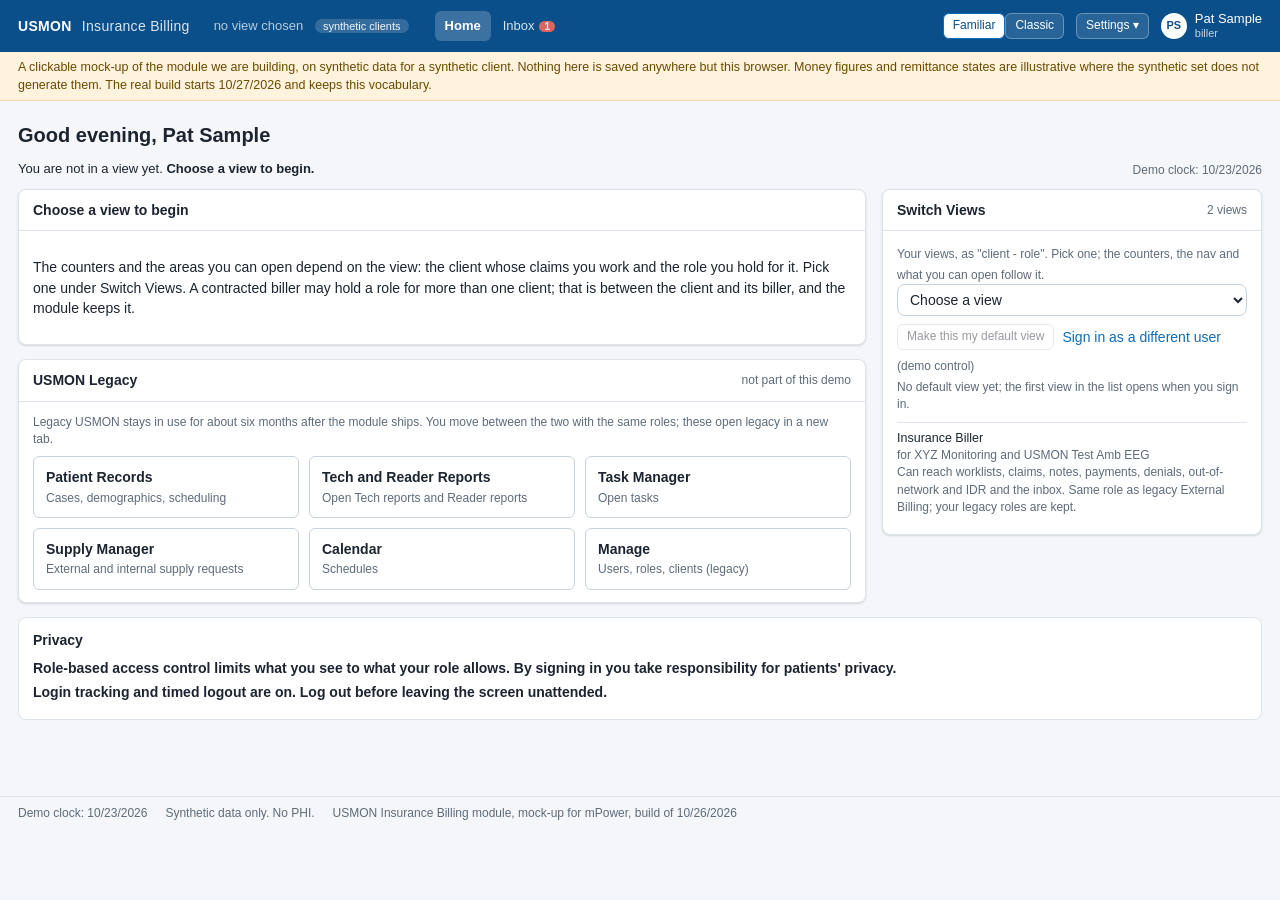
<file: app/index.html>
<!DOCTYPE html>
<html lang="en" data-view="familiar">
<head>
<meta charset="utf-8">
<meta name="viewport" content="width=device-width, initial-scale=1">
<meta name="robots" content="noindex,nofollow">
<title>XYZ Monitoring · Insurance Billing (demo)</title>
<link id="theme-familiar" rel="stylesheet" href="theme-familiar.css">
<link id="theme-classic" rel="stylesheet" href="theme-classic.css" disabled>
</head>
<body>
<header class="topbar">
  <div class="brand">USMON <span>Insurance Billing</span></div>
  <div class="tenant" id="tenantbox"></div>
  <nav id="nav" class="menu"></nav>
  <div class="right">
    <div id="viewswitch" class="viewswitch" title="Every user can switch views; same data and state"></div>
    <div class="settings">
      <button type="button" id="settingsbtn" class="btn sm" data-act="settings-toggle">Settings ▾</button>
      <div id="settingsmenu" class="settingsmenu"></div>
    </div>
    <div id="userbox" class="userbox"></div>
  </div>
</header>
<div class="banner">A clickable mock-up of the module we are building, on synthetic data for a synthetic client. Nothing here is saved anywhere but this browser. Money figures and remittance states are illustrative where the synthetic set does not generate them. The real build starts 10/27/2026 and keeps this vocabulary.</div>
<main id="scene" class="scene"></main>
<footer class="statusbar"><span class="sunk" id="statusleft">Demo clock: 10/23/2026</span><span class="sunk">Synthetic data only. No PHI.</span><span class="sunk">USMON Insurance Billing module, mock-up for mPower, build of 10/26/2026</span></footer>
<div id="dialog" class="dialog-wrap"></div>
<div id="toasts" class="toasts"></div>
<script src="data.js"></script>
<script src="state.js"></script>
<script src="scenes/home.js"></script>
<script src="scenes/worklist.js"></script>
<script src="scenes/notes.js"></script>
<script src="scenes/claim.js"></script>
<script src="scenes/assign.js"></script>
<script src="scenes/settings.js"></script>
<script src="scenes/payments.js"></script>
<script src="scenes/denials.js"></script>
<script src="scenes/idr.js"></script>
<script src="scenes/inbox.js"></script>
<script src="scenes/reports.js"></script>
<script src="app.js"></script>
</body>
</html>
</file>
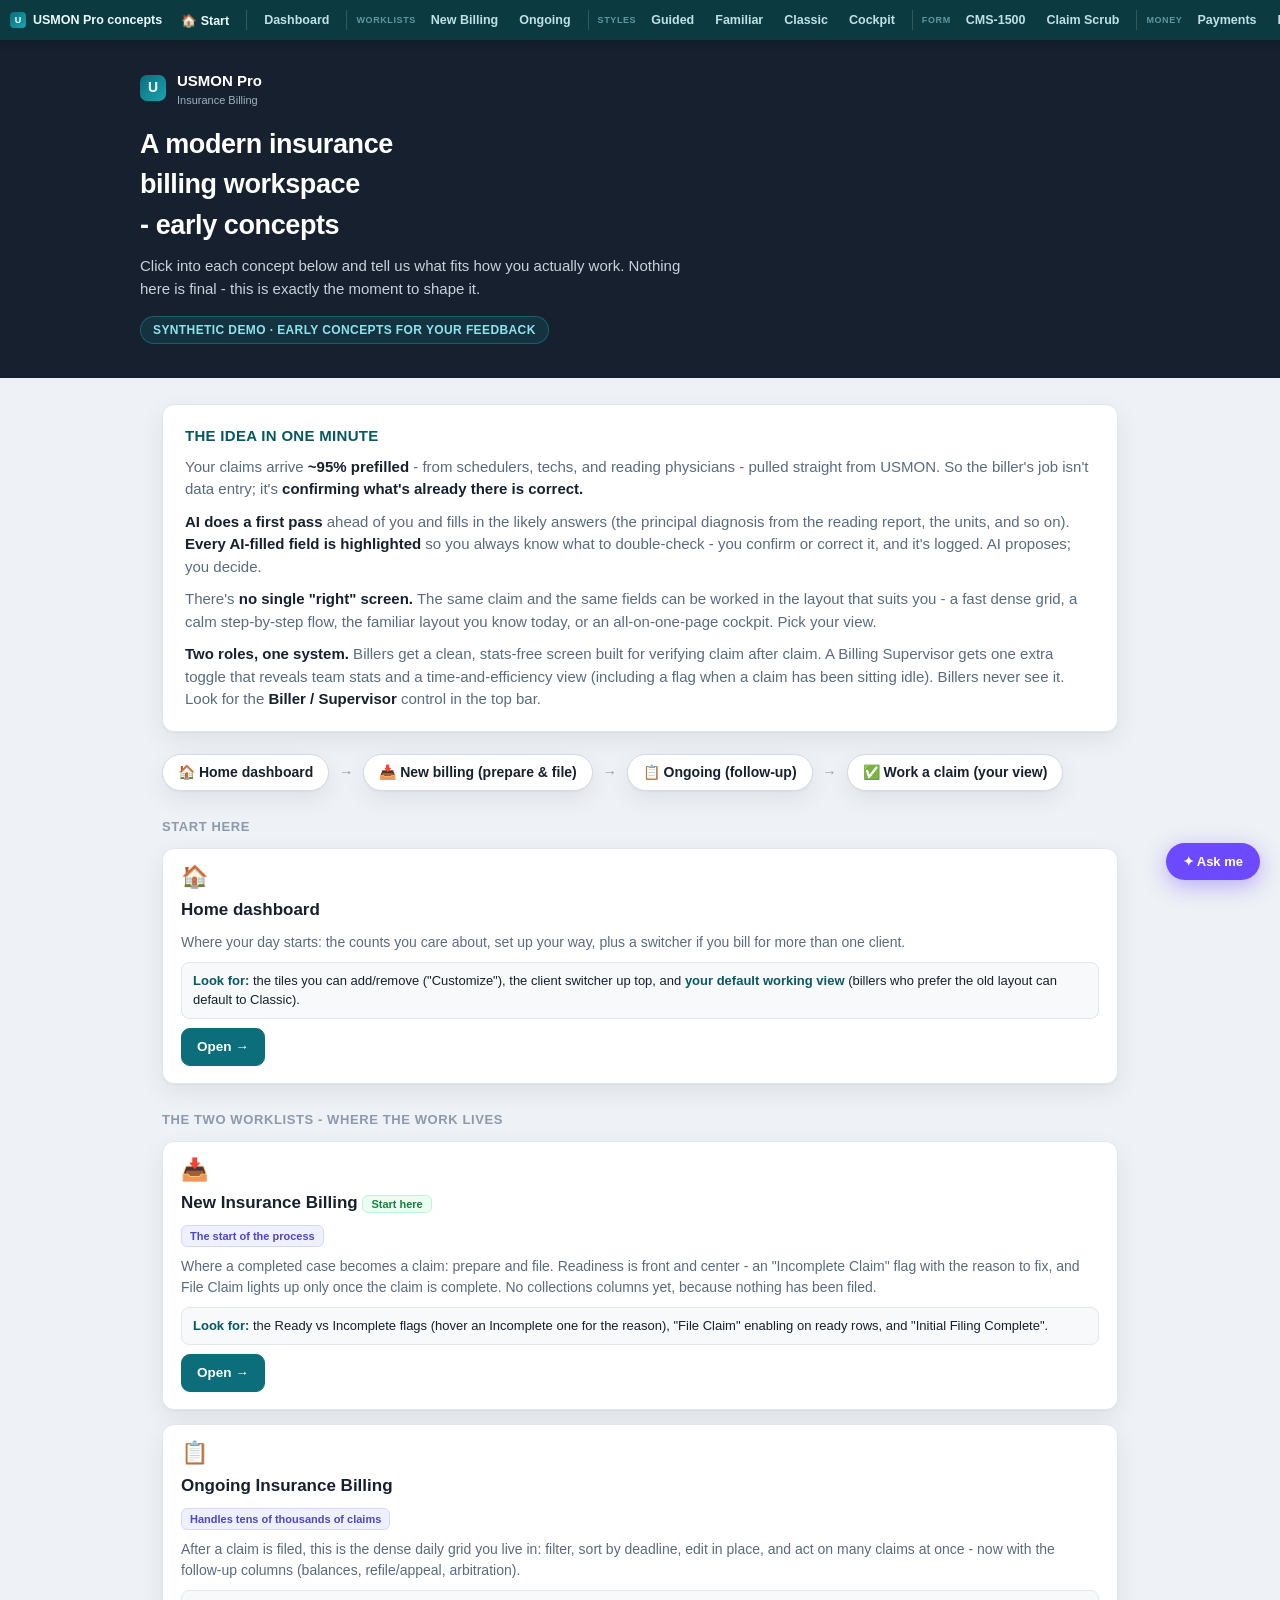
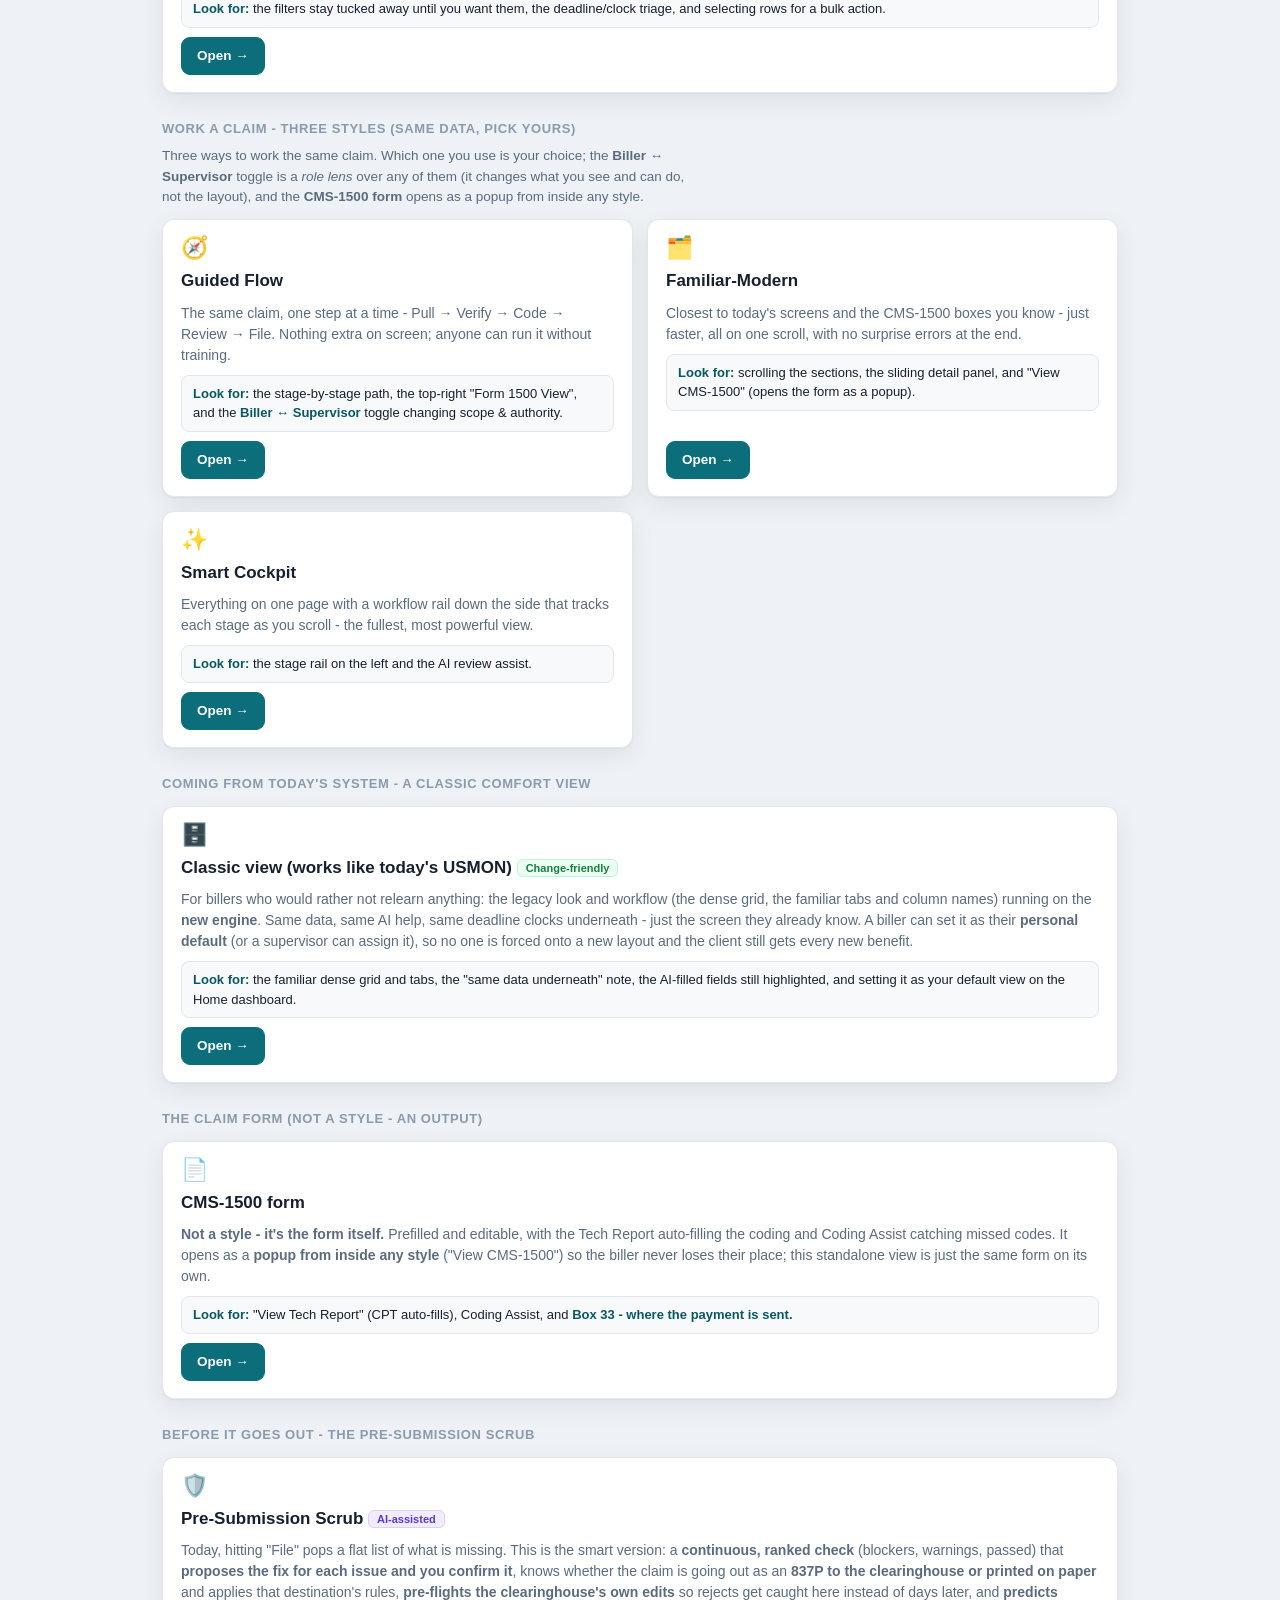
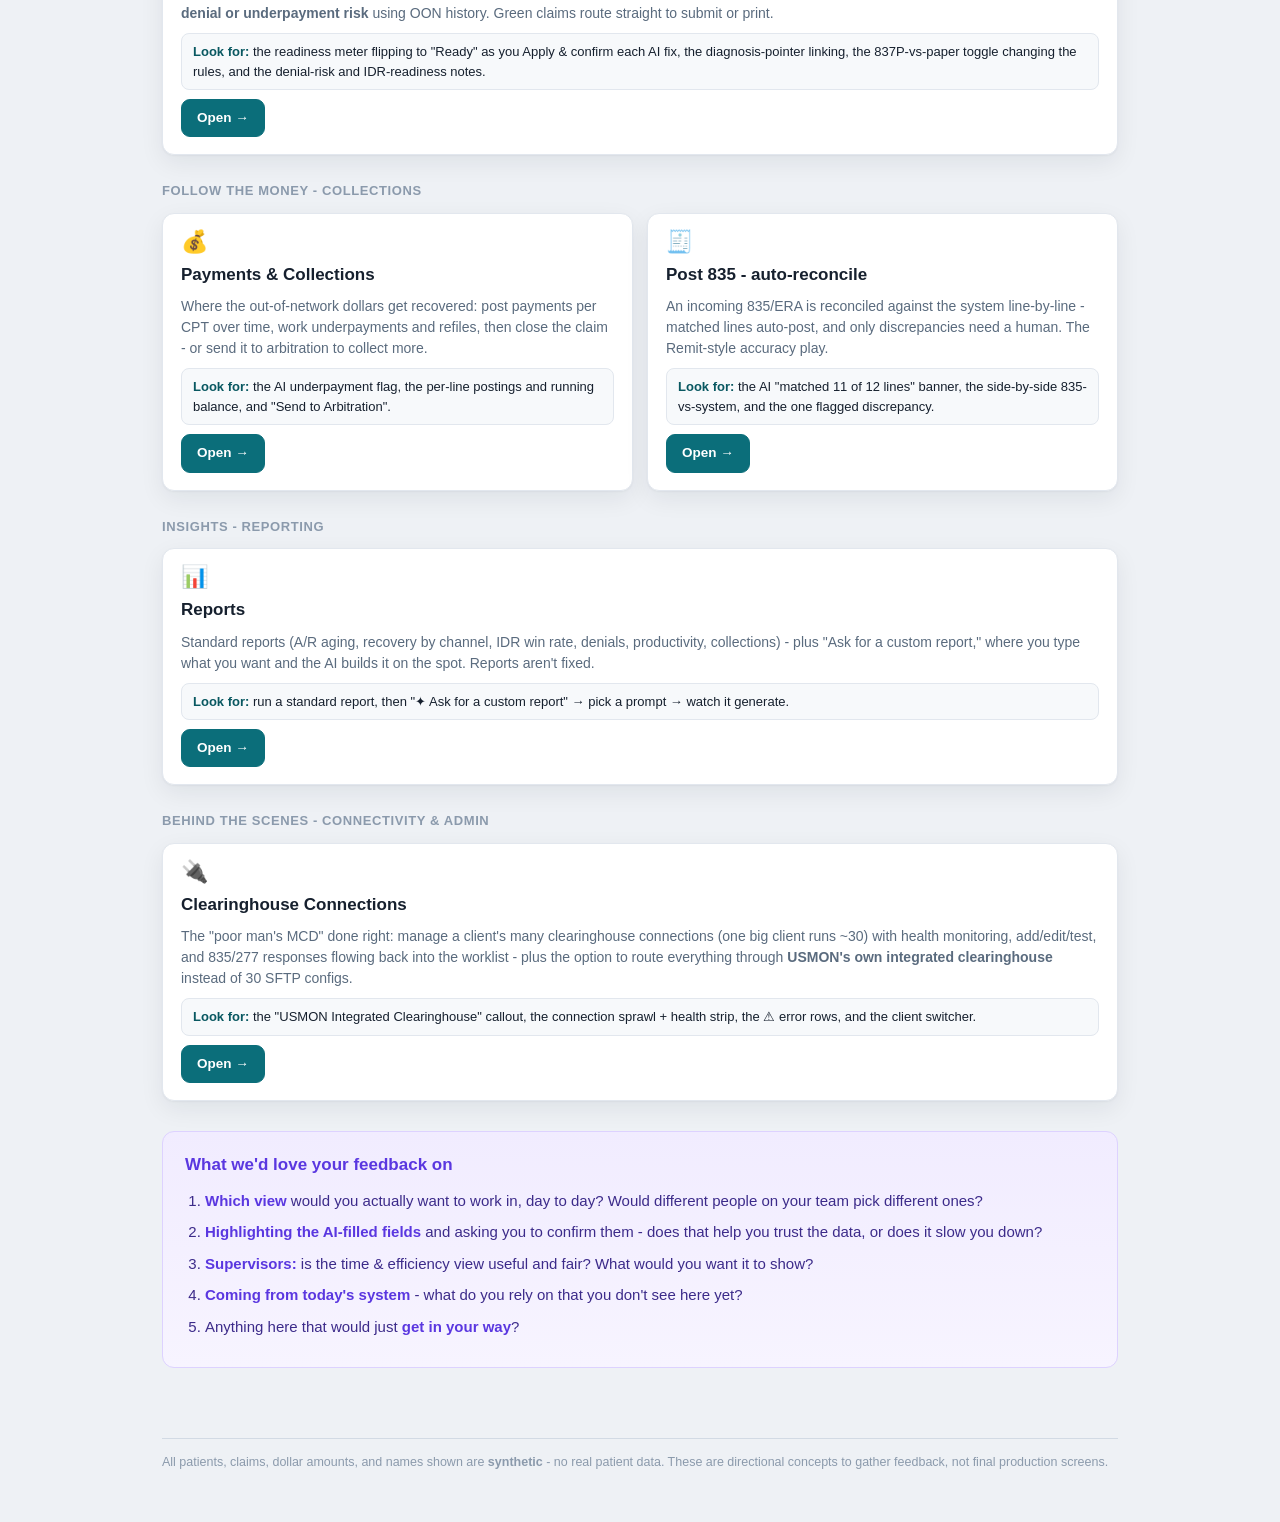
<file: concepts.html>
<!doctype html>
<html lang="en">
<head>
<meta charset="utf-8">
<meta name="robots" content="noindex,nofollow">
<meta name="viewport" content="width=device-width, initial-scale=1">
<title>USMON Insurance Billing - Concept Preview</title>
<style>
  :root{
    --canvas:#eef1f5; --surface:#ffffff; --surface-2:#f7f9fb;
    --ink:#16202e; --muted:#5a6b7e; --faint:#8b9aac;
    --line:#e2e7ee; --line-strong:#d2dae4;
    --primary:#0b6e7a; --primary-dark:#095861; --primary-tint:#e6f3f4; --primary-line:#bfe3e6;
    --idr:#4f46c4; --idr-tint:#eef0fd; --idr-line:#d6d8f7;
    --ai:#6d4aff; --ai-tint:#f1ecff; --ai-line:#ddd2ff; --ai-dark:#5a37e0;
    --ok:#15803d; --ok-tint:#ecfdf3;
    --mono:ui-monospace,"SF Mono","Cascadia Code",Menlo,Consolas,monospace;
    --sans:-apple-system,BlinkMacSystemFont,"Segoe UI",Roboto,Helvetica,Arial,sans-serif;
    --radius:12px; --shadow:0 1px 2px rgba(16,32,46,.04),0 8px 24px rgba(16,32,46,.07);
  }
  *{box-sizing:border-box}
  @media (prefers-reduced-motion:reduce){*{transition:none!important}}
  body{margin:0;font-family:var(--sans);color:var(--ink);background:var(--canvas);font-size:15px;line-height:1.5;-webkit-font-smoothing:antialiased}
  a{color:var(--primary);text-decoration:none}
  .mono{font-family:var(--mono)}

  header.top{background:var(--ink);color:#fff;padding:30px 22px 34px}
  .top .in{max-width:1000px;margin:0 auto}
  .brand{display:flex;align-items:center;gap:11px;font-weight:700;font-size:15px;margin-bottom:18px}
  .brand .dot{width:26px;height:26px;border-radius:7px;background:linear-gradient(135deg,var(--primary),#1aa3b2);display:grid;place-items:center;font-size:14px}
  .brand small{display:block;font-weight:500;color:#9fb0c0;font-size:11px;line-height:1;margin-top:2px}
  .top h1{font-size:27px;margin:0;font-weight:800;letter-spacing:-.4px;text-wrap:balance;max-width:20ch}
  .top p{margin:10px 0 0;color:#c7d2dd;font-size:15px;max-width:66ch}
  .badge{display:inline-block;margin-top:16px;font-size:12px;font-weight:700;letter-spacing:.4px;text-transform:uppercase;color:#8fe3ec;background:rgba(26,163,178,.14);border:1px solid rgba(26,163,178,.4);border-radius:999px;padding:4px 12px}

  main{max-width:1000px;margin:0 auto;padding:26px 22px 70px}
  .lead{background:var(--surface);border:1px solid var(--line);border-radius:var(--radius);box-shadow:var(--shadow);padding:20px 22px;margin-bottom:22px}
  .lead h2{margin:0 0 8px;font-size:15px;letter-spacing:.3px;text-transform:uppercase;color:var(--primary-dark)}
  .lead p{margin:0 0 10px;color:var(--muted)}
  .lead p:last-child{margin-bottom:0}
  .lead b{color:var(--ink)}

  .flow{display:flex;align-items:center;gap:10px;flex-wrap:wrap;margin:18px 0 26px;font-weight:700;font-size:14px}
  .flow .step{background:var(--surface);border:1px solid var(--line-strong);border-radius:999px;padding:7px 15px;box-shadow:var(--shadow)}
  .flow .arr{color:var(--faint);font-weight:800}

  h2.group{font-size:13px;text-transform:uppercase;letter-spacing:.6px;color:var(--faint);margin:26px 0 12px;font-weight:800}
  .cards{display:grid;grid-template-columns:repeat(2,1fr);gap:14px}
  @media(max-width:720px){.cards{grid-template-columns:1fr}}
  .card{background:var(--surface);border:1px solid var(--line);border-radius:var(--radius);box-shadow:var(--shadow);padding:17px 18px;display:flex;flex-direction:column;gap:9px;transition:.14s}
  .card:hover{border-color:var(--primary-line);box-shadow:0 2px 4px rgba(16,32,46,.05),0 12px 30px rgba(16,32,46,.10);transform:translateY(-1px)}
  .card.wide{grid-column:1/-1}
  .card .ico{font-size:22px;line-height:1}
  .card h3{margin:0;font-size:17px;font-weight:700}
  .card .pitch{color:var(--muted);font-size:14px;margin:0}
  .card .look{font-size:13px;color:var(--ink);background:var(--surface-2);border:1px solid var(--line);border-radius:8px;padding:8px 11px}
  .card .look b{color:var(--primary-dark)}
  .card .go{margin-top:auto;align-self:flex-start;background:var(--primary);color:#fff;font-weight:700;font-size:13.5px;padding:8px 15px;border-radius:9px;border:1px solid var(--primary)}
  .card .go:hover{background:var(--primary-dark)}
  .tagrow{display:flex;gap:7px;flex-wrap:wrap}
  .t{font-size:11px;font-weight:700;padding:2px 8px;border-radius:6px}
  .t.ai{background:var(--ai-tint);color:var(--ai-dark);border:1px solid var(--ai-line)}
  .t.idr{background:var(--idr-tint);color:var(--idr);border:1px solid var(--idr-line)}
  .t.new{background:var(--ok-tint);color:var(--ok);border:1px solid #bbf7d0}

  .feedback{background:linear-gradient(180deg,var(--ai-tint),#f7f4ff);border:1px solid var(--ai-line);border-radius:var(--radius);padding:20px 22px;margin-top:30px}
  .feedback h2{margin:0 0 12px;font-size:17px;color:var(--ai-dark)}
  .feedback ol{margin:0;padding-left:20px;color:#3c2b8a}
  .feedback li{margin-bottom:9px}
  .feedback li b{color:var(--ai-dark)}

  footer{max-width:1000px;margin:0 auto;padding:0 22px 50px;color:var(--faint);font-size:12.5px}
  footer hr{border:none;border-top:1px solid var(--line-strong);margin:0 0 14px}
</style>
</head>
<body>

<header class="top">
  <div class="in">
    <div class="brand"><span class="dot">U</span><div>USMON&nbsp;Pro<small>Insurance Billing</small></div></div>
    <h1>A modern insurance billing workspace - early concepts</h1>
    <p>Click into each concept below and tell us what fits how you actually work. Nothing here is final - this is exactly the moment to shape it.</p>
    <span class="badge">Synthetic demo · early concepts for your feedback</span>
  </div>
</header>

<main>
  <div class="lead">
    <h2>The idea in one minute</h2>
    <p>Your claims arrive <b>~95% prefilled</b> - from schedulers, techs, and reading physicians - pulled straight from USMON. So the biller's job isn't data entry; it's <b>confirming what's already there is correct.</b></p>
    <p><b>AI does a first pass</b> ahead of you and fills in the likely answers (the principal diagnosis from the reading report, the units, and so on). <b>Every AI-filled field is highlighted</b> so you always know what to double-check - you confirm or correct it, and it's logged. AI proposes; you decide.</p>
    <p>There's <b>no single "right" screen.</b> The same claim and the same fields can be worked in the layout that suits you - a fast dense grid, a calm step-by-step flow, the familiar layout you know today, or an all-on-one-page cockpit. Pick your view.</p>
    <p><b>Two roles, one system.</b> Billers get a clean, stats-free screen built for verifying claim after claim. A Billing Supervisor gets one extra toggle that reveals team stats and a time-and-efficiency view (including a flag when a claim has been sitting idle). Billers never see it. Look for the <b>Biller / Supervisor</b> control in the top bar.</p>
  </div>

  <div class="flow">
    <span class="step">🏠 Home dashboard</span><span class="arr">→</span>
    <span class="step">📥 New billing (prepare &amp; file)</span><span class="arr">→</span>
    <span class="step">📋 Ongoing (follow-up)</span><span class="arr">→</span>
    <span class="step">✅ Work a claim (your view)</span>
  </div>

  <h2 class="group">Start here</h2>
  <div class="cards">
    <div class="card wide">
      <div class="ico">🏠</div>
      <h3>Home dashboard</h3>
      <p class="pitch">Where your day starts: the counts you care about, set up your way, plus a switcher if you bill for more than one client.</p>
      <div class="look"><b>Look for:</b> the tiles you can add/remove ("Customize"), the client switcher up top, and <b>your default working view</b> (billers who prefer the old layout can default to Classic).</div>
      <a class="go" href="prototype-home-dashboard.html" target="_blank" rel="noopener">Open →</a>
    </div>
  </div>

  <h2 class="group">The two worklists - where the work lives</h2>
  <div class="cards">
    <div class="card wide">
      <div class="ico">📥</div>
      <h3>New Insurance Billing <span class="t new" style="vertical-align:middle">Start here</span></h3>
      <div class="tagrow"><span class="t idr">The start of the process</span></div>
      <p class="pitch">Where a completed case becomes a claim: prepare and file. Readiness is front and center - an "Incomplete Claim" flag with the reason to fix, and File Claim lights up only once the claim is complete. No collections columns yet, because nothing has been filed.</p>
      <div class="look"><b>Look for:</b> the Ready vs Incomplete flags (hover an Incomplete one for the reason), "File Claim" enabling on ready rows, and "Initial Filing Complete".</div>
      <a class="go" href="prototype-new-billing.html" target="_blank" rel="noopener">Open →</a>
    </div>
    <div class="card wide">
      <div class="ico">📋</div>
      <h3>Ongoing Insurance Billing</h3>
      <div class="tagrow"><span class="t idr">Handles tens of thousands of claims</span></div>
      <p class="pitch">After a claim is filed, this is the dense daily grid you live in: filter, sort by deadline, edit in place, and act on many claims at once - now with the follow-up columns (balances, refile/appeal, arbitration).</p>
      <div class="look"><b>Look for:</b> the filters stay tucked away until you want them, the deadline/clock triage, and selecting rows for a bulk action.</div>
      <a class="go" href="prototype-ops-worklist.html" target="_blank" rel="noopener">Open →</a>
    </div>
  </div>

  <h2 class="group">Work a claim - three styles (same data, pick yours)</h2>
  <p style="margin:-4px 0 12px;color:var(--muted);font-size:13.5px;max-width:70ch">Three ways to work the same claim. Which one you use is your choice; the <b>Biller ↔ Supervisor</b> toggle is a <i>role lens</i> over any of them (it changes what you see and can do, not the layout), and the <b>CMS-1500 form</b> opens as a popup from inside any style.</p>
  <div class="cards">
    <div class="card">
      <div class="ico">🧭</div>
      <h3>Guided Flow</h3>
      <p class="pitch">The same claim, one step at a time - Pull → Verify → Code → Review → File. Nothing extra on screen; anyone can run it without training.</p>
      <div class="look"><b>Look for:</b> the stage-by-stage path, the top-right "Form 1500 View", and the <b>Biller ↔ Supervisor</b> toggle changing scope &amp; authority.</div>
      <a class="go" href="prototype-guided-flow.html" target="_blank" rel="noopener">Open →</a>
    </div>
    <div class="card">
      <div class="ico">🗂️</div>
      <h3>Familiar-Modern</h3>
      <p class="pitch">Closest to today's screens and the CMS-1500 boxes you know - just faster, all on one scroll, with no surprise errors at the end.</p>
      <div class="look"><b>Look for:</b> scrolling the sections, the sliding detail panel, and "View CMS-1500" (opens the form as a popup).</div>
      <a class="go" href="prototype-familiar-modern.html" target="_blank" rel="noopener">Open →</a>
    </div>
    <div class="card">
      <div class="ico">✨</div>
      <h3>Smart Cockpit</h3>
      <p class="pitch">Everything on one page with a workflow rail down the side that tracks each stage as you scroll - the fullest, most powerful view.</p>
      <div class="look"><b>Look for:</b> the stage rail on the left and the AI review assist.</div>
      <a class="go" href="prototype-v5-router.html" target="_blank" rel="noopener">Open →</a>
    </div>
  </div>

  <h2 class="group">Coming from today's system - a Classic comfort view</h2>
  <div class="cards">
    <div class="card wide">
      <div class="ico">🗄️</div>
      <h3>Classic view (works like today's USMON) <span class="t new" style="vertical-align:middle">Change-friendly</span></h3>
      <p class="pitch">For billers who would rather not relearn anything: the legacy look and workflow (the dense grid, the familiar tabs and column names) running on the <b>new engine</b>. Same data, same AI help, same deadline clocks underneath - just the screen they already know. A biller can set it as their <b>personal default</b> (or a supervisor can assign it), so no one is forced onto a new layout and the client still gets every new benefit.</p>
      <div class="look"><b>Look for:</b> the familiar dense grid and tabs, the "same data underneath" note, the AI-filled fields still highlighted, and setting it as your default view on the Home dashboard.</div>
      <a class="go" href="prototype-classic.html" target="_blank" rel="noopener">Open →</a>
    </div>
  </div>

  <h2 class="group">The claim form (not a style - an output)</h2>
  <div class="cards">
    <div class="card wide">
      <div class="ico">📄</div>
      <h3>CMS-1500 form</h3>
      <p class="pitch"><b>Not a style - it's the form itself.</b> Prefilled and editable, with the Tech Report auto-filling the coding and Coding Assist catching missed codes. It opens as a <b>popup from inside any style</b> ("View CMS-1500") so the biller never loses their place; this standalone view is just the same form on its own.</p>
      <div class="look"><b>Look for:</b> "View Tech Report" (CPT auto-fills), Coding Assist, and <b>Box 33 - where the payment is sent.</b></div>
      <a class="go" href="prototype-cms1500.html" target="_blank" rel="noopener">Open →</a>
    </div>
  </div>

  <h2 class="group">Before it goes out - the pre-submission scrub</h2>
  <div class="cards">
    <div class="card wide">
      <div class="ico">🛡️</div>
      <h3>Pre-Submission Scrub <span class="t ai" style="vertical-align:middle">AI-assisted</span></h3>
      <p class="pitch">Today, hitting "File" pops a flat list of what is missing. This is the smart version: a <b>continuous, ranked check</b> (blockers, warnings, passed) that <b>proposes the fix for each issue and you confirm it</b>, knows whether the claim is going out as an <b>837P to the clearinghouse or printed on paper</b> and applies that destination's rules, <b>pre-flights the clearinghouse's own edits</b> so rejects get caught here instead of days later, and <b>predicts denial or underpayment risk</b> using OON history. Green claims route straight to submit or print.</p>
      <div class="look"><b>Look for:</b> the readiness meter flipping to "Ready" as you Apply &amp; confirm each AI fix, the diagnosis-pointer linking, the 837P-vs-paper toggle changing the rules, and the denial-risk and IDR-readiness notes.</div>
      <a class="go" href="prototype-scrub.html" target="_blank" rel="noopener">Open →</a>
    </div>
  </div>

  <h2 class="group">Follow the money - collections</h2>
  <div class="cards">
    <div class="card">
      <div class="ico">💰</div>
      <h3>Payments &amp; Collections</h3>
      <p class="pitch">Where the out-of-network dollars get recovered: post payments per CPT over time, work underpayments and refiles, then close the claim - or send it to arbitration to collect more.</p>
      <div class="look"><b>Look for:</b> the AI underpayment flag, the per-line postings and running balance, and "Send to Arbitration".</div>
      <a class="go" href="prototype-payments.html" target="_blank" rel="noopener">Open →</a>
    </div>
    <div class="card">
      <div class="ico">🧾</div>
      <h3>Post 835 - auto-reconcile</h3>
      <p class="pitch">An incoming 835/ERA is reconciled against the system line-by-line - matched lines auto-post, and only discrepancies need a human. The Remit-style accuracy play.</p>
      <div class="look"><b>Look for:</b> the AI "matched 11 of 12 lines" banner, the side-by-side 835-vs-system, and the one flagged discrepancy.</div>
      <a class="go" href="prototype-post-payments.html" target="_blank" rel="noopener">Open →</a>
    </div>
  </div>

  <h2 class="group">Insights - reporting</h2>
  <div class="cards">
    <div class="card wide">
      <div class="ico">📊</div>
      <h3>Reports</h3>
      <p class="pitch">Standard reports (A/R aging, recovery by channel, IDR win rate, denials, productivity, collections) - plus "Ask for a custom report," where you type what you want and the AI builds it on the spot. Reports aren't fixed.</p>
      <div class="look"><b>Look for:</b> run a standard report, then "✦ Ask for a custom report" → pick a prompt → watch it generate.</div>
      <a class="go" href="prototype-reports.html" target="_blank" rel="noopener">Open →</a>
    </div>
  </div>

  <h2 class="group">Behind the scenes - connectivity &amp; admin</h2>
  <div class="cards">
    <div class="card wide">
      <div class="ico">🔌</div>
      <h3>Clearinghouse Connections</h3>
      <p class="pitch">The "poor man's MCD" done right: manage a client's many clearinghouse connections (one big client runs ~30) with health monitoring, add/edit/test, and 835/277 responses flowing back into the worklist - plus the option to route everything through <b>USMON's own integrated clearinghouse</b> instead of 30 SFTP configs.</p>
      <div class="look"><b>Look for:</b> the "USMON Integrated Clearinghouse" callout, the connection sprawl + health strip, the ⚠ error rows, and the client switcher.</div>
      <a class="go" href="prototype-clearinghouses.html" target="_blank" rel="noopener">Open →</a>
    </div>
  </div>

  <div class="feedback">
    <h2>What we'd love your feedback on</h2>
    <ol>
      <li><b>Which view</b> would you actually want to work in, day to day? Would different people on your team pick different ones?</li>
      <li><b>Highlighting the AI-filled fields</b> and asking you to confirm them - does that help you trust the data, or does it slow you down?</li>
      <li><b>Supervisors:</b> is the time &amp; efficiency view useful and fair? What would you want it to show?</li>
      <li><b>Coming from today's system</b> - what do you rely on that you don't see here yet?</li>
      <li>Anything here that would just <b>get in your way</b>?</li>
    </ol>
  </div>
</main>

<footer>
  <hr>
  All patients, claims, dollar amounts, and names shown are <b>synthetic</b> - no real patient data. These are directional concepts to gather feedback, not final production screens.
</footer>

<script src="demo-nav.js"></script>
</body>
</html>
</file>
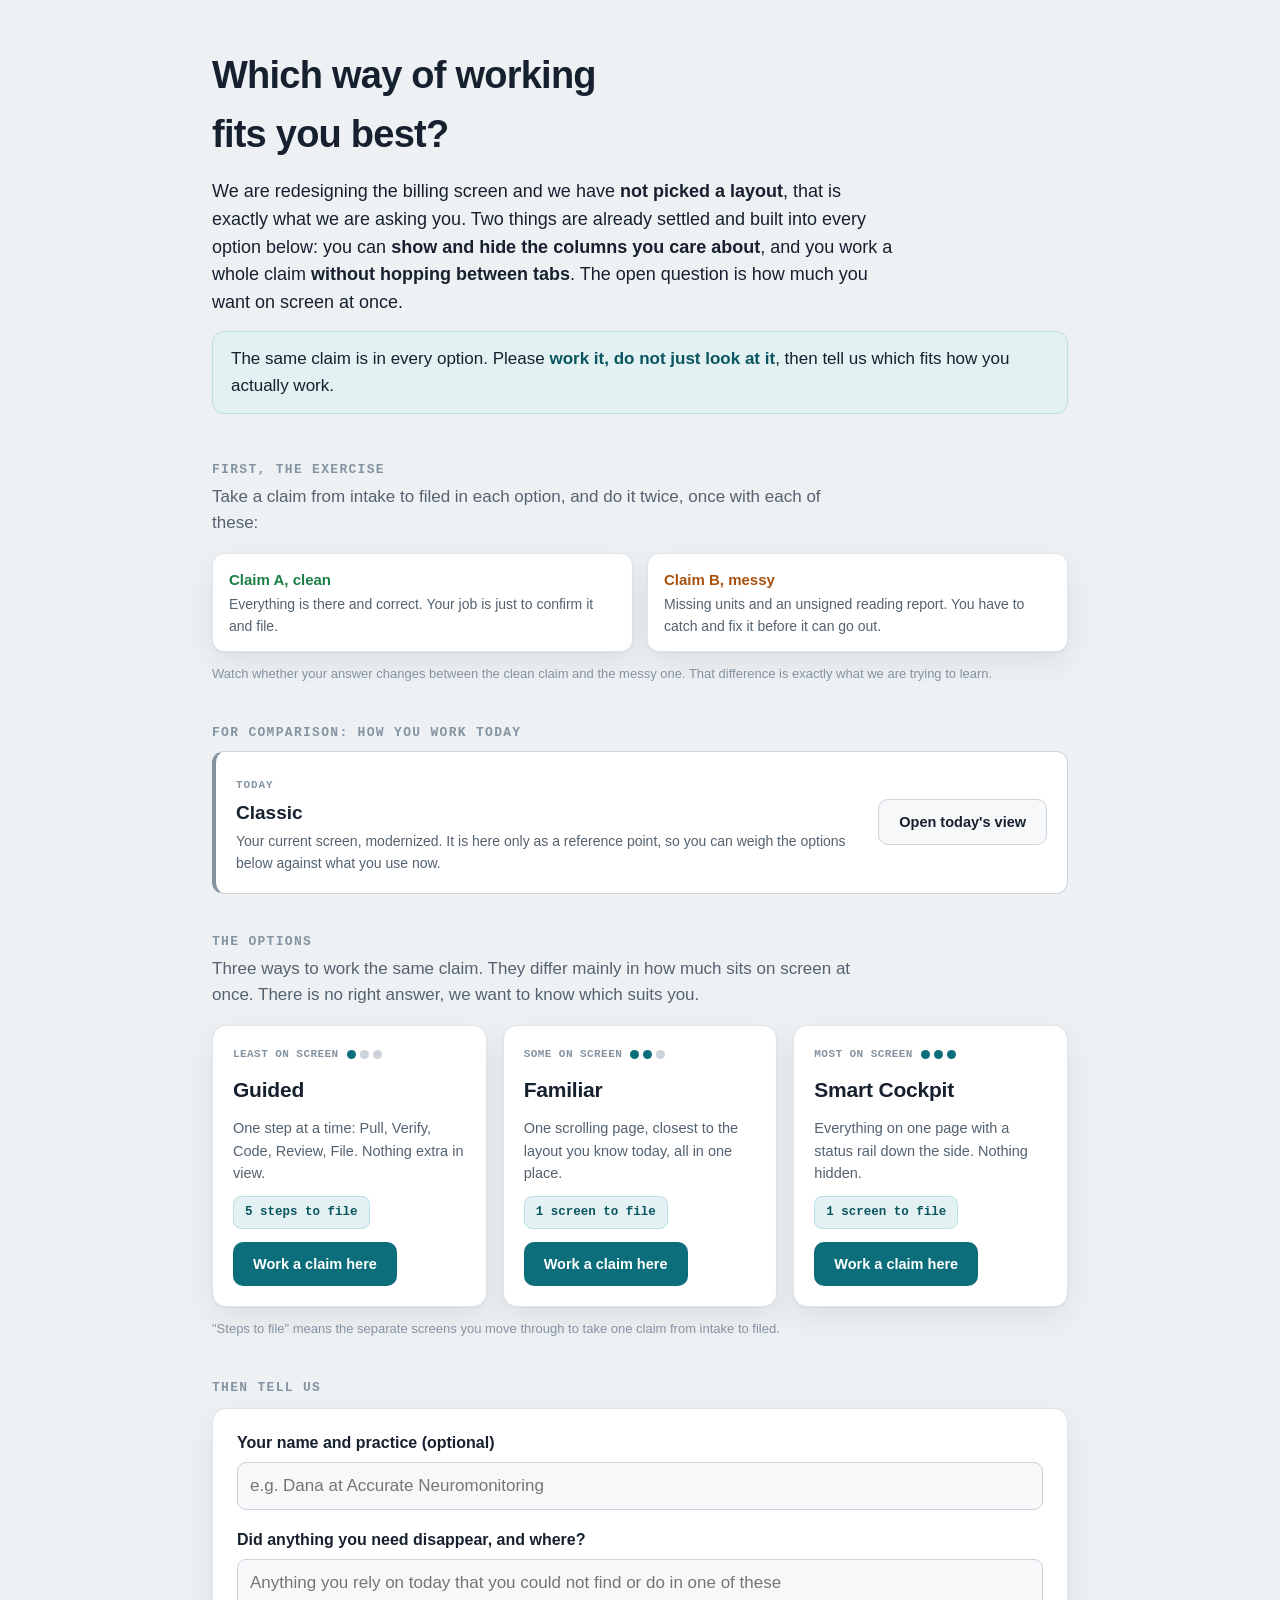
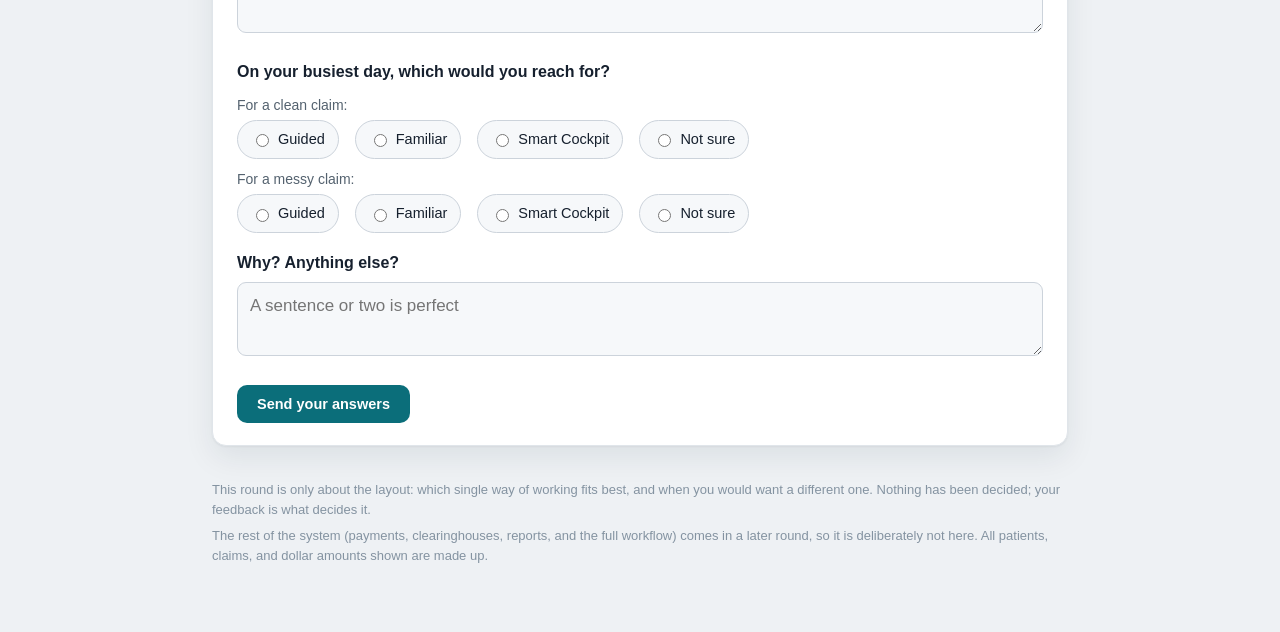
<file: earlier-layout-ideas.html>
<!doctype html>
<html lang="en">
<head>
<meta charset="utf-8">
<meta name="viewport" content="width=device-width, initial-scale=1">
<meta name="robots" content="noindex,nofollow">
<title>USMON Insurance Billing: which layout works best for you?</title>
<style>
  :root{
    --canvas:#eef1f4; --surface:#ffffff; --surface-2:#f6f8fa;
    --ink:#16202e; --muted:#54626f; --faint:#8493a1;
    --line:#e0e5ea; --line-strong:#ccd3db;
    --teal:#0b6e7a; --teal-dark:#095560; --teal-tint:#e3f1f2; --teal-line:#b9e0e3;
    --ok:#1b7f43; --amber:#a8500f;
    --sans:-apple-system,BlinkMacSystemFont,"Segoe UI",Roboto,Helvetica,Arial,sans-serif;
    --mono:ui-monospace,"SF Mono","Cascadia Code",Menlo,Consolas,monospace;
    --radius:14px; --shadow:0 1px 2px rgba(16,32,46,.05),0 12px 30px rgba(16,32,46,.08);
  }
  @media (prefers-color-scheme:dark){
    :root{--canvas:#0e1620;--surface:#152030;--surface-2:#111a26;--ink:#e8eef4;--muted:#9fb0bf;--faint:#6f8091;--line:#233242;--line-strong:#31445a;--teal:#4fc7d4;--teal-dark:#7ed8e2;--teal-tint:#0f2d33;--teal-line:#1c4a52;--ok:#5fce8b;--amber:#e39a5e;--shadow:0 1px 2px rgba(0,0,0,.3),0 12px 30px rgba(0,0,0,.45)}
  }
  :root[data-theme="dark"]{--canvas:#0e1620;--surface:#152030;--surface-2:#111a26;--ink:#e8eef4;--muted:#9fb0bf;--faint:#6f8091;--line:#233242;--line-strong:#31445a;--teal:#4fc7d4;--teal-dark:#7ed8e2;--teal-tint:#0f2d33;--teal-line:#1c4a52;--ok:#5fce8b;--amber:#e39a5e;--shadow:0 1px 2px rgba(0,0,0,.3),0 12px 30px rgba(0,0,0,.45)}
  :root[data-theme="light"]{--canvas:#eef1f4;--surface:#ffffff;--surface-2:#f6f8fa;--ink:#16202e;--muted:#54626f;--faint:#8493a1;--line:#e0e5ea;--line-strong:#ccd3db;--teal:#0b6e7a;--teal-dark:#095560;--teal-tint:#e3f1f2;--teal-line:#b9e0e3;--ok:#1b7f43;--amber:#a8500f;--shadow:0 1px 2px rgba(16,32,46,.05),0 12px 30px rgba(16,32,46,.08)}
  *{box-sizing:border-box}
  @media (prefers-reduced-motion:reduce){*{transition:none!important}}
  body{margin:0;background:var(--canvas);color:var(--ink);font-family:var(--sans);font-size:17px;line-height:1.55;-webkit-font-smoothing:antialiased}
  .wrap{max-width:900px;margin:0 auto;padding:0 22px}
  header{padding:46px 0 6px}
  h1{font-size:clamp(27px,4.6vw,38px);letter-spacing:-.02em;margin:0 0 14px;font-weight:800;text-wrap:balance;max-width:22ch}
  .intro{font-size:18px;color:var(--ink);max-width:68ch;margin:0 0 12px} .intro b{color:var(--ink)}
  .oneq{background:var(--teal-tint);border:1px solid var(--teal-line);border-radius:12px;padding:14px 18px;margin:14px 0 2px;font-size:17px;color:var(--ink)} .oneq b{color:var(--teal-dark)}
  h2.sec{font-size:13px;font-family:var(--mono);letter-spacing:.1em;text-transform:uppercase;color:var(--faint);font-weight:700;margin:38px 0 4px}
  p.lead{color:var(--muted);margin:0 0 16px;max-width:68ch}
  .claims{display:grid;grid-template-columns:1fr 1fr;gap:14px;margin:6px 0}
  @media(max-width:600px){.claims{grid-template-columns:1fr}}
  .claim{background:var(--surface);border:1px solid var(--line);border-radius:12px;padding:14px 16px;box-shadow:var(--shadow)}
  .claim .t{font-weight:750;font-size:15px;margin:0 0 3px} .claim.clean .t{color:var(--ok)} .claim.messy .t{color:var(--amber)}
  .claim p{margin:0;font-size:14px;color:var(--muted)}
  .today{background:var(--surface);border:1px solid var(--line-strong);border-left:4px solid var(--faint);border-radius:12px;padding:18px 20px;margin:8px 0 6px;display:flex;flex-wrap:wrap;align-items:center;gap:14px}
  .today .body{flex:1;min-width:220px} .today .tag{font-family:var(--mono);font-size:11px;letter-spacing:.08em;text-transform:uppercase;color:var(--faint);font-weight:700}
  .today h3{margin:2px 0 4px;font-size:19px;font-weight:800} .today p{margin:0;font-size:14px;color:var(--muted)}
  .cards{display:grid;grid-template-columns:repeat(3,1fr);gap:16px;margin:6px 0}
  @media(max-width:760px){.cards{grid-template-columns:1fr}}
  .card{background:var(--surface);border:1px solid var(--line);border-radius:var(--radius);box-shadow:var(--shadow);padding:20px;display:flex;flex-direction:column;gap:11px}
  .card:hover{border-color:var(--teal-line);transform:translateY(-2px);box-shadow:0 2px 6px rgba(16,32,46,.06),0 18px 40px rgba(16,32,46,.13);transition:.15s}
  .card h3{margin:0;font-size:21px;font-weight:800;letter-spacing:-.01em} .card p{margin:0;font-size:14.5px;color:var(--muted);flex:1}
  .meter{display:flex;align-items:center;gap:8px;font-family:var(--mono);font-size:11px;letter-spacing:.04em;text-transform:uppercase;color:var(--faint);font-weight:700}
  .pips{display:flex;gap:4px} .pip{width:9px;height:9px;border-radius:50%;background:var(--line-strong)} .pip.on{background:var(--teal)}
  .steps{font-family:var(--mono);font-size:12.5px;color:var(--teal-dark);background:var(--teal-tint);border:1px solid var(--teal-line);border-radius:8px;padding:6px 11px;align-self:flex-start;font-weight:700}
  .btn{display:inline-block;text-decoration:none;font-weight:700;font-size:14.5px;padding:11px 20px;border-radius:10px;white-space:nowrap;border:0;cursor:pointer;font-family:inherit}
  .btn.go{background:var(--teal);color:#fff} .btn.go:hover{background:var(--teal-dark)}
  .btn.ghost{background:var(--surface-2);color:var(--ink);border:1px solid var(--line-strong)} .btn.ghost:hover{border-color:var(--faint)}
  .card .btn.go{align-self:flex-start;margin-top:2px}
  .note{font-size:13px;color:var(--faint);margin:12px 0 0}
  form.ask{background:var(--surface);border:1px solid var(--line);border-radius:var(--radius);box-shadow:var(--shadow);padding:22px 24px;margin:10px 0}
  form.ask label.q{display:block;font-weight:750;font-size:16px;margin:18px 0 6px;color:var(--ink)}
  form.ask label.q:first-of-type{margin-top:0}
  form.ask input[type=text],form.ask textarea{width:100%;font:inherit;color:var(--ink);background:var(--surface-2);border:1px solid var(--line-strong);border-radius:9px;padding:10px 12px}
  form.ask textarea{min-height:64px;resize:vertical}
  form.ask input[type=text]:focus,form.ask textarea:focus{outline:none;border-color:var(--teal);box-shadow:0 0 0 3px var(--teal-tint)}
  form.ask .sublbl{font-size:14px;color:var(--muted);margin:10px 0 4px}
  form.ask .opts{display:flex;flex-wrap:wrap;gap:8px 16px}
  form.ask .opts label{display:inline-flex;align-items:center;gap:6px;font-size:14.5px;color:var(--ink);background:var(--surface-2);border:1px solid var(--line-strong);border-radius:999px;padding:7px 13px;cursor:pointer}
  form.ask .opts input{accent-color:var(--teal)}
  form.ask .send{margin-top:20px}
  footer{padding:24px 0 60px;color:var(--faint);font-size:13px} footer p{margin:0 0 6px;max-width:none}
</style>
</head>
<body>

<header>
  <div class="wrap">
    <h1>Which way of working fits you best?</h1>
    <p class="intro">We are redesigning the billing screen and we have <b>not picked a layout</b>, that is exactly what we are asking you. Two things are already settled and built into every option below: you can <b>show and hide the columns you care about</b>, and you work a whole claim <b>without hopping between tabs</b>. The open question is how much you want on screen at once.</p>
    <div class="oneq">The same claim is in every option. Please <b>work it, do not just look at it</b>, then tell us which fits how you actually work.</div>
  </div>
</header>

<main class="wrap">
  <h2 class="sec">First, the exercise</h2>
  <p class="lead">Take a claim from intake to filed in each option, and do it twice, once with each of these:</p>
  <div class="claims">
    <div class="claim clean"><p class="t">Claim A, clean</p><p>Everything is there and correct. Your job is just to confirm it and file.</p></div>
    <div class="claim messy"><p class="t">Claim B, messy</p><p>Missing units and an unsigned reading report. You have to catch and fix it before it can go out.</p></div>
  </div>
  <p class="note">Watch whether your answer changes between the clean claim and the messy one. That difference is exactly what we are trying to learn.</p>

  <h2 class="sec">For comparison: how you work today</h2>
  <div class="today">
    <div class="body">
      <span class="tag">Today</span>
      <h3>Classic</h3>
      <p>Your current screen, modernized. It is here only as a reference point, so you can weigh the options below against what you use now.</p>
    </div>
    <a class="btn ghost" href="prototype-classic.html?review=1" target="_blank" rel="noopener">Open today's view</a>
  </div>

  <h2 class="sec">The options</h2>
  <p class="lead">Three ways to work the same claim. They differ mainly in how much sits on screen at once. There is no right answer, we want to know which suits you.</p>
  <div class="cards">
    <div class="card">
      <div class="meter">Least on screen <span class="pips"><span class="pip on"></span><span class="pip"></span><span class="pip"></span></span></div>
      <h3>Guided</h3>
      <p>One step at a time: Pull, Verify, Code, Review, File. Nothing extra in view.</p>
      <span class="steps">5 steps to file</span>
      <a class="btn go" href="prototype-guided-flow.html?review=1" target="_blank" rel="noopener">Work a claim here</a>
    </div>
    <div class="card">
      <div class="meter">Some on screen <span class="pips"><span class="pip on"></span><span class="pip on"></span><span class="pip"></span></span></div>
      <h3>Familiar</h3>
      <p>One scrolling page, closest to the layout you know today, all in one place.</p>
      <span class="steps">1 screen to file</span>
      <a class="btn go" href="prototype-familiar-modern.html?review=1" target="_blank" rel="noopener">Work a claim here</a>
    </div>
    <div class="card">
      <div class="meter">Most on screen <span class="pips"><span class="pip on"></span><span class="pip on"></span><span class="pip on"></span></span></div>
      <h3>Smart Cockpit</h3>
      <p>Everything on one page with a status rail down the side. Nothing hidden.</p>
      <span class="steps">1 screen to file</span>
      <a class="btn go" href="prototype-v5-router.html?review=1" target="_blank" rel="noopener">Work a claim here</a>
    </div>
  </div>
  <p class="note">"Steps to file" means the separate screens you move through to take one claim from intake to filed.</p>

  <h2 class="sec">Then tell us</h2>
  <form class="ask" action="https://formsubmit.co/tasks@usmon.com" method="POST">
    <input type="hidden" name="_subject" value="USMON layout review">
    <input type="hidden" name="_template" value="table">
    <input type="hidden" name="_captcha" value="false">
    <input type="hidden" name="_next" value="https://demo.usmon.com/thanks.html">
    <input type="text" name="_honey" style="display:none" tabindex="-1" autocomplete="off" aria-hidden="true">

    <label class="q">Your name and practice (optional)</label>
    <input type="text" name="Name and practice" placeholder="e.g. Dana at Accurate Neuromonitoring">

    <label class="q">Did anything you need disappear, and where?</label>
    <textarea name="Anything missing" placeholder="Anything you rely on today that you could not find or do in one of these"></textarea>

    <label class="q">On your busiest day, which would you reach for?</label>
    <div class="sublbl">For a clean claim:</div>
    <div class="opts">
      <label><input type="radio" name="Busiest day, clean claim" value="Guided"> Guided</label>
      <label><input type="radio" name="Busiest day, clean claim" value="Familiar"> Familiar</label>
      <label><input type="radio" name="Busiest day, clean claim" value="Smart Cockpit"> Smart Cockpit</label>
      <label><input type="radio" name="Busiest day, clean claim" value="Not sure"> Not sure</label>
    </div>
    <div class="sublbl">For a messy claim:</div>
    <div class="opts">
      <label><input type="radio" name="Busiest day, messy claim" value="Guided"> Guided</label>
      <label><input type="radio" name="Busiest day, messy claim" value="Familiar"> Familiar</label>
      <label><input type="radio" name="Busiest day, messy claim" value="Smart Cockpit"> Smart Cockpit</label>
      <label><input type="radio" name="Busiest day, messy claim" value="Not sure"> Not sure</label>
    </div>

    <label class="q">Why? Anything else?</label>
    <textarea name="Why and other" placeholder="A sentence or two is perfect"></textarea>

    <button class="btn go send" type="submit">Send your answers</button>
  </form>
</main>

<footer>
  <div class="wrap">
    <p>This round is only about the layout: which single way of working fits best, and when you would want a different one. Nothing has been decided; your feedback is what decides it.</p>
    <p>The rest of the system (payments, clearinghouses, reports, and the full workflow) comes in a later round, so it is deliberately not here. All patients, claims, and dollar amounts shown are made up.</p>
  </div>
</footer>
</body>
</html>
</file>
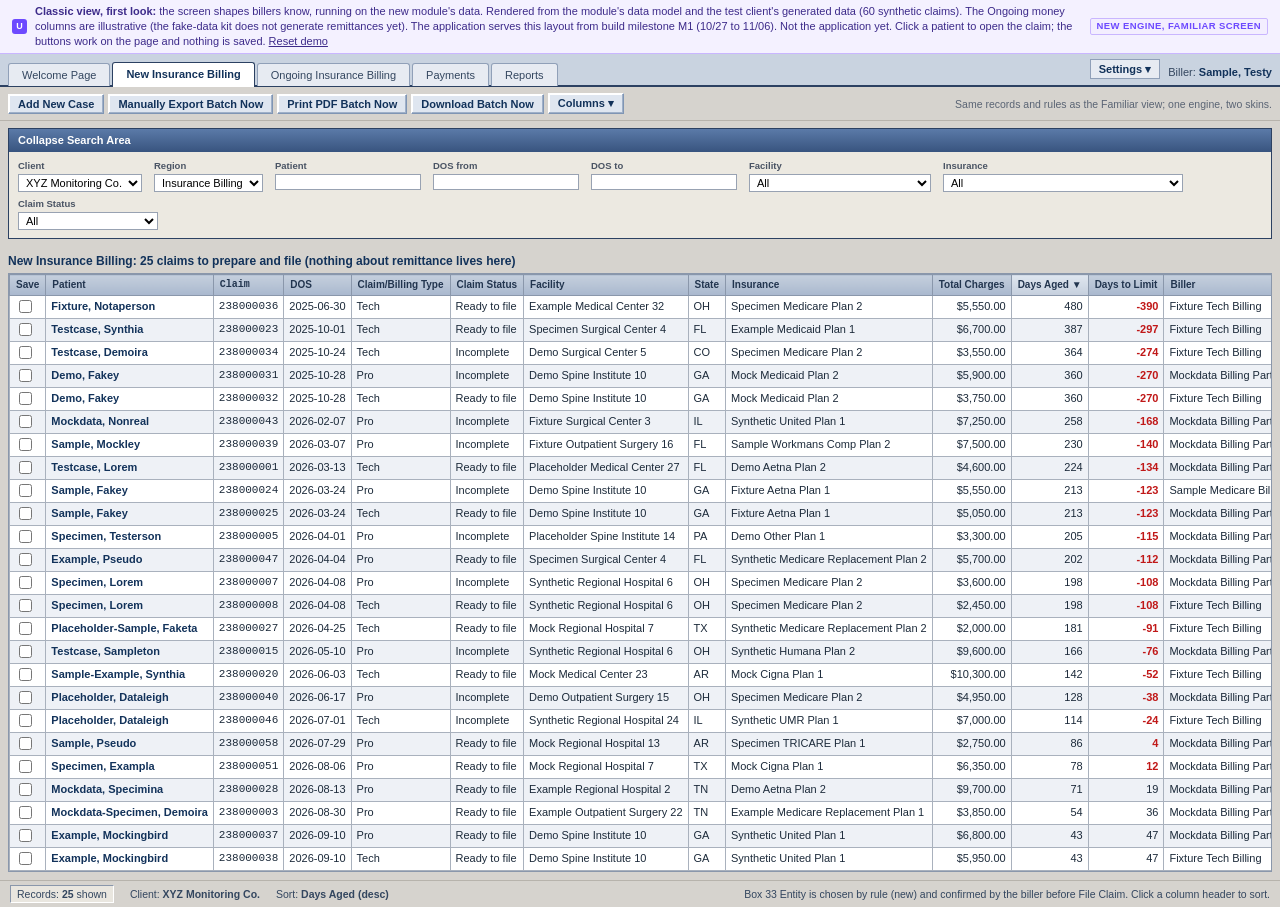
<file: first-look-113300-classic.html>
<!doctype html>
<html lang="en"><head><meta charset="utf-8"><meta name="viewport" content="width=device-width, initial-scale=1"><meta name="robots" content="noindex,nofollow">
<title>First look, Classic view: XYZ Monitoring Co. (synthetic)</title>
<style>
:root{--face:#d6d3ce;--panel:#ece9e1;--row-alt:#eef1f6;--ink:#1c2a3a;--line:#a9b1bd;--line-hard:#8a97ab;--ta:#5b7aa8;--tb:#38547f;--tl:#2c4162;--tab-face:#e7ebf2;--tab-line:#90a0b8;--btn-face:#dfe6f0;--btn-hi:#fff;--btn-lo:#7f95b4;--ok:#2f8f2f;--warn:#b06a00;--bad:#c01818;--ai:#6d4aff;--ai-line:#c9b6ff}
*{box-sizing:border-box}body{margin:0;background:var(--face);color:var(--ink);font-family:Tahoma,"Segoe UI",Verdana,sans-serif;font-size:11px;line-height:1.35}
.modernbar{display:flex;align-items:center;gap:8px;background:#f4f1ff;border-bottom:1px solid var(--ai-line);color:#3d2b8a;font-size:11px;padding:4px 12px}.modernbar a{color:#3d2b8a}
.modernbar .sp{width:15px;height:15px;border-radius:3px;background:var(--ai);color:#fff;display:inline-grid;place-items:center;font-size:9px;font-weight:bold;flex:none}
.modernbar .newmark{margin-left:auto;font-size:9.5px;font-weight:bold;letter-spacing:.4px;text-transform:uppercase;color:var(--ai);border:1px solid var(--ai-line);background:#f3eeff;border-radius:2px;padding:1px 6px;white-space:nowrap}
.legtabs{display:flex;align-items:flex-end;gap:2px;background:#c9d3e0;border-bottom:2px solid var(--tl);padding:5px 8px 0}
.legtab{font-size:11px;padding:4px 13px;background:var(--tab-face);border:1px solid var(--tab-line);border-bottom:none;color:#33465f;border-radius:3px 3px 0 0;text-decoration:none;position:relative;top:1px}
.legtab.active{background:#fff;color:#12325a;font-weight:bold;border-color:var(--tl);top:2px;padding-bottom:6px}
.legtabs .sp{flex:1}.legtabs .who{padding-bottom:6px;font-size:11px;color:#33465f}.legtabs .who b{color:#12325a}
.settings{position:relative;padding-bottom:6px;font-size:11px;color:#33465f}.settings .menu{display:inline-block;border:1px solid var(--tab-line);background:var(--tab-face);padding:2px 8px;font-weight:bold;color:#12325a;cursor:pointer}
.settings ul{display:none;position:absolute;right:0;top:100%;margin:0;padding:4px 0;list-style:none;background:var(--panel);border:1px solid var(--tl);min-width:230px;z-index:50;box-shadow:2px 2px 0 #9fb0c8}.settings.open ul{display:block}
.settings li{padding:3px 10px;color:#22354f;cursor:pointer}.settings li:hover{background:#fdf8e3}.settings li.head{background:linear-gradient(var(--ta),var(--tb));color:#fff;font-weight:bold;font-size:10.5px;cursor:default}.settings li a{color:#12325a;font-weight:bold;text-decoration:none}
.legbtns{display:flex;flex-wrap:wrap;gap:4px;align-items:center;background:var(--face);padding:6px 8px;border-bottom:1px solid #b7b3ac}
.legbtn{font-size:11px;font-weight:bold;color:#12325a;background:var(--btn-face);padding:3px 9px;border:1px solid;border-color:var(--btn-hi) var(--btn-lo) var(--btn-lo) var(--btn-hi);box-shadow:inset -1px -1px 0 #9fb0c8,inset 1px 1px 0 #fff;font-family:inherit;cursor:pointer}
.legbtn.sm{font-size:10px;padding:1px 6px;font-weight:normal}.legbtn.sm.big{font-size:11px;padding:3px 9px;font-weight:bold}.legbtn.primary{background:#c9d8ee}.legbtns .spring{flex:1}.legbtns .hint{font-size:10.5px;color:#5a6474}
.searchpanel{margin:7px 8px;border:1px solid var(--tl);background:var(--panel)}.sp-title{background:linear-gradient(var(--ta),var(--tb));color:#fff;font-weight:bold;font-size:11px;padding:4px 9px;cursor:pointer}
.sp-body{padding:8px 9px;display:flex;flex-wrap:wrap;gap:6px 12px}.fld{display:flex;flex-direction:column;gap:1px}.fld label{font-size:9.5px;color:#4a5464;font-weight:bold}.fld input,.fld select{font-family:inherit;font-size:11px;border:1px solid #98a2b2;padding:1px 3px;background:#fff;min-width:96px}
.gridscroll{margin:0 8px 8px;border:1px solid var(--line-hard);overflow:auto;background:#fff}
table.legrid{border-collapse:collapse;white-space:nowrap;font-size:11px;width:100%}
.legrid th{background:linear-gradient(#c5cfdd,#a9b8ce);border:1px solid var(--line-hard);color:#22354f;font-weight:bold;font-size:10px;padding:3px 6px;text-align:left;position:sticky;top:0}.legrid th.sorted{background:linear-gradient(#dfe6f0,#c5cfdd)}
.legrid td{border:1px solid var(--line);padding:1px 5px;height:23px;background:#fff;vertical-align:middle}
.legrid tbody tr:nth-child(even) td{background:var(--row-alt)}.legrid tbody tr:hover td{background:#fdf8e3}
a.pat{font-weight:bold;color:#12325a;text-decoration:none}a.pat:hover{text-decoration:underline}.mono{font-family:Consolas,"Courier New",monospace}.num{text-align:right}
.late{color:var(--bad);font-weight:bold}.dim{color:#6b7484;font-size:10px}.sub{color:#6b7484;font-size:10px}.chk-warn{color:var(--warn);font-weight:bold}
.newchip{font-size:8px;font-weight:bold;text-transform:uppercase;letter-spacing:.3px;color:var(--ai);border:1px solid var(--ai-line);background:#f3eeff;border-radius:2px;padding:0 3px;vertical-align:middle}
.confirm{font-size:8px;font-weight:bold;text-transform:uppercase;letter-spacing:.3px;color:var(--warn);border:1px solid var(--warn);background:#fff8e6;border-radius:2px;padding:0 3px;vertical-align:middle}
.confirmed{font-size:8px;font-weight:bold;text-transform:uppercase;letter-spacing:.3px;color:var(--ok);border:1px solid var(--ok);background:#eef8ee;border-radius:2px;padding:0 3px;vertical-align:middle}
.statusbar{display:flex;gap:16px;align-items:center;background:var(--face);border-top:1px solid #b7b3ac;padding:4px 10px;font-size:10.5px;color:#33465f}.statusbar .sunk{border:1px solid;border-color:#8a97ab #fff #fff #8a97ab;padding:1px 6px;background:#e9e6df}
h2.sect{margin:14px 8px 4px;font-size:12px;color:#12325a}.back{font-weight:normal;margin-left:10px;color:#12325a}
.dialog{margin:0 8px 14px;border:1px solid var(--tl);background:var(--panel)}.dialog .title{background:linear-gradient(var(--ta),var(--tb));color:#fff;font-weight:bold;font-size:11px;padding:4px 9px}
.dialog .body{padding:8px 9px}.form{display:grid;grid-template-columns:repeat(auto-fit,minmax(230px,1fr));gap:4px 16px}.form .f{display:grid;grid-template-columns:120px 1fr;gap:4px;font-size:11px;padding:2px 0;border-bottom:1px dotted #c7ccd5}.form .f span:first-child{color:#4a5464;font-weight:bold}
.box33{border:1px solid var(--warn);background:#fff8e6;padding:6px 8px;margin-top:8px;font-size:11px}.box33 b{color:#12325a}
.two{display:grid;grid-template-columns:2fr 1fr;gap:8px;margin:0 8px}.two .dialog{margin:0 0 8px}
#colmenu{display:none;position:absolute;background:var(--panel);border:1px solid var(--tl);box-shadow:2px 2px 0 #9fb0c8;padding:0 0 4px;z-index:60;font-size:11px;width:300px}#colmenu.open{display:block}
#colmenu label{display:inline-block;width:50%;padding:1px 8px;white-space:nowrap;overflow:hidden;text-overflow:ellipsis}.cm-title{background:linear-gradient(var(--ta),var(--tb));color:#fff;font-weight:bold;font-size:10.5px;padding:3px 8px;margin-bottom:4px}.cm-foot{margin:4px 8px 0;border-top:1px solid var(--line);padding-top:3px}.cm-foot a{color:#12325a;font-weight:bold}
#work{display:none;position:fixed;left:50%;top:18%;transform:translateX(-50%);width:520px;max-width:94vw;background:var(--panel);border:1px solid var(--tl);box-shadow:3px 3px 0 #9fb0c8;z-index:350;font-size:11px}#work.open{display:block}
#work .title{background:linear-gradient(var(--ta),var(--tb));color:#fff;font-weight:bold;font-size:11px;padding:4px 9px}#work .wk-b{padding:10px 12px}#work p{margin:0 0 8px}.wk-code{display:inline-block;background:#fde7e5;color:var(--bad);font-weight:bold;border:1px solid var(--bad);padding:0 5px;margin-right:6px}.wk-acts{margin-top:12px}

.hiddenv{display:none !important}
.toasts{position:fixed;right:18px;bottom:18px;display:flex;flex-direction:column;gap:8px;z-index:400;pointer-events:none}
.toast{background:#1a1f2b;color:#fff;padding:10px 14px;border-radius:8px;font-size:13px;font-weight:600;box-shadow:0 8px 24px rgba(0,0,0,.25);opacity:0;transform:translateY(10px);transition:.25s;max-width:440px}
.toast.show{opacity:1;transform:none}.toast.warn{background:#8a5200}.toast.bad{background:#8f1414}
.overlay{display:none;position:fixed;left:0;top:0;right:0;bottom:0;background:rgba(20,30,50,.25);z-index:300}.overlay.open{display:block}
.confirm{cursor:pointer}.confirm.flash{background:#ffe4b3;box-shadow:0 0 0 3px #ffb347;transition:.2s}
[data-act]{cursor:pointer}th[data-act]{user-select:none}
.payform{display:flex;flex-wrap:wrap;gap:8px 14px;align-items:flex-end;margin:6px 8px 4px;padding:10px;border:1px dashed #b7b3ac;background:#fbfbf8}.payform label{display:flex;flex-direction:column;gap:2px;font-size:11px;color:#4a5464;font-weight:600}.payform input,.payform select{font:inherit;font-size:12px;padding:3px 5px;border:1px solid #98a2b2;background:#fff}
.buckets{display:flex;gap:10px;flex-wrap:wrap;align-items:stretch}.bucket{border:1px solid #b7b3ac;background:#fff;padding:8px 12px;min-width:170px}.bucket .n{font-size:18px;font-weight:700}.bucket .l{font-size:11px;color:#5b6472}
tr.proposed td{background:#fff8e6 !important}

</style></head><body>
<div class="modernbar"><span class="sp">U</span><span><b>Classic view, first look:</b> the screen shapes billers know, running on the new module's data. Rendered from the module's data model and the test client's generated data (60 synthetic claims). The Ongoing money columns are illustrative (the fake-data kit does not generate remittances yet). The application serves this layout from build milestone M1 (10/27 to 11/06). Not the application yet. Click a patient to open the claim; the buttons work on the page and nothing is saved. <a href="#" data-act="reset">Reset demo</a></span><span class="newmark">New engine, familiar screen</span></div>
<div class="legtabs"><a class="legtab" href="#" data-act="m1" data-item="Welcome Page">Welcome Page</a><a class="legtab active" href="#" data-act="tab" data-tab="new">New Insurance Billing</a><a class="legtab" href="#" data-act="tab" data-tab="ongoing">Ongoing Insurance Billing</a><a class="legtab" href="#" data-act="tab" data-tab="payments">Payments</a><a class="legtab" href="#" data-act="m1" data-item="Reports">Reports</a><span class="sp"></span>
  <span class="settings"><span class="menu" data-act="settings">Settings &#9662;</span><ul><li class="head">Settings (one time, or when something changes)</li><li data-act="m1" data-item="Edit FTP Sites (clearinghouse connections)">Edit FTP Sites (clearinghouse connections)</li><li data-act="m1" data-item="Billing Rules">Billing Rules</li><li data-act="m1" data-item="Box 33 Entities">Box 33 Entities</li><li data-act="m1" data-item="Users and Roles">Users and Roles</li><li><a href="first-look-113300.html">View: Classic / Familiar</a></li></ul></span>
  <span class="who">&nbsp; Biller: <b>Sample, Testy</b></span></div>
<div class="legbtns"><button class="legbtn" data-act="m1" data-item="Add New Case">Add New Case</button><button class="legbtn" data-act="m1" data-item="Manually Export Batch Now">Manually Export Batch Now</button><button class="legbtn" data-act="m1" data-item="Print PDF Batch Now">Print PDF Batch Now</button><button class="legbtn" data-act="m1" data-item="Download Batch Now">Download Batch Now</button><button class="legbtn" id="colsbtn" data-act="cols" data-list="new">Columns &#9662;</button><span class="spring"></span><span class="hint">Same records and rules as the Familiar view; one engine, two skins.</span></div>
<div class="searchpanel"><div class="sp-title" data-act="search">Collapse Search Area</div><div class="sp-body" id="spbody">
<div class="fld"><label>Client</label><select><option>XYZ Monitoring Co.</option></select></div><div class="fld"><label>Region</label><select><option>Insurance Billing</option></select></div><div class="fld"><label>Patient</label><input data-cf="patient" aria-label="Patient"></div><div class="fld"><label>DOS from</label><input class="sm"></div><div class="fld"><label>DOS to</label><input class="sm"></div><div class="fld"><label>Facility</label><select id="f-fac" data-cf="fac"><option value="">All</option></select></div><div class="fld"><label>Insurance</label><select id="f-ins" data-cf="ins"><option value="">All</option></select></div><div class="fld"><label>Claim Status</label><select id="f-status" data-cf="status"><option value="">All</option></select></div></div></div>
<section id="tab-new">
<h2 class="sect">New Insurance Billing: <span data-n="nnew">0</span> claims to prepare and file (nothing about remittance lives here)</h2>
<div class="gridscroll"><table class="legrid" id="grid-new"></table></div>
<div class="statusbar"><span class="sunk">Records: <b data-n="shown-new">0</b> shown</span><span>Client: <b>XYZ Monitoring Co.</b></span><span>Sort: <b data-n="sort-new">Days Aged (desc)</b></span><span style="margin-left:auto">Box 33 Entity is chosen by rule (new) and confirmed by the biller before File Claim. Click a column header to sort.</span></div>
</section>
<section id="tab-ongoing" class="hiddenv">
<h2 class="sect">Ongoing Insurance Billing: <span data-n="nongoing">0</span> claims filed and collecting</h2>
<div class="gridscroll"><table class="legrid" id="grid-ongoing"></table></div>
<div class="statusbar"><span class="sunk">Records: <b data-n="shown-ongoing">0</b> shown</span><span>Open balance: <b data-n="balance">$0.00</b></span><span>Denied or recouped: <b data-n="ndenied">0</b></span><span>Sort: <b data-n="sort-ongoing"></b></span><span style="margin-left:auto">Collected, recoupments and remit status come from the posting engine (Remit feeds it); illustrative here. Refile Claim is the second filing; the first was done from New.</span></div>
</section>
<section id="tab-payments" class="hiddenv">
<h2 class="sect">Payments: the posting queue (<span data-n="nproposed">0</span> proposed, waiting for a confirm)</h2>
<div class="legbtns" style="border-top:1px solid #b7b3ac"><button class="legbtn" data-act="confirmall">Confirm All Proposed</button><button class="legbtn" data-act="apply">Apply to a Claim</button><span class="spring"></span><span class="hint">The posting engine is Remit's, pointed at the module's tables; 835 rows arrive proposed and the biller confirms them.</span></div>
<div class="buckets" style="margin:8px"><div class="bucket"><div class="n">$1,284.50</div><div class="l">Unapplied Cash (illustrative)</div></div><div class="bucket"><div class="n">$600.00</div><div class="l">Pre-payments (illustrative)</div></div></div>
<div class="gridscroll"><table class="legrid" id="grid-payments"></table></div>
<div class="statusbar"><span class="sunk">Posts: <b data-n="nevents">0</b></span><span>Proposed: <b data-n="nproposed">0</b></span><span style="margin-left:auto">One row per incoming post (posting_events). Applied is on the claim ledgers; Proposed awaits the biller; Received is being matched; Rejected goes to a biller. All money illustrative.</span></div>
</section>
<section id="claimview" class="hiddenv"></section>
<div id="colmenu"></div>
<div id="overlay" class="overlay" data-act="closework"></div>
<div id="work" role="dialog" aria-label="Work Denial"></div>
<div id="toasts" class="toasts"></div>
<script>var VIEW="classic";var DATA={"tenant":"XYZ Monitoring Co.","today":"2026-10-23","limit":90,"nclaims":60,"npatients":35,"nlines":223,"denials":{"CO-16":{"meaning":"The claim is missing information, or has a billing error the payer could not resolve.","fix":"Add the missing item (most often a modifier, the rendering NPI or a diagnosis pointer), then refile."},"CO-4":{"meaning":"The procedure code is inconsistent with the modifier used, or a required modifier is missing.","fix":"Correct the modifier on the service line (26 for the professional read, TC for the technical part), then refile."},"CO-29":{"meaning":"The payer says the time limit for filing this claim has passed.","fix":"Appeal with proof of timely filing: the clearinghouse acceptance report for the first filing."},"CO-45":{"meaning":"The charge is more than the fee schedule or the contracted rate allows.","fix":"Usually a contractual write-off. Appeal only if the contract rate was applied wrongly; otherwise adjust the balance."},"CO-97":{"meaning":"The payer bundled this service into another service it already paid.","fix":"Check the bundling edit. If the services were distinct, add the unbundling modifier (59 or an X modifier), then refile."}},"claims":[{"seq":238000035,"list":"ongoing","pat":"Fixture, Notaperson","dob":"1974-08-15","sex":"F","dos":"2025-06-30","hosp":"Example Medical Center 32","state":"OH","surg":"Fauxbert Examplesurgeon006","surgfull":"Fauxbert Examplesurgeon006, M.D.","surglast":"Examplesurgeon006","payer":"Specimen Medicare Plan 2","payerid":"SYN002","member":"SYNLMUJ6UHG0","rel":"SE","instype":"Medicare","track":"Pro","tracklong":"Professional","billed":5450.0,"biller":"Mockdata Billing Partners","entity":"Mock Medical Health LLC","status":"Ready to file","cls":"ready","ok":6,"of":6,"age":480,"left":-390,"filed":"2025-07-10","since":470,"dx":["M54.16","G95.9"],"confirmed":true,"checks":[["Patient and insured","ok","Name, DOB, member id present"],["Payer","ok","Payer code SYN002"],["Diagnosis codes","ok","2 codes, ICD-10"],["Service lines","ok","3 lines, every line has a modifier and a pointer"],["Rendering provider NPI","ok","Present on every line"],["Box 33 entity","ok","Confirmed by the biller at filing"]],"fin":{"status":"Paid, closed","cls":"paid","collected":2184.78,"recoupment":0,"balance":0.0,"last_remit":"2025-08-13","action":"","code":"","writeoff":3265.22},"lines":[{"n":1,"cpt":"G0453","mods":"26","frm":"2025-06-30","to":"2025-06-30","pos":"22","units":12,"charge":300.0,"ptr":"AB"},{"n":2,"cpt":"95939","mods":"26","frm":"2025-06-30","to":"2025-06-30","pos":"22","units":1,"charge":950.0,"ptr":"AB"},{"n":3,"cpt":"95938","mods":"26","frm":"2025-06-30","to":"2025-06-30","pos":"22","units":1,"charge":900.0,"ptr":"AB"}],"ledger":[{"line":"G0453","allowed":319.85,"paid":304.85,"adj":"CO-45 $-19.85, PR-2 $15.00","remark":"MA01","status":"Posted","date":"2025-08-13","source":"835, auto-posted","payer":"Specimen Medicare Plan 2","check":"EFT 10208","id":1},{"line":"95939","allowed":1012.87,"paid":965.37,"adj":"CO-45 $-62.87, PR-2 $47.50","remark":"","status":"Posted","date":"2025-08-13","source":"835, auto-posted","payer":"Specimen Medicare Plan 2","check":"EFT 10208","id":2},{"line":"95938","allowed":959.56,"paid":914.56,"adj":"CO-45 $-59.56, PR-2 $45.00","remark":"","status":"Posted","date":"2025-08-13","source":"835, auto-posted","payer":"Specimen Medicare Plan 2","check":"EFT 10208","id":3}],"notes":[]},{"seq":238000036,"list":"new","pat":"Fixture, Notaperson","dob":"1974-08-15","sex":"F","dos":"2025-06-30","hosp":"Example Medical Center 32","state":"OH","surg":"Fauxbert Examplesurgeon006","surgfull":"Fauxbert Examplesurgeon006, M.D.","surglast":"Examplesurgeon006","payer":"Specimen Medicare Plan 2","payerid":"SYN002","member":"SYNLMUJ6UHG0","rel":"SE","instype":"Medicare","track":"Tech","tracklong":"Technical","billed":5550.0,"biller":"Fixture Tech Billing","entity":"Fixture Diagnostics LLC","status":"Ready to file","cls":"ready","ok":5,"of":6,"age":480,"left":-390,"filed":null,"since":480,"dx":["M54.16","G95.9"],"confirmed":false,"checks":[["Patient and insured","ok","Name, DOB, member id present"],["Payer","ok","Payer code SYN002"],["Diagnosis codes","ok","2 codes, ICD-10"],["Service lines","ok","4 lines, every line has a modifier and a pointer"],["Rendering provider NPI","ok","Present on every line"],["Box 33 entity","warn","Chosen by rule; confirm before filing"]],"fin":null,"lines":[{"n":1,"cpt":"G0453","mods":"TC","frm":"2025-06-30","to":"2025-06-30","pos":"22","units":12,"charge":300.0,"ptr":"A"},{"n":2,"cpt":"95913","mods":"TC","frm":"2025-06-30","to":"2025-06-30","pos":"22","units":1,"charge":800.0,"ptr":"A"},{"n":3,"cpt":"95910","mods":"TC","frm":"2025-06-30","to":"2025-06-30","pos":"22","units":1,"charge":600.0,"ptr":"A"},{"n":4,"cpt":"95861","mods":"TC","frm":"2025-06-30","to":"2025-06-30","pos":"22","units":1,"charge":550.0,"ptr":"A"}],"ledger":[],"notes":[]},{"seq":238000029,"list":"ongoing","pat":"Example, Exampla","dob":"1974-04-15","sex":"M","dos":"2025-09-01","hosp":"Fixture Surgical Center 3","state":"IL","surg":"Fauxbert Examplesurgeon006","surgfull":"Fauxbert Examplesurgeon006, M.D.","surglast":"Examplesurgeon006","payer":"Placeholder Blue Cross Blue Shield Plan 1","payerid":"SYN005","member":"SYNBH5YT7XUQ","rel":"SE","instype":"Blue Cross Blue Shield","track":"Pro","tracklong":"Professional","billed":4700.0,"biller":"Mockdata Billing Partners","entity":"Mock Medical Health LLC","status":"Ready to file","cls":"ready","ok":6,"of":6,"age":417,"left":-327,"filed":"2025-09-17","since":401,"dx":["M51.16","Z98.1","M43.16","M47.816"],"confirmed":true,"checks":[["Patient and insured","ok","Name, DOB, member id present"],["Payer","ok","Payer code SYN005"],["Diagnosis codes","ok","4 codes, ICD-10"],["Service lines","ok","5 lines, every line has a modifier and a pointer"],["Rendering provider NPI","ok","Present on every line"],["Box 33 entity","ok","Confirmed by the biller at filing"]],"fin":{"status":"Recoupment taken","cls":"recoup","collected":2303.0,"recoupment":-921.2,"balance":3318.2,"last_remit":"2025-10-15","action":"Work denial","code":"CO-45","writeoff":0.0},"lines":[{"n":1,"cpt":"95940","mods":"26","frm":"2025-09-01","to":"2025-09-01","pos":"21","units":1,"charge":1200.0,"ptr":"A"},{"n":2,"cpt":"95941","mods":"26","frm":"2025-09-01","to":"2025-09-01","pos":"21","units":1,"charge":1200.0,"ptr":"AB"},{"n":3,"cpt":"95926","mods":"26","frm":"2025-09-01","to":"2025-09-01","pos":"21","units":1,"charge":650.0,"ptr":"ABC"},{"n":4,"cpt":"95939","mods":"26","frm":"2025-09-01","to":"2025-09-01","pos":"21","units":1,"charge":950.0,"ptr":"A"},{"n":5,"cpt":"95929","mods":"26","frm":"2025-09-01","to":"2025-09-01","pos":"21","units":1,"charge":700.0,"ptr":"A"}],"ledger":[{"line":"95940","allowed":2303.0,"paid":2303.0,"adj":"CO-45 $2397.00","remark":"MA01","date":"2025-10-15","source":"835, auto-posted","payer":"Placeholder Blue Cross Blue Shield Plan 1","check":"EFT 10510","status":"Posted","id":1},{"date":"2025-10-29","line":"95940","allowed":0.0,"paid":-921.2,"adj":"CO-45 $921.20","remark":"N381","source":"835, auto-posted","payer":"Placeholder Blue Cross Blue Shield Plan 1","check":"EFT 10510","status":"Posted","id":2}],"notes":[]},{"seq":238000030,"list":"ongoing","pat":"Example, Exampla","dob":"1974-04-15","sex":"M","dos":"2025-09-01","hosp":"Fixture Surgical Center 3","state":"IL","surg":"Fauxbert Examplesurgeon006","surgfull":"Fauxbert Examplesurgeon006, M.D.","surglast":"Examplesurgeon006","payer":"Placeholder Blue Cross Blue Shield Plan 1","payerid":"SYN005","member":"SYNBH5YT7XUQ","rel":"SE","instype":"Blue Cross Blue Shield","track":"Tech","tracklong":"Technical","billed":10000.0,"biller":"Fixture Tech Billing","entity":"Fixture Diagnostics LLC","status":"Ready to file","cls":"ready","ok":6,"of":6,"age":417,"left":-327,"filed":"2025-09-02","since":416,"dx":["M51.16","Z98.1","M43.16","M47.816"],"confirmed":true,"checks":[["Patient and insured","ok","Name, DOB, member id present"],["Payer","ok","Payer code SYN005"],["Diagnosis codes","ok","4 codes, ICD-10"],["Service lines","ok","5 lines, every line has a modifier and a pointer"],["Rendering provider NPI","ok","Present on every line"],["Box 33 entity","ok","Confirmed by the biller at filing"]],"fin":{"status":"Awaiting remittance","cls":"await","collected":0,"recoupment":0,"balance":10000.0,"last_remit":null,"action":"","code":"","writeoff":0.0},"lines":[{"n":1,"cpt":"95940","mods":"TC","frm":"2025-09-01","to":"2025-09-01","pos":"21","units":1,"charge":1200.0,"ptr":"ABCD"},{"n":2,"cpt":"95941","mods":"TC","frm":"2025-09-01","to":"2025-09-01","pos":"21","units":6,"charge":1200.0,"ptr":"AB"},{"n":3,"cpt":"95870","mods":"TC","frm":"2025-09-01","to":"2025-09-01","pos":"21","units":1,"charge":400.0,"ptr":"AB"},{"n":4,"cpt":"95861","mods":"TC","frm":"2025-09-01","to":"2025-09-01","pos":"21","units":1,"charge":550.0,"ptr":"ABCD"},{"n":5,"cpt":"95925","mods":"TC","frm":"2025-09-01","to":"2025-09-01","pos":"21","units":1,"charge":650.0,"ptr":"A"}],"ledger":[],"notes":[{"date":"2025-11-14","type":"Billing Research","note":"Claim filed to Placeholder Blue Cross Blue Shield Plan 1 in clearinghouse batch 2787."}]},{"seq":238000022,"list":"ongoing","pat":"Testcase, Synthia","dob":"1964-08-15","sex":"F","dos":"2025-10-01","hosp":"Specimen Surgical Center 4","state":"FL","surg":"Lorem Examplesurgeon003","surgfull":"Lorem Examplesurgeon003, D.O.","surglast":"Examplesurgeon003","payer":"Example Medicaid Plan 1","payerid":"SYN019","member":"SYNHNYZC6Q5R","rel":"SE","instype":"Medicaid","track":"Pro","tracklong":"Professional","billed":8800.0,"biller":"Mockdata Billing Partners","entity":"Mock Medical Health LLC","status":"Ready to file","cls":"ready","ok":6,"of":6,"age":387,"left":-297,"filed":"2025-10-10","since":378,"dx":["Z98.1","M43.16","M54.16"],"confirmed":true,"checks":[["Patient and insured","ok","Name, DOB, member id present"],["Payer","ok","Payer code SYN019"],["Diagnosis codes","ok","3 codes, ICD-10"],["Service lines","ok","4 lines, every line has a modifier and a pointer"],["Rendering provider NPI","ok","Present on every line"],["Box 33 entity","ok","Confirmed by the biller at filing"]],"fin":{"status":"Partial, one line denied","cls":"partial","collected":2146.62,"recoupment":0,"balance":6653.38,"last_remit":"2025-10-31","action":"Work denial","code":"CO-97","writeoff":0.0},"lines":[{"n":1,"cpt":"95940","mods":"26","frm":"2025-10-01","to":"2025-10-01","pos":"21","units":1,"charge":1200.0,"ptr":"A"},{"n":2,"cpt":"95941","mods":"26","frm":"2025-10-01","to":"2025-10-01","pos":"21","units":5,"charge":1200.0,"ptr":"A"},{"n":3,"cpt":"95926","mods":"26","frm":"2025-10-01","to":"2025-10-01","pos":"21","units":1,"charge":650.0,"ptr":"A"},{"n":4,"cpt":"95939","mods":"26","frm":"2025-10-01","to":"2025-10-01","pos":"21","units":1,"charge":950.0,"ptr":"ABC"}],"ledger":[{"line":"95940","allowed":1133.31,"paid":1073.31,"adj":"CO-45 $66.69, PR-2 $60.00","remark":"MA01","status":"Posted","date":"2025-10-31","source":"835, auto-posted","payer":"Example Medicaid Plan 1","check":"EFT 11910","id":1},{"line":"95941","allowed":1133.31,"paid":1073.31,"adj":"CO-45 $66.69, PR-2 $60.00","remark":"","status":"Posted","date":"2025-10-31","source":"835, auto-posted","payer":"Example Medicaid Plan 1","check":"EFT 11910","id":2},{"line":"95926","allowed":613.88,"paid":581.38,"adj":"CO-45 $36.12, PR-2 $32.50","remark":"","status":"Proposed, confirm","date":"2025-10-31","source":"835, auto-posted","payer":"Example Medicaid Plan 1","check":"EFT 11910","id":3},{"line":"95939","allowed":0.0,"paid":0.0,"adj":"CO-97 $950.00","remark":"N20","date":"2025-10-31","source":"835, auto-posted","payer":"Example Medicaid Plan 1","check":"EFT 11910","status":"Posted","id":4}],"notes":[{"date":"2025-11-28","type":"Tech Billing Notes","note":"Verification complete, no prior authorization required for OON provider."},{"date":"2025-12-03","type":"General Billing Notes","note":"EOB received, allowed amount below billed, flagged for OON appeal review."}]},{"seq":238000023,"list":"new","pat":"Testcase, Synthia","dob":"1964-08-15","sex":"F","dos":"2025-10-01","hosp":"Specimen Surgical Center 4","state":"FL","surg":"Lorem Examplesurgeon003","surgfull":"Lorem Examplesurgeon003, D.O.","surglast":"Examplesurgeon003","payer":"Example Medicaid Plan 1","payerid":"SYN019","member":"SYNHNYZC6Q5R","rel":"SE","instype":"Medicaid","track":"Tech","tracklong":"Technical","billed":6700.0,"biller":"Fixture Tech Billing","entity":"Fixture Diagnostics LLC","status":"Ready to file","cls":"ready","ok":5,"of":6,"age":387,"left":-297,"filed":null,"since":387,"dx":["Z98.1","M43.16","M54.16"],"confirmed":false,"checks":[["Patient and insured","ok","Name, DOB, member id present"],["Payer","ok","Payer code SYN019"],["Diagnosis codes","ok","3 codes, ICD-10"],["Service lines","ok","3 lines, every line has a modifier and a pointer"],["Rendering provider NPI","ok","Present on every line"],["Box 33 entity","warn","Chosen by rule; confirm before filing"]],"fin":null,"lines":[{"n":1,"cpt":"95940","mods":"TC","frm":"2025-10-01","to":"2025-10-01","pos":"21","units":1,"charge":1200.0,"ptr":"ABC"},{"n":2,"cpt":"95941","mods":"TC","frm":"2025-10-01","to":"2025-10-01","pos":"21","units":4,"charge":1200.0,"ptr":"A"},{"n":3,"cpt":"95929","mods":"TC","frm":"2025-10-01","to":"2025-10-01","pos":"21","units":1,"charge":700.0,"ptr":"AB"}],"ledger":[],"notes":[]},{"seq":238000010,"list":"ongoing","pat":"Mockdata, Stubbs","dob":"1982-11-15","sex":"F","dos":"2025-10-22","hosp":"Demo Outpatient Surgery 18","state":"TN","surg":"Nullwyn Examplesurgeon009","surgfull":"Nullwyn Examplesurgeon009, M.D.","surglast":"Examplesurgeon009","payer":"Specimen Medicare Plan 2","payerid":"SYN002","member":"SYNPPVK8QQNX","rel":"SP","instype":"Medicare","track":"Pro","tracklong":"Professional","billed":3900.0,"biller":"Mockdata Billing Partners","entity":"Mock Medical Health LLC","status":"Ready to file","cls":"ready","ok":6,"of":6,"age":366,"left":-276,"filed":"2025-11-13","since":344,"dx":["M48.061"],"confirmed":true,"checks":[["Patient and insured","ok","Name, DOB, member id present"],["Payer","ok","Payer code SYN002"],["Diagnosis codes","ok","1 codes, ICD-10"],["Service lines","ok","2 lines, every line has a modifier and a pointer"],["Rendering provider NPI","ok","Present on every line"],["Box 33 entity","ok","Confirmed by the biller at filing"]],"fin":{"status":"Awaiting remittance","cls":"await","collected":0,"recoupment":0,"balance":3900.0,"last_remit":null,"action":"","code":"","writeoff":0.0},"lines":[{"n":1,"cpt":"G0453","mods":"26","frm":"2025-10-22","to":"2025-10-22","pos":"24","units":10,"charge":300.0,"ptr":"A"},{"n":2,"cpt":"95938","mods":"26","frm":"2025-10-22","to":"2025-10-22","pos":"24","units":1,"charge":900.0,"ptr":"A"}],"ledger":[],"notes":[]},{"seq":238000011,"list":"ongoing","pat":"Mockdata, Stubbs","dob":"1982-11-15","sex":"F","dos":"2025-10-22","hosp":"Demo Outpatient Surgery 18","state":"TN","surg":"Nullwyn Examplesurgeon009","surgfull":"Nullwyn Examplesurgeon009, M.D.","surglast":"Examplesurgeon009","payer":"Specimen Medicare Plan 2","payerid":"SYN002","member":"SYNPPVK8QQNX","rel":"SP","instype":"Medicare","track":"Tech","tracklong":"Technical","billed":7000.0,"biller":"Fixture Tech Billing","entity":"Fixture Diagnostics LLC","status":"Ready to file","cls":"ready","ok":6,"of":6,"age":366,"left":-276,"filed":"2025-11-03","since":354,"dx":["M48.061"],"confirmed":true,"checks":[["Patient and insured","ok","Name, DOB, member id present"],["Payer","ok","Payer code SYN002"],["Diagnosis codes","ok","1 codes, ICD-10"],["Service lines","ok","4 lines, every line has a modifier and a pointer"],["Rendering provider NPI","ok","Present on every line"],["Box 33 entity","ok","Confirmed by the biller at filing"]],"fin":{"status":"Paid","cls":"paid","collected":2693.6,"recoupment":0,"balance":4306.4,"last_remit":"2025-12-06","action":"","code":"","writeoff":0.0},"lines":[{"n":1,"cpt":"G0453","mods":"TC","frm":"2025-10-22","to":"2025-10-22","pos":"24","units":16,"charge":300.0,"ptr":"A"},{"n":2,"cpt":"95926","mods":"TC","frm":"2025-10-22","to":"2025-10-22","pos":"24","units":1,"charge":650.0,"ptr":"A"},{"n":3,"cpt":"95938","mods":"TC","frm":"2025-10-22","to":"2025-10-22","pos":"24","units":1,"charge":900.0,"ptr":"A"},{"n":4,"cpt":"95925","mods":"TC","frm":"2025-10-22","to":"2025-10-22","pos":"24","units":1,"charge":650.0,"ptr":"A"}],"ledger":[{"line":"G0453","allowed":451.8,"paid":436.8,"adj":"CO-45 $-151.80, PR-2 $15.00","remark":"MA01","status":"Posted","date":"2025-12-06","source":"835, auto-posted","payer":"Specimen Medicare Plan 2","check":"EFT 10212","id":1},{"line":"95926","allowed":978.9,"paid":946.4,"adj":"CO-45 $-328.90, PR-2 $32.50","remark":"","status":"Posted","date":"2025-12-06","source":"835, auto-posted","payer":"Specimen Medicare Plan 2","check":"EFT 10212","id":2},{"line":"95938","allowed":1355.4,"paid":1310.4,"adj":"CO-45 $-455.40, PR-2 $45.00","remark":"","status":"Posted","date":"2025-12-06","source":"835, auto-posted","payer":"Specimen Medicare Plan 2","check":"EFT 10212","id":3},{"line":"95925","allowed":978.9,"paid":946.4,"adj":"CO-45 $-328.90, PR-2 $32.50","remark":"","status":"Proposed, confirm","date":"2025-12-06","source":"835, auto-posted","payer":"Specimen Medicare Plan 2","check":"EFT 10212","id":4}],"notes":[]},{"seq":238000033,"list":"ongoing","pat":"Testcase, Demoira","dob":"1994-06-15","sex":"F","dos":"2025-10-24","hosp":"Demo Surgical Center 5","state":"CO","surg":"Lorem Examplesurgeon003","surgfull":"Lorem Examplesurgeon003, D.O.","surglast":"Examplesurgeon003","payer":"Specimen Medicare Plan 2","payerid":"SYN002","member":"SYNQVR75ELMD","rel":"EM","instype":"Medicare","track":"Pro","tracklong":"Professional","billed":4850.0,"biller":"Mockdata Billing Partners","entity":"Mock Medical Health LLC","status":"Ready to file","cls":"ready","ok":6,"of":6,"age":364,"left":-274,"filed":"2025-11-02","since":355,"dx":["M50.20","M48.062","Z98.1","G97.82"],"confirmed":true,"checks":[["Patient and insured","ok","Name, DOB, member id present"],["Payer","ok","Payer code SYN002"],["Diagnosis codes","ok","4 codes, ICD-10"],["Service lines","ok","4 lines, every line has a modifier and a pointer"],["Rendering provider NPI","ok","Present on every line"],["Box 33 entity","ok","Confirmed by the biller at filing"]],"fin":{"status":"Paid, closed","cls":"paid","collected":1967.19,"recoupment":0,"balance":0.0,"last_remit":"2025-12-04","action":"","code":"","writeoff":2882.81},"lines":[{"n":1,"cpt":"G0453","mods":"26","frm":"2025-10-24","to":"2025-10-24","pos":"21","units":9,"charge":300.0,"ptr":"A"},{"n":2,"cpt":"95913","mods":"26","frm":"2025-10-24","to":"2025-10-24","pos":"21","units":1,"charge":800.0,"ptr":"ABC"},{"n":3,"cpt":"95939","mods":"26","frm":"2025-10-24","to":"2025-10-24","pos":"21","units":1,"charge":950.0,"ptr":"ABCD"},{"n":4,"cpt":"95870","mods":"26","frm":"2025-10-24","to":"2025-10-24","pos":"21","units":1,"charge":400.0,"ptr":"ABCD"}],"ledger":[{"line":"G0453","allowed":255.88,"paid":240.88,"adj":"CO-45 $44.12, PR-2 $15.00","remark":"MA01","status":"Posted","date":"2025-12-04","source":"835, auto-posted","payer":"Specimen Medicare Plan 2","check":"EFT 10212","id":1},{"line":"95913","allowed":682.35,"paid":642.35,"adj":"CO-45 $117.65, PR-2 $40.00","remark":"","status":"Posted","date":"2025-12-04","source":"835, auto-posted","payer":"Specimen Medicare Plan 2","check":"EFT 10212","id":2},{"line":"95939","allowed":810.29,"paid":762.79,"adj":"CO-45 $139.71, PR-2 $47.50","remark":"","status":"Posted","date":"2025-12-04","source":"835, auto-posted","payer":"Specimen Medicare Plan 2","check":"EFT 10212","id":3},{"line":"95870","allowed":341.17,"paid":321.17,"adj":"CO-45 $58.83, PR-2 $20.00","remark":"","status":"Posted","date":"2025-12-04","source":"835, auto-posted","payer":"Specimen Medicare Plan 2","check":"EFT 10212","id":4}],"notes":[{"date":"2025-12-10","type":"Tech Billing Notes","note":"EOB received, allowed amount below billed, flagged for OON appeal review."},{"date":"2025-11-25","type":"Claim Follow-up-PA","note":"Claim filed to Specimen Medicare Plan 2 in clearinghouse batch 8789."}]},{"seq":238000034,"list":"new","pat":"Testcase, Demoira","dob":"1994-06-15","sex":"F","dos":"2025-10-24","hosp":"Demo Surgical Center 5","state":"CO","surg":"Lorem Examplesurgeon003","surgfull":"Lorem Examplesurgeon003, D.O.","surglast":"Examplesurgeon003","payer":"Specimen Medicare Plan 2","payerid":"SYN002","member":"SYNQVR75ELMD","rel":"EM","instype":"Medicare","track":"Tech","tracklong":"Technical","billed":3550.0,"biller":"Fixture Tech Billing","entity":"Fixture Diagnostics LLC","status":"Incomplete","cls":"prep","ok":5,"of":6,"age":364,"left":-274,"filed":null,"since":364,"dx":["M50.20","M48.062","Z98.1","G97.82"],"confirmed":false,"checks":[["Patient and insured","ok","Name, DOB, member id present"],["Payer","ok","Payer code SYN002"],["Diagnosis codes","ok","4 codes, ICD-10"],["Service lines","ok","3 lines, every line has a modifier and a pointer"],["Rendering provider NPI","ok","Present on every line"],["Box 33 entity","warn","Chosen by rule; confirm before filing"]],"fin":null,"lines":[{"n":1,"cpt":"G0453","mods":"TC","frm":"2025-10-24","to":"2025-10-24","pos":"21","units":7,"charge":300.0,"ptr":"ABCD"},{"n":2,"cpt":"95913","mods":"TC","frm":"2025-10-24","to":"2025-10-24","pos":"21","units":1,"charge":800.0,"ptr":"ABC"},{"n":3,"cpt":"95925","mods":"TC","frm":"2025-10-24","to":"2025-10-24","pos":"21","units":1,"charge":650.0,"ptr":"ABC"}],"ledger":[],"notes":[]},{"seq":238000031,"list":"new","pat":"Demo, Fakey","dob":"1980-11-01","sex":"M","dos":"2025-10-28","hosp":"Demo Spine Institute 10","state":"GA","surg":"Specimina Examplesurgeon008","surgfull":"Specimina Examplesurgeon008, M.D.","surglast":"Examplesurgeon008","payer":"Mock Medicaid Plan 2","payerid":"SYN020","member":"SYNRYV6SBU9X","rel":"SE","instype":"Medicaid","track":"Pro","tracklong":"Professional","billed":5900.0,"biller":"Mockdata Billing Partners","entity":"Mock Medical Health LLC","status":"Incomplete","cls":"prep","ok":5,"of":6,"age":360,"left":-270,"filed":null,"since":360,"dx":["M48.061"],"confirmed":false,"checks":[["Patient and insured","ok","Name, DOB, member id present"],["Payer","ok","Payer code SYN020"],["Diagnosis codes","ok","1 codes, ICD-10"],["Service lines","ok","4 lines, every line has a modifier and a pointer"],["Rendering provider NPI","ok","Present on every line"],["Box 33 entity","warn","Chosen by rule; confirm before filing"]],"fin":null,"lines":[{"n":1,"cpt":"95940","mods":"26","frm":"2025-10-28","to":"2025-10-28","pos":"21","units":1,"charge":1200.0,"ptr":"A"},{"n":2,"cpt":"95941","mods":"26","frm":"2025-10-28","to":"2025-10-28","pos":"21","units":3,"charge":1200.0,"ptr":"A"},{"n":3,"cpt":"95929","mods":"26","frm":"2025-10-28","to":"2025-10-28","pos":"21","units":1,"charge":700.0,"ptr":"A"},{"n":4,"cpt":"95870","mods":"26","frm":"2025-10-28","to":"2025-10-28","pos":"21","units":1,"charge":400.0,"ptr":"A"}],"ledger":[],"notes":[]},{"seq":238000032,"list":"new","pat":"Demo, Fakey","dob":"1980-11-01","sex":"M","dos":"2025-10-28","hosp":"Demo Spine Institute 10","state":"GA","surg":"Specimina Examplesurgeon008","surgfull":"Specimina Examplesurgeon008, M.D.","surglast":"Examplesurgeon008","payer":"Mock Medicaid Plan 2","payerid":"SYN020","member":"SYNRYV6SBU9X","rel":"SE","instype":"Medicaid","track":"Tech","tracklong":"Technical","billed":3750.0,"biller":"Fixture Tech Billing","entity":"Fixture Diagnostics LLC","status":"Ready to file","cls":"ready","ok":5,"of":6,"age":360,"left":-270,"filed":null,"since":360,"dx":["M48.061"],"confirmed":false,"checks":[["Patient and insured","ok","Name, DOB, member id present"],["Payer","ok","Payer code SYN020"],["Diagnosis codes","ok","1 codes, ICD-10"],["Service lines","ok","4 lines, every line has a modifier and a pointer"],["Rendering provider NPI","ok","Present on every line"],["Box 33 entity","warn","Chosen by rule; confirm before filing"]],"fin":null,"lines":[{"n":1,"cpt":"95940","mods":"TC","frm":"2025-10-28","to":"2025-10-28","pos":"21","units":1,"charge":1200.0,"ptr":"A"},{"n":2,"cpt":"95941","mods":"TC","frm":"2025-10-28","to":"2025-10-28","pos":"21","units":1,"charge":1200.0,"ptr":"A"},{"n":3,"cpt":"95926","mods":"TC","frm":"2025-10-28","to":"2025-10-28","pos":"21","units":1,"charge":650.0,"ptr":"A"},{"n":4,"cpt":"95929","mods":"TC","frm":"2025-10-28","to":"2025-10-28","pos":"21","units":1,"charge":700.0,"ptr":"A"}],"ledger":[],"notes":[]},{"seq":238000043,"list":"new","pat":"Mockdata, Nonreal","dob":"1942-03-15","sex":"F","dos":"2026-02-07","hosp":"Fixture Surgical Center 3","state":"IL","surg":"Nullwyn Examplesurgeon009","surgfull":"Nullwyn Examplesurgeon009, M.D.","surglast":"Examplesurgeon009","payer":"Synthetic United Plan 1","payerid":"SYN007","member":"SYNKM24WXQ69","rel":"SE","instype":"United","track":"Pro","tracklong":"Professional","billed":7250.0,"biller":"Mockdata Billing Partners","entity":"Mock Medical Health LLC","status":"Incomplete","cls":"prep","ok":5,"of":6,"age":258,"left":-168,"filed":null,"since":258,"dx":["M47.816"],"confirmed":false,"checks":[["Patient and insured","ok","Name, DOB, member id present"],["Payer","ok","Payer code SYN007"],["Diagnosis codes","ok","1 codes, ICD-10"],["Service lines","ok","4 lines, every line has a modifier and a pointer"],["Rendering provider NPI","ok","Present on every line"],["Box 33 entity","warn","Chosen by rule; confirm before filing"]],"fin":null,"lines":[{"n":1,"cpt":"95940","mods":"26","frm":"2026-02-07","to":"2026-02-07","pos":"22","units":1,"charge":1200.0,"ptr":"A"},{"n":2,"cpt":"95941","mods":"26","frm":"2026-02-07","to":"2026-02-07","pos":"22","units":4,"charge":1200.0,"ptr":"A"},{"n":3,"cpt":"95907","mods":"26","frm":"2026-02-07","to":"2026-02-07","pos":"22","units":1,"charge":350.0,"ptr":"A"},{"n":4,"cpt":"95938","mods":"26","frm":"2026-02-07","to":"2026-02-07","pos":"22","units":1,"charge":900.0,"ptr":"A"}],"ledger":[],"notes":[]},{"seq":238000044,"list":"ongoing","pat":"Mockdata, Nonreal","dob":"1942-03-15","sex":"F","dos":"2026-02-07","hosp":"Fixture Surgical Center 3","state":"IL","surg":"Nullwyn Examplesurgeon009","surgfull":"Nullwyn Examplesurgeon009, M.D.","surglast":"Examplesurgeon009","payer":"Synthetic United Plan 1","payerid":"SYN007","member":"SYNKM24WXQ69","rel":"SE","instype":"United","track":"Tech","tracklong":"Technical","billed":7300.0,"biller":"Fixture Tech Billing","entity":"Fixture Diagnostics LLC","status":"Ready to file","cls":"ready","ok":6,"of":6,"age":258,"left":-168,"filed":"2026-02-27","since":238,"dx":["M47.816"],"confirmed":true,"checks":[["Patient and insured","ok","Name, DOB, member id present"],["Payer","ok","Payer code SYN007"],["Diagnosis codes","ok","1 codes, ICD-10"],["Service lines","ok","4 lines, every line has a modifier and a pointer"],["Rendering provider NPI","ok","Present on every line"],["Box 33 entity","ok","Confirmed by the biller at filing"]],"fin":{"status":"Recoupment taken","cls":"recoup","collected":3577.0,"recoupment":-1430.8,"balance":5153.8,"last_remit":"2026-03-19","action":"Work denial","code":"CO-45","writeoff":0.0},"lines":[{"n":1,"cpt":"95940","mods":"TC","frm":"2026-02-07","to":"2026-02-07","pos":"22","units":1,"charge":1200.0,"ptr":"A"},{"n":2,"cpt":"95941","mods":"TC","frm":"2026-02-07","to":"2026-02-07","pos":"22","units":4,"charge":1200.0,"ptr":"A"},{"n":3,"cpt":"95907","mods":"TC","frm":"2026-02-07","to":"2026-02-07","pos":"22","units":1,"charge":350.0,"ptr":"A"},{"n":4,"cpt":"95939","mods":"TC","frm":"2026-02-07","to":"2026-02-07","pos":"22","units":1,"charge":950.0,"ptr":"A"}],"ledger":[{"line":"95940","allowed":3577.0,"paid":3577.0,"adj":"CO-45 $3723.00","remark":"MA01","date":"2026-03-19","source":"835, auto-posted","payer":"Synthetic United Plan 1","check":"EFT 10703","status":"Posted","id":1},{"date":"2026-04-02","line":"95940","allowed":0.0,"paid":-1430.8,"adj":"CO-45 $1430.80","remark":"N381","source":"835, auto-posted","payer":"Synthetic United Plan 1","check":"EFT 10703","status":"Posted","id":2}],"notes":[]},{"seq":238000009,"list":"ongoing","pat":"Specimen, Faketa","dob":"1987-03-01","sex":"M","dos":"2026-02-10","hosp":"Sample Medical Center 29","state":"IL","surg":"Synthetica Examplesurgeon010","surgfull":"Synthetica Examplesurgeon010, M.D.","surglast":"Examplesurgeon010","payer":"Demo Self Pay Plan 1","payerid":"SYN027","member":"SYNAW30EGHGJ","rel":"SE","instype":"Self Pay","track":"Pro","tracklong":"Professional","billed":7300.0,"biller":"Sample Medicare Billers","entity":"Demo Neuro LLC 9","status":"Ready to file","cls":"ready","ok":6,"of":6,"age":255,"left":-165,"filed":"2026-02-15","since":250,"dx":["G97.82","M47.816","M54.16"],"confirmed":true,"checks":[["Patient and insured","ok","Name, DOB, member id present"],["Payer","ok","Payer code SYN027"],["Diagnosis codes","ok","3 codes, ICD-10"],["Service lines","ok","5 lines, every line has a modifier and a pointer"],["Rendering provider NPI","ok","Present on every line"],["Box 33 entity","ok","Confirmed by the biller at filing"]],"fin":{"status":"Recoupment taken","cls":"recoup","collected":3577.0,"recoupment":-1430.8,"balance":5153.8,"last_remit":"2026-03-18","action":"Work denial","code":"CO-45","writeoff":0.0},"lines":[{"n":1,"cpt":"95940","mods":"26","frm":"2026-02-10","to":"2026-02-10","pos":"21","units":1,"charge":1200.0,"ptr":"A"},{"n":2,"cpt":"95941","mods":"26","frm":"2026-02-10","to":"2026-02-10","pos":"21","units":3,"charge":1200.0,"ptr":"A"},{"n":3,"cpt":"95939","mods":"26","frm":"2026-02-10","to":"2026-02-10","pos":"21","units":1,"charge":950.0,"ptr":"A"},{"n":4,"cpt":"95926","mods":"26","frm":"2026-02-10","to":"2026-02-10","pos":"21","units":1,"charge":650.0,"ptr":"A"},{"n":5,"cpt":"95938","mods":"26","frm":"2026-02-10","to":"2026-02-10","pos":"21","units":1,"charge":900.0,"ptr":"ABC"}],"ledger":[{"line":"95940","allowed":3577.0,"paid":3577.0,"adj":"CO-45 $3723.00","remark":"MA01","date":"2026-03-18","source":"835, auto-posted","payer":"Demo Self Pay Plan 1","check":"EFT 12703","status":"Posted","id":1},{"date":"2026-04-01","line":"95940","allowed":0.0,"paid":-1430.8,"adj":"CO-45 $1430.80","remark":"N381","source":"835, auto-posted","payer":"Demo Self Pay Plan 1","check":"EFT 12703","status":"Posted","id":2}],"notes":[{"date":"2026-03-03","type":"Tech Billing Notes","note":"Patient statement generated, balance after insurance pending."}]},{"seq":238000039,"list":"new","pat":"Sample, Mockley","dob":"1994-09-01","sex":"F","dos":"2026-03-07","hosp":"Fixture Outpatient Surgery 16","state":"FL","surg":"Nonreal Examplesurgeon001","surgfull":"Nonreal Examplesurgeon001, M.D.","surglast":"Examplesurgeon001","payer":"Sample Workmans Comp Plan 2","payerid":"SYN022","member":"SYNBWBHY6GB1","rel":"SE","instype":"Workmans Comp","track":"Pro","tracklong":"Professional","billed":7500.0,"biller":"Mockdata Billing Partners","entity":"Mock Medical Health LLC","status":"Incomplete","cls":"prep","ok":5,"of":6,"age":230,"left":-140,"filed":null,"since":230,"dx":["M51.16"],"confirmed":false,"checks":[["Patient and insured","ok","Name, DOB, member id present"],["Payer","ok","Payer code SYN022"],["Diagnosis codes","ok","1 codes, ICD-10"],["Service lines","ok","5 lines, every line has a modifier and a pointer"],["Rendering provider NPI","ok","Present on every line"],["Box 33 entity","warn","Chosen by rule; confirm before filing"]],"fin":null,"lines":[{"n":1,"cpt":"95940","mods":"26","frm":"2026-03-07","to":"2026-03-07","pos":"21","units":1,"charge":1200.0,"ptr":"A"},{"n":2,"cpt":"95941","mods":"26","frm":"2026-03-07","to":"2026-03-07","pos":"21","units":4,"charge":1200.0,"ptr":"A"},{"n":3,"cpt":"95910","mods":"26","frm":"2026-03-07","to":"2026-03-07","pos":"21","units":1,"charge":600.0,"ptr":"A"},{"n":4,"cpt":"95861","mods":"26","frm":"2026-03-07","to":"2026-03-07","pos":"21","units":1,"charge":550.0,"ptr":"A"},{"n":5,"cpt":"95907","mods":"26","frm":"2026-03-07","to":"2026-03-07","pos":"21","units":1,"charge":350.0,"ptr":"A"}],"ledger":[],"notes":[]},{"seq":238000000,"list":"ongoing","pat":"Testcase, Lorem","dob":"1974-03-15","sex":"M","dos":"2026-03-13","hosp":"Placeholder Medical Center 27","state":"FL","surg":"Lorem Examplesurgeon003","surgfull":"Lorem Examplesurgeon003, D.O.","surglast":"Examplesurgeon003","payer":"Demo Aetna Plan 2","payerid":"SYN010","member":"SYNJBHCRV8JG","rel":"SE","instype":"Aetna","track":"Pro","tracklong":"Professional","billed":3050.0,"biller":"Sample Medicare Billers","entity":"Placeholder Neurodiagnostics LLC","status":"Ready to file","cls":"ready","ok":6,"of":6,"age":224,"left":-134,"filed":"2026-03-19","since":218,"dx":["G95.9"],"confirmed":true,"checks":[["Patient and insured","ok","Name, DOB, member id present"],["Payer","ok","Payer code SYN010"],["Diagnosis codes","ok","1 codes, ICD-10"],["Service lines","ok","3 lines, every line has a modifier and a pointer"],["Rendering provider NPI","ok","Present on every line"],["Box 33 entity","ok","Confirmed by the biller at filing"]],"fin":{"status":"Awaiting remittance","cls":"await","collected":0,"recoupment":0,"balance":3050.0,"last_remit":null,"action":"","code":"","writeoff":0.0},"lines":[{"n":1,"cpt":"95940","mods":"26","frm":"2026-03-13","to":"2026-03-13","pos":"21","units":1,"charge":1200.0,"ptr":"A"},{"n":2,"cpt":"95941","mods":"26","frm":"2026-03-13","to":"2026-03-13","pos":"21","units":1,"charge":1200.0,"ptr":"A"},{"n":3,"cpt":"95925","mods":"26","frm":"2026-03-13","to":"2026-03-13","pos":"21","units":1,"charge":650.0,"ptr":"A"}],"ledger":[],"notes":[{"date":"2026-06-06","type":"Claim Follow-up-PA","note":"Patient statement generated, balance after insurance pending."},{"date":"2026-06-08","type":"General Billing Notes","note":"Claim filed to Demo Aetna Plan 2 in clearinghouse batch 9189."}]},{"seq":238000001,"list":"new","pat":"Testcase, Lorem","dob":"1974-03-15","sex":"M","dos":"2026-03-13","hosp":"Placeholder Medical Center 27","state":"FL","surg":"Lorem Examplesurgeon003","surgfull":"Lorem Examplesurgeon003, D.O.","surglast":"Examplesurgeon003","payer":"Demo Aetna Plan 2","payerid":"SYN010","member":"SYNJBHCRV8JG","rel":"SE","instype":"Aetna","track":"Tech","tracklong":"Technical","billed":4600.0,"biller":"Mockdata Billing Partners","entity":"Mock Medical Health LLC","status":"Ready to file","cls":"ready","ok":5,"of":6,"age":224,"left":-134,"filed":null,"since":224,"dx":["G95.9"],"confirmed":false,"checks":[["Patient and insured","ok","Name, DOB, member id present"],["Payer","ok","Payer code SYN010"],["Diagnosis codes","ok","1 codes, ICD-10"],["Service lines","ok","5 lines, every line has a modifier and a pointer"],["Rendering provider NPI","ok","Present on every line"],["Box 33 entity","warn","Chosen by rule; confirm before filing"]],"fin":null,"lines":[{"n":1,"cpt":"95940","mods":"TC","frm":"2026-03-13","to":"2026-03-13","pos":"21","units":1,"charge":1200.0,"ptr":"A"},{"n":2,"cpt":"95941","mods":"TC","frm":"2026-03-13","to":"2026-03-13","pos":"21","units":1,"charge":1200.0,"ptr":"A"},{"n":3,"cpt":"95910","mods":"TC","frm":"2026-03-13","to":"2026-03-13","pos":"21","units":1,"charge":600.0,"ptr":"A"},{"n":4,"cpt":"95939","mods":"TC","frm":"2026-03-13","to":"2026-03-13","pos":"21","units":1,"charge":950.0,"ptr":"A"},{"n":5,"cpt":"95926","mods":"TC","frm":"2026-03-13","to":"2026-03-13","pos":"21","units":1,"charge":650.0,"ptr":"A"}],"ledger":[],"notes":[]},{"seq":238000014,"list":"ongoing","pat":"Mockdata, Nullwyn","dob":"1949-08-01","sex":"M","dos":"2026-03-18","hosp":"Synthetic Medical Center 8","state":"GA","surg":"Nonreal Examplesurgeon001","surgfull":"Nonreal Examplesurgeon001, M.D.","surglast":"Examplesurgeon001","payer":"Placeholder Blue Cross Blue Shield Plan 1","payerid":"SYN005","member":"SYNFVHJYQQQA","rel":"SE","instype":"Blue Cross Blue Shield","track":"Pro","tracklong":"Professional","billed":6150.0,"biller":"Mockdata Billing Partners","entity":"Mock Medical Health LLC","status":"Ready to file","cls":"ready","ok":6,"of":6,"age":219,"left":-129,"filed":"2026-03-09","since":228,"dx":["M54.16","M48.061"],"confirmed":true,"checks":[["Patient and insured","ok","Name, DOB, member id present"],["Payer","ok","Payer code SYN005"],["Diagnosis codes","ok","2 codes, ICD-10"],["Service lines","ok","4 lines, every line has a modifier and a pointer"],["Rendering provider NPI","ok","Present on every line"],["Box 33 entity","ok","Confirmed by the biller at filing"]],"fin":{"status":"Recoupment taken","cls":"recoup","collected":3013.5,"recoupment":-1205.4,"balance":4341.9,"last_remit":"2026-04-14","action":"Work denial","code":"CO-45","writeoff":0.0},"lines":[{"n":1,"cpt":"95940","mods":"26","frm":"2026-03-18","to":"2026-03-18","pos":"21","units":1,"charge":1200.0,"ptr":"AB"},{"n":2,"cpt":"95941","mods":"26","frm":"2026-03-18","to":"2026-03-18","pos":"21","units":3,"charge":1200.0,"ptr":"A"},{"n":3,"cpt":"95925","mods":"26","frm":"2026-03-18","to":"2026-03-18","pos":"21","units":1,"charge":650.0,"ptr":"A"},{"n":4,"cpt":"95929","mods":"26","frm":"2026-03-18","to":"2026-03-18","pos":"21","units":1,"charge":700.0,"ptr":"A"}],"ledger":[{"line":"95940","allowed":3013.5,"paid":3013.5,"adj":"CO-45 $3136.50","remark":"MA01","date":"2026-04-14","source":"835, auto-posted","payer":"Placeholder Blue Cross Blue Shield Plan 1","check":"EFT 10504","status":"Posted","id":1},{"date":"2026-04-28","line":"95940","allowed":0.0,"paid":-1205.4,"adj":"CO-45 $1205.40","remark":"N381","source":"835, auto-posted","payer":"Placeholder Blue Cross Blue Shield Plan 1","check":"EFT 10504","status":"Posted","id":2}],"notes":[{"date":"2026-05-27","type":"Tech Billing Notes","note":"Patient statement generated, balance after insurance pending."}]},{"seq":238000024,"list":"new","pat":"Sample, Fakey","dob":"1970-09-15","sex":"F","dos":"2026-03-24","hosp":"Demo Spine Institute 10","state":"GA","surg":"Lorem Examplesurgeon003","surgfull":"Lorem Examplesurgeon003, D.O.","surglast":"Examplesurgeon003","payer":"Fixture Aetna Plan 1","payerid":"SYN009","member":"SYNG7RRR4QGW","rel":"SP","instype":"Aetna","track":"Pro","tracklong":"Professional","billed":5550.0,"biller":"Sample Medicare Billers","entity":"Placeholder Neurodiagnostics LLC","status":"Incomplete","cls":"prep","ok":5,"of":6,"age":213,"left":-123,"filed":null,"since":213,"dx":["M54.16"],"confirmed":false,"checks":[["Patient and insured","ok","Name, DOB, member id present"],["Payer","ok","Payer code SYN009"],["Diagnosis codes","ok","1 codes, ICD-10"],["Service lines","ok","4 lines, every line has a modifier and a pointer"],["Rendering provider NPI","ok","Present on every line"],["Box 33 entity","warn","Chosen by rule; confirm before filing"]],"fin":null,"lines":[{"n":1,"cpt":"95940","mods":"26","frm":"2026-03-24","to":"2026-03-24","pos":"21","units":1,"charge":1200.0,"ptr":"A"},{"n":2,"cpt":"95941","mods":"26","frm":"2026-03-24","to":"2026-03-24","pos":"21","units":3,"charge":1200.0,"ptr":"A"},{"n":3,"cpt":"95907","mods":"26","frm":"2026-03-24","to":"2026-03-24","pos":"21","units":1,"charge":350.0,"ptr":"A"},{"n":4,"cpt":"95870","mods":"26","frm":"2026-03-24","to":"2026-03-24","pos":"21","units":1,"charge":400.0,"ptr":"A"}],"ledger":[],"notes":[]},{"seq":238000025,"list":"new","pat":"Sample, Fakey","dob":"1970-09-15","sex":"F","dos":"2026-03-24","hosp":"Demo Spine Institute 10","state":"GA","surg":"Lorem Examplesurgeon003","surgfull":"Lorem Examplesurgeon003, D.O.","surglast":"Examplesurgeon003","payer":"Fixture Aetna Plan 1","payerid":"SYN009","member":"SYNG7RRR4QGW","rel":"SP","instype":"Aetna","track":"Tech","tracklong":"Technical","billed":5050.0,"biller":"Mockdata Billing Partners","entity":"Mock Medical Health LLC","status":"Ready to file","cls":"ready","ok":5,"of":6,"age":213,"left":-123,"filed":null,"since":213,"dx":["M54.16"],"confirmed":false,"checks":[["Patient and insured","ok","Name, DOB, member id present"],["Payer","ok","Payer code SYN009"],["Diagnosis codes","ok","1 codes, ICD-10"],["Service lines","ok","5 lines, every line has a modifier and a pointer"],["Rendering provider NPI","ok","Present on every line"],["Box 33 entity","warn","Chosen by rule; confirm before filing"]],"fin":null,"lines":[{"n":1,"cpt":"95940","mods":"TC","frm":"2026-03-24","to":"2026-03-24","pos":"21","units":1,"charge":1200.0,"ptr":"A"},{"n":2,"cpt":"95941","mods":"TC","frm":"2026-03-24","to":"2026-03-24","pos":"21","units":1,"charge":1200.0,"ptr":"A"},{"n":3,"cpt":"95938","mods":"TC","frm":"2026-03-24","to":"2026-03-24","pos":"21","units":1,"charge":900.0,"ptr":"A"},{"n":4,"cpt":"95939","mods":"TC","frm":"2026-03-24","to":"2026-03-24","pos":"21","units":1,"charge":950.0,"ptr":"A"},{"n":5,"cpt":"95913","mods":"TC","frm":"2026-03-24","to":"2026-03-24","pos":"21","units":1,"charge":800.0,"ptr":"A"}],"ledger":[],"notes":[]},{"seq":238000049,"list":"ongoing","pat":"Fixture, Jsonna","dob":"1982-08-15","sex":"M","dos":"2026-03-25","hosp":"Sample Regional Hospital 34","state":"FL","surg":"Nonreal Examplesurgeon001","surgfull":"Nonreal Examplesurgeon001, M.D.","surglast":"Examplesurgeon001","payer":"Synthetic Medicare Replacement Plan 2","payerid":"SYN004","member":"SYNYN539AZM0","rel":"EM","instype":"Medicare Replacement","track":"Pro","tracklong":"Professional","billed":4850.0,"biller":"Mockdata Billing Partners","entity":"Mock Medical Health LLC","status":"Ready to file","cls":"ready","ok":6,"of":6,"age":212,"left":-122,"filed":"2026-04-06","since":200,"dx":["M47.816"],"confirmed":true,"checks":[["Patient and insured","ok","Name, DOB, member id present"],["Payer","ok","Payer code SYN004"],["Diagnosis codes","ok","1 codes, ICD-10"],["Service lines","ok","2 lines, every line has a modifier and a pointer"],["Rendering provider NPI","ok","Present on every line"],["Box 33 entity","ok","Confirmed by the biller at filing"]],"fin":{"status":"Paid, closed","cls":"paid","collected":2564.51,"recoupment":0,"balance":0.0,"last_remit":"2026-05-01","action":"","code":"","writeoff":2285.49},"lines":[{"n":1,"cpt":"G0453","mods":"26","frm":"2026-03-25","to":"2026-03-25","pos":"22","units":13,"charge":300.0,"ptr":"A"},{"n":2,"cpt":"95939","mods":"26","frm":"2026-03-25","to":"2026-03-25","pos":"22","units":1,"charge":950.0,"ptr":"A"}],"ledger":[{"line":"G0453","allowed":630.48,"paid":615.48,"adj":"CO-45 $-330.48, PR-2 $15.00","remark":"MA01","status":"Posted","date":"2026-05-01","source":"835, auto-posted","payer":"Synthetic Medicare Replacement Plan 2","check":"EFT 10405","id":1},{"line":"95939","allowed":1996.53,"paid":1949.03,"adj":"CO-45 $-1046.53, PR-2 $47.50","remark":"","status":"Posted","date":"2026-05-01","source":"835, auto-posted","payer":"Synthetic Medicare Replacement Plan 2","check":"EFT 10405","id":2}],"notes":[{"date":"2026-05-16","type":"First Level Appeal Pro","note":"EOB received, allowed amount below billed, flagged for OON appeal review."},{"date":"2026-06-21","type":"General Billing Notes","note":"Claim filed to Synthetic Medicare Replacement Plan 2 in clearinghouse batch 3771."},{"date":"2026-06-22","type":"Pre-Authorization","note":"Called Synthetic Medicare Replacement Plan 2, claim in process, call reference SYNREF325984."}]},{"seq":238000050,"list":"ongoing","pat":"Fixture, Jsonna","dob":"1982-08-15","sex":"M","dos":"2026-03-25","hosp":"Sample Regional Hospital 34","state":"FL","surg":"Nonreal Examplesurgeon001","surgfull":"Nonreal Examplesurgeon001, M.D.","surglast":"Examplesurgeon001","payer":"Synthetic Medicare Replacement Plan 2","payerid":"SYN004","member":"SYNYN539AZM0","rel":"EM","instype":"Medicare Replacement","track":"Tech","tracklong":"Technical","billed":3400.0,"biller":"Fixture Tech Billing","entity":"Fixture Diagnostics LLC","status":"Ready to file","cls":"ready","ok":6,"of":6,"age":212,"left":-122,"filed":"2026-04-08","since":198,"dx":["M47.816"],"confirmed":true,"checks":[["Patient and insured","ok","Name, DOB, member id present"],["Payer","ok","Payer code SYN004"],["Diagnosis codes","ok","1 codes, ICD-10"],["Service lines","ok","2 lines, every line has a modifier and a pointer"],["Rendering provider NPI","ok","Present on every line"],["Box 33 entity","ok","Confirmed by the biller at filing"]],"fin":{"status":"Awaiting remittance","cls":"await","collected":0,"recoupment":0,"balance":3400.0,"last_remit":null,"action":"","code":"","writeoff":0.0},"lines":[{"n":1,"cpt":"G0453","mods":"TC","frm":"2026-03-25","to":"2026-03-25","pos":"22","units":10,"charge":300.0,"ptr":"A"},{"n":2,"cpt":"95870","mods":"TC","frm":"2026-03-25","to":"2026-03-25","pos":"22","units":1,"charge":400.0,"ptr":"A"}],"ledger":[],"notes":[{"date":"2026-05-31","type":"Pre-Authorization","note":"Requested medical records from facility for payer review."}]},{"seq":238000056,"list":"ongoing","pat":"Testcase, Fakey","dob":"1962-05-01","sex":"M","dos":"2026-03-31","hosp":"Synthetic Regional Hospital 24","state":"IL","surg":"Synthetica Examplesurgeon010","surgfull":"Synthetica Examplesurgeon010, M.D.","surglast":"Examplesurgeon010","payer":"Fixture Aetna Plan 1","payerid":"SYN009","member":"SYNJ41G8ZALH","rel":"C1","instype":"Aetna","track":"Pro","tracklong":"Professional","billed":3200.0,"biller":"Mockdata Billing Partners","entity":"Mock Medical Health LLC","status":"Ready to file","cls":"ready","ok":6,"of":6,"age":206,"left":-116,"filed":"2026-03-24","since":213,"dx":["M50.20","G95.9","M50.123"],"confirmed":true,"checks":[["Patient and insured","ok","Name, DOB, member id present"],["Payer","ok","Payer code SYN009"],["Diagnosis codes","ok","3 codes, ICD-10"],["Service lines","ok","3 lines, every line has a modifier and a pointer"],["Rendering provider NPI","ok","Present on every line"],["Box 33 entity","ok","Confirmed by the biller at filing"]],"fin":{"status":"Paid","cls":"paid","collected":1248.0,"recoupment":0,"balance":1952.0,"last_remit":"2026-04-25","action":"","code":"","writeoff":0.0},"lines":[{"n":1,"cpt":"95940","mods":"26","frm":"2026-03-31","to":"2026-03-31","pos":"21","units":1,"charge":1200.0,"ptr":"AB"},{"n":2,"cpt":"95941","mods":"26","frm":"2026-03-31","to":"2026-03-31","pos":"21","units":1,"charge":1200.0,"ptr":"AB"},{"n":3,"cpt":"95913","mods":"26","frm":"2026-03-31","to":"2026-03-31","pos":"21","units":1,"charge":800.0,"ptr":"ABC"}],"ledger":[{"line":"95940","allowed":684.0,"paid":624.0,"adj":"CO-45 $516.00, PR-2 $60.00","remark":"MA01","status":"Posted","date":"2026-04-25","source":"835, auto-posted","payer":"Fixture Aetna Plan 1","check":"EFT 10904","id":1},{"line":"95941","allowed":684.0,"paid":624.0,"adj":"CO-45 $516.00, PR-2 $60.00","remark":"","status":"Posted","date":"2026-04-25","source":"835, auto-posted","payer":"Fixture Aetna Plan 1","check":"EFT 10904","id":2},{"line":"95913","allowed":456.0,"paid":416.0,"adj":"CO-45 $344.00, PR-2 $40.00","remark":"","status":"Proposed, confirm","date":"2026-04-25","source":"835, auto-posted","payer":"Fixture Aetna Plan 1","check":"EFT 10904","id":3}],"notes":[{"date":"2026-06-21","type":"Patient Statement","note":"Claim filed to Fixture Aetna Plan 1 in clearinghouse batch 9440."},{"date":"2026-04-26","type":"Billing Research","note":"First level appeal drafted, awaiting supervisor sign-off."}]},{"seq":238000057,"list":"ongoing","pat":"Testcase, Fakey","dob":"1962-05-01","sex":"M","dos":"2026-03-31","hosp":"Synthetic Regional Hospital 24","state":"IL","surg":"Synthetica Examplesurgeon010","surgfull":"Synthetica Examplesurgeon010, M.D.","surglast":"Examplesurgeon010","payer":"Fixture Aetna Plan 1","payerid":"SYN009","member":"SYNJ41G8ZALH","rel":"C1","instype":"Aetna","track":"Tech","tracklong":"Technical","billed":4050.0,"biller":"Mockdata Billing Partners","entity":"Mock Medical Health LLC","status":"Ready to file","cls":"ready","ok":6,"of":6,"age":206,"left":-116,"filed":"2026-03-24","since":213,"dx":["M50.20","G95.9","M50.123"],"confirmed":true,"checks":[["Patient and insured","ok","Name, DOB, member id present"],["Payer","ok","Payer code SYN009"],["Diagnosis codes","ok","3 codes, ICD-10"],["Service lines","ok","4 lines, every line has a modifier and a pointer"],["Rendering provider NPI","ok","Present on every line"],["Box 33 entity","ok","Confirmed by the biller at filing"]],"fin":{"status":"Partial, one line denied","cls":"partial","collected":972.0,"recoupment":0,"balance":3078.0,"last_remit":"2026-04-26","action":"Work denial","code":"CO-97","writeoff":0.0},"lines":[{"n":1,"cpt":"95940","mods":"TC","frm":"2026-03-31","to":"2026-03-31","pos":"21","units":1,"charge":1200.0,"ptr":"AB"},{"n":2,"cpt":"95941","mods":"TC","frm":"2026-03-31","to":"2026-03-31","pos":"21","units":1,"charge":1200.0,"ptr":"A"},{"n":3,"cpt":"95929","mods":"TC","frm":"2026-03-31","to":"2026-03-31","pos":"21","units":1,"charge":700.0,"ptr":"AB"},{"n":4,"cpt":"95939","mods":"TC","frm":"2026-03-31","to":"2026-03-31","pos":"21","units":1,"charge":950.0,"ptr":"A"}],"ledger":[{"line":"95940","allowed":546.0,"paid":486.0,"adj":"CO-45 $654.00, PR-2 $60.00","remark":"MA01","status":"Posted","date":"2026-04-26","source":"835, auto-posted","payer":"Fixture Aetna Plan 1","check":"EFT 10904","id":1},{"line":"95941","allowed":546.0,"paid":486.0,"adj":"CO-45 $654.00, PR-2 $60.00","remark":"","status":"Posted","date":"2026-04-26","source":"835, auto-posted","payer":"Fixture Aetna Plan 1","check":"EFT 10904","id":2},{"line":"95929","allowed":318.5,"paid":283.5,"adj":"CO-45 $381.50, PR-2 $35.00","remark":"","status":"Proposed, confirm","date":"2026-04-26","source":"835, auto-posted","payer":"Fixture Aetna Plan 1","check":"EFT 10904","id":3},{"line":"95939","allowed":0.0,"paid":0.0,"adj":"CO-97 $950.00","remark":"N20","date":"2026-04-26","source":"835, auto-posted","payer":"Fixture Aetna Plan 1","check":"EFT 10904","status":"Posted","id":4}],"notes":[{"date":"2026-05-10","type":"Claim Follow-up-PA","note":"First level appeal drafted, awaiting supervisor sign-off."}]},{"seq":238000005,"list":"new","pat":"Specimen, Testerson","dob":"1979-05-01","sex":"M","dos":"2026-04-01","hosp":"Placeholder Spine Institute 14","state":"PA","surg":"Fauxbert Examplesurgeon006","surgfull":"Fauxbert Examplesurgeon006, M.D.","surglast":"Examplesurgeon006","payer":"Demo Other Plan 1","payerid":"SYN029","member":"SYNFMYW8YA5D","rel":"SE","instype":"Other","track":"Pro","tracklong":"Professional","billed":3300.0,"biller":"Mockdata Billing Partners","entity":"Mock Medical Health LLC","status":"Incomplete","cls":"prep","ok":5,"of":6,"age":205,"left":-115,"filed":null,"since":205,"dx":["M50.123","M51.16","G97.82"],"confirmed":false,"checks":[["Patient and insured","ok","Name, DOB, member id present"],["Payer","ok","Payer code SYN029"],["Diagnosis codes","ok","3 codes, ICD-10"],["Service lines","ok","3 lines, every line has a modifier and a pointer"],["Rendering provider NPI","ok","Present on every line"],["Box 33 entity","warn","Chosen by rule; confirm before filing"]],"fin":null,"lines":[{"n":1,"cpt":"95940","mods":"26","frm":"2026-04-01","to":"2026-04-01","pos":"21","units":1,"charge":1200.0,"ptr":"AB"},{"n":2,"cpt":"95941","mods":"26","frm":"2026-04-01","to":"2026-04-01","pos":"21","units":1,"charge":1200.0,"ptr":"AB"},{"n":3,"cpt":"95938","mods":"26","frm":"2026-04-01","to":"2026-04-01","pos":"21","units":1,"charge":900.0,"ptr":"ABC"}],"ledger":[],"notes":[]},{"seq":238000006,"list":"ongoing","pat":"Specimen, Testerson","dob":"1979-05-01","sex":"M","dos":"2026-04-01","hosp":"Placeholder Spine Institute 14","state":"PA","surg":"Fauxbert Examplesurgeon006","surgfull":"Fauxbert Examplesurgeon006, M.D.","surglast":"Examplesurgeon006","payer":"Demo Other Plan 1","payerid":"SYN029","member":"SYNFMYW8YA5D","rel":"SE","instype":"Other","track":"Tech","tracklong":"Technical","billed":10600.0,"biller":"Fixture Tech Billing","entity":"Fixture Diagnostics LLC","status":"Ready to file","cls":"ready","ok":6,"of":6,"age":205,"left":-115,"filed":"2026-03-28","since":209,"dx":["M50.123","M51.16","G97.82"],"confirmed":true,"checks":[["Patient and insured","ok","Name, DOB, member id present"],["Payer","ok","Payer code SYN029"],["Diagnosis codes","ok","3 codes, ICD-10"],["Service lines","ok","5 lines, every line has a modifier and a pointer"],["Rendering provider NPI","ok","Present on every line"],["Box 33 entity","ok","Confirmed by the biller at filing"]],"fin":{"status":"Paid","cls":"paid","collected":4852.95,"recoupment":0,"balance":5747.05,"last_remit":"2026-04-25","action":"","code":"","writeoff":0.0},"lines":[{"n":1,"cpt":"95940","mods":"TC","frm":"2026-04-01","to":"2026-04-01","pos":"21","units":1,"charge":1200.0,"ptr":"ABC"},{"n":2,"cpt":"95941","mods":"TC","frm":"2026-04-01","to":"2026-04-01","pos":"21","units":6,"charge":1200.0,"ptr":"ABC"},{"n":3,"cpt":"95939","mods":"TC","frm":"2026-04-01","to":"2026-04-01","pos":"21","units":1,"charge":950.0,"ptr":"AB"},{"n":4,"cpt":"95929","mods":"TC","frm":"2026-04-01","to":"2026-04-01","pos":"21","units":1,"charge":700.0,"ptr":"AB"},{"n":5,"cpt":"95861","mods":"TC","frm":"2026-04-01","to":"2026-04-01","pos":"21","units":1,"charge":550.0,"ptr":"AB"}],"ledger":[{"line":"95940","allowed":1497.91,"paid":1437.91,"adj":"CO-45 $-297.91, PR-2 $60.00","remark":"MA01","status":"Posted","date":"2026-04-25","source":"835, auto-posted","payer":"Demo Other Plan 1","check":"EFT 12904","id":1},{"line":"95941","allowed":1497.91,"paid":1437.91,"adj":"CO-45 $-297.91, PR-2 $60.00","remark":"","status":"Posted","date":"2026-04-25","source":"835, auto-posted","payer":"Demo Other Plan 1","check":"EFT 12904","id":2},{"line":"95939","allowed":1185.85,"paid":1138.35,"adj":"CO-45 $-235.85, PR-2 $47.50","remark":"","status":"Posted","date":"2026-04-25","source":"835, auto-posted","payer":"Demo Other Plan 1","check":"EFT 12904","id":3},{"line":"95929","allowed":873.78,"paid":838.78,"adj":"CO-45 $-173.78, PR-2 $35.00","remark":"","status":"Posted","date":"2026-04-25","source":"835, auto-posted","payer":"Demo Other Plan 1","check":"EFT 12904","id":4},{"line":"95861","allowed":686.55,"paid":659.05,"adj":"CO-45 $-136.55, PR-2 $27.50","remark":"","status":"Proposed, confirm","date":"2026-04-25","source":"835, auto-posted","payer":"Demo Other Plan 1","check":"EFT 12904","id":5}],"notes":[{"date":"2026-06-22","type":"Verification","note":"EOB received, allowed amount below billed, flagged for OON appeal review."}]},{"seq":238000047,"list":"new","pat":"Example, Pseudo","dob":"1996-07-01","sex":"F","dos":"2026-04-04","hosp":"Specimen Surgical Center 4","state":"FL","surg":"Exampla Examplesurgeon012","surgfull":"Exampla Examplesurgeon012, M.D.","surglast":"Examplesurgeon012","payer":"Synthetic Medicare Replacement Plan 2","payerid":"SYN004","member":"SYNRK5URBAT1","rel":"SE","instype":"Medicare Replacement","track":"Pro","tracklong":"Professional","billed":5700.0,"biller":"Mockdata Billing Partners","entity":"Mock Medical Health LLC","status":"Ready to file","cls":"ready","ok":5,"of":6,"age":202,"left":-112,"filed":null,"since":202,"dx":["M54.16","M50.123"],"confirmed":false,"checks":[["Patient and insured","ok","Name, DOB, member id present"],["Payer","ok","Payer code SYN004"],["Diagnosis codes","ok","2 codes, ICD-10"],["Service lines","ok","3 lines, every line has a modifier and a pointer"],["Rendering provider NPI","ok","Present on every line"],["Box 33 entity","warn","Chosen by rule; confirm before filing"]],"fin":null,"lines":[{"n":1,"cpt":"G0453","mods":"26","frm":"2026-04-04","to":"2026-04-04","pos":"21","units":14,"charge":300.0,"ptr":"AB"},{"n":2,"cpt":"95913","mods":"26","frm":"2026-04-04","to":"2026-04-04","pos":"21","units":1,"charge":800.0,"ptr":"A"},{"n":3,"cpt":"95929","mods":"26","frm":"2026-04-04","to":"2026-04-04","pos":"21","units":1,"charge":700.0,"ptr":"A"}],"ledger":[],"notes":[]},{"seq":238000048,"list":"ongoing","pat":"Example, Pseudo","dob":"1996-07-01","sex":"F","dos":"2026-04-04","hosp":"Specimen Surgical Center 4","state":"FL","surg":"Exampla Examplesurgeon012","surgfull":"Exampla Examplesurgeon012, M.D.","surglast":"Examplesurgeon012","payer":"Synthetic Medicare Replacement Plan 2","payerid":"SYN004","member":"SYNRK5URBAT1","rel":"SE","instype":"Medicare Replacement","track":"Tech","tracklong":"Technical","billed":4600.0,"biller":"Fixture Tech Billing","entity":"Fixture Diagnostics LLC","status":"Ready to file","cls":"ready","ok":6,"of":6,"age":202,"left":-112,"filed":"2026-04-16","since":190,"dx":["M54.16","M50.123"],"confirmed":true,"checks":[["Patient and insured","ok","Name, DOB, member id present"],["Payer","ok","Payer code SYN004"],["Diagnosis codes","ok","2 codes, ICD-10"],["Service lines","ok","3 lines, every line has a modifier and a pointer"],["Rendering provider NPI","ok","Present on every line"],["Box 33 entity","ok","Confirmed by the biller at filing"]],"fin":{"status":"Denied CO-4","cls":"denied","collected":0,"recoupment":0,"balance":4600.0,"last_remit":"2026-05-10","action":"Refile","code":"CO-4","writeoff":0.0},"lines":[{"n":1,"cpt":"G0453","mods":"TC","frm":"2026-04-04","to":"2026-04-04","pos":"21","units":11,"charge":300.0,"ptr":"A"},{"n":2,"cpt":"95910","mods":"TC","frm":"2026-04-04","to":"2026-04-04","pos":"21","units":1,"charge":600.0,"ptr":"AB"},{"n":3,"cpt":"95929","mods":"TC","frm":"2026-04-04","to":"2026-04-04","pos":"21","units":1,"charge":700.0,"ptr":"AB"}],"ledger":[{"line":"G0453","allowed":0.0,"paid":0.0,"adj":"CO-4 $4600.00","remark":"N56","date":"2026-05-10","source":"835, auto-posted","payer":"Synthetic Medicare Replacement Plan 2","check":"EFT 10405","status":"Posted","id":1}],"notes":[{"date":"2026-04-18","type":"Tech Billing Notes","note":"Verification complete, no prior authorization required for OON provider."},{"date":"2026-06-23","type":"General Billing Notes","note":"Payer requests itemized statement, sent via fax 6148."}]},{"seq":238000007,"list":"new","pat":"Specimen, Lorem","dob":"1961-04-15","sex":"F","dos":"2026-04-08","hosp":"Synthetic Regional Hospital 6","state":"OH","surg":"Ipsum Examplesurgeon002","surgfull":"Ipsum Examplesurgeon002, D.O.","surglast":"Examplesurgeon002","payer":"Specimen Medicare Plan 2","payerid":"SYN002","member":"SYNSQJWW3QWE","rel":"SE","instype":"Medicare","track":"Pro","tracklong":"Professional","billed":3600.0,"biller":"Mockdata Billing Partners","entity":"Mock Medical Health LLC","status":"Incomplete","cls":"prep","ok":5,"of":6,"age":198,"left":-108,"filed":null,"since":198,"dx":["M47.816","M48.062"],"confirmed":false,"checks":[["Patient and insured","ok","Name, DOB, member id present"],["Payer","ok","Payer code SYN002"],["Diagnosis codes","ok","2 codes, ICD-10"],["Service lines","ok","3 lines, every line has a modifier and a pointer"],["Rendering provider NPI","ok","Present on every line"],["Box 33 entity","warn","Chosen by rule; confirm before filing"]],"fin":null,"lines":[{"n":1,"cpt":"G0453","mods":"26","frm":"2026-04-08","to":"2026-04-08","pos":"21","units":7,"charge":300.0,"ptr":"AB"},{"n":2,"cpt":"95939","mods":"26","frm":"2026-04-08","to":"2026-04-08","pos":"21","units":1,"charge":950.0,"ptr":"A"},{"n":3,"cpt":"95861","mods":"26","frm":"2026-04-08","to":"2026-04-08","pos":"21","units":1,"charge":550.0,"ptr":"A"}],"ledger":[],"notes":[]},{"seq":238000008,"list":"new","pat":"Specimen, Lorem","dob":"1961-04-15","sex":"F","dos":"2026-04-08","hosp":"Synthetic Regional Hospital 6","state":"OH","surg":"Ipsum Examplesurgeon002","surgfull":"Ipsum Examplesurgeon002, D.O.","surglast":"Examplesurgeon002","payer":"Specimen Medicare Plan 2","payerid":"SYN002","member":"SYNSQJWW3QWE","rel":"SE","instype":"Medicare","track":"Tech","tracklong":"Technical","billed":2450.0,"biller":"Fixture Tech Billing","entity":"Fixture Diagnostics LLC","status":"Ready to file","cls":"ready","ok":5,"of":6,"age":198,"left":-108,"filed":null,"since":198,"dx":["M47.816","M48.062"],"confirmed":false,"checks":[["Patient and insured","ok","Name, DOB, member id present"],["Payer","ok","Payer code SYN002"],["Diagnosis codes","ok","2 codes, ICD-10"],["Service lines","ok","2 lines, every line has a modifier and a pointer"],["Rendering provider NPI","ok","Present on every line"],["Box 33 entity","warn","Chosen by rule; confirm before filing"]],"fin":null,"lines":[{"n":1,"cpt":"G0453","mods":"TC","frm":"2026-04-08","to":"2026-04-08","pos":"21","units":6,"charge":300.0,"ptr":"A"},{"n":2,"cpt":"95926","mods":"TC","frm":"2026-04-08","to":"2026-04-08","pos":"21","units":1,"charge":650.0,"ptr":"A"}],"ledger":[],"notes":[]},{"seq":238000026,"list":"ongoing","pat":"Placeholder-Sample, Faketa","dob":"1964-10-15","sex":"F","dos":"2026-04-25","hosp":"Mock Regional Hospital 7","state":"TX","surg":"Nullwyn Examplesurgeon011","surgfull":"Nullwyn Examplesurgeon011, M.D.","surglast":"Examplesurgeon011","payer":"Synthetic Medicare Replacement Plan 2","payerid":"SYN004","member":"SYNBHQY4DQWB","rel":"SE","instype":"Medicare Replacement","track":"Pro","tracklong":"Professional","billed":3100.0,"biller":"Mockdata Billing Partners","entity":"Mock Medical Health LLC","status":"Ready to file","cls":"ready","ok":6,"of":6,"age":181,"left":-91,"filed":"2026-05-07","since":169,"dx":["M47.816","M51.26","M48.061"],"confirmed":true,"checks":[["Patient and insured","ok","Name, DOB, member id present"],["Payer","ok","Payer code SYN004"],["Diagnosis codes","ok","3 codes, ICD-10"],["Service lines","ok","4 lines, every line has a modifier and a pointer"],["Rendering provider NPI","ok","Present on every line"],["Box 33 entity","ok","Confirmed by the biller at filing"]],"fin":{"status":"Paid","cls":"paid","collected":1060.53,"recoupment":0,"balance":2039.47,"last_remit":"2026-06-01","action":"","code":"","writeoff":0.0},"lines":[{"n":1,"cpt":"G0453","mods":"26","frm":"2026-04-25","to":"2026-04-25","pos":"24","units":5,"charge":300.0,"ptr":"AB"},{"n":2,"cpt":"95870","mods":"26","frm":"2026-04-25","to":"2026-04-25","pos":"24","units":1,"charge":400.0,"ptr":"AB"},{"n":3,"cpt":"95861","mods":"26","frm":"2026-04-25","to":"2026-04-25","pos":"24","units":1,"charge":550.0,"ptr":"ABC"},{"n":4,"cpt":"95926","mods":"26","frm":"2026-04-25","to":"2026-04-25","pos":"24","units":1,"charge":650.0,"ptr":"AB"}],"ledger":[{"line":"G0453","allowed":269.53,"paid":254.53,"adj":"CO-45 $30.47, PR-2 $15.00","remark":"MA01","status":"Posted","date":"2026-06-01","source":"835, auto-posted","payer":"Synthetic Medicare Replacement Plan 2","check":"EFT 10406","id":1},{"line":"95870","allowed":359.37,"paid":339.37,"adj":"CO-45 $40.63, PR-2 $20.00","remark":"","status":"Posted","date":"2026-06-01","source":"835, auto-posted","payer":"Synthetic Medicare Replacement Plan 2","check":"EFT 10406","id":2},{"line":"95861","allowed":494.13,"paid":466.63,"adj":"CO-45 $55.87, PR-2 $27.50","remark":"","status":"Posted","date":"2026-06-01","source":"835, auto-posted","payer":"Synthetic Medicare Replacement Plan 2","check":"EFT 10406","id":3},{"line":"95926","allowed":583.97,"paid":551.47,"adj":"CO-45 $66.03, PR-2 $32.50","remark":"","status":"Proposed, confirm","date":"2026-06-01","source":"835, auto-posted","payer":"Synthetic Medicare Replacement Plan 2","check":"EFT 10406","id":4}],"notes":[]},{"seq":238000027,"list":"new","pat":"Placeholder-Sample, Faketa","dob":"1964-10-15","sex":"F","dos":"2026-04-25","hosp":"Mock Regional Hospital 7","state":"TX","surg":"Nullwyn Examplesurgeon011","surgfull":"Nullwyn Examplesurgeon011, M.D.","surglast":"Examplesurgeon011","payer":"Synthetic Medicare Replacement Plan 2","payerid":"SYN004","member":"SYNBHQY4DQWB","rel":"SE","instype":"Medicare Replacement","track":"Tech","tracklong":"Technical","billed":2000.0,"biller":"Fixture Tech Billing","entity":"Fixture Diagnostics LLC","status":"Ready to file","cls":"ready","ok":5,"of":6,"age":181,"left":-91,"filed":null,"since":181,"dx":["M47.816","M51.26","M48.061"],"confirmed":false,"checks":[["Patient and insured","ok","Name, DOB, member id present"],["Payer","ok","Payer code SYN004"],["Diagnosis codes","ok","3 codes, ICD-10"],["Service lines","ok","2 lines, every line has a modifier and a pointer"],["Rendering provider NPI","ok","Present on every line"],["Box 33 entity","warn","Chosen by rule; confirm before filing"]],"fin":null,"lines":[{"n":1,"cpt":"G0453","mods":"TC","frm":"2026-04-25","to":"2026-04-25","pos":"22","units":4,"charge":300.0,"ptr":"ABC"},{"n":2,"cpt":"95913","mods":"TC","frm":"2026-04-25","to":"2026-04-25","pos":"22","units":1,"charge":800.0,"ptr":"ABC"}],"ledger":[],"notes":[]},{"seq":238000015,"list":"new","pat":"Testcase, Sampleton","dob":"1949-06-15","sex":"F","dos":"2026-05-10","hosp":"Synthetic Regional Hospital 6","state":"OH","surg":"Nullwyn Examplesurgeon009","surgfull":"Nullwyn Examplesurgeon009, M.D.","surglast":"Examplesurgeon009","payer":"Synthetic Humana Plan 2","payerid":"SYN014","member":"SYNFJ1WPYDU2","rel":"SE","instype":"Humana","track":"Pro","tracklong":"Professional","billed":9600.0,"biller":"Mockdata Billing Partners","entity":"Mock Medical Health LLC","status":"Incomplete","cls":"prep","ok":5,"of":6,"age":166,"left":-76,"filed":null,"since":166,"dx":["M43.16","M51.16","M48.061","M48.062"],"confirmed":false,"checks":[["Patient and insured","ok","Name, DOB, member id present"],["Payer","ok","Payer code SYN014"],["Diagnosis codes","ok","4 codes, ICD-10"],["Service lines","ok","4 lines, every line has a modifier and a pointer"],["Rendering provider NPI","ok","Present on every line"],["Box 33 entity","warn","Chosen by rule; confirm before filing"]],"fin":null,"lines":[{"n":1,"cpt":"95940","mods":"26","frm":"2026-05-10","to":"2026-05-10","pos":"21","units":1,"charge":1200.0,"ptr":"ABCD"},{"n":2,"cpt":"95941","mods":"26","frm":"2026-05-10","to":"2026-05-10","pos":"21","units":6,"charge":1200.0,"ptr":"ABC"},{"n":3,"cpt":"95861","mods":"26","frm":"2026-05-10","to":"2026-05-10","pos":"21","units":1,"charge":550.0,"ptr":"A"},{"n":4,"cpt":"95925","mods":"26","frm":"2026-05-10","to":"2026-05-10","pos":"21","units":1,"charge":650.0,"ptr":"A"}],"ledger":[],"notes":[]},{"seq":238000016,"list":"ongoing","pat":"Testcase, Sampleton","dob":"1949-06-15","sex":"F","dos":"2026-05-10","hosp":"Synthetic Regional Hospital 6","state":"OH","surg":"Nullwyn Examplesurgeon009","surgfull":"Nullwyn Examplesurgeon009, M.D.","surglast":"Examplesurgeon009","payer":"Synthetic Humana Plan 2","payerid":"SYN014","member":"SYNFJ1WPYDU2","rel":"SE","instype":"Humana","track":"Tech","tracklong":"Technical","billed":5050.0,"biller":"Fixture Tech Billing","entity":"Fixture Diagnostics LLC","status":"Ready to file","cls":"ready","ok":6,"of":6,"age":166,"left":-76,"filed":"2026-05-26","since":150,"dx":["M43.16","M51.16","M48.061","M48.062"],"confirmed":true,"checks":[["Patient and insured","ok","Name, DOB, member id present"],["Payer","ok","Payer code SYN014"],["Diagnosis codes","ok","4 codes, ICD-10"],["Service lines","ok","4 lines, every line has a modifier and a pointer"],["Rendering provider NPI","ok","Present on every line"],["Box 33 entity","ok","Confirmed by the biller at filing"]],"fin":{"status":"Paid","cls":"paid","collected":2080.33,"recoupment":0,"balance":2969.67,"last_remit":"2026-07-03","action":"","code":"","writeoff":0.0},"lines":[{"n":1,"cpt":"95940","mods":"TC","frm":"2026-05-10","to":"2026-05-10","pos":"21","units":1,"charge":1200.0,"ptr":"AB"},{"n":2,"cpt":"95941","mods":"TC","frm":"2026-05-10","to":"2026-05-10","pos":"21","units":2,"charge":1200.0,"ptr":"ABCD"},{"n":3,"cpt":"95926","mods":"TC","frm":"2026-05-10","to":"2026-05-10","pos":"21","units":1,"charge":650.0,"ptr":"AB"},{"n":4,"cpt":"95913","mods":"TC","frm":"2026-05-10","to":"2026-05-10","pos":"21","units":1,"charge":800.0,"ptr":"A"}],"ledger":[{"line":"95940","allowed":878.49,"paid":818.49,"adj":"CO-45 $321.51, PR-2 $60.00","remark":"MA01","status":"Posted","date":"2026-07-03","source":"835, auto-posted","payer":"Synthetic Humana Plan 2","check":"EFT 11407","id":1},{"line":"95941","allowed":878.49,"paid":818.49,"adj":"CO-45 $321.51, PR-2 $60.00","remark":"","status":"Posted","date":"2026-07-03","source":"835, auto-posted","payer":"Synthetic Humana Plan 2","check":"EFT 11407","id":2},{"line":"95926","allowed":475.85,"paid":443.35,"adj":"CO-45 $174.15, PR-2 $32.50","remark":"","status":"Posted","date":"2026-07-03","source":"835, auto-posted","payer":"Synthetic Humana Plan 2","check":"EFT 11407","id":3},{"line":"95913","allowed":585.67,"paid":545.67,"adj":"CO-45 $214.33, PR-2 $40.00","remark":"","status":"Proposed, confirm","date":"2026-07-03","source":"835, auto-posted","payer":"Synthetic Humana Plan 2","check":"EFT 11407","id":4}],"notes":[{"date":"2026-06-05","type":"Billing Research","note":"Payer requests itemized statement, sent via fax 2705."}]},{"seq":238000019,"list":"ongoing","pat":"Sample-Example, Synthia","dob":"1969-08-15","sex":"M","dos":"2026-06-03","hosp":"Mock Medical Center 23","state":"AR","surg":"Demoira Examplesurgeon004","surgfull":"Demoira Examplesurgeon004, D.O.","surglast":"Examplesurgeon004","payer":"Mock Cigna Plan 1","payerid":"SYN011","member":"SYNCH6DEDT5J","rel":"SE","instype":"Cigna","track":"Pro","tracklong":"Professional","billed":6550.0,"biller":"Mockdata Billing Partners","entity":"Mock Medical Health LLC","status":"Ready to file","cls":"ready","ok":6,"of":6,"age":142,"left":-52,"filed":"2026-06-05","since":140,"dx":["M50.20"],"confirmed":true,"checks":[["Patient and insured","ok","Name, DOB, member id present"],["Payer","ok","Payer code SYN011"],["Diagnosis codes","ok","1 codes, ICD-10"],["Service lines","ok","3 lines, every line has a modifier and a pointer"],["Rendering provider NPI","ok","Present on every line"],["Box 33 entity","ok","Confirmed by the biller at filing"]],"fin":{"status":"Recoupment taken","cls":"recoup","collected":3209.5,"recoupment":-1283.8,"balance":4624.3,"last_remit":"2026-07-16","action":"Work denial","code":"CO-45","writeoff":0.0},"lines":[{"n":1,"cpt":"95940","mods":"26","frm":"2026-06-03","to":"2026-06-03","pos":"21","units":1,"charge":1200.0,"ptr":"A"},{"n":2,"cpt":"95941","mods":"26","frm":"2026-06-03","to":"2026-06-03","pos":"21","units":4,"charge":1200.0,"ptr":"A"},{"n":3,"cpt":"95861","mods":"26","frm":"2026-06-03","to":"2026-06-03","pos":"21","units":1,"charge":550.0,"ptr":"A"}],"ledger":[{"line":"95940","allowed":3209.5,"paid":3209.5,"adj":"CO-45 $3340.50","remark":"MA01","date":"2026-07-16","source":"835, auto-posted","payer":"Mock Cigna Plan 1","check":"EFT 11107","status":"Posted","id":1},{"date":"2026-07-30","line":"95940","allowed":0.0,"paid":-1283.8,"adj":"CO-45 $1283.80","remark":"N381","source":"835, auto-posted","payer":"Mock Cigna Plan 1","check":"EFT 11107","status":"Posted","id":2}],"notes":[{"date":"2026-07-26","type":"Claim Follow-up-PA","note":"EOB received, allowed amount below billed, flagged for OON appeal review."}]},{"seq":238000020,"list":"new","pat":"Sample-Example, Synthia","dob":"1969-08-15","sex":"M","dos":"2026-06-03","hosp":"Mock Medical Center 23","state":"AR","surg":"Demoira Examplesurgeon004","surgfull":"Demoira Examplesurgeon004, D.O.","surglast":"Examplesurgeon004","payer":"Mock Cigna Plan 1","payerid":"SYN011","member":"SYNCH6DEDT5J","rel":"SE","instype":"Cigna","track":"Tech","tracklong":"Technical","billed":10300.0,"biller":"Fixture Tech Billing","entity":"Fixture Diagnostics LLC","status":"Ready to file","cls":"ready","ok":5,"of":6,"age":142,"left":-52,"filed":null,"since":142,"dx":["M50.20"],"confirmed":false,"checks":[["Patient and insured","ok","Name, DOB, member id present"],["Payer","ok","Payer code SYN011"],["Diagnosis codes","ok","1 codes, ICD-10"],["Service lines","ok","5 lines, every line has a modifier and a pointer"],["Rendering provider NPI","ok","Present on every line"],["Box 33 entity","warn","Chosen by rule; confirm before filing"]],"fin":null,"lines":[{"n":1,"cpt":"95940","mods":"TC","frm":"2026-06-03","to":"2026-06-03","pos":"21","units":1,"charge":1200.0,"ptr":"A"},{"n":2,"cpt":"95941","mods":"TC","frm":"2026-06-03","to":"2026-06-03","pos":"21","units":6,"charge":1200.0,"ptr":"A"},{"n":3,"cpt":"95910","mods":"TC","frm":"2026-06-03","to":"2026-06-03","pos":"21","units":1,"charge":600.0,"ptr":"A"},{"n":4,"cpt":"95939","mods":"TC","frm":"2026-06-03","to":"2026-06-03","pos":"21","units":1,"charge":950.0,"ptr":"A"},{"n":5,"cpt":"95907","mods":"TC","frm":"2026-06-03","to":"2026-06-03","pos":"21","units":1,"charge":350.0,"ptr":"A"}],"ledger":[],"notes":[]},{"seq":238000040,"list":"new","pat":"Placeholder, Dataleigh","dob":"1973-01-01","sex":"M","dos":"2026-06-17","hosp":"Demo Outpatient Surgery 15","state":"OH","surg":"Nonreal Examplesurgeon001","surgfull":"Nonreal Examplesurgeon001, M.D.","surglast":"Examplesurgeon001","payer":"Specimen Medicare Plan 2","payerid":"SYN002","member":"SYNNDKSZM6CU","rel":"SE","instype":"Medicare","track":"Pro","tracklong":"Professional","billed":4950.0,"biller":"Mockdata Billing Partners","entity":"Mock Medical Health LLC","status":"Incomplete","cls":"prep","ok":5,"of":6,"age":128,"left":-38,"filed":null,"since":128,"dx":["M48.062"],"confirmed":false,"checks":[["Patient and insured","ok","Name, DOB, member id present"],["Payer","ok","Payer code SYN002"],["Diagnosis codes","ok","1 codes, ICD-10"],["Service lines","ok","4 lines, every line has a modifier and a pointer"],["Rendering provider NPI","ok","Present on every line"],["Box 33 entity","warn","Chosen by rule; confirm before filing"]],"fin":null,"lines":[{"n":1,"cpt":"G0453","mods":"26","frm":"2026-06-17","to":"2026-06-17","pos":"21","units":10,"charge":300.0,"ptr":"A"},{"n":2,"cpt":"95913","mods":"26","frm":"2026-06-17","to":"2026-06-17","pos":"21","units":1,"charge":800.0,"ptr":"A"},{"n":3,"cpt":"95861","mods":"26","frm":"2026-06-17","to":"2026-06-17","pos":"21","units":1,"charge":550.0,"ptr":"A"},{"n":4,"cpt":"95910","mods":"26","frm":"2026-06-17","to":"2026-06-17","pos":"21","units":1,"charge":600.0,"ptr":"A"}],"ledger":[],"notes":[]},{"seq":238000045,"list":"ongoing","pat":"Placeholder, Dataleigh","dob":"1972-11-01","sex":"M","dos":"2026-07-01","hosp":"Synthetic Regional Hospital 24","state":"IL","surg":"Synthetica Examplesurgeon010","surgfull":"Synthetica Examplesurgeon010, M.D.","surglast":"Examplesurgeon010","payer":"Synthetic UMR Plan 1","payerid":"SYN015","member":"SYNH1J692JLJ","rel":"EM","instype":"UMR","track":"Pro","tracklong":"Professional","billed":4300.0,"biller":"Mockdata Billing Partners","entity":"Mock Medical Health LLC","status":"Ready to file","cls":"ready","ok":6,"of":6,"age":114,"left":-24,"filed":"2026-07-17","since":98,"dx":["G97.82","M54.16","M47.816","Z98.1"],"confirmed":true,"checks":[["Patient and insured","ok","Name, DOB, member id present"],["Payer","ok","Payer code SYN015"],["Diagnosis codes","ok","4 codes, ICD-10"],["Service lines","ok","5 lines, every line has a modifier and a pointer"],["Rendering provider NPI","ok","Present on every line"],["Box 33 entity","ok","Confirmed by the biller at filing"]],"fin":{"status":"Awaiting remittance","cls":"await","collected":0,"recoupment":0,"balance":4300.0,"last_remit":null,"action":"","code":"","writeoff":0.0},"lines":[{"n":1,"cpt":"95940","mods":"26","frm":"2026-07-01","to":"2026-07-01","pos":"21","units":1,"charge":1200.0,"ptr":"A"},{"n":2,"cpt":"95941","mods":"26","frm":"2026-07-01","to":"2026-07-01","pos":"21","units":1,"charge":1200.0,"ptr":"ABC"},{"n":3,"cpt":"95913","mods":"26","frm":"2026-07-01","to":"2026-07-01","pos":"21","units":1,"charge":800.0,"ptr":"A"},{"n":4,"cpt":"95928","mods":"26","frm":"2026-07-01","to":"2026-07-01","pos":"21","units":1,"charge":700.0,"ptr":"AB"},{"n":5,"cpt":"95870","mods":"26","frm":"2026-07-01","to":"2026-07-01","pos":"21","units":1,"charge":400.0,"ptr":"AB"}],"ledger":[],"notes":[{"date":"2026-09-01","type":"Patient Statement","note":"Requested medical records from facility for payer review."}]},{"seq":238000046,"list":"new","pat":"Placeholder, Dataleigh","dob":"1972-11-01","sex":"M","dos":"2026-07-01","hosp":"Synthetic Regional Hospital 24","state":"IL","surg":"Synthetica Examplesurgeon010","surgfull":"Synthetica Examplesurgeon010, M.D.","surglast":"Examplesurgeon010","payer":"Synthetic UMR Plan 1","payerid":"SYN015","member":"SYNH1J692JLJ","rel":"EM","instype":"UMR","track":"Tech","tracklong":"Technical","billed":7000.0,"biller":"Fixture Tech Billing","entity":"Fixture Diagnostics LLC","status":"Incomplete","cls":"prep","ok":5,"of":6,"age":114,"left":-24,"filed":null,"since":114,"dx":["G97.82","M54.16","M47.816","Z98.1"],"confirmed":false,"checks":[["Patient and insured","ok","Name, DOB, member id present"],["Payer","ok","Payer code SYN015"],["Diagnosis codes","ok","4 codes, ICD-10"],["Service lines","ok","5 lines, every line has a modifier and a pointer"],["Rendering provider NPI","ok","Present on every line"],["Box 33 entity","warn","Chosen by rule; confirm before filing"]],"fin":null,"lines":[{"n":1,"cpt":"95940","mods":"TC","frm":"2026-07-01","to":"2026-07-01","pos":"21","units":1,"charge":1200.0,"ptr":"A"},{"n":2,"cpt":"95941","mods":"TC","frm":"2026-07-01","to":"2026-07-01","pos":"21","units":3,"charge":1200.0,"ptr":"ABCD"},{"n":3,"cpt":"95939","mods":"TC","frm":"2026-07-01","to":"2026-07-01","pos":"21","units":1,"charge":950.0,"ptr":"ABCD"},{"n":4,"cpt":"95928","mods":"TC","frm":"2026-07-01","to":"2026-07-01","pos":"21","units":1,"charge":700.0,"ptr":"A"},{"n":5,"cpt":"95861","mods":"TC","frm":"2026-07-01","to":"2026-07-01","pos":"21","units":1,"charge":550.0,"ptr":"AB"}],"ledger":[],"notes":[]},{"seq":238000002,"list":"ongoing","pat":"Sample, Dummy","dob":"1984-05-01","sex":"F","dos":"2026-07-10","hosp":"Synthetic Regional Hospital 24","state":"IL","surg":"Nonreal Examplesurgeon001","surgfull":"Nonreal Examplesurgeon001, M.D.","surglast":"Examplesurgeon001","payer":"Mock Attorney Plan 2","payerid":"SYN026","member":"SYN2EDDDKDBV","rel":"SE","instype":"Attorney","track":"Pro","tracklong":"Professional","billed":6950.0,"biller":"Mockdata Billing Partners","entity":"Mock Medical Health LLC","status":"Ready to file","cls":"ready","ok":6,"of":6,"age":105,"left":-15,"filed":"2026-07-11","since":104,"dx":["M51.16","M54.16","M51.26","G97.82"],"confirmed":true,"checks":[["Patient and insured","ok","Name, DOB, member id present"],["Payer","ok","Payer code SYN026"],["Diagnosis codes","ok","4 codes, ICD-10"],["Service lines","ok","3 lines, every line has a modifier and a pointer"],["Rendering provider NPI","ok","Present on every line"],["Box 33 entity","ok","Confirmed by the biller at filing"]],"fin":{"status":"Partial, one line denied","cls":"partial","collected":1077.25,"recoupment":0,"balance":5872.75,"last_remit":"2026-08-04","action":"Work denial","code":"CO-97","writeoff":0.0},"lines":[{"n":1,"cpt":"95940","mods":"26","frm":"2026-07-10","to":"2026-07-10","pos":"21","units":1,"charge":1200.0,"ptr":"AB"},{"n":2,"cpt":"95941","mods":"26","frm":"2026-07-10","to":"2026-07-10","pos":"21","units":4,"charge":1200.0,"ptr":"ABC"},{"n":3,"cpt":"95939","mods":"26","frm":"2026-07-10","to":"2026-07-10","pos":"21","units":1,"charge":950.0,"ptr":"ABC"}],"ledger":[{"line":"95940","allowed":1137.25,"paid":1077.25,"adj":"CO-45 $62.75, PR-2 $60.00","remark":"MA01","status":"Posted","date":"2026-08-04","source":"835, auto-posted","payer":"Mock Attorney Plan 2","check":"EFT 12608","id":1},{"line":"95941","allowed":1137.25,"paid":1077.25,"adj":"CO-45 $62.75, PR-2 $60.00","remark":"","status":"Proposed, confirm","date":"2026-08-04","source":"835, auto-posted","payer":"Mock Attorney Plan 2","check":"EFT 12608","id":2},{"line":"95939","allowed":0.0,"paid":0.0,"adj":"CO-97 $950.00","remark":"N20","date":"2026-08-04","source":"835, auto-posted","payer":"Mock Attorney Plan 2","check":"EFT 12608","status":"Posted","id":3}],"notes":[{"date":"2026-08-10","type":"Billing Research","note":"Patient statement generated, balance after insurance pending."},{"date":"2026-08-07","type":"Pro Billing Notes","note":"Verification complete, no prior authorization required for OON provider."}]},{"seq":238000017,"list":"ongoing","pat":"Sample, Mockley","dob":"1978-08-01","sex":"F","dos":"2026-07-20","hosp":"Mock Medical Center 23","state":"AR","surg":"Ipsum Examplesurgeon002","surgfull":"Ipsum Examplesurgeon002, D.O.","surglast":"Examplesurgeon002","payer":"Specimen Medicare Plan 1","payerid":"SYN001","member":"SYN892GYS8LD","rel":"SE","instype":"Medicare","track":"Pro","tracklong":"Professional","billed":5350.0,"biller":"Mockdata Billing Partners","entity":"Mock Medical Health LLC","status":"Ready to file","cls":"ready","ok":6,"of":6,"age":95,"left":-5,"filed":"2026-07-14","since":101,"dx":["M47.816","M50.20","M51.16"],"confirmed":true,"checks":[["Patient and insured","ok","Name, DOB, member id present"],["Payer","ok","Payer code SYN001"],["Diagnosis codes","ok","3 codes, ICD-10"],["Service lines","ok","4 lines, every line has a modifier and a pointer"],["Rendering provider NPI","ok","Present on every line"],["Box 33 entity","ok","Confirmed by the biller at filing"]],"fin":{"status":"Partial, one line denied","cls":"partial","collected":1184.64,"recoupment":0,"balance":4165.36,"last_remit":"2026-08-22","action":"Work denial","code":"CO-97","writeoff":0.0},"lines":[{"n":1,"cpt":"G0453","mods":"26","frm":"2026-07-20","to":"2026-07-20","pos":"24","units":11,"charge":300.0,"ptr":"AB"},{"n":2,"cpt":"95928","mods":"26","frm":"2026-07-20","to":"2026-07-20","pos":"24","units":1,"charge":700.0,"ptr":"ABC"},{"n":3,"cpt":"95870","mods":"26","frm":"2026-07-20","to":"2026-07-20","pos":"24","units":1,"charge":400.0,"ptr":"AB"},{"n":4,"cpt":"95939","mods":"26","frm":"2026-07-20","to":"2026-07-20","pos":"24","units":1,"charge":950.0,"ptr":"ABC"}],"ledger":[{"line":"G0453","allowed":370.39,"paid":355.39,"adj":"CO-45 $-70.39, PR-2 $15.00","remark":"MA01","status":"Posted","date":"2026-08-22","source":"835, auto-posted","payer":"Specimen Medicare Plan 1","check":"EFT 10108","id":1},{"line":"95928","allowed":864.25,"paid":829.25,"adj":"CO-45 $-164.25, PR-2 $35.00","remark":"","status":"Posted","date":"2026-08-22","source":"835, auto-posted","payer":"Specimen Medicare Plan 1","check":"EFT 10108","id":2},{"line":"95870","allowed":493.86,"paid":473.86,"adj":"CO-45 $-93.86, PR-2 $20.00","remark":"","status":"Proposed, confirm","date":"2026-08-22","source":"835, auto-posted","payer":"Specimen Medicare Plan 1","check":"EFT 10108","id":3},{"line":"95939","allowed":0.0,"paid":0.0,"adj":"CO-97 $950.00","remark":"N20","date":"2026-08-22","source":"835, auto-posted","payer":"Specimen Medicare Plan 1","check":"EFT 10108","status":"Posted","id":4}],"notes":[]},{"seq":238000018,"list":"ongoing","pat":"Sample, Mockley","dob":"1978-08-01","sex":"F","dos":"2026-07-20","hosp":"Mock Medical Center 23","state":"AR","surg":"Ipsum Examplesurgeon002","surgfull":"Ipsum Examplesurgeon002, D.O.","surglast":"Examplesurgeon002","payer":"Specimen Medicare Plan 1","payerid":"SYN001","member":"SYN892GYS8LD","rel":"SE","instype":"Medicare","track":"Tech","tracklong":"Technical","billed":5300.0,"biller":"Fixture Tech Billing","entity":"Fixture Diagnostics LLC","status":"Ready to file","cls":"ready","ok":6,"of":6,"age":95,"left":-5,"filed":"2026-07-19","since":96,"dx":["M47.816","M50.20","M51.16"],"confirmed":true,"checks":[["Patient and insured","ok","Name, DOB, member id present"],["Payer","ok","Payer code SYN001"],["Diagnosis codes","ok","3 codes, ICD-10"],["Service lines","ok","4 lines, every line has a modifier and a pointer"],["Rendering provider NPI","ok","Present on every line"],["Box 33 entity","ok","Confirmed by the biller at filing"]],"fin":{"status":"Paid, closed","cls":"paid","collected":710.12,"recoupment":0,"balance":0.0,"last_remit":"2026-08-28","action":"","code":"","writeoff":4589.88},"lines":[{"n":1,"cpt":"G0453","mods":"TC","frm":"2026-07-20","to":"2026-07-20","pos":"24","units":13,"charge":300.0,"ptr":"A"},{"n":2,"cpt":"95925","mods":"TC","frm":"2026-07-20","to":"2026-07-20","pos":"24","units":1,"charge":650.0,"ptr":"AB"},{"n":3,"cpt":"95907","mods":"TC","frm":"2026-07-20","to":"2026-07-20","pos":"24","units":1,"charge":350.0,"ptr":"ABC"},{"n":4,"cpt":"95870","mods":"TC","frm":"2026-07-20","to":"2026-07-20","pos":"24","units":1,"charge":400.0,"ptr":"AB"}],"ledger":[{"line":"G0453","allowed":140.32,"paid":125.32,"adj":"CO-45 $159.68, PR-2 $15.00","remark":"MA01","status":"Posted","date":"2026-08-28","source":"835, auto-posted","payer":"Specimen Medicare Plan 1","check":"EFT 10108","id":1},{"line":"95925","allowed":304.02,"paid":271.52,"adj":"CO-45 $345.98, PR-2 $32.50","remark":"","status":"Posted","date":"2026-08-28","source":"835, auto-posted","payer":"Specimen Medicare Plan 1","check":"EFT 10108","id":2},{"line":"95907","allowed":163.7,"paid":146.2,"adj":"CO-45 $186.30, PR-2 $17.50","remark":"","status":"Posted","date":"2026-08-28","source":"835, auto-posted","payer":"Specimen Medicare Plan 1","check":"EFT 10108","id":3},{"line":"95870","allowed":187.08,"paid":167.08,"adj":"CO-45 $212.92, PR-2 $20.00","remark":"","status":"Posted","date":"2026-08-28","source":"835, auto-posted","payer":"Specimen Medicare Plan 1","check":"EFT 10108","id":4}],"notes":[{"date":"2026-08-15","type":"Tech Billing Notes","note":"Verification complete, no prior authorization required for OON provider."}]},{"seq":238000058,"list":"new","pat":"Sample, Pseudo","dob":"1987-06-01","sex":"M","dos":"2026-07-29","hosp":"Mock Regional Hospital 13","state":"AR","surg":"Lorem Examplesurgeon003","surgfull":"Lorem Examplesurgeon003, D.O.","surglast":"Examplesurgeon003","payer":"Specimen TRICARE Plan 1","payerid":"SYN017","member":"SYNHPVEACUZ1","rel":"SE","instype":"TRICARE","track":"Pro","tracklong":"Professional","billed":2750.0,"biller":"Mockdata Billing Partners","entity":"Mock Medical Health LLC","status":"Ready to file","cls":"ready","ok":5,"of":6,"age":86,"left":4,"filed":null,"since":86,"dx":["M51.26"],"confirmed":false,"checks":[["Patient and insured","ok","Name, DOB, member id present"],["Payer","ok","Payer code SYN017"],["Diagnosis codes","ok","1 codes, ICD-10"],["Service lines","ok","3 lines, every line has a modifier and a pointer"],["Rendering provider NPI","ok","Present on every line"],["Box 33 entity","warn","Chosen by rule; confirm before filing"]],"fin":null,"lines":[{"n":1,"cpt":"95940","mods":"26","frm":"2026-07-29","to":"2026-07-29","pos":"22","units":1,"charge":1200.0,"ptr":"A"},{"n":2,"cpt":"95941","mods":"26","frm":"2026-07-29","to":"2026-07-29","pos":"22","units":1,"charge":1200.0,"ptr":"A"},{"n":3,"cpt":"95907","mods":"26","frm":"2026-07-29","to":"2026-07-29","pos":"22","units":1,"charge":350.0,"ptr":"A"}],"ledger":[],"notes":[]},{"seq":238000059,"list":"ongoing","pat":"Sample, Pseudo","dob":"1987-06-01","sex":"M","dos":"2026-07-29","hosp":"Mock Regional Hospital 13","state":"AR","surg":"Lorem Examplesurgeon003","surgfull":"Lorem Examplesurgeon003, D.O.","surglast":"Examplesurgeon003","payer":"Specimen TRICARE Plan 1","payerid":"SYN017","member":"SYNHPVEACUZ1","rel":"SE","instype":"TRICARE","track":"Tech","tracklong":"Technical","billed":8850.0,"biller":"Fixture Tech Billing","entity":"Fixture Diagnostics LLC","status":"Ready to file","cls":"ready","ok":6,"of":6,"age":86,"left":4,"filed":"2026-08-16","since":68,"dx":["M51.26"],"confirmed":true,"checks":[["Patient and insured","ok","Name, DOB, member id present"],["Payer","ok","Payer code SYN017"],["Diagnosis codes","ok","1 codes, ICD-10"],["Service lines","ok","4 lines, every line has a modifier and a pointer"],["Rendering provider NPI","ok","Present on every line"],["Box 33 entity","ok","Confirmed by the biller at filing"]],"fin":{"status":"Recoupment taken","cls":"recoup","collected":4336.5,"recoupment":-1734.6,"balance":6248.1,"last_remit":"2026-09-20","action":"Work denial","code":"CO-45","writeoff":0.0},"lines":[{"n":1,"cpt":"95940","mods":"TC","frm":"2026-07-29","to":"2026-07-29","pos":"22","units":1,"charge":1200.0,"ptr":"A"},{"n":2,"cpt":"95941","mods":"TC","frm":"2026-07-29","to":"2026-07-29","pos":"22","units":5,"charge":1200.0,"ptr":"A"},{"n":3,"cpt":"95928","mods":"TC","frm":"2026-07-29","to":"2026-07-29","pos":"22","units":1,"charge":700.0,"ptr":"A"},{"n":4,"cpt":"95939","mods":"TC","frm":"2026-07-29","to":"2026-07-29","pos":"22","units":1,"charge":950.0,"ptr":"A"}],"ledger":[{"line":"95940","allowed":4336.5,"paid":4336.5,"adj":"CO-45 $4513.50","remark":"MA01","date":"2026-09-20","source":"835, auto-posted","payer":"Specimen TRICARE Plan 1","check":"EFT 11709","status":"Posted","id":1},{"date":"2026-10-04","line":"95940","allowed":0.0,"paid":-1734.6,"adj":"CO-45 $1734.60","remark":"N381","source":"835, auto-posted","payer":"Specimen TRICARE Plan 1","check":"EFT 11709","status":"Posted","id":2}],"notes":[{"date":"2026-08-23","type":"Patient Statement","note":"Patient statement generated, balance after insurance pending."},{"date":"2026-11-06","type":"First Level Appeal Pro","note":"Claim filed to Specimen TRICARE Plan 1 in clearinghouse batch 9175."}]},{"seq":238000012,"list":"ongoing","pat":"Mockdata, Synthia","dob":"1948-12-15","sex":"M","dos":"2026-08-04","hosp":"Example Surgical Center 11","state":"GA","surg":"Exampla Examplesurgeon012","surgfull":"Exampla Examplesurgeon012, M.D.","surglast":"Examplesurgeon012","payer":"Example Medicaid Plan 1","payerid":"SYN019","member":"SYN7J5P8H3BT","rel":"SP","instype":"Medicaid","track":"Pro","tracklong":"Professional","billed":2800.0,"biller":"Sample Medicare Billers","entity":"Placeholder Neurodiagnostics LLC 6","status":"Ready to file","cls":"ready","ok":6,"of":6,"age":80,"left":10,"filed":"2026-08-01","since":83,"dx":["G95.9","M51.26","G97.82","M48.062"],"confirmed":true,"checks":[["Patient and insured","ok","Name, DOB, member id present"],["Payer","ok","Payer code SYN019"],["Diagnosis codes","ok","4 codes, ICD-10"],["Service lines","ok","3 lines, every line has a modifier and a pointer"],["Rendering provider NPI","ok","Present on every line"],["Box 33 entity","ok","Confirmed by the biller at filing"]],"fin":{"status":"Partial, one line denied","cls":"partial","collected":434.0,"recoupment":0,"balance":2366.0,"last_remit":"2026-09-04","action":"Work denial","code":"CO-97","writeoff":0.0},"lines":[{"n":1,"cpt":"95940","mods":"26","frm":"2026-08-04","to":"2026-08-04","pos":"21","units":1,"charge":1200.0,"ptr":"ABCD"},{"n":2,"cpt":"95941","mods":"26","frm":"2026-08-04","to":"2026-08-04","pos":"21","units":1,"charge":1200.0,"ptr":"AB"},{"n":3,"cpt":"95870","mods":"26","frm":"2026-08-04","to":"2026-08-04","pos":"21","units":1,"charge":400.0,"ptr":"AB"}],"ledger":[{"line":"95940","allowed":494.0,"paid":434.0,"adj":"CO-45 $706.00, PR-2 $60.00","remark":"MA01","status":"Posted","date":"2026-09-04","source":"835, auto-posted","payer":"Example Medicaid Plan 1","check":"EFT 11909","id":1},{"line":"95941","allowed":494.0,"paid":434.0,"adj":"CO-45 $706.00, PR-2 $60.00","remark":"","status":"Proposed, confirm","date":"2026-09-04","source":"835, auto-posted","payer":"Example Medicaid Plan 1","check":"EFT 11909","id":2},{"line":"95870","allowed":0.0,"paid":0.0,"adj":"CO-97 $400.00","remark":"N20","date":"2026-09-04","source":"835, auto-posted","payer":"Example Medicaid Plan 1","check":"EFT 11909","status":"Posted","id":3}],"notes":[{"date":"2026-10-21","type":"Claim Follow-up-PA","note":"Payer requests itemized statement, sent via fax 6021."}]},{"seq":238000051,"list":"new","pat":"Specimen, Exampla","dob":"1970-04-01","sex":"M","dos":"2026-08-06","hosp":"Mock Regional Hospital 7","state":"TX","surg":"Lorem Examplesurgeon003","surgfull":"Lorem Examplesurgeon003, D.O.","surglast":"Examplesurgeon003","payer":"Mock Cigna Plan 1","payerid":"SYN011","member":"SYNELNF2Q7CX","rel":"SE","instype":"Cigna","track":"Pro","tracklong":"Professional","billed":6350.0,"biller":"Mockdata Billing Partners","entity":"Mock Medical Health LLC","status":"Ready to file","cls":"ready","ok":5,"of":6,"age":78,"left":12,"filed":null,"since":78,"dx":["M51.26","M48.062"],"confirmed":false,"checks":[["Patient and insured","ok","Name, DOB, member id present"],["Payer","ok","Payer code SYN011"],["Diagnosis codes","ok","2 codes, ICD-10"],["Service lines","ok","3 lines, every line has a modifier and a pointer"],["Rendering provider NPI","ok","Present on every line"],["Box 33 entity","warn","Chosen by rule; confirm before filing"]],"fin":null,"lines":[{"n":1,"cpt":"95940","mods":"26","frm":"2026-08-06","to":"2026-08-06","pos":"21","units":1,"charge":1200.0,"ptr":"AB"},{"n":2,"cpt":"95941","mods":"26","frm":"2026-08-06","to":"2026-08-06","pos":"21","units":4,"charge":1200.0,"ptr":"A"},{"n":3,"cpt":"95907","mods":"26","frm":"2026-08-06","to":"2026-08-06","pos":"21","units":1,"charge":350.0,"ptr":"A"}],"ledger":[],"notes":[]},{"seq":238000052,"list":"ongoing","pat":"Specimen, Exampla","dob":"1970-04-01","sex":"M","dos":"2026-08-06","hosp":"Mock Regional Hospital 7","state":"TX","surg":"Lorem Examplesurgeon003","surgfull":"Lorem Examplesurgeon003, D.O.","surglast":"Examplesurgeon003","payer":"Mock Cigna Plan 1","payerid":"SYN011","member":"SYNELNF2Q7CX","rel":"SE","instype":"Cigna","track":"Tech","tracklong":"Technical","billed":8250.0,"biller":"Fixture Tech Billing","entity":"Fixture Diagnostics LLC","status":"Ready to file","cls":"ready","ok":6,"of":6,"age":78,"left":12,"filed":"2026-08-11","since":73,"dx":["M51.26","M48.062"],"confirmed":true,"checks":[["Patient and insured","ok","Name, DOB, member id present"],["Payer","ok","Payer code SYN011"],["Diagnosis codes","ok","2 codes, ICD-10"],["Service lines","ok","4 lines, every line has a modifier and a pointer"],["Rendering provider NPI","ok","Present on every line"],["Box 33 entity","ok","Confirmed by the biller at filing"]],"fin":{"status":"Partial, one line denied","cls":"partial","collected":2192.14,"recoupment":0,"balance":6057.86,"last_remit":"2026-09-08","action":"Work denial","code":"CO-97","writeoff":0.0},"lines":[{"n":1,"cpt":"95940","mods":"TC","frm":"2026-08-06","to":"2026-08-06","pos":"21","units":1,"charge":1200.0,"ptr":"AB"},{"n":2,"cpt":"95941","mods":"TC","frm":"2026-08-06","to":"2026-08-06","pos":"21","units":5,"charge":1200.0,"ptr":"AB"},{"n":3,"cpt":"95870","mods":"TC","frm":"2026-08-06","to":"2026-08-06","pos":"21","units":1,"charge":400.0,"ptr":"AB"},{"n":4,"cpt":"95926","mods":"TC","frm":"2026-08-06","to":"2026-08-06","pos":"21","units":1,"charge":650.0,"ptr":"AB"}],"ledger":[{"line":"95940","allowed":1156.07,"paid":1096.07,"adj":"CO-45 $43.93, PR-2 $60.00","remark":"MA01","status":"Posted","date":"2026-09-08","source":"835, auto-posted","payer":"Mock Cigna Plan 1","check":"EFT 11109","id":1},{"line":"95941","allowed":1156.07,"paid":1096.07,"adj":"CO-45 $43.93, PR-2 $60.00","remark":"","status":"Posted","date":"2026-09-08","source":"835, auto-posted","payer":"Mock Cigna Plan 1","check":"EFT 11109","id":2},{"line":"95870","allowed":385.36,"paid":365.36,"adj":"CO-45 $14.64, PR-2 $20.00","remark":"","status":"Proposed, confirm","date":"2026-09-08","source":"835, auto-posted","payer":"Mock Cigna Plan 1","check":"EFT 11109","id":3},{"line":"95926","allowed":0.0,"paid":0.0,"adj":"CO-97 $650.00","remark":"N20","date":"2026-09-08","source":"835, auto-posted","payer":"Mock Cigna Plan 1","check":"EFT 11109","status":"Posted","id":4}],"notes":[{"date":"2026-09-11","type":"Pre-Authorization","note":"Requested medical records from facility for payer review."},{"date":"2026-09-30","type":"Patient Statement","note":"Called Mock Cigna Plan 1, claim in process, call reference SYNREF825468."}]},{"seq":238000021,"list":"ongoing","pat":"Specimen, Testy","dob":"1986-10-15","sex":"M","dos":"2026-08-11","hosp":"Demo Outpatient Surgery 18","state":"TN","surg":"Nonreal Examplesurgeon001","surgfull":"Nonreal Examplesurgeon001, M.D.","surglast":"Examplesurgeon001","payer":"Demo MVA (Motor Vehicle Accident) Plan 2","payerid":"SYN024","member":"SYNU52V036V4","rel":"SE","instype":"MVA (Motor Vehicle Accident)","track":"Pro","tracklong":"Professional","billed":4000.0,"biller":"Mockdata Billing Partners","entity":"Mock Medical Health LLC","status":"Ready to file","cls":"ready","ok":6,"of":6,"age":73,"left":17,"filed":"2026-08-07","since":77,"dx":["M51.16","M48.061","M50.123"],"confirmed":true,"checks":[["Patient and insured","ok","Name, DOB, member id present"],["Payer","ok","Payer code SYN024"],["Diagnosis codes","ok","3 codes, ICD-10"],["Service lines","ok","4 lines, every line has a modifier and a pointer"],["Rendering provider NPI","ok","Present on every line"],["Box 33 entity","ok","Confirmed by the biller at filing"]],"fin":{"status":"Paid","cls":"paid","collected":1276.77,"recoupment":0,"balance":2723.23,"last_remit":"2026-08-27","action":"","code":"","writeoff":0.0},"lines":[{"n":1,"cpt":"95940","mods":"26","frm":"2026-08-11","to":"2026-08-11","pos":"21","units":1,"charge":1200.0,"ptr":"AB"},{"n":2,"cpt":"95941","mods":"26","frm":"2026-08-11","to":"2026-08-11","pos":"21","units":1,"charge":1200.0,"ptr":"A"},{"n":3,"cpt":"95938","mods":"26","frm":"2026-08-11","to":"2026-08-11","pos":"21","units":1,"charge":900.0,"ptr":"A"},{"n":4,"cpt":"95928","mods":"26","frm":"2026-08-11","to":"2026-08-11","pos":"21","units":1,"charge":700.0,"ptr":"A"}],"ledger":[{"line":"95940","allowed":524.28,"paid":464.28,"adj":"CO-45 $675.72, PR-2 $60.00","remark":"MA01","status":"Posted","date":"2026-08-27","source":"835, auto-posted","payer":"Demo MVA (Motor Vehicle Accident) Plan 2","check":"EFT 12408","id":1},{"line":"95941","allowed":524.28,"paid":464.28,"adj":"CO-45 $675.72, PR-2 $60.00","remark":"","status":"Posted","date":"2026-08-27","source":"835, auto-posted","payer":"Demo MVA (Motor Vehicle Accident) Plan 2","check":"EFT 12408","id":2},{"line":"95938","allowed":393.21,"paid":348.21,"adj":"CO-45 $506.79, PR-2 $45.00","remark":"","status":"Posted","date":"2026-08-27","source":"835, auto-posted","payer":"Demo MVA (Motor Vehicle Accident) Plan 2","check":"EFT 12408","id":3},{"line":"95928","allowed":305.83,"paid":270.83,"adj":"CO-45 $394.17, PR-2 $35.00","remark":"","status":"Proposed, confirm","date":"2026-08-27","source":"835, auto-posted","payer":"Demo MVA (Motor Vehicle Accident) Plan 2","check":"EFT 12408","id":4}],"notes":[{"date":"2026-08-29","type":"Billing Research","note":"Called Demo MVA (Motor Vehicle Accident) Plan 2, claim in process, call reference SYNREF292473."}]},{"seq":238000013,"list":"ongoing","pat":"Placeholder-Testcase, Mockley","dob":"1982-02-15","sex":"F","dos":"2026-08-12","hosp":"Synthetic Regional Hospital 24","state":"IL","surg":"Exampla Examplesurgeon012","surgfull":"Exampla Examplesurgeon012, M.D.","surglast":"Examplesurgeon012","payer":"Specimen Medicare Plan 2","payerid":"SYN002","member":"SYNKZNP7NMWS","rel":"SE","instype":"Medicare","track":"Pro","tracklong":"Professional","billed":4200.0,"biller":"Sample Medicare Billers","entity":"Placeholder Neurodiagnostics LLC 6","status":"Ready to file","cls":"ready","ok":6,"of":6,"age":72,"left":18,"filed":"2026-08-09","since":75,"dx":["M50.123","M43.16"],"confirmed":true,"checks":[["Patient and insured","ok","Name, DOB, member id present"],["Payer","ok","Payer code SYN002"],["Diagnosis codes","ok","2 codes, ICD-10"],["Service lines","ok","2 lines, every line has a modifier and a pointer"],["Rendering provider NPI","ok","Present on every line"],["Box 33 entity","ok","Confirmed by the biller at filing"]],"fin":{"status":"Denied CO-29","cls":"denied","collected":0,"recoupment":0,"balance":4200.0,"last_remit":"2026-09-13","action":"Appeal","code":"CO-29","writeoff":0.0},"lines":[{"n":1,"cpt":"G0453","mods":"26","frm":"2026-08-12","to":"2026-08-12","pos":"21","units":11,"charge":300.0,"ptr":"A"},{"n":2,"cpt":"95938","mods":"26","frm":"2026-08-12","to":"2026-08-12","pos":"21","units":1,"charge":900.0,"ptr":"A"}],"ledger":[{"line":"G0453","allowed":0.0,"paid":0.0,"adj":"CO-29 $4200.00","remark":"N211","date":"2026-09-13","source":"835, auto-posted","payer":"Specimen Medicare Plan 2","check":"EFT 10209","status":"Posted","id":1}],"notes":[]},{"seq":238000028,"list":"new","pat":"Mockdata, Specimina","dob":"1959-09-15","sex":"F","dos":"2026-08-13","hosp":"Example Regional Hospital 2","state":"TN","surg":"Nonreal Examplesurgeon001","surgfull":"Nonreal Examplesurgeon001, M.D.","surglast":"Examplesurgeon001","payer":"Demo Aetna Plan 2","payerid":"SYN010","member":"SYN7J2UU510F","rel":"SE","instype":"Aetna","track":"Pro","tracklong":"Professional","billed":9700.0,"biller":"Mockdata Billing Partners","entity":"Mock Medical Health LLC","status":"Ready to file","cls":"ready","ok":5,"of":6,"age":71,"left":19,"filed":null,"since":71,"dx":["G97.82","Z98.1","M50.123","G95.9"],"confirmed":false,"checks":[["Patient and insured","ok","Name, DOB, member id present"],["Payer","ok","Payer code SYN010"],["Diagnosis codes","ok","4 codes, ICD-10"],["Service lines","ok","4 lines, every line has a modifier and a pointer"],["Rendering provider NPI","ok","Present on every line"],["Box 33 entity","warn","Chosen by rule; confirm before filing"]],"fin":null,"lines":[{"n":1,"cpt":"95940","mods":"26","frm":"2026-08-13","to":"2026-08-13","pos":"21","units":1,"charge":1200.0,"ptr":"ABC"},{"n":2,"cpt":"95941","mods":"26","frm":"2026-08-13","to":"2026-08-13","pos":"21","units":6,"charge":1200.0,"ptr":"ABCD"},{"n":3,"cpt":"95910","mods":"26","frm":"2026-08-13","to":"2026-08-13","pos":"21","units":1,"charge":600.0,"ptr":"AB"},{"n":4,"cpt":"95929","mods":"26","frm":"2026-08-13","to":"2026-08-13","pos":"21","units":1,"charge":700.0,"ptr":"ABC"}],"ledger":[],"notes":[]},{"seq":238000041,"list":"ongoing","pat":"Example, Demoira","dob":"1975-12-01","sex":"F","dos":"2026-08-16","hosp":"Demo Surgical Center 19","state":"FL","surg":"Demoira Examplesurgeon004","surgfull":"Demoira Examplesurgeon004, D.O.","surglast":"Examplesurgeon004","payer":"Demo Other Plan 2","payerid":"SYN030","member":"SYNWFRBW2VFM","rel":"EM","instype":"Other","track":"Pro","tracklong":"Professional","billed":3350.0,"biller":"Mockdata Billing Partners","entity":"Mock Medical Health LLC","status":"Ready to file","cls":"ready","ok":6,"of":6,"age":68,"left":22,"filed":"2026-08-14","since":70,"dx":["M50.123","M50.20","M43.16"],"confirmed":true,"checks":[["Patient and insured","ok","Name, DOB, member id present"],["Payer","ok","Payer code SYN030"],["Diagnosis codes","ok","3 codes, ICD-10"],["Service lines","ok","4 lines, every line has a modifier and a pointer"],["Rendering provider NPI","ok","Present on every line"],["Box 33 entity","ok","Confirmed by the biller at filing"]],"fin":{"status":"Paid","cls":"paid","collected":1534.0,"recoupment":0,"balance":1816.0,"last_remit":"2026-09-23","action":"","code":"","writeoff":0.0},"lines":[{"n":1,"cpt":"95940","mods":"26","frm":"2026-08-16","to":"2026-08-16","pos":"21","units":1,"charge":1200.0,"ptr":"AB"},{"n":2,"cpt":"95941","mods":"26","frm":"2026-08-16","to":"2026-08-16","pos":"21","units":1,"charge":1200.0,"ptr":"A"},{"n":3,"cpt":"95861","mods":"26","frm":"2026-08-16","to":"2026-08-16","pos":"21","units":1,"charge":550.0,"ptr":"ABC"},{"n":4,"cpt":"95870","mods":"26","frm":"2026-08-16","to":"2026-08-16","pos":"21","units":1,"charge":400.0,"ptr":"AB"}],"ledger":[{"line":"95940","allowed":684.0,"paid":624.0,"adj":"CO-45 $516.00, PR-2 $60.00","remark":"MA01","status":"Posted","date":"2026-09-23","source":"835, auto-posted","payer":"Demo Other Plan 2","check":"EFT 13009","id":1},{"line":"95941","allowed":684.0,"paid":624.0,"adj":"CO-45 $516.00, PR-2 $60.00","remark":"","status":"Posted","date":"2026-09-23","source":"835, auto-posted","payer":"Demo Other Plan 2","check":"EFT 13009","id":2},{"line":"95861","allowed":313.5,"paid":286.0,"adj":"CO-45 $236.50, PR-2 $27.50","remark":"","status":"Posted","date":"2026-09-23","source":"835, auto-posted","payer":"Demo Other Plan 2","check":"EFT 13009","id":3},{"line":"95870","allowed":228.0,"paid":208.0,"adj":"CO-45 $172.00, PR-2 $20.00","remark":"","status":"Proposed, confirm","date":"2026-09-23","source":"835, auto-posted","payer":"Demo Other Plan 2","check":"EFT 13009","id":4}],"notes":[{"date":"2026-08-19","type":"First Level Appeal Pro","note":"Patient statement generated, balance after insurance pending."}]},{"seq":238000042,"list":"ongoing","pat":"Example, Demoira","dob":"1975-12-01","sex":"F","dos":"2026-08-16","hosp":"Demo Surgical Center 19","state":"FL","surg":"Demoira Examplesurgeon004","surgfull":"Demoira Examplesurgeon004, D.O.","surglast":"Examplesurgeon004","payer":"Demo Other Plan 2","payerid":"SYN030","member":"SYNWFRBW2VFM","rel":"EM","instype":"Other","track":"Tech","tracklong":"Technical","billed":6800.0,"biller":"Fixture Tech Billing","entity":"Fixture Diagnostics LLC","status":"Ready to file","cls":"ready","ok":6,"of":6,"age":68,"left":22,"filed":"2026-08-22","since":62,"dx":["M50.123","M50.20","M43.16"],"confirmed":true,"checks":[["Patient and insured","ok","Name, DOB, member id present"],["Payer","ok","Payer code SYN030"],["Diagnosis codes","ok","3 codes, ICD-10"],["Service lines","ok","3 lines, every line has a modifier and a pointer"],["Rendering provider NPI","ok","Present on every line"],["Box 33 entity","ok","Confirmed by the biller at filing"]],"fin":{"status":"Partial, one line denied","cls":"partial","collected":1054.0,"recoupment":0,"balance":5746.0,"last_remit":"2026-10-02","action":"Work denial","code":"CO-97","writeoff":0.0},"lines":[{"n":1,"cpt":"95940","mods":"TC","frm":"2026-08-16","to":"2026-08-16","pos":"21","units":1,"charge":1200.0,"ptr":"A"},{"n":2,"cpt":"95941","mods":"TC","frm":"2026-08-16","to":"2026-08-16","pos":"21","units":4,"charge":1200.0,"ptr":"A"},{"n":3,"cpt":"95913","mods":"TC","frm":"2026-08-16","to":"2026-08-16","pos":"21","units":1,"charge":800.0,"ptr":"ABC"}],"ledger":[{"line":"95940","allowed":1114.0,"paid":1054.0,"adj":"CO-45 $86.00, PR-2 $60.00","remark":"MA01","status":"Posted","date":"2026-10-02","source":"835, auto-posted","payer":"Demo Other Plan 2","check":"EFT 13010","id":1},{"line":"95941","allowed":1114.0,"paid":1054.0,"adj":"CO-45 $86.00, PR-2 $60.00","remark":"","status":"Proposed, confirm","date":"2026-10-02","source":"835, auto-posted","payer":"Demo Other Plan 2","check":"EFT 13010","id":2},{"line":"95913","allowed":0.0,"paid":0.0,"adj":"CO-97 $800.00","remark":"N20","date":"2026-10-02","source":"835, auto-posted","payer":"Demo Other Plan 2","check":"EFT 13010","status":"Posted","id":3}],"notes":[]},{"seq":238000003,"list":"new","pat":"Mockdata-Specimen, Demoira","dob":"1972-08-15","sex":"F","dos":"2026-08-30","hosp":"Example Outpatient Surgery 22","state":"TN","surg":"Nonreal Examplesurgeon001","surgfull":"Nonreal Examplesurgeon001, M.D.","surglast":"Examplesurgeon001","payer":"Example Medicare Replacement Plan 1","payerid":"SYN003","member":"SYNN1ACHM3PE","rel":"SE","instype":"Medicare Replacement","track":"Pro","tracklong":"Professional","billed":3850.0,"biller":"Mockdata Billing Partners","entity":"Mock Medical Health LLC","status":"Ready to file","cls":"ready","ok":5,"of":6,"age":54,"left":36,"filed":null,"since":54,"dx":["M43.16","M48.061","M54.16","G95.9"],"confirmed":false,"checks":[["Patient and insured","ok","Name, DOB, member id present"],["Payer","ok","Payer code SYN003"],["Diagnosis codes","ok","4 codes, ICD-10"],["Service lines","ok","2 lines, every line has a modifier and a pointer"],["Rendering provider NPI","ok","Present on every line"],["Box 33 entity","warn","Chosen by rule; confirm before filing"]],"fin":null,"lines":[{"n":1,"cpt":"G0453","mods":"26","frm":"2026-08-30","to":"2026-08-30","pos":"21","units":11,"charge":300.0,"ptr":"ABC"},{"n":2,"cpt":"95861","mods":"26","frm":"2026-08-30","to":"2026-08-30","pos":"21","units":1,"charge":550.0,"ptr":"A"}],"ledger":[],"notes":[]},{"seq":238000004,"list":"ongoing","pat":"Mockdata-Specimen, Demoira","dob":"1972-08-15","sex":"F","dos":"2026-08-30","hosp":"Example Outpatient Surgery 22","state":"TN","surg":"Nonreal Examplesurgeon001","surgfull":"Nonreal Examplesurgeon001, M.D.","surglast":"Examplesurgeon001","payer":"Example Medicare Replacement Plan 1","payerid":"SYN003","member":"SYNN1ACHM3PE","rel":"SE","instype":"Medicare Replacement","track":"Tech","tracklong":"Technical","billed":5250.0,"biller":"Fixture Tech Billing","entity":"Fixture Diagnostics LLC","status":"Ready to file","cls":"ready","ok":6,"of":6,"age":54,"left":36,"filed":"2026-09-04","since":49,"dx":["M43.16","M48.061","M54.16","G95.9"],"confirmed":true,"checks":[["Patient and insured","ok","Name, DOB, member id present"],["Payer","ok","Payer code SYN003"],["Diagnosis codes","ok","4 codes, ICD-10"],["Service lines","ok","4 lines, every line has a modifier and a pointer"],["Rendering provider NPI","ok","Present on every line"],["Box 33 entity","ok","Confirmed by the biller at filing"]],"fin":{"status":"Recoupment taken","cls":"recoup","collected":2572.5,"recoupment":-1029.0,"balance":3706.5,"last_remit":"2026-09-30","action":"Work denial","code":"CO-45","writeoff":0.0},"lines":[{"n":1,"cpt":"G0453","mods":"TC","frm":"2026-08-30","to":"2026-08-30","pos":"21","units":11,"charge":300.0,"ptr":"ABC"},{"n":2,"cpt":"95926","mods":"TC","frm":"2026-08-30","to":"2026-08-30","pos":"21","units":1,"charge":650.0,"ptr":"AB"},{"n":3,"cpt":"95907","mods":"TC","frm":"2026-08-30","to":"2026-08-30","pos":"21","units":1,"charge":350.0,"ptr":"ABCD"},{"n":4,"cpt":"95939","mods":"TC","frm":"2026-08-30","to":"2026-08-30","pos":"21","units":1,"charge":950.0,"ptr":"ABC"}],"ledger":[{"line":"G0453","allowed":2572.5,"paid":2572.5,"adj":"CO-45 $2677.50","remark":"MA01","date":"2026-09-30","source":"835, auto-posted","payer":"Example Medicare Replacement Plan 1","check":"EFT 10309","status":"Posted","id":1},{"date":"2026-10-14","line":"G0453","allowed":0.0,"paid":-1029.0,"adj":"CO-45 $1029.00","remark":"N381","source":"835, auto-posted","payer":"Example Medicare Replacement Plan 1","check":"EFT 10309","status":"Posted","id":2}],"notes":[{"date":"2026-11-05","type":"General Billing Notes","note":"EOB received, allowed amount below billed, flagged for OON appeal review."}]},{"seq":238000037,"list":"new","pat":"Example, Mockingbird","dob":"1999-03-01","sex":"F","dos":"2026-09-10","hosp":"Demo Spine Institute 10","state":"GA","surg":"Synthetica Examplesurgeon010","surgfull":"Synthetica Examplesurgeon010, M.D.","surglast":"Examplesurgeon010","payer":"Synthetic United Plan 1","payerid":"SYN007","member":"SYNWN9JK8WQ9","rel":"SE","instype":"United","track":"Pro","tracklong":"Professional","billed":6800.0,"biller":"Mockdata Billing Partners","entity":"Mock Medical Health LLC","status":"Ready to file","cls":"ready","ok":5,"of":6,"age":43,"left":47,"filed":null,"since":43,"dx":["M51.26","Z98.1","M43.16"],"confirmed":false,"checks":[["Patient and insured","ok","Name, DOB, member id present"],["Payer","ok","Payer code SYN007"],["Diagnosis codes","ok","3 codes, ICD-10"],["Service lines","ok","3 lines, every line has a modifier and a pointer"],["Rendering provider NPI","ok","Present on every line"],["Box 33 entity","warn","Chosen by rule; confirm before filing"]],"fin":null,"lines":[{"n":1,"cpt":"95940","mods":"26","frm":"2026-09-10","to":"2026-09-10","pos":"21","units":1,"charge":1200.0,"ptr":"A"},{"n":2,"cpt":"95941","mods":"26","frm":"2026-09-10","to":"2026-09-10","pos":"21","units":4,"charge":1200.0,"ptr":"ABC"},{"n":3,"cpt":"95913","mods":"26","frm":"2026-09-10","to":"2026-09-10","pos":"21","units":1,"charge":800.0,"ptr":"ABC"}],"ledger":[],"notes":[]},{"seq":238000038,"list":"new","pat":"Example, Mockingbird","dob":"1999-03-01","sex":"F","dos":"2026-09-10","hosp":"Demo Spine Institute 10","state":"GA","surg":"Synthetica Examplesurgeon010","surgfull":"Synthetica Examplesurgeon010, M.D.","surglast":"Examplesurgeon010","payer":"Synthetic United Plan 1","payerid":"SYN007","member":"SYNWN9JK8WQ9","rel":"SE","instype":"United","track":"Tech","tracklong":"Technical","billed":5950.0,"biller":"Fixture Tech Billing","entity":"Fixture Diagnostics LLC","status":"Ready to file","cls":"ready","ok":5,"of":6,"age":43,"left":47,"filed":null,"since":43,"dx":["M51.26","Z98.1","M43.16"],"confirmed":false,"checks":[["Patient and insured","ok","Name, DOB, member id present"],["Payer","ok","Payer code SYN007"],["Diagnosis codes","ok","3 codes, ICD-10"],["Service lines","ok","5 lines, every line has a modifier and a pointer"],["Rendering provider NPI","ok","Present on every line"],["Box 33 entity","warn","Chosen by rule; confirm before filing"]],"fin":null,"lines":[{"n":1,"cpt":"95940","mods":"TC","frm":"2026-09-10","to":"2026-09-10","pos":"21","units":1,"charge":1200.0,"ptr":"A"},{"n":2,"cpt":"95941","mods":"TC","frm":"2026-09-10","to":"2026-09-10","pos":"21","units":2,"charge":1200.0,"ptr":"ABC"},{"n":3,"cpt":"95939","mods":"TC","frm":"2026-09-10","to":"2026-09-10","pos":"21","units":1,"charge":950.0,"ptr":"A"},{"n":4,"cpt":"95929","mods":"TC","frm":"2026-09-10","to":"2026-09-10","pos":"21","units":1,"charge":700.0,"ptr":"AB"},{"n":5,"cpt":"95928","mods":"TC","frm":"2026-09-10","to":"2026-09-10","pos":"21","units":1,"charge":700.0,"ptr":"AB"}],"ledger":[],"notes":[]},{"seq":238000053,"list":"ongoing","pat":"Mockdata, Mockingbird","dob":"1983-08-01","sex":"M","dos":"2026-09-10","hosp":"Example Regional Hospital 2","state":"TN","surg":"Nonreal Examplesurgeon001","surgfull":"Nonreal Examplesurgeon001, M.D.","surglast":"Examplesurgeon001","payer":"Specimen Medicare Plan 1","payerid":"SYN001","member":"SYNMW8JU4MJ4","rel":"SE","instype":"Medicare","track":"Pro","tracklong":"Professional","billed":3250.0,"biller":"Mockdata Billing Partners","entity":"Mock Medical Health LLC","status":"Ready to file","cls":"ready","ok":6,"of":6,"age":43,"left":47,"filed":"2026-09-06","since":47,"dx":["M50.20","M48.061"],"confirmed":true,"checks":[["Patient and insured","ok","Name, DOB, member id present"],["Payer","ok","Payer code SYN001"],["Diagnosis codes","ok","2 codes, ICD-10"],["Service lines","ok","4 lines, every line has a modifier and a pointer"],["Rendering provider NPI","ok","Present on every line"],["Box 33 entity","ok","Confirmed by the biller at filing"]],"fin":{"status":"Denied CO-16","cls":"denied","collected":0,"recoupment":0,"balance":3250.0,"last_remit":"2026-10-05","action":"Refile","code":"CO-16","writeoff":0.0},"lines":[{"n":1,"cpt":"G0453","mods":"26","frm":"2026-09-10","to":"2026-09-10","pos":"21","units":6,"charge":300.0,"ptr":"AB"},{"n":2,"cpt":"95907","mods":"26","frm":"2026-09-10","to":"2026-09-10","pos":"21","units":1,"charge":350.0,"ptr":"AB"},{"n":3,"cpt":"95870","mods":"26","frm":"2026-09-10","to":"2026-09-10","pos":"21","units":1,"charge":400.0,"ptr":"AB"},{"n":4,"cpt":"95929","mods":"26","frm":"2026-09-10","to":"2026-09-10","pos":"21","units":1,"charge":700.0,"ptr":"AB"}],"ledger":[{"line":"G0453","allowed":0.0,"paid":0.0,"adj":"CO-16 $3250.00","remark":"M51","date":"2026-10-05","source":"835, auto-posted","payer":"Specimen Medicare Plan 1","check":"EFT 10110","status":"Posted","id":1}],"notes":[]},{"seq":238000054,"list":"ongoing","pat":"Fixture-Sample, Mockingbird","dob":"1975-03-01","sex":"F","dos":"2026-09-12","hosp":"Synthetic Medical Center 8","state":"GA","surg":"Lorem Examplesurgeon003","surgfull":"Lorem Examplesurgeon003, D.O.","surglast":"Examplesurgeon003","payer":"Synthetic United Plan 1","payerid":"SYN007","member":"SYNSE52C5417","rel":"SE","instype":"United","track":"Pro","tracklong":"Professional","billed":8250.0,"biller":"Sample Medicare Billers","entity":"Placeholder Neurodiagnostics LLC","status":"Ready to file","cls":"ready","ok":6,"of":6,"age":41,"left":49,"filed":"2026-09-23","since":30,"dx":["M43.16","M51.26"],"confirmed":true,"checks":[["Patient and insured","ok","Name, DOB, member id present"],["Payer","ok","Payer code SYN007"],["Diagnosis codes","ok","2 codes, ICD-10"],["Service lines","ok","5 lines, every line has a modifier and a pointer"],["Rendering provider NPI","ok","Present on every line"],["Box 33 entity","ok","Confirmed by the biller at filing"]],"fin":{"status":"Recoupment taken","cls":"recoup","collected":4042.5,"recoupment":-1617.0,"balance":5824.5,"last_remit":"2026-10-23","action":"Work denial","code":"CO-45","writeoff":0.0},"lines":[{"n":1,"cpt":"95940","mods":"26","frm":"2026-09-12","to":"2026-09-12","pos":"21","units":1,"charge":1200.0,"ptr":"AB"},{"n":2,"cpt":"95941","mods":"26","frm":"2026-09-12","to":"2026-09-12","pos":"21","units":4,"charge":1200.0,"ptr":"A"},{"n":3,"cpt":"95929","mods":"26","frm":"2026-09-12","to":"2026-09-12","pos":"21","units":1,"charge":700.0,"ptr":"AB"},{"n":4,"cpt":"95938","mods":"26","frm":"2026-09-12","to":"2026-09-12","pos":"21","units":1,"charge":900.0,"ptr":"AB"},{"n":5,"cpt":"95926","mods":"26","frm":"2026-09-12","to":"2026-09-12","pos":"21","units":1,"charge":650.0,"ptr":"AB"}],"ledger":[{"line":"95940","allowed":4042.5,"paid":4042.5,"adj":"CO-45 $4207.50","remark":"MA01","date":"2026-10-23","source":"835, auto-posted","payer":"Synthetic United Plan 1","check":"EFT 10710","status":"Posted","id":1},{"date":"2026-11-06","line":"95940","allowed":0.0,"paid":-1617.0,"adj":"CO-45 $1617.00","remark":"N381","source":"835, auto-posted","payer":"Synthetic United Plan 1","check":"EFT 10710","status":"Posted","id":2}],"notes":[{"date":"2026-10-05","type":"Patient Statement","note":"Payer requests itemized statement, sent via fax 3448."}]},{"seq":238000055,"list":"ongoing","pat":"Fixture-Sample, Mockingbird","dob":"1975-03-01","sex":"F","dos":"2026-09-12","hosp":"Synthetic Medical Center 8","state":"GA","surg":"Lorem Examplesurgeon003","surgfull":"Lorem Examplesurgeon003, D.O.","surglast":"Examplesurgeon003","payer":"Synthetic United Plan 1","payerid":"SYN007","member":"SYNSE52C5417","rel":"SE","instype":"United","track":"Tech","tracklong":"Technical","billed":4100.0,"biller":"Mockdata Billing Partners","entity":"Mock Medical Health LLC","status":"Ready to file","cls":"ready","ok":6,"of":6,"age":41,"left":49,"filed":"2026-09-03","since":50,"dx":["M43.16","M51.26"],"confirmed":true,"checks":[["Patient and insured","ok","Name, DOB, member id present"],["Payer","ok","Payer code SYN007"],["Diagnosis codes","ok","2 codes, ICD-10"],["Service lines","ok","5 lines, every line has a modifier and a pointer"],["Rendering provider NPI","ok","Present on every line"],["Box 33 entity","ok","Confirmed by the biller at filing"]],"fin":{"status":"Paid, closed","cls":"paid","collected":2077.67,"recoupment":0,"balance":0.0,"last_remit":"2026-10-04","action":"","code":"","writeoff":2022.33},"lines":[{"n":1,"cpt":"95940","mods":"TC","frm":"2026-09-12","to":"2026-09-12","pos":"21","units":1,"charge":1200.0,"ptr":"A"},{"n":2,"cpt":"95941","mods":"TC","frm":"2026-09-12","to":"2026-09-12","pos":"21","units":1,"charge":1200.0,"ptr":"A"},{"n":3,"cpt":"95907","mods":"TC","frm":"2026-09-12","to":"2026-09-12","pos":"21","units":1,"charge":350.0,"ptr":"A"},{"n":4,"cpt":"95926","mods":"TC","frm":"2026-09-12","to":"2026-09-12","pos":"21","units":1,"charge":650.0,"ptr":"AB"},{"n":5,"cpt":"95929","mods":"TC","frm":"2026-09-12","to":"2026-09-12","pos":"21","units":1,"charge":700.0,"ptr":"AB"}],"ledger":[{"line":"95940","allowed":668.1,"paid":608.1,"adj":"CO-45 $531.90, PR-2 $60.00","remark":"MA01","status":"Posted","date":"2026-10-04","source":"835, auto-posted","payer":"Synthetic United Plan 1","check":"EFT 10710","id":1},{"line":"95941","allowed":668.1,"paid":608.1,"adj":"CO-45 $531.90, PR-2 $60.00","remark":"","status":"Posted","date":"2026-10-04","source":"835, auto-posted","payer":"Synthetic United Plan 1","check":"EFT 10710","id":2},{"line":"95907","allowed":194.86,"paid":177.36,"adj":"CO-45 $155.14, PR-2 $17.50","remark":"","status":"Posted","date":"2026-10-04","source":"835, auto-posted","payer":"Synthetic United Plan 1","check":"EFT 10710","id":3},{"line":"95926","allowed":361.89,"paid":329.39,"adj":"CO-45 $288.11, PR-2 $32.50","remark":"","status":"Posted","date":"2026-10-04","source":"835, auto-posted","payer":"Synthetic United Plan 1","check":"EFT 10710","id":4},{"line":"95929","allowed":389.72,"paid":354.72,"adj":"CO-45 $310.28, PR-2 $35.00","remark":"","status":"Posted","date":"2026-10-04","source":"835, auto-posted","payer":"Synthetic United Plan 1","check":"EFT 10710","id":5}],"notes":[{"date":"2026-09-22","type":"First Level Appeal Pro","note":"First level appeal drafted, awaiting supervisor sign-off."}]}]};</script>
<script>
var S = {claims: DATA.claims, tab: "new", open: null, hidden: {"new": {}, ongoing: {}}, sort: {}, q: {"new": "", ongoing: ""}, cf: {patient: "", ins: "", status: "", fac: ""}, work: null};
function esc(s){return String(s==null?"":s).replace(/[&<>"']/g,function(ch){return {"&":"&amp;","<":"&lt;",">":"&gt;",'"':"&quot;","'":"&#39;"}[ch];});}
function money(x){x=Number(x||0);var neg=x<0;var s=Math.abs(x).toFixed(2).replace(/\B(?=(\d{3})+(?!\d))/g,",");return "$"+(neg?"-":"")+s;}
function byId(id){return document.getElementById(id);}
function claim(seq){for(var i=0;i<S.claims.length;i++){if(S.claims[i].seq===seq)return S.claims[i];}return null;}
function statusOf(c){return c.list==="ongoing"?c.fin.status:c.status;}
function statusCls(c){return c.list==="ongoing"?c.fin.cls:c.cls;}
function toast(m,kind){var w=byId("toasts");var t=document.createElement("div");t.className="toast"+(kind?" "+kind:"");t.textContent=m;w.appendChild(t);setTimeout(function(){t.classList.add("show");},10);setTimeout(function(){t.classList.remove("show");setTimeout(function(){if(t.parentNode)w.removeChild(t);},300);},3400);}
function patLink(c,sub){return '<a class="pat" href="#" data-act="open" data-seq="'+c.seq+'"><b>'+esc(c.pat)+'</b></a>'+(sub?'<br><span class="sub">'+sub+'</span>':'');}
function confirmChip(c){return c.confirmed?'<span class="confirmed">confirmed</span>':'<span class="confirm" data-act="confirm" data-seq="'+c.seq+'" title="Confirm the Box 33 entity the rule chose">confirm</span>';}
function btn(label,act,c,cls){return '<'+(VIEW==="classic"?'button class="legbtn sm'+(cls||"")+'"':'span class="btn sm'+(cls||"")+'"')+' data-act="'+act+'" data-seq="'+c.seq+'">'+label+'</'+(VIEW==="classic"?"button":"span")+'>';}
function nextBtns(c){var a=c.fin.action;if(a==="Work denial")return btn(VIEW==="classic"?"Work Denial":"Work denial","work",c);if(a==="Refile")return btn(VIEW==="classic"?"Refile Claim":"Refile","refile",c);if(a==="Appeal")return btn("Appeal","appeal",c);return VIEW==="classic"?"":'<span class="sub">none</span>';}
function pill(c){return '<span class="pill '+statusCls(c)+'">'+esc(statusOf(c))+'</span>';}

var COLS = {
 familiar: {
  "new": [
   {key:"claim",label:"Claim",cls:"mono",lock:true,v:function(c){return c.seq;},h:function(c){return c.seq;}},
   {key:"patient",label:"Patient",lock:true,v:function(c){return c.pat;},h:function(c){return patLink(c,"DOB "+esc(c.dob));}},
   {key:"dos",label:"Date of service",v:function(c){return c.dos;},h:function(c){return esc(c.dos);}},
   {key:"hosp",label:"Hospital",v:function(c){return c.hosp;},h:function(c){return esc(c.hosp);}},
   {key:"surg",label:"Surgeon",v:function(c){return c.surg;},h:function(c){return esc(c.surg);}},
   {key:"payer",label:"Payer",v:function(c){return c.payer;},h:function(c){return esc(c.payer);}},
   {key:"track",label:"Track",cls:"tag",v:function(c){return c.track;},h:function(c){return esc(c.track);}},
   {key:"billed",label:"Billed",cls:"num",v:function(c){return c.billed;},h:function(c){return money(c.billed);}},
   {key:"ready",label:"Readiness",v:function(c){return c.ok;},h:function(c){return pill(c)+'<br><span class="sub">'+c.ok+' of '+c.of+' checks</span>';}},
   {key:"limit",label:"Filing limit",cls:"num",v:function(c){return c.left;},h:function(c){return '<span class="clock '+(c.left<15?"late":"ok")+'">'+c.left+' days</span>';}},
   {key:"biller",label:"Biller",v:function(c){return c.biller;},h:function(c){return esc(c.biller);}},
   {key:"box33",label:"Box 33 entity",v:function(c){return (c.confirmed?"1":"0")+c.entity;},h:function(c){return esc(c.entity)+" "+confirmChip(c);}},
   {key:"act",label:"",v:function(c){return 0;},h:function(c){return btn("File","file",c);}}
  ],
  ongoing: [
   {key:"claim",label:"Claim",cls:"mono",lock:true,v:function(c){return c.seq;},h:function(c){return c.seq;}},
   {key:"patient",label:"Patient",lock:true,v:function(c){return c.pat;},h:function(c){return patLink(c,"DOS "+esc(c.dos));}},
   {key:"filed",label:"Filed on",v:function(c){return c.filed||"";},h:function(c){return esc(c.filed||"");}},
   {key:"payer",label:"Payer",v:function(c){return c.payer;},h:function(c){return esc(c.payer);}},
   {key:"track",label:"Track",cls:"tag",v:function(c){return c.track;},h:function(c){return esc(c.track);}},
   {key:"billed",label:"Billed",cls:"num",v:function(c){return c.billed;},h:function(c){return money(c.billed);}},
   {key:"collected",label:"Collected",cls:"num",v:function(c){return c.fin.collected;},h:function(c){return money(c.fin.collected);}},
   {key:"recoup",label:"Recoupment",cls:"num",v:function(c){return c.fin.recoupment;},h:function(c){return c.fin.recoupment?'<span class="neg">'+money(c.fin.recoupment)+'</span>':"";}},
   {key:"balance",label:"Balance",cls:"num",v:function(c){return c.fin.balance;},h:function(c){return "<b>"+money(c.fin.balance)+"</b>";}},
   {key:"remit",label:"Last remit",v:function(c){return c.fin.last_remit||"";},h:function(c){return c.fin.last_remit?esc(c.fin.last_remit):'<span class="sub">none yet</span>';}},
   {key:"status",label:"Remit status",v:function(c){return c.fin.status;},h:function(c){return pill(c);}},
   {key:"since",label:"Days since filed",cls:"num",v:function(c){return c.since;},h:function(c){return c.since;}},
   {key:"biller",label:"Biller",v:function(c){return c.biller;},h:function(c){return esc(c.biller);}},
   {key:"next",label:"Next",v:function(c){return c.fin.action;},h:function(c){return nextBtns(c);}}
  ]
 },
 classic: {
  "new": [
   {key:"save",label:"Save",lock:true,v:function(c){return 0;},h:function(c){return '<input type="checkbox">';}},
   {key:"patient",label:"Patient",lock:true,v:function(c){return c.pat;},h:function(c){return patLink(c,"");}},
   {key:"claim",label:"Claim",cls:"mono",lock:true,v:function(c){return c.seq;},h:function(c){return c.seq;}},
   {key:"dos",label:"DOS",v:function(c){return c.dos;},h:function(c){return esc(c.dos);}},
   {key:"track",label:"Claim/Billing Type",v:function(c){return c.track;},h:function(c){return esc(c.track);}},
   {key:"status",label:"Claim Status",v:function(c){return c.status;},h:function(c){return esc(c.status);}},
   {key:"hosp",label:"Facility",v:function(c){return c.hosp;},h:function(c){return esc(c.hosp);}},
   {key:"state",label:"State",v:function(c){return c.state;},h:function(c){return esc(c.state);}},
   {key:"payer",label:"Insurance",v:function(c){return c.payer;},h:function(c){return esc(c.payer);}},
   {key:"billed",label:"Total Charges",cls:"num",v:function(c){return c.billed;},h:function(c){return money(c.billed);}},
   {key:"aged",label:"Days Aged",cls:"num",v:function(c){return c.age;},h:function(c){return c.age;}},
   {key:"limit",label:"Days to Limit",cls:"num",v:function(c){return c.left;},h:function(c){return '<span class="'+(c.left<15?"late":"")+'">'+c.left+'</span>';}},
   {key:"biller",label:"Biller",v:function(c){return c.biller;},h:function(c){return esc(c.biller);}},
   {key:"box33",label:"Box 33 Entity",v:function(c){return (c.confirmed?"1":"0")+c.entity;},h:function(c){return esc(c.entity)+' <span class="newchip">rule</span> '+confirmChip(c);}},
   {key:"ready",label:"Readiness",v:function(c){return c.ok;},h:function(c){return c.ok+" of "+c.of;}},
   {key:"act",label:"File Claim",v:function(c){return 0;},h:function(c){return btn("File Claim","file",c);}}
  ],
  ongoing: [
   {key:"save",label:"Save",lock:true,v:function(c){return 0;},h:function(c){return '<input type="checkbox">';}},
   {key:"patient",label:"Patient",lock:true,v:function(c){return c.pat;},h:function(c){return patLink(c,"");}},
   {key:"claim",label:"Claim",cls:"mono",lock:true,v:function(c){return c.seq;},h:function(c){return c.seq;}},
   {key:"dos",label:"DOS",v:function(c){return c.dos;},h:function(c){return esc(c.dos);}},
   {key:"filed",label:"Filed",v:function(c){return c.filed||"";},h:function(c){return esc(c.filed||"");}},
   {key:"track",label:"Claim/Billing Type",v:function(c){return c.track;},h:function(c){return esc(c.track);}},
   {key:"payer",label:"Insurance",v:function(c){return c.payer;},h:function(c){return esc(c.payer);}},
   {key:"billed",label:"Total Charges",cls:"num",v:function(c){return c.billed;},h:function(c){return money(c.billed);}},
   {key:"collected",label:"Collected",cls:"num",v:function(c){return c.fin.collected;},h:function(c){return money(c.fin.collected);}},
   {key:"recoup",label:"Recoupment",cls:"num",v:function(c){return c.fin.recoupment;},h:function(c){return c.fin.recoupment?'<span class="late">'+money(c.fin.recoupment)+'</span>':"";}},
   {key:"balance",label:"Balance",cls:"num",v:function(c){return c.fin.balance;},h:function(c){return "<b>"+money(c.fin.balance)+"</b>";}},
   {key:"remit",label:"Last Remit",v:function(c){return c.fin.last_remit||"";},h:function(c){return esc(c.fin.last_remit||"");}},
   {key:"status",label:"Remit Status",v:function(c){return c.fin.status;},h:function(c){return '<span class="'+(c.fin.cls==="denied"||c.fin.cls==="recoup"?"late":"")+'">'+esc(c.fin.status)+'</span>';}},
   {key:"since",label:"Days Since Filed",cls:"num",v:function(c){return c.since;},h:function(c){return c.since;}},
   {key:"biller",label:"Biller",v:function(c){return c.biller;},h:function(c){return esc(c.biller);}},
   {key:"next",label:"Refile / Work Denial",v:function(c){return c.fin.action;},h:function(c){return nextBtns(c);}}
  ]
 }
};
S.sort = VIEW==="classic" ? {"new": {key:"aged",dir:-1}, ongoing: {key:"since",dir:-1}} : {"new": {key:"limit",dir:1}, ongoing: {key:"since",dir:-1}};

function colByKey(list,key){var cs=COLS[VIEW][list];for(var i=0;i<cs.length;i++){if(cs[i].key===key)return cs[i];}return null;}
function matches(list,c){
  if(VIEW==="familiar"){var q=S.q[list].toLowerCase().trim();if(!q)return true;return (c.pat+" "+c.payer+" "+statusOf(c)+" "+c.hosp).toLowerCase().indexOf(q)>=0;}
  var f=S.cf;
  if(f.patient&&c.pat.toLowerCase().indexOf(f.patient.toLowerCase().trim())<0)return false;
  if(f.ins&&c.payer!==f.ins)return false;
  if(f.status&&statusOf(c)!==f.status)return false;
  if(f.fac&&c.hosp!==f.fac)return false;
  return true;
}
function renderGrid(list){
  var cols=COLS[VIEW][list].filter(function(k){return !S.hidden[list][k.key];});
  var rws=S.claims.filter(function(c){return c.list===list&&matches(list,c);});
  var so=S.sort[list],col=colByKey(list,so.key);
  if(col)rws.sort(function(a,b){var x=col.v(a),y=col.v(b);if(x<y)return -so.dir;if(x>y)return so.dir;return a.seq-b.seq;});
  var th=cols.map(function(k){return '<th class="'+(k.cls||"")+(so.key===k.key?" sorted":"")+'" data-act="sort" data-key="'+k.key+'" data-list="'+list+'" title="Sort by '+esc(k.label||"this column")+'">'+k.label+(so.key===k.key?(so.dir>0?" &#9650;":" &#9660;"):"")+"</th>";}).join("");
  var tb=rws.map(function(c){return '<tr class="'+statusCls(c)+'">'+cols.map(function(k){return '<td class="'+(k.cls||"")+'">'+k.h(c)+"</td>";}).join("")+"</tr>";}).join("");
  if(!rws.length)tb='<tr><td colspan="'+cols.length+'" class="sub" style="padding:14px">No claims match the filter.</td></tr>';
  byId("grid-"+list).innerHTML="<thead><tr>"+th+"</tr></thead><tbody>"+tb+"</tbody>";
  setN("shown-"+list,rws.length);
  setN("sort-"+list,(col?col.label||"Claim":"")+" ("+(so.dir>0?"asc":"desc")+")");
}
function setN(name,val){var els=document.querySelectorAll('[data-n="'+name+'"]');for(var i=0;i<els.length;i++)els[i].textContent=val;}
function refreshCounts(){
  var nw=S.claims.filter(function(c){return c.list==="new";}),on=S.claims.filter(function(c){return c.list==="ongoing";});
  setN("nnew",nw.length);setN("nongoing",on.length);
  setN("nlate",nw.filter(function(c){return c.left<15;}).length);
  setN("nconfirm",nw.filter(function(c){return !c.confirmed;}).length);
  setN("ndenied",on.filter(function(c){return c.fin.cls==="denied"||c.fin.cls==="recoup"||c.fin.cls==="partial";}).length);
  var bal=0;on.forEach(function(c){bal+=c.fin.balance;});setN("balance",money(bal));
}
function renderAll(){renderGrid("new");renderGrid("ongoing");refreshCounts();renderPayments();if(S.open!==null)renderClaim();}
function showTab(t){
  S.tab=t;S.open=null;
  ["new","ongoing","payments"].forEach(function(k){byId("tab-"+k).classList.toggle("hiddenv",t!==k);});
  byId("claimview").classList.add("hiddenv");
  var tabs=document.querySelectorAll("[data-act='tab']");for(var i=0;i<tabs.length;i++){var onn=tabs[i].getAttribute("data-tab")===t;tabs[i].classList.toggle(VIEW==="classic"?"active":"on",onn);}
  var cb=byId("colsbtn");if(cb){cb.classList.toggle("hiddenv",!COLS[VIEW][t]);if(COLS[VIEW][t])cb.setAttribute("data-list",t);}
  closeMenus();
}
function openClaim(seq){S.open=seq;["new","ongoing","payments"].forEach(function(k){byId("tab-"+k).classList.add("hiddenv");});byId("claimview").classList.remove("hiddenv");renderClaim();closeMenus();window.scrollTo(0,0);}
function closeMenus(){var m=byId("colmenu");if(m)m.classList.remove("open");var s=document.querySelector(".settings");if(s)s.classList.remove("open");}

function denialBlock(c){var code=c.fin.code;if(!code)return "";var dn=DATA.denials[code]||{meaning:"",fix:""};return '<b>'+esc(code)+'</b>: '+esc(dn.meaning);}

function claimFamiliar(c){
  var on=c.list==="ongoing";
  var lines=c.lines.map(function(l){return '<tr><td class="mono">'+esc(l.cpt)+'</td><td>'+esc(l.mods)+'</td><td>'+esc(l.frm)+'</td><td>'+esc(l.pos)+'</td><td class="num">'+esc(l.units)+'</td><td class="num">'+money(l.charge)+'</td><td>'+esc(l.ptr)+'</td></tr>';}).join("");
  var notes=c.notes.length?c.notes.map(function(n){return '<li><span class="sub">'+esc(n.date)+', '+esc(n.type)+'</span><br>'+esc(n.note)+'</li>';}).join(""):"<li class='sub'>No notes yet.</li>";
  var checks=c.checks.map(function(k){return '<li class="'+k[1]+'"><b>'+esc(k[0])+'</b> '+esc(k[2])+'</li>';}).join("");
  var acts=on
    ? btn("Refile","refile",c," wide")+(c.fin.code?btn("Work denial","work",c," wide"):"")+btn("Appeal","appeal",c," wide")
    : (c.confirmed?"":btn("Confirm Box 33","confirm",c," wide primary"))+btn("See the rule","rule",c," wide")+btn("File","file",c," wide");
  var remit=on?'<div class="card" style="margin-top:12px"><h3>Remittance <span class="sub">(illustrative)</span></h3><dl class="kv">'
    +'<dt>Collected</dt><dd>'+money(c.fin.collected)+'</dd><dt>Recoupment</dt><dd>'+(c.fin.recoupment?'<span class="neg">'+money(c.fin.recoupment)+'</span>':'none')+'</dd>'
    +'<dt>Balance</dt><dd><b>'+money(c.fin.balance)+'</b></dd><dt>Last remit</dt><dd>'+(c.fin.last_remit?esc(c.fin.last_remit):'none yet')+'</dd>'
    +'<dt>Status</dt><dd>'+pill(c)+'</dd>'+(c.fin.code?'<dt>Denial</dt><dd>'+denialBlock(c)+'</dd>':'')+'</dl></div>':"";
  var clocks=on?c.age+' days since service. Filed '+esc(c.filed)+', '+c.since+' days ago.'+(c.fin.last_remit?' Last remittance '+esc(c.fin.last_remit)+'.':' No remittance yet.')
                :c.age+' days since service. Filing limit in '+Math.max(0,c.left)+' days. Not filed yet, so no remittance.';
  return '<h2>Claim '+c.seq+', Familiar view <a class="back" href="#" data-act="back">&larr; Back to worklist</a></h2><div class="claim"><div>'
    +'<div class="card"><h3>Case and patient</h3><dl class="kv"><dt>Patient</dt><dd><b>'+esc(c.pat)+'</b>, DOB '+esc(c.dob)+', '+esc(c.sex)+'</dd>'
    +'<dt>Date of service</dt><dd>'+esc(c.dos)+' at '+esc(c.hosp)+'</dd><dt>Surgeon</dt><dd>'+esc(c.surgfull)+'</dd>'
    +'<dt>Primary payer</dt><dd>'+esc(c.payer)+' (payer code '+esc(c.payerid)+'), member id '+esc(c.member)+', relationship '+esc(c.rel)+'</dd>'
    +'<dt>Diagnosis (box 21)</dt><dd>'+esc(c.dx.join(", ")||"none")+'</dd><dt>Track</dt><dd>'+esc(c.tracklong)+'</dd></dl></div>'
    +'<div class="card" style="margin-top:12px"><h3>Service lines (box 24)</h3><table class="grid"><thead><tr><th>CPT</th><th>Modifiers</th><th>Date</th><th>POS</th><th class="num">Units</th><th class="num">Charge</th><th>Dx pointer</th></tr></thead><tbody>'+lines+'</tbody></table>'
    +'<p class="sub">Total billed '+money(c.billed)+'. Modifiers in print order; pointers are letters into box 21.</p></div>'
    +'<div class="card" style="margin-top:12px"><h3>Notes</h3><ul>'+notes+'</ul><p class="sub">Typed notes with @-mentions and an inbox arrive in M3.</p></div></div><div>'
    +'<div class="card"><h3>Readiness: '+c.ok+' of '+c.of+'</h3><div class="readiness"><div style="width:'+Math.round(100*c.ok/c.of)+'%"></div></div><ul class="checks">'+checks+'</ul></div>'
    +'<div class="card" style="margin-top:12px"><h3>Who bills it (box 33)</h3><dl class="kv"><dt>Rule chose</dt><dd><b>'+esc(c.entity)+'</b> '+confirmChip(c)+'</dd>'
    +'<dt>Why</dt><dd>Surgeon '+esc(c.surglast)+' is named on the rule; insurance type '+esc(c.instype)+' matched; region Insurance Billing.</dd>'
    +'<dt>Biller</dt><dd>'+esc(c.biller)+'</dd><dt>Status</dt><dd>'+pill(c)+'</dd></dl><p style="margin-top:10px">'+acts+'</p></div>'
    +remit+'<div class="card" style="margin-top:12px"><h3>Clocks</h3><p class="sub">'+clocks+'</p></div></div></div>'
    +(on?'<div class="card" style="margin:0 22px 30px"><h3>Payments <span class="sub">(illustrative; one row per payment on a service line, the module\'s claim_pay grain)</span></h3>'+ledgerHtml(c)+payFormHtml(c)+'</div>':"");
}
function fld(l,v){return '<div class="f"><span>'+l+'</span><span>'+v+'</span></div>';}
function claimClassic(c){
  var on=c.list==="ongoing";
  var lines=c.lines.map(function(l){return '<tr><td>'+l.n+'</td><td>'+esc(l.frm)+'</td><td>'+esc(l.to)+'</td><td>'+esc(l.pos)+'</td><td class="mono">'+esc(l.cpt)+'</td><td>'+esc(l.mods.split(", ").join(" "))+'</td><td>'+esc(l.ptr)+'</td><td class="num">'+money(l.charge)+'</td><td class="num">'+esc(l.units)+'</td></tr>';}).join("");
  var notes=c.notes.length?c.notes.map(function(n){return '<tr><td>'+esc(n.date)+'</td><td>'+esc(n.type)+'</td><td>'+esc(n.note)+'</td></tr>';}).join(""):'<tr><td colspan="3" class="dim">No notes yet.</td></tr>';
  var checks=c.checks.map(function(k){return '<span class="'+(k[1]==="ok"?"":"chk-warn")+'">'+esc(k[0].toLowerCase())+(k[1]==="ok"?"":" ("+esc(k[2].toLowerCase())+")")+'</span>';}).join("; ");
  var box33=' <span class="newchip">chosen by rule</span> &nbsp; '+(c.confirmed?'<span class="confirmed">Confirmed</span>':btn("Confirm","confirm",c))+' '+btn("See the rule","rule",c);
  var acts=on?btn("Refile Claim","refile",c," big")+" "+(c.fin.code?btn("Work Denial","work",c," big")+" ":"")+btn("Appeal","appeal",c," big")
             :'<button class="legbtn" data-act="m1" data-item="Save">Save</button> <button class="legbtn" data-act="m1" data-item="CMS 02/12 PDF">CMS 02/12 PDF</button> '+btn("File Claim","file",c," big");
  var remit=on?'<div class="dialog"><div class="title">Remittance (illustrative)</div><div class="body"><div class="form">'
    +fld("Collected",money(c.fin.collected))+fld("Recoupment",c.fin.recoupment?'<span class="late">'+money(c.fin.recoupment)+'</span>':"none")
    +fld("Balance","<b>"+money(c.fin.balance)+"</b>")+fld("Last Remit",c.fin.last_remit?esc(c.fin.last_remit):"none yet")
    +fld("Remit Status",'<span class="'+(c.fin.cls==="denied"||c.fin.cls==="recoup"?"late":"")+'">'+esc(c.fin.status)+'</span>')+(c.fin.code?fld("Denial",denialBlock(c)):"")
    +'</div><div style="margin-top:8px">'+acts+'</div></div></div>':"";
  var clocks=on?c.age+' days since service. Filed <b>'+esc(c.filed)+'</b>, '+c.since+' days ago.'+(c.fin.last_remit?' Last remittance '+esc(c.fin.last_remit)+'.':' No remittance yet.')
                :c.age+' days since service. Filing limit in <b>'+Math.max(0,c.left)+' days</b>. Not filed yet, so no remittance.';
  return '<h2 class="sect">Claim '+c.seq+': Classic claim form <a class="back" href="#" data-act="back">&larr; Back to worklist</a></h2><div class="two">'
    +'<div class="dialog"><div class="title">Patient and Insured Information</div><div class="body"><div class="form">'
    +fld("2. Patient Name",esc(c.pat))+fld("3. Birth Date / Sex",esc(c.dob)+" &nbsp; "+esc(c.sex))+fld("1a. Insured ID",esc(c.member))+fld("6. Relationship",esc(c.rel))
    +fld("11c. Insurance Plan",esc(c.payer))+fld("Payer Code",esc(c.payerid))+fld("24A. Date of Service",esc(c.dos))+fld("32. Facility",esc(c.hosp))
    +fld("17. Referring / Surgeon",esc(c.surgfull))+fld("21. Diagnosis",esc(c.dx.join(", ")||"none"))+fld("Claim/Billing Type",esc(c.tracklong))+fld("Claim Status",esc(statusOf(c)))
    +'</div><div class="box33"><b>33. Billing Provider (Box 33 Entity):</b> '+esc(c.entity)+box33+'<br><span class="dim">Why: surgeon '+esc(c.surglast)+' is named on the rule, insurance type '+esc(c.instype)+' matched, region Insurance Billing. Biller: '+esc(c.biller)+'.</span></div></div></div>'
    +'<div><div class="dialog"><div class="title">Readiness and Clocks</div><div class="body" style="font-size:11px"><div>'+clocks+'</div>'
    +'<div style="margin-top:6px">Checks passed: <b>'+c.ok+' of '+c.of+'</b>. '+checks+'.</div>'
    +(on?"":'<div style="margin-top:8px">'+acts+'</div>')+'</div></div>'+remit+'</div></div>'
    +'<div class="dialog" style="margin-top:0"><div class="title">24. Service Lines</div><div class="body" style="padding:0"><table class="legrid"><thead><tr><th>#</th><th>From</th><th>To</th><th>POS</th><th>CPT</th><th>Modifiers</th><th>Dx Ptr</th><th>Charges</th><th>Units</th></tr></thead><tbody>'+lines+'</tbody></table></div>'
    +'<div class="statusbar"><span class="sunk">Total Charges: <b>'+money(c.billed)+'</b></span><span>Modifiers in print order (legacy slots 1, 3, 2).</span></div></div>'
    +(on?'<div class="dialog"><div class="title">Payments (illustrative; one row per payment on a service line)</div><div class="body" style="padding:0">'+ledgerHtml(c)+'</div><div class="body">'+payFormHtml(c)+'</div></div>':"")
    +'<div class="dialog"><div class="title">Notes</div><div class="body" style="padding:0"><table class="legrid"><thead><tr><th>Date</th><th>Type</th><th>Note</th></tr></thead><tbody>'+notes+'</tbody></table></div></div>';
}
function renderClaim(){var c=claim(S.open);if(!c)return;byId("claimview").innerHTML=VIEW==="classic"?claimClassic(c):claimFamiliar(c);}

function doConfirm(c){if(c.confirmed){toast("Box 33 already confirmed: "+c.entity);return;}c.confirmed=true;c.checks[5]=["Box 33 entity","ok","Confirmed by the biller"];c.ok=c.checks.filter(function(k){return k[1]==="ok";}).length;toast("Box 33 confirmed: "+c.entity);renderAll();}
function doFile(c){
  if(c.list!=="new"){toast("Claim "+c.seq+" is already filed; use Refile from Ongoing.","warn");return;}
  if(!c.confirmed){toast("Confirm Box 33 first","warn");var chips=document.querySelectorAll('[data-act="confirm"][data-seq="'+c.seq+'"]');for(var i=0;i<chips.length;i++){chips[i].classList.add("flash");}setTimeout(function(){for(var j=0;j<chips.length;j++)chips[j].classList.remove("flash");},1800);return;}
  c.list="ongoing";c.filed=DATA.today;c.since=0;c.status="Filed";c.cls="await";
  c.fin={status:"Awaiting remittance",cls:"await",collected:0,recoupment:0,balance:c.billed,last_remit:null,action:"",code:"",writeoff:0};c.ledger=[];
  toast("Claim "+c.seq+" filed to "+c.payer+" ("+money(c.billed)+"); now in Ongoing, awaiting remittance");
  S.tab="ongoing";renderAll();if(S.open===null)showTab("ongoing");else{var tabs=document.querySelectorAll("[data-act='tab']");for(var k=0;k<tabs.length;k++)tabs[k].classList.toggle(VIEW==="classic"?"active":"on",tabs[k].getAttribute("data-tab")==="ongoing");}
}
function doRefile(c){if(c.list!=="ongoing")return;c.fin.status="Refiled, awaiting remittance";c.fin.cls="await";c.fin.action="";toast("Claim "+c.seq+" refiled to "+c.payer+"; awaiting remittance");closeWork();renderAll();}
function doAppeal(c){if(c.list!=="ongoing")return;c.fin.status="Appeal sent";c.fin.cls="await";c.fin.action="";toast("Appeal sent to "+c.payer+" for claim "+c.seq+(c.fin.code?" ("+c.fin.code+")":""));closeWork();renderAll();}
function openWork(c){
  var code=c.fin.code||"CO-16",dn=DATA.denials[code]||{meaning:"",fix:""};S.work=c.seq;
  var body='<div class="wk-h">'+(VIEW==="classic"?'<div class="title">Work Denial: claim '+c.seq+'</div>':'<h3>Work denial: claim '+c.seq+'</h3>')+'</div>'
    +'<div class="wk-b"><p><b>'+esc(c.pat)+'</b>, '+esc(c.payer)+', billed '+money(c.billed)+', balance <b>'+money(c.fin.balance)+'</b>.</p>'
    +'<p><span class="wk-code">'+esc(code)+'</span> <b>What the payer said:</b> '+esc(dn.meaning)+'</p>'
    +'<p><b>What to correct:</b> '+esc(dn.fix)+'</p>'
    +'<p class="sub">Denial codes and their plain words come from the Remit add-on (CARC vocabulary). Synthetic claim; the remittance is illustrative.</p>'
    +'<p class="wk-acts">'+btn("Correct and refile","refile",c," big primary")+' '+btn("Appeal","appeal",c," big")+' '+btn("Close","closework",c," big")+'</p></div>';
  byId("work").innerHTML=body;byId("work").classList.add("open");byId("overlay").classList.add("open");
}
function closeWork(){S.work=null;byId("work").classList.remove("open");byId("overlay").classList.remove("open");}

function round2(x){return Math.round(x*100)/100;}
function recalc(c){var coll=0,rec=0;c.ledger.forEach(function(r){if(r.status!=="Posted")return;if(r.paid>=0)coll+=r.paid;else rec+=r.paid;});c.fin.collected=round2(coll);c.fin.recoupment=round2(rec);c.fin.balance=round2(c.billed-coll-rec-(c.fin.writeoff||0));}
function srcName(src){return src==="835, auto-posted"?"835 via Remit":src==="EOB, auto-posted"?"EOB via Remit":"Manual";}
function ledgerHtml(c){
  var tbl=VIEW==="classic"?"legrid":"grid";
  if(!c.ledger.length)return '<p class="sub" style="padding:8px">No remittance yet.</p>';
  var rows=c.ledger.map(function(r){var prop=r.status!=="Posted";return '<tr class="'+(prop?"proposed":"")+'"><td>'+esc(r.date)+'</td><td>'+esc(r.source)+'</td><td>'+esc(r.payer)+'</td><td class="mono">'+esc(r.check)+'</td><td class="mono">'+esc(r.line)+'</td><td class="num">'+money(r.allowed)+'</td><td class="num">'+(r.paid<0?'<span class="'+(VIEW==="classic"?"late":"neg")+'">'+money(r.paid)+'</span>':money(r.paid))+'</td><td>'+esc(r.adj)+'</td><td class="mono">'+esc(r.remark)+'</td><td>'+(prop?'<span class="'+(VIEW==="classic"?"newchip":"pill partial")+'">Proposed, confirm</span> '+(VIEW==="classic"?'<button class="legbtn sm"':'<span class="btn sm"')+' data-act="post" data-seq="'+c.seq+'" data-row="'+r.id+'">Confirm</'+(VIEW==="classic"?"button":"span")+'>':(VIEW==="classic"?"Posted":'<span class="pill paid">Posted</span>'))+'</td></tr>';}).join("");
  return '<table class="'+tbl+'"><thead><tr><th>Date</th><th>Source</th><th>Payer</th><th>Check or EFT</th><th>Line (CPT)</th><th class="num">Allowed</th><th class="num">Paid</th><th>Adjustments</th><th>Remark</th><th>Status</th></tr></thead><tbody>'+rows+'</tbody></table>'
    +'<p class="sub" style="padding:6px 8px 0">Collected '+money(c.fin.collected)+(c.fin.recoupment?', recoupments '+money(c.fin.recoupment):'')+', balance '+money(c.fin.balance)+'. A reversal is a new negative row, never an edit. 835 rows are proposed by the posting engine and posted when the biller confirms.</p>';
}
function payFormHtml(c){
  var opts=c.lines.map(function(l){return '<option>'+esc(l.cpt)+'</option>';}).join("");
  var I=function(n,ph,w,extra){return '<input name="'+n+'" placeholder="'+(ph||"")+'" style="width:'+w+'px"'+(extra||"")+'>';};
  return '<p style="margin:10px 8px 6px"><'+(VIEW==="classic"?'button class="legbtn"':'span class="btn"')+' data-act="showform" data-seq="'+c.seq+'">Add payment</'+(VIEW==="classic"?"button":"span")+'> <span class="sub">Manual or EOB entry; 835 payments arrive by themselves.</span></p>'
    +'<form id="payform" class="payform hiddenv" data-seq="'+c.seq+'" autocomplete="off">'
    +'<label>Date '+I("date","",100,' value="'+DATA.today+'"')+'</label><label>Source <select name="source"><option>Manual</option><option>EOB</option></select></label>'
    +'<label>Check or EFT '+I("check","CHK 1042",90)+'</label><label>Line <select name="line">'+opts+'</select></label>'
    +'<label>Allowed '+I("allowed","0.00",80)+'</label><label>Paid '+I("paid","0.00 (negative = recoupment)",150)+'</label>'
    +'<label>Adjustment <select name="grp"><option value=""></option><option>CO</option><option>PR</option><option>OA</option><option>PI</option></select> '+I("code","code",50)+' '+I("adjamt","amount",70)+'</label>'
    +'<label>Remark '+I("remark","N381",60)+'</label><label>Comment '+I("comment","",180)+'</label>'
    +'<button type="submit" class="'+(VIEW==="classic"?"legbtn":"btn primary")+'">Post payment</button><span class="sub" id="payerr"></span></form>';
}
function doPost(c,id){var r=null;c.ledger.forEach(function(x){if(x.id===id)r=x;});if(!r||r.status==="Posted")return;r.status="Posted";recalc(c);toast("Posted "+money(r.paid)+" from 835 "+r.check);renderAll();}
function confirmAll(){var n=0;S.claims.forEach(function(c){if(c.list!=="ongoing")return;var hit=false;c.ledger.forEach(function(r){if(r.status!=="Posted"){r.status="Posted";n++;hit=true;}});if(hit)recalc(c);});toast(n?"Confirmed "+n+" proposed posting"+(n===1?"":"s")+"; collected and balances updated":"Nothing proposed is waiting","" );renderAll();}
function addPayment(c,f){
  var paid=f.paid.value.trim();if(!paid||isNaN(Number(paid))){byId("payerr").textContent="Paid amount is required and must be a number.";return false;}
  var allowed=f.allowed.value.trim();if(allowed&&isNaN(Number(allowed))){byId("payerr").textContent="Allowed must be a number.";return false;}
  var adjamt=f.adjamt.value.trim();if(adjamt&&isNaN(Number(adjamt))){byId("payerr").textContent="Adjustment amount must be a number.";return false;}
  paid=round2(Number(paid));var adj=f.grp.value&&f.code.value.trim()?f.grp.value+"-"+f.code.value.trim()+(adjamt?" "+money(Number(adjamt)):""):"";
  c.ledger.push({id:c.ledger.length+1,date:f.date.value||DATA.today,source:f.source.value==="EOB"?"EOB, auto-posted":"Manual",payer:c.payer,check:f.check.value.trim()||"(no number)",line:f.line.value,allowed:allowed?round2(Number(allowed)):0,paid:paid,adj:adj+(f.comment.value.trim()?(adj?"; ":"")+f.comment.value.trim():""),remark:f.remark.value.trim(),status:"Posted"});
  recalc(c);
  if(paid<0){c.fin.status="Recoupment taken";c.fin.cls="recoup";c.fin.action="Work denial";if(f.grp.value==="CO"&&f.code.value.trim())c.fin.code="CO-"+f.code.value.trim();else if(!c.fin.code)c.fin.code="CO-45";}
  else if(c.fin.balance<=0.005){c.fin.status="Paid";c.fin.cls="paid";c.fin.action="";}
  else{c.fin.status="Partial, balance open";c.fin.cls="partial";}
  c.fin.last_remit=f.date.value||DATA.today;
  toast((paid<0?"Recoupment ":"Payment ")+money(paid)+" posted to claim "+c.seq+", line "+f.line.value+"; balance "+money(c.fin.balance));renderAll();return true;
}
var ILLUS_EVENTS=[
 {received:DATA.today,source:"835 via Remit",payer:"Specimen Medicare Plan 2",check:"EFT 10410",claims:3,paid:4120.00,status:"Received"},
 {received:DATA.today,source:"EOB via Remit",payer:"Demo Aetna Plan 2",check:"CHK 88213",claims:1,paid:612.40,status:"Received"},
 {received:DATA.today,source:"835 via Remit",payer:"Synthetic United Plan 1",check:"EFT 10110",claims:1,paid:980.00,status:"Rejected: line not found"}
];
function renderPayments(){
  var el=byId("grid-payments");if(!el)return;var map={},order=[];
  S.claims.forEach(function(c){if(c.list!=="ongoing")return;c.ledger.forEach(function(r){var k=r.source+"|"+r.check+"|"+r.payer;var ev=map[k];if(!ev){ev=map[k]={received:r.date,source:srcName(r.source),payer:r.payer,check:r.check,cl:{},paid:0,proposed:0};order.push(ev);}ev.cl[c.seq]=1;ev.paid+=r.paid;if(r.status!=="Posted")ev.proposed++;if(r.date>ev.received)ev.received=r.date;});});
  var evs=order.map(function(ev){return {received:ev.received,source:ev.source,payer:ev.payer,check:ev.check,claims:Object.keys(ev.cl).length,paid:round2(ev.paid),status:ev.proposed?"Proposed, confirm":"Applied"};}).concat(ILLUS_EVENTS);
  evs.sort(function(a,b){return a.received<b.received?1:a.received>b.received?-1:0;});
  var np=0;evs.forEach(function(e){if(e.status==="Proposed, confirm")np++;});
  var tbl=VIEW==="classic"?"legrid":"grid";
  el.innerHTML='<thead><tr><th>Received</th><th>Source</th><th>Payer</th><th>Check or EFT</th><th class="num">Claims touched</th><th class="num">Total paid</th><th>Status</th></tr></thead><tbody>'
    +evs.map(function(e){var cls=e.status==="Applied"?"paid":e.status==="Proposed, confirm"?"partial":e.status==="Received"?"await":"denied";return '<tr><td>'+esc(e.received)+'</td><td>'+esc(e.source)+'</td><td>'+esc(e.payer)+'</td><td class="mono">'+esc(e.check)+'</td><td class="num">'+e.claims+'</td><td class="num">'+money(e.paid)+'</td><td>'+(VIEW==="classic"?'<span class="'+(cls==="denied"?"late":"")+'">'+esc(e.status)+'</span>':'<span class="pill '+cls+'">'+esc(e.status)+'</span>')+'</td></tr>';}).join("")+'</tbody>';
  el.className=tbl;setN("nproposed",np);setN("nevents",evs.length);
}
function buildColMenu(list,anchor){
  var m=byId("colmenu");
  m.innerHTML='<div class="cm-title">Columns, '+(list==="new"?"New":"Ongoing")+' worklist</div>'+COLS[VIEW][list].map(function(k){return '<label><input type="checkbox" data-col="'+k.key+'" data-list="'+list+'"'+(k.lock?' checked disabled':(S.hidden[list][k.key]?"":" checked"))+'> '+(k.label||"(action)")+(k.lock?' <span class="sub">locked</span>':"")+'</label>';}).join("")
    +'<div class="cm-foot"><a href="#" data-act="allcols" data-list="'+list+'">Show all</a></div>';
  var r=anchor.getBoundingClientRect();m.style.top=(r.bottom+window.scrollY+4)+"px";m.style.left=Math.max(8,Math.min(r.left+window.scrollX,window.innerWidth-320))+"px";
  m.classList.toggle("open");
}
function fillSelect(id,vals){var s=byId(id);if(!s)return;vals=vals.filter(function(v,i,a){return v&&a.indexOf(v)===i;}).sort();s.innerHTML='<option value="">All</option>'+vals.map(function(v){return '<option>'+esc(v)+'</option>';}).join("");}

document.addEventListener("click",function(ev){
  var el=ev.target.closest("[data-act]");
  if(!el){if(!ev.target.closest(".settings, #colmenu"))closeMenus();return;}
  var act=el.getAttribute("data-act"),seq=el.getAttribute("data-seq"),c=seq?claim(Number(seq)):null;
  if(el.tagName==="A")ev.preventDefault();
  if(act==="open"&&c)openClaim(c.seq);
  else if(act==="back")showTab(S.tab);
  else if(act==="tab")showTab(el.getAttribute("data-tab"));
  else if(act==="sort"){var list=el.getAttribute("data-list"),key=el.getAttribute("data-key"),so=S.sort[list];if(so.key===key)so.dir=-so.dir;else{so.key=key;so.dir=1;}renderGrid(list);}
  else if(act==="confirm"&&c)doConfirm(c);
  else if(act==="file"&&c)doFile(c);
  else if(act==="refile"&&c)doRefile(c);
  else if(act==="appeal"&&c)doAppeal(c);
  else if(act==="work"&&c)openWork(c);
  else if(act==="closework")closeWork();
  else if(act==="post"&&c)doPost(c,Number(el.getAttribute("data-row")));
  else if(act==="confirmall")confirmAll();
  else if(act==="showform"){var pf=byId("payform");if(pf){pf.classList.toggle("hiddenv");if(!pf.classList.contains("hiddenv"))pf.paid.focus();}}
  else if(act==="apply")toast("Applying unapplied cash to a claim comes in M3 (auto-posting)");
  else if(act==="rule"&&c)toast("The rule: surgeon "+c.surglast+" + insurance type "+c.instype+" in region Insurance Billing chooses "+c.entity+". Billing rules: this screen is built in milestone M1 (10/27 to 11/06) on the explain-by-picture standard");
  else if(act==="reset")location.reload();
  else if(act==="settings"){var s=el.closest(".settings");var was=s.classList.contains("open");closeMenus();s.classList.toggle("open",!was);}
  else if(act==="m1")toast(el.getAttribute("data-item")+": this screen is built in milestone M1 (10/27 to 11/06) on the explain-by-picture standard");
  else if(act==="cols"){var lst=el.getAttribute("data-list")||S.tab;if(!COLS[VIEW][lst]){toast("Columns apply to the two worklists");return;}var sOpen=byId("colmenu").classList.contains("open");closeMenus();if(!sOpen)buildColMenu(lst,el);}
  else if(act==="allcols"){var l2=el.getAttribute("data-list");S.hidden[l2]={};renderGrid(l2);closeMenus();toast("All columns shown");}
  else if(act==="search"){var body=byId("spbody");var col=body.classList.toggle("hiddenv");el.textContent=col?"Expand Search Area":"Collapse Search Area";}
});
document.addEventListener("change",function(ev){
  var t=ev.target;
  if(t.matches("#colmenu input[data-col]")){var list=t.getAttribute("data-list");S.hidden[list][t.getAttribute("data-col")]=!t.checked;renderGrid(list);return;}
  if(t.matches("[data-cf]")){S.cf[t.getAttribute("data-cf")]=t.value;renderAll();}
});
document.addEventListener("input",function(ev){
  var t=ev.target;
  if(t.matches("[data-q]")){S.q[t.getAttribute("data-q")]=t.value;renderGrid(t.getAttribute("data-q"));}
  if(t.matches("[data-cf]")){S.cf[t.getAttribute("data-cf")]=t.value;renderAll();}
});
document.addEventListener("submit",function(ev){var f=ev.target;if(f.id!=="payform")return;ev.preventDefault();var c=claim(Number(f.getAttribute("data-seq")));if(c)addPayment(c,f);});
document.addEventListener("keydown",function(ev){if(ev.key==="Escape"){closeWork();closeMenus();}});
(function init(){
  fillSelect("f-ins",S.claims.map(function(c){return c.payer;}));
  fillSelect("f-fac",S.claims.map(function(c){return c.hosp;}));
  fillSelect("f-status",S.claims.map(function(c){return statusOf(c);}));
  renderAll();showTab("new");
})();
</script>
</body></html>
</file>
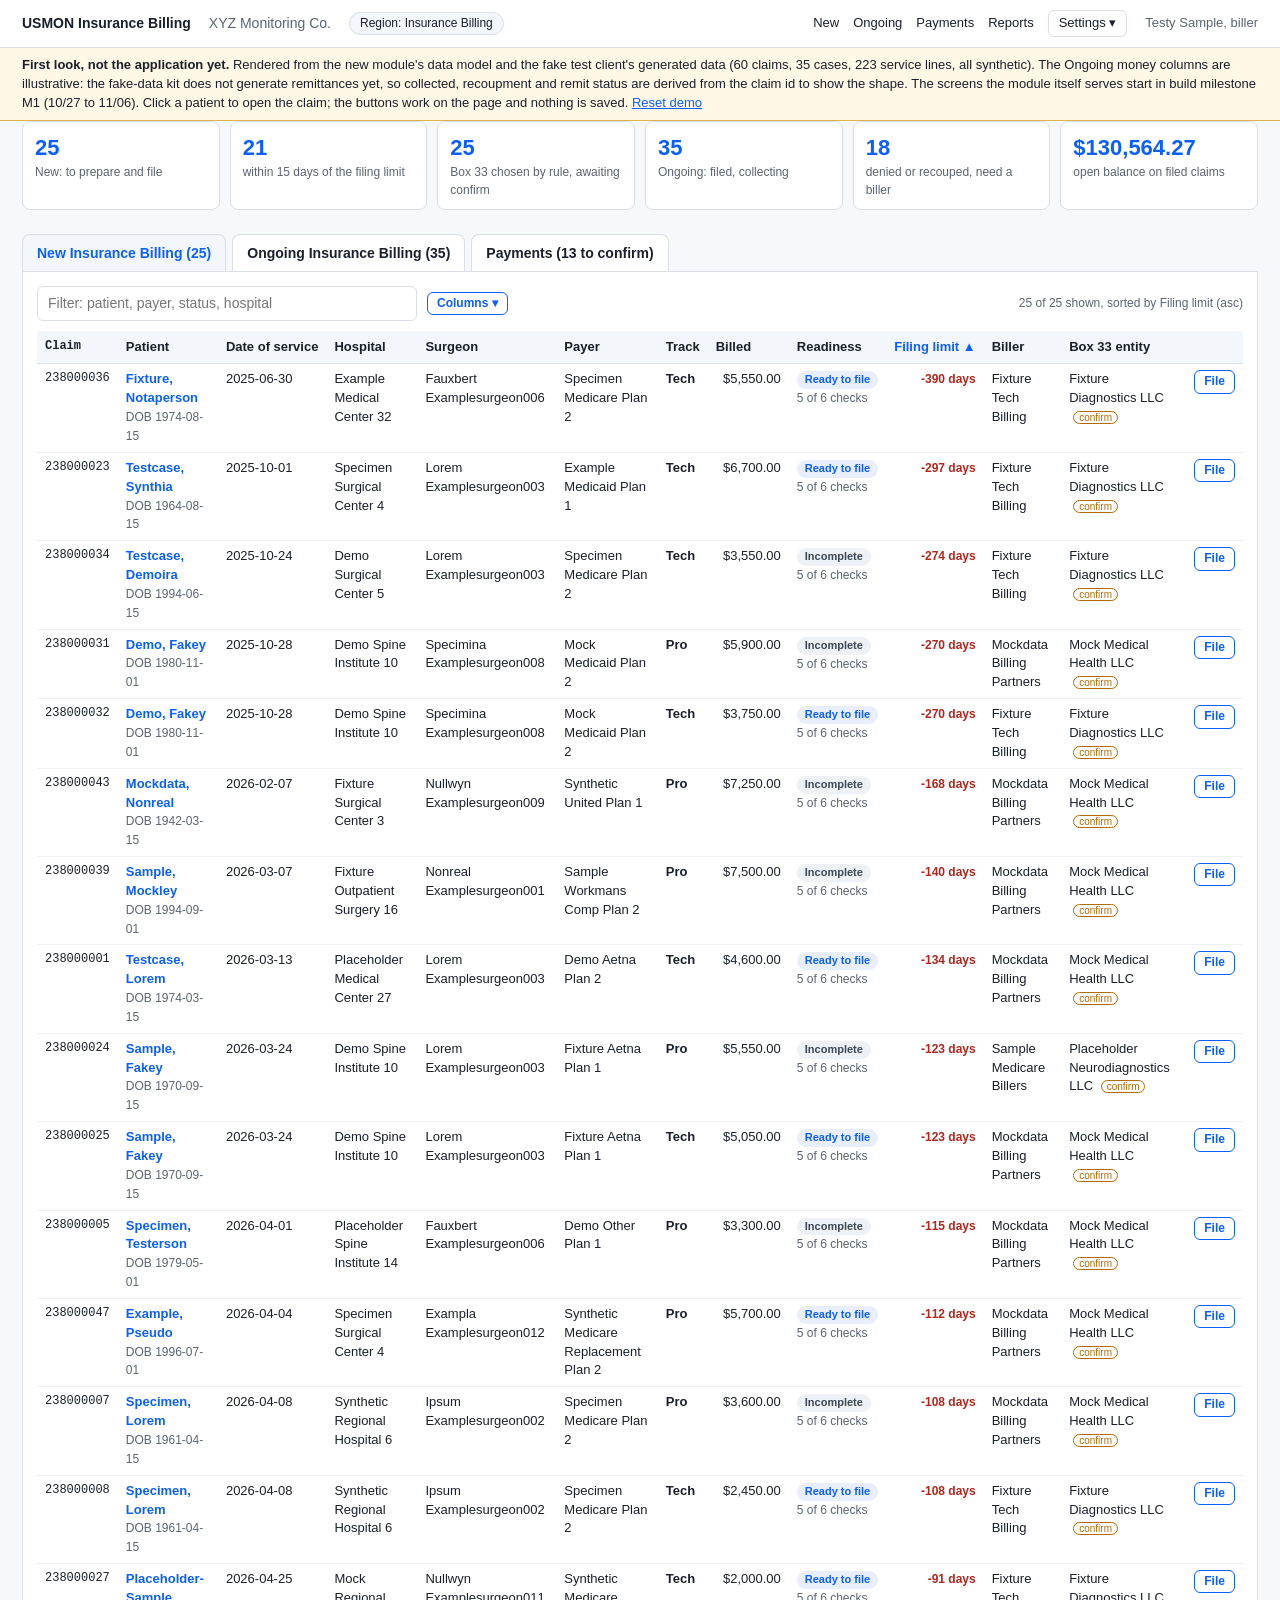
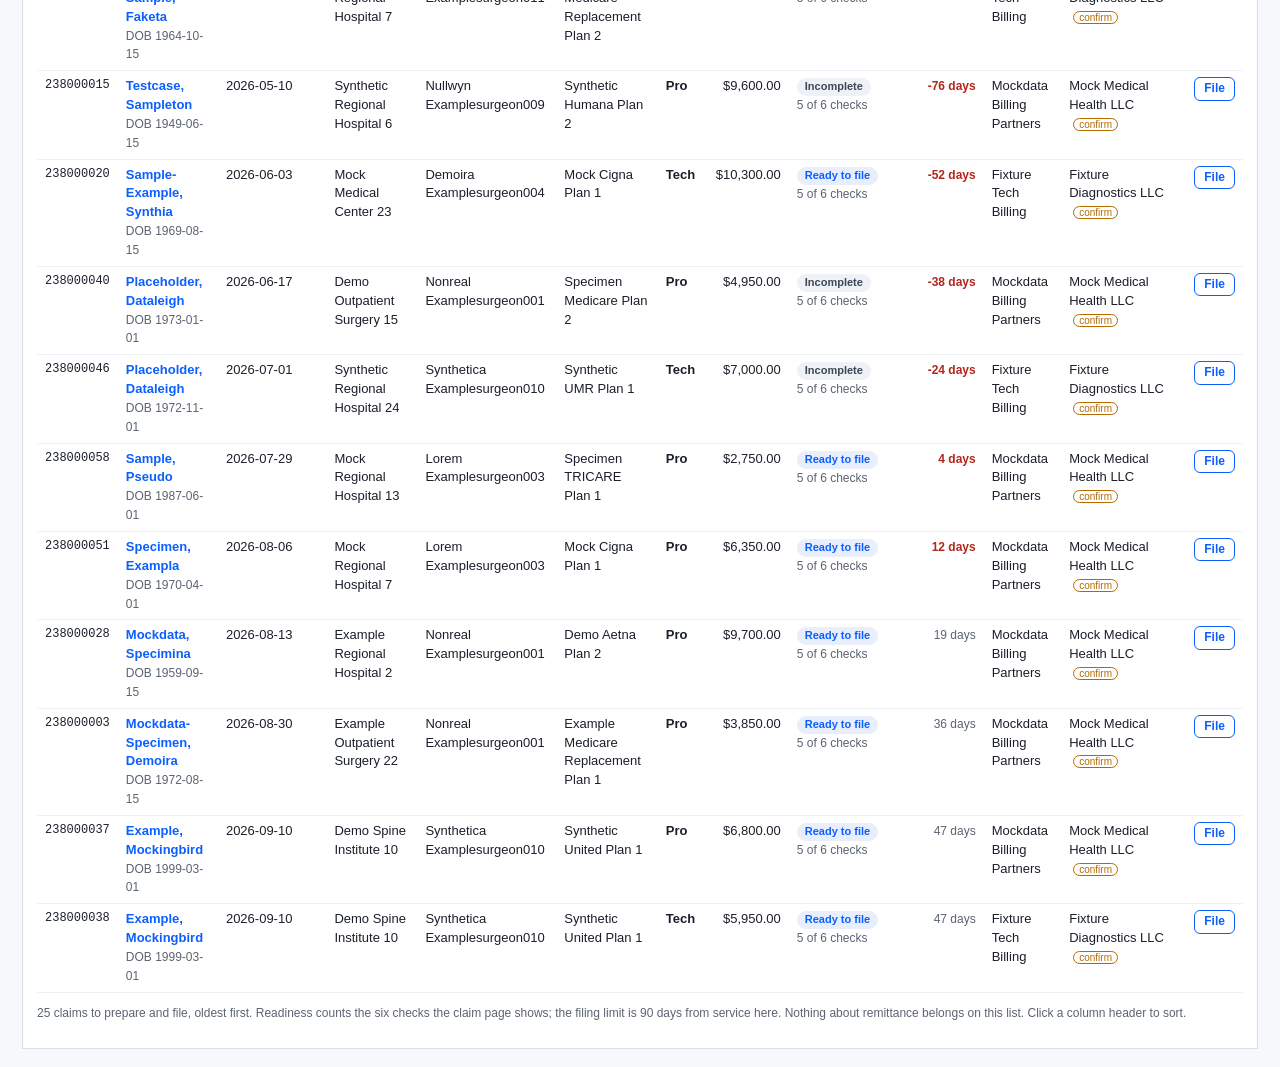
<file: first-look-113300.html>
<!doctype html>
<html lang="en"><head><meta charset="utf-8"><meta name="viewport" content="width=device-width, initial-scale=1"><meta name="robots" content="noindex,nofollow">
<title>First look, Familiar view: XYZ Monitoring Co. (synthetic)</title>
<style>
:root{--ink:#1a1f2b;--muted:#5b6472;--line:#d9dee7;--accent:#0b5fff;--soft:#f3f6fb;--ok:#1f7a3a;--warn:#b26a00;--bad:#b3261e}
*{box-sizing:border-box}body{margin:0;font:14px/1.45 -apple-system,"Segoe UI",Helvetica,Arial,sans-serif;color:var(--ink);background:#f7f8fb}
.top{display:flex;align-items:center;gap:18px;padding:10px 22px;background:#fff;border-bottom:1px solid var(--line)}
.top .brand{font-weight:700}.top .tenant{color:var(--muted)}.top .region{background:var(--soft);border:1px solid var(--line);border-radius:14px;padding:2px 10px;font-size:12px}
.top .menu{margin-left:auto;display:flex;gap:14px;align-items:center;font-size:13px}.top .menu a{color:var(--ink);text-decoration:none}.top .menu .settings{position:relative;border:1px solid var(--line);border-radius:6px;padding:3px 10px;background:#fff}
.settings ul{display:none;position:absolute;right:0;top:100%;margin:4px 0 0;padding:4px 0;list-style:none;background:#fff;border:1px solid var(--line);border-radius:6px;box-shadow:0 6px 18px rgba(0,0,0,.12);min-width:270px;z-index:50;font-size:13px;color:var(--ink)}
.settings.open ul{display:block}.settings li{padding:6px 12px;cursor:pointer;white-space:nowrap}.settings li:hover{background:var(--soft)}.settings li a{display:block;color:var(--accent)}
.top .user{color:var(--muted);font-size:13px}
.banner{background:#fff8e6;border-bottom:1px solid #e0b24a;padding:8px 22px;font-size:13px}.banner a{color:var(--accent)}
.tabs{display:flex;gap:6px;padding:12px 22px 0}.tabs a{padding:8px 14px;border:1px solid var(--line);border-bottom:none;border-radius:8px 8px 0 0;background:#fff;color:var(--ink);text-decoration:none;font-weight:600}
.tabs a.on{background:var(--soft);color:var(--accent)}
.panel{background:#fff;border:1px solid var(--line);margin:0 22px 18px;padding:14px;overflow:auto}
.toolbar{display:flex;gap:10px;align-items:center;margin-bottom:10px}.toolbar input{flex:1;max-width:380px;padding:6px 10px;border:1px solid var(--line);border-radius:6px;font:inherit}.toolbar .sub{margin-left:auto}
.tiles{display:grid;grid-template-columns:repeat(auto-fit,minmax(150px,1fr));gap:10px;margin:0 22px 12px}
.tile{background:#fff;border:1px solid var(--line);border-radius:8px;padding:10px 12px}.tile .n{font-size:22px;font-weight:700;color:var(--accent)}.tile .l{font-size:12px;color:var(--muted)}
table.grid{width:100%;border-collapse:collapse;font-size:13px}table.grid th{position:sticky;top:0;background:var(--soft);text-align:left;padding:7px 8px;border-bottom:1px solid var(--line);font-weight:600;white-space:nowrap}
table.grid th.sorted{color:var(--accent)}table.grid th[data-act]:hover{text-decoration:underline}
table.grid td{padding:6px 8px;border-bottom:1px solid #edf0f5;vertical-align:top}table.grid tr:hover td{background:#f8faff}
.num{text-align:right;white-space:nowrap}.neg{color:var(--bad)}.mono{font-family:ui-monospace,Menlo,monospace;font-size:12px}.sub{color:var(--muted);font-size:12px}
a.pat{color:var(--accent);text-decoration:none}a.pat:hover{text-decoration:underline}
.pill{display:inline-block;padding:1px 8px;border-radius:10px;font-size:11px;font-weight:600;white-space:nowrap}
.pill.prep{background:#eef1f6;color:#3d4756}.pill.ready{background:#e8eefc;color:var(--accent)}.pill.paid{background:#e6f4ea;color:var(--ok)}.pill.partial{background:#fff3e0;color:var(--warn)}.pill.denied{background:#fde7e5;color:var(--bad)}.pill.await{background:#eef1f6;color:#3d4756}.pill.recoup{background:#fde7e5;color:var(--bad)}
.clock{font-size:12px;white-space:nowrap}.clock.ok{color:var(--muted)}.clock.late{color:var(--bad);font-weight:600}
.confirm{font-size:10px;color:var(--warn);border:1px solid var(--warn);border-radius:8px;padding:0 5px;margin-left:4px}
.confirmed{font-size:10px;color:var(--ok);border:1px solid var(--ok);border-radius:8px;padding:0 5px;margin-left:4px}
.tag{font-weight:600}
.claim{display:grid;grid-template-columns:2fr 1fr;gap:14px;margin:0 22px 30px}.card{background:#fff;border:1px solid var(--line);border-radius:8px;padding:14px}
.card h3{margin:0 0 8px;font-size:15px}.kv{display:grid;grid-template-columns:150px 1fr;gap:4px 10px;font-size:13px}.kv dt{color:var(--muted)}.kv dd{margin:0}
ul.checks{list-style:none;padding:0;margin:0}ul.checks li{padding:6px 8px;border-left:4px solid var(--line);margin-bottom:6px;background:#fafbfd}ul.checks li.ok{border-color:var(--ok)}ul.checks li.warn{border-color:var(--warn)}
.btn{display:inline-block;padding:7px 14px;border-radius:6px;border:1px solid var(--accent);color:var(--accent);background:#fff;font-weight:600;margin-right:6px;cursor:pointer}.btn.primary{background:var(--accent);color:#fff}.btn.sm{padding:2px 9px;font-size:12px;margin:0}.btn.sm.wide{padding:7px 14px;font-size:13px;margin:0 6px 6px 0}
.readiness{height:8px;background:#edf0f5;border-radius:4px;overflow:hidden;margin:6px 0 10px}.readiness div{height:100%;background:var(--ok)}
h2{margin:14px 22px 6px;font-size:17px}.back{font-size:13px;font-weight:400;margin-left:14px;color:var(--accent);text-decoration:none}.back:hover{text-decoration:underline}
#colmenu{display:none;position:absolute;background:#fff;border:1px solid var(--line);border-radius:6px;box-shadow:0 6px 18px rgba(0,0,0,.12);padding:8px 12px 6px;z-index:60;font-size:12px;width:300px}#colmenu.open{display:block}
#colmenu label{display:inline-block;width:50%;padding:2px 0;white-space:nowrap;overflow:hidden;text-overflow:ellipsis}.cm-title{font-weight:600;margin-bottom:4px}.cm-foot{margin-top:6px;border-top:1px solid var(--line);padding-top:4px}.cm-foot a{color:var(--accent)}
#work{display:none;position:fixed;top:0;right:0;height:100%;width:420px;background:#fff;border-left:1px solid var(--line);box-shadow:-8px 0 24px rgba(0,0,0,.14);padding:18px 20px;z-index:350;overflow:auto;font-size:14px}#work.open{display:block}
#work h3{margin:0 0 10px;font-size:17px}#work p{margin:0 0 10px}.wk-code{display:inline-block;background:#fde7e5;color:var(--bad);font-weight:700;border-radius:6px;padding:1px 8px;margin-right:6px}.wk-acts{margin-top:16px}

.hiddenv{display:none !important}
.toasts{position:fixed;right:18px;bottom:18px;display:flex;flex-direction:column;gap:8px;z-index:400;pointer-events:none}
.toast{background:#1a1f2b;color:#fff;padding:10px 14px;border-radius:8px;font-size:13px;font-weight:600;box-shadow:0 8px 24px rgba(0,0,0,.25);opacity:0;transform:translateY(10px);transition:.25s;max-width:440px}
.toast.show{opacity:1;transform:none}.toast.warn{background:#8a5200}.toast.bad{background:#8f1414}
.overlay{display:none;position:fixed;left:0;top:0;right:0;bottom:0;background:rgba(20,30,50,.25);z-index:300}.overlay.open{display:block}
.confirm{cursor:pointer}.confirm.flash{background:#ffe4b3;box-shadow:0 0 0 3px #ffb347;transition:.2s}
[data-act]{cursor:pointer}th[data-act]{user-select:none}
.payform{display:flex;flex-wrap:wrap;gap:8px 14px;align-items:flex-end;margin:6px 8px 4px;padding:10px;border:1px dashed #b7b3ac;background:#fbfbf8}.payform label{display:flex;flex-direction:column;gap:2px;font-size:11px;color:#4a5464;font-weight:600}.payform input,.payform select{font:inherit;font-size:12px;padding:3px 5px;border:1px solid #98a2b2;background:#fff}
.buckets{display:flex;gap:10px;flex-wrap:wrap;align-items:stretch}.bucket{border:1px solid #b7b3ac;background:#fff;padding:8px 12px;min-width:170px}.bucket .n{font-size:18px;font-weight:700}.bucket .l{font-size:11px;color:#5b6472}
tr.proposed td{background:#fff8e6 !important}

</style></head><body>
<div class="top"><span class="brand">USMON Insurance Billing</span><span class="tenant">XYZ Monitoring Co.</span><span class="region">Region: Insurance Billing</span>
  <span class="menu"><a href="#" data-act="tab" data-tab="new">New</a><a href="#" data-act="tab" data-tab="ongoing">Ongoing</a><a href="#" data-act="tab" data-tab="payments">Payments</a><a href="#" data-act="m1" data-item="Reports">Reports</a><span class="settings"><span data-act="settings">Settings &#9662;</span><ul><li data-act="m1" data-item="Clearinghouse connections (FTP sites)">Clearinghouse connections (FTP sites)</li><li data-act="m1" data-item="Billing rules">Billing rules</li><li data-act="m1" data-item="Box 33 roster">Box 33 roster</li><li data-act="m1" data-item="Users and roles">Users and roles</li><li><a href="first-look-113300-classic.html">View: Familiar / Classic</a></li></ul></span></span>
  <span class="user">Testy Sample, biller</span></div>
<div class="banner"><b>First look, not the application yet.</b> Rendered from the new module's data model and the fake test client's generated data (60 claims, 35 cases, 223 service lines, all synthetic). The Ongoing money columns are illustrative: the fake-data kit does not generate remittances yet, so collected, recoupment and remit status are derived from the claim id to show the shape. The screens the module itself serves start in build milestone M1 (10/27 to 11/06). Click a patient to open the claim; the buttons work on the page and nothing is saved. <a href="#" data-act="reset">Reset demo</a></div>
<div class="tiles">
  <div class="tile"><div class="n" data-n="nnew">0</div><div class="l">New: to prepare and file</div></div>
  <div class="tile"><div class="n" data-n="nlate">0</div><div class="l">within 15 days of the filing limit</div></div>
  <div class="tile"><div class="n" data-n="nconfirm">0</div><div class="l">Box 33 chosen by rule, awaiting confirm</div></div>
  <div class="tile"><div class="n" data-n="nongoing">0</div><div class="l">Ongoing: filed, collecting</div></div>
  <div class="tile"><div class="n" data-n="ndenied">0</div><div class="l">denied or recouped, need a biller</div></div>
  <div class="tile"><div class="n" data-n="balance">$0.00</div><div class="l">open balance on filed claims</div></div>
</div>
<div class="tabs"><a class="on" href="#" data-act="tab" data-tab="new">New Insurance Billing (<span data-n="nnew">0</span>)</a><a href="#" data-act="tab" data-tab="ongoing">Ongoing Insurance Billing (<span data-n="nongoing">0</span>)</a><a href="#" data-act="tab" data-tab="payments">Payments (<span data-n="nproposed">0</span> to confirm)</a></div>
<section id="tab-new">
<div class="panel"><div class="toolbar"><input type="search" data-q="new" placeholder="Filter: patient, payer, status, hospital" aria-label="Filter New worklist"><span class="btn sm" data-act="cols" data-list="new">Columns &#9662;</span><span class="sub"><span data-n="shown-new">0</span> of <span data-n="nnew">0</span> shown, sorted by <span data-n="sort-new"></span></span></div>
<table class="grid" id="grid-new"></table><p class="sub"><span data-n="nnew">0</span> claims to prepare and file, oldest first. Readiness counts the six checks the claim page shows; the filing limit is 90 days from service here. Nothing about remittance belongs on this list. Click a column header to sort.</p></div>
</section>
<section id="tab-ongoing" class="hiddenv">
<h2>Ongoing Insurance Billing: filed and collecting</h2>
<div class="panel"><div class="toolbar"><input type="search" data-q="ongoing" placeholder="Filter: patient, payer, remit status, hospital" aria-label="Filter Ongoing worklist"><span class="btn sm" data-act="cols" data-list="ongoing">Columns &#9662;</span><span class="sub"><span data-n="shown-ongoing">0</span> of <span data-n="nongoing">0</span> shown, sorted by <span data-n="sort-ongoing"></span></span></div>
<table class="grid" id="grid-ongoing"></table><p class="sub"><span data-n="nongoing">0</span> filed claims. Collected, recoupments and balance come from the posting engine (Remit feeds it); Next is Refile, Work denial or Appeal. Money figures on this mock-up are illustrative.</p></div>
</section>
<section id="tab-payments" class="hiddenv">
<h2>Payments: the posting queue</h2>
<div class="panel"><p class="sub" style="margin:0 0 10px">The posting engine is Remit's, pointed at the module's tables; 835 rows arrive proposed and the biller confirms them. One row per incoming post (the module's posting_events). Every money figure here is illustrative.</p>
<div class="buckets" style="margin-bottom:12px"><div class="bucket"><div class="n">$1,284.50</div><div class="l">Unapplied cash (illustrative)</div></div><div class="bucket"><div class="n">$600.00</div><div class="l">Pre-payments (illustrative)</div></div><div class="bucket" style="display:flex;flex-direction:column;justify-content:center;gap:6px"><span class="btn sm" data-act="apply">Apply to a claim</span><span class="btn sm primary" data-act="confirmall">Confirm all proposed (<span data-n="nproposed">0</span>)</span></div></div>
<table class="grid" id="grid-payments"></table><p class="sub"><span data-n="nevents">0</span> posts. Applied means posted to the claim ledgers; Proposed means the 835 was read and awaits the biller's confirm; Received is still being matched; Rejected goes to a biller.</p></div>
</section>
<section id="claimview" class="hiddenv"></section>
<div id="colmenu"></div>
<div id="overlay" class="overlay" data-act="closework"></div>
<aside id="work" aria-label="Work denial"></aside>
<div id="toasts" class="toasts"></div>
<script>var VIEW="familiar";var DATA={"tenant":"XYZ Monitoring Co.","today":"2026-10-23","limit":90,"nclaims":60,"npatients":35,"nlines":223,"denials":{"CO-16":{"meaning":"The claim is missing information, or has a billing error the payer could not resolve.","fix":"Add the missing item (most often a modifier, the rendering NPI or a diagnosis pointer), then refile."},"CO-4":{"meaning":"The procedure code is inconsistent with the modifier used, or a required modifier is missing.","fix":"Correct the modifier on the service line (26 for the professional read, TC for the technical part), then refile."},"CO-29":{"meaning":"The payer says the time limit for filing this claim has passed.","fix":"Appeal with proof of timely filing: the clearinghouse acceptance report for the first filing."},"CO-45":{"meaning":"The charge is more than the fee schedule or the contracted rate allows.","fix":"Usually a contractual write-off. Appeal only if the contract rate was applied wrongly; otherwise adjust the balance."},"CO-97":{"meaning":"The payer bundled this service into another service it already paid.","fix":"Check the bundling edit. If the services were distinct, add the unbundling modifier (59 or an X modifier), then refile."}},"claims":[{"seq":238000035,"list":"ongoing","pat":"Fixture, Notaperson","dob":"1974-08-15","sex":"F","dos":"2025-06-30","hosp":"Example Medical Center 32","state":"OH","surg":"Fauxbert Examplesurgeon006","surgfull":"Fauxbert Examplesurgeon006, M.D.","surglast":"Examplesurgeon006","payer":"Specimen Medicare Plan 2","payerid":"SYN002","member":"SYNLMUJ6UHG0","rel":"SE","instype":"Medicare","track":"Pro","tracklong":"Professional","billed":5450.0,"biller":"Mockdata Billing Partners","entity":"Mock Medical Health LLC","status":"Ready to file","cls":"ready","ok":6,"of":6,"age":480,"left":-390,"filed":"2025-07-10","since":470,"dx":["M54.16","G95.9"],"confirmed":true,"checks":[["Patient and insured","ok","Name, DOB, member id present"],["Payer","ok","Payer code SYN002"],["Diagnosis codes","ok","2 codes, ICD-10"],["Service lines","ok","3 lines, every line has a modifier and a pointer"],["Rendering provider NPI","ok","Present on every line"],["Box 33 entity","ok","Confirmed by the biller at filing"]],"fin":{"status":"Paid, closed","cls":"paid","collected":2184.78,"recoupment":0,"balance":0.0,"last_remit":"2025-08-13","action":"","code":"","writeoff":3265.22},"lines":[{"n":1,"cpt":"G0453","mods":"26","frm":"2025-06-30","to":"2025-06-30","pos":"22","units":12,"charge":300.0,"ptr":"AB"},{"n":2,"cpt":"95939","mods":"26","frm":"2025-06-30","to":"2025-06-30","pos":"22","units":1,"charge":950.0,"ptr":"AB"},{"n":3,"cpt":"95938","mods":"26","frm":"2025-06-30","to":"2025-06-30","pos":"22","units":1,"charge":900.0,"ptr":"AB"}],"ledger":[{"line":"G0453","allowed":319.85,"paid":304.85,"adj":"CO-45 $-19.85, PR-2 $15.00","remark":"MA01","status":"Posted","date":"2025-08-13","source":"835, auto-posted","payer":"Specimen Medicare Plan 2","check":"EFT 10208","id":1},{"line":"95939","allowed":1012.87,"paid":965.37,"adj":"CO-45 $-62.87, PR-2 $47.50","remark":"","status":"Posted","date":"2025-08-13","source":"835, auto-posted","payer":"Specimen Medicare Plan 2","check":"EFT 10208","id":2},{"line":"95938","allowed":959.56,"paid":914.56,"adj":"CO-45 $-59.56, PR-2 $45.00","remark":"","status":"Posted","date":"2025-08-13","source":"835, auto-posted","payer":"Specimen Medicare Plan 2","check":"EFT 10208","id":3}],"notes":[]},{"seq":238000036,"list":"new","pat":"Fixture, Notaperson","dob":"1974-08-15","sex":"F","dos":"2025-06-30","hosp":"Example Medical Center 32","state":"OH","surg":"Fauxbert Examplesurgeon006","surgfull":"Fauxbert Examplesurgeon006, M.D.","surglast":"Examplesurgeon006","payer":"Specimen Medicare Plan 2","payerid":"SYN002","member":"SYNLMUJ6UHG0","rel":"SE","instype":"Medicare","track":"Tech","tracklong":"Technical","billed":5550.0,"biller":"Fixture Tech Billing","entity":"Fixture Diagnostics LLC","status":"Ready to file","cls":"ready","ok":5,"of":6,"age":480,"left":-390,"filed":null,"since":480,"dx":["M54.16","G95.9"],"confirmed":false,"checks":[["Patient and insured","ok","Name, DOB, member id present"],["Payer","ok","Payer code SYN002"],["Diagnosis codes","ok","2 codes, ICD-10"],["Service lines","ok","4 lines, every line has a modifier and a pointer"],["Rendering provider NPI","ok","Present on every line"],["Box 33 entity","warn","Chosen by rule; confirm before filing"]],"fin":null,"lines":[{"n":1,"cpt":"G0453","mods":"TC","frm":"2025-06-30","to":"2025-06-30","pos":"22","units":12,"charge":300.0,"ptr":"A"},{"n":2,"cpt":"95913","mods":"TC","frm":"2025-06-30","to":"2025-06-30","pos":"22","units":1,"charge":800.0,"ptr":"A"},{"n":3,"cpt":"95910","mods":"TC","frm":"2025-06-30","to":"2025-06-30","pos":"22","units":1,"charge":600.0,"ptr":"A"},{"n":4,"cpt":"95861","mods":"TC","frm":"2025-06-30","to":"2025-06-30","pos":"22","units":1,"charge":550.0,"ptr":"A"}],"ledger":[],"notes":[]},{"seq":238000029,"list":"ongoing","pat":"Example, Exampla","dob":"1974-04-15","sex":"M","dos":"2025-09-01","hosp":"Fixture Surgical Center 3","state":"IL","surg":"Fauxbert Examplesurgeon006","surgfull":"Fauxbert Examplesurgeon006, M.D.","surglast":"Examplesurgeon006","payer":"Placeholder Blue Cross Blue Shield Plan 1","payerid":"SYN005","member":"SYNBH5YT7XUQ","rel":"SE","instype":"Blue Cross Blue Shield","track":"Pro","tracklong":"Professional","billed":4700.0,"biller":"Mockdata Billing Partners","entity":"Mock Medical Health LLC","status":"Ready to file","cls":"ready","ok":6,"of":6,"age":417,"left":-327,"filed":"2025-09-17","since":401,"dx":["M51.16","Z98.1","M43.16","M47.816"],"confirmed":true,"checks":[["Patient and insured","ok","Name, DOB, member id present"],["Payer","ok","Payer code SYN005"],["Diagnosis codes","ok","4 codes, ICD-10"],["Service lines","ok","5 lines, every line has a modifier and a pointer"],["Rendering provider NPI","ok","Present on every line"],["Box 33 entity","ok","Confirmed by the biller at filing"]],"fin":{"status":"Recoupment taken","cls":"recoup","collected":2303.0,"recoupment":-921.2,"balance":3318.2,"last_remit":"2025-10-15","action":"Work denial","code":"CO-45","writeoff":0.0},"lines":[{"n":1,"cpt":"95940","mods":"26","frm":"2025-09-01","to":"2025-09-01","pos":"21","units":1,"charge":1200.0,"ptr":"A"},{"n":2,"cpt":"95941","mods":"26","frm":"2025-09-01","to":"2025-09-01","pos":"21","units":1,"charge":1200.0,"ptr":"AB"},{"n":3,"cpt":"95926","mods":"26","frm":"2025-09-01","to":"2025-09-01","pos":"21","units":1,"charge":650.0,"ptr":"ABC"},{"n":4,"cpt":"95939","mods":"26","frm":"2025-09-01","to":"2025-09-01","pos":"21","units":1,"charge":950.0,"ptr":"A"},{"n":5,"cpt":"95929","mods":"26","frm":"2025-09-01","to":"2025-09-01","pos":"21","units":1,"charge":700.0,"ptr":"A"}],"ledger":[{"line":"95940","allowed":2303.0,"paid":2303.0,"adj":"CO-45 $2397.00","remark":"MA01","date":"2025-10-15","source":"835, auto-posted","payer":"Placeholder Blue Cross Blue Shield Plan 1","check":"EFT 10510","status":"Posted","id":1},{"date":"2025-10-29","line":"95940","allowed":0.0,"paid":-921.2,"adj":"CO-45 $921.20","remark":"N381","source":"835, auto-posted","payer":"Placeholder Blue Cross Blue Shield Plan 1","check":"EFT 10510","status":"Posted","id":2}],"notes":[]},{"seq":238000030,"list":"ongoing","pat":"Example, Exampla","dob":"1974-04-15","sex":"M","dos":"2025-09-01","hosp":"Fixture Surgical Center 3","state":"IL","surg":"Fauxbert Examplesurgeon006","surgfull":"Fauxbert Examplesurgeon006, M.D.","surglast":"Examplesurgeon006","payer":"Placeholder Blue Cross Blue Shield Plan 1","payerid":"SYN005","member":"SYNBH5YT7XUQ","rel":"SE","instype":"Blue Cross Blue Shield","track":"Tech","tracklong":"Technical","billed":10000.0,"biller":"Fixture Tech Billing","entity":"Fixture Diagnostics LLC","status":"Ready to file","cls":"ready","ok":6,"of":6,"age":417,"left":-327,"filed":"2025-09-02","since":416,"dx":["M51.16","Z98.1","M43.16","M47.816"],"confirmed":true,"checks":[["Patient and insured","ok","Name, DOB, member id present"],["Payer","ok","Payer code SYN005"],["Diagnosis codes","ok","4 codes, ICD-10"],["Service lines","ok","5 lines, every line has a modifier and a pointer"],["Rendering provider NPI","ok","Present on every line"],["Box 33 entity","ok","Confirmed by the biller at filing"]],"fin":{"status":"Awaiting remittance","cls":"await","collected":0,"recoupment":0,"balance":10000.0,"last_remit":null,"action":"","code":"","writeoff":0.0},"lines":[{"n":1,"cpt":"95940","mods":"TC","frm":"2025-09-01","to":"2025-09-01","pos":"21","units":1,"charge":1200.0,"ptr":"ABCD"},{"n":2,"cpt":"95941","mods":"TC","frm":"2025-09-01","to":"2025-09-01","pos":"21","units":6,"charge":1200.0,"ptr":"AB"},{"n":3,"cpt":"95870","mods":"TC","frm":"2025-09-01","to":"2025-09-01","pos":"21","units":1,"charge":400.0,"ptr":"AB"},{"n":4,"cpt":"95861","mods":"TC","frm":"2025-09-01","to":"2025-09-01","pos":"21","units":1,"charge":550.0,"ptr":"ABCD"},{"n":5,"cpt":"95925","mods":"TC","frm":"2025-09-01","to":"2025-09-01","pos":"21","units":1,"charge":650.0,"ptr":"A"}],"ledger":[],"notes":[{"date":"2025-11-14","type":"Billing Research","note":"Claim filed to Placeholder Blue Cross Blue Shield Plan 1 in clearinghouse batch 2787."}]},{"seq":238000022,"list":"ongoing","pat":"Testcase, Synthia","dob":"1964-08-15","sex":"F","dos":"2025-10-01","hosp":"Specimen Surgical Center 4","state":"FL","surg":"Lorem Examplesurgeon003","surgfull":"Lorem Examplesurgeon003, D.O.","surglast":"Examplesurgeon003","payer":"Example Medicaid Plan 1","payerid":"SYN019","member":"SYNHNYZC6Q5R","rel":"SE","instype":"Medicaid","track":"Pro","tracklong":"Professional","billed":8800.0,"biller":"Mockdata Billing Partners","entity":"Mock Medical Health LLC","status":"Ready to file","cls":"ready","ok":6,"of":6,"age":387,"left":-297,"filed":"2025-10-10","since":378,"dx":["Z98.1","M43.16","M54.16"],"confirmed":true,"checks":[["Patient and insured","ok","Name, DOB, member id present"],["Payer","ok","Payer code SYN019"],["Diagnosis codes","ok","3 codes, ICD-10"],["Service lines","ok","4 lines, every line has a modifier and a pointer"],["Rendering provider NPI","ok","Present on every line"],["Box 33 entity","ok","Confirmed by the biller at filing"]],"fin":{"status":"Partial, one line denied","cls":"partial","collected":2146.62,"recoupment":0,"balance":6653.38,"last_remit":"2025-10-31","action":"Work denial","code":"CO-97","writeoff":0.0},"lines":[{"n":1,"cpt":"95940","mods":"26","frm":"2025-10-01","to":"2025-10-01","pos":"21","units":1,"charge":1200.0,"ptr":"A"},{"n":2,"cpt":"95941","mods":"26","frm":"2025-10-01","to":"2025-10-01","pos":"21","units":5,"charge":1200.0,"ptr":"A"},{"n":3,"cpt":"95926","mods":"26","frm":"2025-10-01","to":"2025-10-01","pos":"21","units":1,"charge":650.0,"ptr":"A"},{"n":4,"cpt":"95939","mods":"26","frm":"2025-10-01","to":"2025-10-01","pos":"21","units":1,"charge":950.0,"ptr":"ABC"}],"ledger":[{"line":"95940","allowed":1133.31,"paid":1073.31,"adj":"CO-45 $66.69, PR-2 $60.00","remark":"MA01","status":"Posted","date":"2025-10-31","source":"835, auto-posted","payer":"Example Medicaid Plan 1","check":"EFT 11910","id":1},{"line":"95941","allowed":1133.31,"paid":1073.31,"adj":"CO-45 $66.69, PR-2 $60.00","remark":"","status":"Posted","date":"2025-10-31","source":"835, auto-posted","payer":"Example Medicaid Plan 1","check":"EFT 11910","id":2},{"line":"95926","allowed":613.88,"paid":581.38,"adj":"CO-45 $36.12, PR-2 $32.50","remark":"","status":"Proposed, confirm","date":"2025-10-31","source":"835, auto-posted","payer":"Example Medicaid Plan 1","check":"EFT 11910","id":3},{"line":"95939","allowed":0.0,"paid":0.0,"adj":"CO-97 $950.00","remark":"N20","date":"2025-10-31","source":"835, auto-posted","payer":"Example Medicaid Plan 1","check":"EFT 11910","status":"Posted","id":4}],"notes":[{"date":"2025-11-28","type":"Tech Billing Notes","note":"Verification complete, no prior authorization required for OON provider."},{"date":"2025-12-03","type":"General Billing Notes","note":"EOB received, allowed amount below billed, flagged for OON appeal review."}]},{"seq":238000023,"list":"new","pat":"Testcase, Synthia","dob":"1964-08-15","sex":"F","dos":"2025-10-01","hosp":"Specimen Surgical Center 4","state":"FL","surg":"Lorem Examplesurgeon003","surgfull":"Lorem Examplesurgeon003, D.O.","surglast":"Examplesurgeon003","payer":"Example Medicaid Plan 1","payerid":"SYN019","member":"SYNHNYZC6Q5R","rel":"SE","instype":"Medicaid","track":"Tech","tracklong":"Technical","billed":6700.0,"biller":"Fixture Tech Billing","entity":"Fixture Diagnostics LLC","status":"Ready to file","cls":"ready","ok":5,"of":6,"age":387,"left":-297,"filed":null,"since":387,"dx":["Z98.1","M43.16","M54.16"],"confirmed":false,"checks":[["Patient and insured","ok","Name, DOB, member id present"],["Payer","ok","Payer code SYN019"],["Diagnosis codes","ok","3 codes, ICD-10"],["Service lines","ok","3 lines, every line has a modifier and a pointer"],["Rendering provider NPI","ok","Present on every line"],["Box 33 entity","warn","Chosen by rule; confirm before filing"]],"fin":null,"lines":[{"n":1,"cpt":"95940","mods":"TC","frm":"2025-10-01","to":"2025-10-01","pos":"21","units":1,"charge":1200.0,"ptr":"ABC"},{"n":2,"cpt":"95941","mods":"TC","frm":"2025-10-01","to":"2025-10-01","pos":"21","units":4,"charge":1200.0,"ptr":"A"},{"n":3,"cpt":"95929","mods":"TC","frm":"2025-10-01","to":"2025-10-01","pos":"21","units":1,"charge":700.0,"ptr":"AB"}],"ledger":[],"notes":[]},{"seq":238000010,"list":"ongoing","pat":"Mockdata, Stubbs","dob":"1982-11-15","sex":"F","dos":"2025-10-22","hosp":"Demo Outpatient Surgery 18","state":"TN","surg":"Nullwyn Examplesurgeon009","surgfull":"Nullwyn Examplesurgeon009, M.D.","surglast":"Examplesurgeon009","payer":"Specimen Medicare Plan 2","payerid":"SYN002","member":"SYNPPVK8QQNX","rel":"SP","instype":"Medicare","track":"Pro","tracklong":"Professional","billed":3900.0,"biller":"Mockdata Billing Partners","entity":"Mock Medical Health LLC","status":"Ready to file","cls":"ready","ok":6,"of":6,"age":366,"left":-276,"filed":"2025-11-13","since":344,"dx":["M48.061"],"confirmed":true,"checks":[["Patient and insured","ok","Name, DOB, member id present"],["Payer","ok","Payer code SYN002"],["Diagnosis codes","ok","1 codes, ICD-10"],["Service lines","ok","2 lines, every line has a modifier and a pointer"],["Rendering provider NPI","ok","Present on every line"],["Box 33 entity","ok","Confirmed by the biller at filing"]],"fin":{"status":"Awaiting remittance","cls":"await","collected":0,"recoupment":0,"balance":3900.0,"last_remit":null,"action":"","code":"","writeoff":0.0},"lines":[{"n":1,"cpt":"G0453","mods":"26","frm":"2025-10-22","to":"2025-10-22","pos":"24","units":10,"charge":300.0,"ptr":"A"},{"n":2,"cpt":"95938","mods":"26","frm":"2025-10-22","to":"2025-10-22","pos":"24","units":1,"charge":900.0,"ptr":"A"}],"ledger":[],"notes":[]},{"seq":238000011,"list":"ongoing","pat":"Mockdata, Stubbs","dob":"1982-11-15","sex":"F","dos":"2025-10-22","hosp":"Demo Outpatient Surgery 18","state":"TN","surg":"Nullwyn Examplesurgeon009","surgfull":"Nullwyn Examplesurgeon009, M.D.","surglast":"Examplesurgeon009","payer":"Specimen Medicare Plan 2","payerid":"SYN002","member":"SYNPPVK8QQNX","rel":"SP","instype":"Medicare","track":"Tech","tracklong":"Technical","billed":7000.0,"biller":"Fixture Tech Billing","entity":"Fixture Diagnostics LLC","status":"Ready to file","cls":"ready","ok":6,"of":6,"age":366,"left":-276,"filed":"2025-11-03","since":354,"dx":["M48.061"],"confirmed":true,"checks":[["Patient and insured","ok","Name, DOB, member id present"],["Payer","ok","Payer code SYN002"],["Diagnosis codes","ok","1 codes, ICD-10"],["Service lines","ok","4 lines, every line has a modifier and a pointer"],["Rendering provider NPI","ok","Present on every line"],["Box 33 entity","ok","Confirmed by the biller at filing"]],"fin":{"status":"Paid","cls":"paid","collected":2693.6,"recoupment":0,"balance":4306.4,"last_remit":"2025-12-06","action":"","code":"","writeoff":0.0},"lines":[{"n":1,"cpt":"G0453","mods":"TC","frm":"2025-10-22","to":"2025-10-22","pos":"24","units":16,"charge":300.0,"ptr":"A"},{"n":2,"cpt":"95926","mods":"TC","frm":"2025-10-22","to":"2025-10-22","pos":"24","units":1,"charge":650.0,"ptr":"A"},{"n":3,"cpt":"95938","mods":"TC","frm":"2025-10-22","to":"2025-10-22","pos":"24","units":1,"charge":900.0,"ptr":"A"},{"n":4,"cpt":"95925","mods":"TC","frm":"2025-10-22","to":"2025-10-22","pos":"24","units":1,"charge":650.0,"ptr":"A"}],"ledger":[{"line":"G0453","allowed":451.8,"paid":436.8,"adj":"CO-45 $-151.80, PR-2 $15.00","remark":"MA01","status":"Posted","date":"2025-12-06","source":"835, auto-posted","payer":"Specimen Medicare Plan 2","check":"EFT 10212","id":1},{"line":"95926","allowed":978.9,"paid":946.4,"adj":"CO-45 $-328.90, PR-2 $32.50","remark":"","status":"Posted","date":"2025-12-06","source":"835, auto-posted","payer":"Specimen Medicare Plan 2","check":"EFT 10212","id":2},{"line":"95938","allowed":1355.4,"paid":1310.4,"adj":"CO-45 $-455.40, PR-2 $45.00","remark":"","status":"Posted","date":"2025-12-06","source":"835, auto-posted","payer":"Specimen Medicare Plan 2","check":"EFT 10212","id":3},{"line":"95925","allowed":978.9,"paid":946.4,"adj":"CO-45 $-328.90, PR-2 $32.50","remark":"","status":"Proposed, confirm","date":"2025-12-06","source":"835, auto-posted","payer":"Specimen Medicare Plan 2","check":"EFT 10212","id":4}],"notes":[]},{"seq":238000033,"list":"ongoing","pat":"Testcase, Demoira","dob":"1994-06-15","sex":"F","dos":"2025-10-24","hosp":"Demo Surgical Center 5","state":"CO","surg":"Lorem Examplesurgeon003","surgfull":"Lorem Examplesurgeon003, D.O.","surglast":"Examplesurgeon003","payer":"Specimen Medicare Plan 2","payerid":"SYN002","member":"SYNQVR75ELMD","rel":"EM","instype":"Medicare","track":"Pro","tracklong":"Professional","billed":4850.0,"biller":"Mockdata Billing Partners","entity":"Mock Medical Health LLC","status":"Ready to file","cls":"ready","ok":6,"of":6,"age":364,"left":-274,"filed":"2025-11-02","since":355,"dx":["M50.20","M48.062","Z98.1","G97.82"],"confirmed":true,"checks":[["Patient and insured","ok","Name, DOB, member id present"],["Payer","ok","Payer code SYN002"],["Diagnosis codes","ok","4 codes, ICD-10"],["Service lines","ok","4 lines, every line has a modifier and a pointer"],["Rendering provider NPI","ok","Present on every line"],["Box 33 entity","ok","Confirmed by the biller at filing"]],"fin":{"status":"Paid, closed","cls":"paid","collected":1967.19,"recoupment":0,"balance":0.0,"last_remit":"2025-12-04","action":"","code":"","writeoff":2882.81},"lines":[{"n":1,"cpt":"G0453","mods":"26","frm":"2025-10-24","to":"2025-10-24","pos":"21","units":9,"charge":300.0,"ptr":"A"},{"n":2,"cpt":"95913","mods":"26","frm":"2025-10-24","to":"2025-10-24","pos":"21","units":1,"charge":800.0,"ptr":"ABC"},{"n":3,"cpt":"95939","mods":"26","frm":"2025-10-24","to":"2025-10-24","pos":"21","units":1,"charge":950.0,"ptr":"ABCD"},{"n":4,"cpt":"95870","mods":"26","frm":"2025-10-24","to":"2025-10-24","pos":"21","units":1,"charge":400.0,"ptr":"ABCD"}],"ledger":[{"line":"G0453","allowed":255.88,"paid":240.88,"adj":"CO-45 $44.12, PR-2 $15.00","remark":"MA01","status":"Posted","date":"2025-12-04","source":"835, auto-posted","payer":"Specimen Medicare Plan 2","check":"EFT 10212","id":1},{"line":"95913","allowed":682.35,"paid":642.35,"adj":"CO-45 $117.65, PR-2 $40.00","remark":"","status":"Posted","date":"2025-12-04","source":"835, auto-posted","payer":"Specimen Medicare Plan 2","check":"EFT 10212","id":2},{"line":"95939","allowed":810.29,"paid":762.79,"adj":"CO-45 $139.71, PR-2 $47.50","remark":"","status":"Posted","date":"2025-12-04","source":"835, auto-posted","payer":"Specimen Medicare Plan 2","check":"EFT 10212","id":3},{"line":"95870","allowed":341.17,"paid":321.17,"adj":"CO-45 $58.83, PR-2 $20.00","remark":"","status":"Posted","date":"2025-12-04","source":"835, auto-posted","payer":"Specimen Medicare Plan 2","check":"EFT 10212","id":4}],"notes":[{"date":"2025-12-10","type":"Tech Billing Notes","note":"EOB received, allowed amount below billed, flagged for OON appeal review."},{"date":"2025-11-25","type":"Claim Follow-up-PA","note":"Claim filed to Specimen Medicare Plan 2 in clearinghouse batch 8789."}]},{"seq":238000034,"list":"new","pat":"Testcase, Demoira","dob":"1994-06-15","sex":"F","dos":"2025-10-24","hosp":"Demo Surgical Center 5","state":"CO","surg":"Lorem Examplesurgeon003","surgfull":"Lorem Examplesurgeon003, D.O.","surglast":"Examplesurgeon003","payer":"Specimen Medicare Plan 2","payerid":"SYN002","member":"SYNQVR75ELMD","rel":"EM","instype":"Medicare","track":"Tech","tracklong":"Technical","billed":3550.0,"biller":"Fixture Tech Billing","entity":"Fixture Diagnostics LLC","status":"Incomplete","cls":"prep","ok":5,"of":6,"age":364,"left":-274,"filed":null,"since":364,"dx":["M50.20","M48.062","Z98.1","G97.82"],"confirmed":false,"checks":[["Patient and insured","ok","Name, DOB, member id present"],["Payer","ok","Payer code SYN002"],["Diagnosis codes","ok","4 codes, ICD-10"],["Service lines","ok","3 lines, every line has a modifier and a pointer"],["Rendering provider NPI","ok","Present on every line"],["Box 33 entity","warn","Chosen by rule; confirm before filing"]],"fin":null,"lines":[{"n":1,"cpt":"G0453","mods":"TC","frm":"2025-10-24","to":"2025-10-24","pos":"21","units":7,"charge":300.0,"ptr":"ABCD"},{"n":2,"cpt":"95913","mods":"TC","frm":"2025-10-24","to":"2025-10-24","pos":"21","units":1,"charge":800.0,"ptr":"ABC"},{"n":3,"cpt":"95925","mods":"TC","frm":"2025-10-24","to":"2025-10-24","pos":"21","units":1,"charge":650.0,"ptr":"ABC"}],"ledger":[],"notes":[]},{"seq":238000031,"list":"new","pat":"Demo, Fakey","dob":"1980-11-01","sex":"M","dos":"2025-10-28","hosp":"Demo Spine Institute 10","state":"GA","surg":"Specimina Examplesurgeon008","surgfull":"Specimina Examplesurgeon008, M.D.","surglast":"Examplesurgeon008","payer":"Mock Medicaid Plan 2","payerid":"SYN020","member":"SYNRYV6SBU9X","rel":"SE","instype":"Medicaid","track":"Pro","tracklong":"Professional","billed":5900.0,"biller":"Mockdata Billing Partners","entity":"Mock Medical Health LLC","status":"Incomplete","cls":"prep","ok":5,"of":6,"age":360,"left":-270,"filed":null,"since":360,"dx":["M48.061"],"confirmed":false,"checks":[["Patient and insured","ok","Name, DOB, member id present"],["Payer","ok","Payer code SYN020"],["Diagnosis codes","ok","1 codes, ICD-10"],["Service lines","ok","4 lines, every line has a modifier and a pointer"],["Rendering provider NPI","ok","Present on every line"],["Box 33 entity","warn","Chosen by rule; confirm before filing"]],"fin":null,"lines":[{"n":1,"cpt":"95940","mods":"26","frm":"2025-10-28","to":"2025-10-28","pos":"21","units":1,"charge":1200.0,"ptr":"A"},{"n":2,"cpt":"95941","mods":"26","frm":"2025-10-28","to":"2025-10-28","pos":"21","units":3,"charge":1200.0,"ptr":"A"},{"n":3,"cpt":"95929","mods":"26","frm":"2025-10-28","to":"2025-10-28","pos":"21","units":1,"charge":700.0,"ptr":"A"},{"n":4,"cpt":"95870","mods":"26","frm":"2025-10-28","to":"2025-10-28","pos":"21","units":1,"charge":400.0,"ptr":"A"}],"ledger":[],"notes":[]},{"seq":238000032,"list":"new","pat":"Demo, Fakey","dob":"1980-11-01","sex":"M","dos":"2025-10-28","hosp":"Demo Spine Institute 10","state":"GA","surg":"Specimina Examplesurgeon008","surgfull":"Specimina Examplesurgeon008, M.D.","surglast":"Examplesurgeon008","payer":"Mock Medicaid Plan 2","payerid":"SYN020","member":"SYNRYV6SBU9X","rel":"SE","instype":"Medicaid","track":"Tech","tracklong":"Technical","billed":3750.0,"biller":"Fixture Tech Billing","entity":"Fixture Diagnostics LLC","status":"Ready to file","cls":"ready","ok":5,"of":6,"age":360,"left":-270,"filed":null,"since":360,"dx":["M48.061"],"confirmed":false,"checks":[["Patient and insured","ok","Name, DOB, member id present"],["Payer","ok","Payer code SYN020"],["Diagnosis codes","ok","1 codes, ICD-10"],["Service lines","ok","4 lines, every line has a modifier and a pointer"],["Rendering provider NPI","ok","Present on every line"],["Box 33 entity","warn","Chosen by rule; confirm before filing"]],"fin":null,"lines":[{"n":1,"cpt":"95940","mods":"TC","frm":"2025-10-28","to":"2025-10-28","pos":"21","units":1,"charge":1200.0,"ptr":"A"},{"n":2,"cpt":"95941","mods":"TC","frm":"2025-10-28","to":"2025-10-28","pos":"21","units":1,"charge":1200.0,"ptr":"A"},{"n":3,"cpt":"95926","mods":"TC","frm":"2025-10-28","to":"2025-10-28","pos":"21","units":1,"charge":650.0,"ptr":"A"},{"n":4,"cpt":"95929","mods":"TC","frm":"2025-10-28","to":"2025-10-28","pos":"21","units":1,"charge":700.0,"ptr":"A"}],"ledger":[],"notes":[]},{"seq":238000043,"list":"new","pat":"Mockdata, Nonreal","dob":"1942-03-15","sex":"F","dos":"2026-02-07","hosp":"Fixture Surgical Center 3","state":"IL","surg":"Nullwyn Examplesurgeon009","surgfull":"Nullwyn Examplesurgeon009, M.D.","surglast":"Examplesurgeon009","payer":"Synthetic United Plan 1","payerid":"SYN007","member":"SYNKM24WXQ69","rel":"SE","instype":"United","track":"Pro","tracklong":"Professional","billed":7250.0,"biller":"Mockdata Billing Partners","entity":"Mock Medical Health LLC","status":"Incomplete","cls":"prep","ok":5,"of":6,"age":258,"left":-168,"filed":null,"since":258,"dx":["M47.816"],"confirmed":false,"checks":[["Patient and insured","ok","Name, DOB, member id present"],["Payer","ok","Payer code SYN007"],["Diagnosis codes","ok","1 codes, ICD-10"],["Service lines","ok","4 lines, every line has a modifier and a pointer"],["Rendering provider NPI","ok","Present on every line"],["Box 33 entity","warn","Chosen by rule; confirm before filing"]],"fin":null,"lines":[{"n":1,"cpt":"95940","mods":"26","frm":"2026-02-07","to":"2026-02-07","pos":"22","units":1,"charge":1200.0,"ptr":"A"},{"n":2,"cpt":"95941","mods":"26","frm":"2026-02-07","to":"2026-02-07","pos":"22","units":4,"charge":1200.0,"ptr":"A"},{"n":3,"cpt":"95907","mods":"26","frm":"2026-02-07","to":"2026-02-07","pos":"22","units":1,"charge":350.0,"ptr":"A"},{"n":4,"cpt":"95938","mods":"26","frm":"2026-02-07","to":"2026-02-07","pos":"22","units":1,"charge":900.0,"ptr":"A"}],"ledger":[],"notes":[]},{"seq":238000044,"list":"ongoing","pat":"Mockdata, Nonreal","dob":"1942-03-15","sex":"F","dos":"2026-02-07","hosp":"Fixture Surgical Center 3","state":"IL","surg":"Nullwyn Examplesurgeon009","surgfull":"Nullwyn Examplesurgeon009, M.D.","surglast":"Examplesurgeon009","payer":"Synthetic United Plan 1","payerid":"SYN007","member":"SYNKM24WXQ69","rel":"SE","instype":"United","track":"Tech","tracklong":"Technical","billed":7300.0,"biller":"Fixture Tech Billing","entity":"Fixture Diagnostics LLC","status":"Ready to file","cls":"ready","ok":6,"of":6,"age":258,"left":-168,"filed":"2026-02-27","since":238,"dx":["M47.816"],"confirmed":true,"checks":[["Patient and insured","ok","Name, DOB, member id present"],["Payer","ok","Payer code SYN007"],["Diagnosis codes","ok","1 codes, ICD-10"],["Service lines","ok","4 lines, every line has a modifier and a pointer"],["Rendering provider NPI","ok","Present on every line"],["Box 33 entity","ok","Confirmed by the biller at filing"]],"fin":{"status":"Recoupment taken","cls":"recoup","collected":3577.0,"recoupment":-1430.8,"balance":5153.8,"last_remit":"2026-03-19","action":"Work denial","code":"CO-45","writeoff":0.0},"lines":[{"n":1,"cpt":"95940","mods":"TC","frm":"2026-02-07","to":"2026-02-07","pos":"22","units":1,"charge":1200.0,"ptr":"A"},{"n":2,"cpt":"95941","mods":"TC","frm":"2026-02-07","to":"2026-02-07","pos":"22","units":4,"charge":1200.0,"ptr":"A"},{"n":3,"cpt":"95907","mods":"TC","frm":"2026-02-07","to":"2026-02-07","pos":"22","units":1,"charge":350.0,"ptr":"A"},{"n":4,"cpt":"95939","mods":"TC","frm":"2026-02-07","to":"2026-02-07","pos":"22","units":1,"charge":950.0,"ptr":"A"}],"ledger":[{"line":"95940","allowed":3577.0,"paid":3577.0,"adj":"CO-45 $3723.00","remark":"MA01","date":"2026-03-19","source":"835, auto-posted","payer":"Synthetic United Plan 1","check":"EFT 10703","status":"Posted","id":1},{"date":"2026-04-02","line":"95940","allowed":0.0,"paid":-1430.8,"adj":"CO-45 $1430.80","remark":"N381","source":"835, auto-posted","payer":"Synthetic United Plan 1","check":"EFT 10703","status":"Posted","id":2}],"notes":[]},{"seq":238000009,"list":"ongoing","pat":"Specimen, Faketa","dob":"1987-03-01","sex":"M","dos":"2026-02-10","hosp":"Sample Medical Center 29","state":"IL","surg":"Synthetica Examplesurgeon010","surgfull":"Synthetica Examplesurgeon010, M.D.","surglast":"Examplesurgeon010","payer":"Demo Self Pay Plan 1","payerid":"SYN027","member":"SYNAW30EGHGJ","rel":"SE","instype":"Self Pay","track":"Pro","tracklong":"Professional","billed":7300.0,"biller":"Sample Medicare Billers","entity":"Demo Neuro LLC 9","status":"Ready to file","cls":"ready","ok":6,"of":6,"age":255,"left":-165,"filed":"2026-02-15","since":250,"dx":["G97.82","M47.816","M54.16"],"confirmed":true,"checks":[["Patient and insured","ok","Name, DOB, member id present"],["Payer","ok","Payer code SYN027"],["Diagnosis codes","ok","3 codes, ICD-10"],["Service lines","ok","5 lines, every line has a modifier and a pointer"],["Rendering provider NPI","ok","Present on every line"],["Box 33 entity","ok","Confirmed by the biller at filing"]],"fin":{"status":"Recoupment taken","cls":"recoup","collected":3577.0,"recoupment":-1430.8,"balance":5153.8,"last_remit":"2026-03-18","action":"Work denial","code":"CO-45","writeoff":0.0},"lines":[{"n":1,"cpt":"95940","mods":"26","frm":"2026-02-10","to":"2026-02-10","pos":"21","units":1,"charge":1200.0,"ptr":"A"},{"n":2,"cpt":"95941","mods":"26","frm":"2026-02-10","to":"2026-02-10","pos":"21","units":3,"charge":1200.0,"ptr":"A"},{"n":3,"cpt":"95939","mods":"26","frm":"2026-02-10","to":"2026-02-10","pos":"21","units":1,"charge":950.0,"ptr":"A"},{"n":4,"cpt":"95926","mods":"26","frm":"2026-02-10","to":"2026-02-10","pos":"21","units":1,"charge":650.0,"ptr":"A"},{"n":5,"cpt":"95938","mods":"26","frm":"2026-02-10","to":"2026-02-10","pos":"21","units":1,"charge":900.0,"ptr":"ABC"}],"ledger":[{"line":"95940","allowed":3577.0,"paid":3577.0,"adj":"CO-45 $3723.00","remark":"MA01","date":"2026-03-18","source":"835, auto-posted","payer":"Demo Self Pay Plan 1","check":"EFT 12703","status":"Posted","id":1},{"date":"2026-04-01","line":"95940","allowed":0.0,"paid":-1430.8,"adj":"CO-45 $1430.80","remark":"N381","source":"835, auto-posted","payer":"Demo Self Pay Plan 1","check":"EFT 12703","status":"Posted","id":2}],"notes":[{"date":"2026-03-03","type":"Tech Billing Notes","note":"Patient statement generated, balance after insurance pending."}]},{"seq":238000039,"list":"new","pat":"Sample, Mockley","dob":"1994-09-01","sex":"F","dos":"2026-03-07","hosp":"Fixture Outpatient Surgery 16","state":"FL","surg":"Nonreal Examplesurgeon001","surgfull":"Nonreal Examplesurgeon001, M.D.","surglast":"Examplesurgeon001","payer":"Sample Workmans Comp Plan 2","payerid":"SYN022","member":"SYNBWBHY6GB1","rel":"SE","instype":"Workmans Comp","track":"Pro","tracklong":"Professional","billed":7500.0,"biller":"Mockdata Billing Partners","entity":"Mock Medical Health LLC","status":"Incomplete","cls":"prep","ok":5,"of":6,"age":230,"left":-140,"filed":null,"since":230,"dx":["M51.16"],"confirmed":false,"checks":[["Patient and insured","ok","Name, DOB, member id present"],["Payer","ok","Payer code SYN022"],["Diagnosis codes","ok","1 codes, ICD-10"],["Service lines","ok","5 lines, every line has a modifier and a pointer"],["Rendering provider NPI","ok","Present on every line"],["Box 33 entity","warn","Chosen by rule; confirm before filing"]],"fin":null,"lines":[{"n":1,"cpt":"95940","mods":"26","frm":"2026-03-07","to":"2026-03-07","pos":"21","units":1,"charge":1200.0,"ptr":"A"},{"n":2,"cpt":"95941","mods":"26","frm":"2026-03-07","to":"2026-03-07","pos":"21","units":4,"charge":1200.0,"ptr":"A"},{"n":3,"cpt":"95910","mods":"26","frm":"2026-03-07","to":"2026-03-07","pos":"21","units":1,"charge":600.0,"ptr":"A"},{"n":4,"cpt":"95861","mods":"26","frm":"2026-03-07","to":"2026-03-07","pos":"21","units":1,"charge":550.0,"ptr":"A"},{"n":5,"cpt":"95907","mods":"26","frm":"2026-03-07","to":"2026-03-07","pos":"21","units":1,"charge":350.0,"ptr":"A"}],"ledger":[],"notes":[]},{"seq":238000000,"list":"ongoing","pat":"Testcase, Lorem","dob":"1974-03-15","sex":"M","dos":"2026-03-13","hosp":"Placeholder Medical Center 27","state":"FL","surg":"Lorem Examplesurgeon003","surgfull":"Lorem Examplesurgeon003, D.O.","surglast":"Examplesurgeon003","payer":"Demo Aetna Plan 2","payerid":"SYN010","member":"SYNJBHCRV8JG","rel":"SE","instype":"Aetna","track":"Pro","tracklong":"Professional","billed":3050.0,"biller":"Sample Medicare Billers","entity":"Placeholder Neurodiagnostics LLC","status":"Ready to file","cls":"ready","ok":6,"of":6,"age":224,"left":-134,"filed":"2026-03-19","since":218,"dx":["G95.9"],"confirmed":true,"checks":[["Patient and insured","ok","Name, DOB, member id present"],["Payer","ok","Payer code SYN010"],["Diagnosis codes","ok","1 codes, ICD-10"],["Service lines","ok","3 lines, every line has a modifier and a pointer"],["Rendering provider NPI","ok","Present on every line"],["Box 33 entity","ok","Confirmed by the biller at filing"]],"fin":{"status":"Awaiting remittance","cls":"await","collected":0,"recoupment":0,"balance":3050.0,"last_remit":null,"action":"","code":"","writeoff":0.0},"lines":[{"n":1,"cpt":"95940","mods":"26","frm":"2026-03-13","to":"2026-03-13","pos":"21","units":1,"charge":1200.0,"ptr":"A"},{"n":2,"cpt":"95941","mods":"26","frm":"2026-03-13","to":"2026-03-13","pos":"21","units":1,"charge":1200.0,"ptr":"A"},{"n":3,"cpt":"95925","mods":"26","frm":"2026-03-13","to":"2026-03-13","pos":"21","units":1,"charge":650.0,"ptr":"A"}],"ledger":[],"notes":[{"date":"2026-06-06","type":"Claim Follow-up-PA","note":"Patient statement generated, balance after insurance pending."},{"date":"2026-06-08","type":"General Billing Notes","note":"Claim filed to Demo Aetna Plan 2 in clearinghouse batch 9189."}]},{"seq":238000001,"list":"new","pat":"Testcase, Lorem","dob":"1974-03-15","sex":"M","dos":"2026-03-13","hosp":"Placeholder Medical Center 27","state":"FL","surg":"Lorem Examplesurgeon003","surgfull":"Lorem Examplesurgeon003, D.O.","surglast":"Examplesurgeon003","payer":"Demo Aetna Plan 2","payerid":"SYN010","member":"SYNJBHCRV8JG","rel":"SE","instype":"Aetna","track":"Tech","tracklong":"Technical","billed":4600.0,"biller":"Mockdata Billing Partners","entity":"Mock Medical Health LLC","status":"Ready to file","cls":"ready","ok":5,"of":6,"age":224,"left":-134,"filed":null,"since":224,"dx":["G95.9"],"confirmed":false,"checks":[["Patient and insured","ok","Name, DOB, member id present"],["Payer","ok","Payer code SYN010"],["Diagnosis codes","ok","1 codes, ICD-10"],["Service lines","ok","5 lines, every line has a modifier and a pointer"],["Rendering provider NPI","ok","Present on every line"],["Box 33 entity","warn","Chosen by rule; confirm before filing"]],"fin":null,"lines":[{"n":1,"cpt":"95940","mods":"TC","frm":"2026-03-13","to":"2026-03-13","pos":"21","units":1,"charge":1200.0,"ptr":"A"},{"n":2,"cpt":"95941","mods":"TC","frm":"2026-03-13","to":"2026-03-13","pos":"21","units":1,"charge":1200.0,"ptr":"A"},{"n":3,"cpt":"95910","mods":"TC","frm":"2026-03-13","to":"2026-03-13","pos":"21","units":1,"charge":600.0,"ptr":"A"},{"n":4,"cpt":"95939","mods":"TC","frm":"2026-03-13","to":"2026-03-13","pos":"21","units":1,"charge":950.0,"ptr":"A"},{"n":5,"cpt":"95926","mods":"TC","frm":"2026-03-13","to":"2026-03-13","pos":"21","units":1,"charge":650.0,"ptr":"A"}],"ledger":[],"notes":[]},{"seq":238000014,"list":"ongoing","pat":"Mockdata, Nullwyn","dob":"1949-08-01","sex":"M","dos":"2026-03-18","hosp":"Synthetic Medical Center 8","state":"GA","surg":"Nonreal Examplesurgeon001","surgfull":"Nonreal Examplesurgeon001, M.D.","surglast":"Examplesurgeon001","payer":"Placeholder Blue Cross Blue Shield Plan 1","payerid":"SYN005","member":"SYNFVHJYQQQA","rel":"SE","instype":"Blue Cross Blue Shield","track":"Pro","tracklong":"Professional","billed":6150.0,"biller":"Mockdata Billing Partners","entity":"Mock Medical Health LLC","status":"Ready to file","cls":"ready","ok":6,"of":6,"age":219,"left":-129,"filed":"2026-03-09","since":228,"dx":["M54.16","M48.061"],"confirmed":true,"checks":[["Patient and insured","ok","Name, DOB, member id present"],["Payer","ok","Payer code SYN005"],["Diagnosis codes","ok","2 codes, ICD-10"],["Service lines","ok","4 lines, every line has a modifier and a pointer"],["Rendering provider NPI","ok","Present on every line"],["Box 33 entity","ok","Confirmed by the biller at filing"]],"fin":{"status":"Recoupment taken","cls":"recoup","collected":3013.5,"recoupment":-1205.4,"balance":4341.9,"last_remit":"2026-04-14","action":"Work denial","code":"CO-45","writeoff":0.0},"lines":[{"n":1,"cpt":"95940","mods":"26","frm":"2026-03-18","to":"2026-03-18","pos":"21","units":1,"charge":1200.0,"ptr":"AB"},{"n":2,"cpt":"95941","mods":"26","frm":"2026-03-18","to":"2026-03-18","pos":"21","units":3,"charge":1200.0,"ptr":"A"},{"n":3,"cpt":"95925","mods":"26","frm":"2026-03-18","to":"2026-03-18","pos":"21","units":1,"charge":650.0,"ptr":"A"},{"n":4,"cpt":"95929","mods":"26","frm":"2026-03-18","to":"2026-03-18","pos":"21","units":1,"charge":700.0,"ptr":"A"}],"ledger":[{"line":"95940","allowed":3013.5,"paid":3013.5,"adj":"CO-45 $3136.50","remark":"MA01","date":"2026-04-14","source":"835, auto-posted","payer":"Placeholder Blue Cross Blue Shield Plan 1","check":"EFT 10504","status":"Posted","id":1},{"date":"2026-04-28","line":"95940","allowed":0.0,"paid":-1205.4,"adj":"CO-45 $1205.40","remark":"N381","source":"835, auto-posted","payer":"Placeholder Blue Cross Blue Shield Plan 1","check":"EFT 10504","status":"Posted","id":2}],"notes":[{"date":"2026-05-27","type":"Tech Billing Notes","note":"Patient statement generated, balance after insurance pending."}]},{"seq":238000024,"list":"new","pat":"Sample, Fakey","dob":"1970-09-15","sex":"F","dos":"2026-03-24","hosp":"Demo Spine Institute 10","state":"GA","surg":"Lorem Examplesurgeon003","surgfull":"Lorem Examplesurgeon003, D.O.","surglast":"Examplesurgeon003","payer":"Fixture Aetna Plan 1","payerid":"SYN009","member":"SYNG7RRR4QGW","rel":"SP","instype":"Aetna","track":"Pro","tracklong":"Professional","billed":5550.0,"biller":"Sample Medicare Billers","entity":"Placeholder Neurodiagnostics LLC","status":"Incomplete","cls":"prep","ok":5,"of":6,"age":213,"left":-123,"filed":null,"since":213,"dx":["M54.16"],"confirmed":false,"checks":[["Patient and insured","ok","Name, DOB, member id present"],["Payer","ok","Payer code SYN009"],["Diagnosis codes","ok","1 codes, ICD-10"],["Service lines","ok","4 lines, every line has a modifier and a pointer"],["Rendering provider NPI","ok","Present on every line"],["Box 33 entity","warn","Chosen by rule; confirm before filing"]],"fin":null,"lines":[{"n":1,"cpt":"95940","mods":"26","frm":"2026-03-24","to":"2026-03-24","pos":"21","units":1,"charge":1200.0,"ptr":"A"},{"n":2,"cpt":"95941","mods":"26","frm":"2026-03-24","to":"2026-03-24","pos":"21","units":3,"charge":1200.0,"ptr":"A"},{"n":3,"cpt":"95907","mods":"26","frm":"2026-03-24","to":"2026-03-24","pos":"21","units":1,"charge":350.0,"ptr":"A"},{"n":4,"cpt":"95870","mods":"26","frm":"2026-03-24","to":"2026-03-24","pos":"21","units":1,"charge":400.0,"ptr":"A"}],"ledger":[],"notes":[]},{"seq":238000025,"list":"new","pat":"Sample, Fakey","dob":"1970-09-15","sex":"F","dos":"2026-03-24","hosp":"Demo Spine Institute 10","state":"GA","surg":"Lorem Examplesurgeon003","surgfull":"Lorem Examplesurgeon003, D.O.","surglast":"Examplesurgeon003","payer":"Fixture Aetna Plan 1","payerid":"SYN009","member":"SYNG7RRR4QGW","rel":"SP","instype":"Aetna","track":"Tech","tracklong":"Technical","billed":5050.0,"biller":"Mockdata Billing Partners","entity":"Mock Medical Health LLC","status":"Ready to file","cls":"ready","ok":5,"of":6,"age":213,"left":-123,"filed":null,"since":213,"dx":["M54.16"],"confirmed":false,"checks":[["Patient and insured","ok","Name, DOB, member id present"],["Payer","ok","Payer code SYN009"],["Diagnosis codes","ok","1 codes, ICD-10"],["Service lines","ok","5 lines, every line has a modifier and a pointer"],["Rendering provider NPI","ok","Present on every line"],["Box 33 entity","warn","Chosen by rule; confirm before filing"]],"fin":null,"lines":[{"n":1,"cpt":"95940","mods":"TC","frm":"2026-03-24","to":"2026-03-24","pos":"21","units":1,"charge":1200.0,"ptr":"A"},{"n":2,"cpt":"95941","mods":"TC","frm":"2026-03-24","to":"2026-03-24","pos":"21","units":1,"charge":1200.0,"ptr":"A"},{"n":3,"cpt":"95938","mods":"TC","frm":"2026-03-24","to":"2026-03-24","pos":"21","units":1,"charge":900.0,"ptr":"A"},{"n":4,"cpt":"95939","mods":"TC","frm":"2026-03-24","to":"2026-03-24","pos":"21","units":1,"charge":950.0,"ptr":"A"},{"n":5,"cpt":"95913","mods":"TC","frm":"2026-03-24","to":"2026-03-24","pos":"21","units":1,"charge":800.0,"ptr":"A"}],"ledger":[],"notes":[]},{"seq":238000049,"list":"ongoing","pat":"Fixture, Jsonna","dob":"1982-08-15","sex":"M","dos":"2026-03-25","hosp":"Sample Regional Hospital 34","state":"FL","surg":"Nonreal Examplesurgeon001","surgfull":"Nonreal Examplesurgeon001, M.D.","surglast":"Examplesurgeon001","payer":"Synthetic Medicare Replacement Plan 2","payerid":"SYN004","member":"SYNYN539AZM0","rel":"EM","instype":"Medicare Replacement","track":"Pro","tracklong":"Professional","billed":4850.0,"biller":"Mockdata Billing Partners","entity":"Mock Medical Health LLC","status":"Ready to file","cls":"ready","ok":6,"of":6,"age":212,"left":-122,"filed":"2026-04-06","since":200,"dx":["M47.816"],"confirmed":true,"checks":[["Patient and insured","ok","Name, DOB, member id present"],["Payer","ok","Payer code SYN004"],["Diagnosis codes","ok","1 codes, ICD-10"],["Service lines","ok","2 lines, every line has a modifier and a pointer"],["Rendering provider NPI","ok","Present on every line"],["Box 33 entity","ok","Confirmed by the biller at filing"]],"fin":{"status":"Paid, closed","cls":"paid","collected":2564.51,"recoupment":0,"balance":0.0,"last_remit":"2026-05-01","action":"","code":"","writeoff":2285.49},"lines":[{"n":1,"cpt":"G0453","mods":"26","frm":"2026-03-25","to":"2026-03-25","pos":"22","units":13,"charge":300.0,"ptr":"A"},{"n":2,"cpt":"95939","mods":"26","frm":"2026-03-25","to":"2026-03-25","pos":"22","units":1,"charge":950.0,"ptr":"A"}],"ledger":[{"line":"G0453","allowed":630.48,"paid":615.48,"adj":"CO-45 $-330.48, PR-2 $15.00","remark":"MA01","status":"Posted","date":"2026-05-01","source":"835, auto-posted","payer":"Synthetic Medicare Replacement Plan 2","check":"EFT 10405","id":1},{"line":"95939","allowed":1996.53,"paid":1949.03,"adj":"CO-45 $-1046.53, PR-2 $47.50","remark":"","status":"Posted","date":"2026-05-01","source":"835, auto-posted","payer":"Synthetic Medicare Replacement Plan 2","check":"EFT 10405","id":2}],"notes":[{"date":"2026-05-16","type":"First Level Appeal Pro","note":"EOB received, allowed amount below billed, flagged for OON appeal review."},{"date":"2026-06-21","type":"General Billing Notes","note":"Claim filed to Synthetic Medicare Replacement Plan 2 in clearinghouse batch 3771."},{"date":"2026-06-22","type":"Pre-Authorization","note":"Called Synthetic Medicare Replacement Plan 2, claim in process, call reference SYNREF325984."}]},{"seq":238000050,"list":"ongoing","pat":"Fixture, Jsonna","dob":"1982-08-15","sex":"M","dos":"2026-03-25","hosp":"Sample Regional Hospital 34","state":"FL","surg":"Nonreal Examplesurgeon001","surgfull":"Nonreal Examplesurgeon001, M.D.","surglast":"Examplesurgeon001","payer":"Synthetic Medicare Replacement Plan 2","payerid":"SYN004","member":"SYNYN539AZM0","rel":"EM","instype":"Medicare Replacement","track":"Tech","tracklong":"Technical","billed":3400.0,"biller":"Fixture Tech Billing","entity":"Fixture Diagnostics LLC","status":"Ready to file","cls":"ready","ok":6,"of":6,"age":212,"left":-122,"filed":"2026-04-08","since":198,"dx":["M47.816"],"confirmed":true,"checks":[["Patient and insured","ok","Name, DOB, member id present"],["Payer","ok","Payer code SYN004"],["Diagnosis codes","ok","1 codes, ICD-10"],["Service lines","ok","2 lines, every line has a modifier and a pointer"],["Rendering provider NPI","ok","Present on every line"],["Box 33 entity","ok","Confirmed by the biller at filing"]],"fin":{"status":"Awaiting remittance","cls":"await","collected":0,"recoupment":0,"balance":3400.0,"last_remit":null,"action":"","code":"","writeoff":0.0},"lines":[{"n":1,"cpt":"G0453","mods":"TC","frm":"2026-03-25","to":"2026-03-25","pos":"22","units":10,"charge":300.0,"ptr":"A"},{"n":2,"cpt":"95870","mods":"TC","frm":"2026-03-25","to":"2026-03-25","pos":"22","units":1,"charge":400.0,"ptr":"A"}],"ledger":[],"notes":[{"date":"2026-05-31","type":"Pre-Authorization","note":"Requested medical records from facility for payer review."}]},{"seq":238000056,"list":"ongoing","pat":"Testcase, Fakey","dob":"1962-05-01","sex":"M","dos":"2026-03-31","hosp":"Synthetic Regional Hospital 24","state":"IL","surg":"Synthetica Examplesurgeon010","surgfull":"Synthetica Examplesurgeon010, M.D.","surglast":"Examplesurgeon010","payer":"Fixture Aetna Plan 1","payerid":"SYN009","member":"SYNJ41G8ZALH","rel":"C1","instype":"Aetna","track":"Pro","tracklong":"Professional","billed":3200.0,"biller":"Mockdata Billing Partners","entity":"Mock Medical Health LLC","status":"Ready to file","cls":"ready","ok":6,"of":6,"age":206,"left":-116,"filed":"2026-03-24","since":213,"dx":["M50.20","G95.9","M50.123"],"confirmed":true,"checks":[["Patient and insured","ok","Name, DOB, member id present"],["Payer","ok","Payer code SYN009"],["Diagnosis codes","ok","3 codes, ICD-10"],["Service lines","ok","3 lines, every line has a modifier and a pointer"],["Rendering provider NPI","ok","Present on every line"],["Box 33 entity","ok","Confirmed by the biller at filing"]],"fin":{"status":"Paid","cls":"paid","collected":1248.0,"recoupment":0,"balance":1952.0,"last_remit":"2026-04-25","action":"","code":"","writeoff":0.0},"lines":[{"n":1,"cpt":"95940","mods":"26","frm":"2026-03-31","to":"2026-03-31","pos":"21","units":1,"charge":1200.0,"ptr":"AB"},{"n":2,"cpt":"95941","mods":"26","frm":"2026-03-31","to":"2026-03-31","pos":"21","units":1,"charge":1200.0,"ptr":"AB"},{"n":3,"cpt":"95913","mods":"26","frm":"2026-03-31","to":"2026-03-31","pos":"21","units":1,"charge":800.0,"ptr":"ABC"}],"ledger":[{"line":"95940","allowed":684.0,"paid":624.0,"adj":"CO-45 $516.00, PR-2 $60.00","remark":"MA01","status":"Posted","date":"2026-04-25","source":"835, auto-posted","payer":"Fixture Aetna Plan 1","check":"EFT 10904","id":1},{"line":"95941","allowed":684.0,"paid":624.0,"adj":"CO-45 $516.00, PR-2 $60.00","remark":"","status":"Posted","date":"2026-04-25","source":"835, auto-posted","payer":"Fixture Aetna Plan 1","check":"EFT 10904","id":2},{"line":"95913","allowed":456.0,"paid":416.0,"adj":"CO-45 $344.00, PR-2 $40.00","remark":"","status":"Proposed, confirm","date":"2026-04-25","source":"835, auto-posted","payer":"Fixture Aetna Plan 1","check":"EFT 10904","id":3}],"notes":[{"date":"2026-06-21","type":"Patient Statement","note":"Claim filed to Fixture Aetna Plan 1 in clearinghouse batch 9440."},{"date":"2026-04-26","type":"Billing Research","note":"First level appeal drafted, awaiting supervisor sign-off."}]},{"seq":238000057,"list":"ongoing","pat":"Testcase, Fakey","dob":"1962-05-01","sex":"M","dos":"2026-03-31","hosp":"Synthetic Regional Hospital 24","state":"IL","surg":"Synthetica Examplesurgeon010","surgfull":"Synthetica Examplesurgeon010, M.D.","surglast":"Examplesurgeon010","payer":"Fixture Aetna Plan 1","payerid":"SYN009","member":"SYNJ41G8ZALH","rel":"C1","instype":"Aetna","track":"Tech","tracklong":"Technical","billed":4050.0,"biller":"Mockdata Billing Partners","entity":"Mock Medical Health LLC","status":"Ready to file","cls":"ready","ok":6,"of":6,"age":206,"left":-116,"filed":"2026-03-24","since":213,"dx":["M50.20","G95.9","M50.123"],"confirmed":true,"checks":[["Patient and insured","ok","Name, DOB, member id present"],["Payer","ok","Payer code SYN009"],["Diagnosis codes","ok","3 codes, ICD-10"],["Service lines","ok","4 lines, every line has a modifier and a pointer"],["Rendering provider NPI","ok","Present on every line"],["Box 33 entity","ok","Confirmed by the biller at filing"]],"fin":{"status":"Partial, one line denied","cls":"partial","collected":972.0,"recoupment":0,"balance":3078.0,"last_remit":"2026-04-26","action":"Work denial","code":"CO-97","writeoff":0.0},"lines":[{"n":1,"cpt":"95940","mods":"TC","frm":"2026-03-31","to":"2026-03-31","pos":"21","units":1,"charge":1200.0,"ptr":"AB"},{"n":2,"cpt":"95941","mods":"TC","frm":"2026-03-31","to":"2026-03-31","pos":"21","units":1,"charge":1200.0,"ptr":"A"},{"n":3,"cpt":"95929","mods":"TC","frm":"2026-03-31","to":"2026-03-31","pos":"21","units":1,"charge":700.0,"ptr":"AB"},{"n":4,"cpt":"95939","mods":"TC","frm":"2026-03-31","to":"2026-03-31","pos":"21","units":1,"charge":950.0,"ptr":"A"}],"ledger":[{"line":"95940","allowed":546.0,"paid":486.0,"adj":"CO-45 $654.00, PR-2 $60.00","remark":"MA01","status":"Posted","date":"2026-04-26","source":"835, auto-posted","payer":"Fixture Aetna Plan 1","check":"EFT 10904","id":1},{"line":"95941","allowed":546.0,"paid":486.0,"adj":"CO-45 $654.00, PR-2 $60.00","remark":"","status":"Posted","date":"2026-04-26","source":"835, auto-posted","payer":"Fixture Aetna Plan 1","check":"EFT 10904","id":2},{"line":"95929","allowed":318.5,"paid":283.5,"adj":"CO-45 $381.50, PR-2 $35.00","remark":"","status":"Proposed, confirm","date":"2026-04-26","source":"835, auto-posted","payer":"Fixture Aetna Plan 1","check":"EFT 10904","id":3},{"line":"95939","allowed":0.0,"paid":0.0,"adj":"CO-97 $950.00","remark":"N20","date":"2026-04-26","source":"835, auto-posted","payer":"Fixture Aetna Plan 1","check":"EFT 10904","status":"Posted","id":4}],"notes":[{"date":"2026-05-10","type":"Claim Follow-up-PA","note":"First level appeal drafted, awaiting supervisor sign-off."}]},{"seq":238000005,"list":"new","pat":"Specimen, Testerson","dob":"1979-05-01","sex":"M","dos":"2026-04-01","hosp":"Placeholder Spine Institute 14","state":"PA","surg":"Fauxbert Examplesurgeon006","surgfull":"Fauxbert Examplesurgeon006, M.D.","surglast":"Examplesurgeon006","payer":"Demo Other Plan 1","payerid":"SYN029","member":"SYNFMYW8YA5D","rel":"SE","instype":"Other","track":"Pro","tracklong":"Professional","billed":3300.0,"biller":"Mockdata Billing Partners","entity":"Mock Medical Health LLC","status":"Incomplete","cls":"prep","ok":5,"of":6,"age":205,"left":-115,"filed":null,"since":205,"dx":["M50.123","M51.16","G97.82"],"confirmed":false,"checks":[["Patient and insured","ok","Name, DOB, member id present"],["Payer","ok","Payer code SYN029"],["Diagnosis codes","ok","3 codes, ICD-10"],["Service lines","ok","3 lines, every line has a modifier and a pointer"],["Rendering provider NPI","ok","Present on every line"],["Box 33 entity","warn","Chosen by rule; confirm before filing"]],"fin":null,"lines":[{"n":1,"cpt":"95940","mods":"26","frm":"2026-04-01","to":"2026-04-01","pos":"21","units":1,"charge":1200.0,"ptr":"AB"},{"n":2,"cpt":"95941","mods":"26","frm":"2026-04-01","to":"2026-04-01","pos":"21","units":1,"charge":1200.0,"ptr":"AB"},{"n":3,"cpt":"95938","mods":"26","frm":"2026-04-01","to":"2026-04-01","pos":"21","units":1,"charge":900.0,"ptr":"ABC"}],"ledger":[],"notes":[]},{"seq":238000006,"list":"ongoing","pat":"Specimen, Testerson","dob":"1979-05-01","sex":"M","dos":"2026-04-01","hosp":"Placeholder Spine Institute 14","state":"PA","surg":"Fauxbert Examplesurgeon006","surgfull":"Fauxbert Examplesurgeon006, M.D.","surglast":"Examplesurgeon006","payer":"Demo Other Plan 1","payerid":"SYN029","member":"SYNFMYW8YA5D","rel":"SE","instype":"Other","track":"Tech","tracklong":"Technical","billed":10600.0,"biller":"Fixture Tech Billing","entity":"Fixture Diagnostics LLC","status":"Ready to file","cls":"ready","ok":6,"of":6,"age":205,"left":-115,"filed":"2026-03-28","since":209,"dx":["M50.123","M51.16","G97.82"],"confirmed":true,"checks":[["Patient and insured","ok","Name, DOB, member id present"],["Payer","ok","Payer code SYN029"],["Diagnosis codes","ok","3 codes, ICD-10"],["Service lines","ok","5 lines, every line has a modifier and a pointer"],["Rendering provider NPI","ok","Present on every line"],["Box 33 entity","ok","Confirmed by the biller at filing"]],"fin":{"status":"Paid","cls":"paid","collected":4852.95,"recoupment":0,"balance":5747.05,"last_remit":"2026-04-25","action":"","code":"","writeoff":0.0},"lines":[{"n":1,"cpt":"95940","mods":"TC","frm":"2026-04-01","to":"2026-04-01","pos":"21","units":1,"charge":1200.0,"ptr":"ABC"},{"n":2,"cpt":"95941","mods":"TC","frm":"2026-04-01","to":"2026-04-01","pos":"21","units":6,"charge":1200.0,"ptr":"ABC"},{"n":3,"cpt":"95939","mods":"TC","frm":"2026-04-01","to":"2026-04-01","pos":"21","units":1,"charge":950.0,"ptr":"AB"},{"n":4,"cpt":"95929","mods":"TC","frm":"2026-04-01","to":"2026-04-01","pos":"21","units":1,"charge":700.0,"ptr":"AB"},{"n":5,"cpt":"95861","mods":"TC","frm":"2026-04-01","to":"2026-04-01","pos":"21","units":1,"charge":550.0,"ptr":"AB"}],"ledger":[{"line":"95940","allowed":1497.91,"paid":1437.91,"adj":"CO-45 $-297.91, PR-2 $60.00","remark":"MA01","status":"Posted","date":"2026-04-25","source":"835, auto-posted","payer":"Demo Other Plan 1","check":"EFT 12904","id":1},{"line":"95941","allowed":1497.91,"paid":1437.91,"adj":"CO-45 $-297.91, PR-2 $60.00","remark":"","status":"Posted","date":"2026-04-25","source":"835, auto-posted","payer":"Demo Other Plan 1","check":"EFT 12904","id":2},{"line":"95939","allowed":1185.85,"paid":1138.35,"adj":"CO-45 $-235.85, PR-2 $47.50","remark":"","status":"Posted","date":"2026-04-25","source":"835, auto-posted","payer":"Demo Other Plan 1","check":"EFT 12904","id":3},{"line":"95929","allowed":873.78,"paid":838.78,"adj":"CO-45 $-173.78, PR-2 $35.00","remark":"","status":"Posted","date":"2026-04-25","source":"835, auto-posted","payer":"Demo Other Plan 1","check":"EFT 12904","id":4},{"line":"95861","allowed":686.55,"paid":659.05,"adj":"CO-45 $-136.55, PR-2 $27.50","remark":"","status":"Proposed, confirm","date":"2026-04-25","source":"835, auto-posted","payer":"Demo Other Plan 1","check":"EFT 12904","id":5}],"notes":[{"date":"2026-06-22","type":"Verification","note":"EOB received, allowed amount below billed, flagged for OON appeal review."}]},{"seq":238000047,"list":"new","pat":"Example, Pseudo","dob":"1996-07-01","sex":"F","dos":"2026-04-04","hosp":"Specimen Surgical Center 4","state":"FL","surg":"Exampla Examplesurgeon012","surgfull":"Exampla Examplesurgeon012, M.D.","surglast":"Examplesurgeon012","payer":"Synthetic Medicare Replacement Plan 2","payerid":"SYN004","member":"SYNRK5URBAT1","rel":"SE","instype":"Medicare Replacement","track":"Pro","tracklong":"Professional","billed":5700.0,"biller":"Mockdata Billing Partners","entity":"Mock Medical Health LLC","status":"Ready to file","cls":"ready","ok":5,"of":6,"age":202,"left":-112,"filed":null,"since":202,"dx":["M54.16","M50.123"],"confirmed":false,"checks":[["Patient and insured","ok","Name, DOB, member id present"],["Payer","ok","Payer code SYN004"],["Diagnosis codes","ok","2 codes, ICD-10"],["Service lines","ok","3 lines, every line has a modifier and a pointer"],["Rendering provider NPI","ok","Present on every line"],["Box 33 entity","warn","Chosen by rule; confirm before filing"]],"fin":null,"lines":[{"n":1,"cpt":"G0453","mods":"26","frm":"2026-04-04","to":"2026-04-04","pos":"21","units":14,"charge":300.0,"ptr":"AB"},{"n":2,"cpt":"95913","mods":"26","frm":"2026-04-04","to":"2026-04-04","pos":"21","units":1,"charge":800.0,"ptr":"A"},{"n":3,"cpt":"95929","mods":"26","frm":"2026-04-04","to":"2026-04-04","pos":"21","units":1,"charge":700.0,"ptr":"A"}],"ledger":[],"notes":[]},{"seq":238000048,"list":"ongoing","pat":"Example, Pseudo","dob":"1996-07-01","sex":"F","dos":"2026-04-04","hosp":"Specimen Surgical Center 4","state":"FL","surg":"Exampla Examplesurgeon012","surgfull":"Exampla Examplesurgeon012, M.D.","surglast":"Examplesurgeon012","payer":"Synthetic Medicare Replacement Plan 2","payerid":"SYN004","member":"SYNRK5URBAT1","rel":"SE","instype":"Medicare Replacement","track":"Tech","tracklong":"Technical","billed":4600.0,"biller":"Fixture Tech Billing","entity":"Fixture Diagnostics LLC","status":"Ready to file","cls":"ready","ok":6,"of":6,"age":202,"left":-112,"filed":"2026-04-16","since":190,"dx":["M54.16","M50.123"],"confirmed":true,"checks":[["Patient and insured","ok","Name, DOB, member id present"],["Payer","ok","Payer code SYN004"],["Diagnosis codes","ok","2 codes, ICD-10"],["Service lines","ok","3 lines, every line has a modifier and a pointer"],["Rendering provider NPI","ok","Present on every line"],["Box 33 entity","ok","Confirmed by the biller at filing"]],"fin":{"status":"Denied CO-4","cls":"denied","collected":0,"recoupment":0,"balance":4600.0,"last_remit":"2026-05-10","action":"Refile","code":"CO-4","writeoff":0.0},"lines":[{"n":1,"cpt":"G0453","mods":"TC","frm":"2026-04-04","to":"2026-04-04","pos":"21","units":11,"charge":300.0,"ptr":"A"},{"n":2,"cpt":"95910","mods":"TC","frm":"2026-04-04","to":"2026-04-04","pos":"21","units":1,"charge":600.0,"ptr":"AB"},{"n":3,"cpt":"95929","mods":"TC","frm":"2026-04-04","to":"2026-04-04","pos":"21","units":1,"charge":700.0,"ptr":"AB"}],"ledger":[{"line":"G0453","allowed":0.0,"paid":0.0,"adj":"CO-4 $4600.00","remark":"N56","date":"2026-05-10","source":"835, auto-posted","payer":"Synthetic Medicare Replacement Plan 2","check":"EFT 10405","status":"Posted","id":1}],"notes":[{"date":"2026-04-18","type":"Tech Billing Notes","note":"Verification complete, no prior authorization required for OON provider."},{"date":"2026-06-23","type":"General Billing Notes","note":"Payer requests itemized statement, sent via fax 6148."}]},{"seq":238000007,"list":"new","pat":"Specimen, Lorem","dob":"1961-04-15","sex":"F","dos":"2026-04-08","hosp":"Synthetic Regional Hospital 6","state":"OH","surg":"Ipsum Examplesurgeon002","surgfull":"Ipsum Examplesurgeon002, D.O.","surglast":"Examplesurgeon002","payer":"Specimen Medicare Plan 2","payerid":"SYN002","member":"SYNSQJWW3QWE","rel":"SE","instype":"Medicare","track":"Pro","tracklong":"Professional","billed":3600.0,"biller":"Mockdata Billing Partners","entity":"Mock Medical Health LLC","status":"Incomplete","cls":"prep","ok":5,"of":6,"age":198,"left":-108,"filed":null,"since":198,"dx":["M47.816","M48.062"],"confirmed":false,"checks":[["Patient and insured","ok","Name, DOB, member id present"],["Payer","ok","Payer code SYN002"],["Diagnosis codes","ok","2 codes, ICD-10"],["Service lines","ok","3 lines, every line has a modifier and a pointer"],["Rendering provider NPI","ok","Present on every line"],["Box 33 entity","warn","Chosen by rule; confirm before filing"]],"fin":null,"lines":[{"n":1,"cpt":"G0453","mods":"26","frm":"2026-04-08","to":"2026-04-08","pos":"21","units":7,"charge":300.0,"ptr":"AB"},{"n":2,"cpt":"95939","mods":"26","frm":"2026-04-08","to":"2026-04-08","pos":"21","units":1,"charge":950.0,"ptr":"A"},{"n":3,"cpt":"95861","mods":"26","frm":"2026-04-08","to":"2026-04-08","pos":"21","units":1,"charge":550.0,"ptr":"A"}],"ledger":[],"notes":[]},{"seq":238000008,"list":"new","pat":"Specimen, Lorem","dob":"1961-04-15","sex":"F","dos":"2026-04-08","hosp":"Synthetic Regional Hospital 6","state":"OH","surg":"Ipsum Examplesurgeon002","surgfull":"Ipsum Examplesurgeon002, D.O.","surglast":"Examplesurgeon002","payer":"Specimen Medicare Plan 2","payerid":"SYN002","member":"SYNSQJWW3QWE","rel":"SE","instype":"Medicare","track":"Tech","tracklong":"Technical","billed":2450.0,"biller":"Fixture Tech Billing","entity":"Fixture Diagnostics LLC","status":"Ready to file","cls":"ready","ok":5,"of":6,"age":198,"left":-108,"filed":null,"since":198,"dx":["M47.816","M48.062"],"confirmed":false,"checks":[["Patient and insured","ok","Name, DOB, member id present"],["Payer","ok","Payer code SYN002"],["Diagnosis codes","ok","2 codes, ICD-10"],["Service lines","ok","2 lines, every line has a modifier and a pointer"],["Rendering provider NPI","ok","Present on every line"],["Box 33 entity","warn","Chosen by rule; confirm before filing"]],"fin":null,"lines":[{"n":1,"cpt":"G0453","mods":"TC","frm":"2026-04-08","to":"2026-04-08","pos":"21","units":6,"charge":300.0,"ptr":"A"},{"n":2,"cpt":"95926","mods":"TC","frm":"2026-04-08","to":"2026-04-08","pos":"21","units":1,"charge":650.0,"ptr":"A"}],"ledger":[],"notes":[]},{"seq":238000026,"list":"ongoing","pat":"Placeholder-Sample, Faketa","dob":"1964-10-15","sex":"F","dos":"2026-04-25","hosp":"Mock Regional Hospital 7","state":"TX","surg":"Nullwyn Examplesurgeon011","surgfull":"Nullwyn Examplesurgeon011, M.D.","surglast":"Examplesurgeon011","payer":"Synthetic Medicare Replacement Plan 2","payerid":"SYN004","member":"SYNBHQY4DQWB","rel":"SE","instype":"Medicare Replacement","track":"Pro","tracklong":"Professional","billed":3100.0,"biller":"Mockdata Billing Partners","entity":"Mock Medical Health LLC","status":"Ready to file","cls":"ready","ok":6,"of":6,"age":181,"left":-91,"filed":"2026-05-07","since":169,"dx":["M47.816","M51.26","M48.061"],"confirmed":true,"checks":[["Patient and insured","ok","Name, DOB, member id present"],["Payer","ok","Payer code SYN004"],["Diagnosis codes","ok","3 codes, ICD-10"],["Service lines","ok","4 lines, every line has a modifier and a pointer"],["Rendering provider NPI","ok","Present on every line"],["Box 33 entity","ok","Confirmed by the biller at filing"]],"fin":{"status":"Paid","cls":"paid","collected":1060.53,"recoupment":0,"balance":2039.47,"last_remit":"2026-06-01","action":"","code":"","writeoff":0.0},"lines":[{"n":1,"cpt":"G0453","mods":"26","frm":"2026-04-25","to":"2026-04-25","pos":"24","units":5,"charge":300.0,"ptr":"AB"},{"n":2,"cpt":"95870","mods":"26","frm":"2026-04-25","to":"2026-04-25","pos":"24","units":1,"charge":400.0,"ptr":"AB"},{"n":3,"cpt":"95861","mods":"26","frm":"2026-04-25","to":"2026-04-25","pos":"24","units":1,"charge":550.0,"ptr":"ABC"},{"n":4,"cpt":"95926","mods":"26","frm":"2026-04-25","to":"2026-04-25","pos":"24","units":1,"charge":650.0,"ptr":"AB"}],"ledger":[{"line":"G0453","allowed":269.53,"paid":254.53,"adj":"CO-45 $30.47, PR-2 $15.00","remark":"MA01","status":"Posted","date":"2026-06-01","source":"835, auto-posted","payer":"Synthetic Medicare Replacement Plan 2","check":"EFT 10406","id":1},{"line":"95870","allowed":359.37,"paid":339.37,"adj":"CO-45 $40.63, PR-2 $20.00","remark":"","status":"Posted","date":"2026-06-01","source":"835, auto-posted","payer":"Synthetic Medicare Replacement Plan 2","check":"EFT 10406","id":2},{"line":"95861","allowed":494.13,"paid":466.63,"adj":"CO-45 $55.87, PR-2 $27.50","remark":"","status":"Posted","date":"2026-06-01","source":"835, auto-posted","payer":"Synthetic Medicare Replacement Plan 2","check":"EFT 10406","id":3},{"line":"95926","allowed":583.97,"paid":551.47,"adj":"CO-45 $66.03, PR-2 $32.50","remark":"","status":"Proposed, confirm","date":"2026-06-01","source":"835, auto-posted","payer":"Synthetic Medicare Replacement Plan 2","check":"EFT 10406","id":4}],"notes":[]},{"seq":238000027,"list":"new","pat":"Placeholder-Sample, Faketa","dob":"1964-10-15","sex":"F","dos":"2026-04-25","hosp":"Mock Regional Hospital 7","state":"TX","surg":"Nullwyn Examplesurgeon011","surgfull":"Nullwyn Examplesurgeon011, M.D.","surglast":"Examplesurgeon011","payer":"Synthetic Medicare Replacement Plan 2","payerid":"SYN004","member":"SYNBHQY4DQWB","rel":"SE","instype":"Medicare Replacement","track":"Tech","tracklong":"Technical","billed":2000.0,"biller":"Fixture Tech Billing","entity":"Fixture Diagnostics LLC","status":"Ready to file","cls":"ready","ok":5,"of":6,"age":181,"left":-91,"filed":null,"since":181,"dx":["M47.816","M51.26","M48.061"],"confirmed":false,"checks":[["Patient and insured","ok","Name, DOB, member id present"],["Payer","ok","Payer code SYN004"],["Diagnosis codes","ok","3 codes, ICD-10"],["Service lines","ok","2 lines, every line has a modifier and a pointer"],["Rendering provider NPI","ok","Present on every line"],["Box 33 entity","warn","Chosen by rule; confirm before filing"]],"fin":null,"lines":[{"n":1,"cpt":"G0453","mods":"TC","frm":"2026-04-25","to":"2026-04-25","pos":"22","units":4,"charge":300.0,"ptr":"ABC"},{"n":2,"cpt":"95913","mods":"TC","frm":"2026-04-25","to":"2026-04-25","pos":"22","units":1,"charge":800.0,"ptr":"ABC"}],"ledger":[],"notes":[]},{"seq":238000015,"list":"new","pat":"Testcase, Sampleton","dob":"1949-06-15","sex":"F","dos":"2026-05-10","hosp":"Synthetic Regional Hospital 6","state":"OH","surg":"Nullwyn Examplesurgeon009","surgfull":"Nullwyn Examplesurgeon009, M.D.","surglast":"Examplesurgeon009","payer":"Synthetic Humana Plan 2","payerid":"SYN014","member":"SYNFJ1WPYDU2","rel":"SE","instype":"Humana","track":"Pro","tracklong":"Professional","billed":9600.0,"biller":"Mockdata Billing Partners","entity":"Mock Medical Health LLC","status":"Incomplete","cls":"prep","ok":5,"of":6,"age":166,"left":-76,"filed":null,"since":166,"dx":["M43.16","M51.16","M48.061","M48.062"],"confirmed":false,"checks":[["Patient and insured","ok","Name, DOB, member id present"],["Payer","ok","Payer code SYN014"],["Diagnosis codes","ok","4 codes, ICD-10"],["Service lines","ok","4 lines, every line has a modifier and a pointer"],["Rendering provider NPI","ok","Present on every line"],["Box 33 entity","warn","Chosen by rule; confirm before filing"]],"fin":null,"lines":[{"n":1,"cpt":"95940","mods":"26","frm":"2026-05-10","to":"2026-05-10","pos":"21","units":1,"charge":1200.0,"ptr":"ABCD"},{"n":2,"cpt":"95941","mods":"26","frm":"2026-05-10","to":"2026-05-10","pos":"21","units":6,"charge":1200.0,"ptr":"ABC"},{"n":3,"cpt":"95861","mods":"26","frm":"2026-05-10","to":"2026-05-10","pos":"21","units":1,"charge":550.0,"ptr":"A"},{"n":4,"cpt":"95925","mods":"26","frm":"2026-05-10","to":"2026-05-10","pos":"21","units":1,"charge":650.0,"ptr":"A"}],"ledger":[],"notes":[]},{"seq":238000016,"list":"ongoing","pat":"Testcase, Sampleton","dob":"1949-06-15","sex":"F","dos":"2026-05-10","hosp":"Synthetic Regional Hospital 6","state":"OH","surg":"Nullwyn Examplesurgeon009","surgfull":"Nullwyn Examplesurgeon009, M.D.","surglast":"Examplesurgeon009","payer":"Synthetic Humana Plan 2","payerid":"SYN014","member":"SYNFJ1WPYDU2","rel":"SE","instype":"Humana","track":"Tech","tracklong":"Technical","billed":5050.0,"biller":"Fixture Tech Billing","entity":"Fixture Diagnostics LLC","status":"Ready to file","cls":"ready","ok":6,"of":6,"age":166,"left":-76,"filed":"2026-05-26","since":150,"dx":["M43.16","M51.16","M48.061","M48.062"],"confirmed":true,"checks":[["Patient and insured","ok","Name, DOB, member id present"],["Payer","ok","Payer code SYN014"],["Diagnosis codes","ok","4 codes, ICD-10"],["Service lines","ok","4 lines, every line has a modifier and a pointer"],["Rendering provider NPI","ok","Present on every line"],["Box 33 entity","ok","Confirmed by the biller at filing"]],"fin":{"status":"Paid","cls":"paid","collected":2080.33,"recoupment":0,"balance":2969.67,"last_remit":"2026-07-03","action":"","code":"","writeoff":0.0},"lines":[{"n":1,"cpt":"95940","mods":"TC","frm":"2026-05-10","to":"2026-05-10","pos":"21","units":1,"charge":1200.0,"ptr":"AB"},{"n":2,"cpt":"95941","mods":"TC","frm":"2026-05-10","to":"2026-05-10","pos":"21","units":2,"charge":1200.0,"ptr":"ABCD"},{"n":3,"cpt":"95926","mods":"TC","frm":"2026-05-10","to":"2026-05-10","pos":"21","units":1,"charge":650.0,"ptr":"AB"},{"n":4,"cpt":"95913","mods":"TC","frm":"2026-05-10","to":"2026-05-10","pos":"21","units":1,"charge":800.0,"ptr":"A"}],"ledger":[{"line":"95940","allowed":878.49,"paid":818.49,"adj":"CO-45 $321.51, PR-2 $60.00","remark":"MA01","status":"Posted","date":"2026-07-03","source":"835, auto-posted","payer":"Synthetic Humana Plan 2","check":"EFT 11407","id":1},{"line":"95941","allowed":878.49,"paid":818.49,"adj":"CO-45 $321.51, PR-2 $60.00","remark":"","status":"Posted","date":"2026-07-03","source":"835, auto-posted","payer":"Synthetic Humana Plan 2","check":"EFT 11407","id":2},{"line":"95926","allowed":475.85,"paid":443.35,"adj":"CO-45 $174.15, PR-2 $32.50","remark":"","status":"Posted","date":"2026-07-03","source":"835, auto-posted","payer":"Synthetic Humana Plan 2","check":"EFT 11407","id":3},{"line":"95913","allowed":585.67,"paid":545.67,"adj":"CO-45 $214.33, PR-2 $40.00","remark":"","status":"Proposed, confirm","date":"2026-07-03","source":"835, auto-posted","payer":"Synthetic Humana Plan 2","check":"EFT 11407","id":4}],"notes":[{"date":"2026-06-05","type":"Billing Research","note":"Payer requests itemized statement, sent via fax 2705."}]},{"seq":238000019,"list":"ongoing","pat":"Sample-Example, Synthia","dob":"1969-08-15","sex":"M","dos":"2026-06-03","hosp":"Mock Medical Center 23","state":"AR","surg":"Demoira Examplesurgeon004","surgfull":"Demoira Examplesurgeon004, D.O.","surglast":"Examplesurgeon004","payer":"Mock Cigna Plan 1","payerid":"SYN011","member":"SYNCH6DEDT5J","rel":"SE","instype":"Cigna","track":"Pro","tracklong":"Professional","billed":6550.0,"biller":"Mockdata Billing Partners","entity":"Mock Medical Health LLC","status":"Ready to file","cls":"ready","ok":6,"of":6,"age":142,"left":-52,"filed":"2026-06-05","since":140,"dx":["M50.20"],"confirmed":true,"checks":[["Patient and insured","ok","Name, DOB, member id present"],["Payer","ok","Payer code SYN011"],["Diagnosis codes","ok","1 codes, ICD-10"],["Service lines","ok","3 lines, every line has a modifier and a pointer"],["Rendering provider NPI","ok","Present on every line"],["Box 33 entity","ok","Confirmed by the biller at filing"]],"fin":{"status":"Recoupment taken","cls":"recoup","collected":3209.5,"recoupment":-1283.8,"balance":4624.3,"last_remit":"2026-07-16","action":"Work denial","code":"CO-45","writeoff":0.0},"lines":[{"n":1,"cpt":"95940","mods":"26","frm":"2026-06-03","to":"2026-06-03","pos":"21","units":1,"charge":1200.0,"ptr":"A"},{"n":2,"cpt":"95941","mods":"26","frm":"2026-06-03","to":"2026-06-03","pos":"21","units":4,"charge":1200.0,"ptr":"A"},{"n":3,"cpt":"95861","mods":"26","frm":"2026-06-03","to":"2026-06-03","pos":"21","units":1,"charge":550.0,"ptr":"A"}],"ledger":[{"line":"95940","allowed":3209.5,"paid":3209.5,"adj":"CO-45 $3340.50","remark":"MA01","date":"2026-07-16","source":"835, auto-posted","payer":"Mock Cigna Plan 1","check":"EFT 11107","status":"Posted","id":1},{"date":"2026-07-30","line":"95940","allowed":0.0,"paid":-1283.8,"adj":"CO-45 $1283.80","remark":"N381","source":"835, auto-posted","payer":"Mock Cigna Plan 1","check":"EFT 11107","status":"Posted","id":2}],"notes":[{"date":"2026-07-26","type":"Claim Follow-up-PA","note":"EOB received, allowed amount below billed, flagged for OON appeal review."}]},{"seq":238000020,"list":"new","pat":"Sample-Example, Synthia","dob":"1969-08-15","sex":"M","dos":"2026-06-03","hosp":"Mock Medical Center 23","state":"AR","surg":"Demoira Examplesurgeon004","surgfull":"Demoira Examplesurgeon004, D.O.","surglast":"Examplesurgeon004","payer":"Mock Cigna Plan 1","payerid":"SYN011","member":"SYNCH6DEDT5J","rel":"SE","instype":"Cigna","track":"Tech","tracklong":"Technical","billed":10300.0,"biller":"Fixture Tech Billing","entity":"Fixture Diagnostics LLC","status":"Ready to file","cls":"ready","ok":5,"of":6,"age":142,"left":-52,"filed":null,"since":142,"dx":["M50.20"],"confirmed":false,"checks":[["Patient and insured","ok","Name, DOB, member id present"],["Payer","ok","Payer code SYN011"],["Diagnosis codes","ok","1 codes, ICD-10"],["Service lines","ok","5 lines, every line has a modifier and a pointer"],["Rendering provider NPI","ok","Present on every line"],["Box 33 entity","warn","Chosen by rule; confirm before filing"]],"fin":null,"lines":[{"n":1,"cpt":"95940","mods":"TC","frm":"2026-06-03","to":"2026-06-03","pos":"21","units":1,"charge":1200.0,"ptr":"A"},{"n":2,"cpt":"95941","mods":"TC","frm":"2026-06-03","to":"2026-06-03","pos":"21","units":6,"charge":1200.0,"ptr":"A"},{"n":3,"cpt":"95910","mods":"TC","frm":"2026-06-03","to":"2026-06-03","pos":"21","units":1,"charge":600.0,"ptr":"A"},{"n":4,"cpt":"95939","mods":"TC","frm":"2026-06-03","to":"2026-06-03","pos":"21","units":1,"charge":950.0,"ptr":"A"},{"n":5,"cpt":"95907","mods":"TC","frm":"2026-06-03","to":"2026-06-03","pos":"21","units":1,"charge":350.0,"ptr":"A"}],"ledger":[],"notes":[]},{"seq":238000040,"list":"new","pat":"Placeholder, Dataleigh","dob":"1973-01-01","sex":"M","dos":"2026-06-17","hosp":"Demo Outpatient Surgery 15","state":"OH","surg":"Nonreal Examplesurgeon001","surgfull":"Nonreal Examplesurgeon001, M.D.","surglast":"Examplesurgeon001","payer":"Specimen Medicare Plan 2","payerid":"SYN002","member":"SYNNDKSZM6CU","rel":"SE","instype":"Medicare","track":"Pro","tracklong":"Professional","billed":4950.0,"biller":"Mockdata Billing Partners","entity":"Mock Medical Health LLC","status":"Incomplete","cls":"prep","ok":5,"of":6,"age":128,"left":-38,"filed":null,"since":128,"dx":["M48.062"],"confirmed":false,"checks":[["Patient and insured","ok","Name, DOB, member id present"],["Payer","ok","Payer code SYN002"],["Diagnosis codes","ok","1 codes, ICD-10"],["Service lines","ok","4 lines, every line has a modifier and a pointer"],["Rendering provider NPI","ok","Present on every line"],["Box 33 entity","warn","Chosen by rule; confirm before filing"]],"fin":null,"lines":[{"n":1,"cpt":"G0453","mods":"26","frm":"2026-06-17","to":"2026-06-17","pos":"21","units":10,"charge":300.0,"ptr":"A"},{"n":2,"cpt":"95913","mods":"26","frm":"2026-06-17","to":"2026-06-17","pos":"21","units":1,"charge":800.0,"ptr":"A"},{"n":3,"cpt":"95861","mods":"26","frm":"2026-06-17","to":"2026-06-17","pos":"21","units":1,"charge":550.0,"ptr":"A"},{"n":4,"cpt":"95910","mods":"26","frm":"2026-06-17","to":"2026-06-17","pos":"21","units":1,"charge":600.0,"ptr":"A"}],"ledger":[],"notes":[]},{"seq":238000045,"list":"ongoing","pat":"Placeholder, Dataleigh","dob":"1972-11-01","sex":"M","dos":"2026-07-01","hosp":"Synthetic Regional Hospital 24","state":"IL","surg":"Synthetica Examplesurgeon010","surgfull":"Synthetica Examplesurgeon010, M.D.","surglast":"Examplesurgeon010","payer":"Synthetic UMR Plan 1","payerid":"SYN015","member":"SYNH1J692JLJ","rel":"EM","instype":"UMR","track":"Pro","tracklong":"Professional","billed":4300.0,"biller":"Mockdata Billing Partners","entity":"Mock Medical Health LLC","status":"Ready to file","cls":"ready","ok":6,"of":6,"age":114,"left":-24,"filed":"2026-07-17","since":98,"dx":["G97.82","M54.16","M47.816","Z98.1"],"confirmed":true,"checks":[["Patient and insured","ok","Name, DOB, member id present"],["Payer","ok","Payer code SYN015"],["Diagnosis codes","ok","4 codes, ICD-10"],["Service lines","ok","5 lines, every line has a modifier and a pointer"],["Rendering provider NPI","ok","Present on every line"],["Box 33 entity","ok","Confirmed by the biller at filing"]],"fin":{"status":"Awaiting remittance","cls":"await","collected":0,"recoupment":0,"balance":4300.0,"last_remit":null,"action":"","code":"","writeoff":0.0},"lines":[{"n":1,"cpt":"95940","mods":"26","frm":"2026-07-01","to":"2026-07-01","pos":"21","units":1,"charge":1200.0,"ptr":"A"},{"n":2,"cpt":"95941","mods":"26","frm":"2026-07-01","to":"2026-07-01","pos":"21","units":1,"charge":1200.0,"ptr":"ABC"},{"n":3,"cpt":"95913","mods":"26","frm":"2026-07-01","to":"2026-07-01","pos":"21","units":1,"charge":800.0,"ptr":"A"},{"n":4,"cpt":"95928","mods":"26","frm":"2026-07-01","to":"2026-07-01","pos":"21","units":1,"charge":700.0,"ptr":"AB"},{"n":5,"cpt":"95870","mods":"26","frm":"2026-07-01","to":"2026-07-01","pos":"21","units":1,"charge":400.0,"ptr":"AB"}],"ledger":[],"notes":[{"date":"2026-09-01","type":"Patient Statement","note":"Requested medical records from facility for payer review."}]},{"seq":238000046,"list":"new","pat":"Placeholder, Dataleigh","dob":"1972-11-01","sex":"M","dos":"2026-07-01","hosp":"Synthetic Regional Hospital 24","state":"IL","surg":"Synthetica Examplesurgeon010","surgfull":"Synthetica Examplesurgeon010, M.D.","surglast":"Examplesurgeon010","payer":"Synthetic UMR Plan 1","payerid":"SYN015","member":"SYNH1J692JLJ","rel":"EM","instype":"UMR","track":"Tech","tracklong":"Technical","billed":7000.0,"biller":"Fixture Tech Billing","entity":"Fixture Diagnostics LLC","status":"Incomplete","cls":"prep","ok":5,"of":6,"age":114,"left":-24,"filed":null,"since":114,"dx":["G97.82","M54.16","M47.816","Z98.1"],"confirmed":false,"checks":[["Patient and insured","ok","Name, DOB, member id present"],["Payer","ok","Payer code SYN015"],["Diagnosis codes","ok","4 codes, ICD-10"],["Service lines","ok","5 lines, every line has a modifier and a pointer"],["Rendering provider NPI","ok","Present on every line"],["Box 33 entity","warn","Chosen by rule; confirm before filing"]],"fin":null,"lines":[{"n":1,"cpt":"95940","mods":"TC","frm":"2026-07-01","to":"2026-07-01","pos":"21","units":1,"charge":1200.0,"ptr":"A"},{"n":2,"cpt":"95941","mods":"TC","frm":"2026-07-01","to":"2026-07-01","pos":"21","units":3,"charge":1200.0,"ptr":"ABCD"},{"n":3,"cpt":"95939","mods":"TC","frm":"2026-07-01","to":"2026-07-01","pos":"21","units":1,"charge":950.0,"ptr":"ABCD"},{"n":4,"cpt":"95928","mods":"TC","frm":"2026-07-01","to":"2026-07-01","pos":"21","units":1,"charge":700.0,"ptr":"A"},{"n":5,"cpt":"95861","mods":"TC","frm":"2026-07-01","to":"2026-07-01","pos":"21","units":1,"charge":550.0,"ptr":"AB"}],"ledger":[],"notes":[]},{"seq":238000002,"list":"ongoing","pat":"Sample, Dummy","dob":"1984-05-01","sex":"F","dos":"2026-07-10","hosp":"Synthetic Regional Hospital 24","state":"IL","surg":"Nonreal Examplesurgeon001","surgfull":"Nonreal Examplesurgeon001, M.D.","surglast":"Examplesurgeon001","payer":"Mock Attorney Plan 2","payerid":"SYN026","member":"SYN2EDDDKDBV","rel":"SE","instype":"Attorney","track":"Pro","tracklong":"Professional","billed":6950.0,"biller":"Mockdata Billing Partners","entity":"Mock Medical Health LLC","status":"Ready to file","cls":"ready","ok":6,"of":6,"age":105,"left":-15,"filed":"2026-07-11","since":104,"dx":["M51.16","M54.16","M51.26","G97.82"],"confirmed":true,"checks":[["Patient and insured","ok","Name, DOB, member id present"],["Payer","ok","Payer code SYN026"],["Diagnosis codes","ok","4 codes, ICD-10"],["Service lines","ok","3 lines, every line has a modifier and a pointer"],["Rendering provider NPI","ok","Present on every line"],["Box 33 entity","ok","Confirmed by the biller at filing"]],"fin":{"status":"Partial, one line denied","cls":"partial","collected":1077.25,"recoupment":0,"balance":5872.75,"last_remit":"2026-08-04","action":"Work denial","code":"CO-97","writeoff":0.0},"lines":[{"n":1,"cpt":"95940","mods":"26","frm":"2026-07-10","to":"2026-07-10","pos":"21","units":1,"charge":1200.0,"ptr":"AB"},{"n":2,"cpt":"95941","mods":"26","frm":"2026-07-10","to":"2026-07-10","pos":"21","units":4,"charge":1200.0,"ptr":"ABC"},{"n":3,"cpt":"95939","mods":"26","frm":"2026-07-10","to":"2026-07-10","pos":"21","units":1,"charge":950.0,"ptr":"ABC"}],"ledger":[{"line":"95940","allowed":1137.25,"paid":1077.25,"adj":"CO-45 $62.75, PR-2 $60.00","remark":"MA01","status":"Posted","date":"2026-08-04","source":"835, auto-posted","payer":"Mock Attorney Plan 2","check":"EFT 12608","id":1},{"line":"95941","allowed":1137.25,"paid":1077.25,"adj":"CO-45 $62.75, PR-2 $60.00","remark":"","status":"Proposed, confirm","date":"2026-08-04","source":"835, auto-posted","payer":"Mock Attorney Plan 2","check":"EFT 12608","id":2},{"line":"95939","allowed":0.0,"paid":0.0,"adj":"CO-97 $950.00","remark":"N20","date":"2026-08-04","source":"835, auto-posted","payer":"Mock Attorney Plan 2","check":"EFT 12608","status":"Posted","id":3}],"notes":[{"date":"2026-08-10","type":"Billing Research","note":"Patient statement generated, balance after insurance pending."},{"date":"2026-08-07","type":"Pro Billing Notes","note":"Verification complete, no prior authorization required for OON provider."}]},{"seq":238000017,"list":"ongoing","pat":"Sample, Mockley","dob":"1978-08-01","sex":"F","dos":"2026-07-20","hosp":"Mock Medical Center 23","state":"AR","surg":"Ipsum Examplesurgeon002","surgfull":"Ipsum Examplesurgeon002, D.O.","surglast":"Examplesurgeon002","payer":"Specimen Medicare Plan 1","payerid":"SYN001","member":"SYN892GYS8LD","rel":"SE","instype":"Medicare","track":"Pro","tracklong":"Professional","billed":5350.0,"biller":"Mockdata Billing Partners","entity":"Mock Medical Health LLC","status":"Ready to file","cls":"ready","ok":6,"of":6,"age":95,"left":-5,"filed":"2026-07-14","since":101,"dx":["M47.816","M50.20","M51.16"],"confirmed":true,"checks":[["Patient and insured","ok","Name, DOB, member id present"],["Payer","ok","Payer code SYN001"],["Diagnosis codes","ok","3 codes, ICD-10"],["Service lines","ok","4 lines, every line has a modifier and a pointer"],["Rendering provider NPI","ok","Present on every line"],["Box 33 entity","ok","Confirmed by the biller at filing"]],"fin":{"status":"Partial, one line denied","cls":"partial","collected":1184.64,"recoupment":0,"balance":4165.36,"last_remit":"2026-08-22","action":"Work denial","code":"CO-97","writeoff":0.0},"lines":[{"n":1,"cpt":"G0453","mods":"26","frm":"2026-07-20","to":"2026-07-20","pos":"24","units":11,"charge":300.0,"ptr":"AB"},{"n":2,"cpt":"95928","mods":"26","frm":"2026-07-20","to":"2026-07-20","pos":"24","units":1,"charge":700.0,"ptr":"ABC"},{"n":3,"cpt":"95870","mods":"26","frm":"2026-07-20","to":"2026-07-20","pos":"24","units":1,"charge":400.0,"ptr":"AB"},{"n":4,"cpt":"95939","mods":"26","frm":"2026-07-20","to":"2026-07-20","pos":"24","units":1,"charge":950.0,"ptr":"ABC"}],"ledger":[{"line":"G0453","allowed":370.39,"paid":355.39,"adj":"CO-45 $-70.39, PR-2 $15.00","remark":"MA01","status":"Posted","date":"2026-08-22","source":"835, auto-posted","payer":"Specimen Medicare Plan 1","check":"EFT 10108","id":1},{"line":"95928","allowed":864.25,"paid":829.25,"adj":"CO-45 $-164.25, PR-2 $35.00","remark":"","status":"Posted","date":"2026-08-22","source":"835, auto-posted","payer":"Specimen Medicare Plan 1","check":"EFT 10108","id":2},{"line":"95870","allowed":493.86,"paid":473.86,"adj":"CO-45 $-93.86, PR-2 $20.00","remark":"","status":"Proposed, confirm","date":"2026-08-22","source":"835, auto-posted","payer":"Specimen Medicare Plan 1","check":"EFT 10108","id":3},{"line":"95939","allowed":0.0,"paid":0.0,"adj":"CO-97 $950.00","remark":"N20","date":"2026-08-22","source":"835, auto-posted","payer":"Specimen Medicare Plan 1","check":"EFT 10108","status":"Posted","id":4}],"notes":[]},{"seq":238000018,"list":"ongoing","pat":"Sample, Mockley","dob":"1978-08-01","sex":"F","dos":"2026-07-20","hosp":"Mock Medical Center 23","state":"AR","surg":"Ipsum Examplesurgeon002","surgfull":"Ipsum Examplesurgeon002, D.O.","surglast":"Examplesurgeon002","payer":"Specimen Medicare Plan 1","payerid":"SYN001","member":"SYN892GYS8LD","rel":"SE","instype":"Medicare","track":"Tech","tracklong":"Technical","billed":5300.0,"biller":"Fixture Tech Billing","entity":"Fixture Diagnostics LLC","status":"Ready to file","cls":"ready","ok":6,"of":6,"age":95,"left":-5,"filed":"2026-07-19","since":96,"dx":["M47.816","M50.20","M51.16"],"confirmed":true,"checks":[["Patient and insured","ok","Name, DOB, member id present"],["Payer","ok","Payer code SYN001"],["Diagnosis codes","ok","3 codes, ICD-10"],["Service lines","ok","4 lines, every line has a modifier and a pointer"],["Rendering provider NPI","ok","Present on every line"],["Box 33 entity","ok","Confirmed by the biller at filing"]],"fin":{"status":"Paid, closed","cls":"paid","collected":710.12,"recoupment":0,"balance":0.0,"last_remit":"2026-08-28","action":"","code":"","writeoff":4589.88},"lines":[{"n":1,"cpt":"G0453","mods":"TC","frm":"2026-07-20","to":"2026-07-20","pos":"24","units":13,"charge":300.0,"ptr":"A"},{"n":2,"cpt":"95925","mods":"TC","frm":"2026-07-20","to":"2026-07-20","pos":"24","units":1,"charge":650.0,"ptr":"AB"},{"n":3,"cpt":"95907","mods":"TC","frm":"2026-07-20","to":"2026-07-20","pos":"24","units":1,"charge":350.0,"ptr":"ABC"},{"n":4,"cpt":"95870","mods":"TC","frm":"2026-07-20","to":"2026-07-20","pos":"24","units":1,"charge":400.0,"ptr":"AB"}],"ledger":[{"line":"G0453","allowed":140.32,"paid":125.32,"adj":"CO-45 $159.68, PR-2 $15.00","remark":"MA01","status":"Posted","date":"2026-08-28","source":"835, auto-posted","payer":"Specimen Medicare Plan 1","check":"EFT 10108","id":1},{"line":"95925","allowed":304.02,"paid":271.52,"adj":"CO-45 $345.98, PR-2 $32.50","remark":"","status":"Posted","date":"2026-08-28","source":"835, auto-posted","payer":"Specimen Medicare Plan 1","check":"EFT 10108","id":2},{"line":"95907","allowed":163.7,"paid":146.2,"adj":"CO-45 $186.30, PR-2 $17.50","remark":"","status":"Posted","date":"2026-08-28","source":"835, auto-posted","payer":"Specimen Medicare Plan 1","check":"EFT 10108","id":3},{"line":"95870","allowed":187.08,"paid":167.08,"adj":"CO-45 $212.92, PR-2 $20.00","remark":"","status":"Posted","date":"2026-08-28","source":"835, auto-posted","payer":"Specimen Medicare Plan 1","check":"EFT 10108","id":4}],"notes":[{"date":"2026-08-15","type":"Tech Billing Notes","note":"Verification complete, no prior authorization required for OON provider."}]},{"seq":238000058,"list":"new","pat":"Sample, Pseudo","dob":"1987-06-01","sex":"M","dos":"2026-07-29","hosp":"Mock Regional Hospital 13","state":"AR","surg":"Lorem Examplesurgeon003","surgfull":"Lorem Examplesurgeon003, D.O.","surglast":"Examplesurgeon003","payer":"Specimen TRICARE Plan 1","payerid":"SYN017","member":"SYNHPVEACUZ1","rel":"SE","instype":"TRICARE","track":"Pro","tracklong":"Professional","billed":2750.0,"biller":"Mockdata Billing Partners","entity":"Mock Medical Health LLC","status":"Ready to file","cls":"ready","ok":5,"of":6,"age":86,"left":4,"filed":null,"since":86,"dx":["M51.26"],"confirmed":false,"checks":[["Patient and insured","ok","Name, DOB, member id present"],["Payer","ok","Payer code SYN017"],["Diagnosis codes","ok","1 codes, ICD-10"],["Service lines","ok","3 lines, every line has a modifier and a pointer"],["Rendering provider NPI","ok","Present on every line"],["Box 33 entity","warn","Chosen by rule; confirm before filing"]],"fin":null,"lines":[{"n":1,"cpt":"95940","mods":"26","frm":"2026-07-29","to":"2026-07-29","pos":"22","units":1,"charge":1200.0,"ptr":"A"},{"n":2,"cpt":"95941","mods":"26","frm":"2026-07-29","to":"2026-07-29","pos":"22","units":1,"charge":1200.0,"ptr":"A"},{"n":3,"cpt":"95907","mods":"26","frm":"2026-07-29","to":"2026-07-29","pos":"22","units":1,"charge":350.0,"ptr":"A"}],"ledger":[],"notes":[]},{"seq":238000059,"list":"ongoing","pat":"Sample, Pseudo","dob":"1987-06-01","sex":"M","dos":"2026-07-29","hosp":"Mock Regional Hospital 13","state":"AR","surg":"Lorem Examplesurgeon003","surgfull":"Lorem Examplesurgeon003, D.O.","surglast":"Examplesurgeon003","payer":"Specimen TRICARE Plan 1","payerid":"SYN017","member":"SYNHPVEACUZ1","rel":"SE","instype":"TRICARE","track":"Tech","tracklong":"Technical","billed":8850.0,"biller":"Fixture Tech Billing","entity":"Fixture Diagnostics LLC","status":"Ready to file","cls":"ready","ok":6,"of":6,"age":86,"left":4,"filed":"2026-08-16","since":68,"dx":["M51.26"],"confirmed":true,"checks":[["Patient and insured","ok","Name, DOB, member id present"],["Payer","ok","Payer code SYN017"],["Diagnosis codes","ok","1 codes, ICD-10"],["Service lines","ok","4 lines, every line has a modifier and a pointer"],["Rendering provider NPI","ok","Present on every line"],["Box 33 entity","ok","Confirmed by the biller at filing"]],"fin":{"status":"Recoupment taken","cls":"recoup","collected":4336.5,"recoupment":-1734.6,"balance":6248.1,"last_remit":"2026-09-20","action":"Work denial","code":"CO-45","writeoff":0.0},"lines":[{"n":1,"cpt":"95940","mods":"TC","frm":"2026-07-29","to":"2026-07-29","pos":"22","units":1,"charge":1200.0,"ptr":"A"},{"n":2,"cpt":"95941","mods":"TC","frm":"2026-07-29","to":"2026-07-29","pos":"22","units":5,"charge":1200.0,"ptr":"A"},{"n":3,"cpt":"95928","mods":"TC","frm":"2026-07-29","to":"2026-07-29","pos":"22","units":1,"charge":700.0,"ptr":"A"},{"n":4,"cpt":"95939","mods":"TC","frm":"2026-07-29","to":"2026-07-29","pos":"22","units":1,"charge":950.0,"ptr":"A"}],"ledger":[{"line":"95940","allowed":4336.5,"paid":4336.5,"adj":"CO-45 $4513.50","remark":"MA01","date":"2026-09-20","source":"835, auto-posted","payer":"Specimen TRICARE Plan 1","check":"EFT 11709","status":"Posted","id":1},{"date":"2026-10-04","line":"95940","allowed":0.0,"paid":-1734.6,"adj":"CO-45 $1734.60","remark":"N381","source":"835, auto-posted","payer":"Specimen TRICARE Plan 1","check":"EFT 11709","status":"Posted","id":2}],"notes":[{"date":"2026-08-23","type":"Patient Statement","note":"Patient statement generated, balance after insurance pending."},{"date":"2026-11-06","type":"First Level Appeal Pro","note":"Claim filed to Specimen TRICARE Plan 1 in clearinghouse batch 9175."}]},{"seq":238000012,"list":"ongoing","pat":"Mockdata, Synthia","dob":"1948-12-15","sex":"M","dos":"2026-08-04","hosp":"Example Surgical Center 11","state":"GA","surg":"Exampla Examplesurgeon012","surgfull":"Exampla Examplesurgeon012, M.D.","surglast":"Examplesurgeon012","payer":"Example Medicaid Plan 1","payerid":"SYN019","member":"SYN7J5P8H3BT","rel":"SP","instype":"Medicaid","track":"Pro","tracklong":"Professional","billed":2800.0,"biller":"Sample Medicare Billers","entity":"Placeholder Neurodiagnostics LLC 6","status":"Ready to file","cls":"ready","ok":6,"of":6,"age":80,"left":10,"filed":"2026-08-01","since":83,"dx":["G95.9","M51.26","G97.82","M48.062"],"confirmed":true,"checks":[["Patient and insured","ok","Name, DOB, member id present"],["Payer","ok","Payer code SYN019"],["Diagnosis codes","ok","4 codes, ICD-10"],["Service lines","ok","3 lines, every line has a modifier and a pointer"],["Rendering provider NPI","ok","Present on every line"],["Box 33 entity","ok","Confirmed by the biller at filing"]],"fin":{"status":"Partial, one line denied","cls":"partial","collected":434.0,"recoupment":0,"balance":2366.0,"last_remit":"2026-09-04","action":"Work denial","code":"CO-97","writeoff":0.0},"lines":[{"n":1,"cpt":"95940","mods":"26","frm":"2026-08-04","to":"2026-08-04","pos":"21","units":1,"charge":1200.0,"ptr":"ABCD"},{"n":2,"cpt":"95941","mods":"26","frm":"2026-08-04","to":"2026-08-04","pos":"21","units":1,"charge":1200.0,"ptr":"AB"},{"n":3,"cpt":"95870","mods":"26","frm":"2026-08-04","to":"2026-08-04","pos":"21","units":1,"charge":400.0,"ptr":"AB"}],"ledger":[{"line":"95940","allowed":494.0,"paid":434.0,"adj":"CO-45 $706.00, PR-2 $60.00","remark":"MA01","status":"Posted","date":"2026-09-04","source":"835, auto-posted","payer":"Example Medicaid Plan 1","check":"EFT 11909","id":1},{"line":"95941","allowed":494.0,"paid":434.0,"adj":"CO-45 $706.00, PR-2 $60.00","remark":"","status":"Proposed, confirm","date":"2026-09-04","source":"835, auto-posted","payer":"Example Medicaid Plan 1","check":"EFT 11909","id":2},{"line":"95870","allowed":0.0,"paid":0.0,"adj":"CO-97 $400.00","remark":"N20","date":"2026-09-04","source":"835, auto-posted","payer":"Example Medicaid Plan 1","check":"EFT 11909","status":"Posted","id":3}],"notes":[{"date":"2026-10-21","type":"Claim Follow-up-PA","note":"Payer requests itemized statement, sent via fax 6021."}]},{"seq":238000051,"list":"new","pat":"Specimen, Exampla","dob":"1970-04-01","sex":"M","dos":"2026-08-06","hosp":"Mock Regional Hospital 7","state":"TX","surg":"Lorem Examplesurgeon003","surgfull":"Lorem Examplesurgeon003, D.O.","surglast":"Examplesurgeon003","payer":"Mock Cigna Plan 1","payerid":"SYN011","member":"SYNELNF2Q7CX","rel":"SE","instype":"Cigna","track":"Pro","tracklong":"Professional","billed":6350.0,"biller":"Mockdata Billing Partners","entity":"Mock Medical Health LLC","status":"Ready to file","cls":"ready","ok":5,"of":6,"age":78,"left":12,"filed":null,"since":78,"dx":["M51.26","M48.062"],"confirmed":false,"checks":[["Patient and insured","ok","Name, DOB, member id present"],["Payer","ok","Payer code SYN011"],["Diagnosis codes","ok","2 codes, ICD-10"],["Service lines","ok","3 lines, every line has a modifier and a pointer"],["Rendering provider NPI","ok","Present on every line"],["Box 33 entity","warn","Chosen by rule; confirm before filing"]],"fin":null,"lines":[{"n":1,"cpt":"95940","mods":"26","frm":"2026-08-06","to":"2026-08-06","pos":"21","units":1,"charge":1200.0,"ptr":"AB"},{"n":2,"cpt":"95941","mods":"26","frm":"2026-08-06","to":"2026-08-06","pos":"21","units":4,"charge":1200.0,"ptr":"A"},{"n":3,"cpt":"95907","mods":"26","frm":"2026-08-06","to":"2026-08-06","pos":"21","units":1,"charge":350.0,"ptr":"A"}],"ledger":[],"notes":[]},{"seq":238000052,"list":"ongoing","pat":"Specimen, Exampla","dob":"1970-04-01","sex":"M","dos":"2026-08-06","hosp":"Mock Regional Hospital 7","state":"TX","surg":"Lorem Examplesurgeon003","surgfull":"Lorem Examplesurgeon003, D.O.","surglast":"Examplesurgeon003","payer":"Mock Cigna Plan 1","payerid":"SYN011","member":"SYNELNF2Q7CX","rel":"SE","instype":"Cigna","track":"Tech","tracklong":"Technical","billed":8250.0,"biller":"Fixture Tech Billing","entity":"Fixture Diagnostics LLC","status":"Ready to file","cls":"ready","ok":6,"of":6,"age":78,"left":12,"filed":"2026-08-11","since":73,"dx":["M51.26","M48.062"],"confirmed":true,"checks":[["Patient and insured","ok","Name, DOB, member id present"],["Payer","ok","Payer code SYN011"],["Diagnosis codes","ok","2 codes, ICD-10"],["Service lines","ok","4 lines, every line has a modifier and a pointer"],["Rendering provider NPI","ok","Present on every line"],["Box 33 entity","ok","Confirmed by the biller at filing"]],"fin":{"status":"Partial, one line denied","cls":"partial","collected":2192.14,"recoupment":0,"balance":6057.86,"last_remit":"2026-09-08","action":"Work denial","code":"CO-97","writeoff":0.0},"lines":[{"n":1,"cpt":"95940","mods":"TC","frm":"2026-08-06","to":"2026-08-06","pos":"21","units":1,"charge":1200.0,"ptr":"AB"},{"n":2,"cpt":"95941","mods":"TC","frm":"2026-08-06","to":"2026-08-06","pos":"21","units":5,"charge":1200.0,"ptr":"AB"},{"n":3,"cpt":"95870","mods":"TC","frm":"2026-08-06","to":"2026-08-06","pos":"21","units":1,"charge":400.0,"ptr":"AB"},{"n":4,"cpt":"95926","mods":"TC","frm":"2026-08-06","to":"2026-08-06","pos":"21","units":1,"charge":650.0,"ptr":"AB"}],"ledger":[{"line":"95940","allowed":1156.07,"paid":1096.07,"adj":"CO-45 $43.93, PR-2 $60.00","remark":"MA01","status":"Posted","date":"2026-09-08","source":"835, auto-posted","payer":"Mock Cigna Plan 1","check":"EFT 11109","id":1},{"line":"95941","allowed":1156.07,"paid":1096.07,"adj":"CO-45 $43.93, PR-2 $60.00","remark":"","status":"Posted","date":"2026-09-08","source":"835, auto-posted","payer":"Mock Cigna Plan 1","check":"EFT 11109","id":2},{"line":"95870","allowed":385.36,"paid":365.36,"adj":"CO-45 $14.64, PR-2 $20.00","remark":"","status":"Proposed, confirm","date":"2026-09-08","source":"835, auto-posted","payer":"Mock Cigna Plan 1","check":"EFT 11109","id":3},{"line":"95926","allowed":0.0,"paid":0.0,"adj":"CO-97 $650.00","remark":"N20","date":"2026-09-08","source":"835, auto-posted","payer":"Mock Cigna Plan 1","check":"EFT 11109","status":"Posted","id":4}],"notes":[{"date":"2026-09-11","type":"Pre-Authorization","note":"Requested medical records from facility for payer review."},{"date":"2026-09-30","type":"Patient Statement","note":"Called Mock Cigna Plan 1, claim in process, call reference SYNREF825468."}]},{"seq":238000021,"list":"ongoing","pat":"Specimen, Testy","dob":"1986-10-15","sex":"M","dos":"2026-08-11","hosp":"Demo Outpatient Surgery 18","state":"TN","surg":"Nonreal Examplesurgeon001","surgfull":"Nonreal Examplesurgeon001, M.D.","surglast":"Examplesurgeon001","payer":"Demo MVA (Motor Vehicle Accident) Plan 2","payerid":"SYN024","member":"SYNU52V036V4","rel":"SE","instype":"MVA (Motor Vehicle Accident)","track":"Pro","tracklong":"Professional","billed":4000.0,"biller":"Mockdata Billing Partners","entity":"Mock Medical Health LLC","status":"Ready to file","cls":"ready","ok":6,"of":6,"age":73,"left":17,"filed":"2026-08-07","since":77,"dx":["M51.16","M48.061","M50.123"],"confirmed":true,"checks":[["Patient and insured","ok","Name, DOB, member id present"],["Payer","ok","Payer code SYN024"],["Diagnosis codes","ok","3 codes, ICD-10"],["Service lines","ok","4 lines, every line has a modifier and a pointer"],["Rendering provider NPI","ok","Present on every line"],["Box 33 entity","ok","Confirmed by the biller at filing"]],"fin":{"status":"Paid","cls":"paid","collected":1276.77,"recoupment":0,"balance":2723.23,"last_remit":"2026-08-27","action":"","code":"","writeoff":0.0},"lines":[{"n":1,"cpt":"95940","mods":"26","frm":"2026-08-11","to":"2026-08-11","pos":"21","units":1,"charge":1200.0,"ptr":"AB"},{"n":2,"cpt":"95941","mods":"26","frm":"2026-08-11","to":"2026-08-11","pos":"21","units":1,"charge":1200.0,"ptr":"A"},{"n":3,"cpt":"95938","mods":"26","frm":"2026-08-11","to":"2026-08-11","pos":"21","units":1,"charge":900.0,"ptr":"A"},{"n":4,"cpt":"95928","mods":"26","frm":"2026-08-11","to":"2026-08-11","pos":"21","units":1,"charge":700.0,"ptr":"A"}],"ledger":[{"line":"95940","allowed":524.28,"paid":464.28,"adj":"CO-45 $675.72, PR-2 $60.00","remark":"MA01","status":"Posted","date":"2026-08-27","source":"835, auto-posted","payer":"Demo MVA (Motor Vehicle Accident) Plan 2","check":"EFT 12408","id":1},{"line":"95941","allowed":524.28,"paid":464.28,"adj":"CO-45 $675.72, PR-2 $60.00","remark":"","status":"Posted","date":"2026-08-27","source":"835, auto-posted","payer":"Demo MVA (Motor Vehicle Accident) Plan 2","check":"EFT 12408","id":2},{"line":"95938","allowed":393.21,"paid":348.21,"adj":"CO-45 $506.79, PR-2 $45.00","remark":"","status":"Posted","date":"2026-08-27","source":"835, auto-posted","payer":"Demo MVA (Motor Vehicle Accident) Plan 2","check":"EFT 12408","id":3},{"line":"95928","allowed":305.83,"paid":270.83,"adj":"CO-45 $394.17, PR-2 $35.00","remark":"","status":"Proposed, confirm","date":"2026-08-27","source":"835, auto-posted","payer":"Demo MVA (Motor Vehicle Accident) Plan 2","check":"EFT 12408","id":4}],"notes":[{"date":"2026-08-29","type":"Billing Research","note":"Called Demo MVA (Motor Vehicle Accident) Plan 2, claim in process, call reference SYNREF292473."}]},{"seq":238000013,"list":"ongoing","pat":"Placeholder-Testcase, Mockley","dob":"1982-02-15","sex":"F","dos":"2026-08-12","hosp":"Synthetic Regional Hospital 24","state":"IL","surg":"Exampla Examplesurgeon012","surgfull":"Exampla Examplesurgeon012, M.D.","surglast":"Examplesurgeon012","payer":"Specimen Medicare Plan 2","payerid":"SYN002","member":"SYNKZNP7NMWS","rel":"SE","instype":"Medicare","track":"Pro","tracklong":"Professional","billed":4200.0,"biller":"Sample Medicare Billers","entity":"Placeholder Neurodiagnostics LLC 6","status":"Ready to file","cls":"ready","ok":6,"of":6,"age":72,"left":18,"filed":"2026-08-09","since":75,"dx":["M50.123","M43.16"],"confirmed":true,"checks":[["Patient and insured","ok","Name, DOB, member id present"],["Payer","ok","Payer code SYN002"],["Diagnosis codes","ok","2 codes, ICD-10"],["Service lines","ok","2 lines, every line has a modifier and a pointer"],["Rendering provider NPI","ok","Present on every line"],["Box 33 entity","ok","Confirmed by the biller at filing"]],"fin":{"status":"Denied CO-29","cls":"denied","collected":0,"recoupment":0,"balance":4200.0,"last_remit":"2026-09-13","action":"Appeal","code":"CO-29","writeoff":0.0},"lines":[{"n":1,"cpt":"G0453","mods":"26","frm":"2026-08-12","to":"2026-08-12","pos":"21","units":11,"charge":300.0,"ptr":"A"},{"n":2,"cpt":"95938","mods":"26","frm":"2026-08-12","to":"2026-08-12","pos":"21","units":1,"charge":900.0,"ptr":"A"}],"ledger":[{"line":"G0453","allowed":0.0,"paid":0.0,"adj":"CO-29 $4200.00","remark":"N211","date":"2026-09-13","source":"835, auto-posted","payer":"Specimen Medicare Plan 2","check":"EFT 10209","status":"Posted","id":1}],"notes":[]},{"seq":238000028,"list":"new","pat":"Mockdata, Specimina","dob":"1959-09-15","sex":"F","dos":"2026-08-13","hosp":"Example Regional Hospital 2","state":"TN","surg":"Nonreal Examplesurgeon001","surgfull":"Nonreal Examplesurgeon001, M.D.","surglast":"Examplesurgeon001","payer":"Demo Aetna Plan 2","payerid":"SYN010","member":"SYN7J2UU510F","rel":"SE","instype":"Aetna","track":"Pro","tracklong":"Professional","billed":9700.0,"biller":"Mockdata Billing Partners","entity":"Mock Medical Health LLC","status":"Ready to file","cls":"ready","ok":5,"of":6,"age":71,"left":19,"filed":null,"since":71,"dx":["G97.82","Z98.1","M50.123","G95.9"],"confirmed":false,"checks":[["Patient and insured","ok","Name, DOB, member id present"],["Payer","ok","Payer code SYN010"],["Diagnosis codes","ok","4 codes, ICD-10"],["Service lines","ok","4 lines, every line has a modifier and a pointer"],["Rendering provider NPI","ok","Present on every line"],["Box 33 entity","warn","Chosen by rule; confirm before filing"]],"fin":null,"lines":[{"n":1,"cpt":"95940","mods":"26","frm":"2026-08-13","to":"2026-08-13","pos":"21","units":1,"charge":1200.0,"ptr":"ABC"},{"n":2,"cpt":"95941","mods":"26","frm":"2026-08-13","to":"2026-08-13","pos":"21","units":6,"charge":1200.0,"ptr":"ABCD"},{"n":3,"cpt":"95910","mods":"26","frm":"2026-08-13","to":"2026-08-13","pos":"21","units":1,"charge":600.0,"ptr":"AB"},{"n":4,"cpt":"95929","mods":"26","frm":"2026-08-13","to":"2026-08-13","pos":"21","units":1,"charge":700.0,"ptr":"ABC"}],"ledger":[],"notes":[]},{"seq":238000041,"list":"ongoing","pat":"Example, Demoira","dob":"1975-12-01","sex":"F","dos":"2026-08-16","hosp":"Demo Surgical Center 19","state":"FL","surg":"Demoira Examplesurgeon004","surgfull":"Demoira Examplesurgeon004, D.O.","surglast":"Examplesurgeon004","payer":"Demo Other Plan 2","payerid":"SYN030","member":"SYNWFRBW2VFM","rel":"EM","instype":"Other","track":"Pro","tracklong":"Professional","billed":3350.0,"biller":"Mockdata Billing Partners","entity":"Mock Medical Health LLC","status":"Ready to file","cls":"ready","ok":6,"of":6,"age":68,"left":22,"filed":"2026-08-14","since":70,"dx":["M50.123","M50.20","M43.16"],"confirmed":true,"checks":[["Patient and insured","ok","Name, DOB, member id present"],["Payer","ok","Payer code SYN030"],["Diagnosis codes","ok","3 codes, ICD-10"],["Service lines","ok","4 lines, every line has a modifier and a pointer"],["Rendering provider NPI","ok","Present on every line"],["Box 33 entity","ok","Confirmed by the biller at filing"]],"fin":{"status":"Paid","cls":"paid","collected":1534.0,"recoupment":0,"balance":1816.0,"last_remit":"2026-09-23","action":"","code":"","writeoff":0.0},"lines":[{"n":1,"cpt":"95940","mods":"26","frm":"2026-08-16","to":"2026-08-16","pos":"21","units":1,"charge":1200.0,"ptr":"AB"},{"n":2,"cpt":"95941","mods":"26","frm":"2026-08-16","to":"2026-08-16","pos":"21","units":1,"charge":1200.0,"ptr":"A"},{"n":3,"cpt":"95861","mods":"26","frm":"2026-08-16","to":"2026-08-16","pos":"21","units":1,"charge":550.0,"ptr":"ABC"},{"n":4,"cpt":"95870","mods":"26","frm":"2026-08-16","to":"2026-08-16","pos":"21","units":1,"charge":400.0,"ptr":"AB"}],"ledger":[{"line":"95940","allowed":684.0,"paid":624.0,"adj":"CO-45 $516.00, PR-2 $60.00","remark":"MA01","status":"Posted","date":"2026-09-23","source":"835, auto-posted","payer":"Demo Other Plan 2","check":"EFT 13009","id":1},{"line":"95941","allowed":684.0,"paid":624.0,"adj":"CO-45 $516.00, PR-2 $60.00","remark":"","status":"Posted","date":"2026-09-23","source":"835, auto-posted","payer":"Demo Other Plan 2","check":"EFT 13009","id":2},{"line":"95861","allowed":313.5,"paid":286.0,"adj":"CO-45 $236.50, PR-2 $27.50","remark":"","status":"Posted","date":"2026-09-23","source":"835, auto-posted","payer":"Demo Other Plan 2","check":"EFT 13009","id":3},{"line":"95870","allowed":228.0,"paid":208.0,"adj":"CO-45 $172.00, PR-2 $20.00","remark":"","status":"Proposed, confirm","date":"2026-09-23","source":"835, auto-posted","payer":"Demo Other Plan 2","check":"EFT 13009","id":4}],"notes":[{"date":"2026-08-19","type":"First Level Appeal Pro","note":"Patient statement generated, balance after insurance pending."}]},{"seq":238000042,"list":"ongoing","pat":"Example, Demoira","dob":"1975-12-01","sex":"F","dos":"2026-08-16","hosp":"Demo Surgical Center 19","state":"FL","surg":"Demoira Examplesurgeon004","surgfull":"Demoira Examplesurgeon004, D.O.","surglast":"Examplesurgeon004","payer":"Demo Other Plan 2","payerid":"SYN030","member":"SYNWFRBW2VFM","rel":"EM","instype":"Other","track":"Tech","tracklong":"Technical","billed":6800.0,"biller":"Fixture Tech Billing","entity":"Fixture Diagnostics LLC","status":"Ready to file","cls":"ready","ok":6,"of":6,"age":68,"left":22,"filed":"2026-08-22","since":62,"dx":["M50.123","M50.20","M43.16"],"confirmed":true,"checks":[["Patient and insured","ok","Name, DOB, member id present"],["Payer","ok","Payer code SYN030"],["Diagnosis codes","ok","3 codes, ICD-10"],["Service lines","ok","3 lines, every line has a modifier and a pointer"],["Rendering provider NPI","ok","Present on every line"],["Box 33 entity","ok","Confirmed by the biller at filing"]],"fin":{"status":"Partial, one line denied","cls":"partial","collected":1054.0,"recoupment":0,"balance":5746.0,"last_remit":"2026-10-02","action":"Work denial","code":"CO-97","writeoff":0.0},"lines":[{"n":1,"cpt":"95940","mods":"TC","frm":"2026-08-16","to":"2026-08-16","pos":"21","units":1,"charge":1200.0,"ptr":"A"},{"n":2,"cpt":"95941","mods":"TC","frm":"2026-08-16","to":"2026-08-16","pos":"21","units":4,"charge":1200.0,"ptr":"A"},{"n":3,"cpt":"95913","mods":"TC","frm":"2026-08-16","to":"2026-08-16","pos":"21","units":1,"charge":800.0,"ptr":"ABC"}],"ledger":[{"line":"95940","allowed":1114.0,"paid":1054.0,"adj":"CO-45 $86.00, PR-2 $60.00","remark":"MA01","status":"Posted","date":"2026-10-02","source":"835, auto-posted","payer":"Demo Other Plan 2","check":"EFT 13010","id":1},{"line":"95941","allowed":1114.0,"paid":1054.0,"adj":"CO-45 $86.00, PR-2 $60.00","remark":"","status":"Proposed, confirm","date":"2026-10-02","source":"835, auto-posted","payer":"Demo Other Plan 2","check":"EFT 13010","id":2},{"line":"95913","allowed":0.0,"paid":0.0,"adj":"CO-97 $800.00","remark":"N20","date":"2026-10-02","source":"835, auto-posted","payer":"Demo Other Plan 2","check":"EFT 13010","status":"Posted","id":3}],"notes":[]},{"seq":238000003,"list":"new","pat":"Mockdata-Specimen, Demoira","dob":"1972-08-15","sex":"F","dos":"2026-08-30","hosp":"Example Outpatient Surgery 22","state":"TN","surg":"Nonreal Examplesurgeon001","surgfull":"Nonreal Examplesurgeon001, M.D.","surglast":"Examplesurgeon001","payer":"Example Medicare Replacement Plan 1","payerid":"SYN003","member":"SYNN1ACHM3PE","rel":"SE","instype":"Medicare Replacement","track":"Pro","tracklong":"Professional","billed":3850.0,"biller":"Mockdata Billing Partners","entity":"Mock Medical Health LLC","status":"Ready to file","cls":"ready","ok":5,"of":6,"age":54,"left":36,"filed":null,"since":54,"dx":["M43.16","M48.061","M54.16","G95.9"],"confirmed":false,"checks":[["Patient and insured","ok","Name, DOB, member id present"],["Payer","ok","Payer code SYN003"],["Diagnosis codes","ok","4 codes, ICD-10"],["Service lines","ok","2 lines, every line has a modifier and a pointer"],["Rendering provider NPI","ok","Present on every line"],["Box 33 entity","warn","Chosen by rule; confirm before filing"]],"fin":null,"lines":[{"n":1,"cpt":"G0453","mods":"26","frm":"2026-08-30","to":"2026-08-30","pos":"21","units":11,"charge":300.0,"ptr":"ABC"},{"n":2,"cpt":"95861","mods":"26","frm":"2026-08-30","to":"2026-08-30","pos":"21","units":1,"charge":550.0,"ptr":"A"}],"ledger":[],"notes":[]},{"seq":238000004,"list":"ongoing","pat":"Mockdata-Specimen, Demoira","dob":"1972-08-15","sex":"F","dos":"2026-08-30","hosp":"Example Outpatient Surgery 22","state":"TN","surg":"Nonreal Examplesurgeon001","surgfull":"Nonreal Examplesurgeon001, M.D.","surglast":"Examplesurgeon001","payer":"Example Medicare Replacement Plan 1","payerid":"SYN003","member":"SYNN1ACHM3PE","rel":"SE","instype":"Medicare Replacement","track":"Tech","tracklong":"Technical","billed":5250.0,"biller":"Fixture Tech Billing","entity":"Fixture Diagnostics LLC","status":"Ready to file","cls":"ready","ok":6,"of":6,"age":54,"left":36,"filed":"2026-09-04","since":49,"dx":["M43.16","M48.061","M54.16","G95.9"],"confirmed":true,"checks":[["Patient and insured","ok","Name, DOB, member id present"],["Payer","ok","Payer code SYN003"],["Diagnosis codes","ok","4 codes, ICD-10"],["Service lines","ok","4 lines, every line has a modifier and a pointer"],["Rendering provider NPI","ok","Present on every line"],["Box 33 entity","ok","Confirmed by the biller at filing"]],"fin":{"status":"Recoupment taken","cls":"recoup","collected":2572.5,"recoupment":-1029.0,"balance":3706.5,"last_remit":"2026-09-30","action":"Work denial","code":"CO-45","writeoff":0.0},"lines":[{"n":1,"cpt":"G0453","mods":"TC","frm":"2026-08-30","to":"2026-08-30","pos":"21","units":11,"charge":300.0,"ptr":"ABC"},{"n":2,"cpt":"95926","mods":"TC","frm":"2026-08-30","to":"2026-08-30","pos":"21","units":1,"charge":650.0,"ptr":"AB"},{"n":3,"cpt":"95907","mods":"TC","frm":"2026-08-30","to":"2026-08-30","pos":"21","units":1,"charge":350.0,"ptr":"ABCD"},{"n":4,"cpt":"95939","mods":"TC","frm":"2026-08-30","to":"2026-08-30","pos":"21","units":1,"charge":950.0,"ptr":"ABC"}],"ledger":[{"line":"G0453","allowed":2572.5,"paid":2572.5,"adj":"CO-45 $2677.50","remark":"MA01","date":"2026-09-30","source":"835, auto-posted","payer":"Example Medicare Replacement Plan 1","check":"EFT 10309","status":"Posted","id":1},{"date":"2026-10-14","line":"G0453","allowed":0.0,"paid":-1029.0,"adj":"CO-45 $1029.00","remark":"N381","source":"835, auto-posted","payer":"Example Medicare Replacement Plan 1","check":"EFT 10309","status":"Posted","id":2}],"notes":[{"date":"2026-11-05","type":"General Billing Notes","note":"EOB received, allowed amount below billed, flagged for OON appeal review."}]},{"seq":238000037,"list":"new","pat":"Example, Mockingbird","dob":"1999-03-01","sex":"F","dos":"2026-09-10","hosp":"Demo Spine Institute 10","state":"GA","surg":"Synthetica Examplesurgeon010","surgfull":"Synthetica Examplesurgeon010, M.D.","surglast":"Examplesurgeon010","payer":"Synthetic United Plan 1","payerid":"SYN007","member":"SYNWN9JK8WQ9","rel":"SE","instype":"United","track":"Pro","tracklong":"Professional","billed":6800.0,"biller":"Mockdata Billing Partners","entity":"Mock Medical Health LLC","status":"Ready to file","cls":"ready","ok":5,"of":6,"age":43,"left":47,"filed":null,"since":43,"dx":["M51.26","Z98.1","M43.16"],"confirmed":false,"checks":[["Patient and insured","ok","Name, DOB, member id present"],["Payer","ok","Payer code SYN007"],["Diagnosis codes","ok","3 codes, ICD-10"],["Service lines","ok","3 lines, every line has a modifier and a pointer"],["Rendering provider NPI","ok","Present on every line"],["Box 33 entity","warn","Chosen by rule; confirm before filing"]],"fin":null,"lines":[{"n":1,"cpt":"95940","mods":"26","frm":"2026-09-10","to":"2026-09-10","pos":"21","units":1,"charge":1200.0,"ptr":"A"},{"n":2,"cpt":"95941","mods":"26","frm":"2026-09-10","to":"2026-09-10","pos":"21","units":4,"charge":1200.0,"ptr":"ABC"},{"n":3,"cpt":"95913","mods":"26","frm":"2026-09-10","to":"2026-09-10","pos":"21","units":1,"charge":800.0,"ptr":"ABC"}],"ledger":[],"notes":[]},{"seq":238000038,"list":"new","pat":"Example, Mockingbird","dob":"1999-03-01","sex":"F","dos":"2026-09-10","hosp":"Demo Spine Institute 10","state":"GA","surg":"Synthetica Examplesurgeon010","surgfull":"Synthetica Examplesurgeon010, M.D.","surglast":"Examplesurgeon010","payer":"Synthetic United Plan 1","payerid":"SYN007","member":"SYNWN9JK8WQ9","rel":"SE","instype":"United","track":"Tech","tracklong":"Technical","billed":5950.0,"biller":"Fixture Tech Billing","entity":"Fixture Diagnostics LLC","status":"Ready to file","cls":"ready","ok":5,"of":6,"age":43,"left":47,"filed":null,"since":43,"dx":["M51.26","Z98.1","M43.16"],"confirmed":false,"checks":[["Patient and insured","ok","Name, DOB, member id present"],["Payer","ok","Payer code SYN007"],["Diagnosis codes","ok","3 codes, ICD-10"],["Service lines","ok","5 lines, every line has a modifier and a pointer"],["Rendering provider NPI","ok","Present on every line"],["Box 33 entity","warn","Chosen by rule; confirm before filing"]],"fin":null,"lines":[{"n":1,"cpt":"95940","mods":"TC","frm":"2026-09-10","to":"2026-09-10","pos":"21","units":1,"charge":1200.0,"ptr":"A"},{"n":2,"cpt":"95941","mods":"TC","frm":"2026-09-10","to":"2026-09-10","pos":"21","units":2,"charge":1200.0,"ptr":"ABC"},{"n":3,"cpt":"95939","mods":"TC","frm":"2026-09-10","to":"2026-09-10","pos":"21","units":1,"charge":950.0,"ptr":"A"},{"n":4,"cpt":"95929","mods":"TC","frm":"2026-09-10","to":"2026-09-10","pos":"21","units":1,"charge":700.0,"ptr":"AB"},{"n":5,"cpt":"95928","mods":"TC","frm":"2026-09-10","to":"2026-09-10","pos":"21","units":1,"charge":700.0,"ptr":"AB"}],"ledger":[],"notes":[]},{"seq":238000053,"list":"ongoing","pat":"Mockdata, Mockingbird","dob":"1983-08-01","sex":"M","dos":"2026-09-10","hosp":"Example Regional Hospital 2","state":"TN","surg":"Nonreal Examplesurgeon001","surgfull":"Nonreal Examplesurgeon001, M.D.","surglast":"Examplesurgeon001","payer":"Specimen Medicare Plan 1","payerid":"SYN001","member":"SYNMW8JU4MJ4","rel":"SE","instype":"Medicare","track":"Pro","tracklong":"Professional","billed":3250.0,"biller":"Mockdata Billing Partners","entity":"Mock Medical Health LLC","status":"Ready to file","cls":"ready","ok":6,"of":6,"age":43,"left":47,"filed":"2026-09-06","since":47,"dx":["M50.20","M48.061"],"confirmed":true,"checks":[["Patient and insured","ok","Name, DOB, member id present"],["Payer","ok","Payer code SYN001"],["Diagnosis codes","ok","2 codes, ICD-10"],["Service lines","ok","4 lines, every line has a modifier and a pointer"],["Rendering provider NPI","ok","Present on every line"],["Box 33 entity","ok","Confirmed by the biller at filing"]],"fin":{"status":"Denied CO-16","cls":"denied","collected":0,"recoupment":0,"balance":3250.0,"last_remit":"2026-10-05","action":"Refile","code":"CO-16","writeoff":0.0},"lines":[{"n":1,"cpt":"G0453","mods":"26","frm":"2026-09-10","to":"2026-09-10","pos":"21","units":6,"charge":300.0,"ptr":"AB"},{"n":2,"cpt":"95907","mods":"26","frm":"2026-09-10","to":"2026-09-10","pos":"21","units":1,"charge":350.0,"ptr":"AB"},{"n":3,"cpt":"95870","mods":"26","frm":"2026-09-10","to":"2026-09-10","pos":"21","units":1,"charge":400.0,"ptr":"AB"},{"n":4,"cpt":"95929","mods":"26","frm":"2026-09-10","to":"2026-09-10","pos":"21","units":1,"charge":700.0,"ptr":"AB"}],"ledger":[{"line":"G0453","allowed":0.0,"paid":0.0,"adj":"CO-16 $3250.00","remark":"M51","date":"2026-10-05","source":"835, auto-posted","payer":"Specimen Medicare Plan 1","check":"EFT 10110","status":"Posted","id":1}],"notes":[]},{"seq":238000054,"list":"ongoing","pat":"Fixture-Sample, Mockingbird","dob":"1975-03-01","sex":"F","dos":"2026-09-12","hosp":"Synthetic Medical Center 8","state":"GA","surg":"Lorem Examplesurgeon003","surgfull":"Lorem Examplesurgeon003, D.O.","surglast":"Examplesurgeon003","payer":"Synthetic United Plan 1","payerid":"SYN007","member":"SYNSE52C5417","rel":"SE","instype":"United","track":"Pro","tracklong":"Professional","billed":8250.0,"biller":"Sample Medicare Billers","entity":"Placeholder Neurodiagnostics LLC","status":"Ready to file","cls":"ready","ok":6,"of":6,"age":41,"left":49,"filed":"2026-09-23","since":30,"dx":["M43.16","M51.26"],"confirmed":true,"checks":[["Patient and insured","ok","Name, DOB, member id present"],["Payer","ok","Payer code SYN007"],["Diagnosis codes","ok","2 codes, ICD-10"],["Service lines","ok","5 lines, every line has a modifier and a pointer"],["Rendering provider NPI","ok","Present on every line"],["Box 33 entity","ok","Confirmed by the biller at filing"]],"fin":{"status":"Recoupment taken","cls":"recoup","collected":4042.5,"recoupment":-1617.0,"balance":5824.5,"last_remit":"2026-10-23","action":"Work denial","code":"CO-45","writeoff":0.0},"lines":[{"n":1,"cpt":"95940","mods":"26","frm":"2026-09-12","to":"2026-09-12","pos":"21","units":1,"charge":1200.0,"ptr":"AB"},{"n":2,"cpt":"95941","mods":"26","frm":"2026-09-12","to":"2026-09-12","pos":"21","units":4,"charge":1200.0,"ptr":"A"},{"n":3,"cpt":"95929","mods":"26","frm":"2026-09-12","to":"2026-09-12","pos":"21","units":1,"charge":700.0,"ptr":"AB"},{"n":4,"cpt":"95938","mods":"26","frm":"2026-09-12","to":"2026-09-12","pos":"21","units":1,"charge":900.0,"ptr":"AB"},{"n":5,"cpt":"95926","mods":"26","frm":"2026-09-12","to":"2026-09-12","pos":"21","units":1,"charge":650.0,"ptr":"AB"}],"ledger":[{"line":"95940","allowed":4042.5,"paid":4042.5,"adj":"CO-45 $4207.50","remark":"MA01","date":"2026-10-23","source":"835, auto-posted","payer":"Synthetic United Plan 1","check":"EFT 10710","status":"Posted","id":1},{"date":"2026-11-06","line":"95940","allowed":0.0,"paid":-1617.0,"adj":"CO-45 $1617.00","remark":"N381","source":"835, auto-posted","payer":"Synthetic United Plan 1","check":"EFT 10710","status":"Posted","id":2}],"notes":[{"date":"2026-10-05","type":"Patient Statement","note":"Payer requests itemized statement, sent via fax 3448."}]},{"seq":238000055,"list":"ongoing","pat":"Fixture-Sample, Mockingbird","dob":"1975-03-01","sex":"F","dos":"2026-09-12","hosp":"Synthetic Medical Center 8","state":"GA","surg":"Lorem Examplesurgeon003","surgfull":"Lorem Examplesurgeon003, D.O.","surglast":"Examplesurgeon003","payer":"Synthetic United Plan 1","payerid":"SYN007","member":"SYNSE52C5417","rel":"SE","instype":"United","track":"Tech","tracklong":"Technical","billed":4100.0,"biller":"Mockdata Billing Partners","entity":"Mock Medical Health LLC","status":"Ready to file","cls":"ready","ok":6,"of":6,"age":41,"left":49,"filed":"2026-09-03","since":50,"dx":["M43.16","M51.26"],"confirmed":true,"checks":[["Patient and insured","ok","Name, DOB, member id present"],["Payer","ok","Payer code SYN007"],["Diagnosis codes","ok","2 codes, ICD-10"],["Service lines","ok","5 lines, every line has a modifier and a pointer"],["Rendering provider NPI","ok","Present on every line"],["Box 33 entity","ok","Confirmed by the biller at filing"]],"fin":{"status":"Paid, closed","cls":"paid","collected":2077.67,"recoupment":0,"balance":0.0,"last_remit":"2026-10-04","action":"","code":"","writeoff":2022.33},"lines":[{"n":1,"cpt":"95940","mods":"TC","frm":"2026-09-12","to":"2026-09-12","pos":"21","units":1,"charge":1200.0,"ptr":"A"},{"n":2,"cpt":"95941","mods":"TC","frm":"2026-09-12","to":"2026-09-12","pos":"21","units":1,"charge":1200.0,"ptr":"A"},{"n":3,"cpt":"95907","mods":"TC","frm":"2026-09-12","to":"2026-09-12","pos":"21","units":1,"charge":350.0,"ptr":"A"},{"n":4,"cpt":"95926","mods":"TC","frm":"2026-09-12","to":"2026-09-12","pos":"21","units":1,"charge":650.0,"ptr":"AB"},{"n":5,"cpt":"95929","mods":"TC","frm":"2026-09-12","to":"2026-09-12","pos":"21","units":1,"charge":700.0,"ptr":"AB"}],"ledger":[{"line":"95940","allowed":668.1,"paid":608.1,"adj":"CO-45 $531.90, PR-2 $60.00","remark":"MA01","status":"Posted","date":"2026-10-04","source":"835, auto-posted","payer":"Synthetic United Plan 1","check":"EFT 10710","id":1},{"line":"95941","allowed":668.1,"paid":608.1,"adj":"CO-45 $531.90, PR-2 $60.00","remark":"","status":"Posted","date":"2026-10-04","source":"835, auto-posted","payer":"Synthetic United Plan 1","check":"EFT 10710","id":2},{"line":"95907","allowed":194.86,"paid":177.36,"adj":"CO-45 $155.14, PR-2 $17.50","remark":"","status":"Posted","date":"2026-10-04","source":"835, auto-posted","payer":"Synthetic United Plan 1","check":"EFT 10710","id":3},{"line":"95926","allowed":361.89,"paid":329.39,"adj":"CO-45 $288.11, PR-2 $32.50","remark":"","status":"Posted","date":"2026-10-04","source":"835, auto-posted","payer":"Synthetic United Plan 1","check":"EFT 10710","id":4},{"line":"95929","allowed":389.72,"paid":354.72,"adj":"CO-45 $310.28, PR-2 $35.00","remark":"","status":"Posted","date":"2026-10-04","source":"835, auto-posted","payer":"Synthetic United Plan 1","check":"EFT 10710","id":5}],"notes":[{"date":"2026-09-22","type":"First Level Appeal Pro","note":"First level appeal drafted, awaiting supervisor sign-off."}]}]};</script>
<script>
var S = {claims: DATA.claims, tab: "new", open: null, hidden: {"new": {}, ongoing: {}}, sort: {}, q: {"new": "", ongoing: ""}, cf: {patient: "", ins: "", status: "", fac: ""}, work: null};
function esc(s){return String(s==null?"":s).replace(/[&<>"']/g,function(ch){return {"&":"&amp;","<":"&lt;",">":"&gt;",'"':"&quot;","'":"&#39;"}[ch];});}
function money(x){x=Number(x||0);var neg=x<0;var s=Math.abs(x).toFixed(2).replace(/\B(?=(\d{3})+(?!\d))/g,",");return "$"+(neg?"-":"")+s;}
function byId(id){return document.getElementById(id);}
function claim(seq){for(var i=0;i<S.claims.length;i++){if(S.claims[i].seq===seq)return S.claims[i];}return null;}
function statusOf(c){return c.list==="ongoing"?c.fin.status:c.status;}
function statusCls(c){return c.list==="ongoing"?c.fin.cls:c.cls;}
function toast(m,kind){var w=byId("toasts");var t=document.createElement("div");t.className="toast"+(kind?" "+kind:"");t.textContent=m;w.appendChild(t);setTimeout(function(){t.classList.add("show");},10);setTimeout(function(){t.classList.remove("show");setTimeout(function(){if(t.parentNode)w.removeChild(t);},300);},3400);}
function patLink(c,sub){return '<a class="pat" href="#" data-act="open" data-seq="'+c.seq+'"><b>'+esc(c.pat)+'</b></a>'+(sub?'<br><span class="sub">'+sub+'</span>':'');}
function confirmChip(c){return c.confirmed?'<span class="confirmed">confirmed</span>':'<span class="confirm" data-act="confirm" data-seq="'+c.seq+'" title="Confirm the Box 33 entity the rule chose">confirm</span>';}
function btn(label,act,c,cls){return '<'+(VIEW==="classic"?'button class="legbtn sm'+(cls||"")+'"':'span class="btn sm'+(cls||"")+'"')+' data-act="'+act+'" data-seq="'+c.seq+'">'+label+'</'+(VIEW==="classic"?"button":"span")+'>';}
function nextBtns(c){var a=c.fin.action;if(a==="Work denial")return btn(VIEW==="classic"?"Work Denial":"Work denial","work",c);if(a==="Refile")return btn(VIEW==="classic"?"Refile Claim":"Refile","refile",c);if(a==="Appeal")return btn("Appeal","appeal",c);return VIEW==="classic"?"":'<span class="sub">none</span>';}
function pill(c){return '<span class="pill '+statusCls(c)+'">'+esc(statusOf(c))+'</span>';}

var COLS = {
 familiar: {
  "new": [
   {key:"claim",label:"Claim",cls:"mono",lock:true,v:function(c){return c.seq;},h:function(c){return c.seq;}},
   {key:"patient",label:"Patient",lock:true,v:function(c){return c.pat;},h:function(c){return patLink(c,"DOB "+esc(c.dob));}},
   {key:"dos",label:"Date of service",v:function(c){return c.dos;},h:function(c){return esc(c.dos);}},
   {key:"hosp",label:"Hospital",v:function(c){return c.hosp;},h:function(c){return esc(c.hosp);}},
   {key:"surg",label:"Surgeon",v:function(c){return c.surg;},h:function(c){return esc(c.surg);}},
   {key:"payer",label:"Payer",v:function(c){return c.payer;},h:function(c){return esc(c.payer);}},
   {key:"track",label:"Track",cls:"tag",v:function(c){return c.track;},h:function(c){return esc(c.track);}},
   {key:"billed",label:"Billed",cls:"num",v:function(c){return c.billed;},h:function(c){return money(c.billed);}},
   {key:"ready",label:"Readiness",v:function(c){return c.ok;},h:function(c){return pill(c)+'<br><span class="sub">'+c.ok+' of '+c.of+' checks</span>';}},
   {key:"limit",label:"Filing limit",cls:"num",v:function(c){return c.left;},h:function(c){return '<span class="clock '+(c.left<15?"late":"ok")+'">'+c.left+' days</span>';}},
   {key:"biller",label:"Biller",v:function(c){return c.biller;},h:function(c){return esc(c.biller);}},
   {key:"box33",label:"Box 33 entity",v:function(c){return (c.confirmed?"1":"0")+c.entity;},h:function(c){return esc(c.entity)+" "+confirmChip(c);}},
   {key:"act",label:"",v:function(c){return 0;},h:function(c){return btn("File","file",c);}}
  ],
  ongoing: [
   {key:"claim",label:"Claim",cls:"mono",lock:true,v:function(c){return c.seq;},h:function(c){return c.seq;}},
   {key:"patient",label:"Patient",lock:true,v:function(c){return c.pat;},h:function(c){return patLink(c,"DOS "+esc(c.dos));}},
   {key:"filed",label:"Filed on",v:function(c){return c.filed||"";},h:function(c){return esc(c.filed||"");}},
   {key:"payer",label:"Payer",v:function(c){return c.payer;},h:function(c){return esc(c.payer);}},
   {key:"track",label:"Track",cls:"tag",v:function(c){return c.track;},h:function(c){return esc(c.track);}},
   {key:"billed",label:"Billed",cls:"num",v:function(c){return c.billed;},h:function(c){return money(c.billed);}},
   {key:"collected",label:"Collected",cls:"num",v:function(c){return c.fin.collected;},h:function(c){return money(c.fin.collected);}},
   {key:"recoup",label:"Recoupment",cls:"num",v:function(c){return c.fin.recoupment;},h:function(c){return c.fin.recoupment?'<span class="neg">'+money(c.fin.recoupment)+'</span>':"";}},
   {key:"balance",label:"Balance",cls:"num",v:function(c){return c.fin.balance;},h:function(c){return "<b>"+money(c.fin.balance)+"</b>";}},
   {key:"remit",label:"Last remit",v:function(c){return c.fin.last_remit||"";},h:function(c){return c.fin.last_remit?esc(c.fin.last_remit):'<span class="sub">none yet</span>';}},
   {key:"status",label:"Remit status",v:function(c){return c.fin.status;},h:function(c){return pill(c);}},
   {key:"since",label:"Days since filed",cls:"num",v:function(c){return c.since;},h:function(c){return c.since;}},
   {key:"biller",label:"Biller",v:function(c){return c.biller;},h:function(c){return esc(c.biller);}},
   {key:"next",label:"Next",v:function(c){return c.fin.action;},h:function(c){return nextBtns(c);}}
  ]
 },
 classic: {
  "new": [
   {key:"save",label:"Save",lock:true,v:function(c){return 0;},h:function(c){return '<input type="checkbox">';}},
   {key:"patient",label:"Patient",lock:true,v:function(c){return c.pat;},h:function(c){return patLink(c,"");}},
   {key:"claim",label:"Claim",cls:"mono",lock:true,v:function(c){return c.seq;},h:function(c){return c.seq;}},
   {key:"dos",label:"DOS",v:function(c){return c.dos;},h:function(c){return esc(c.dos);}},
   {key:"track",label:"Claim/Billing Type",v:function(c){return c.track;},h:function(c){return esc(c.track);}},
   {key:"status",label:"Claim Status",v:function(c){return c.status;},h:function(c){return esc(c.status);}},
   {key:"hosp",label:"Facility",v:function(c){return c.hosp;},h:function(c){return esc(c.hosp);}},
   {key:"state",label:"State",v:function(c){return c.state;},h:function(c){return esc(c.state);}},
   {key:"payer",label:"Insurance",v:function(c){return c.payer;},h:function(c){return esc(c.payer);}},
   {key:"billed",label:"Total Charges",cls:"num",v:function(c){return c.billed;},h:function(c){return money(c.billed);}},
   {key:"aged",label:"Days Aged",cls:"num",v:function(c){return c.age;},h:function(c){return c.age;}},
   {key:"limit",label:"Days to Limit",cls:"num",v:function(c){return c.left;},h:function(c){return '<span class="'+(c.left<15?"late":"")+'">'+c.left+'</span>';}},
   {key:"biller",label:"Biller",v:function(c){return c.biller;},h:function(c){return esc(c.biller);}},
   {key:"box33",label:"Box 33 Entity",v:function(c){return (c.confirmed?"1":"0")+c.entity;},h:function(c){return esc(c.entity)+' <span class="newchip">rule</span> '+confirmChip(c);}},
   {key:"ready",label:"Readiness",v:function(c){return c.ok;},h:function(c){return c.ok+" of "+c.of;}},
   {key:"act",label:"File Claim",v:function(c){return 0;},h:function(c){return btn("File Claim","file",c);}}
  ],
  ongoing: [
   {key:"save",label:"Save",lock:true,v:function(c){return 0;},h:function(c){return '<input type="checkbox">';}},
   {key:"patient",label:"Patient",lock:true,v:function(c){return c.pat;},h:function(c){return patLink(c,"");}},
   {key:"claim",label:"Claim",cls:"mono",lock:true,v:function(c){return c.seq;},h:function(c){return c.seq;}},
   {key:"dos",label:"DOS",v:function(c){return c.dos;},h:function(c){return esc(c.dos);}},
   {key:"filed",label:"Filed",v:function(c){return c.filed||"";},h:function(c){return esc(c.filed||"");}},
   {key:"track",label:"Claim/Billing Type",v:function(c){return c.track;},h:function(c){return esc(c.track);}},
   {key:"payer",label:"Insurance",v:function(c){return c.payer;},h:function(c){return esc(c.payer);}},
   {key:"billed",label:"Total Charges",cls:"num",v:function(c){return c.billed;},h:function(c){return money(c.billed);}},
   {key:"collected",label:"Collected",cls:"num",v:function(c){return c.fin.collected;},h:function(c){return money(c.fin.collected);}},
   {key:"recoup",label:"Recoupment",cls:"num",v:function(c){return c.fin.recoupment;},h:function(c){return c.fin.recoupment?'<span class="late">'+money(c.fin.recoupment)+'</span>':"";}},
   {key:"balance",label:"Balance",cls:"num",v:function(c){return c.fin.balance;},h:function(c){return "<b>"+money(c.fin.balance)+"</b>";}},
   {key:"remit",label:"Last Remit",v:function(c){return c.fin.last_remit||"";},h:function(c){return esc(c.fin.last_remit||"");}},
   {key:"status",label:"Remit Status",v:function(c){return c.fin.status;},h:function(c){return '<span class="'+(c.fin.cls==="denied"||c.fin.cls==="recoup"?"late":"")+'">'+esc(c.fin.status)+'</span>';}},
   {key:"since",label:"Days Since Filed",cls:"num",v:function(c){return c.since;},h:function(c){return c.since;}},
   {key:"biller",label:"Biller",v:function(c){return c.biller;},h:function(c){return esc(c.biller);}},
   {key:"next",label:"Refile / Work Denial",v:function(c){return c.fin.action;},h:function(c){return nextBtns(c);}}
  ]
 }
};
S.sort = VIEW==="classic" ? {"new": {key:"aged",dir:-1}, ongoing: {key:"since",dir:-1}} : {"new": {key:"limit",dir:1}, ongoing: {key:"since",dir:-1}};

function colByKey(list,key){var cs=COLS[VIEW][list];for(var i=0;i<cs.length;i++){if(cs[i].key===key)return cs[i];}return null;}
function matches(list,c){
  if(VIEW==="familiar"){var q=S.q[list].toLowerCase().trim();if(!q)return true;return (c.pat+" "+c.payer+" "+statusOf(c)+" "+c.hosp).toLowerCase().indexOf(q)>=0;}
  var f=S.cf;
  if(f.patient&&c.pat.toLowerCase().indexOf(f.patient.toLowerCase().trim())<0)return false;
  if(f.ins&&c.payer!==f.ins)return false;
  if(f.status&&statusOf(c)!==f.status)return false;
  if(f.fac&&c.hosp!==f.fac)return false;
  return true;
}
function renderGrid(list){
  var cols=COLS[VIEW][list].filter(function(k){return !S.hidden[list][k.key];});
  var rws=S.claims.filter(function(c){return c.list===list&&matches(list,c);});
  var so=S.sort[list],col=colByKey(list,so.key);
  if(col)rws.sort(function(a,b){var x=col.v(a),y=col.v(b);if(x<y)return -so.dir;if(x>y)return so.dir;return a.seq-b.seq;});
  var th=cols.map(function(k){return '<th class="'+(k.cls||"")+(so.key===k.key?" sorted":"")+'" data-act="sort" data-key="'+k.key+'" data-list="'+list+'" title="Sort by '+esc(k.label||"this column")+'">'+k.label+(so.key===k.key?(so.dir>0?" &#9650;":" &#9660;"):"")+"</th>";}).join("");
  var tb=rws.map(function(c){return '<tr class="'+statusCls(c)+'">'+cols.map(function(k){return '<td class="'+(k.cls||"")+'">'+k.h(c)+"</td>";}).join("")+"</tr>";}).join("");
  if(!rws.length)tb='<tr><td colspan="'+cols.length+'" class="sub" style="padding:14px">No claims match the filter.</td></tr>';
  byId("grid-"+list).innerHTML="<thead><tr>"+th+"</tr></thead><tbody>"+tb+"</tbody>";
  setN("shown-"+list,rws.length);
  setN("sort-"+list,(col?col.label||"Claim":"")+" ("+(so.dir>0?"asc":"desc")+")");
}
function setN(name,val){var els=document.querySelectorAll('[data-n="'+name+'"]');for(var i=0;i<els.length;i++)els[i].textContent=val;}
function refreshCounts(){
  var nw=S.claims.filter(function(c){return c.list==="new";}),on=S.claims.filter(function(c){return c.list==="ongoing";});
  setN("nnew",nw.length);setN("nongoing",on.length);
  setN("nlate",nw.filter(function(c){return c.left<15;}).length);
  setN("nconfirm",nw.filter(function(c){return !c.confirmed;}).length);
  setN("ndenied",on.filter(function(c){return c.fin.cls==="denied"||c.fin.cls==="recoup"||c.fin.cls==="partial";}).length);
  var bal=0;on.forEach(function(c){bal+=c.fin.balance;});setN("balance",money(bal));
}
function renderAll(){renderGrid("new");renderGrid("ongoing");refreshCounts();renderPayments();if(S.open!==null)renderClaim();}
function showTab(t){
  S.tab=t;S.open=null;
  ["new","ongoing","payments"].forEach(function(k){byId("tab-"+k).classList.toggle("hiddenv",t!==k);});
  byId("claimview").classList.add("hiddenv");
  var tabs=document.querySelectorAll("[data-act='tab']");for(var i=0;i<tabs.length;i++){var onn=tabs[i].getAttribute("data-tab")===t;tabs[i].classList.toggle(VIEW==="classic"?"active":"on",onn);}
  var cb=byId("colsbtn");if(cb){cb.classList.toggle("hiddenv",!COLS[VIEW][t]);if(COLS[VIEW][t])cb.setAttribute("data-list",t);}
  closeMenus();
}
function openClaim(seq){S.open=seq;["new","ongoing","payments"].forEach(function(k){byId("tab-"+k).classList.add("hiddenv");});byId("claimview").classList.remove("hiddenv");renderClaim();closeMenus();window.scrollTo(0,0);}
function closeMenus(){var m=byId("colmenu");if(m)m.classList.remove("open");var s=document.querySelector(".settings");if(s)s.classList.remove("open");}

function denialBlock(c){var code=c.fin.code;if(!code)return "";var dn=DATA.denials[code]||{meaning:"",fix:""};return '<b>'+esc(code)+'</b>: '+esc(dn.meaning);}

function claimFamiliar(c){
  var on=c.list==="ongoing";
  var lines=c.lines.map(function(l){return '<tr><td class="mono">'+esc(l.cpt)+'</td><td>'+esc(l.mods)+'</td><td>'+esc(l.frm)+'</td><td>'+esc(l.pos)+'</td><td class="num">'+esc(l.units)+'</td><td class="num">'+money(l.charge)+'</td><td>'+esc(l.ptr)+'</td></tr>';}).join("");
  var notes=c.notes.length?c.notes.map(function(n){return '<li><span class="sub">'+esc(n.date)+', '+esc(n.type)+'</span><br>'+esc(n.note)+'</li>';}).join(""):"<li class='sub'>No notes yet.</li>";
  var checks=c.checks.map(function(k){return '<li class="'+k[1]+'"><b>'+esc(k[0])+'</b> '+esc(k[2])+'</li>';}).join("");
  var acts=on
    ? btn("Refile","refile",c," wide")+(c.fin.code?btn("Work denial","work",c," wide"):"")+btn("Appeal","appeal",c," wide")
    : (c.confirmed?"":btn("Confirm Box 33","confirm",c," wide primary"))+btn("See the rule","rule",c," wide")+btn("File","file",c," wide");
  var remit=on?'<div class="card" style="margin-top:12px"><h3>Remittance <span class="sub">(illustrative)</span></h3><dl class="kv">'
    +'<dt>Collected</dt><dd>'+money(c.fin.collected)+'</dd><dt>Recoupment</dt><dd>'+(c.fin.recoupment?'<span class="neg">'+money(c.fin.recoupment)+'</span>':'none')+'</dd>'
    +'<dt>Balance</dt><dd><b>'+money(c.fin.balance)+'</b></dd><dt>Last remit</dt><dd>'+(c.fin.last_remit?esc(c.fin.last_remit):'none yet')+'</dd>'
    +'<dt>Status</dt><dd>'+pill(c)+'</dd>'+(c.fin.code?'<dt>Denial</dt><dd>'+denialBlock(c)+'</dd>':'')+'</dl></div>':"";
  var clocks=on?c.age+' days since service. Filed '+esc(c.filed)+', '+c.since+' days ago.'+(c.fin.last_remit?' Last remittance '+esc(c.fin.last_remit)+'.':' No remittance yet.')
                :c.age+' days since service. Filing limit in '+Math.max(0,c.left)+' days. Not filed yet, so no remittance.';
  return '<h2>Claim '+c.seq+', Familiar view <a class="back" href="#" data-act="back">&larr; Back to worklist</a></h2><div class="claim"><div>'
    +'<div class="card"><h3>Case and patient</h3><dl class="kv"><dt>Patient</dt><dd><b>'+esc(c.pat)+'</b>, DOB '+esc(c.dob)+', '+esc(c.sex)+'</dd>'
    +'<dt>Date of service</dt><dd>'+esc(c.dos)+' at '+esc(c.hosp)+'</dd><dt>Surgeon</dt><dd>'+esc(c.surgfull)+'</dd>'
    +'<dt>Primary payer</dt><dd>'+esc(c.payer)+' (payer code '+esc(c.payerid)+'), member id '+esc(c.member)+', relationship '+esc(c.rel)+'</dd>'
    +'<dt>Diagnosis (box 21)</dt><dd>'+esc(c.dx.join(", ")||"none")+'</dd><dt>Track</dt><dd>'+esc(c.tracklong)+'</dd></dl></div>'
    +'<div class="card" style="margin-top:12px"><h3>Service lines (box 24)</h3><table class="grid"><thead><tr><th>CPT</th><th>Modifiers</th><th>Date</th><th>POS</th><th class="num">Units</th><th class="num">Charge</th><th>Dx pointer</th></tr></thead><tbody>'+lines+'</tbody></table>'
    +'<p class="sub">Total billed '+money(c.billed)+'. Modifiers in print order; pointers are letters into box 21.</p></div>'
    +'<div class="card" style="margin-top:12px"><h3>Notes</h3><ul>'+notes+'</ul><p class="sub">Typed notes with @-mentions and an inbox arrive in M3.</p></div></div><div>'
    +'<div class="card"><h3>Readiness: '+c.ok+' of '+c.of+'</h3><div class="readiness"><div style="width:'+Math.round(100*c.ok/c.of)+'%"></div></div><ul class="checks">'+checks+'</ul></div>'
    +'<div class="card" style="margin-top:12px"><h3>Who bills it (box 33)</h3><dl class="kv"><dt>Rule chose</dt><dd><b>'+esc(c.entity)+'</b> '+confirmChip(c)+'</dd>'
    +'<dt>Why</dt><dd>Surgeon '+esc(c.surglast)+' is named on the rule; insurance type '+esc(c.instype)+' matched; region Insurance Billing.</dd>'
    +'<dt>Biller</dt><dd>'+esc(c.biller)+'</dd><dt>Status</dt><dd>'+pill(c)+'</dd></dl><p style="margin-top:10px">'+acts+'</p></div>'
    +remit+'<div class="card" style="margin-top:12px"><h3>Clocks</h3><p class="sub">'+clocks+'</p></div></div></div>'
    +(on?'<div class="card" style="margin:0 22px 30px"><h3>Payments <span class="sub">(illustrative; one row per payment on a service line, the module\'s claim_pay grain)</span></h3>'+ledgerHtml(c)+payFormHtml(c)+'</div>':"");
}
function fld(l,v){return '<div class="f"><span>'+l+'</span><span>'+v+'</span></div>';}
function claimClassic(c){
  var on=c.list==="ongoing";
  var lines=c.lines.map(function(l){return '<tr><td>'+l.n+'</td><td>'+esc(l.frm)+'</td><td>'+esc(l.to)+'</td><td>'+esc(l.pos)+'</td><td class="mono">'+esc(l.cpt)+'</td><td>'+esc(l.mods.split(", ").join(" "))+'</td><td>'+esc(l.ptr)+'</td><td class="num">'+money(l.charge)+'</td><td class="num">'+esc(l.units)+'</td></tr>';}).join("");
  var notes=c.notes.length?c.notes.map(function(n){return '<tr><td>'+esc(n.date)+'</td><td>'+esc(n.type)+'</td><td>'+esc(n.note)+'</td></tr>';}).join(""):'<tr><td colspan="3" class="dim">No notes yet.</td></tr>';
  var checks=c.checks.map(function(k){return '<span class="'+(k[1]==="ok"?"":"chk-warn")+'">'+esc(k[0].toLowerCase())+(k[1]==="ok"?"":" ("+esc(k[2].toLowerCase())+")")+'</span>';}).join("; ");
  var box33=' <span class="newchip">chosen by rule</span> &nbsp; '+(c.confirmed?'<span class="confirmed">Confirmed</span>':btn("Confirm","confirm",c))+' '+btn("See the rule","rule",c);
  var acts=on?btn("Refile Claim","refile",c," big")+" "+(c.fin.code?btn("Work Denial","work",c," big")+" ":"")+btn("Appeal","appeal",c," big")
             :'<button class="legbtn" data-act="m1" data-item="Save">Save</button> <button class="legbtn" data-act="m1" data-item="CMS 02/12 PDF">CMS 02/12 PDF</button> '+btn("File Claim","file",c," big");
  var remit=on?'<div class="dialog"><div class="title">Remittance (illustrative)</div><div class="body"><div class="form">'
    +fld("Collected",money(c.fin.collected))+fld("Recoupment",c.fin.recoupment?'<span class="late">'+money(c.fin.recoupment)+'</span>':"none")
    +fld("Balance","<b>"+money(c.fin.balance)+"</b>")+fld("Last Remit",c.fin.last_remit?esc(c.fin.last_remit):"none yet")
    +fld("Remit Status",'<span class="'+(c.fin.cls==="denied"||c.fin.cls==="recoup"?"late":"")+'">'+esc(c.fin.status)+'</span>')+(c.fin.code?fld("Denial",denialBlock(c)):"")
    +'</div><div style="margin-top:8px">'+acts+'</div></div></div>':"";
  var clocks=on?c.age+' days since service. Filed <b>'+esc(c.filed)+'</b>, '+c.since+' days ago.'+(c.fin.last_remit?' Last remittance '+esc(c.fin.last_remit)+'.':' No remittance yet.')
                :c.age+' days since service. Filing limit in <b>'+Math.max(0,c.left)+' days</b>. Not filed yet, so no remittance.';
  return '<h2 class="sect">Claim '+c.seq+': Classic claim form <a class="back" href="#" data-act="back">&larr; Back to worklist</a></h2><div class="two">'
    +'<div class="dialog"><div class="title">Patient and Insured Information</div><div class="body"><div class="form">'
    +fld("2. Patient Name",esc(c.pat))+fld("3. Birth Date / Sex",esc(c.dob)+" &nbsp; "+esc(c.sex))+fld("1a. Insured ID",esc(c.member))+fld("6. Relationship",esc(c.rel))
    +fld("11c. Insurance Plan",esc(c.payer))+fld("Payer Code",esc(c.payerid))+fld("24A. Date of Service",esc(c.dos))+fld("32. Facility",esc(c.hosp))
    +fld("17. Referring / Surgeon",esc(c.surgfull))+fld("21. Diagnosis",esc(c.dx.join(", ")||"none"))+fld("Claim/Billing Type",esc(c.tracklong))+fld("Claim Status",esc(statusOf(c)))
    +'</div><div class="box33"><b>33. Billing Provider (Box 33 Entity):</b> '+esc(c.entity)+box33+'<br><span class="dim">Why: surgeon '+esc(c.surglast)+' is named on the rule, insurance type '+esc(c.instype)+' matched, region Insurance Billing. Biller: '+esc(c.biller)+'.</span></div></div></div>'
    +'<div><div class="dialog"><div class="title">Readiness and Clocks</div><div class="body" style="font-size:11px"><div>'+clocks+'</div>'
    +'<div style="margin-top:6px">Checks passed: <b>'+c.ok+' of '+c.of+'</b>. '+checks+'.</div>'
    +(on?"":'<div style="margin-top:8px">'+acts+'</div>')+'</div></div>'+remit+'</div></div>'
    +'<div class="dialog" style="margin-top:0"><div class="title">24. Service Lines</div><div class="body" style="padding:0"><table class="legrid"><thead><tr><th>#</th><th>From</th><th>To</th><th>POS</th><th>CPT</th><th>Modifiers</th><th>Dx Ptr</th><th>Charges</th><th>Units</th></tr></thead><tbody>'+lines+'</tbody></table></div>'
    +'<div class="statusbar"><span class="sunk">Total Charges: <b>'+money(c.billed)+'</b></span><span>Modifiers in print order (legacy slots 1, 3, 2).</span></div></div>'
    +(on?'<div class="dialog"><div class="title">Payments (illustrative; one row per payment on a service line)</div><div class="body" style="padding:0">'+ledgerHtml(c)+'</div><div class="body">'+payFormHtml(c)+'</div></div>':"")
    +'<div class="dialog"><div class="title">Notes</div><div class="body" style="padding:0"><table class="legrid"><thead><tr><th>Date</th><th>Type</th><th>Note</th></tr></thead><tbody>'+notes+'</tbody></table></div></div>';
}
function renderClaim(){var c=claim(S.open);if(!c)return;byId("claimview").innerHTML=VIEW==="classic"?claimClassic(c):claimFamiliar(c);}

function doConfirm(c){if(c.confirmed){toast("Box 33 already confirmed: "+c.entity);return;}c.confirmed=true;c.checks[5]=["Box 33 entity","ok","Confirmed by the biller"];c.ok=c.checks.filter(function(k){return k[1]==="ok";}).length;toast("Box 33 confirmed: "+c.entity);renderAll();}
function doFile(c){
  if(c.list!=="new"){toast("Claim "+c.seq+" is already filed; use Refile from Ongoing.","warn");return;}
  if(!c.confirmed){toast("Confirm Box 33 first","warn");var chips=document.querySelectorAll('[data-act="confirm"][data-seq="'+c.seq+'"]');for(var i=0;i<chips.length;i++){chips[i].classList.add("flash");}setTimeout(function(){for(var j=0;j<chips.length;j++)chips[j].classList.remove("flash");},1800);return;}
  c.list="ongoing";c.filed=DATA.today;c.since=0;c.status="Filed";c.cls="await";
  c.fin={status:"Awaiting remittance",cls:"await",collected:0,recoupment:0,balance:c.billed,last_remit:null,action:"",code:"",writeoff:0};c.ledger=[];
  toast("Claim "+c.seq+" filed to "+c.payer+" ("+money(c.billed)+"); now in Ongoing, awaiting remittance");
  S.tab="ongoing";renderAll();if(S.open===null)showTab("ongoing");else{var tabs=document.querySelectorAll("[data-act='tab']");for(var k=0;k<tabs.length;k++)tabs[k].classList.toggle(VIEW==="classic"?"active":"on",tabs[k].getAttribute("data-tab")==="ongoing");}
}
function doRefile(c){if(c.list!=="ongoing")return;c.fin.status="Refiled, awaiting remittance";c.fin.cls="await";c.fin.action="";toast("Claim "+c.seq+" refiled to "+c.payer+"; awaiting remittance");closeWork();renderAll();}
function doAppeal(c){if(c.list!=="ongoing")return;c.fin.status="Appeal sent";c.fin.cls="await";c.fin.action="";toast("Appeal sent to "+c.payer+" for claim "+c.seq+(c.fin.code?" ("+c.fin.code+")":""));closeWork();renderAll();}
function openWork(c){
  var code=c.fin.code||"CO-16",dn=DATA.denials[code]||{meaning:"",fix:""};S.work=c.seq;
  var body='<div class="wk-h">'+(VIEW==="classic"?'<div class="title">Work Denial: claim '+c.seq+'</div>':'<h3>Work denial: claim '+c.seq+'</h3>')+'</div>'
    +'<div class="wk-b"><p><b>'+esc(c.pat)+'</b>, '+esc(c.payer)+', billed '+money(c.billed)+', balance <b>'+money(c.fin.balance)+'</b>.</p>'
    +'<p><span class="wk-code">'+esc(code)+'</span> <b>What the payer said:</b> '+esc(dn.meaning)+'</p>'
    +'<p><b>What to correct:</b> '+esc(dn.fix)+'</p>'
    +'<p class="sub">Denial codes and their plain words come from the Remit add-on (CARC vocabulary). Synthetic claim; the remittance is illustrative.</p>'
    +'<p class="wk-acts">'+btn("Correct and refile","refile",c," big primary")+' '+btn("Appeal","appeal",c," big")+' '+btn("Close","closework",c," big")+'</p></div>';
  byId("work").innerHTML=body;byId("work").classList.add("open");byId("overlay").classList.add("open");
}
function closeWork(){S.work=null;byId("work").classList.remove("open");byId("overlay").classList.remove("open");}

function round2(x){return Math.round(x*100)/100;}
function recalc(c){var coll=0,rec=0;c.ledger.forEach(function(r){if(r.status!=="Posted")return;if(r.paid>=0)coll+=r.paid;else rec+=r.paid;});c.fin.collected=round2(coll);c.fin.recoupment=round2(rec);c.fin.balance=round2(c.billed-coll-rec-(c.fin.writeoff||0));}
function srcName(src){return src==="835, auto-posted"?"835 via Remit":src==="EOB, auto-posted"?"EOB via Remit":"Manual";}
function ledgerHtml(c){
  var tbl=VIEW==="classic"?"legrid":"grid";
  if(!c.ledger.length)return '<p class="sub" style="padding:8px">No remittance yet.</p>';
  var rows=c.ledger.map(function(r){var prop=r.status!=="Posted";return '<tr class="'+(prop?"proposed":"")+'"><td>'+esc(r.date)+'</td><td>'+esc(r.source)+'</td><td>'+esc(r.payer)+'</td><td class="mono">'+esc(r.check)+'</td><td class="mono">'+esc(r.line)+'</td><td class="num">'+money(r.allowed)+'</td><td class="num">'+(r.paid<0?'<span class="'+(VIEW==="classic"?"late":"neg")+'">'+money(r.paid)+'</span>':money(r.paid))+'</td><td>'+esc(r.adj)+'</td><td class="mono">'+esc(r.remark)+'</td><td>'+(prop?'<span class="'+(VIEW==="classic"?"newchip":"pill partial")+'">Proposed, confirm</span> '+(VIEW==="classic"?'<button class="legbtn sm"':'<span class="btn sm"')+' data-act="post" data-seq="'+c.seq+'" data-row="'+r.id+'">Confirm</'+(VIEW==="classic"?"button":"span")+'>':(VIEW==="classic"?"Posted":'<span class="pill paid">Posted</span>'))+'</td></tr>';}).join("");
  return '<table class="'+tbl+'"><thead><tr><th>Date</th><th>Source</th><th>Payer</th><th>Check or EFT</th><th>Line (CPT)</th><th class="num">Allowed</th><th class="num">Paid</th><th>Adjustments</th><th>Remark</th><th>Status</th></tr></thead><tbody>'+rows+'</tbody></table>'
    +'<p class="sub" style="padding:6px 8px 0">Collected '+money(c.fin.collected)+(c.fin.recoupment?', recoupments '+money(c.fin.recoupment):'')+', balance '+money(c.fin.balance)+'. A reversal is a new negative row, never an edit. 835 rows are proposed by the posting engine and posted when the biller confirms.</p>';
}
function payFormHtml(c){
  var opts=c.lines.map(function(l){return '<option>'+esc(l.cpt)+'</option>';}).join("");
  var I=function(n,ph,w,extra){return '<input name="'+n+'" placeholder="'+(ph||"")+'" style="width:'+w+'px"'+(extra||"")+'>';};
  return '<p style="margin:10px 8px 6px"><'+(VIEW==="classic"?'button class="legbtn"':'span class="btn"')+' data-act="showform" data-seq="'+c.seq+'">Add payment</'+(VIEW==="classic"?"button":"span")+'> <span class="sub">Manual or EOB entry; 835 payments arrive by themselves.</span></p>'
    +'<form id="payform" class="payform hiddenv" data-seq="'+c.seq+'" autocomplete="off">'
    +'<label>Date '+I("date","",100,' value="'+DATA.today+'"')+'</label><label>Source <select name="source"><option>Manual</option><option>EOB</option></select></label>'
    +'<label>Check or EFT '+I("check","CHK 1042",90)+'</label><label>Line <select name="line">'+opts+'</select></label>'
    +'<label>Allowed '+I("allowed","0.00",80)+'</label><label>Paid '+I("paid","0.00 (negative = recoupment)",150)+'</label>'
    +'<label>Adjustment <select name="grp"><option value=""></option><option>CO</option><option>PR</option><option>OA</option><option>PI</option></select> '+I("code","code",50)+' '+I("adjamt","amount",70)+'</label>'
    +'<label>Remark '+I("remark","N381",60)+'</label><label>Comment '+I("comment","",180)+'</label>'
    +'<button type="submit" class="'+(VIEW==="classic"?"legbtn":"btn primary")+'">Post payment</button><span class="sub" id="payerr"></span></form>';
}
function doPost(c,id){var r=null;c.ledger.forEach(function(x){if(x.id===id)r=x;});if(!r||r.status==="Posted")return;r.status="Posted";recalc(c);toast("Posted "+money(r.paid)+" from 835 "+r.check);renderAll();}
function confirmAll(){var n=0;S.claims.forEach(function(c){if(c.list!=="ongoing")return;var hit=false;c.ledger.forEach(function(r){if(r.status!=="Posted"){r.status="Posted";n++;hit=true;}});if(hit)recalc(c);});toast(n?"Confirmed "+n+" proposed posting"+(n===1?"":"s")+"; collected and balances updated":"Nothing proposed is waiting","" );renderAll();}
function addPayment(c,f){
  var paid=f.paid.value.trim();if(!paid||isNaN(Number(paid))){byId("payerr").textContent="Paid amount is required and must be a number.";return false;}
  var allowed=f.allowed.value.trim();if(allowed&&isNaN(Number(allowed))){byId("payerr").textContent="Allowed must be a number.";return false;}
  var adjamt=f.adjamt.value.trim();if(adjamt&&isNaN(Number(adjamt))){byId("payerr").textContent="Adjustment amount must be a number.";return false;}
  paid=round2(Number(paid));var adj=f.grp.value&&f.code.value.trim()?f.grp.value+"-"+f.code.value.trim()+(adjamt?" "+money(Number(adjamt)):""):"";
  c.ledger.push({id:c.ledger.length+1,date:f.date.value||DATA.today,source:f.source.value==="EOB"?"EOB, auto-posted":"Manual",payer:c.payer,check:f.check.value.trim()||"(no number)",line:f.line.value,allowed:allowed?round2(Number(allowed)):0,paid:paid,adj:adj+(f.comment.value.trim()?(adj?"; ":"")+f.comment.value.trim():""),remark:f.remark.value.trim(),status:"Posted"});
  recalc(c);
  if(paid<0){c.fin.status="Recoupment taken";c.fin.cls="recoup";c.fin.action="Work denial";if(f.grp.value==="CO"&&f.code.value.trim())c.fin.code="CO-"+f.code.value.trim();else if(!c.fin.code)c.fin.code="CO-45";}
  else if(c.fin.balance<=0.005){c.fin.status="Paid";c.fin.cls="paid";c.fin.action="";}
  else{c.fin.status="Partial, balance open";c.fin.cls="partial";}
  c.fin.last_remit=f.date.value||DATA.today;
  toast((paid<0?"Recoupment ":"Payment ")+money(paid)+" posted to claim "+c.seq+", line "+f.line.value+"; balance "+money(c.fin.balance));renderAll();return true;
}
var ILLUS_EVENTS=[
 {received:DATA.today,source:"835 via Remit",payer:"Specimen Medicare Plan 2",check:"EFT 10410",claims:3,paid:4120.00,status:"Received"},
 {received:DATA.today,source:"EOB via Remit",payer:"Demo Aetna Plan 2",check:"CHK 88213",claims:1,paid:612.40,status:"Received"},
 {received:DATA.today,source:"835 via Remit",payer:"Synthetic United Plan 1",check:"EFT 10110",claims:1,paid:980.00,status:"Rejected: line not found"}
];
function renderPayments(){
  var el=byId("grid-payments");if(!el)return;var map={},order=[];
  S.claims.forEach(function(c){if(c.list!=="ongoing")return;c.ledger.forEach(function(r){var k=r.source+"|"+r.check+"|"+r.payer;var ev=map[k];if(!ev){ev=map[k]={received:r.date,source:srcName(r.source),payer:r.payer,check:r.check,cl:{},paid:0,proposed:0};order.push(ev);}ev.cl[c.seq]=1;ev.paid+=r.paid;if(r.status!=="Posted")ev.proposed++;if(r.date>ev.received)ev.received=r.date;});});
  var evs=order.map(function(ev){return {received:ev.received,source:ev.source,payer:ev.payer,check:ev.check,claims:Object.keys(ev.cl).length,paid:round2(ev.paid),status:ev.proposed?"Proposed, confirm":"Applied"};}).concat(ILLUS_EVENTS);
  evs.sort(function(a,b){return a.received<b.received?1:a.received>b.received?-1:0;});
  var np=0;evs.forEach(function(e){if(e.status==="Proposed, confirm")np++;});
  var tbl=VIEW==="classic"?"legrid":"grid";
  el.innerHTML='<thead><tr><th>Received</th><th>Source</th><th>Payer</th><th>Check or EFT</th><th class="num">Claims touched</th><th class="num">Total paid</th><th>Status</th></tr></thead><tbody>'
    +evs.map(function(e){var cls=e.status==="Applied"?"paid":e.status==="Proposed, confirm"?"partial":e.status==="Received"?"await":"denied";return '<tr><td>'+esc(e.received)+'</td><td>'+esc(e.source)+'</td><td>'+esc(e.payer)+'</td><td class="mono">'+esc(e.check)+'</td><td class="num">'+e.claims+'</td><td class="num">'+money(e.paid)+'</td><td>'+(VIEW==="classic"?'<span class="'+(cls==="denied"?"late":"")+'">'+esc(e.status)+'</span>':'<span class="pill '+cls+'">'+esc(e.status)+'</span>')+'</td></tr>';}).join("")+'</tbody>';
  el.className=tbl;setN("nproposed",np);setN("nevents",evs.length);
}
function buildColMenu(list,anchor){
  var m=byId("colmenu");
  m.innerHTML='<div class="cm-title">Columns, '+(list==="new"?"New":"Ongoing")+' worklist</div>'+COLS[VIEW][list].map(function(k){return '<label><input type="checkbox" data-col="'+k.key+'" data-list="'+list+'"'+(k.lock?' checked disabled':(S.hidden[list][k.key]?"":" checked"))+'> '+(k.label||"(action)")+(k.lock?' <span class="sub">locked</span>':"")+'</label>';}).join("")
    +'<div class="cm-foot"><a href="#" data-act="allcols" data-list="'+list+'">Show all</a></div>';
  var r=anchor.getBoundingClientRect();m.style.top=(r.bottom+window.scrollY+4)+"px";m.style.left=Math.max(8,Math.min(r.left+window.scrollX,window.innerWidth-320))+"px";
  m.classList.toggle("open");
}
function fillSelect(id,vals){var s=byId(id);if(!s)return;vals=vals.filter(function(v,i,a){return v&&a.indexOf(v)===i;}).sort();s.innerHTML='<option value="">All</option>'+vals.map(function(v){return '<option>'+esc(v)+'</option>';}).join("");}

document.addEventListener("click",function(ev){
  var el=ev.target.closest("[data-act]");
  if(!el){if(!ev.target.closest(".settings, #colmenu"))closeMenus();return;}
  var act=el.getAttribute("data-act"),seq=el.getAttribute("data-seq"),c=seq?claim(Number(seq)):null;
  if(el.tagName==="A")ev.preventDefault();
  if(act==="open"&&c)openClaim(c.seq);
  else if(act==="back")showTab(S.tab);
  else if(act==="tab")showTab(el.getAttribute("data-tab"));
  else if(act==="sort"){var list=el.getAttribute("data-list"),key=el.getAttribute("data-key"),so=S.sort[list];if(so.key===key)so.dir=-so.dir;else{so.key=key;so.dir=1;}renderGrid(list);}
  else if(act==="confirm"&&c)doConfirm(c);
  else if(act==="file"&&c)doFile(c);
  else if(act==="refile"&&c)doRefile(c);
  else if(act==="appeal"&&c)doAppeal(c);
  else if(act==="work"&&c)openWork(c);
  else if(act==="closework")closeWork();
  else if(act==="post"&&c)doPost(c,Number(el.getAttribute("data-row")));
  else if(act==="confirmall")confirmAll();
  else if(act==="showform"){var pf=byId("payform");if(pf){pf.classList.toggle("hiddenv");if(!pf.classList.contains("hiddenv"))pf.paid.focus();}}
  else if(act==="apply")toast("Applying unapplied cash to a claim comes in M3 (auto-posting)");
  else if(act==="rule"&&c)toast("The rule: surgeon "+c.surglast+" + insurance type "+c.instype+" in region Insurance Billing chooses "+c.entity+". Billing rules: this screen is built in milestone M1 (10/27 to 11/06) on the explain-by-picture standard");
  else if(act==="reset")location.reload();
  else if(act==="settings"){var s=el.closest(".settings");var was=s.classList.contains("open");closeMenus();s.classList.toggle("open",!was);}
  else if(act==="m1")toast(el.getAttribute("data-item")+": this screen is built in milestone M1 (10/27 to 11/06) on the explain-by-picture standard");
  else if(act==="cols"){var lst=el.getAttribute("data-list")||S.tab;if(!COLS[VIEW][lst]){toast("Columns apply to the two worklists");return;}var sOpen=byId("colmenu").classList.contains("open");closeMenus();if(!sOpen)buildColMenu(lst,el);}
  else if(act==="allcols"){var l2=el.getAttribute("data-list");S.hidden[l2]={};renderGrid(l2);closeMenus();toast("All columns shown");}
  else if(act==="search"){var body=byId("spbody");var col=body.classList.toggle("hiddenv");el.textContent=col?"Expand Search Area":"Collapse Search Area";}
});
document.addEventListener("change",function(ev){
  var t=ev.target;
  if(t.matches("#colmenu input[data-col]")){var list=t.getAttribute("data-list");S.hidden[list][t.getAttribute("data-col")]=!t.checked;renderGrid(list);return;}
  if(t.matches("[data-cf]")){S.cf[t.getAttribute("data-cf")]=t.value;renderAll();}
});
document.addEventListener("input",function(ev){
  var t=ev.target;
  if(t.matches("[data-q]")){S.q[t.getAttribute("data-q")]=t.value;renderGrid(t.getAttribute("data-q"));}
  if(t.matches("[data-cf]")){S.cf[t.getAttribute("data-cf")]=t.value;renderAll();}
});
document.addEventListener("submit",function(ev){var f=ev.target;if(f.id!=="payform")return;ev.preventDefault();var c=claim(Number(f.getAttribute("data-seq")));if(c)addPayment(c,f);});
document.addEventListener("keydown",function(ev){if(ev.key==="Escape"){closeWork();closeMenus();}});
(function init(){
  fillSelect("f-ins",S.claims.map(function(c){return c.payer;}));
  fillSelect("f-fac",S.claims.map(function(c){return c.hosp;}));
  fillSelect("f-status",S.claims.map(function(c){return statusOf(c);}));
  renderAll();showTab("new");
})();
</script>
</body></html>
</file>
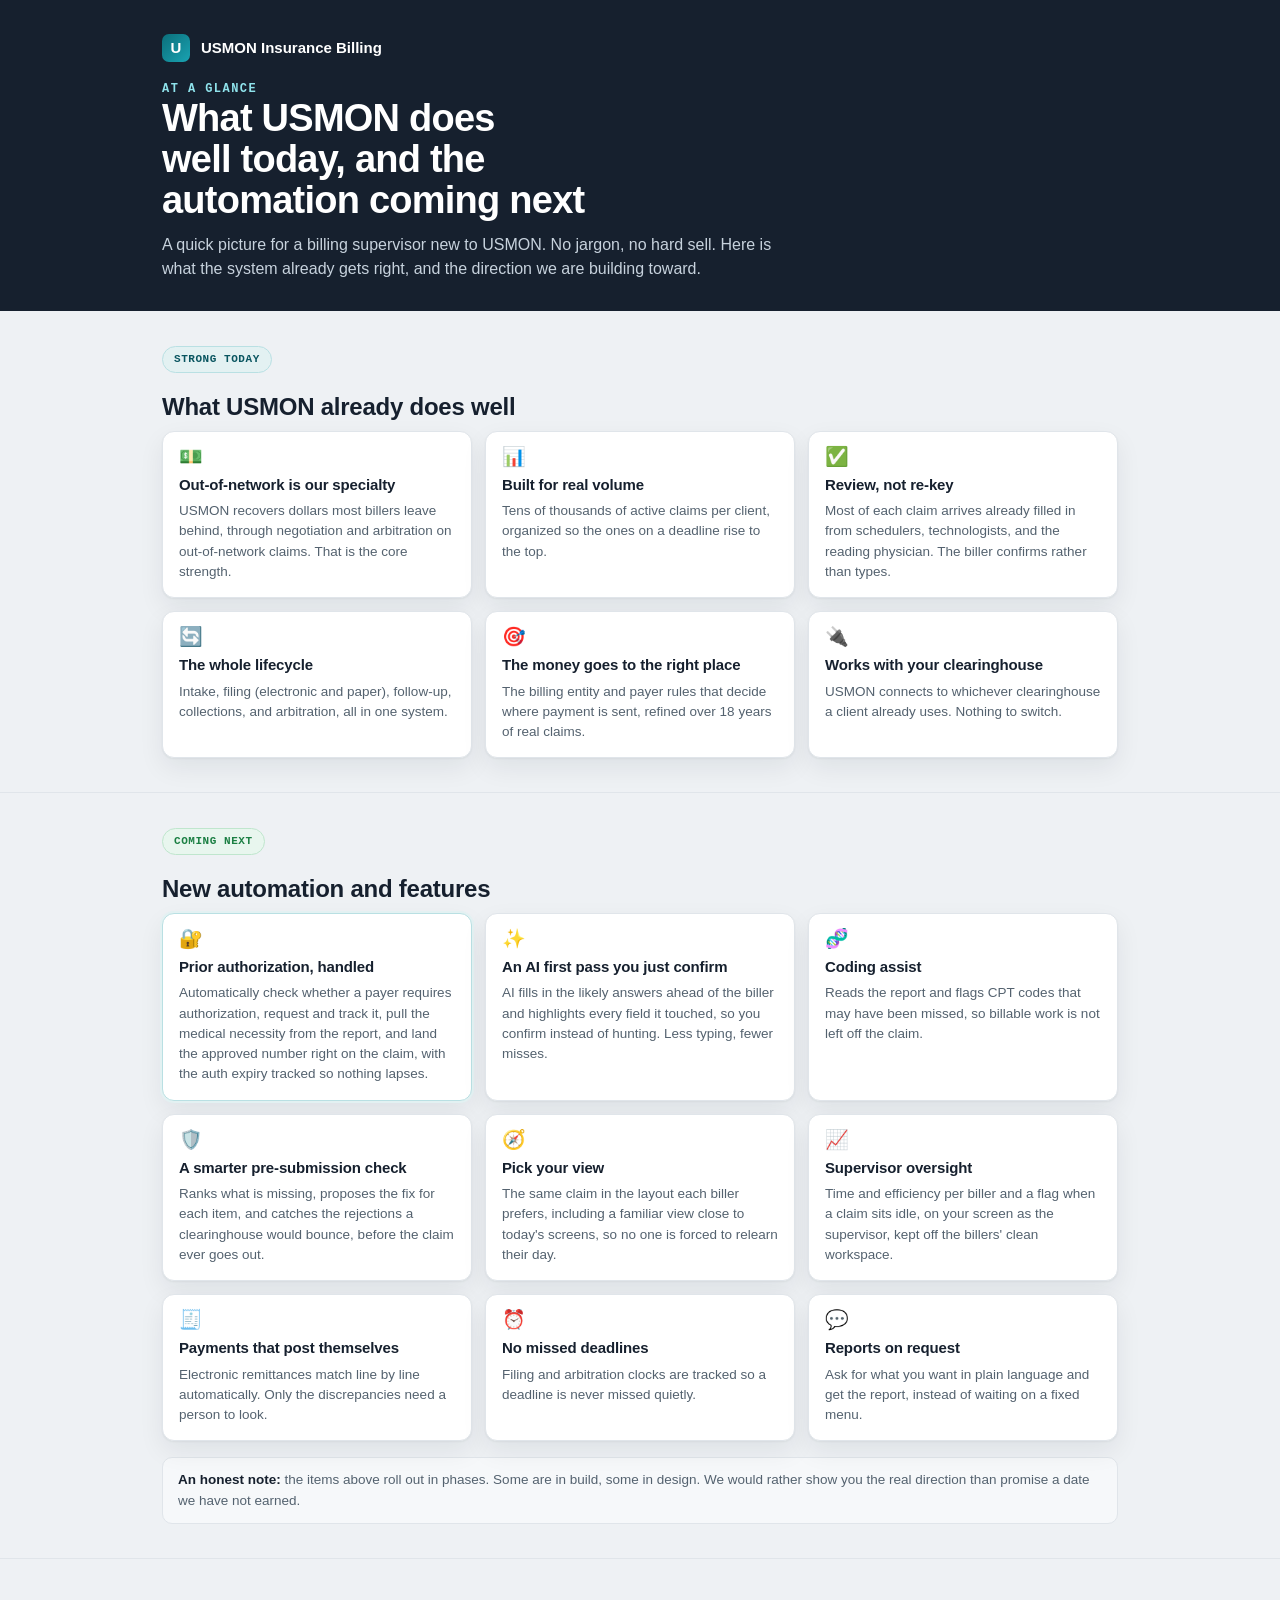
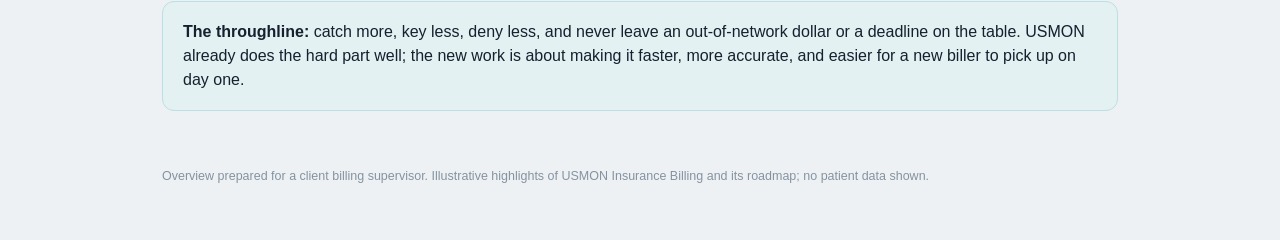
<file: overview.html>
<!doctype html>
<html lang="en">
<head>
<meta charset="utf-8">
<meta name="viewport" content="width=device-width, initial-scale=1">
<meta name="robots" content="noindex,nofollow">
<title>USMON Insurance Billing at a glance</title>
<style>
  :root{
    --canvas:#eef1f4; --surface:#ffffff; --surface-2:#f6f8fa;
    --ink:#16202e; --muted:#54626f; --faint:#8493a1;
    --line:#e0e5ea; --line-strong:#ccd3db;
    --teal:#0b6e7a; --teal-dark:#095560; --teal-tint:#e3f1f2; --teal-line:#b9e0e3;
    --ok:#1b7f43; --ok-tint:#e8f6ee; --ok-line:#bfe6cd;
    --sans:-apple-system,BlinkMacSystemFont,"Segoe UI",Roboto,Helvetica,Arial,sans-serif;
    --mono:ui-monospace,"SF Mono","Cascadia Code",Menlo,Consolas,monospace;
    --radius:12px; --shadow:0 1px 2px rgba(16,32,46,.05),0 10px 26px rgba(16,32,46,.07);
    --maxw:1000px;
  }
  @media (prefers-color-scheme:dark){
    :root{
      --canvas:#0e1620; --surface:#152030; --surface-2:#111a26;
      --ink:#e8eef4; --muted:#9fb0bf; --faint:#6f8091;
      --line:#233242; --line-strong:#31445a;
      --teal:#4fc7d4; --teal-dark:#7ed8e2; --teal-tint:#0f2d33; --teal-line:#1c4a52;
      --ok:#5fce8b; --ok-tint:#12271a; --ok-line:#245234;
      --shadow:0 1px 2px rgba(0,0,0,.3),0 10px 26px rgba(0,0,0,.4);
    }
  }
  :root[data-theme="dark"]{
    --canvas:#0e1620; --surface:#152030; --surface-2:#111a26;
    --ink:#e8eef4; --muted:#9fb0bf; --faint:#6f8091;
    --line:#233242; --line-strong:#31445a;
    --teal:#4fc7d4; --teal-dark:#7ed8e2; --teal-tint:#0f2d33; --teal-line:#1c4a52;
    --ok:#5fce8b; --ok-tint:#12271a; --ok-line:#245234;
    --shadow:0 1px 2px rgba(0,0,0,.3),0 10px 26px rgba(0,0,0,.4);
  }
  :root[data-theme="light"]{
    --canvas:#eef1f4; --surface:#ffffff; --surface-2:#f6f8fa;
    --ink:#16202e; --muted:#54626f; --faint:#8493a1;
    --line:#e0e5ea; --line-strong:#ccd3db;
    --teal:#0b6e7a; --teal-dark:#095560; --teal-tint:#e3f1f2; --teal-line:#b9e0e3;
    --ok:#1b7f43; --ok-tint:#e8f6ee; --ok-line:#bfe6cd;
    --shadow:0 1px 2px rgba(16,32,46,.05),0 10px 26px rgba(16,32,46,.07);
  }
  *{box-sizing:border-box}
  @media (prefers-reduced-motion:reduce){*{transition:none!important}}
  body{margin:0;background:var(--canvas);color:var(--ink);font-family:var(--sans);font-size:16px;line-height:1.5;-webkit-font-smoothing:antialiased}
  .wrap{max-width:var(--maxw);margin:0 auto;padding:0 22px}
  .eyebrow{font-family:var(--mono);font-size:12px;letter-spacing:.12em;text-transform:uppercase;color:var(--teal);font-weight:600;margin:0 0 10px}
  h1{font-size:clamp(26px,4vw,38px);line-height:1.08;letter-spacing:-.02em;margin:0 0 12px;font-weight:800;text-wrap:balance;max-width:24ch}
  h2{font-size:clamp(19px,2.4vw,24px);letter-spacing:-.01em;margin:0 0 4px;font-weight:750}
  p{margin:0 0 12px;color:var(--muted)} p.lead{font-size:17.5px;color:var(--ink);max-width:72ch}
  b{color:var(--ink)}
  header.top{background:var(--ink);color:#fff;padding:34px 0 30px}
  header.top .eyebrow{color:#8fe3ec}
  header.top h1{color:#fff} header.top p{color:#c7d2dd;max-width:70ch;margin:0}
  .brand{display:flex;align-items:center;gap:11px;font-weight:700;font-size:15px;margin-bottom:18px}
  .brand .dot{width:28px;height:28px;border-radius:7px;background:linear-gradient(135deg,var(--teal),#1aa3b2);display:grid;place-items:center;font-size:15px;color:#fff}
  section{padding:34px 0;border-bottom:1px solid var(--line)}
  .tag{display:inline-block;font-family:var(--mono);font-size:11px;font-weight:700;letter-spacing:.05em;text-transform:uppercase;padding:4px 11px;border-radius:999px;margin-bottom:16px}
  .tag.today{background:var(--teal-tint);color:var(--teal-dark);border:1px solid var(--teal-line)}
  .tag.next{background:var(--ok-tint);color:var(--ok);border:1px solid var(--ok-line)}
  .cards{display:grid;grid-template-columns:repeat(3,1fr);gap:13px;margin-top:6px}
  @media(max-width:820px){.cards{grid-template-columns:repeat(2,1fr)}}
  @media(max-width:560px){.cards{grid-template-columns:1fr}}
  .card{background:var(--surface);border:1px solid var(--line);border-radius:var(--radius);padding:15px 16px;box-shadow:var(--shadow)}
  .card h3{margin:0 0 5px;font-size:15px;font-weight:700;letter-spacing:-.01em}
  .card p{margin:0;font-size:13.5px;color:var(--muted)}
  .card.feature{border-color:var(--teal-line);box-shadow:0 0 0 2px var(--teal-tint),var(--shadow)}
  .card .i{font-size:19px;line-height:1;margin-bottom:8px}
  .note{background:var(--surface-2);border:1px solid var(--line);border-radius:10px;padding:12px 15px;margin-top:16px;font-size:13.5px;color:var(--muted)}
  .close{background:var(--teal-tint);border:1px solid var(--teal-line);border-radius:var(--radius);padding:18px 20px;margin-top:8px}
  .close p{margin:0;font-size:16px;color:var(--ink)}
  footer{padding:22px 0 54px;color:var(--faint);font-size:12.5px}
  footer p{color:var(--faint);margin:0;max-width:none}
</style>
</head>
<body>

<header class="top">
  <div class="wrap">
    <div class="brand"><span class="dot">U</span><div>USMON Insurance Billing</div></div>
    <p class="eyebrow">At a glance</p>
    <h1>What USMON does well today, and the automation coming next</h1>
    <p>A quick picture for a billing supervisor new to USMON. No jargon, no hard sell. Here is what the system already gets right, and the direction we are building toward.</p>
  </div>
</header>

<section>
  <div class="wrap">
    <span class="tag today">Strong today</span>
    <h2>What USMON already does well</h2>
    <div class="cards">
      <div class="card"><div class="i">💵</div><h3>Out-of-network is our specialty</h3><p>USMON recovers dollars most billers leave behind, through negotiation and arbitration on out-of-network claims. That is the core strength.</p></div>
      <div class="card"><div class="i">📊</div><h3>Built for real volume</h3><p>Tens of thousands of active claims per client, organized so the ones on a deadline rise to the top.</p></div>
      <div class="card"><div class="i">✅</div><h3>Review, not re-key</h3><p>Most of each claim arrives already filled in from schedulers, technologists, and the reading physician. The biller confirms rather than types.</p></div>
      <div class="card"><div class="i">🔄</div><h3>The whole lifecycle</h3><p>Intake, filing (electronic and paper), follow-up, collections, and arbitration, all in one system.</p></div>
      <div class="card"><div class="i">🎯</div><h3>The money goes to the right place</h3><p>The billing entity and payer rules that decide where payment is sent, refined over 18 years of real claims.</p></div>
      <div class="card"><div class="i">🔌</div><h3>Works with your clearinghouse</h3><p>USMON connects to whichever clearinghouse a client already uses. Nothing to switch.</p></div>
    </div>
  </div>
</section>

<section>
  <div class="wrap">
    <span class="tag next">Coming next</span>
    <h2>New automation and features</h2>
    <div class="cards">
      <div class="card feature"><div class="i">🔐</div><h3>Prior authorization, handled</h3><p>Automatically check whether a payer requires authorization, request and track it, pull the medical necessity from the report, and land the approved number right on the claim, with the auth expiry tracked so nothing lapses.</p></div>
      <div class="card"><div class="i">✨</div><h3>An AI first pass you just confirm</h3><p>AI fills in the likely answers ahead of the biller and highlights every field it touched, so you confirm instead of hunting. Less typing, fewer misses.</p></div>
      <div class="card"><div class="i">🧬</div><h3>Coding assist</h3><p>Reads the report and flags CPT codes that may have been missed, so billable work is not left off the claim.</p></div>
      <div class="card"><div class="i">🛡️</div><h3>A smarter pre-submission check</h3><p>Ranks what is missing, proposes the fix for each item, and catches the rejections a clearinghouse would bounce, before the claim ever goes out.</p></div>
      <div class="card"><div class="i">🧭</div><h3>Pick your view</h3><p>The same claim in the layout each biller prefers, including a familiar view close to today's screens, so no one is forced to relearn their day.</p></div>
      <div class="card"><div class="i">📈</div><h3>Supervisor oversight</h3><p>Time and efficiency per biller and a flag when a claim sits idle, on your screen as the supervisor, kept off the billers' clean workspace.</p></div>
      <div class="card"><div class="i">🧾</div><h3>Payments that post themselves</h3><p>Electronic remittances match line by line automatically. Only the discrepancies need a person to look.</p></div>
      <div class="card"><div class="i">⏰</div><h3>No missed deadlines</h3><p>Filing and arbitration clocks are tracked so a deadline is never missed quietly.</p></div>
      <div class="card"><div class="i">💬</div><h3>Reports on request</h3><p>Ask for what you want in plain language and get the report, instead of waiting on a fixed menu.</p></div>
    </div>
    <div class="note"><b>An honest note:</b> the items above roll out in phases. Some are in build, some in design. We would rather show you the real direction than promise a date we have not earned.</div>
  </div>
</section>

<section style="border-bottom:none">
  <div class="wrap">
    <div class="close"><p><b>The throughline:</b> catch more, key less, deny less, and never leave an out-of-network dollar or a deadline on the table. USMON already does the hard part well; the new work is about making it faster, more accurate, and easier for a new biller to pick up on day one.</p></div>
  </div>
</section>

<footer>
  <div class="wrap">
    <p>Overview prepared for a client billing supervisor. Illustrative highlights of USMON Insurance Billing and its roadmap; no patient data shown.</p>
  </div>
</footer>
</body>
</html>
</file>
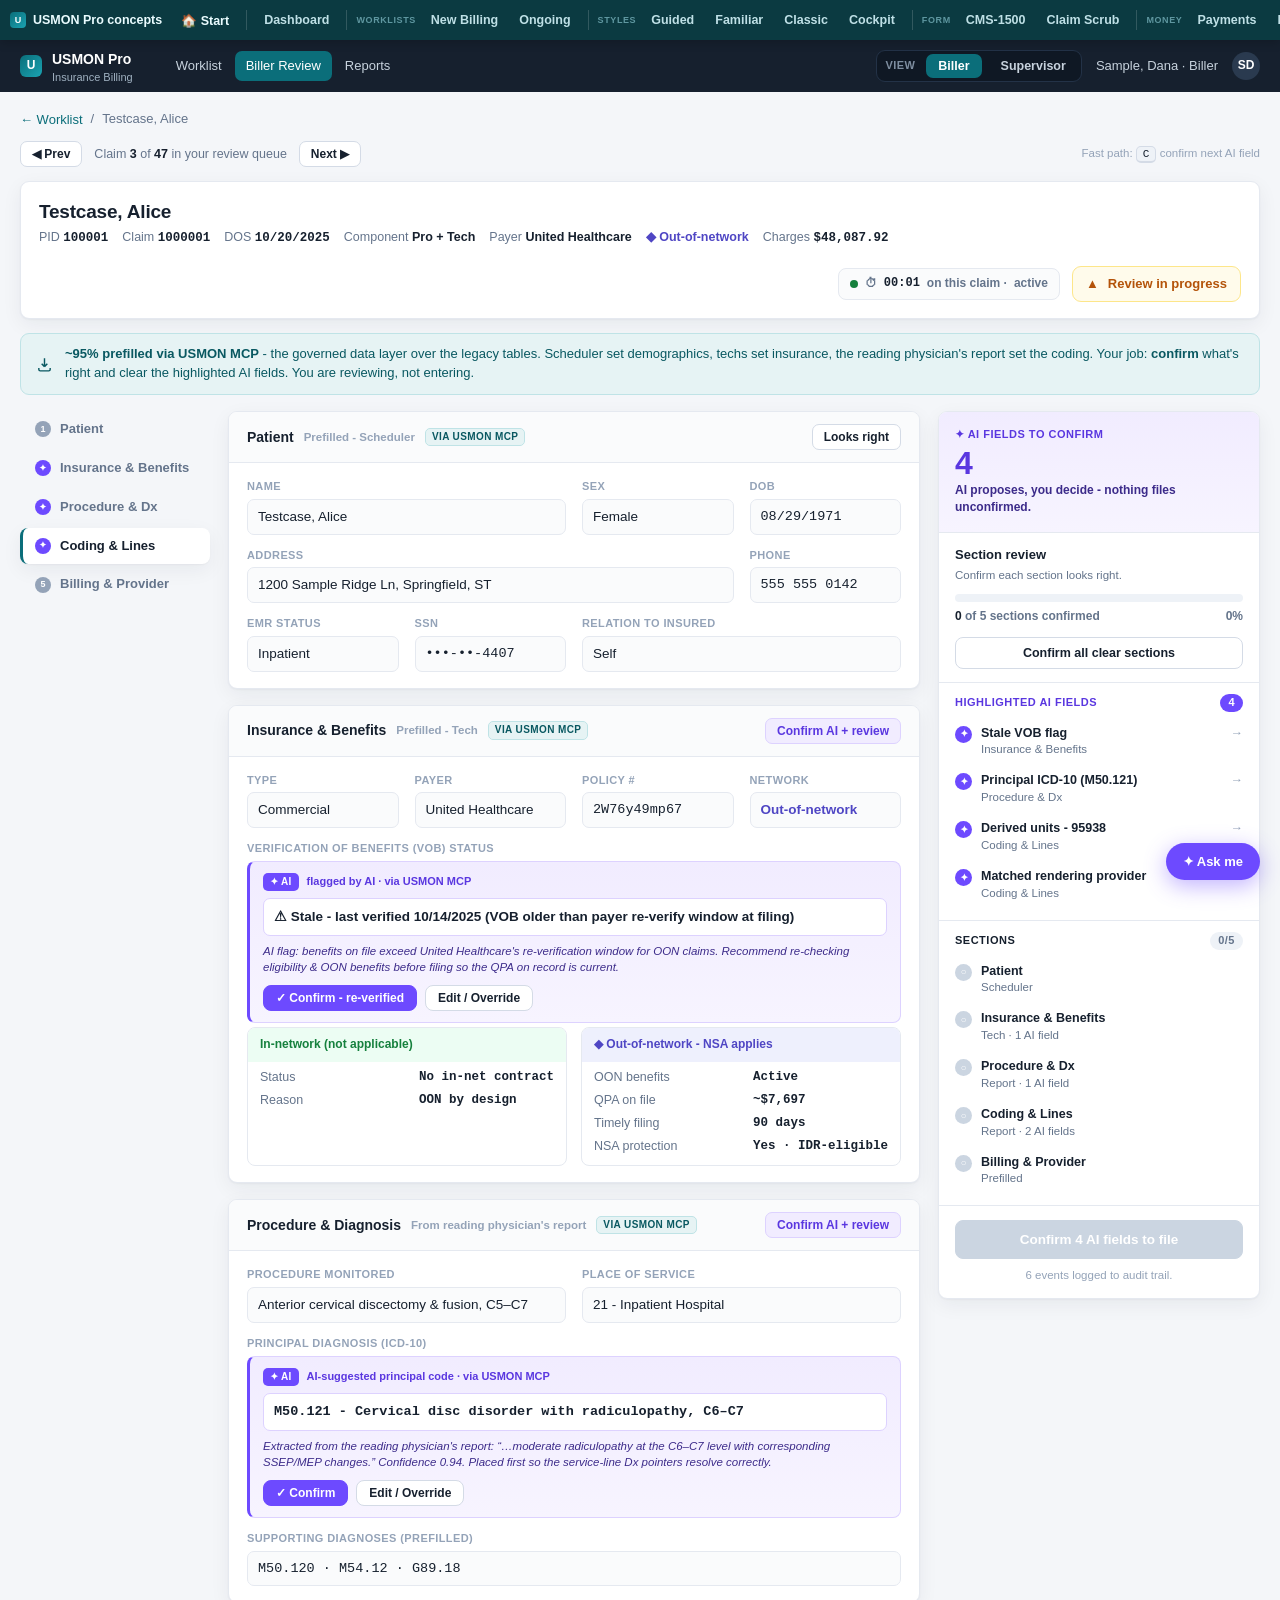
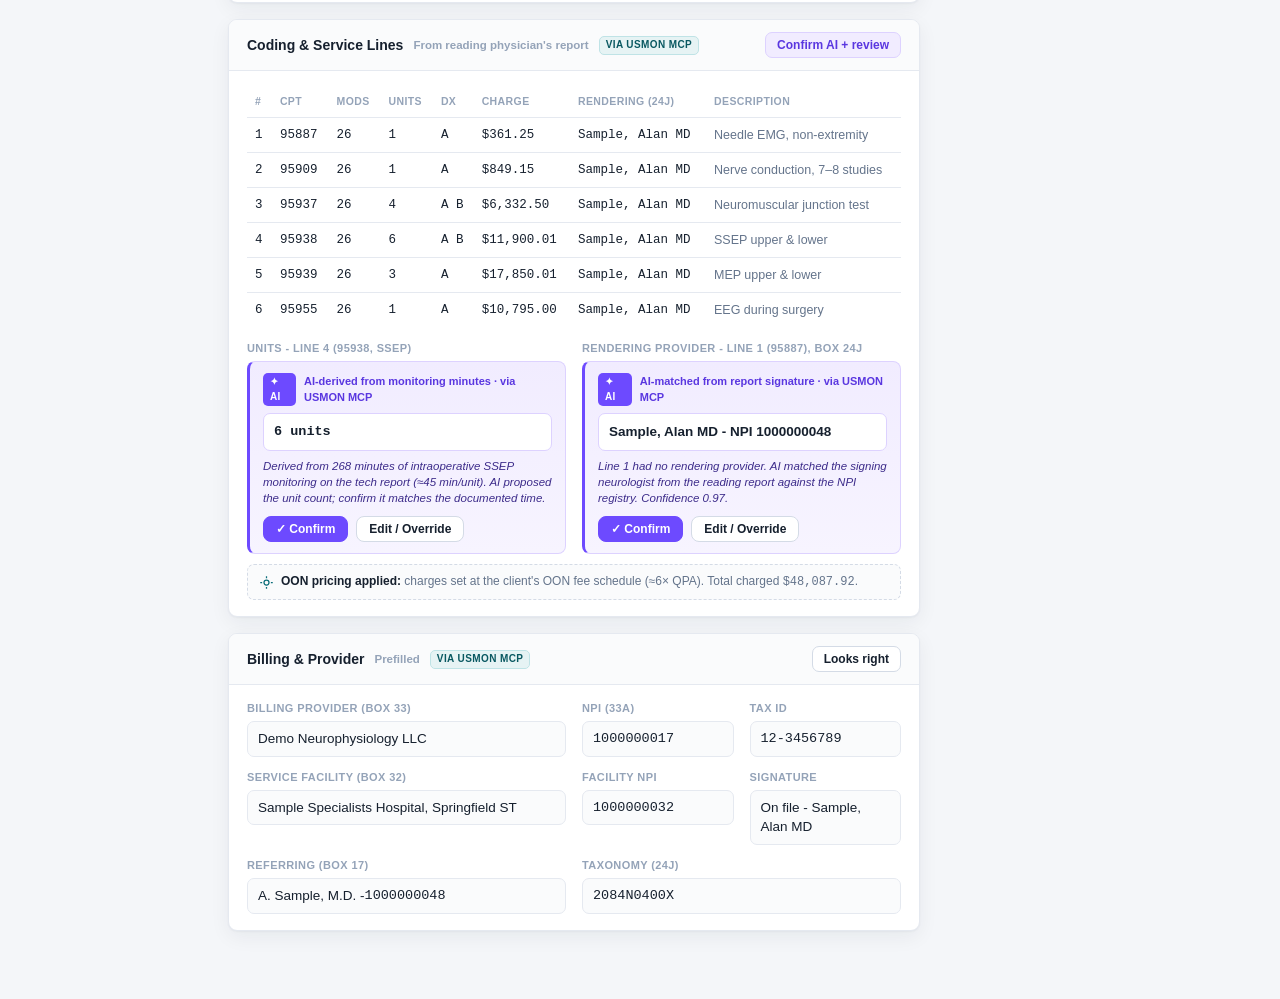
<file: prototype-biller-review.html>
<!doctype html>
<html lang="en">
<head>
<meta charset="utf-8">
<meta name="robots" content="noindex,nofollow">
<meta name="viewport" content="width=device-width, initial-scale=1">
<title>USMON Pro - Biller Review (prototype)</title>
<style>
  :root{
    --canvas:#f4f6f9; --surface:#ffffff; --surface-2:#fafbfc;
    --ink:#16202e; --muted:#64748b; --faint:#94a3b8;
    --line:#e5e9f0; --line-strong:#d4dbe6;
    --primary:#0b6e7a; --primary-dark:#095861; --primary-tint:#e6f3f4; --primary-line:#bfe3e6;
    --ok:#15803d; --ok-tint:#ecfdf3; --ok-line:#bbf7d0;
    --warn:#b45309; --warn-tint:#fffbeb; --warn-line:#fde68a;
    --block:#b91c1c; --block-tint:#fef2f2; --block-line:#fecaca;
    /* revenue channels */
    --idr:#4f46c4; --idr-tint:#eef0fd; --idr-line:#d6d8f7; --idr-dark:#3f37a6;   /* Commercial OON -> IDR feeder */
    --gov:#475569; --gov-tint:#eef1f5; --gov-line:#d3dae3;                          /* Government in-network */
    --hosp:#0369a1; --hosp-tint:#e8f2f9; --hosp-line:#bfe0f0; --hosp-dark:#075985;  /* Hospital tech-fee invoice */
    --park:#9a3412; --park-tint:#fff4ed; --park-line:#fed7aa;
    --ai:#6d4aff; --ai-tint:#f1ecff; --ai-line:#ddd2ff; --ai-dark:#5a37e0;
    --mono:ui-monospace,"SF Mono","Cascadia Code",Menlo,Consolas,monospace;
    --sans:-apple-system,BlinkMacSystemFont,"Segoe UI",Roboto,Helvetica,Arial,sans-serif;
    --radius:9px; --shadow:0 1px 2px rgba(16,32,46,.04),0 6px 20px rgba(16,32,46,.06);
  }
  *{box-sizing:border-box}
  html{scroll-behavior:smooth}
  @media (prefers-reduced-motion:reduce){html{scroll-behavior:auto} *{transition:none!important;animation:none!important}}
  body{margin:0;font-family:var(--sans);color:var(--ink);background:var(--canvas);font-size:14px;line-height:1.45;-webkit-font-smoothing:antialiased}
  .mono{font-family:var(--mono);font-feature-settings:"tnum" 1}
  button{font-family:inherit;cursor:pointer}
  a{color:var(--primary);text-decoration:none}

  .appbar{display:flex;align-items:center;gap:24px;background:var(--ink);color:#fff;padding:0 20px;height:52px;position:sticky;top:0;z-index:40}
  .brand{display:flex;align-items:center;gap:10px;font-weight:700}
  .brand .dot{width:22px;height:22px;border-radius:6px;background:linear-gradient(135deg,var(--primary),#1aa3b2);display:grid;place-items:center;font-size:12px}
  .brand small{font-weight:500;color:#9fb0c0;font-size:11px;display:block;line-height:1;margin-top:2px}
  .appnav{display:flex;gap:2px;margin-left:8px}
  .appnav a{color:#c7d2dd;padding:6px 11px;border-radius:7px;font-size:13px}
  .appnav a:hover{background:rgba(255,255,255,.08);color:#fff}
  .appnav a.on{background:var(--primary);color:#fff}
  .appuser{margin-left:auto;display:flex;align-items:center;gap:14px;font-size:13px;color:#c7d2dd}
  .appuser .avatar{width:28px;height:28px;border-radius:50%;background:#2a3a4f;display:grid;place-items:center;color:#fff;font-weight:600;font-size:12px}
  #whoLabel{white-space:nowrap}

  /* role toggle (Biller <-> Supervisor) */
  .roletoggle{display:flex;align-items:center;gap:7px;background:#0f1824;border:1px solid #233247;border-radius:9px;padding:3px}
  .roletoggle .rt-lbl{font-size:11px;text-transform:uppercase;letter-spacing:.4px;color:#7e8ea0;font-weight:700;padding:0 4px 0 6px}
  .roletoggle .rt-btn{background:none;border:none;color:#c7d2dd;font-size:12.5px;font-weight:700;padding:5px 12px;border-radius:7px}
  .roletoggle .rt-btn:hover{color:#fff}
  .roletoggle .rt-btn.on{background:var(--primary);color:#fff}

  .wrap{max-width:1320px;margin:0 auto;padding:18px 20px 70px}

  .crumb{display:flex;align-items:center;gap:8px;color:var(--muted);font-size:13px;margin-bottom:12px}
  .crumb button{background:none;border:none;color:var(--primary);font-size:13px;padding:0;cursor:pointer}

  /* queue strip - throughput feel */
  .queuebar{display:flex;align-items:center;gap:12px;font-size:12.5px;color:var(--muted);margin-bottom:14px}
  .queuebar b{color:var(--ink);font-weight:700}
  .qbtn{border:1px solid var(--line-strong);background:var(--surface);color:var(--ink);font-size:12px;font-weight:700;padding:5px 11px;border-radius:7px}
  .qbtn:hover{border-color:var(--faint);background:var(--surface-2)}
  .queuebar .kbd-hint{margin-left:auto;font-size:11.5px;color:var(--faint)}
  .queuebar .kbd-hint kbd{font-family:var(--mono);background:#eef2f7;border:1px solid var(--line-strong);border-bottom-width:2px;border-radius:5px;padding:1px 6px;font-size:11px;color:var(--ink)}

  .btn{border:1px solid var(--line-strong);background:var(--surface);color:var(--ink);padding:8px 13px;border-radius:8px;font-size:13px;font-weight:600;display:inline-flex;align-items:center;gap:7px;transition:.12s}
  .btn:hover{border-color:var(--faint);background:var(--surface-2)}
  .btn.sm{padding:5px 11px;font-size:12px}
  .btn.primary{background:var(--primary);border-color:var(--primary);color:#fff}
  .btn.primary:hover{background:var(--primary-dark);border-color:var(--primary-dark)}
  .btn.primary:disabled{background:#cbd5e1;border-color:#cbd5e1;cursor:not-allowed}
  .btn.ai{background:var(--ai);border-color:var(--ai);color:#fff}.btn.ai:hover{background:var(--ai-dark)}

  /* claim identity header */
  .ws-head{display:flex;align-items:center;gap:18px;background:var(--surface);border:1px solid var(--line);border-radius:var(--radius);padding:16px 18px;box-shadow:var(--shadow);margin-bottom:14px;flex-wrap:wrap}
  .ws-id .name{font-size:19px;font-weight:700;letter-spacing:-.2px}
  .ws-id .meta{display:flex;gap:14px;color:var(--muted);font-size:12.5px;flex-wrap:wrap;margin-top:3px}
  .ws-id .meta b{color:var(--ink);font-weight:600}
  .ws-head .right{margin-left:auto;display:flex;align-items:center;gap:12px}
  .master{display:flex;align-items:center;gap:9px;padding:8px 13px;border-radius:9px;font-weight:700;font-size:13px}
  .master.work{background:var(--warn-tint);color:var(--warn);border:1px solid var(--warn-line)}
  .master.ready{background:var(--ok-tint);color:var(--ok);border:1px solid var(--ok-line)}
  .master.filed{background:var(--idr-tint);color:var(--idr);border:1px solid var(--idr-line)}

  /* subtle time-on-claim indicator */
  .timeind{display:inline-flex;align-items:center;gap:7px;font-size:12px;font-weight:600;color:var(--muted);background:var(--surface-2);border:1px solid var(--line);border-radius:8px;padding:6px 11px}
  .timeind .tdot{width:8px;height:8px;border-radius:50%;background:var(--ok);flex:none;transition:.2s}
  .timeind .tclock{font-family:var(--mono);color:var(--ink);font-weight:700}
  .timeind.idle{color:var(--warn);background:var(--warn-tint);border-color:var(--warn-line)}
  .timeind.idle .tdot{background:var(--warn)}
  .timeind .tstate{font-weight:700}

  .pullbanner{display:flex;align-items:center;gap:12px;background:var(--primary-tint);border:1px solid var(--primary-line);border-radius:var(--radius);padding:11px 15px;margin-bottom:16px;font-size:13px;color:var(--primary-dark)}
  .pullbanner .pb-ico{flex:none;display:grid;place-items:center}
  .pullbanner b{font-weight:700}

  /* ===== SUPERVISOR-ONLY oversight panel ===== */
  .sup-panel{display:none;margin-bottom:16px}
  body.role-super .sup-panel{display:block}
  .sup-panel .sp-card{background:var(--surface);border:1px solid var(--line);border-radius:var(--radius);box-shadow:var(--shadow);overflow:hidden}
  .sp-head{display:flex;align-items:center;gap:10px;padding:12px 18px;border-bottom:1px solid var(--line);background:var(--gov-tint)}
  .sp-head h2{font-size:14px;margin:0;font-weight:700;color:var(--gov)}
  .sp-head .tag{font-size:10.5px;font-weight:800;text-transform:uppercase;letter-spacing:.4px;color:var(--gov);background:#fff;border:1px solid var(--gov-line);border-radius:5px;padding:2px 7px}
  .sp-head .hid{margin-left:auto;font-size:11.5px;color:var(--muted);font-weight:600}
  .sp-stats{display:grid;grid-template-columns:repeat(4,1fr);gap:12px;padding:14px 18px;border-bottom:1px solid var(--line)}
  @media(max-width:680px){.sp-stats{grid-template-columns:repeat(2,1fr)}}
  .sp-stat{background:var(--surface-2);border:1px solid var(--line);border-radius:8px;padding:11px 13px}
  .sp-stat .num{font-size:20px;font-weight:800;letter-spacing:-.4px}
  .sp-stat .lbl{font-size:11px;color:var(--muted);font-weight:600;margin-top:2px}
  .sp-stat.flag .num{color:var(--block)}
  .eff{width:100%;border-collapse:collapse;font-size:12.5px}
  .eff th{font-size:10.5px;text-transform:uppercase;letter-spacing:.4px;color:var(--faint);text-align:right;padding:9px 14px;border-bottom:1px solid var(--line);font-weight:700;white-space:nowrap}
  .eff th:first-child{text-align:left}
  .eff td{padding:10px 14px;border-bottom:1px solid var(--line);text-align:right;font-family:var(--mono)}
  .eff td:first-child{text-align:left;font-family:var(--sans);font-weight:600}
  .eff tr:last-child td{border-bottom:none}
  .eff tr.you{background:var(--primary-tint)}
  .eff tr.flagged{background:var(--block-tint)}
  .eff .bar{display:inline-flex;align-items:center;gap:7px;justify-content:flex-end}
  .eff .track{width:52px;height:6px;border-radius:4px;background:#eef2f7;overflow:hidden}
  .eff .fill{height:100%;border-radius:4px;background:var(--ok)}
  .eff .fill.mid{background:var(--warn)} .eff .fill.low{background:var(--block)}
  .deadflag{font-size:11px;font-weight:700;padding:2px 8px;border-radius:999px;font-family:var(--sans)}
  .deadflag.low{background:var(--ok-tint);color:var(--ok);border:1px solid var(--ok-line)}
  .deadflag.mid{background:var(--warn-tint);color:var(--warn);border:1px solid var(--warn-line)}
  .deadflag.high{background:var(--block-tint);color:var(--block);border:1px solid var(--block-line)}

  /* two-column workspace */
  .ws-grid{display:grid;grid-template-columns:190px 1fr 322px;gap:18px;align-items:start}
  @media(max-width:1100px){.ws-grid{grid-template-columns:1fr}.ws-nav,.rail{position:static!important}}
  .ws-nav{position:sticky;top:70px;display:flex;flex-direction:column;gap:2px}
  .ws-nav a{padding:9px 12px;border-radius:8px;color:var(--muted);font-weight:600;font-size:13px;display:flex;align-items:center;gap:9px;border-left:3px solid transparent}
  .ws-nav a:hover{background:var(--surface);color:var(--ink)}
  .ws-nav a.on{background:var(--surface);color:var(--ink);border-left-color:var(--primary);box-shadow:var(--shadow)}
  .ws-nav .dotstat{width:16px;height:16px;border-radius:50%;flex:none;display:grid;place-items:center;font-size:9px;color:#fff;font-weight:800;background:var(--faint)}
  .ws-nav .dotstat.ok{background:var(--ok)} .ws-nav .dotstat.ai{background:var(--ai)}

  .sections{display:flex;flex-direction:column;gap:16px}
  .sec{background:var(--surface);border:1px solid var(--line);border-radius:var(--radius);box-shadow:var(--shadow);overflow:hidden;scroll-margin-top:70px}
  .sec-head{display:flex;align-items:center;gap:10px;padding:12px 18px;border-bottom:1px solid var(--line);background:var(--surface-2)}
  .sec-head h2{font-size:14px;margin:0;font-weight:700}
  .sec-head .src{font-size:11.5px;color:var(--faint);font-weight:600}
  .sec-head .mcp{font-size:10px;font-weight:800;text-transform:uppercase;letter-spacing:.4px;color:var(--primary-dark);background:var(--primary-tint);border:1px solid var(--primary-line);border-radius:5px;padding:1px 6px}
  .revbtn{margin-left:auto;border:1px solid var(--line-strong);background:#fff;color:var(--ink);font-size:12px;font-weight:700;padding:5px 11px;border-radius:7px;display:inline-flex;align-items:center;gap:6px}
  .revbtn:hover{border-color:var(--ok);color:var(--ok)}
  .revbtn.done{background:var(--ok-tint);border-color:var(--ok-line);color:var(--ok);pointer-events:none}
  .revbtn.pend{border-color:var(--ai-line);color:var(--ai-dark);background:var(--ai-tint)}
  .sec-body{padding:16px 18px}
  .fgrid{display:grid;grid-template-columns:repeat(4,1fr);gap:13px 16px}
  .f{display:flex;flex-direction:column;gap:4px}
  .f.col2{grid-column:span 2}.f.col3{grid-column:span 3}.f.col4{grid-column:span 4}
  .f label{font-size:11px;text-transform:uppercase;letter-spacing:.4px;color:var(--faint);font-weight:700}
  .f .val{font-size:13.5px;font-weight:500;padding:7px 10px;background:var(--surface-2);border:1px solid var(--line);border-radius:7px;min-height:33px;display:flex;align-items:center}
  .f .val.mono{font-family:var(--mono)}

  .benefit-cols{display:grid;grid-template-columns:1fr 1fr;gap:14px;margin-top:4px}
  .ben{border:1px solid var(--line);border-radius:8px;overflow:hidden}
  .ben h3{margin:0;font-size:12px;padding:8px 12px;font-weight:700}
  .ben.innet h3{background:var(--ok-tint);color:var(--ok)} .ben.oonet h3{background:var(--idr-tint);color:var(--idr)}
  .ben dl{margin:0;padding:6px 12px 10px;display:grid;grid-template-columns:1fr auto;gap:5px 10px;font-size:12.5px}
  .ben dt{color:var(--muted)} .ben dd{margin:0;font-weight:600;font-family:var(--mono)}

  .lines{width:100%;border-collapse:collapse;font-size:12.5px}
  .lines th{font-size:10.5px;text-transform:uppercase;letter-spacing:.4px;color:var(--faint);text-align:left;padding:7px 8px;border-bottom:1px solid var(--line);font-weight:700}
  .lines td{padding:8px;border-bottom:1px solid var(--line);font-family:var(--mono)}
  .lines tr:last-child td{border-bottom:none}
  .lines .desc{font-family:var(--sans);color:var(--muted)}
  .lines tr.aihi td{background:var(--ai-tint)}
  .smartnote{font-size:12px;color:var(--muted);margin-top:10px;display:flex;align-items:center;gap:7px;background:var(--surface-2);border:1px dashed var(--line-strong);border-radius:7px;padding:8px 11px}
  .smartnote b{color:var(--ink)}

  /* ===== AI FIELD - the centerpiece confirm treatment ===== */
  .aichip{display:inline-flex;align-items:center;gap:4px;font-size:10px;font-weight:800;letter-spacing:.3px;color:#fff;background:var(--ai);border-radius:5px;padding:2px 7px;vertical-align:middle}
  .aif{border:1px solid var(--ai-line);border-left:3px solid var(--ai);background:linear-gradient(180deg,var(--ai-tint),#f7f4ff);border-radius:8px;padding:11px 13px;transition:.25s}
  .aif .aif-top{display:flex;align-items:center;gap:8px;margin-bottom:7px}
  .aif .aif-src{font-size:11px;color:var(--ai-dark);font-weight:600}
  .aif .aival{font-size:13.5px;font-weight:600;color:var(--ink);background:#fff;border:1px solid var(--ai-line);border-radius:7px;padding:8px 10px;min-height:33px;display:flex;align-items:center}
  .aif .aival.mono{font-family:var(--mono)}
  .aif .aif-why{font-size:11.5px;color:#3c2b8a;margin-top:7px;line-height:1.4;font-style:italic}
  .aif .aif-act{display:flex;gap:8px;margin-top:10px;align-items:center;flex-wrap:wrap}
  .aif .aif-act .btn{padding:5px 12px;font-size:12px}
  .aif .aiedit{flex:1;min-width:160px;font-family:var(--sans);font-size:13px;padding:7px 9px;border:1px solid var(--ai);border-radius:7px;box-shadow:0 0 0 3px var(--ai-tint)}
  .aif.flash{box-shadow:0 0 0 4px var(--ai-tint)}
  .aif.confirmed{border-color:var(--ok-line);border-left-color:var(--ok);background:var(--ok-tint)}
  .aif.confirmed .aival{border-color:var(--ok-line)}
  .aif.confirmed .aif-src,.aif.confirmed .aif-why{color:var(--ok)}
  .aif.overridden{border-color:var(--warn-line);border-left-color:var(--warn);background:var(--warn-tint)}
  .aif.overridden .aival{border-color:var(--warn-line)}
  .aif .aif-done{display:inline-flex;align-items:center;gap:7px;font-size:12px;font-weight:700;color:var(--ok)}
  .aif .aif-done.ovr{color:var(--warn)}

  /* readiness rail */
  .rail{position:sticky;top:70px}
  .rail-card{background:var(--surface);border:1px solid var(--line);border-radius:var(--radius);box-shadow:var(--shadow);overflow:hidden}
  /* AI-fields counter - the persistent countdown */
  .aicount{padding:15px 16px;border-bottom:1px solid var(--line);background:linear-gradient(180deg,var(--ai-tint),#f7f4ff);transition:.3s}
  .aicount h3{margin:0 0 4px;font-size:11px;text-transform:uppercase;letter-spacing:.5px;font-weight:800;color:var(--ai-dark);display:flex;align-items:center;gap:6px}
  .aicount .big{font-size:32px;font-weight:800;letter-spacing:-.6px;color:var(--ai-dark);line-height:1}
  .aicount .cap{font-size:12px;color:#3c2b8a;font-weight:600;margin-top:3px}
  .aicount.done{background:var(--ok-tint)}
  .aicount.done h3{color:var(--ok)} .aicount.done .big{color:var(--ok)} .aicount.done .cap{color:var(--ok)}

  .rail-top{padding:13px 16px;border-bottom:1px solid var(--line)}
  .rail-top h2{margin:0 0 2px;font-size:13px;font-weight:700}
  .rail-top p{margin:0;font-size:11.5px;color:var(--muted)}
  .meter{margin-top:11px}
  .meter .track{height:8px;border-radius:5px;background:#eef2f7;overflow:hidden}
  .meter .fill{height:100%;border-radius:5px;background:var(--warn);transition:width .5s cubic-bezier(.2,.7,.2,1),background .4s;width:0}
  .meter .lbl{display:flex;justify-content:space-between;margin-top:6px;font-size:12px;color:var(--muted);font-weight:600}
  .meter .lbl b{color:var(--ink)}
  .approveall{margin-top:11px;width:100%;justify-content:center;font-size:12.5px;padding:8px}

  .rgroup{padding:11px 16px;border-bottom:1px solid var(--line)}
  .rgroup h3{margin:0 0 6px;font-size:11px;text-transform:uppercase;letter-spacing:.5px;font-weight:700;display:flex;align-items:center;gap:7px;color:var(--ink)}
  .rgroup.ai h3{color:var(--ai-dark)}
  .rgroup h3 .ct{margin-left:auto;background:#eef2f7;color:var(--muted);border-radius:999px;padding:1px 8px;font-size:11px}
  .rgroup.ai h3 .ct{background:var(--ai);color:#fff}
  .ritem{display:flex;gap:9px;align-items:flex-start;padding:7px 8px;font-size:12.5px;line-height:1.35;border-radius:7px;margin:0 -8px}
  .ritem.click{cursor:pointer}
  .ritem.click:hover{background:var(--surface-2)}
  .ritem.ai.click:hover{background:var(--ai-tint)}
  .ritem .ic{flex:none;width:17px;height:17px;border-radius:50%;display:grid;place-items:center;margin-top:1px;font-size:10px;color:#fff;font-weight:800}
  .ic.ai{background:var(--ai)} .ic.o{background:#cbd5e1} .ic.d{background:var(--ok)} .ic.ov{background:var(--warn)}
  .ritem .txt b{display:block;font-weight:700} .ritem .txt span{color:var(--muted);font-size:11.5px}
  .ritem .go{margin-left:auto;font-weight:800;flex:none;color:var(--faint)}
  .ritem.done .txt b{text-decoration:line-through;color:var(--muted)}
  .ritem.done .go{color:var(--ok)}

  .rail-foot{padding:14px 16px}
  .rail-foot .btn{width:100%;justify-content:center;font-size:13.5px;padding:11px}
  .hint{font-size:11.5px;color:var(--faint);text-align:center;margin-top:8px}

  .toast{position:fixed;left:50%;bottom:26px;transform:translateX(-50%) translateY(20px);background:var(--ink);color:#fff;padding:12px 18px;border-radius:10px;font-size:13.5px;font-weight:600;box-shadow:0 10px 30px rgba(0,0,0,.25);opacity:0;pointer-events:none;transition:.3s;display:flex;align-items:center;gap:9px;z-index:60;max-width:460px}
  .toast.show{opacity:1;transform:translateX(-50%) translateY(0)}
  .toast .ic{width:20px;height:20px;border-radius:50%;background:var(--ok);display:grid;place-items:center;font-size:12px;flex:none}
  .toast.ai .ic{background:var(--ai)} .toast.warn .ic{background:var(--warn)}
</style>
</head>
<body>

<!--
  ============================================================================
  USMON Pro - BILLER REVIEW (client demo, synthetic data only)
  The worker-bee verification view: review-not-entry, AI-confirm, role toggle, time tracking.
  ----------------------------------------------------------------------------
  60-SECOND PRESENTER PATH:
    1. Open on Testcase, Alice (claim 1000001). Note the banner: ~95% PREFILLED
       via USMON MCP. Each section is labeled by source (Scheduler / Tech /
       reading physician's report). The biller CONFIRMS - they don't type.
    2. Point at the highlighted purple AI fields (✦ AI) and the rail counter
       "AI fields to confirm: 4". Click Confirm on each - stale VOB, principal
       ICD-10 (M50.121), AI-derived units, AI-matched provider. Counter -> 0.
       (Shortcut: press C to confirm the next AI field. Try Edit/Override on one.)
    3. Confirm each section ("Looks right"). File button unlocks only after all
       AI fields + all sections are cleared.
    4. Flip the header toggle to SUPERVISOR - the oversight panel appears: team
       stats + per-biller time & efficiency table (Example, Priya flagged for
       high dead time). Flip back to BILLER - calm, no dashboards.
    5. Watch the subtle time-on-claim indicator (top right): counts up, goes
       amber "idle" if you stop interacting for a few seconds. Then File.
  ============================================================================
-->

<header class="appbar">
  <div class="brand"><span class="dot">U</span><div>USMON&nbsp;Pro<small>Insurance Billing</small></div></div>
  <nav class="appnav">
    <a href="#" onclick="toast('Worklist - 47 claims queued for review');return false">Worklist</a>
    <a href="#" class="on" onclick="return false">Biller Review</a>
    <a href="#" onclick="toast('Reports are supervisor-only in this build');return false">Reports</a>
  </nav>
  <div class="appuser">
    <div class="roletoggle" role="group" aria-label="View role">
      <span class="rt-lbl">View</span>
      <button class="rt-btn on" id="rt-biller" onclick="setRole('biller')">Biller</button>
      <button class="rt-btn" id="rt-super" onclick="setRole('supervisor')">Supervisor</button>
    </div>
    <span id="whoLabel">Sample, Dana · Biller</span>
    <span class="avatar" id="whoAvatar">SD</span>
  </div>
</header>

<main class="wrap">
  <div class="crumb"><button onclick="toast('Back to your review worklist')">← Worklist</button><span>/</span><span>Testcase, Alice</span></div>

  <div class="queuebar">
    <button class="qbtn" onclick="toast('Previous claim loaded - your place is saved')">◀ Prev</button>
    <span>Claim <b>3</b> of <b>47</b> in your review queue</span>
    <button class="qbtn" onclick="toast('Next claim loaded - synthetic demo stays on Alice')">Next ▶</button>
    <span class="kbd-hint">Fast path: <kbd>C</kbd> confirm next AI field</span>
  </div>

  <div class="ws-head">
    <div class="ws-id"><div class="name">Testcase, Alice</div>
      <div class="meta"><span>PID <b class="mono">100001</b></span><span>Claim <b class="mono">1000001</b></span>
        <span>DOS <b class="mono">10/20/2025</b></span><span>Component <b>Pro + Tech</b></span>
        <span>Payer <b>United Healthcare</b></span><span><b style="color:var(--idr)">◆ Out-of-network</b></span>
        <span>Charges <b class="mono">$48,087.92</b></span></div></div>
    <div class="right">
      <div class="timeind" id="timeInd"><span class="tdot"></span>⏱ <span class="tclock" id="timeClock">00:00</span> on this claim · <span class="tstate" id="timeState">active</span></div>
      <div class="master work" id="masterStatus"><span id="masterIcon">▲</span> <span id="masterLabel">Review in progress</span></div>
    </div>
  </div>

  <div class="pullbanner">
    <span class="pb-ico"><svg width="17" height="17" viewBox="0 0 24 24" fill="none" stroke="currentColor" stroke-width="2"><path d="M12 3v12m0 0 4-4m-4 4-4-4"/><path d="M4 17v2a2 2 0 0 0 2 2h12a2 2 0 0 0 2-2v-2"/></svg></span>
    <span><b>~95% prefilled via USMON MCP</b> - the governed data layer over the legacy tables. Scheduler set demographics, techs set insurance, the reading physician's report set the coding. Your job: <b>confirm</b> what's right and clear the highlighted AI fields. You are reviewing, not entering.</span>
  </div>

  <!-- ===== SUPERVISOR-ONLY oversight panel (hidden from billers) ===== -->
  <div class="sup-panel" id="supPanel" aria-hidden="true">
    <div class="sp-card">
      <div class="sp-head"><h2>Supervisor oversight</h2><span class="tag">Supervisor view</span><span class="hid">Hidden from billers · same claim underneath</span></div>
      <div class="sp-stats">
        <div class="sp-stat"><div class="num">96</div><div class="lbl">Claims worked today (team)</div></div>
        <div class="sp-stat"><div class="num mono">4:21</div><div class="lbl">Avg time / claim</div></div>
        <div class="sp-stat"><div class="num">78%</div><div class="lbl">Team active time</div></div>
        <div class="sp-stat flag"><div class="num">1</div><div class="lbl">Dead-time flag</div></div>
      </div>
      <table class="eff">
        <thead><tr><th>Biller</th><th>Claims today</th><th>Avg time/claim</th><th>Active %</th><th>Claims/hr</th><th>Dead time</th></tr></thead>
        <tbody>
          <tr class="you"><td>Sample, Dana <span style="color:var(--muted);font-weight:600">· you</span></td><td>34</td><td>3:12</td>
            <td><span class="bar"><span class="track"><span class="fill" style="width:91%"></span></span>91%</span></td><td>8.4</td>
            <td><span class="deadflag low">Low</span></td></tr>
          <tr><td>Demo, Alex</td><td>29</td><td>3:48</td>
            <td><span class="bar"><span class="track"><span class="fill" style="width:88%"></span></span>88%</span></td><td>7.1</td>
            <td><span class="deadflag low">Low</span></td></tr>
          <tr><td>Mockdata, Sam</td><td>21</td><td>4:40</td>
            <td><span class="bar"><span class="track"><span class="fill mid" style="width:79%"></span></span>79%</span></td><td>5.6</td>
            <td><span class="deadflag mid">Moderate</span></td></tr>
          <tr class="flagged"><td>Example, Priya</td><td>12</td><td>9:26</td>
            <td><span class="bar"><span class="track"><span class="fill low" style="width:54%"></span></span>54%</span></td><td>2.9</td>
            <td><span class="deadflag high">⚑ High</span></td></tr>
        </tbody>
      </table>
    </div>
  </div>

  <div class="ws-grid">
    <nav class="ws-nav" id="wsNav">
      <a href="#sec-pat" class="on"><span class="dotstat" id="navd-pat">1</span>Patient</a>
      <a href="#sec-ins"><span class="dotstat ai" id="navd-ins">✦</span>Insurance &amp; Benefits</a>
      <a href="#sec-proc"><span class="dotstat ai" id="navd-proc">✦</span>Procedure &amp; Dx</a>
      <a href="#sec-code"><span class="dotstat ai" id="navd-code">✦</span>Coding &amp; Lines</a>
      <a href="#sec-bill"><span class="dotstat" id="navd-bill">5</span>Billing &amp; Provider</a>
    </nav>

    <div class="sections">

      <!-- 1 · PATIENT -->
      <section class="sec" id="sec-pat">
        <div class="sec-head"><h2>Patient</h2><span class="src">Prefilled - Scheduler</span><span class="mcp">via USMON MCP</span>
          <button class="revbtn" id="rev-pat" onclick="confirmSection('pat')">Looks right</button></div>
        <div class="sec-body"><div class="fgrid">
          <div class="f col2"><label>Name</label><div class="val">Testcase, Alice</div></div>
          <div class="f"><label>Sex</label><div class="val">Female</div></div>
          <div class="f"><label>DOB</label><div class="val mono">08/29/1971</div></div>
          <div class="f col3"><label>Address</label><div class="val">1200 Sample Ridge Ln, Springfield, ST</div></div>
          <div class="f"><label>Phone</label><div class="val mono">555 555 0142</div></div>
          <div class="f"><label>EMR status</label><div class="val">Inpatient</div></div>
          <div class="f"><label>SSN</label><div class="val mono">•••-••-4407</div></div>
          <div class="f col2"><label>Relation to insured</label><div class="val">Self</div></div>
        </div></div>
      </section>

      <!-- 2 · INSURANCE & BENEFITS (AI: stale VOB) -->
      <section class="sec" id="sec-ins">
        <div class="sec-head"><h2>Insurance &amp; Benefits</h2><span class="src">Prefilled - Tech</span><span class="mcp">via USMON MCP</span>
          <button class="revbtn pend" id="rev-ins" onclick="confirmSection('ins')">Confirm AI + review</button></div>
        <div class="sec-body">
          <div class="fgrid">
            <div class="f"><label>Type</label><div class="val">Commercial</div></div>
            <div class="f"><label>Payer</label><div class="val">United Healthcare</div></div>
            <div class="f"><label>Policy #</label><div class="val mono">2W76y49mp67</div></div>
            <div class="f"><label>Network</label><div class="val" style="color:var(--idr);font-weight:600">Out-of-network</div></div>
          </div>
          <div class="fgrid" style="margin-top:13px">
            <div class="f col4"><label>Verification of benefits (VOB) status</label>
              <div class="aif" id="aif-vob">
                <div class="aif-top"><span class="aichip">✦ AI</span><span class="aif-src">flagged by AI · via USMON MCP</span></div>
                <div class="aival" id="aival-vob">⚠ Stale - last verified 10/14/2025 (VOB older than payer re-verify window at filing)</div>
                <div class="aif-why">AI flag: benefits on file exceed United Healthcare's re-verification window for OON claims. Recommend re-checking eligibility &amp; OON benefits before filing so the QPA on record is current.</div>
                <div class="aif-act" id="aifact-vob">
                  <button class="btn ai sm" onclick="confirmAI('vob')">✓ Confirm - re-verified</button>
                  <button class="btn sm" onclick="overrideAI('vob')">Edit / Override</button>
                </div>
              </div>
            </div>
          </div>
          <div class="benefit-cols">
            <div class="ben innet"><h3>In-network (not applicable)</h3>
              <dl><dt>Status</dt><dd>No in-net contract</dd><dt>Reason</dt><dd>OON by design</dd></dl></div>
            <div class="ben oonet"><h3>◆ Out-of-network - NSA applies</h3>
              <dl><dt>OON benefits</dt><dd>Active</dd><dt>QPA on file</dt><dd>~$7,697</dd><dt>Timely filing</dt><dd>90 days</dd><dt>NSA protection</dt><dd>Yes · IDR-eligible</dd></dl></div>
          </div>
        </div>
      </section>

      <!-- 3 · PROCEDURE & DIAGNOSIS (AI: principal ICD-10) -->
      <section class="sec" id="sec-proc">
        <div class="sec-head"><h2>Procedure &amp; Diagnosis</h2><span class="src">From reading physician's report</span><span class="mcp">via USMON MCP</span>
          <button class="revbtn pend" id="rev-proc" onclick="confirmSection('proc')">Confirm AI + review</button></div>
        <div class="sec-body"><div class="fgrid">
          <div class="f col2"><label>Procedure monitored</label><div class="val">Anterior cervical discectomy &amp; fusion, C5–C7</div></div>
          <div class="f col2"><label>Place of service</label><div class="val">21 - Inpatient Hospital</div></div>
          <div class="f col4"><label>Principal diagnosis (ICD-10)</label>
            <div class="aif" id="aif-icd">
              <div class="aif-top"><span class="aichip">✦ AI</span><span class="aif-src">AI-suggested principal code · via USMON MCP</span></div>
              <div class="aival mono" id="aival-icd">M50.121 - Cervical disc disorder with radiculopathy, C6–C7</div>
              <div class="aif-why">Extracted from the reading physician's report: “…moderate radiculopathy at the C6–C7 level with corresponding SSEP/MEP changes.” Confidence 0.94. Placed first so the service-line Dx pointers resolve correctly.</div>
              <div class="aif-act" id="aifact-icd">
                <button class="btn ai sm" onclick="confirmAI('icd')">✓ Confirm</button>
                <button class="btn sm" onclick="overrideAI('icd')">Edit / Override</button>
              </div>
            </div>
          </div>
          <div class="f col4"><label>Supporting diagnoses (prefilled)</label><div class="val mono">M50.120 · M54.12 · G89.18</div></div>
        </div></div>
      </section>

      <!-- 4 · CODING & SERVICE LINES (AI: derived units + matched provider) -->
      <section class="sec" id="sec-code">
        <div class="sec-head"><h2>Coding &amp; Service Lines</h2><span class="src">From reading physician's report</span><span class="mcp">via USMON MCP</span>
          <button class="revbtn pend" id="rev-code" onclick="confirmSection('code')">Confirm AI + review</button></div>
        <div class="sec-body">
          <table class="lines"><thead><tr><th>#</th><th>CPT</th><th>Mods</th><th>Units</th><th>Dx</th><th>Charge</th><th>Rendering (24J)</th><th>Description</th></tr></thead>
            <tbody>
              <tr id="row-95887"><td>1</td><td>95887</td><td>26</td><td>1</td><td>A</td><td>$361.25</td><td id="cell-prov">Sample, Alan MD</td><td class="desc">Needle EMG, non-extremity</td></tr>
              <tr><td>2</td><td>95909</td><td>26</td><td>1</td><td>A</td><td>$849.15</td><td>Sample, Alan MD</td><td class="desc">Nerve conduction, 7–8 studies</td></tr>
              <tr><td>3</td><td>95937</td><td>26</td><td>4</td><td>A B</td><td>$6,332.50</td><td>Sample, Alan MD</td><td class="desc">Neuromuscular junction test</td></tr>
              <tr id="row-95938"><td>4</td><td>95938</td><td>26</td><td id="cell-units">6</td><td>A B</td><td>$11,900.01</td><td>Sample, Alan MD</td><td class="desc">SSEP upper &amp; lower</td></tr>
              <tr><td>5</td><td>95939</td><td>26</td><td>3</td><td>A</td><td>$17,850.01</td><td>Sample, Alan MD</td><td class="desc">MEP upper &amp; lower</td></tr>
              <tr><td>6</td><td>95955</td><td>26</td><td>1</td><td>A</td><td>$10,795.00</td><td>Sample, Alan MD</td><td class="desc">EEG during surgery</td></tr>
            </tbody></table>
          <div class="fgrid" style="margin-top:14px">
            <div class="f col2"><label>Units - line 4 (95938, SSEP)</label>
              <div class="aif" id="aif-units">
                <div class="aif-top"><span class="aichip">✦ AI</span><span class="aif-src">AI-derived from monitoring minutes · via USMON MCP</span></div>
                <div class="aival mono" id="aival-units">6 units</div>
                <div class="aif-why">Derived from 268 minutes of intraoperative SSEP monitoring on the tech report (≈45 min/unit). AI proposed the unit count; confirm it matches the documented time.</div>
                <div class="aif-act" id="aifact-units">
                  <button class="btn ai sm" onclick="confirmAI('units')">✓ Confirm</button>
                  <button class="btn sm" onclick="overrideAI('units')">Edit / Override</button>
                </div>
              </div>
            </div>
            <div class="f col2"><label>Rendering provider - line 1 (95887), Box 24J</label>
              <div class="aif" id="aif-prov">
                <div class="aif-top"><span class="aichip">✦ AI</span><span class="aif-src">AI-matched from report signature · via USMON MCP</span></div>
                <div class="aival" id="aival-prov">Sample, Alan MD - NPI 1000000048</div>
                <div class="aif-why">Line 1 had no rendering provider. AI matched the signing neurologist from the reading report against the NPI registry. Confidence 0.97.</div>
                <div class="aif-act" id="aifact-prov">
                  <button class="btn ai sm" onclick="confirmAI('prov')">✓ Confirm</button>
                  <button class="btn sm" onclick="overrideAI('prov')">Edit / Override</button>
                </div>
              </div>
            </div>
          </div>
          <div class="smartnote"><svg width="15" height="15" viewBox="0 0 24 24" fill="none" stroke="currentColor" stroke-width="2" style="color:var(--primary)"><circle cx="12" cy="12" r="4"/><path d="M12 2v3M12 19v3M2 12h3M19 12h3"/></svg>
            <span><b>OON pricing applied:</b> charges set at the client's OON fee schedule (≈6× QPA). Total charged <span class="mono">$48,087.92</span>.</span></div>
        </div>
      </section>

      <!-- 5 · BILLING & PROVIDER -->
      <section class="sec" id="sec-bill">
        <div class="sec-head"><h2>Billing &amp; Provider</h2><span class="src">Prefilled</span><span class="mcp">via USMON MCP</span>
          <button class="revbtn" id="rev-bill" onclick="confirmSection('bill')">Looks right</button></div>
        <div class="sec-body"><div class="fgrid">
          <div class="f col2"><label>Billing provider (Box 33)</label><div class="val">Demo Neurophysiology LLC</div></div>
          <div class="f"><label>NPI (33a)</label><div class="val mono">1000000017</div></div>
          <div class="f"><label>Tax ID</label><div class="val mono">12-3456789</div></div>
          <div class="f col2"><label>Service facility (Box 32)</label><div class="val">Sample Specialists Hospital, Springfield ST</div></div>
          <div class="f"><label>Facility NPI</label><div class="val mono">1000000032</div></div>
          <div class="f"><label>Signature</label><div class="val">On file - Sample, Alan MD</div></div>
          <div class="f col2"><label>Referring (Box 17)</label><div class="val">A. Sample, M.D. - <span class="mono">1000000048</span></div></div>
          <div class="f col2"><label>Taxonomy (24J)</label><div class="val mono">2084N0400X</div></div>
        </div></div>
      </section>
    </div>

    <aside class="rail">
      <div class="rail-card">
        <!-- persistent AI counter -->
        <div class="aicount" id="aiCountCard">
          <h3>✦ AI fields to confirm</h3>
          <div class="big" id="aiCount">4</div>
          <div class="cap" id="aiCap">AI proposes, you decide - nothing files unconfirmed.</div>
        </div>

        <div class="rail-top"><h2>Section review</h2><p>Confirm each section looks right.</p>
          <div class="meter"><div class="track"><div class="fill" id="secFill"></div></div>
            <div class="lbl"><span><b id="secCount">0</b> of 5 sections confirmed</span><span id="secPct">0%</span></div></div>
          <button class="btn approveall" id="approveAll" onclick="confirmAllSections()">Confirm all clear sections</button>
        </div>

        <div class="rgroup ai"><h3>Highlighted AI fields <span class="ct" id="ctAI">4</span></h3>
          <div class="ritem ai click" id="ai-item-vob" onclick="jumpAI('vob')"><span class="ic ai" id="aiic-vob">✦</span>
            <div class="txt"><b>Stale VOB flag</b><span>Insurance &amp; Benefits</span></div><span class="go">→</span></div>
          <div class="ritem ai click" id="ai-item-icd" onclick="jumpAI('icd')"><span class="ic ai" id="aiic-icd">✦</span>
            <div class="txt"><b>Principal ICD-10 (M50.121)</b><span>Procedure &amp; Dx</span></div><span class="go">→</span></div>
          <div class="ritem ai click" id="ai-item-units" onclick="jumpAI('units')"><span class="ic ai" id="aiic-units">✦</span>
            <div class="txt"><b>Derived units - 95938</b><span>Coding &amp; Lines</span></div><span class="go">→</span></div>
          <div class="ritem ai click" id="ai-item-prov" onclick="jumpAI('prov')"><span class="ic ai" id="aiic-prov">✦</span>
            <div class="txt"><b>Matched rendering provider</b><span>Coding &amp; Lines</span></div><span class="go">→</span></div>
        </div>

        <div class="rgroup"><h3>Sections <span class="ct"><span id="secCount2">0</span>/5</span></h3>
          <div class="ritem click" id="rl-pat" onclick="confirmSection('pat')"><span class="ic o" id="rlic-pat">○</span><div class="txt"><b>Patient</b><span>Scheduler</span></div></div>
          <div class="ritem click" id="rl-ins" onclick="confirmSection('ins')"><span class="ic o" id="rlic-ins">○</span><div class="txt"><b>Insurance &amp; Benefits</b><span>Tech · 1 AI field</span></div></div>
          <div class="ritem click" id="rl-proc" onclick="confirmSection('proc')"><span class="ic o" id="rlic-proc">○</span><div class="txt"><b>Procedure &amp; Dx</b><span>Report · 1 AI field</span></div></div>
          <div class="ritem click" id="rl-code" onclick="confirmSection('code')"><span class="ic o" id="rlic-code">○</span><div class="txt"><b>Coding &amp; Lines</b><span>Report · 2 AI fields</span></div></div>
          <div class="ritem click" id="rl-bill" onclick="confirmSection('bill')"><span class="ic o" id="rlic-bill">○</span><div class="txt"><b>Billing &amp; Provider</b><span>Prefilled</span></div></div>
        </div>

        <div class="rail-foot"><button class="btn primary" id="fileBtn" disabled>Confirm all to file</button>
          <div class="hint"><span id="auditCt">6</span> events logged to audit trail.</div></div>
      </div>
    </aside>
  </div>
</main>

<div class="toast" id="toast"><span class="ic">✓</span><span id="toastMsg"></span></div>

<script>
  /* ---------- shared ---------- */
  function toast(m,kind){const t=document.getElementById('toast');t.className='toast'+(kind?' '+kind:'');document.getElementById('toastMsg').textContent=m;t.classList.add('show');clearTimeout(t._t);t._t=setTimeout(()=>t.classList.remove('show'),3200);}
  let audit=6;
  function bumpAudit(){audit++;document.getElementById('auditCt').textContent=audit;}

  /* ---------- role toggle: Biller <-> Supervisor ---------- */
  function setRole(role){
    const sup=role==='supervisor';
    document.body.classList.toggle('role-super',sup);
    document.getElementById('rt-biller').classList.toggle('on',!sup);
    document.getElementById('rt-super').classList.toggle('on',sup);
    document.getElementById('supPanel').setAttribute('aria-hidden',sup?'false':'true');
    document.getElementById('whoLabel').textContent=sup?'Example, Priya · Supervisor':'Sample, Dana · Biller';
    document.getElementById('whoAvatar').textContent=sup?'EP':'SD';
    toast(sup?'Supervisor view - team stats & efficiency now visible':'Biller view - calm, no dashboards','');
    markActive();
  }

  /* ---------- scroll-spy (single IntersectionObserver) ---------- */
  (function(){
    const navLinks=[...document.querySelectorAll('#wsNav a')];
    const secs=navLinks.map(a=>document.querySelector(a.getAttribute('href')));
    const spy=new IntersectionObserver((es)=>{es.forEach(e=>{if(e.isIntersecting){const i=secs.indexOf(e.target);if(i>-1){navLinks.forEach(l=>l.classList.remove('on'));navLinks[i].classList.add('on');}}});},{rootMargin:'-70px 0px -60% 0px'});
    secs.forEach(s=>s&&spy.observe(s));
  })();

  /* ---------- AI-field confirm loop (the centerpiece) ---------- */
  const AI_ORDER=['vob','icd','units','prov'];
  const AI_SEC={vob:'ins',icd:'proc',units:'code',prov:'code'};
  const SEC_AI={pat:[],ins:['vob'],proc:['icd'],code:['units','prov'],bill:[]};
  const aiState={}; AI_ORDER.forEach(k=>aiState[k]='pending'); // pending | confirmed | overridden

  function jumpAI(key){
    const el=document.getElementById('aif-'+key);
    el.scrollIntoView({block:'center'});
    el.classList.add('flash'); setTimeout(()=>el.classList.remove('flash'),700);
    markActive();
  }

  function resolveAI(key,mode,label){
    if(aiState[key]!=='pending')return;
    aiState[key]=mode; bumpAudit();
    const box=document.getElementById('aif-'+key);
    box.classList.remove('overridden','confirmed');
    box.classList.add(mode==='overridden'?'overridden':'confirmed');
    document.getElementById('aifact-'+key).innerHTML=
      mode==='overridden'
        ? '<span class="aif-done ovr">✎ Overridden by you · logged to audit</span>'
        : '<span class="aif-done">✓ Confirmed by you · logged to audit</span>';
    // rail list item
    const item=document.getElementById('ai-item-'+key); item.classList.add('done'); item.classList.remove('click'); item.onclick=null;
    const ric=document.getElementById('aiic-'+key); ric.className='ic '+(mode==='overridden'?'ov':'d'); ric.textContent=(mode==='overridden'?'✎':'✓');
    update();
  }
  function confirmAI(key){ resolveAI(key,'confirmed'); toast('AI field confirmed - logged to audit trail','ai'); }

  function overrideAI(key){
    if(aiState[key]!=='pending')return;
    const cur=document.getElementById('aival-'+key).textContent.trim();
    document.getElementById('aifact-'+key).innerHTML=
      '<input class="aiedit" id="aiedit-'+key+'" value="'+cur.replace(/"/g,'&quot;')+'">'+
      '<button class="btn ai sm" onclick="saveOverride(\''+key+'\')">Save</button>'+
      '<button class="btn sm" onclick="cancelOverride(\''+key+'\')">Cancel</button>';
    const inp=document.getElementById('aiedit-'+key); inp.focus(); inp.select();
    markActive();
  }
  function saveOverride(key){
    const v=document.getElementById('aiedit-'+key).value.trim()||document.getElementById('aival-'+key).textContent;
    document.getElementById('aival-'+key).textContent=v;
    resolveAI(key,'overridden');
    toast('Override saved - biller value recorded, logged to audit trail','warn');
  }
  function cancelOverride(key){
    document.getElementById('aifact-'+key).innerHTML=
      '<button class="btn ai sm" onclick="confirmAI(\''+key+'\')">✓ Confirm</button>'+
      '<button class="btn sm" onclick="overrideAI(\''+key+'\')">Edit / Override</button>';
    markActive();
  }
  function confirmNextAI(){
    const next=AI_ORDER.find(k=>aiState[k]==='pending');
    if(!next){toast('All AI fields already confirmed');return;}
    jumpAI(next); confirmAI(next);
  }

  /* ---------- section "looks right" confirms ---------- */
  const reviewed={pat:false,ins:false,proc:false,code:false,bill:false};
  function pendingAIinSec(s){return SEC_AI[s].filter(k=>aiState[k]==='pending');}
  function confirmSection(s){
    if(reviewed[s])return;
    const pend=pendingAIinSec(s);
    if(pend.length){toast('Confirm the AI field'+(pend.length>1?'s':'')+' in this section first','ai'); jumpAI(pend[0]); return;}
    reviewed[s]=true; bumpAudit();
    const rb=document.getElementById('rev-'+s); rb.className='revbtn done'; rb.textContent='Confirmed ✓';
    const rlic=document.getElementById('rlic-'+s); rlic.className='ic d'; rlic.textContent='✓';
    const rl=document.getElementById('rl-'+s); rl.classList.remove('click');
    const nd=document.getElementById('navd-'+s); nd.className='dotstat ok'; nd.textContent='✓';
    update();
  }
  function confirmAllSections(){
    let skipped=0;
    ['pat','ins','proc','code','bill'].forEach(s=>{ if(!reviewed[s]){ if(pendingAIinSec(s).length)skipped++; else confirmSection(s); } });
    if(skipped)toast('Confirmed the clear sections - '+skipped+' still need their AI fields','ai');
    else toast('All sections confirmed');
  }

  /* ---------- state / gate ---------- */
  function update(){
    const aiPending=AI_ORDER.filter(k=>aiState[k]==='pending').length;
    document.getElementById('aiCount').textContent=aiPending;
    document.getElementById('ctAI').textContent=aiPending;
    const card=document.getElementById('aiCountCard');
    if(aiPending===0){card.classList.add('done');document.getElementById('aiCap').textContent='All AI fields confirmed ✓ - every choice logged to audit.';}
    else{card.classList.remove('done');document.getElementById('aiCap').textContent='AI proposes, you decide - nothing files unconfirmed.';}

    const n=['pat','ins','proc','code','bill'].filter(s=>reviewed[s]).length;
    document.getElementById('secCount').textContent=n;
    document.getElementById('secCount2').textContent=n;
    document.getElementById('secFill').style.width=(n/5*100)+'%';
    document.getElementById('secPct').textContent=Math.round(n/5*100)+'%';
    if(n===5)document.getElementById('secFill').style.background='var(--ok)';

    // AI sections whose AI fields are resolved switch their button label from pending style
    ['ins','proc','code'].forEach(s=>{const rb=document.getElementById('rev-'+s);if(!reviewed[s]){if(pendingAIinSec(s).length===0){rb.className='revbtn';rb.textContent='Looks right';}}});

    const ready=aiPending===0 && n===5;
    const fb=document.getElementById('fileBtn'); const m=document.getElementById('masterStatus');
    if(ready){
      m.className='master ready';document.getElementById('masterIcon').textContent='✓';document.getElementById('masterLabel').textContent='Ready to file';
      fb.disabled=false;fb.textContent='File claim';fb.onclick=fileClaim;
    }else{
      m.className='master work';document.getElementById('masterIcon').textContent='▲';document.getElementById('masterLabel').textContent='Review in progress';
      fb.disabled=true;fb.textContent=aiPending?('Confirm '+aiPending+' AI field'+(aiPending>1?'s':'')+' to file'):'Confirm all sections to file';fb.onclick=null;
    }
  }

  function fileClaim(){
    bumpAudit();
    const m=document.getElementById('masterStatus');m.className='master filed';document.getElementById('masterIcon').textContent='◆';document.getElementById('masterLabel').textContent='Filed · 837P queued';
    const fb=document.getElementById('fileBtn');fb.disabled=true;fb.textContent='Filed ✓';
    toast('Claim 1000001 verified & filed - 837P batch queued. Next claim in your queue.','ai');
  }

  /* ---------- time-on-claim: active vs idle (dead time = inaction) ---------- */
  let secondsOnClaim=0, lastActivity=Date.now();
  const IDLE_MS=6000;
  function markActive(){lastActivity=Date.now();}
  ['mousemove','keydown','click','scroll','pointerdown'].forEach(ev=>document.addEventListener(ev,markActive,{passive:true,capture:true}));
  setInterval(()=>{
    secondsOnClaim++;
    const mm=String(Math.floor(secondsOnClaim/60)).padStart(2,'0');
    const ss=String(secondsOnClaim%60).padStart(2,'0');
    document.getElementById('timeClock').textContent=mm+':'+ss;
    const idle=(Date.now()-lastActivity)>IDLE_MS;
    const ind=document.getElementById('timeInd');
    ind.classList.toggle('idle',idle);
    document.getElementById('timeState').textContent=idle?'idle':'active';
  },1000);

  /* ---------- keyboard fast path: C = confirm next AI field ---------- */
  document.addEventListener('keydown',(e)=>{
    if(e.target && (e.target.tagName==='INPUT'||e.target.tagName==='TEXTAREA'))return;
    if(e.key==='c'||e.key==='C'){confirmNextAI();}
  });

  update();
</script>
<script src="demo-nav.js"></script>
</body>
</html>
</file>
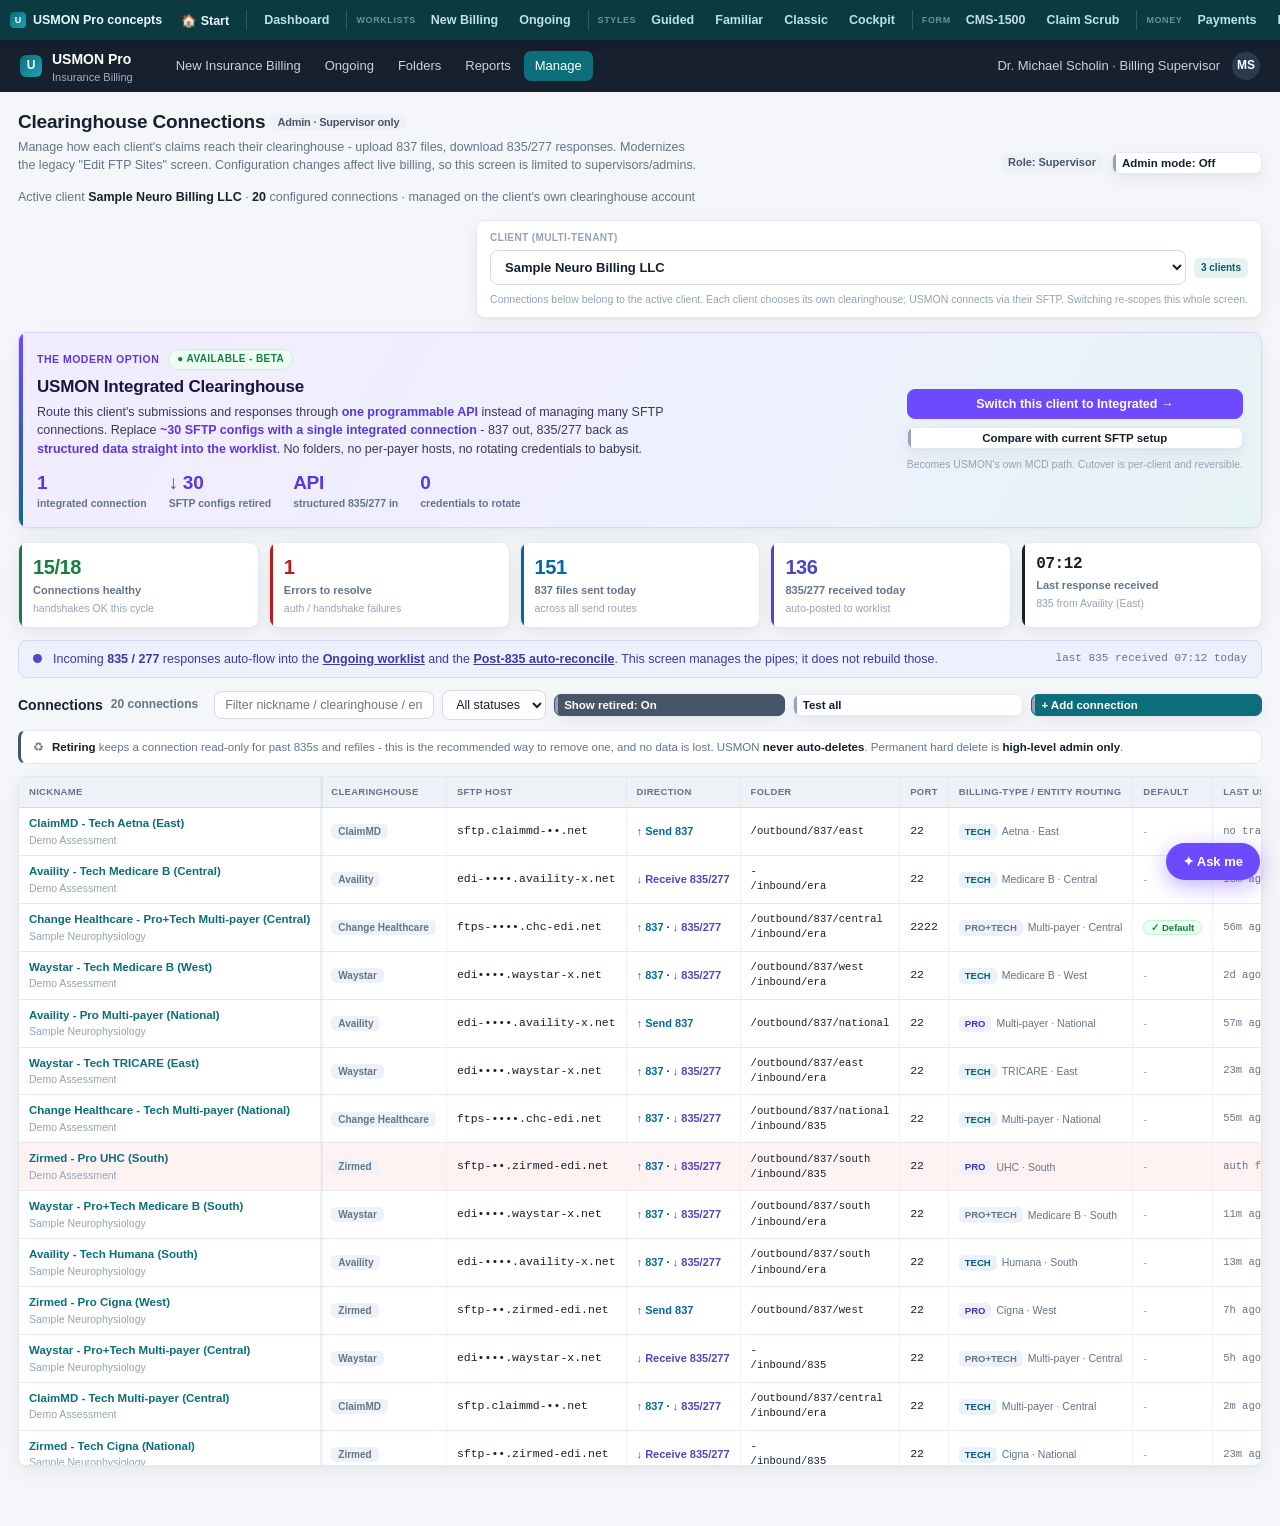
<file: prototype-clearinghouses.html>
<!doctype html>
<html lang="en">
<head>
<meta charset="utf-8">
<meta name="robots" content="noindex,nofollow">
<meta name="viewport" content="width=device-width, initial-scale=1">
<title>USMON Pro - Clearinghouse Connections (admin, prototype)</title>
<style>
  :root{
    --canvas:#f4f6f9; --surface:#ffffff; --surface-2:#fafbfc;
    --ink:#16202e; --muted:#64748b; --faint:#94a3b8;
    --line:#e5e9f0; --line-strong:#d4dbe6;
    --primary:#0b6e7a; --primary-dark:#095861; --primary-tint:#e6f3f4; --primary-line:#bfe3e6;
    --ok:#15803d; --ok-tint:#ecfdf3; --ok-line:#bbf7d0;
    --warn:#b45309; --warn-tint:#fffbeb; --warn-line:#fde68a;
    --block:#b91c1c; --block-tint:#fef2f2; --block-line:#fecaca;
    /* revenue channels */
    --idr:#4f46c4; --idr-tint:#eef0fd; --idr-line:#d6d8f7; --idr-dark:#3f37a6;
    --gov:#475569; --gov-tint:#eef1f5; --gov-line:#d3dae3;
    --hosp:#0369a1; --hosp-tint:#e8f2f9; --hosp-line:#bfe0f0; --hosp-dark:#075985;
    --park:#9a3412; --park-tint:#fff4ed; --park-line:#fed7aa;
    --ai:#6d4aff; --ai-tint:#f1ecff; --ai-line:#ddd2ff; --ai-dark:#5a37e0;
    --hl:#fef9c3; --hl-line:#fde047;
    --mono:ui-monospace,"SF Mono","Cascadia Code",Menlo,Consolas,monospace;
    --sans:-apple-system,BlinkMacSystemFont,"Segoe UI",Roboto,Helvetica,Arial,sans-serif;
    --radius:9px; --shadow:0 1px 2px rgba(16,32,46,.04),0 6px 20px rgba(16,32,46,.06);
  }
  *{box-sizing:border-box}
  html{scroll-behavior:smooth}
  @media (prefers-reduced-motion:reduce){html{scroll-behavior:auto} *{transition:none!important;animation:none!important}}
  body{margin:0;font-family:var(--sans);color:var(--ink);background:var(--canvas);font-size:14px;line-height:1.45;-webkit-font-smoothing:antialiased;overflow-x:hidden}
  .mono{font-family:var(--mono);font-feature-settings:"tnum" 1}
  button{font-family:inherit;cursor:pointer}
  a{color:var(--primary);text-decoration:none}
  select,input[type=text],input[type=number],input[type=password]{font-family:inherit}

  .appbar{display:flex;align-items:center;gap:24px;background:var(--ink);color:#fff;padding:0 20px;height:52px;position:sticky;top:0;z-index:40}
  .brand{display:flex;align-items:center;gap:10px;font-weight:700}
  .brand .dot{width:22px;height:22px;border-radius:6px;background:linear-gradient(135deg,var(--primary),#1aa3b2);display:grid;place-items:center;font-size:12px}
  .brand small{font-weight:500;color:#9fb0c0;font-size:11px;display:block;line-height:1;margin-top:2px}
  .appnav{display:flex;gap:2px;margin-left:8px}
  .appnav a{color:#c7d2dd;padding:6px 11px;border-radius:7px;font-size:13px}
  .appnav a:hover{background:rgba(255,255,255,.08);color:#fff}
  .appnav a.on{background:var(--primary);color:#fff}
  .appuser{margin-left:auto;display:flex;align-items:center;gap:12px;font-size:13px;color:#c7d2dd}
  .appuser .avatar{width:28px;height:28px;border-radius:50%;background:#2a3a4f;display:grid;place-items:center;color:#fff;font-weight:600;font-size:12px}

  .wrap{max-width:1600px;margin:0 auto;padding:16px 18px 60px}

  .page-head{display:flex;align-items:flex-end;gap:14px;margin-bottom:14px;flex-wrap:wrap}
  .page-head h1{font-size:19px;margin:0;font-weight:700;letter-spacing:-.2px}
  .page-head p{margin:2px 0 0;color:var(--muted);font-size:12.5px;max-width:680px}
  .tag{font-size:11px;font-weight:700;color:var(--muted);background:#eef2f7;border-radius:5px;padding:2px 7px;white-space:nowrap}
  .tag.admin{color:var(--gov);background:var(--gov-tint)}

  .btn{border:1px solid var(--line-strong);background:var(--surface);color:var(--ink);padding:7px 12px;border-radius:8px;font-size:12.5px;font-weight:600;display:inline-flex;align-items:center;gap:6px;transition:.12s}
  .btn:hover{border-color:var(--faint);background:var(--surface-2)}
  .btn.sm{padding:4px 9px;font-size:11.5px;border-radius:7px}
  .btn.xs{padding:2px 7px;font-size:11px;border-radius:6px}
  .btn.primary{background:var(--primary);border-color:var(--primary);color:#fff}
  .btn.primary:hover{background:var(--primary-dark);border-color:var(--primary-dark)}
  .btn.ai{background:var(--ai);border-color:var(--ai);color:#fff}.btn.ai:hover{background:var(--ai-dark);border-color:var(--ai-dark)}
  .btn:disabled{opacity:.55;cursor:default}

  /* client switcher (from home-dashboard) */
  .clientbar{display:flex;align-items:flex-end;gap:14px;margin-bottom:14px;flex-wrap:wrap}
  .clientbar .ctx{color:var(--muted);font-size:12.5px;margin:0}
  .clientbar .ctx b{color:var(--ink)}
  .clientpick{margin-left:auto;background:var(--surface);border:1px solid var(--line);border-radius:var(--radius);box-shadow:var(--shadow);padding:10px 13px;min-width:300px}
  .clientpick label{display:block;font-size:10px;text-transform:uppercase;letter-spacing:.4px;color:var(--faint);font-weight:700;margin-bottom:5px}
  .clientpick .row{display:flex;align-items:center;gap:8px}
  .clientpick select{flex:1;padding:8px 10px;border:1px solid var(--line-strong);border-radius:8px;font-size:13px;font-weight:600;background:#fff;color:var(--ink)}
  .clientpick select:focus{outline:2px solid var(--primary-tint);border-color:var(--primary)}
  .clientpick .badge{font-size:10px;font-weight:800;padding:3px 7px;border-radius:5px;background:var(--primary-tint);color:var(--primary-dark);white-space:nowrap}
  .clientpick .note{margin:7px 0 0;font-size:10.5px;color:var(--faint);line-height:1.4}

  /* Integrated clearinghouse callout */
  .integrated{position:relative;overflow:hidden;background:linear-gradient(120deg,#f1ecff 0%,#eef0fd 60%,#e6f3f4 100%);border:1px solid var(--ai-line);border-radius:var(--radius);box-shadow:var(--shadow);padding:16px 18px;margin-bottom:14px;display:flex;gap:18px;align-items:center;flex-wrap:wrap}
  .integrated::before{content:"";position:absolute;left:0;top:0;bottom:0;width:4px;background:linear-gradient(var(--ai),var(--primary))}
  .integrated .ig-main{flex:1;min-width:340px}
  .integrated .ig-eyebrow{display:flex;align-items:center;gap:9px;margin-bottom:5px}
  .integrated .ig-eyebrow .k{font-size:10.5px;font-weight:800;text-transform:uppercase;letter-spacing:.5px;color:var(--ai-dark)}
  .integrated .st{font-size:10px;font-weight:800;text-transform:uppercase;letter-spacing:.4px;padding:2px 8px;border-radius:999px;background:var(--ok-tint);color:var(--ok);border:1px solid var(--ok-line)}
  .integrated h2{margin:0 0 4px;font-size:17px;font-weight:800;letter-spacing:-.2px;color:#1c1440}
  .integrated .bene{margin:0;font-size:12.5px;color:#3b3560;max-width:640px}
  .integrated .bene b{color:var(--ai-dark)}
  .integrated .ig-metrics{display:flex;gap:22px;margin-top:11px;flex-wrap:wrap}
  .integrated .ig-metrics .m .n{font-size:19px;font-weight:800;color:var(--ai-dark);letter-spacing:-.3px}
  .integrated .ig-metrics .m .l{font-size:10.5px;color:var(--muted);font-weight:600}
  .integrated .ig-cta{display:flex;flex-direction:column;gap:8px;align-items:stretch;min-width:200px}
  .integrated .ig-cta .btn{justify-content:center}
  .integrated .ig-cta .fine{font-size:10.5px;color:var(--faint);text-align:center;line-height:1.4}

  /* health / monitoring strip */
  .summary{display:flex;gap:10px;margin-bottom:12px;flex-wrap:wrap}
  .sm{flex:1;min-width:150px;background:var(--surface);border:1px solid var(--line);border-radius:var(--radius);padding:10px 14px;box-shadow:var(--shadow);position:relative;overflow:hidden}
  .sm::before{content:"";position:absolute;left:0;top:0;bottom:0;width:3px;background:var(--faint)}
  .sm.ok::before{background:var(--ok)} .sm.err::before{background:var(--block)} .sm.up::before{background:var(--hosp)} .sm.down::before{background:var(--idr)} .sm.time::before{background:var(--ink)}
  .sm .num{font-size:20px;font-weight:800;letter-spacing:-.4px}
  .sm.ok .num{color:var(--ok)} .sm.err .num{color:var(--block)} .sm.up .num{color:var(--hosp)} .sm.down .num{color:var(--idr)}
  .sm .lbl{font-size:11px;color:var(--muted);font-weight:600;margin-top:1px}
  .sm .sub{font-size:10.5px;color:var(--faint);margin-top:2px}

  /* ingestion note */
  .ingest{display:flex;align-items:center;gap:11px;background:var(--idr-tint);border:1px solid var(--idr-line);border-radius:var(--radius);padding:9px 14px;margin-bottom:12px;font-size:12.5px;color:var(--idr-dark)}
  .ingest .pulse{width:9px;height:9px;border-radius:50%;background:var(--idr);flex:none;box-shadow:0 0 0 0 rgba(79,70,196,.5);animation:pulse 2.2s infinite}
  @keyframes pulse{0%{box-shadow:0 0 0 0 rgba(79,70,196,.45)}70%{box-shadow:0 0 0 7px rgba(79,70,196,0)}100%{box-shadow:0 0 0 0 rgba(79,70,196,0)}}
  .ingest a{font-weight:700;color:var(--idr-dark);text-decoration:underline}
  .ingest .grow{margin-left:auto}

  /* toolbar */
  .toolbar{display:flex;gap:8px;flex-wrap:wrap;align-items:center;margin-bottom:10px}
  .toolbar h3{margin:0;font-size:14px;font-weight:700}
  .toolbar .cnt{font-size:12px;color:var(--muted);font-weight:600}
  .toolbar .grow{margin-left:auto}
  .toolbar .search{padding:6px 10px;border:1px solid var(--line-strong);border-radius:8px;font-size:12.5px;background:#fff;color:var(--ink);width:220px}
  .toolbar .search:focus{outline:2px solid var(--primary-tint);border-color:var(--primary)}
  .toolbar select{padding:6px 9px;border:1px solid var(--line-strong);border-radius:8px;font-size:12.5px;background:#fff;color:var(--ink)}

  /* table */
  .gridwrap{overflow:auto;max-height:calc(100vh - 210px);border:1px solid var(--line);border-radius:var(--radius);background:var(--surface);box-shadow:var(--shadow)}
  table.grid{border-collapse:separate;border-spacing:0;font-size:11.5px;white-space:nowrap;min-width:1580px;width:100%}
  .grid thead th{position:sticky;top:0;z-index:5;background:#eef2f6;color:var(--muted);font-size:9.5px;text-transform:uppercase;letter-spacing:.3px;font-weight:700;text-align:left;padding:8px 10px;border-bottom:1px solid var(--line-strong);border-right:1px solid var(--line);user-select:none}
  .grid tbody td{padding:7px 10px;border-bottom:1px solid var(--line);border-right:1px solid #eef1f5;vertical-align:middle;background:var(--surface)}
  .grid tbody tr:hover td{background:var(--surface-2)}
  .grid tbody tr.err td{background:var(--block-tint)}
  .grid tbody tr.err:hover td{background:#fce7e7}
  .grid .frz{position:sticky;left:0;z-index:3;box-shadow:2px 0 0 rgba(16,32,46,.05)}
  .grid thead th.frz{z-index:6}
  .grid .nick{font-weight:700;color:var(--primary);cursor:pointer}
  .grid .nick:hover{text-decoration:underline}
  .grid .sub{color:var(--faint);font-size:10.5px;font-weight:500;margin-top:1px}
  .grid td.mono{font-family:var(--mono)}
  .chpill{font-size:10px;font-weight:800;padding:2px 7px;border-radius:5px;background:#eef2f7;color:var(--muted);white-space:nowrap}
  .dir{font-weight:700;font-size:11px;white-space:nowrap}
  .dir .up{color:var(--hosp)} .dir .dn{color:var(--idr)}
  .rt{display:inline-flex;align-items:center;gap:5px;font-size:10.5px}
  .rt .b{font-weight:800;padding:1px 6px;border-radius:5px;font-size:9.5px}
  .rt .b.pro{background:var(--idr-tint);color:var(--idr-dark)} .rt .b.tech{background:var(--hosp-tint);color:var(--hosp-dark)} .rt .b.both{background:#eef2f7;color:var(--muted)}
  .rt .ent{color:var(--muted)}
  .defbadge{font-size:9.5px;font-weight:800;padding:1px 7px;border-radius:999px;background:var(--ok-tint);color:var(--ok);border:1px solid var(--ok-line)}
  .stat{display:inline-flex;align-items:center;gap:6px;font-weight:700;font-size:11px;white-space:nowrap}
  .stat .d{font-size:12px}
  .stat.healthy{color:var(--ok)} .stat.error{color:var(--block)} .stat.idle{color:var(--faint)}
  .stat .when{color:var(--faint);font-weight:500;font-size:10px}
  .rowacts{display:flex;gap:5px}
  .btn.xs.danger{color:var(--block);border-color:var(--block-line)}
  .btn.xs.danger:hover{background:var(--block-tint);border-color:var(--block)}
  .btn.xs.locked{opacity:.6}

  /* retired (soft-retired) connections - kept read-only for past 835s / refiles */
  .grid tbody tr.retired td{background:#f4f6f8;color:var(--faint)}
  .grid tbody tr.retired:hover td{background:#eef1f4}
  .grid tbody tr.retired .nick{color:var(--muted)}
  .grid tbody tr.retired td.mono{color:var(--faint)}
  .retbadge{display:inline-block;font-size:9px;font-weight:800;text-transform:uppercase;letter-spacing:.3px;padding:1px 6px;border-radius:999px;background:var(--gov-tint);color:var(--gov);border:1px solid var(--gov-line)}
  .stat.retired{color:var(--gov)}

  /* lifecycle note + head toggles */
  .lifenote{display:flex;align-items:center;gap:8px;font-size:11.5px;color:var(--muted);background:var(--surface);border:1px solid var(--line);border-left:3px solid var(--gov);border-radius:8px;padding:8px 12px;margin:0 0 12px}
  .lifenote b{color:var(--ink)}
  .headctl{margin-left:auto;display:flex;align-items:center;gap:9px}
  .btn.sm.on{background:var(--gov);border-color:var(--gov);color:#fff}
  .btn.sm.on:hover{background:#374151;border-color:#374151}

  /* modal */
  .scrim{position:fixed;inset:0;background:rgba(16,32,46,.42);opacity:0;pointer-events:none;transition:.2s;z-index:50}
  .scrim.show{opacity:1;pointer-events:auto}
  .modal{position:fixed;top:50%;left:50%;transform:translate(-50%,-48%) scale(.98);opacity:0;pointer-events:none;transition:.22s cubic-bezier(.2,.7,.2,1);z-index:51;width:640px;max-width:94vw;max-height:92vh;background:var(--surface);border-radius:14px;box-shadow:0 24px 70px rgba(16,32,46,.34);display:flex;flex-direction:column;overflow:hidden}
  .modal.show{opacity:1;pointer-events:auto;transform:translate(-50%,-50%) scale(1)}
  .modal-head{padding:15px 20px;border-bottom:1px solid var(--line);background:var(--surface-2);display:flex;align-items:center;gap:10px}
  .modal-head h3{margin:0;font-size:16px;font-weight:700}
  .modal-head .x{margin-left:auto;background:none;border:none;font-size:19px;color:var(--faint);font-weight:700}
  .modal-body{padding:16px 20px;overflow-y:auto}
  .fgrid{display:grid;grid-template-columns:1fr 1fr;gap:12px 14px}
  .fld{display:flex;flex-direction:column;gap:4px}
  .fld.c2{grid-column:span 2}
  .fld label{font-size:10px;text-transform:uppercase;letter-spacing:.4px;color:var(--faint);font-weight:700}
  .fld input,.fld select{padding:7px 9px;border:1px solid var(--line-strong);border-radius:8px;font-size:12.5px;background:#fff;color:var(--ink);width:100%}
  .fld input:focus,.fld select:focus{outline:2px solid var(--primary-tint);border-color:var(--primary)}
  .fld .hint{font-size:10px;color:var(--faint)}
  .fld.check{flex-direction:row;align-items:center;gap:8px}
  .fld.check input{width:auto}
  .fld.check label{text-transform:none;letter-spacing:0;font-size:12.5px;color:var(--ink);font-weight:600}
  .seclock{display:flex;align-items:center;gap:9px;background:var(--ok-tint);border:1px solid var(--ok-line);border-radius:8px;padding:8px 12px;margin-top:14px;font-size:11.5px;color:var(--ok)}
  .seclock .ic{font-size:14px}
  .modal-foot{padding:13px 20px;border-top:1px solid var(--line);display:flex;gap:9px;align-items:center;background:var(--surface-2)}
  .modal-foot .grow{margin-left:auto}

  .toast{position:fixed;left:50%;bottom:26px;transform:translateX(-50%) translateY(20px);background:var(--ink);color:#fff;padding:12px 18px;border-radius:10px;font-size:13.5px;font-weight:600;box-shadow:0 10px 30px rgba(0,0,0,.25);opacity:0;pointer-events:none;transition:.3s;display:flex;align-items:center;gap:9px;z-index:60;max-width:560px}
  .toast.show{opacity:1;transform:translateX(-50%) translateY(0)}
  .toast .ic{width:20px;height:20px;border-radius:50%;background:var(--ok);display:grid;place-items:center;font-size:12px;flex:none}
  .toast.ai .ic{background:var(--ai)}.toast.idr .ic{background:var(--idr)}.toast.warn .ic{background:var(--warn)}.toast.block .ic{background:var(--block)}
</style>
</head>
<body>

<!--
  ============================================================================
  USMON Pro - CLEARINGHOUSE CONNECTIONS · admin / supervisor screen
  (client demo, SYNTHETIC clients + MASKED credentials only - no real logins,
   no real client names, no real FTP hosts. Clearinghouse product names are public.)
  Modernizes the legacy "Edit FTP Sites" screen ("our poor man's MCD").
  ----------------------------------------------------------------------------
  60-SECOND PRESENTER PATH:
    1. Lead with the purple "USMON Integrated Clearinghouse - 
       (beta)" card at top: ONE programmable API replaces ~30 SFTP configs -
       837 out, 835/277 back as structured data straight into the worklist.
       This is the "become an MCD for real" path.
    2. Drop to the health strip + table: "Today this one client runs ~30
       separate SFTP connections - split by billing entity, payer and region.
       Monitoring that sprawl is the whole job." Point at 27/30 healthy.
    3. Click a connection nickname -> Edit modal (masked credentials, encrypted
       note) -> click "Test connection" -> "handshake succeeded" toast.
    4. Point at the 2 red ⚠ Error rows ("auth failed 2h ago"). Click "Test" on
       one -> toast. That's the daily firefight.
    5. Switch client (top-right) to show every billing service can hold several
       clients, each with its own connection sprawl.
    6. Close with the card's "Switch this client to Integrated" -> toast:
       collapse 30 connections into one.
  ============================================================================
-->

<header class="appbar">
  <div class="brand"><span class="dot">U</span><div>USMON&nbsp;Pro<small>Insurance Billing</small></div></div>
  <nav class="appnav">
    <a href="#" onclick="return t('New Insurance Billing routes new cases')">New Insurance Billing</a>
    <a href="#" onclick="return t('Ongoing worklist - separate screen in this demo set')">Ongoing</a>
    <a href="#" onclick="return t('Folders')">Folders</a>
    <a href="#" onclick="return t('Reports')">Reports</a>
    <a href="#" class="on">Manage</a>
  </nav>
  <div class="appuser">
    <span>Dr. Michael Scholin · Billing Supervisor</span>
    <span class="avatar">MS</span>
  </div>
</header>

<main class="wrap">
  <div class="page-head">
    <div>
      <h1>Clearinghouse Connections <span class="tag admin" style="vertical-align:middle">Admin · Supervisor only</span></h1>
      <p>Manage how each client's claims reach their clearinghouse - upload 837 files, download 835/277 responses. Modernizes the legacy "Edit FTP Sites" screen. Configuration changes affect live billing, so this screen is limited to supervisors/admins.</p>
    </div>
    <div class="headctl">
      <span class="tag admin" id="roleTag">Role: Supervisor</span>
      <button class="btn sm" id="adminToggle" onclick="toggleAdmin()" aria-pressed="false" title="Demo toggle: flip to high-level admin to enable permanent delete">Admin mode: Off</button>
    </div>
  </div>

  <!-- client switcher -->
  <div class="clientbar">
    <p class="ctx">Active client <b id="ctxClient">Sample Neuro Billing LLC</b> · <b id="ctxConns">18</b> configured connections · managed on the client's own clearinghouse account</p>
    <div class="clientpick">
      <label for="clientSel">Client (multi-tenant)</label>
      <div class="row">
        <select id="clientSel" onchange="switchClient(this.value)"></select>
        <span class="badge" id="clientCount">3 clients</span>
      </div>
      <p class="note">Connections below belong to the active client. Each client chooses its own clearinghouse; USMON connects via their SFTP. Switching re-scopes this whole screen.</p>
    </div>
  </div>

  <!-- Integrated callout -->
  <div class="integrated">
    <div class="ig-main">
      <div class="ig-eyebrow">
        <span class="k">The modern option</span>
        <span class="st">● Available - beta</span>
      </div>
      <h2>USMON Integrated Clearinghouse</h2>
      <p class="bene">Route this client's submissions and responses through <b>one programmable API</b> instead of managing many SFTP connections. Replace <b>~30 SFTP configs with a single integrated connection</b> - 837 out, 835/277 back as <b>structured data straight into the worklist</b>. No folders, no per-payer hosts, no rotating credentials to babysit.</p>
      <div class="ig-metrics">
        <div class="m"><div class="n">1</div><div class="l">integrated connection</div></div>
        <div class="m"><div class="n">↓ 30</div><div class="l">SFTP configs retired</div></div>
        <div class="m"><div class="n">API</div><div class="l">structured 835/277 in</div></div>
        <div class="m"><div class="n">0</div><div class="l">credentials to rotate</div></div>
      </div>
    </div>
    <div class="ig-cta">
      <button class="btn ai" onclick="switchIntegrated()">Switch this client to Integrated →</button>
      <button class="btn sm" onclick="t('Integrated vs SFTP: side-by-side cutover plan - synthetic demo')">Compare with current SFTP setup</button>
      <div class="fine">Becomes USMON's own MCD path. Cutover is per-client and reversible.</div>
    </div>
  </div>

  <!-- health / monitoring strip -->
  <div class="summary" id="healthStrip"></div>

  <!-- response ingestion note -->
  <div class="ingest">
    <span class="pulse"></span>
    <span>Incoming <b>835 / 277</b> responses auto-flow into the <a href="#" onclick="return t('Hand-off → Ongoing worklist (separate screen)')">Ongoing worklist</a> and the <a href="#" onclick="return t('Hand-off → Post-835 auto-reconcile (separate screen)')">Post-835 auto-reconcile</a>. This screen manages the pipes; it does not rebuild those.</span>
    <span class="grow"></span>
    <span class="mono" style="font-size:11px;color:var(--muted)" id="lastResp">last 835 received 07:12 today</span>
  </div>

  <!-- toolbar -->
  <div class="toolbar">
    <h3>Connections</h3>
    <span class="cnt" id="tblCnt"></span>
    <span class="grow"></span>
    <input type="text" class="search" id="search" placeholder="Filter nickname / clearinghouse / entity…" oninput="render()">
    <select id="statusFilter" onchange="render()">
      <option value="">All statuses</option>
      <option value="healthy">● Healthy</option>
      <option value="error">⚠ Error</option>
      <option value="idle">○ Idle</option>
    </select>
    <button class="btn sm on" id="retToggle" onclick="toggleRetired()" aria-pressed="true" title="Retired connections are kept read-only for past 835s and refiles">Show retired: On</button>
    <button class="btn sm" onclick="t('Testing all connections for this client… (synthetic)')">Test all</button>
    <button class="btn primary sm" onclick="openAdd()">+ Add connection</button>
  </div>

  <!-- lifecycle guidance -->
  <p class="lifenote">
    <span>♻</span>
    <span><b>Retiring</b> keeps a connection read-only for past 835s and refiles - this is the recommended way to remove one, and no data is lost. USMON <b>never auto-deletes</b>. Permanent hard delete is <b>high-level admin only</b>.</span>
  </p>

  <!-- table -->
  <div class="gridwrap">
    <table class="grid">
      <thead><tr>
        <th class="frz">Nickname</th>
        <th>Clearinghouse</th>
        <th>SFTP host</th>
        <th>Direction</th>
        <th>Folder</th>
        <th>Port</th>
        <th>Billing-type / entity routing</th>
        <th>Default</th>
        <th>Last used</th>
        <th>Status</th>
        <th>Actions</th>
      </tr></thead>
      <tbody id="body"></tbody>
    </table>
  </div>
</main>

<!-- Add / Edit connection modal -->
<div class="scrim" id="scrim" onclick="closeModal()"></div>
<div class="modal" id="modal" role="dialog" aria-modal="true" aria-labelledby="modalTitle">
  <div class="modal-head">
    <h3 id="modalTitle">Add connection</h3>
    <button class="x" onclick="closeModal()" aria-label="Close">✕</button>
  </div>
  <div class="modal-body">
    <div class="fgrid">
      <div class="fld c2"><label>Nickname</label><input type="text" id="mNick" placeholder="e.g. Availity - Neuro Pro (East)"></div>
      <div class="fld"><label>Clearinghouse</label>
        <select id="mCh">
          <option>Availity</option><option>Zirmed</option><option>Change Healthcare</option>
          <option>ClaimMD</option><option>Waystar</option>
        </select>
      </div>
      <div class="fld"><label>Direction</label>
        <select id="mDir">
          <option value="both">↕ Send 837 + Receive 835/277</option>
          <option value="send">↑ Send 837 only</option>
          <option value="recv">↓ Receive 835/277 only</option>
        </select>
      </div>
      <div class="fld"><label>SFTP host</label><input type="text" id="mHost" placeholder="edi-host.example.net"></div>
      <div class="fld"><label>Port</label><input type="number" id="mPort" value="22"></div>
      <div class="fld"><label>Login</label><input type="text" id="mLogin" value="••••••••" autocomplete="off"><span class="hint">Masked - stored in secrets</span></div>
      <div class="fld"><label>Password</label><input type="password" id="mPass" value="********" autocomplete="new-password"><span class="hint">Masked - never displayed</span></div>
      <div class="fld"><label>Upload folder (837 out)</label><input type="text" id="mUp" placeholder="/outbound/837"></div>
      <div class="fld"><label>Responses folder (835/277 in)</label><input type="text" id="mDown" placeholder="/inbound/835"></div>
      <div class="fld"><label>Billing-type routing</label>
        <select id="mBill"><option>Pro + Tech</option><option>Pro only</option><option>Tech only</option></select>
      </div>
      <div class="fld"><label>Billing entity</label>
        <select id="mEnt"></select>
      </div>
      <div class="fld check c2"><input type="checkbox" id="mDefault"><label for="mDefault">Set as default send route for its billing type</label></div>
    </div>
    <div class="seclock">
      <span class="ic">🔒</span>
      <span>Credentials are encrypted at rest and stored in the secrets vault - logins and passwords are never shown back in the UI or in logs.</span>
    </div>
  </div>
  <div class="modal-foot">
    <button class="btn" id="mTestBtn" onclick="testConn()">Test connection</button>
    <span class="fine" id="mReadNote" style="display:none;font-size:11px;color:var(--muted)">Retired - read-only. Kept for past 835s and refiles.</span>
    <span class="grow"></span>
    <button class="btn" onclick="closeModal()">Cancel</button>
    <button class="btn primary" id="mSaveBtn" onclick="saveConn()">Save connection</button>
  </div>
</div>

<!-- Permanent delete confirmation (hard delete, admin-only path) -->
<div class="scrim" id="confirmScrim" onclick="cancelDelete()"></div>
<div class="modal" id="confirmModal" role="dialog" aria-modal="true" aria-labelledby="confirmTitle" style="width:480px">
  <div class="modal-head">
    <h3 id="confirmTitle">Permanently delete connection?</h3>
    <button class="x" onclick="cancelDelete()" aria-label="Close">✕</button>
  </div>
  <div class="modal-body">
    <p id="confirmName" style="margin:0 0 10px;font-weight:700"></p>
    <div style="display:flex;gap:9px;background:var(--block-tint);border:1px solid var(--block-line);border-radius:8px;padding:10px 12px;font-size:12px;color:var(--block)">
      <span style="flex:none">⚠</span>
      <span>This permanently removes the connection. Only delete if you are certain it is not needed for any past 835s or refiles. If in doubt, Retire instead - retired connections stay readable for historical responses.</span>
    </div>
  </div>
  <div class="modal-foot">
    <span class="grow"></span>
    <button class="btn" onclick="cancelDelete()">Cancel</button>
    <button class="btn primary" style="background:var(--block);border-color:var(--block)" onclick="confirmDelete()">Delete permanently</button>
  </div>
</div>

<div class="toast" id="toast"><span class="ic" id="toastIc">✓</span><span id="toastMsg"></span></div>

<script>
/* ---------------- toast ---------------- */
function toast(m,kind){const el=document.getElementById('toast');el.className='toast'+(kind?' '+kind:'');document.getElementById('toastIc').textContent=(kind==='ai'?'◈':kind==='idr'?'◆':kind==='warn'?'!':kind==='block'?'✕':'✓');document.getElementById('toastMsg').textContent=m;el.classList.add('show');clearTimeout(el._t);el._t=setTimeout(()=>el.classList.remove('show'),3400);}
function t(m){toast(m);return false;}

/* ---------------- synthetic clients + connections ---------------- */
/* All synthetic. Clearinghouse product names are public; client/entity names
   are invented and every credential is masked. */
const CLIENTS=[
  {id:'neuro', name:'Sample Neuro Billing LLC',   entities:['Sample Neurophysiology LLC','Demo Assessment Services LLC'] },
  {id:'ionm',  name:'Demo IONM Partners',          entities:['Testcase Monitoring Group','Example Sensory Testing LLC'] },
  {id:'mon',   name:'Example Monitoring Group',    entities:['Specimen Diagnostics LLC','Mockdata Neuro Partners','Example Monitoring West LLC'] },
];
/* target connection counts convey the real sprawl (one big client ~30) */
const CONN_COUNT={neuro:18, ionm:16, mon:30};

const CH_HOST={
  'Availity':'edi-••••.availity-x.net',
  'Zirmed':'sftp-••.zirmed-edi.net',
  'Change Healthcare':'ftps-••••.chc-edi.net',
  'ClaimMD':'sftp.claimmd-••.net',
  'Waystar':'edi••••.waystar-x.net',
};
/* weighted toward Availity + Zirmed to show sprawl */
const CH_POOL=['Availity','Availity','Availity','Availity','Zirmed','Zirmed','Zirmed','Change Healthcare','Change Healthcare','ClaimMD','Waystar'];
const REGIONS=['East','West','Central','South','National'];
const PAYERS=['BCBS','Aetna','Cigna','UHC','Medicare B','TRICARE','Humana','Multi-payer'];
const BILLTYPES=['Pro','Tech','Both'];

function mkRng(seed){let s=seed>>>0;return function(){s=(s*1664525+1013904223)>>>0;return s/4294967296;};}
const pick=(rng,a)=>a[Math.floor(rng()*a.length)];

function ago(rng){
  const r=rng();
  if(r<0.55) return {t:Math.floor(rng()*58)+2+'m ago', fresh:true};
  if(r<0.85) return {t:Math.floor(rng()*11)+1+'h ago', fresh:true};
  return {t:Math.floor(rng()*9)+1+'d ago', fresh:false};
}

function genConns(client){
  const rng=mkRng(client.id.split('').reduce((a,c)=>a+c.charCodeAt(0),0)*104729+7);
  const n=CONN_COUNT[client.id];
  const out=[];
  /* choose which indexes are forced error (2 for big client, 1-2 others) */
  const errCount = n>=28?2:1;
  const errIdx=new Set();
  while(errIdx.size<errCount){errIdx.add(1+Math.floor(rng()*(n-1)));}
  const idleIdx=new Set();
  const idleCount=Math.max(2,Math.round(n*0.13));
  while(idleIdx.size<idleCount){const x=Math.floor(rng()*n);if(!errIdx.has(x))idleIdx.add(x);}

  let defAssigned=false;
  for(let i=0;i<n;i++){
    const ch=pick(rng,CH_POOL);
    const ent=pick(rng,client.entities);
    const region=pick(rng,REGIONS);
    const payer=pick(rng,PAYERS);
    const bt=pick(rng,BILLTYPES);
    /* direction: most both; some split up/down to convey separate configs */
    const dr=rng();
    const dir = dr<0.62?'both':dr<0.82?'send':'recv';
    const port = rng()<0.82?22:(rng()<0.5?2222:990);
    const entShort=ent.replace(/ LLC| Group| Partners| Services/g,'');
    const nick = ch+' - '+(bt==='Both'?'Pro+Tech':bt)+' '+payer+' ('+region+')';
    let status,when;
    if(errIdx.has(i)){status='error';when='auth failed '+ (rng()<0.5?'2h':'46m') +' ago';}
    else if(idleIdx.has(i)){status='idle';when='no traffic '+(Math.floor(rng()*20)+8)+'d';}
    else{const a=ago(rng);status='healthy';when=a.t;}
    let isDefault=false;
    if(!defAssigned && dir!=='recv' && status==='healthy'){isDefault=true;defAssigned=true;}
    out.push({
      id:client.id+'-'+i, nick, ch, host:CH_HOST[ch], dir, port,
      up: dir==='recv'?'-':'/outbound/837/'+region.toLowerCase(),
      down: dir==='send'?'-':'/inbound/'+(rng()<0.5?'835':'era'),
      bt, ent, entShort, payer, region, isDefault, status, when, retired:false
    });
  }
  /* ~2 connections the client already switched away from, kept read-only for
     past 835s / refiles. USMON never auto-deletes these. */
  const legacyPool=[
    {ch:'Zirmed',            why:'switched to Availity in 2023'},
    {ch:'Change Healthcare', why:'consolidated onto Availity'},
    {ch:'Availity',          why:'old regional account, replaced'},
  ];
  for(let k=0;k<2;k++){
    const lg=legacyPool[(k+client.id.length)%legacyPool.length];
    const ent=client.entities[k%client.entities.length];
    const region=REGIONS[k%REGIONS.length];
    const entShort=ent.replace(/ LLC| Group| Partners| Services/g,'');
    out.push({
      id:client.id+'-ret'+k,
      nick: lg.ch+' - legacy Pro+Tech ('+region+')',
      ch: lg.ch, host:CH_HOST[lg.ch], dir:'both', port:22,
      up:'/outbound/837/'+region.toLowerCase(), down:'/inbound/835',
      bt:'Both', ent, entShort, payer:'Multi-payer', region,
      isDefault:false, status:'retired', when:'retired '+(3+k)+'mo ago',
      retired:true, why:lg.why
    });
  }
  return out;
}

const DATA={};
CLIENTS.forEach(c=>DATA[c.id]=genConns(c));

let activeClient=CLIENTS[0].id;

/* ---------------- client switch ---------------- */
function initClients(){
  document.getElementById('clientSel').innerHTML=CLIENTS.map(c=>'<option value="'+c.id+'">'+c.name+'</option>').join('');
  document.getElementById('clientCount').textContent=CLIENTS.length+' clients';
}
function switchClient(id,silent){
  activeClient=id;
  const c=CLIENTS.find(x=>x.id===id);
  document.getElementById('ctxClient').textContent=c.name;
  document.getElementById('ctxConns').textContent=DATA[id].length;
  document.getElementById('clientSel').value=id;
  document.getElementById('search').value='';
  document.getElementById('statusFilter').value='';
  renderHealth();render();
  if(!silent)toast('Switched to '+c.name+' - '+DATA[id].length+' connections','idr');
}

/* ---------------- health strip ---------------- */
function renderHealth(){
  const conns=DATA[activeClient].filter(c=>!c.retired);
  const total=conns.length;
  const healthy=conns.filter(c=>c.status==='healthy').length;
  const errors=conns.filter(c=>c.status==='error').length;
  const rng=mkRng(total*31+11);
  const sent=Math.round(total*7.4+rng()*40);
  const recv=Math.round(total*6.1+rng()*30);
  document.getElementById('healthStrip').innerHTML=
    '<div class="sm ok"><div class="num">'+healthy+'/'+total+'</div><div class="lbl">Connections healthy</div><div class="sub">handshakes OK this cycle</div></div>'+
    '<div class="sm err"><div class="num">'+errors+'</div><div class="lbl">Errors to resolve</div><div class="sub">'+(errors?'auth / handshake failures':'all clear')+'</div></div>'+
    '<div class="sm up"><div class="num">'+sent.toLocaleString()+'</div><div class="lbl">837 files sent today</div><div class="sub">across all send routes</div></div>'+
    '<div class="sm down"><div class="num">'+recv.toLocaleString()+'</div><div class="lbl">835/277 received today</div><div class="sub">auto-posted to worklist</div></div>'+
    '<div class="sm time"><div class="num mono" style="font-size:16px">07:12</div><div class="lbl">Last response received</div><div class="sub">835 from Availity (East)</div></div>';
}

/* ---------------- table render ---------------- */
function dirHtml(dir){
  if(dir==='both') return '<span class="dir"><span class="up">↑ 837</span> · <span class="dn">↓ 835/277</span></span>';
  if(dir==='send') return '<span class="dir"><span class="up">↑ Send 837</span></span>';
  return '<span class="dir"><span class="dn">↓ Receive 835/277</span></span>';
}
function statHtml(c){
  if(c.retired) return '<span class="stat retired"><span class="d">▪</span> Retired <span class="when">kept for past 835s / refiles</span></span>';
  if(c.status==='error') return '<span class="stat error"><span class="d">⚠</span> Error <span class="when">'+c.when+'</span></span>';
  if(c.status==='idle')  return '<span class="stat idle"><span class="d">○</span> Idle <span class="when">'+c.when+'</span></span>';
  return '<span class="stat healthy"><span class="d">●</span> Healthy <span class="when">'+c.when+'</span></span>';
}
function btBadge(bt){
  if(bt==='Pro') return '<span class="b pro">PRO</span>';
  if(bt==='Tech') return '<span class="b tech">TECH</span>';
  return '<span class="b both">PRO+TECH</span>';
}
function render(){
  const q=(document.getElementById('search').value||'').toLowerCase();
  const sf=document.getElementById('statusFilter').value;
  const conns=DATA[activeClient].filter(c=>{
    if(!showRetired && c.retired) return false;
    if(sf && c.status!==sf) return false;
    if(q && !(c.nick+' '+c.ch+' '+c.ent+' '+c.payer).toLowerCase().includes(q)) return false;
    return true;
  });
  document.getElementById('body').innerHTML=conns.map(c=>
    '<tr class="'+(c.retired?'retired':(c.status==='error'?'err':''))+'">'+
      '<td class="frz"><div class="nick" onclick="'+(c.retired?'openView':'openEdit')+'(\''+c.id+'\')">'+c.nick+'</div><div class="sub">'+c.entShort+(c.retired?' · <span class="retbadge">Retired</span>':'')+'</div></td>'+
      '<td><span class="chpill'+''+'">'+c.ch+'</span></td>'+
      '<td class="mono">'+c.host+'</td>'+
      '<td>'+dirHtml(c.dir)+'</td>'+
      '<td class="mono" style="font-size:10.5px">'+c.up+(c.down!=='-'?'<br>'+c.down:'')+'</td>'+
      '<td class="mono">'+c.port+'</td>'+
      '<td><span class="rt">'+btBadge(c.bt)+'<span class="ent">'+c.payer+' · '+c.region+'</span></span></td>'+
      '<td>'+(c.isDefault?'<span class="defbadge">✓ Default</span>':'<span style="color:var(--faint)">-</span>')+'</td>'+
      '<td class="mono" style="font-size:10.5px;color:var(--muted)">'+c.when+'</td>'+
      '<td>'+statHtml(c)+'</td>'+
      '<td><div class="rowacts">'+rowActs(c)+'</div></td>'+
    '</tr>'
  ).join('');
  const total=DATA[activeClient].length;
  document.getElementById('tblCnt').textContent=conns.length===total?(total+' connections'):(conns.length+' of '+total+' shown');
}
function delBtn(c){
  if(isAdmin) return '<button class="btn xs danger" onclick="deleteRow(\''+c.id+'\')">Delete</button>';
  return '<button class="btn xs locked" disabled title="High-level admin only">🔒 Delete</button>';
}
function rowActs(c){
  if(c.retired){
    return '<button class="btn xs" onclick="openView(\''+c.id+'\')">View</button>'+
           '<button class="btn xs" disabled title="Retired connections are read-only">Test</button>'+
           delBtn(c);
  }
  return '<button class="btn xs" onclick="openEdit(\''+c.id+'\')">Edit</button>'+
         '<button class="btn xs" onclick="testRow(\''+c.id+'\')">Test</button>'+
         '<button class="btn xs" onclick="retireRow(\''+c.id+'\')">Retire</button>'+
         delBtn(c);
}

/* ---------------- lifecycle state ---------------- */
let showRetired=true;   /* retired connections visible by default (with badge) */
let isAdmin=false;      /* demo Admin mode; gates the hard-delete path */
let pendingDeleteId=null;

/* ---------------- row actions ---------------- */
function findConn(id){return DATA[activeClient].find(c=>c.id===id);}
function testRow(id){const c=findConn(id);if(c.retired){return;}if(c.status==='error'){toast('Test failed - '+c.ch+' still refusing auth. Check secrets vault entry.','block');}else{toast('Connection test OK - '+c.ch+' handshake succeeded ('+(c.host)+')');}}

/* Retire (soft) - the recommended path. Keeps the row read-only for past 835s / refiles. No data lost. */
function retireRow(id){
  const c=findConn(id);if(!c||c.retired)return;
  c.retired=true;c.status='retired';c.when='retired just now';c.isDefault=false;
  renderHealth();render();
  toast('Connection retired - kept read-only for past 835s and refiles','warn');
}

/* Delete (hard) - high-level admin only, single confirmation. USMON never auto-deletes. */
function deleteRow(id){
  if(!isAdmin){toast('Delete is locked - high-level admin only','warn');return;}
  const c=findConn(id);if(!c)return;
  pendingDeleteId=id;
  document.getElementById('confirmName').textContent=c.nick+(c.retired?' (retired)':'')+' · '+c.ch;
  document.getElementById('confirmScrim').classList.add('show');
  document.getElementById('confirmModal').classList.add('show');
}
function cancelDelete(){
  pendingDeleteId=null;
  document.getElementById('confirmScrim').classList.remove('show');
  document.getElementById('confirmModal').classList.remove('show');
}
function confirmDelete(){
  if(!pendingDeleteId)return;
  const arr=DATA[activeClient];
  const i=arr.findIndex(c=>c.id===pendingDeleteId);
  if(i>=0)arr.splice(i,1);
  cancelDelete();
  document.getElementById('ctxConns').textContent=DATA[activeClient].length;
  renderHealth();render();
  toast('Connection permanently deleted (logged)','block');
}

/* ---------------- head / toolbar toggles ---------------- */
function toggleRetired(){
  showRetired=!showRetired;
  const b=document.getElementById('retToggle');
  b.textContent='Show retired: '+(showRetired?'On':'Off');
  b.setAttribute('aria-pressed',showRetired);
  b.classList.toggle('on',showRetired);
  render();
}
function toggleAdmin(){
  isAdmin=!isAdmin;
  const b=document.getElementById('adminToggle');
  b.textContent='Admin mode: '+(isAdmin?'On':'Off');
  b.setAttribute('aria-pressed',isAdmin);
  b.classList.toggle('on',isAdmin);
  document.getElementById('roleTag').textContent='Role: '+(isAdmin?'High-level admin':'Supervisor');
  toast(isAdmin?'Admin mode on - permanent delete is now enabled':'Admin mode off - hard delete re-locked',isAdmin?'block':'warn');
  render();
}

/* ---------------- add / edit modal ---------------- */
let editingId=null;
function fillEntitySelect(){
  const c=CLIENTS.find(x=>x.id===activeClient);
  document.getElementById('mEnt').innerHTML=c.entities.map(e=>'<option>'+e+'</option>').join('');
}
const MFIELDS=['mNick','mCh','mDir','mHost','mPort','mLogin','mPass','mUp','mDown','mBill','mEnt','mDefault'];
function setModalReadonly(ro){
  MFIELDS.forEach(id=>{document.getElementById(id).disabled=ro;});
  document.getElementById('mTestBtn').disabled=ro;
  document.getElementById('mSaveBtn').style.display=ro?'none':'';
  document.getElementById('mReadNote').style.display=ro?'':'none';
}
function fillFields(c){
  fillEntitySelect();
  document.getElementById('mNick').value=c.nick;
  document.getElementById('mCh').value=c.ch;
  document.getElementById('mDir').value=c.dir;
  document.getElementById('mHost').value=c.host;
  document.getElementById('mPort').value=c.port;
  document.getElementById('mLogin').value='••••••••';
  document.getElementById('mPass').value='********';
  document.getElementById('mUp').value=c.up==='-'?'':c.up;
  document.getElementById('mDown').value=c.down==='-'?'':c.down;
  document.getElementById('mBill').value=c.bt==='Pro'?'Pro only':c.bt==='Tech'?'Tech only':'Pro + Tech';
  document.getElementById('mEnt').value=c.ent;
  document.getElementById('mDefault').checked=c.isDefault;
}
function openAdd(){
  editingId=null;
  document.getElementById('modalTitle').textContent='Add connection · '+CLIENTS.find(c=>c.id===activeClient).name;
  fillEntitySelect();
  document.getElementById('mNick').value='';
  document.getElementById('mCh').value='Availity';
  document.getElementById('mDir').value='both';
  document.getElementById('mHost').value='';
  document.getElementById('mPort').value='22';
  document.getElementById('mLogin').value='';
  document.getElementById('mPass').value='';
  document.getElementById('mUp').value='/outbound/837';
  document.getElementById('mDown').value='/inbound/835';
  document.getElementById('mBill').value='Pro + Tech';
  document.getElementById('mDefault').checked=false;
  setModalReadonly(false);
  showModal();
}
function openEdit(id){
  const c=findConn(id);if(!c)return;
  if(c.retired){openView(id);return;}
  editingId=id;
  document.getElementById('modalTitle').textContent='Edit connection';
  fillFields(c);
  setModalReadonly(false);
  showModal();
}
/* View = read-only modal for retired connections (still reachable for history) */
function openView(id){
  const c=findConn(id);if(!c)return;
  editingId=id;
  document.getElementById('modalTitle').textContent='View connection (retired - read-only)';
  fillFields(c);
  setModalReadonly(true);
  showModal();
}
function showModal(){document.getElementById('scrim').classList.add('show');document.getElementById('modal').classList.add('show');}
function closeModal(){document.getElementById('scrim').classList.remove('show');document.getElementById('modal').classList.remove('show');}
function testConn(){
  const ch=document.getElementById('mCh').value;
  toast('Connection test OK - '+ch+' handshake succeeded');
}
function saveConn(){
  const nick=document.getElementById('mNick').value||'(unnamed connection)';
  closeModal();
  toast((editingId?'Saved changes to "':'Added connection "')+nick+'" - credentials stored encrypted');
}

document.addEventListener('keydown',e=>{if(e.key==='Escape'){closeModal();cancelDelete();}});

/* ---------------- integrated cutover ---------------- */
function switchIntegrated(){
  const c=CLIENTS.find(x=>x.id===activeClient);
  toast('Cutover queued: '+c.name+' → USMON Integrated Clearinghouse.'+DATA[activeClient].length+' SFTP configs collapse into 1 integrated connection.','ai');
}

/* ---------------- init ---------------- */
initClients();
switchClient(activeClient,true);
</script>
<script src="demo-nav.js"></script>
</body>
</html>
</file>
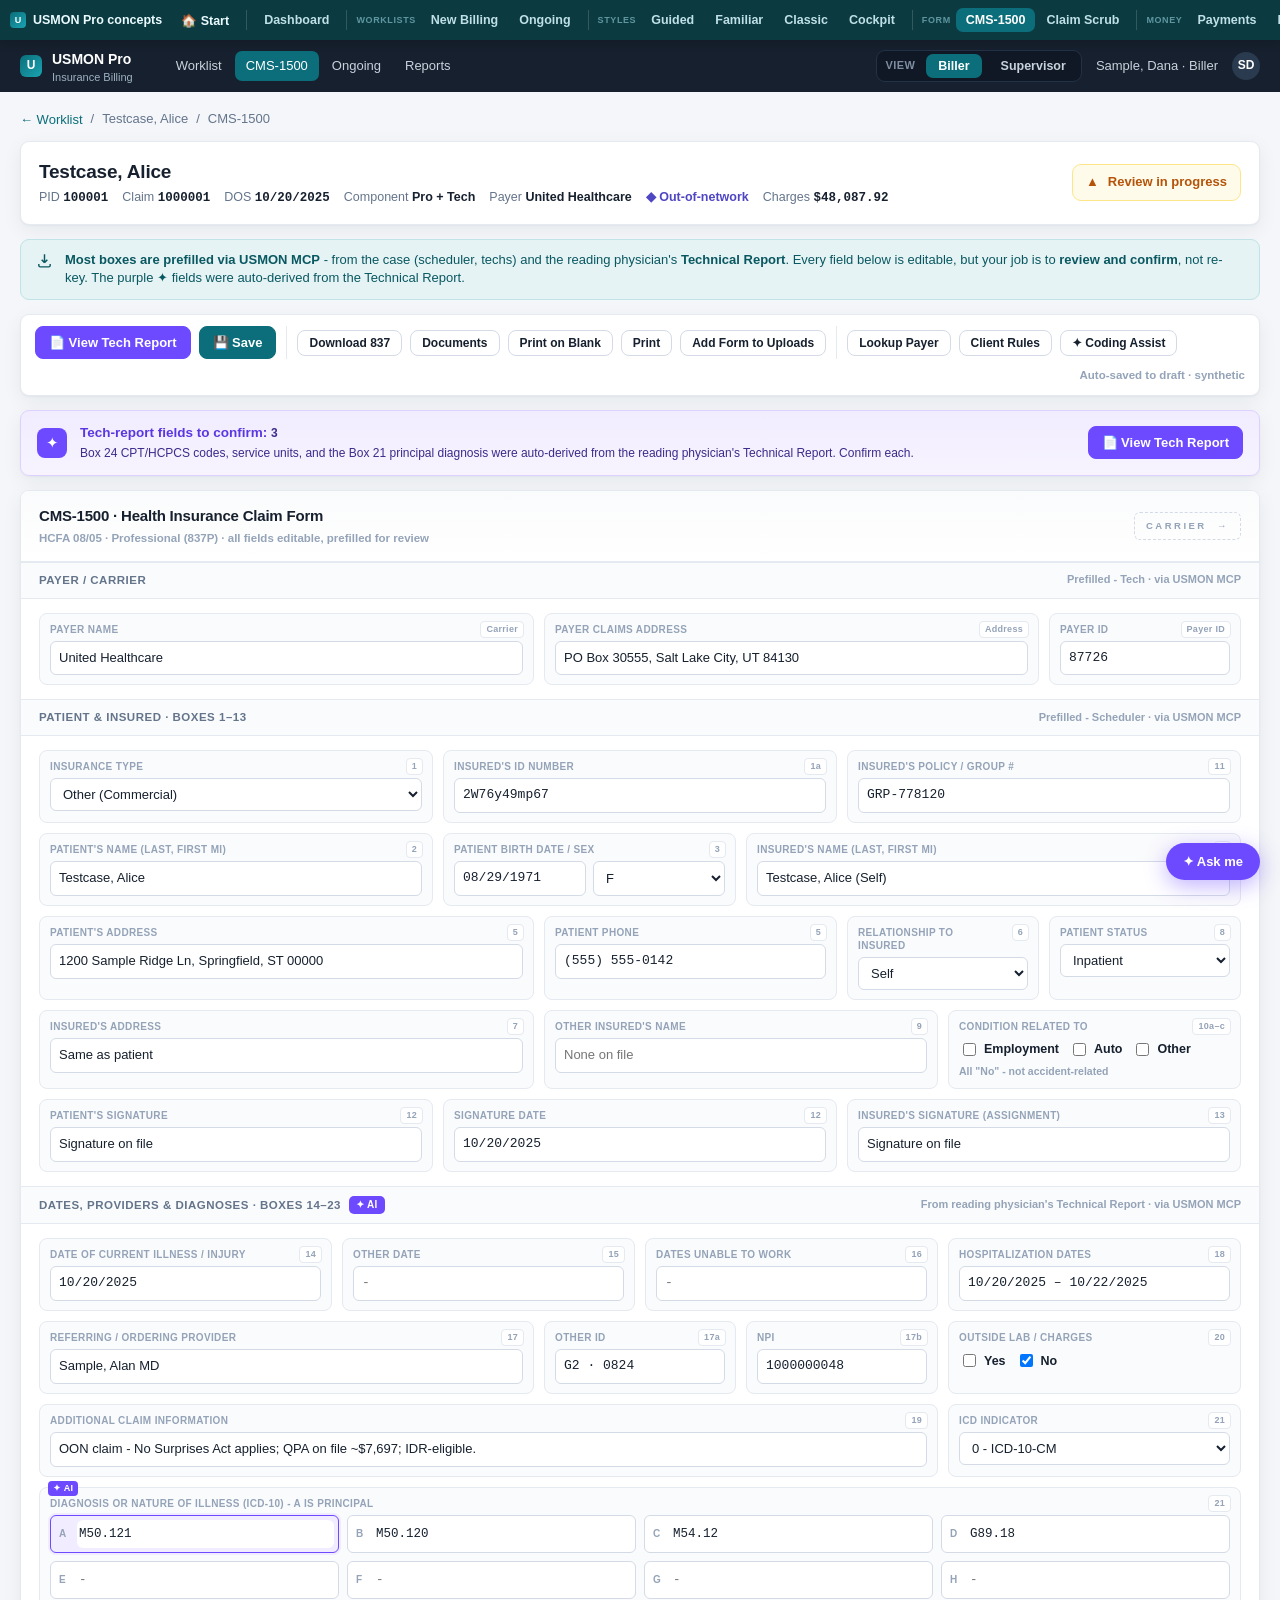
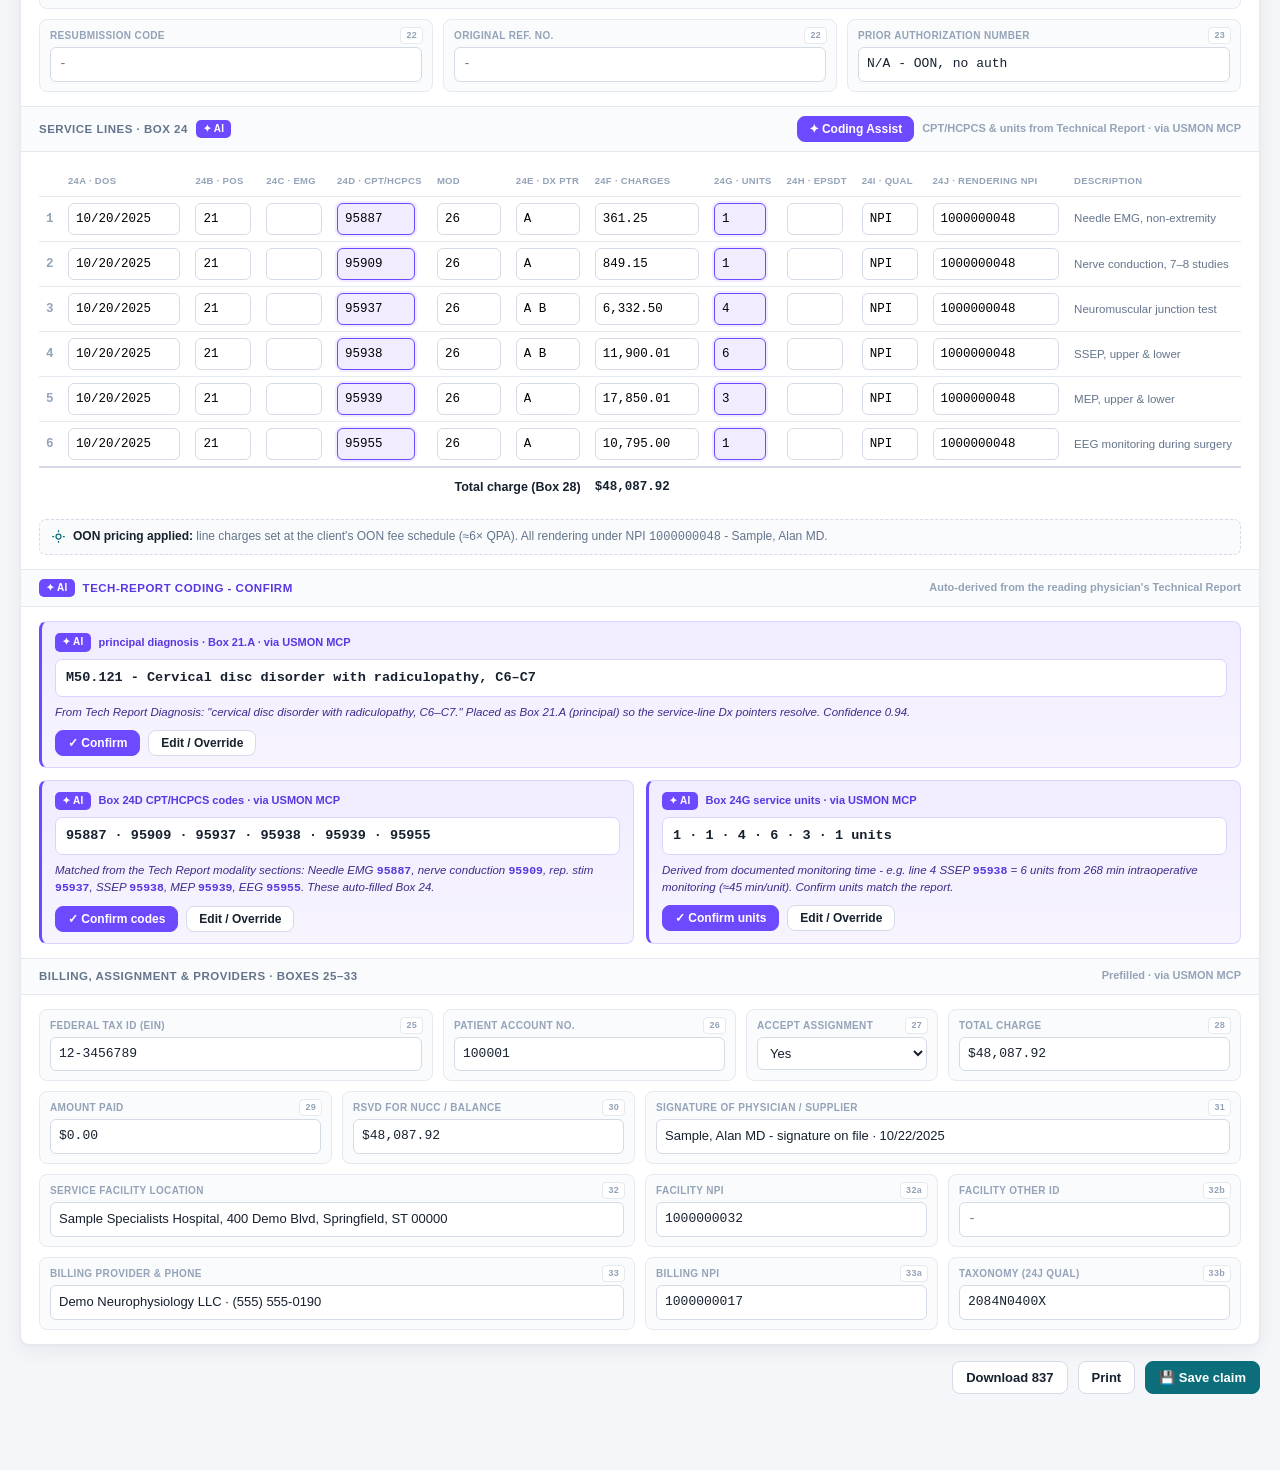
<file: prototype-cms1500.html>
<!doctype html>
<html lang="en">
<head>
<meta charset="utf-8">
<meta name="robots" content="noindex,nofollow">
<meta name="viewport" content="width=device-width, initial-scale=1">
<title>USMON Pro - CMS-1500 Claim Form (prototype)</title>
<style>
  :root{
    --canvas:#f4f6f9; --surface:#ffffff; --surface-2:#fafbfc;
    --ink:#16202e; --muted:#64748b; --faint:#94a3b8;
    --line:#e5e9f0; --line-strong:#d4dbe6;
    --primary:#0b6e7a; --primary-dark:#095861; --primary-tint:#e6f3f4; --primary-line:#bfe3e6;
    --ok:#15803d; --ok-tint:#ecfdf3; --ok-line:#bbf7d0;
    --warn:#b45309; --warn-tint:#fffbeb; --warn-line:#fde68a;
    --block:#b91c1c; --block-tint:#fef2f2; --block-line:#fecaca;
    /* revenue channels */
    --idr:#4f46c4; --idr-tint:#eef0fd; --idr-line:#d6d8f7; --idr-dark:#3f37a6;   /* Commercial OON -> IDR feeder */
    --gov:#475569; --gov-tint:#eef1f5; --gov-line:#d3dae3;                          /* Government in-network */
    --hosp:#0369a1; --hosp-tint:#e8f2f9; --hosp-line:#bfe0f0; --hosp-dark:#075985;  /* Hospital tech-fee invoice */
    --park:#9a3412; --park-tint:#fff4ed; --park-line:#fed7aa;
    --ai:#6d4aff; --ai-tint:#f1ecff; --ai-line:#ddd2ff; --ai-dark:#5a37e0;
    --mono:ui-monospace,"SF Mono","Cascadia Code",Menlo,Consolas,monospace;
    --sans:-apple-system,BlinkMacSystemFont,"Segoe UI",Roboto,Helvetica,Arial,sans-serif;
    --radius:9px; --shadow:0 1px 2px rgba(16,32,46,.04),0 6px 20px rgba(16,32,46,.06);
  }
  *{box-sizing:border-box}
  html{scroll-behavior:smooth}
  @media (prefers-reduced-motion:reduce){html{scroll-behavior:auto} *{transition:none!important;animation:none!important}}
  body{margin:0;font-family:var(--sans);color:var(--ink);background:var(--canvas);font-size:14px;line-height:1.45;-webkit-font-smoothing:antialiased;overflow-x:hidden}
  .mono{font-family:var(--mono);font-feature-settings:"tnum" 1}
  button{font-family:inherit;cursor:pointer}
  a{color:var(--primary);text-decoration:none}

  /* ===== appbar (shared) ===== */
  .appbar{display:flex;align-items:center;gap:24px;background:var(--ink);color:#fff;padding:0 20px;height:52px;position:sticky;top:0;z-index:40}
  .brand{display:flex;align-items:center;gap:10px;font-weight:700}
  .brand .dot{width:22px;height:22px;border-radius:6px;background:linear-gradient(135deg,var(--primary),#1aa3b2);display:grid;place-items:center;font-size:12px}
  .brand small{font-weight:500;color:#9fb0c0;font-size:11px;display:block;line-height:1;margin-top:2px}
  .appnav{display:flex;gap:2px;margin-left:8px}
  .appnav a{color:#c7d2dd;padding:6px 11px;border-radius:7px;font-size:13px}
  .appnav a:hover{background:rgba(255,255,255,.08);color:#fff}
  .appnav a.on{background:var(--primary);color:#fff}
  .appuser{margin-left:auto;display:flex;align-items:center;gap:14px;font-size:13px;color:#c7d2dd}
  .appuser .avatar{width:28px;height:28px;border-radius:50%;background:#2a3a4f;display:grid;place-items:center;color:#fff;font-weight:600;font-size:12px}
  #whoLabel{white-space:nowrap}
  /* role toggle (Biller <-> Supervisor) */
  .roletoggle{display:flex;align-items:center;gap:7px;background:#0f1824;border:1px solid #233247;border-radius:9px;padding:3px}
  .roletoggle .rt-lbl{font-size:11px;text-transform:uppercase;letter-spacing:.4px;color:#7e8ea0;font-weight:700;padding:0 4px 0 6px}
  .roletoggle .rt-btn{background:none;border:none;color:#c7d2dd;font-size:12.5px;font-weight:700;padding:5px 12px;border-radius:7px}
  .roletoggle .rt-btn:hover{color:#fff}
  .roletoggle .rt-btn.on{background:var(--primary);color:#fff}
  @media(max-width:720px){.appnav{display:none}.roletoggle .rt-lbl{display:none}}

  .wrap{max-width:1320px;margin:0 auto;padding:18px 20px 80px}

  .crumb{display:flex;align-items:center;gap:8px;color:var(--muted);font-size:13px;margin-bottom:12px}
  .crumb button{background:none;border:none;color:var(--primary);font-size:13px;padding:0;cursor:pointer}

  .btn{border:1px solid var(--line-strong);background:var(--surface);color:var(--ink);padding:8px 13px;border-radius:8px;font-size:13px;font-weight:600;display:inline-flex;align-items:center;gap:7px;transition:.12s}
  .btn:hover{border-color:var(--faint);background:var(--surface-2)}
  .btn.sm{padding:5px 11px;font-size:12px}
  .btn.primary{background:var(--primary);border-color:var(--primary);color:#fff}
  .btn.primary:hover{background:var(--primary-dark);border-color:var(--primary-dark)}
  .btn.ai{background:var(--ai);border-color:var(--ai);color:#fff}.btn.ai:hover{background:var(--ai-dark)}

  /* claim identity header (shared) */
  .ws-head{display:flex;align-items:center;gap:18px;background:var(--surface);border:1px solid var(--line);border-radius:var(--radius);padding:16px 18px;box-shadow:var(--shadow);margin-bottom:14px;flex-wrap:wrap}
  .ws-id .name{font-size:19px;font-weight:700;letter-spacing:-.2px}
  .ws-id .meta{display:flex;gap:14px;color:var(--muted);font-size:12.5px;flex-wrap:wrap;margin-top:3px}
  .ws-id .meta b{color:var(--ink);font-weight:600}
  .ws-head .right{margin-left:auto;display:flex;align-items:center;gap:12px}
  .master{display:flex;align-items:center;gap:9px;padding:8px 13px;border-radius:9px;font-weight:700;font-size:13px}
  .master.work{background:var(--warn-tint);color:var(--warn);border:1px solid var(--warn-line)}
  .master.ready{background:var(--ok-tint);color:var(--ok);border:1px solid var(--ok-line)}

  .pullbanner{display:flex;align-items:flex-start;gap:12px;background:var(--primary-tint);border:1px solid var(--primary-line);border-radius:var(--radius);padding:11px 15px;margin-bottom:14px;font-size:13px;color:var(--primary-dark)}
  .pullbanner .pb-ico{flex:none;display:grid;place-items:center;margin-top:1px}
  .pullbanner b{font-weight:700}

  /* ===== toolbar (mirrors the real form action bar) ===== */
  .toolbar{display:flex;flex-wrap:wrap;align-items:center;gap:8px;background:var(--surface);border:1px solid var(--line);border-radius:var(--radius);box-shadow:var(--shadow);padding:11px 14px;margin-bottom:14px}
  .toolbar .tb-sep{width:1px;align-self:stretch;background:var(--line);margin:0 2px}
  .toolbar .tb-note{margin-left:auto;font-size:11.5px;color:var(--faint);font-weight:600}

  /* ===== supervisor-only oversight panel (shared) ===== */
  body:not(.role-super) .stats-gated{display:none}
  .sup-panel{display:none;margin-bottom:14px}
  body.role-super .sup-panel{display:block}
  .sup-panel .sp-card{background:var(--surface);border:1px solid var(--line);border-radius:var(--radius);box-shadow:var(--shadow);overflow:hidden}
  .sp-head{display:flex;align-items:center;gap:10px;padding:12px 18px;border-bottom:1px solid var(--line);background:var(--gov-tint)}
  .sp-head h2{font-size:14px;margin:0;font-weight:700;color:var(--gov)}
  .sp-head .tag{font-size:10.5px;font-weight:800;text-transform:uppercase;letter-spacing:.4px;color:var(--gov);background:#fff;border:1px solid var(--gov-line);border-radius:5px;padding:2px 7px}
  .sp-head .hid{margin-left:auto;font-size:11.5px;color:var(--muted);font-weight:600}
  .sp-stats{display:grid;grid-template-columns:repeat(4,1fr);gap:12px;padding:14px 18px;border-bottom:1px solid var(--line)}
  @media(max-width:680px){.sp-stats{grid-template-columns:repeat(2,1fr)}}
  .sp-stat{background:var(--surface-2);border:1px solid var(--line);border-radius:8px;padding:11px 13px}
  .sp-stat .num{font-size:20px;font-weight:800;letter-spacing:-.4px}
  .sp-stat .lbl{font-size:11px;color:var(--muted);font-weight:600;margin-top:2px}
  .sp-stat.flag .num{color:var(--block)}
  .eff{width:100%;border-collapse:collapse;font-size:12.5px}
  .eff th{font-size:10.5px;text-transform:uppercase;letter-spacing:.4px;color:var(--faint);text-align:right;padding:9px 14px;border-bottom:1px solid var(--line);font-weight:700;white-space:nowrap}
  .eff th:first-child{text-align:left}
  .eff td{padding:10px 14px;border-bottom:1px solid var(--line);text-align:right;font-family:var(--mono)}
  .eff td:first-child{text-align:left;font-family:var(--sans);font-weight:600}
  .eff tr:last-child td{border-bottom:none}
  .eff tr.you{background:var(--primary-tint)}
  .eff tr.flagged{background:var(--block-tint)}
  .eff .bar{display:inline-flex;align-items:center;gap:7px;justify-content:flex-end}
  .eff .track{width:52px;height:6px;border-radius:4px;background:#eef2f7;overflow:hidden}
  .eff .fill{height:100%;border-radius:4px;background:var(--ok)}
  .eff .fill.mid{background:var(--warn)} .eff .fill.low{background:var(--block)}
  .eff-scroll{overflow-x:auto}
  .deadflag{font-size:11px;font-weight:700;padding:2px 8px;border-radius:999px;font-family:var(--sans)}
  .deadflag.low{background:var(--ok-tint);color:var(--ok);border:1px solid var(--ok-line)}
  .deadflag.mid{background:var(--warn-tint);color:var(--warn);border:1px solid var(--warn-line)}
  .deadflag.high{background:var(--block-tint);color:var(--block);border:1px solid var(--block-line)}

  /* ===== tech-report countdown strip ===== */
  .trbar{display:flex;align-items:center;gap:13px;background:linear-gradient(180deg,var(--ai-tint),#f7f4ff);border:1px solid var(--ai-line);border-radius:var(--radius);padding:12px 16px;margin-bottom:14px;color:#3c2b8a;box-shadow:var(--shadow);transition:.3s}
  .trbar .trbar-ic{flex:none;width:30px;height:30px;border-radius:8px;background:var(--ai);color:#fff;display:grid;place-items:center;font-size:15px}
  .trbar .trbar-txt{min-width:0}
  .trbar .trbar-txt b{display:block;color:var(--ai-dark);font-size:13.5px}
  .trbar .trbar-txt span{font-size:12px;color:#3c2b8a}
  .trbar .btn{margin-left:auto;flex:none}
  .trbar.done{background:var(--ok-tint);border-color:var(--ok-line);color:var(--ok)}
  .trbar.done .trbar-ic{background:var(--ok)}
  .trbar.done .trbar-txt b{color:var(--ok)} .trbar.done .trbar-txt span{color:var(--ok)}

  /* ===== the CMS-1500 form sheet ===== */
  .formsheet{background:var(--surface);border:1px solid var(--line);border-radius:var(--radius);box-shadow:var(--shadow);overflow:hidden;margin-bottom:16px}
  .fs-head{display:flex;align-items:center;gap:12px;padding:14px 18px;background:linear-gradient(180deg,var(--surface-2),#fff);border-bottom:1px solid var(--line)}
  .fs-head h2{margin:0;font-size:15px;font-weight:800;letter-spacing:-.2px}
  .fs-head .sub{font-size:11.5px;color:var(--faint);font-weight:600}
  .fs-head .carrier{margin-left:auto;font-size:9.5px;font-weight:800;letter-spacing:2.5px;color:var(--faint);text-transform:uppercase;border:1px dashed var(--line-strong);border-radius:6px;padding:6px 11px;white-space:nowrap}
  @media(max-width:720px){.fs-head .carrier{display:none}}

  .band{border-top:1px solid var(--line)}
  .band-head{display:flex;align-items:center;gap:8px;padding:9px 18px;background:var(--surface-2);border-bottom:1px solid var(--line)}
  .band-head h3{margin:0;font-size:11.5px;text-transform:uppercase;letter-spacing:.5px;color:var(--muted);font-weight:800}
  .band-head .bsrc{font-size:11px;color:var(--faint);font-weight:600;margin-left:auto}
  .band-head .aichip{margin-left:0}
  .band-body{padding:14px 18px}

  .boxrow{display:grid;grid-template-columns:repeat(12,minmax(0,1fr));gap:10px}
  .boxrow + .boxrow{margin-top:10px}
  .c2{grid-column:span 2}.c3{grid-column:span 3}.c4{grid-column:span 4}.c5{grid-column:span 5}
  .c6{grid-column:span 6}.c7{grid-column:span 7}.c8{grid-column:span 8}.c9{grid-column:span 9}.c12{grid-column:span 12}
  @media(max-width:1100px){.boxrow{grid-template-columns:repeat(2,minmax(0,1fr))}.boxrow>*{grid-column:auto!important}}
  @media(max-width:560px){.boxrow{grid-template-columns:1fr}}

  .box{position:relative;border:1px solid var(--line);border-radius:8px;background:var(--surface-2);padding:9px 10px 9px;display:flex;flex-direction:column;gap:5px;min-width:0}
  .box .bxn{position:absolute;top:7px;right:9px;font-size:9px;font-weight:800;color:var(--faint);letter-spacing:.3px;background:#fff;border:1px solid var(--line);border-radius:4px;padding:1px 5px}
  .box>label{font-size:10px;text-transform:uppercase;letter-spacing:.35px;color:var(--faint);font-weight:700;padding-right:30px;line-height:1.3}
  .box input,.box select{border:1px solid var(--line-strong);border-radius:6px;padding:7px 8px;font:inherit;font-size:13px;color:var(--ink);background:#fff;width:100%;min-width:0}
  .box input:focus,.box select:focus{outline:2px solid var(--primary-tint);border-color:var(--primary)}
  .box input.mono{font-family:var(--mono);font-feature-settings:"tnum" 1}
  .box .subrow{display:flex;gap:7px}
  .box .subrow>*{flex:1;min-width:0}
  .box .chk{display:flex;align-items:center;gap:10px;flex-wrap:wrap;font-size:12.5px;padding-top:2px}
  .box .chk label{display:inline-flex;align-items:center;gap:5px;font-weight:600;color:var(--ink)}
  .box .hint{font-size:10.5px;color:var(--faint);font-weight:600}

  /* box 21 diagnosis grid */
  .dxgrid{display:grid;grid-template-columns:repeat(4,1fr);gap:8px}
  @media(max-width:1100px){.dxgrid{grid-template-columns:repeat(2,1fr)}}
  .dxslot{display:flex;align-items:center;gap:6px;border:1px solid var(--line-strong);border-radius:6px;background:#fff;padding:4px 4px 4px 8px}
  .dxslot .lt{font-size:10px;font-weight:800;color:var(--faint);width:12px;flex:none}
  .dxslot input{border:none;padding:5px 2px;font-family:var(--mono);font-size:12.5px;width:100%;min-width:0}
  .dxslot input:focus{outline:none}

  /* tech-report auto-filled fields - highlight-to-confirm */
  .trhi{border-color:var(--ai)!important;background:var(--ai-tint)!important;box-shadow:0 0 0 2px var(--ai-tint)}
  .dxslot.trhi{border-color:var(--ai)!important}
  .trok{border-color:var(--ok-line)!important;background:var(--ok-tint)!important;box-shadow:none!important;transition:.3s}
  .trflag{position:absolute;top:-7px;left:8px;font-size:9px;font-weight:800;color:#fff;background:var(--ai);border-radius:4px;padding:1px 5px;letter-spacing:.3px}

  /* box 24 service lines */
  .svc-wrap{overflow-x:auto}
  .svc{width:100%;border-collapse:collapse;font-size:12.5px;min-width:860px}
  .svc th{font-size:9.5px;text-transform:uppercase;letter-spacing:.3px;color:var(--faint);text-align:left;padding:8px 7px;border-bottom:1px solid var(--line);font-weight:800;white-space:nowrap}
  .svc td{padding:6px 7px;border-bottom:1px solid var(--line);vertical-align:middle}
  .svc tr:last-child td{border-bottom:none}
  .svc .ln{font-family:var(--mono);color:var(--faint);font-weight:700}
  .svc .desc{font-family:var(--sans);color:var(--muted);font-size:11.5px;white-space:nowrap}
  .svc input{border:1px solid var(--line-strong);border-radius:6px;padding:6px 7px;font:inherit;font-size:12.5px;background:#fff;width:100%;min-width:0}
  .svc input:focus{outline:2px solid var(--primary-tint);border-color:var(--primary)}
  .svc input.mono{font-family:var(--mono);font-feature-settings:"tnum" 1}
  .svc .w-dos{width:112px}.svc .w-sm{width:56px}.svc .w-cpt{width:78px}.svc .w-mod{width:64px}
  .svc .w-dx{width:64px}.svc .w-chg{width:104px}.svc .w-u{width:52px}.svc .w-npi{width:126px}
  .svc tfoot td{padding:10px 7px;font-weight:800;font-family:var(--mono);border-top:2px solid var(--line-strong)}
  .svc tfoot .lbl{font-family:var(--sans);text-align:right}

  /* AI field confirm card (canonical treatment, shared) */
  .aichip{display:inline-flex;align-items:center;gap:4px;font-size:10px;font-weight:800;letter-spacing:.3px;color:#fff;background:var(--ai);border-radius:5px;padding:2px 7px;vertical-align:middle}
  .trconfirm{display:grid;grid-template-columns:1fr 1fr;gap:12px}
  @media(max-width:1100px){.trconfirm{grid-template-columns:1fr}}
  .aif{border:1px solid var(--ai-line);border-left:3px solid var(--ai);background:linear-gradient(180deg,var(--ai-tint),#f7f4ff);border-radius:8px;padding:11px 13px;transition:.25s}
  .aif.col2{grid-column:1/-1}
  .aif .aif-top{display:flex;align-items:center;gap:8px;margin-bottom:7px}
  .aif .aif-src{font-size:11px;color:var(--ai-dark);font-weight:600}
  .aif .aival{font-size:13.5px;font-weight:600;color:var(--ink);background:#fff;border:1px solid var(--ai-line);border-radius:7px;padding:8px 10px;min-height:33px;display:flex;align-items:center}
  .aif .aival.mono{font-family:var(--mono)}
  .aif .aif-why{font-size:11.5px;color:#3c2b8a;margin-top:7px;line-height:1.4;font-style:italic}
  .aif .aif-why .code{font-family:var(--mono);font-style:normal;font-weight:700;color:var(--ai-dark)}
  .aif .aif-act{display:flex;gap:8px;margin-top:10px;align-items:center;flex-wrap:wrap}
  .aif .aif-act .btn{padding:5px 12px;font-size:12px}
  .aif .aiedit{flex:1;min-width:160px;font-family:var(--sans);font-size:13px;padding:7px 9px;border:1px solid var(--ai);border-radius:7px;box-shadow:0 0 0 3px var(--ai-tint)}
  .aif.flash{box-shadow:0 0 0 4px var(--ai-tint)}
  .aif.confirmed{border-color:var(--ok-line);border-left-color:var(--ok);background:var(--ok-tint)}
  .aif.confirmed .aival{border-color:var(--ok-line)}
  .aif.confirmed .aif-src,.aif.confirmed .aif-why{color:var(--ok)}
  .aif.overridden{border-color:var(--warn-line);border-left-color:var(--warn);background:var(--warn-tint)}
  .aif.overridden .aival{border-color:var(--warn-line)}
  .aif .aif-done{display:inline-flex;align-items:center;gap:7px;font-size:12px;font-weight:700;color:var(--ok)}
  .aif .aif-done.ovr{color:var(--warn)}

  .smartnote{font-size:12px;color:var(--muted);margin-top:12px;display:flex;align-items:center;gap:7px;background:var(--surface-2);border:1px dashed var(--line-strong);border-radius:7px;padding:8px 11px}
  .smartnote b{color:var(--ink)}

  /* ===== modal (shared, wide variant) ===== */
  .modal-back{position:fixed;inset:0;background:rgba(16,32,46,.45);display:none;align-items:flex-start;justify-content:center;z-index:70;padding:40px 20px;overflow:auto}
  .modal-back.show{display:flex}
  .modal{background:var(--surface);border:1px solid var(--line);border-radius:12px;box-shadow:0 20px 60px rgba(16,32,46,.3);max-width:600px;width:100%}
  .modal.wide{max-width:800px}
  .modal-head{display:flex;align-items:center;gap:10px;padding:14px 18px;border-bottom:1px solid var(--line);background:var(--surface-2);border-radius:12px 12px 0 0;position:sticky;top:0}
  .modal-head h2{margin:0;font-size:15px;font-weight:700}
  .modal-head .tag{font-size:10.5px;font-weight:800;text-transform:uppercase;letter-spacing:.4px;color:var(--ai-dark);background:var(--ai-tint);border:1px solid var(--ai-line);border-radius:5px;padding:2px 7px}
  .modal-head .mx{margin-left:auto;background:none;border:none;color:var(--faint);font-size:18px;font-weight:700;line-height:1;padding:2px 6px;border-radius:6px}
  .modal-head .mx:hover{background:var(--line);color:var(--ink)}
  .modal-body{padding:16px 18px}
  .modal-foot{padding:12px 18px;border-top:1px solid var(--line);display:flex;gap:8px;justify-content:flex-end;flex-wrap:wrap}

  /* tech report document styling */
  .tr-note{font-size:12px;color:var(--ai-dark);background:var(--ai-tint);border:1px solid var(--ai-line);border-radius:8px;padding:9px 12px;margin:0 0 14px;display:flex;gap:9px;align-items:flex-start}
  .tr-note .sp{flex:none}
  .tr-doc{border:1px solid var(--line);border-radius:9px;overflow:hidden}
  .tr-doc-head{background:var(--ink);color:#fff;padding:12px 15px}
  .tr-doc-head h3{margin:0;font-size:14px;font-weight:800}
  .tr-doc-head p{margin:2px 0 0;font-size:11.5px;color:#9fb0c0}
  .tr-sec{padding:12px 15px;border-top:1px solid var(--line)}
  .tr-sec:first-child{border-top:none}
  .tr-sec h4{margin:0 0 8px;font-size:10.5px;text-transform:uppercase;letter-spacing:.5px;color:var(--muted);font-weight:800}
  .tr-kv{display:grid;grid-template-columns:repeat(2,1fr);gap:5px 18px;font-size:12.5px}
  @media(max-width:560px){.tr-kv{grid-template-columns:1fr}}
  .tr-kv .k{color:var(--muted)}.tr-kv .k b{color:var(--ink);font-weight:600}
  .tr-mod{display:flex;align-items:baseline;gap:9px;padding:6px 0;border-bottom:1px dashed var(--line);font-size:12.5px}
  .tr-mod:last-child{border-bottom:none}
  .tr-mod .nm{font-weight:600;flex:1}
  .tr-mod .mins{color:var(--faint);font-size:11.5px;font-family:var(--mono)}
  .cptmatch{font-family:var(--mono);font-weight:700;background:var(--ai-tint);border:1px solid var(--ai-line);color:var(--ai-dark);border-radius:5px;padding:1px 7px;font-size:12px;white-space:nowrap}
  .cptmatch .arrow{font-size:9.5px;font-weight:800;opacity:.8;margin-left:4px}
  .tr-supply{width:100%;border-collapse:collapse;font-size:12px}
  .tr-supply th{text-align:left;font-size:10px;text-transform:uppercase;letter-spacing:.3px;color:var(--faint);font-weight:800;padding:6px 8px;border-bottom:1px solid var(--line)}
  .tr-supply td{padding:7px 8px;border-bottom:1px solid var(--line)}
  .tr-supply tr:last-child td{border-bottom:none}
  .tr-supply .qty{font-family:var(--mono);text-align:right}

  /* ===== Coding Assist panel (second-opinion coding scan) ===== */
  .ca-scan{font-size:12px;color:var(--ai-dark);background:var(--ai-tint);border:1px solid var(--ai-line);border-radius:8px;padding:9px 12px;margin:0 0 14px;display:flex;gap:9px;align-items:flex-start}
  .ca-scan .sp{flex:none}
  .ca-sub{font-size:13px;color:var(--muted);margin:0 0 14px}
  .ca-sub b{color:var(--ink);font-weight:700}
  .ca-list{display:flex;flex-direction:column;gap:11px}
  .ca-item{border:1px solid var(--line);border-left:3px solid var(--faint);border-radius:9px;background:var(--surface-2);padding:12px 14px;transition:.25s}
  .ca-item.miss{border-left-color:var(--idr);background:linear-gradient(180deg,var(--idr-tint),#f7f8fe)}
  .ca-item.differ{border-left-color:var(--warn);background:var(--warn-tint)}
  .ca-item.have{border-left-color:var(--ok);background:var(--ok-tint)}
  .ca-item.done{opacity:.62}
  .ca-top{display:flex;align-items:center;gap:10px;flex-wrap:wrap}
  .ca-code{font-family:var(--mono);font-weight:800;font-size:15px;color:var(--ink);letter-spacing:-.2px}
  .ca-dsc{font-size:12.5px;color:var(--muted);font-weight:600}
  .ca-meta{font-family:var(--mono);font-size:11.5px;color:var(--faint);font-weight:700}
  .ca-pill{margin-left:auto;font-size:10.5px;font-weight:800;text-transform:uppercase;letter-spacing:.4px;border-radius:999px;padding:3px 10px;white-space:nowrap}
  .ca-pill.miss{background:#fff;color:var(--idr);border:1px solid var(--idr-line)}
  .ca-pill.differ{background:#fff;color:var(--warn);border:1px solid var(--warn-line)}
  .ca-pill.have{background:#fff;color:var(--ok);border:1px solid var(--ok-line)}
  .ca-why{font-size:11.5px;color:var(--ink);margin-top:8px;line-height:1.45;font-style:italic}
  .ca-why .code{font-family:var(--mono);font-style:normal;font-weight:700;color:var(--ai-dark)}
  .ca-why .q{color:var(--muted)}
  .ca-act{display:flex;gap:8px;margin-top:11px;align-items:center;flex-wrap:wrap}
  .ca-act .btn{padding:5px 12px;font-size:12px}
  .ca-done{display:inline-flex;align-items:center;gap:7px;font-size:12px;font-weight:700}
  .ca-done.added{color:var(--idr)} .ca-done.adj{color:var(--warn)} .ca-done.dis{color:var(--muted)}
  .btn.idr{background:var(--idr);border-color:var(--idr);color:#fff}.btn.idr:hover{background:var(--idr-dark);border-color:var(--idr-dark)}
  .ca-foot-note{margin-right:auto;font-size:11px;color:var(--faint);font-weight:600}
  .svc tr.ca-new td{background:var(--idr-tint);transition:background 1.2s}

  .toast{position:fixed;left:50%;bottom:26px;transform:translateX(-50%) translateY(20px);background:var(--ink);color:#fff;padding:12px 18px;border-radius:10px;font-size:13.5px;font-weight:600;box-shadow:0 10px 30px rgba(0,0,0,.25);opacity:0;pointer-events:none;transition:.3s;display:flex;align-items:center;gap:9px;z-index:80;max-width:460px}
  .toast.show{opacity:1;transform:translateX(-50%) translateY(0)}
  .toast .ic{width:20px;height:20px;border-radius:50%;background:var(--ok);display:grid;place-items:center;font-size:12px;flex:none}
  .toast.ai .ic{background:var(--ai)} .toast.warn .ic{background:var(--warn)}

  /* ===== 837P EDI viewer ===== */
  .edi837-note{font-size:12px;color:var(--muted);background:var(--surface-2);border:1px dashed var(--line-strong);border-radius:7px;padding:8px 11px;margin:0 0 12px;display:flex;gap:8px;align-items:flex-start}
  .edi837-note b{color:var(--ink)}
  .edi837-pre{margin:0;font-family:var(--mono);font-size:12px;line-height:1.6;white-space:pre;background:#0f1824;color:#d7e3ea;border:1px solid var(--line-strong);border-radius:9px;padding:14px 16px;overflow:auto;max-height:56vh;-webkit-font-smoothing:auto}

  /* ===== printable CMS-1500 (NUCC 02/12) form sheet ===== */
  .printcms-note{font-size:12px;color:var(--muted);background:var(--surface-2);border:1px dashed var(--line-strong);border-radius:7px;padding:8px 11px;margin:0 0 12px;display:flex;gap:8px;align-items:flex-start}
  .printcms-note b{color:var(--ink)}
  .pf-scroll{overflow-x:auto}
  .pf-sheet{background:#fff;color:#111;border:2px solid var(--pfred);border-radius:2px;font-family:"Arial Narrow",Arial,var(--sans);font-size:10px;line-height:1.15;width:840px;max-width:840px;margin:0 auto}
  :root{--pfred:#d1121a}
  /* Print on Blank (onto pre-printed red form): fade the whole red form grid to a
     faint gray so the preview reads as just the black DATA text landing in place.
     Everything red (borders, box numbers, labels, band headers) resolves --pfred,
     so overriding the variable fades the form while black .pf-val data stays crisp. */
  .pf-sheet.blank-mode{--pfred:#e8e8e8}
  .pf-sheet *{box-sizing:border-box}
  .pf-top{display:flex;align-items:flex-start;justify-content:space-between;padding:6px 8px 4px;border-bottom:2px solid var(--pfred);gap:10px}
  .pf-title{font-size:9px;font-weight:800;color:var(--pfred);letter-spacing:.3px;line-height:1.25;max-width:230px;text-transform:uppercase}
  .pf-title small{display:block;font-size:6.5px;font-weight:700;letter-spacing:.2px;margin-top:2px}
  .pf-carrier{flex:1;min-width:0;border:1px solid var(--pfred);border-radius:2px;padding:4px 6px;min-height:52px}
  .pf-carrier .cl{font-size:6.5px;color:var(--pfred);font-weight:700;text-transform:uppercase}
  .pf-carrier .cv{font-size:11px;font-family:var(--mono);color:#111;line-height:1.35;margin-top:2px}
  .pf-pica{text-align:center;font-size:8px;font-weight:800;color:var(--pfred);letter-spacing:1px;white-space:nowrap}
  .pf-pica .pk{display:inline-block;width:12px;height:12px;border:1px solid var(--pfred);margin:0 1px;vertical-align:middle}
  .pf-band{font-size:6.5px;font-weight:800;color:var(--pfred);text-transform:uppercase;letter-spacing:.4px;padding:2px 8px;border-bottom:1px solid var(--pfred);background:#fff}
  .pf-row{display:grid;border-bottom:1px solid var(--pfred)}
  .pf-row:last-child{border-bottom:none}
  .pf-cell{border-right:1px solid var(--pfred);padding:2px 5px 3px;min-height:32px;position:relative}
  .pf-cell:last-child{border-right:none}
  .pf-lbl{font-size:6.5px;text-transform:uppercase;color:var(--pfred);font-weight:700;letter-spacing:.15px;line-height:1.15;display:block}
  .pf-num{display:inline-block;font-size:7.5px;font-weight:800;color:var(--pfred);margin-right:3px}
  .pf-val{font-size:11px;color:#111;font-family:var(--mono);padding-top:3px;display:block;word-break:break-word;line-height:1.3}
  .pf-val.sm{font-size:9.5px}
  .pf-chk{display:inline-block;width:9px;height:9px;border:1px solid var(--pfred);text-align:center;line-height:8px;font-size:8px;font-weight:800;color:#111;margin:0 2px 0 4px;vertical-align:middle}
  .pf-chk.x{background:#fff}
  .pf-inline{display:flex;align-items:center;gap:2px;flex-wrap:wrap;font-size:8px;color:#111;margin-top:2px}
  /* box 24 service grid */
  .pf-svc{width:100%;border-collapse:collapse;font-size:9px}
  .pf-svc th{font-size:6px;text-transform:uppercase;color:var(--pfred);font-weight:700;border:1px solid var(--pfred);padding:2px 3px;line-height:1.1;letter-spacing:.1px}
  .pf-svc td{border:1px solid var(--pfred);padding:3px 4px;font-family:var(--mono);color:#111;font-size:10px;white-space:nowrap;height:26px}
  .pf-dx{display:grid;grid-template-columns:repeat(4,1fr);gap:0}
  .pf-dx .dxc{border-right:1px solid var(--pfred);padding:1px 4px 2px;min-height:16px}
  .pf-dx .dxc:nth-child(4n){border-right:none}
  .pf-dx .dxl{font-size:7px;font-weight:800;color:var(--pfred);margin-right:3px}
  .pf-foot{font-size:6px;color:var(--pfred);text-align:center;padding:3px 8px;letter-spacing:.3px}

  /* ===== @media print - only the CMS-1500 sheet prints ===== */
  @media print{
    html,body{background:#fff!important;overflow:visible!important;padding-top:0!important}
    body>*:not(#printcmsBack){display:none!important}
    #dmnav,#dm-ask,#dm-ask-btn{display:none!important}
    #printcmsBack{position:static!important;display:block!important;background:#fff!important;padding:0!important;margin:0!important;overflow:visible!important;inset:auto!important}
    #printcmsBack:not(.show){display:none!important}
    #printcmsBack .modal{box-shadow:none!important;border:none!important;border-radius:0!important;max-width:none!important;width:auto!important}
    #printcmsBack .modal-head,#printcmsBack .modal-foot,#printcmsBack .printcms-note{display:none!important}
    #printcmsBack .modal-body{padding:0!important;overflow:visible!important}
    #printcmsBack .pf-scroll{overflow:visible!important}
    .pf-sheet{width:100%!important;max-width:100%!important;border-width:2px!important}
    @page{size:portrait;margin:12mm}
  }
</style>
</head>
<body>

<!--
  ============================================================================
  USMON Pro - CMS-1500 CLAIM FORM (client demo, synthetic data only)
  The billers' main working screen: a modernized, editable CMS-1500 (HCFA) form,
  mostly PREFILLED from the case + reading physician's Technical Report via USMON MCP.
  ----------------------------------------------------------------------------
  60-SECOND PRESENTER PATH:
    1. OPEN on Testcase, Alice (claim 1000001, United Healthcare OON, $48,087.92).
       Note the banner: the whole CMS-1500 is PREFILLED - the biller reviews, not types.
    2. Point at the purple ✦ fields: Box 24 CPT/HCPCS codes, service units, and the
       Box 21 principal diagnosis were AUTO-DERIVED from the reading physician's report.
       Strip up top: "Tech-report fields to confirm: 3".
    3. Click "View Tech Report" - show the synthetic report. Each modality names a CPT
       code, highlighted "→ Box 24"; the codes on the claim AUTO-FILLED from this report.
    4. Close the modal, Confirm the three tech-report fields (Dx / CPT set / units).
       Purple cells in the form turn green; the counter ticks 3 → 0.
    5. Click Save ("Claim saved - synthetic"). (Flip View → Supervisor to reveal the
       oversight panel; billers never see it.)
  ============================================================================
-->

<header class="appbar">
  <div class="brand"><span class="dot">U</span><div>USMON&nbsp;Pro<small>Insurance Billing</small></div></div>
  <nav class="appnav">
    <a href="#" onclick="toast('Worklist - 52,140 claims across all clients');return false">Worklist</a>
    <a href="#" class="on" onclick="return false">CMS-1500</a>
    <a href="#" onclick="toast('Ongoing follow-up is a separate view in this build');return false">Ongoing</a>
    <a href="#" onclick="toast('Reports are supervisor-only in this build');return false">Reports</a>
  </nav>
  <div class="appuser">
    <div class="roletoggle" role="group" aria-label="Demo view role">
      <span class="rt-lbl">View</span>
      <button class="rt-btn on" id="rt-biller" onclick="setRole('biller')">Biller</button>
      <button class="rt-btn" id="rt-super" onclick="setRole('supervisor')">Supervisor</button>
    </div>
    <span id="whoLabel">Sample, Dana · Biller</span>
    <span class="avatar" id="whoAvatar">SD</span>
  </div>
</header>

<main class="wrap">
  <div class="crumb"><button onclick="toast('Back to your review worklist')">← Worklist</button><span>/</span><span>Testcase, Alice</span><span>/</span><span>CMS-1500</span></div>

  <!-- claim identity -->
  <div class="ws-head">
    <div class="ws-id"><div class="name">Testcase, Alice</div>
      <div class="meta"><span>PID <b class="mono">100001</b></span><span>Claim <b class="mono">1000001</b></span>
        <span>DOS <b class="mono">10/20/2025</b></span><span>Component <b>Pro + Tech</b></span>
        <span>Payer <b>United Healthcare</b></span><span><b style="color:var(--idr)">◆ Out-of-network</b></span>
        <span>Charges <b class="mono" id="hdrCharges">$48,087.92</b></span></div></div>
    <div class="right">
      <div class="master work" id="masterStatus"><span id="masterIcon">▲</span> <span id="masterLabel">Review in progress</span></div>
    </div>
  </div>

  <!-- prefilled banner -->
  <div class="pullbanner">
    <span class="pb-ico"><svg width="17" height="17" viewBox="0 0 24 24" fill="none" stroke="currentColor" stroke-width="2"><path d="M12 3v12m0 0 4-4m-4 4-4-4"/><path d="M4 17v2a2 2 0 0 0 2 2h12a2 2 0 0 0 2-2v-2"/></svg></span>
    <span><b>Most boxes are prefilled via USMON MCP</b> - from the case (scheduler, techs) and the reading physician's <b>Technical Report</b>. Every field below is editable, but your job is to <b>review and confirm</b>, not re-key. The purple ✦ fields were auto-derived from the Technical Report.</span>
  </div>

  <!-- toolbar (mirrors the real form's action bar) -->
  <div class="toolbar" role="toolbar" aria-label="Claim form actions">
    <button class="btn ai" onclick="openTechReport()">📄 View Tech Report</button>
    <button class="btn primary" onclick="toast('Claim saved - synthetic')">💾 Save</button>
    <span class="tb-sep"></span>
    <button class="btn sm" onclick="openEdi837()">Download 837</button>
    <button class="btn sm" onclick="toast('Documents: 4 items attached to this claim')">Documents</button>
    <button class="btn sm" onclick="openPrintCms(true)">Print on Blank</button>
    <button class="btn sm" onclick="openPrintCms(false)">Print</button>
    <button class="btn sm" onclick="toast('Add Form to Uploads - queued to document store')">Add Form to Uploads</button>
    <span class="tb-sep"></span>
    <button class="btn sm" onclick="toast('Payer lookup: United Healthcare - OON, NSA-eligible')">Lookup Payer</button>
    <button class="btn sm" onclick="toast('Client Rules: Demo Neurophysiology LLC - OON fee schedule ~6× QPA')">Client Rules</button>
    <button class="btn sm" onclick="openCodingAssist()">✦ Coding Assist</button>
    <span class="tb-note">Auto-saved to draft · synthetic</span>
  </div>

  <!-- ===== supervisor-only oversight panel (hidden from billers) ===== -->
  <div class="sup-panel stats-gated" id="supPanel" aria-hidden="false">
    <div class="sp-card">
      <div class="sp-head"><h2>Supervisor oversight</h2><span class="tag">Supervisor view</span><span class="hid">Supervisor view - billers don't see this.</span></div>
      <div class="sp-stats">
        <div class="sp-stat"><div class="num">96</div><div class="lbl">Claims worked today (team)</div></div>
        <div class="sp-stat"><div class="num mono">4:21</div><div class="lbl">Avg time / claim</div></div>
        <div class="sp-stat"><div class="num">78%</div><div class="lbl">Team active time</div></div>
        <div class="sp-stat flag"><div class="num">1</div><div class="lbl">Dead-time flag</div></div>
      </div>
      <div class="eff-scroll">
      <table class="eff">
        <thead><tr><th>Biller</th><th>Claims today</th><th>Avg time/claim</th><th>Active %</th><th>Claims/hr</th><th>Dead time</th></tr></thead>
        <tbody>
          <tr class="you"><td>Sample, Dana <span style="color:var(--muted);font-weight:600">· top today</span></td><td>34</td><td>3:12</td>
            <td><span class="bar"><span class="track"><span class="fill" style="width:91%"></span></span>91%</span></td><td>8.4</td>
            <td><span class="deadflag low">Low</span></td></tr>
          <tr><td>Demo, Alex</td><td>29</td><td>3:48</td>
            <td><span class="bar"><span class="track"><span class="fill" style="width:88%"></span></span>88%</span></td><td>7.1</td>
            <td><span class="deadflag low">Low</span></td></tr>
          <tr><td>Mockdata, Sam</td><td>21</td><td>4:40</td>
            <td><span class="bar"><span class="track"><span class="fill mid" style="width:79%"></span></span>79%</span></td><td>5.6</td>
            <td><span class="deadflag mid">Moderate</span></td></tr>
          <tr class="flagged"><td>Example, Priya</td><td>12</td><td>9:26</td>
            <td><span class="bar"><span class="track"><span class="fill low" style="width:54%"></span></span>54%</span></td><td>2.9</td>
            <td><span class="deadflag high">⚑ High</span></td></tr>
        </tbody>
      </table>
      </div>
    </div>
  </div>

  <!-- tech-report countdown strip -->
  <div class="trbar" id="trbar">
    <span class="trbar-ic" id="trbarIc">✦</span>
    <div class="trbar-txt">
      <b>Tech-report fields to confirm: <span id="trCount">3</span></b>
      <span id="trCap">Box 24 CPT/HCPCS codes, service units, and the Box 21 principal diagnosis were auto-derived from the reading physician's Technical Report. Confirm each.</span>
    </div>
    <button class="btn ai" onclick="openTechReport()">📄 View Tech Report</button>
  </div>

  <!-- ============================================================= -->
  <!-- THE CMS-1500 FORM SHEET                                        -->
  <!-- ============================================================= -->
  <div class="formsheet">
    <div class="fs-head">
      <div><h2>CMS-1500 · Health Insurance Claim Form</h2><span class="sub">HCFA 08/05 · Professional (837P) · all fields editable, prefilled for review</span></div>
      <span class="carrier">Carrier &nbsp;→</span>
    </div>

    <!-- ===== carrier / payer block ===== -->
    <div class="band">
      <div class="band-head"><h3>Payer / Carrier</h3><span class="bsrc">Prefilled - Tech · via USMON MCP</span></div>
      <div class="band-body">
        <div class="boxrow">
          <div class="box c5"><span class="bxn">Carrier</span><label>Payer name</label><input value="United Healthcare"></div>
          <div class="box c5"><span class="bxn">Address</span><label>Payer claims address</label><input value="PO Box 30555, Salt Lake City, UT 84130"></div>
          <div class="box c2"><span class="bxn">Payer ID</span><label>Payer ID</label><input class="mono" value="87726"></div>
        </div>
      </div>
    </div>

    <!-- ===== boxes 1–13 ===== -->
    <div class="band">
      <div class="band-head"><h3>Patient &amp; Insured · Boxes 1–13</h3><span class="bsrc">Prefilled - Scheduler · via USMON MCP</span></div>
      <div class="band-body">
        <div class="boxrow">
          <div class="box c4"><span class="bxn">1</span><label>Insurance type</label>
            <select><option>Medicare</option><option>Medicaid</option><option>Tricare</option><option>ChampVA</option><option>Group Health Plan</option><option>FECA</option><option selected>Other (Commercial)</option></select></div>
          <div class="box c4"><span class="bxn">1a</span><label>Insured's ID number</label><input class="mono" value="2W76y49mp67"></div>
          <div class="box c4"><span class="bxn">11</span><label>Insured's policy / group #</label><input class="mono" value="GRP-778120"></div>
        </div>
        <div class="boxrow">
          <div class="box c4"><span class="bxn">2</span><label>Patient's name (Last, First MI)</label><input value="Testcase, Alice"></div>
          <div class="box c3"><span class="bxn">3</span><label>Patient birth date / sex</label>
            <div class="subrow"><input class="mono" value="08/29/1971"><select><option selected>F</option><option>M</option></select></div></div>
          <div class="box c5"><span class="bxn">4</span><label>Insured's name (Last, First MI)</label><input value="Testcase, Alice (Self)"></div>
        </div>
        <div class="boxrow">
          <div class="box c5"><span class="bxn">5</span><label>Patient's address</label><input value="1200 Sample Ridge Ln, Springfield, ST 00000"></div>
          <div class="box c3"><span class="bxn">5</span><label>Patient phone</label><input class="mono" value="(555) 555-0142"></div>
          <div class="box c2"><span class="bxn">6</span><label>Relationship to insured</label>
            <select><option selected>Self</option><option>Spouse</option><option>Child</option><option>Other</option></select></div>
          <div class="box c2"><span class="bxn">8</span><label>Patient status</label>
            <select><option selected>Inpatient</option><option>Outpatient</option></select></div>
        </div>
        <div class="boxrow">
          <div class="box c5"><span class="bxn">7</span><label>Insured's address</label><input value="Same as patient"></div>
          <div class="box c4"><span class="bxn">9</span><label>Other insured's name</label><input placeholder="None on file" value=""></div>
          <div class="box c3"><span class="bxn">10a–c</span><label>Condition related to</label>
            <div class="chk"><label><input type="checkbox"> Employment</label><label><input type="checkbox"> Auto</label><label><input type="checkbox"> Other</label></div>
            <span class="hint">All "No" - not accident-related</span></div>
        </div>
        <div class="boxrow">
          <div class="box c4"><span class="bxn">12</span><label>Patient's signature</label><input value="Signature on file"></div>
          <div class="box c4"><span class="bxn">12</span><label>Signature date</label><input class="mono" value="10/20/2025"></div>
          <div class="box c4"><span class="bxn">13</span><label>Insured's signature (assignment)</label><input value="Signature on file"></div>
        </div>
      </div>
    </div>

    <!-- ===== boxes 14–23 ===== -->
    <div class="band">
      <div class="band-head"><h3>Dates, Providers &amp; Diagnoses · Boxes 14–23</h3>
        <span class="aichip">✦ AI</span><span class="bsrc">From reading physician's Technical Report · via USMON MCP</span></div>
      <div class="band-body">
        <div class="boxrow">
          <div class="box c3"><span class="bxn">14</span><label>Date of current illness / injury</label><input class="mono" value="10/20/2025"></div>
          <div class="box c3"><span class="bxn">15</span><label>Other date</label><input class="mono" placeholder="-" value=""></div>
          <div class="box c3"><span class="bxn">16</span><label>Dates unable to work</label><input class="mono" placeholder="-" value=""></div>
          <div class="box c3"><span class="bxn">18</span><label>Hospitalization dates</label><input class="mono" value="10/20/2025 – 10/22/2025"></div>
        </div>
        <div class="boxrow">
          <div class="box c5"><span class="bxn">17</span><label>Referring / ordering provider</label><input value="Sample, Alan MD"></div>
          <div class="box c2"><span class="bxn">17a</span><label>Other ID</label><input class="mono" value="G2 · 0824"></div>
          <div class="box c2"><span class="bxn">17b</span><label>NPI</label><input class="mono" value="1000000048"></div>
          <div class="box c3"><span class="bxn">20</span><label>Outside lab / charges</label>
            <div class="chk"><label><input type="checkbox"> Yes</label><label><input type="checkbox" checked> No</label></div></div>
        </div>
        <div class="boxrow">
          <div class="box c9"><span class="bxn">19</span><label>Additional claim information</label><input value="OON claim - No Surprises Act applies; QPA on file ~$7,697; IDR-eligible."></div>
          <div class="box c3"><span class="bxn">21</span><label>ICD indicator</label>
            <select><option selected>0 - ICD-10-CM</option><option>9 - ICD-9-CM</option></select></div>
        </div>
        <div class="boxrow">
          <div class="box c12"><span class="bxn">21</span><label>Diagnosis or nature of illness (ICD-10) - A is principal</label>
            <div class="dxgrid">
              <div class="dxslot trhi" id="bx21a"><span class="trflag">✦ AI</span><span class="lt">A</span><input class="mono" value="M50.121"></div>
              <div class="dxslot"><span class="lt">B</span><input class="mono" value="M50.120"></div>
              <div class="dxslot"><span class="lt">C</span><input class="mono" value="M54.12"></div>
              <div class="dxslot"><span class="lt">D</span><input class="mono" value="G89.18"></div>
              <div class="dxslot"><span class="lt">E</span><input class="mono" placeholder="-" value=""></div>
              <div class="dxslot"><span class="lt">F</span><input class="mono" placeholder="-" value=""></div>
              <div class="dxslot"><span class="lt">G</span><input class="mono" placeholder="-" value=""></div>
              <div class="dxslot"><span class="lt">H</span><input class="mono" placeholder="-" value=""></div>
            </div>
          </div>
        </div>
        <div class="boxrow">
          <div class="box c4"><span class="bxn">22</span><label>Resubmission code</label><input class="mono" placeholder="-" value=""></div>
          <div class="box c4"><span class="bxn">22</span><label>Original ref. no.</label><input class="mono" placeholder="-" value=""></div>
          <div class="box c4"><span class="bxn">23</span><label>Prior authorization number</label><input class="mono" value="N/A - OON, no auth"></div>
        </div>
      </div>
    </div>

    <!-- ===== box 24 service lines ===== -->
    <div class="band">
      <div class="band-head"><h3>Service lines · Box 24</h3>
        <span class="aichip">✦ AI</span>
        <button class="btn ai sm" style="margin-left:auto" onclick="openCodingAssist()">✦ Coding Assist</button>
        <span class="bsrc" style="margin-left:0">CPT/HCPCS &amp; units from Technical Report · via USMON MCP</span></div>
      <div class="band-body">
        <div class="svc-wrap">
          <table class="svc">
            <thead><tr>
              <th style="width:22px"></th><th>24A · DOS</th><th>24B · POS</th><th>24C · EMG</th>
              <th>24D · CPT/HCPCS</th><th>Mod</th><th>24E · Dx ptr</th><th>24F · Charges</th>
              <th>24G · Units</th><th>24H · EPSDT</th><th>24I · Qual</th><th>24J · Rendering NPI</th><th>Description</th>
            </tr></thead>
            <tbody id="svcBody">
              <tr><td class="ln">1</td>
                <td><input class="mono w-dos" value="10/20/2025"></td>
                <td><input class="mono w-sm" value="21"></td>
                <td><input class="w-sm" value=""></td>
                <td><input class="mono w-cpt trhi trcpt" id="cpt1" value="95887"></td>
                <td><input class="mono w-mod" value="26"></td>
                <td><input class="mono w-dx" value="A"></td>
                <td><input class="mono w-chg" value="361.25"></td>
                <td><input class="mono w-u trhi trunit" id="un1" value="1"></td>
                <td><input class="w-sm" value=""></td>
                <td><input class="mono w-sm" value="NPI"></td>
                <td><input class="mono w-npi" value="1000000048"></td>
                <td class="desc">Needle EMG, non-extremity</td></tr>
              <tr><td class="ln">2</td>
                <td><input class="mono w-dos" value="10/20/2025"></td>
                <td><input class="mono w-sm" value="21"></td>
                <td><input class="w-sm" value=""></td>
                <td><input class="mono w-cpt trhi trcpt" id="cpt2" value="95909"></td>
                <td><input class="mono w-mod" value="26"></td>
                <td><input class="mono w-dx" value="A"></td>
                <td><input class="mono w-chg" value="849.15"></td>
                <td><input class="mono w-u trhi trunit" id="un2" value="1"></td>
                <td><input class="w-sm" value=""></td>
                <td><input class="mono w-sm" value="NPI"></td>
                <td><input class="mono w-npi" value="1000000048"></td>
                <td class="desc">Nerve conduction, 7–8 studies</td></tr>
              <tr><td class="ln">3</td>
                <td><input class="mono w-dos" value="10/20/2025"></td>
                <td><input class="mono w-sm" value="21"></td>
                <td><input class="w-sm" value=""></td>
                <td><input class="mono w-cpt trhi trcpt" id="cpt3" value="95937"></td>
                <td><input class="mono w-mod" value="26"></td>
                <td><input class="mono w-dx" value="A B"></td>
                <td><input class="mono w-chg" value="6,332.50"></td>
                <td><input class="mono w-u trhi trunit" id="un3" value="4"></td>
                <td><input class="w-sm" value=""></td>
                <td><input class="mono w-sm" value="NPI"></td>
                <td><input class="mono w-npi" value="1000000048"></td>
                <td class="desc">Neuromuscular junction test</td></tr>
              <tr><td class="ln">4</td>
                <td><input class="mono w-dos" value="10/20/2025"></td>
                <td><input class="mono w-sm" value="21"></td>
                <td><input class="w-sm" value=""></td>
                <td><input class="mono w-cpt trhi trcpt" id="cpt4" value="95938"></td>
                <td><input class="mono w-mod" value="26"></td>
                <td><input class="mono w-dx" value="A B"></td>
                <td><input class="mono w-chg" value="11,900.01"></td>
                <td><input class="mono w-u trhi trunit" id="un4" value="6"></td>
                <td><input class="w-sm" value=""></td>
                <td><input class="mono w-sm" value="NPI"></td>
                <td><input class="mono w-npi" value="1000000048"></td>
                <td class="desc">SSEP, upper &amp; lower</td></tr>
              <tr><td class="ln">5</td>
                <td><input class="mono w-dos" value="10/20/2025"></td>
                <td><input class="mono w-sm" value="21"></td>
                <td><input class="w-sm" value=""></td>
                <td><input class="mono w-cpt trhi trcpt" id="cpt5" value="95939"></td>
                <td><input class="mono w-mod" value="26"></td>
                <td><input class="mono w-dx" value="A"></td>
                <td><input class="mono w-chg" value="17,850.01"></td>
                <td><input class="mono w-u trhi trunit" id="un5" value="3"></td>
                <td><input class="w-sm" value=""></td>
                <td><input class="mono w-sm" value="NPI"></td>
                <td><input class="mono w-npi" value="1000000048"></td>
                <td class="desc">MEP, upper &amp; lower</td></tr>
              <tr><td class="ln">6</td>
                <td><input class="mono w-dos" value="10/20/2025"></td>
                <td><input class="mono w-sm" value="21"></td>
                <td><input class="w-sm" value=""></td>
                <td><input class="mono w-cpt trhi trcpt" id="cpt6" value="95955"></td>
                <td><input class="mono w-mod" value="26"></td>
                <td><input class="mono w-dx" value="A"></td>
                <td><input class="mono w-chg" value="10,795.00"></td>
                <td><input class="mono w-u trhi trunit" id="un6" value="1"></td>
                <td><input class="w-sm" value=""></td>
                <td><input class="mono w-sm" value="NPI"></td>
                <td><input class="mono w-npi" value="1000000048"></td>
                <td class="desc">EEG monitoring during surgery</td></tr>
            </tbody>
            <tfoot><tr><td colspan="7" class="lbl">Total charge (Box 28)</td><td class="mono" id="svcTotal">$48,087.92</td><td colspan="5"></td></tr></tfoot>
          </table>
        </div>
        <div class="smartnote"><svg width="15" height="15" viewBox="0 0 24 24" fill="none" stroke="currentColor" stroke-width="2" style="color:var(--primary)"><circle cx="12" cy="12" r="4"/><path d="M12 2v3M12 19v3M2 12h3M19 12h3"/></svg>
          <span><b>OON pricing applied:</b> line charges set at the client's OON fee schedule (≈6× QPA). All rendering under NPI <span class="mono">1000000048</span> - Sample, Alan MD.</span></div>
      </div>
    </div>

    <!-- ===== tech-report confirm panel ===== -->
    <div class="band">
      <div class="band-head"><span class="aichip">✦ AI</span><h3 style="color:var(--ai-dark)">Tech-report coding - confirm</h3>
        <span class="bsrc">Auto-derived from the reading physician's Technical Report</span></div>
      <div class="band-body">
        <div class="trconfirm">
          <div class="aif col2" id="aif-dx">
            <div class="aif-top"><span class="aichip">✦ AI</span><span class="aif-src">principal diagnosis · Box 21.A · via USMON MCP</span></div>
            <div class="aival mono" id="aival-dx">M50.121 - Cervical disc disorder with radiculopathy, C6–C7</div>
            <div class="aif-why">From Tech Report Diagnosis: "cervical disc disorder with radiculopathy, C6–C7." Placed as Box 21.A (principal) so the service-line Dx pointers resolve. Confidence 0.94.</div>
            <div class="aif-act" id="aifact-dx">
              <button class="btn ai sm" onclick="confirmTR('dx')">✓ Confirm</button>
              <button class="btn sm" onclick="overrideTR('dx')">Edit / Override</button>
            </div>
          </div>
          <div class="aif" id="aif-cpt">
            <div class="aif-top"><span class="aichip">✦ AI</span><span class="aif-src">Box 24D CPT/HCPCS codes · via USMON MCP</span></div>
            <div class="aival mono" id="aival-cpt">95887 · 95909 · 95937 · 95938 · 95939 · 95955</div>
            <div class="aif-why">Matched from the Tech Report modality sections: Needle EMG <span class="code">95887</span>, nerve conduction <span class="code">95909</span>, rep. stim <span class="code">95937</span>, SSEP <span class="code">95938</span>, MEP <span class="code">95939</span>, EEG <span class="code">95955</span>. These auto-filled Box 24.</div>
            <div class="aif-act" id="aifact-cpt">
              <button class="btn ai sm" onclick="confirmTR('cpt')">✓ Confirm codes</button>
              <button class="btn sm" onclick="overrideTR('cpt')">Edit / Override</button>
            </div>
          </div>
          <div class="aif" id="aif-units">
            <div class="aif-top"><span class="aichip">✦ AI</span><span class="aif-src">Box 24G service units · via USMON MCP</span></div>
            <div class="aival mono" id="aival-units">1 · 1 · 4 · 6 · 3 · 1 units</div>
            <div class="aif-why">Derived from documented monitoring time - e.g. line 4 SSEP <span class="code">95938</span> = 6 units from 268 min intraoperative monitoring (≈45 min/unit). Confirm units match the report.</div>
            <div class="aif-act" id="aifact-units">
              <button class="btn ai sm" onclick="confirmTR('units')">✓ Confirm units</button>
              <button class="btn sm" onclick="overrideTR('units')">Edit / Override</button>
            </div>
          </div>
        </div>
      </div>
    </div>

    <!-- ===== boxes 25–33 ===== -->
    <div class="band">
      <div class="band-head"><h3>Billing, Assignment &amp; Providers · Boxes 25–33</h3><span class="bsrc">Prefilled · via USMON MCP</span></div>
      <div class="band-body">
        <div class="boxrow">
          <div class="box c4"><span class="bxn">25</span><label>Federal tax ID (EIN)</label><input class="mono" value="12-3456789"></div>
          <div class="box c3"><span class="bxn">26</span><label>Patient account no.</label><input class="mono" value="100001"></div>
          <div class="box c2"><span class="bxn">27</span><label>Accept assignment</label>
            <select><option selected>Yes</option><option>No</option></select></div>
          <div class="box c3"><span class="bxn">28</span><label>Total charge</label><input class="mono" id="box28" value="$48,087.92"></div>
        </div>
        <div class="boxrow">
          <div class="box c3"><span class="bxn">29</span><label>Amount paid</label><input class="mono" value="$0.00"></div>
          <div class="box c3"><span class="bxn">30</span><label>Rsvd for NUCC / balance</label><input class="mono" id="box30" value="$48,087.92"></div>
          <div class="box c6"><span class="bxn">31</span><label>Signature of physician / supplier</label><input value="Sample, Alan MD - signature on file · 10/22/2025"></div>
        </div>
        <div class="boxrow">
          <div class="box c6"><span class="bxn">32</span><label>Service facility location</label><input value="Sample Specialists Hospital, 400 Demo Blvd, Springfield, ST 00000"></div>
          <div class="box c3"><span class="bxn">32a</span><label>Facility NPI</label><input class="mono" value="1000000032"></div>
          <div class="box c3"><span class="bxn">32b</span><label>Facility other ID</label><input class="mono" placeholder="-" value=""></div>
        </div>
        <div class="boxrow">
          <div class="box c6"><span class="bxn">33</span><label>Billing provider &amp; phone</label><input value="Demo Neurophysiology LLC · (555) 555-0190"></div>
          <div class="box c3"><span class="bxn">33a</span><label>Billing NPI</label><input class="mono" value="1000000017"></div>
          <div class="box c3"><span class="bxn">33b</span><label>Taxonomy (24J qual)</label><input class="mono" value="2084N0400X"></div>
        </div>
      </div>
    </div>
  </div>

  <div style="display:flex;gap:10px;justify-content:flex-end;flex-wrap:wrap">
    <button class="btn" onclick="openEdi837()">Download 837</button>
    <button class="btn" onclick="openPrintCms(false)">Print</button>
    <button class="btn primary" onclick="toast('Claim saved - synthetic')">💾 Save claim</button>
  </div>
</main>

<!-- ============================================================= -->
<!-- TECH REPORT MODAL                                              -->
<!-- ============================================================= -->
<div class="modal-back" id="techBack" onclick="if(event.target===this)closeTechReport()">
  <div class="modal wide" role="dialog" aria-modal="true" aria-labelledby="techTitle">
    <div class="modal-head">
      <span class="tag">Source document</span>
      <h2 id="techTitle">Technical Report</h2>
      <button class="mx" onclick="closeTechReport()" aria-label="Close">×</button>
    </div>
    <div class="modal-body">
      <p class="tr-note"><span class="sp">✦</span><span>This is the reading physician's report USMON reads. The <b>CPT/HCPCS codes</b> below auto-filled into the claim (Box 24) and the principal diagnosis into Box 21. Matching codes are <span class="cptmatch">highlighted<span class="arrow">→ Box 24</span></span> - that's the code auto-filling from the tech report.</span></p>

      <div class="tr-doc">
        <div class="tr-doc-head"><h3>Intraoperative Neurophysiologic Monitoring - Technical Report</h3>
          <p>Sample Specialists Hospital, Springfield ST · Report #TR-100001 · Synthetic</p></div>

        <div class="tr-sec">
          <h4>Patient &amp; procedure</h4>
          <div class="tr-kv">
            <div class="k">Patient: <b>Testcase, Alice</b></div>
            <div class="k">PID: <b>100001</b></div>
            <div class="k">DOB: <b>08/29/1971</b></div>
            <div class="k">Date of service: <b>10/20/2025</b></div>
            <div class="k">Procedure: <b>Anterior cervical discectomy &amp; fusion, C5–C7</b></div>
            <div class="k">Principal diagnosis: <b>M50.121 - cervical disc disorder w/ radiculopathy, C6–C7</b></div>
          </div>
        </div>

        <div class="tr-sec">
          <h4>Personnel</h4>
          <div class="tr-kv">
            <div class="k">Interpreting neurologist (reader): <b>Sample, Alan MD</b> · NPI 1000000048</div>
            <div class="k">Monitoring technologist: <b>Demo, Terry CNIM</b></div>
            <div class="k">Anesthesiologist: <b>Sample, Pat MD</b></div>
            <div class="k">Operating surgeon: <b>Example, Jordan MD</b></div>
          </div>
        </div>

        <div class="tr-sec">
          <h4>Timing</h4>
          <div class="tr-kv">
            <div class="k">Monitoring start: <b>08:12</b></div>
            <div class="k">Monitoring stop: <b>13:05</b></div>
            <div class="k">Total monitored time: <b>293 min</b></div>
            <div class="k">Continuous coverage: <b>Yes - one-to-one</b></div>
          </div>
        </div>

        <div class="tr-sec">
          <h4>Modalities monitored - each maps to a billed CPT</h4>
          <div class="tr-mod"><span class="nm">Needle electromyography (EMG), non-extremity</span><span class="mins">baseline + continuous</span><span class="cptmatch">95887<span class="arrow">→ Box 24</span></span></div>
          <div class="tr-mod"><span class="nm">Nerve conduction studies, 7–8 studies</span><span class="mins">8 studies</span><span class="cptmatch">95909<span class="arrow">→ Box 24</span></span></div>
          <div class="tr-mod"><span class="nm">Repetitive stimulation / neuromuscular junction</span><span class="mins">4 units</span><span class="cptmatch">95937<span class="arrow">→ Box 24</span></span></div>
          <div class="tr-mod"><span class="nm">Somatosensory evoked potentials (SSEP), upper &amp; lower</span><span class="mins">268 min → 6 units</span><span class="cptmatch">95938<span class="arrow">→ Box 24</span></span></div>
          <div class="tr-mod"><span class="nm">Motor evoked potentials (MEP), upper &amp; lower</span><span class="mins">3 units</span><span class="cptmatch">95939<span class="arrow">→ Box 24</span></span></div>
          <div class="tr-mod"><span class="nm">Electroencephalography (EEG) during surgery</span><span class="mins">continuous</span><span class="cptmatch">95955<span class="arrow">→ Box 24</span></span></div>
        </div>

        <div class="tr-sec">
          <h4>Supplies / disposables</h4>
          <table class="tr-supply">
            <thead><tr><th>Item</th><th>Code</th><th class="qty">Qty</th></tr></thead>
            <tbody>
              <tr><td>Subdermal needle electrode, disposable</td><td><span class="cptmatch">95887<span class="arrow">→ Box 24</span></span></td><td class="qty">12</td></tr>
              <tr><td>Corkscrew electrode set (MEP)</td><td><span class="cptmatch">95939<span class="arrow">→ Box 24</span></span></td><td class="qty">6</td></tr>
              <tr><td>Adhesive surface electrode (EEG)</td><td><span class="cptmatch">95955<span class="arrow">→ Box 24</span></span></td><td class="qty">10</td></tr>
              <tr><td>Stimulating electrode, SSEP</td><td><span class="cptmatch">95938<span class="arrow">→ Box 24</span></span></td><td class="qty">4</td></tr>
            </tbody>
          </table>
        </div>
      </div>
    </div>
    <div class="modal-foot">
      <button class="btn" onclick="closeTechReport()">Close</button>
      <button class="btn ai" onclick="closeTechReport();document.getElementById('aif-cpt').scrollIntoView({block:'center'});">Codes look right → confirm on claim</button>
    </div>
  </div>
</div>

<!-- ============================================================= -->
<!-- CODING ASSIST PANEL (second-opinion coding scan)              -->
<!-- ============================================================= -->
<div class="modal-back" id="codingBack" onclick="if(event.target===this)closeCodingAssist()">
  <div class="modal wide" role="dialog" aria-modal="true" aria-labelledby="codingTitle">
    <div class="modal-head">
      <span class="tag">Coding Assist</span>
      <h2 id="codingTitle">Coding Assist <span style="font-weight:600;color:var(--faint);font-size:12px">- powered by USMON AI (Bedrock)</span></h2>
      <button class="mx" onclick="closeCodingAssist()" aria-label="Close">×</button>
    </div>
    <div class="modal-body">
      <p class="ca-scan"><span class="sp">✦</span><span>This is a <b>second-opinion coding scan</b> - separate from the inline field-confirm on the form. It reads the reading physician's <b>Tech Report</b> and the <b>Cadwell IONM system report</b> to surface CPT codes the biller may have <b>missed</b>. AI proposes, you decide - every action is logged to the audit trail.</span></p>
      <p class="ca-sub" id="caSub">Analyzed the Tech Report + Cadwell IONM report - found <b>3 coding opportunities</b> (and confirmed <b>1 code</b> already on the claim).</p>

      <div class="ca-list">

        <!-- MISSING #1 -->
        <div class="ca-item miss" id="ca-95870">
          <div class="ca-top">
            <span class="ca-code">95870</span>
            <span class="ca-dsc">Needle EMG, limited study (axial / paraspinal muscles)</span>
            <span class="ca-meta">×2 · mod 26</span>
            <span class="ca-pill miss">Missing</span>
          </div>
          <div class="ca-why">Tech Report: <span class="q">"needle EMG on bilateral intercostal (axial) muscles"</span> - a distinct limited study from the non-extremity EMG (<span class="code">95887</span>) already billed → <span class="code">95870 ×2</span>. Not on the claim.</div>
          <div class="ca-act" id="caact-95870">
            <button class="btn idr sm" onclick="caAdd('95870','Needle EMG, limited (axial)','2','26','A','722.50','ca-95870')">＋ Add to claim</button>
            <button class="btn sm" onclick="caDismiss('ca-95870','95870')">Dismiss</button>
          </div>
        </div>

        <!-- MISSING #2 -->
        <div class="ca-item miss" id="ca-95940">
          <div class="ca-top">
            <span class="ca-code">95940</span>
            <span class="ca-dsc">Continuous intraop neuromonitoring in the operating room</span>
            <span class="ca-meta">×1 · mod 26</span>
            <span class="ca-pill miss">Missing</span>
          </div>
          <div class="ca-why">Cadwell IONM report: one-to-one <span class="q">in-room monitoring 0:13 + baseline &amp; final interpretation</span> documented → <span class="code">95940</span> for OR-based IONM time not yet captured on the claim.</div>
          <div class="ca-act" id="caact-95940">
            <button class="btn idr sm" onclick="caAdd('95940','Continuous IONM in OR','1','26','A','2,975.00','ca-95940')">＋ Add to claim</button>
            <button class="btn sm" onclick="caDismiss('ca-95940','95940')">Dismiss</button>
          </div>
        </div>

        <!-- UNITS DIFFER -->
        <div class="ca-item differ" id="ca-95939">
          <div class="ca-top">
            <span class="ca-code">95939</span>
            <span class="ca-dsc">Motor evoked potentials (MEP), upper &amp; lower</span>
            <span class="ca-meta">Coding Assist: 4 · claim has 3</span>
            <span class="ca-pill differ">Units differ</span>
          </div>
          <div class="ca-why">Cadwell IONM report logs MEP across <span class="q">all four monitored limbs</span> → <span class="code">95939 ×4</span>. The claim line currently shows <b>3</b> units - adjust to match the report.</div>
          <div class="ca-act" id="caact-95939">
            <button class="btn ai sm" onclick="caAdjust('un5','4','ca-95939','95939')">Adjust units → 4</button>
            <button class="btn sm" onclick="caDismiss('ca-95939','95939')">Dismiss</button>
          </div>
        </div>

        <!-- ON CLAIM -->
        <div class="ca-item have" id="ca-95938">
          <div class="ca-top">
            <span class="ca-code">95938</span>
            <span class="ca-dsc">Somatosensory evoked potentials (SSEP), upper &amp; lower</span>
            <span class="ca-meta">×6 · mod 26</span>
            <span class="ca-pill have">On claim</span>
          </div>
          <div class="ca-why">Tech Report: <span class="q">SSEP upper &amp; lower, 268 min → 6 units</span> → <span class="code">95938 ×6</span>. Already present on the claim and matches the report - no action needed.</div>
          <div class="ca-act"><span class="ca-done added" style="color:var(--ok)">✓ Verified on claim</span></div>
        </div>

      </div>
    </div>
    <div class="modal-foot">
      <span class="ca-foot-note">Coding Assist is a placeholder name · synthetic scan</span>
      <button class="btn" onclick="closeCodingAssist()">Close</button>
    </div>
  </div>
</div>

<!-- ============================================================= -->
<!-- 837P ELECTRONIC CLAIM FILE (EDI viewer)                       -->
<!-- ============================================================= -->
<div class="modal-back" id="edi837Back" onclick="if(event.target===this)closeEdi837()">
  <div class="modal wide" role="dialog" aria-modal="true" aria-labelledby="edi837Title">
    <div class="modal-head">
      <span class="tag" style="color:var(--idr);background:var(--idr-tint);border-color:var(--idr-line)">Electronic</span>
      <h2 id="edi837Title">837P - electronic claim file</h2>
      <button class="mx" onclick="closeEdi837()" aria-label="Close">×</button>
    </div>
    <div class="modal-body">
      <p class="edi837-note"><span>⇄</span><span><b>This is what's transmitted electronically to the clearinghouse.</b> X12 837P (005010X222A1) for claim 1000001 - Testcase, Alice · United Healthcare (OON) · 6 service lines · $48,087.92. Synthetic.</span></p>
<pre class="edi837-pre mono" id="edi837Pre">ISA*00*          *00*          *ZZ*USMONBILLING   *ZZ*CHOUSE          *251020*1215*^*00501*000001001*0*P*:~
GS*HC*USMONBILLING*CHOUSE*20251020*1215*1001*X*005010X222A1~
ST*837*0001*005010X222A1~
BHT*0019*00*1000001*20251020*1215*CH~
NM1*41*2*DEMO NEUROPHYSIOLOGY LLC*****46*USMONBILLING~
PER*IC*USMON BILLING DEPT*TE*5555550190~
NM1*40*2*UNITED HEALTHCARE*****46*87726~
HL*1**20*1~
PRV*BI*PXC*2084N0400X~
NM1*85*2*DEMO NEUROPHYSIOLOGY LLC*****XX*1000000017~
N3*100 DEMO PARKWAY~
N4*SPRINGFIELD*ST*00000~
REF*EI*123456789~
PER*IC*BILLING OFFICE*TE*5555550190~
HL*2*1*22*0~
SBR*P*18*GRP-778120******CI~
NM1*IL*1*TESTCASE*ALICE****MI*2W76Y49MP67~
N3*1200 SAMPLE RIDGE LN~
N4*SPRINGFIELD*ST*00000~
DMG*D8*19710829*F~
NM1*PR*2*UNITED HEALTHCARE*****PI*87726~
N3*PO BOX 30555~
N4*SALT LAKE CITY*UT*84130~
CLM*1000001*48087.92***21:B:1*Y*A*Y*Y~
DTP*435*DT*202510200812~
DTP*096*TM*1305~
HI*ABK:M50121*ABF:M50120*ABF:M5412*ABF:G8918~
NM1*DN*1*SAMPLE*ALAN****XX*1000000048~
LX*1~
SV1*HC:95887:26*361.25*UN*1***1~
DTP*472*D8*20251020~
LX*2~
SV1*HC:95909:26*849.15*UN*1***1~
DTP*472*D8*20251020~
LX*3~
SV1*HC:95937:26*6332.50*UN*4***1:2~
DTP*472*D8*20251020~
LX*4~
SV1*HC:95938:26*11900.01*UN*6***1:2~
DTP*472*D8*20251020~
LX*5~
SV1*HC:95939:26*17850.01*UN*3***1~
DTP*472*D8*20251020~
LX*6~
SV1*HC:95955:26*10795.00*UN*1***1~
DTP*472*D8*20251020~
SE*45*0001~
GE*1*1001~
IEA*1*000001001~</pre>
    </div>
    <div class="modal-foot">
      <button class="btn" onclick="closeEdi837()">Close</button>
      <button class="btn primary" onclick="downloadEdi837()">⬇ Download .txt</button>
    </div>
  </div>
</div>

<!-- ============================================================= -->
<!-- PRINT PREVIEW - official CMS-1500 (NUCC 02/12), filled         -->
<!-- ============================================================= -->
<div class="modal-back" id="printcmsBack" onclick="if(event.target===this)closePrintCms()">
  <div class="modal wide" role="dialog" aria-modal="true" aria-labelledby="printcmsTitle">
    <div class="modal-head">
      <span class="tag" style="color:var(--muted);background:var(--surface-2);border-color:var(--line-strong)">Print preview</span>
      <h2 id="printcmsTitle">CMS-1500 - print preview</h2>
      <button class="mx" onclick="closePrintCms()" aria-label="Close">×</button>
    </div>
    <div class="modal-body">
      <p class="printcms-note" id="printcmsNote"><span>🖨</span><span><b>For carriers that don't accept electronic 837 - prints the official CMS-1500 to mail or fax.</b> Filled with claim 1000001 (Testcase, Alice). Synthetic.</span></p>
      <div class="pf-scroll">
        <div class="pf-sheet" id="pfSheet">
          <!-- top strip: title / carrier block / PICA -->
          <div class="pf-top">
            <div class="pf-title">Health Insurance Claim Form<small>Approved by National Uniform Claim Committee (NUCC) 02/12</small></div>
            <div class="pf-carrier"><span class="cl">Carrier</span><span class="cv">United Healthcare<br>PO Box 30555<br>Salt Lake City, UT 84130</span></div>
            <div class="pf-pica"><span class="pk"></span><span class="pk"></span> PICA</div>
          </div>

          <div class="pf-band">Patient &amp; Insured</div>
          <!-- Box 1 / 1a -->
          <div class="pf-row" style="grid-template-columns:6fr 3fr 3fr">
            <div class="pf-cell"><span class="pf-lbl"><span class="pf-num">1</span>Medicare / Medicaid / Tricare / ChampVA / Group / FECA / Other</span>
              <div class="pf-inline"><span class="pf-chk x">X</span>Other (Commercial)</div></div>
            <div class="pf-cell"><span class="pf-lbl"><span class="pf-num">1a</span>Insured's ID number</span><span class="pf-val">2W76y49mp67</span></div>
            <div class="pf-cell"><span class="pf-lbl"><span class="pf-num">11</span>Insured's policy / group #</span><span class="pf-val">GRP-778120</span></div>
          </div>
          <!-- Box 2 / 3 / 4 -->
          <div class="pf-row" style="grid-template-columns:5fr 4fr 3fr">
            <div class="pf-cell"><span class="pf-lbl"><span class="pf-num">2</span>Patient's name (Last, First, MI)</span><span class="pf-val">TESTCASE, ALICE</span></div>
            <div class="pf-cell"><span class="pf-lbl"><span class="pf-num">3</span>Patient birth date / sex</span><span class="pf-val">08 29 1971 &nbsp; F <span class="pf-chk x">X</span></span></div>
            <div class="pf-cell"><span class="pf-lbl"><span class="pf-num">4</span>Insured's name</span><span class="pf-val">TESTCASE, ALICE</span></div>
          </div>
          <!-- Box 5 / 6 / 7 -->
          <div class="pf-row" style="grid-template-columns:5fr 3fr 4fr">
            <div class="pf-cell"><span class="pf-lbl"><span class="pf-num">5</span>Patient's address · phone</span><span class="pf-val sm">1200 SAMPLE RIDGE LN, SPRINGFIELD, ST 00000 · (555) 555-0142</span></div>
            <div class="pf-cell"><span class="pf-lbl"><span class="pf-num">6</span>Relationship to insured</span><div class="pf-inline"><span class="pf-chk x">X</span>Self</div></div>
            <div class="pf-cell"><span class="pf-lbl"><span class="pf-num">7</span>Insured's address</span><span class="pf-val sm">SAME AS PATIENT</span></div>
          </div>
          <!-- Box 8(reserved) / 9 / 10 -->
          <div class="pf-row" style="grid-template-columns:3fr 5fr 4fr">
            <div class="pf-cell"><span class="pf-lbl"><span class="pf-num">8</span>Reserved for NUCC</span><span class="pf-val sm">-</span></div>
            <div class="pf-cell"><span class="pf-lbl"><span class="pf-num">9</span>Other insured's name</span><span class="pf-val sm">NONE</span></div>
            <div class="pf-cell"><span class="pf-lbl"><span class="pf-num">10a–c</span>Condition related to</span>
              <div class="pf-inline">Employment <span class="pf-chk"></span>No &nbsp; Auto <span class="pf-chk"></span>No &nbsp; Other <span class="pf-chk"></span>No</div></div>
          </div>
          <!-- Box 11c / 12 / 13 -->
          <div class="pf-row" style="grid-template-columns:4fr 4fr 4fr">
            <div class="pf-cell"><span class="pf-lbl"><span class="pf-num">11c</span>Insurance plan name</span><span class="pf-val sm">UNITED HEALTHCARE</span></div>
            <div class="pf-cell"><span class="pf-lbl"><span class="pf-num">12</span>Patient's signature · date</span><span class="pf-val sm">SIGNATURE ON FILE · 10/20/2025</span></div>
            <div class="pf-cell"><span class="pf-lbl"><span class="pf-num">13</span>Insured's signature</span><span class="pf-val sm">SIGNATURE ON FILE</span></div>
          </div>

          <div class="pf-band">Physician / Supplier Information · Boxes 14–23</div>
          <!-- Box 14 / 15 / 16 / 18 -->
          <div class="pf-row" style="grid-template-columns:3fr 3fr 3fr 3fr">
            <div class="pf-cell"><span class="pf-lbl"><span class="pf-num">14</span>Date current illness</span><span class="pf-val">10 20 2025</span></div>
            <div class="pf-cell"><span class="pf-lbl"><span class="pf-num">15</span>Other date</span><span class="pf-val">-</span></div>
            <div class="pf-cell"><span class="pf-lbl"><span class="pf-num">16</span>Unable to work</span><span class="pf-val">-</span></div>
            <div class="pf-cell"><span class="pf-lbl"><span class="pf-num">18</span>Hospitalization dates</span><span class="pf-val sm">10/20/2025 – 10/22/2025</span></div>
          </div>
          <!-- Box 17 / 17a / 17b / 20 -->
          <div class="pf-row" style="grid-template-columns:5fr 2fr 2fr 3fr">
            <div class="pf-cell"><span class="pf-lbl"><span class="pf-num">17</span>Referring / ordering provider</span><span class="pf-val sm">SAMPLE, ALAN MD</span></div>
            <div class="pf-cell"><span class="pf-lbl"><span class="pf-num">17a</span>Other ID</span><span class="pf-val sm">G2 0824</span></div>
            <div class="pf-cell"><span class="pf-lbl"><span class="pf-num">17b</span>NPI</span><span class="pf-val">1000000048</span></div>
            <div class="pf-cell"><span class="pf-lbl"><span class="pf-num">20</span>Outside lab</span><div class="pf-inline"><span class="pf-chk x">X</span>No</div></div>
          </div>
          <!-- Box 19 / 21 ICD ind -->
          <div class="pf-row" style="grid-template-columns:9fr 3fr">
            <div class="pf-cell"><span class="pf-lbl"><span class="pf-num">19</span>Additional claim information</span><span class="pf-val sm">OON - NO SURPRISES ACT APPLIES; QPA ~$7,697; IDR-ELIGIBLE</span></div>
            <div class="pf-cell"><span class="pf-lbl"><span class="pf-num">21</span>ICD ind.</span><span class="pf-val">0 (ICD-10)</span></div>
          </div>
          <!-- Box 21 diagnosis grid -->
          <div class="pf-row" style="grid-template-columns:1fr">
            <div class="pf-cell" style="border-right:none"><span class="pf-lbl"><span class="pf-num">21</span>Diagnosis or nature of illness (A is principal)</span>
              <div class="pf-dx" style="margin-top:3px">
                <div class="dxc"><span class="dxl">A</span><span class="pf-val" style="display:inline;padding:0">M50.121</span></div>
                <div class="dxc"><span class="dxl">B</span><span class="pf-val" style="display:inline;padding:0">M50.120</span></div>
                <div class="dxc"><span class="dxl">C</span><span class="pf-val" style="display:inline;padding:0">M54.12</span></div>
                <div class="dxc"><span class="dxl">D</span><span class="pf-val" style="display:inline;padding:0">G89.18</span></div>
              </div>
            </div>
          </div>
          <!-- Box 22 / 23 -->
          <div class="pf-row" style="grid-template-columns:4fr 4fr 4fr">
            <div class="pf-cell"><span class="pf-lbl"><span class="pf-num">22</span>Resubmission code</span><span class="pf-val">-</span></div>
            <div class="pf-cell"><span class="pf-lbl"><span class="pf-num">22</span>Original ref. no.</span><span class="pf-val">-</span></div>
            <div class="pf-cell"><span class="pf-lbl"><span class="pf-num">23</span>Prior authorization</span><span class="pf-val sm">N/A - OON, NO AUTH</span></div>
          </div>

          <div class="pf-band">Box 24 · Service lines</div>
          <div class="pf-row" style="grid-template-columns:1fr">
            <div class="pf-cell" style="border-right:none;padding:4px">
              <table class="pf-svc">
                <thead><tr>
                  <th>24A · Date(s) of service</th><th>B · POS</th><th>C · EMG</th>
                  <th>24D · CPT/HCPCS</th><th>Mod</th><th>24E · Dx</th><th>24F · $ Charges</th>
                  <th>24G · Units</th><th>24J · Rendering NPI</th>
                </tr></thead>
                <tbody>
                  <tr><td>10/20/2025</td><td>21</td><td></td><td>95887</td><td>26</td><td>A</td><td>361.25</td><td>1</td><td>1000000048</td></tr>
                  <tr><td>10/20/2025</td><td>21</td><td></td><td>95909</td><td>26</td><td>A</td><td>849.15</td><td>1</td><td>1000000048</td></tr>
                  <tr><td>10/20/2025</td><td>21</td><td></td><td>95937</td><td>26</td><td>AB</td><td>6,332.50</td><td>4</td><td>1000000048</td></tr>
                  <tr><td>10/20/2025</td><td>21</td><td></td><td>95938</td><td>26</td><td>AB</td><td>11,900.01</td><td>6</td><td>1000000048</td></tr>
                  <tr><td>10/20/2025</td><td>21</td><td></td><td>95939</td><td>26</td><td>A</td><td>17,850.01</td><td>3</td><td>1000000048</td></tr>
                  <tr><td>10/20/2025</td><td>21</td><td></td><td>95955</td><td>26</td><td>A</td><td>10,795.00</td><td>1</td><td>1000000048</td></tr>
                </tbody>
              </table>
            </div>
          </div>

          <div class="pf-band">Billing · Boxes 25–33</div>
          <!-- Box 25 / 26 / 27 / 28 -->
          <div class="pf-row" style="grid-template-columns:4fr 3fr 2fr 3fr">
            <div class="pf-cell"><span class="pf-lbl"><span class="pf-num">25</span>Federal tax ID (EIN)</span><span class="pf-val">12-3456789 <span class="pf-chk x">X</span>EIN</span></div>
            <div class="pf-cell"><span class="pf-lbl"><span class="pf-num">26</span>Patient account no.</span><span class="pf-val">100001</span></div>
            <div class="pf-cell"><span class="pf-lbl"><span class="pf-num">27</span>Accept assignment</span><div class="pf-inline"><span class="pf-chk x">X</span>Yes</div></div>
            <div class="pf-cell"><span class="pf-lbl"><span class="pf-num">28</span>Total charge</span><span class="pf-val">$48,087.92</span></div>
          </div>
          <!-- Box 29 / 30 / 31 -->
          <div class="pf-row" style="grid-template-columns:3fr 3fr 6fr">
            <div class="pf-cell"><span class="pf-lbl"><span class="pf-num">29</span>Amount paid</span><span class="pf-val">$0.00</span></div>
            <div class="pf-cell"><span class="pf-lbl"><span class="pf-num">30</span>Rsvd for NUCC</span><span class="pf-val">$48,087.92</span></div>
            <div class="pf-cell"><span class="pf-lbl"><span class="pf-num">31</span>Signature of physician / supplier</span><span class="pf-val sm">SAMPLE, ALAN MD - SIGNATURE ON FILE · 10/22/2025</span></div>
          </div>
          <!-- Box 32 / 33 -->
          <div class="pf-row" style="grid-template-columns:6fr 6fr">
            <div class="pf-cell"><span class="pf-lbl"><span class="pf-num">32</span>Service facility location · NPI</span><span class="pf-val sm">SAMPLE SPECIALISTS HOSPITAL, 400 DEMO BLVD, SPRINGFIELD, ST 00000<br>32a NPI 1000000032</span></div>
            <div class="pf-cell"><span class="pf-lbl"><span class="pf-num">33</span>Billing provider · phone · NPI</span><span class="pf-val sm">DEMO NEUROPHYSIOLOGY LLC · (555) 555-0190<br>33a NPI 1000000017 &nbsp; 33b 2084N0400X</span></div>
          </div>
          <div class="pf-foot">NUCC Instruction Manual available at www.nucc.org · CMS-1500 (02/12) · SYNTHETIC - DEMO ONLY</div>
        </div>
      </div>
    </div>
    <div class="modal-foot">
      <button class="btn" onclick="closePrintCms()">Close</button>
      <button class="btn primary" onclick="printCms()">🖨 Print</button>
    </div>
  </div>
</div>

<div class="toast" id="toast"><span class="ic">✓</span><span id="toastMsg"></span></div>

<script>
  /* ---------- shared toast ---------- */
  function toast(m,kind){const t=document.getElementById('toast');t.className='toast'+(kind?' '+kind:'');document.getElementById('toastMsg').textContent=m;t.classList.add('show');clearTimeout(t._t);t._t=setTimeout(()=>t.classList.remove('show'),3200);}

  /* ---------- role toggle: Biller <-> Supervisor (default Supervisor) ---------- */
  function setRole(role){
    const sup=role==='supervisor';
    document.body.classList.toggle('role-super',sup);
    document.getElementById('rt-biller').classList.toggle('on',!sup);
    document.getElementById('rt-super').classList.toggle('on',sup);
    document.getElementById('supPanel').setAttribute('aria-hidden',sup?'false':'true');
    document.getElementById('whoLabel').textContent=sup?'Dr. Michael Scholin · Supervisor':'Sample, Dana · Biller';
    document.getElementById('whoAvatar').textContent=sup?'MS':'SD';
    toast(sup?'Supervisor view - team stats & efficiency now visible':'Biller view - calm, no dashboards');
  }

  /* ---------- Tech Report modal (Esc + backdrop close) ---------- */
  function openTechReport(){document.getElementById('techBack').classList.add('show');document.body.style.overflow='hidden';}
  function closeTechReport(){document.getElementById('techBack').classList.remove('show');document.body.style.overflow='';}
  document.addEventListener('keydown',(e)=>{if(e.key==='Escape'&&document.getElementById('techBack').classList.contains('show'))closeTechReport();});

  /* ---------- tech-report fields: highlight-to-confirm (the centerpiece) ---------- */
  const TR_ORDER=['dx','cpt','units'];
  const TR_CELLS={dx:['bx21a'],cpt:['cpt1','cpt2','cpt3','cpt4','cpt5','cpt6'],units:['un1','un2','un3','un4','un5','un6']};
  const trState={dx:'pending',cpt:'pending',units:'pending'};

  function resolveTR(key,mode){
    if(trState[key]!=='pending')return;
    trState[key]=mode;
    const box=document.getElementById('aif-'+key);
    box.classList.remove('confirmed','overridden');
    box.classList.add(mode==='overridden'?'overridden':'confirmed');
    document.getElementById('aifact-'+key).innerHTML=
      mode==='overridden'
        ? '<span class="aif-done ovr">✎ Overridden by you · logged to audit</span>'
        : '<span class="aif-done">✓ Confirmed by you · logged to audit</span>';
    // clear the purple tint on the matching form cells -> confirmed green
    (TR_CELLS[key]||[]).forEach(id=>{const c=document.getElementById(id);if(c){c.classList.remove('trhi');c.classList.add('trok');const f=c.querySelector('.trflag');if(f)f.remove();}});
    updateTR();
  }
  function confirmTR(key){resolveTR(key,'confirmed');toast('Tech-report field confirmed - logged to audit trail','ai');}
  function overrideTR(key){
    if(trState[key]!=='pending')return;
    const cur=document.getElementById('aival-'+key).textContent.trim();
    document.getElementById('aifact-'+key).innerHTML=
      '<input class="aiedit" id="aiedit-'+key+'" value="'+cur.replace(/"/g,'&quot;')+'">'+
      '<button class="btn ai sm" onclick="saveOverrideTR(\''+key+'\')">Save</button>'+
      '<button class="btn sm" onclick="cancelOverrideTR(\''+key+'\')">Cancel</button>';
    const inp=document.getElementById('aiedit-'+key);inp.focus();inp.select();
  }
  function saveOverrideTR(key){
    const v=document.getElementById('aiedit-'+key).value.trim()||document.getElementById('aival-'+key).textContent;
    document.getElementById('aival-'+key).textContent=v;
    resolveTR(key,'overridden');
    toast('Override saved - biller value recorded, logged to audit trail','warn');
  }
  function cancelOverrideTR(key){
    const cpt=key==='cpt', un=key==='units';
    const label=cpt?'✓ Confirm codes':(un?'✓ Confirm units':'✓ Confirm');
    document.getElementById('aifact-'+key).innerHTML=
      '<button class="btn ai sm" onclick="confirmTR(\''+key+'\')">'+label+'</button>'+
      '<button class="btn sm" onclick="overrideTR(\''+key+'\')">Edit / Override</button>';
  }

  function updateTR(){
    const pending=TR_ORDER.filter(k=>trState[k]==='pending').length;
    document.getElementById('trCount').textContent=pending;
    const bar=document.getElementById('trbar');
    const m=document.getElementById('masterStatus');
    if(pending===0){
      bar.classList.add('done');
      document.getElementById('trbarIc').textContent='✓';
      document.getElementById('trCap').textContent='All tech-report fields confirmed - the CPT/HCPCS codes, units, and principal diagnosis are verified against the report.';
      m.className='master ready';document.getElementById('masterIcon').textContent='✓';document.getElementById('masterLabel').textContent='Reviewed - ready to save';
    }else{
      bar.classList.remove('done');
      document.getElementById('trbarIc').textContent='✦';
      m.className='master work';document.getElementById('masterIcon').textContent='▲';document.getElementById('masterLabel').textContent='Review in progress';
    }
  }
  updateTR();

  /* ---------- Coding Assist panel (second-opinion coding scan) ---------- */
  function openCodingAssist(){document.getElementById('codingBack').classList.add('show');document.body.style.overflow='hidden';}
  function closeCodingAssist(){document.getElementById('codingBack').classList.remove('show');document.body.style.overflow='';}
  document.addEventListener('keydown',(e)=>{if(e.key==='Escape'&&document.getElementById('codingBack').classList.contains('show'))closeCodingAssist();});

  function caMoney(n){return '$'+n.toLocaleString('en-US',{minimumFractionDigits:2,maximumFractionDigits:2});}
  function caParse(s){return parseFloat(String(s).replace(/[^0-9.]/g,''))||0;}

  /* Add a Missing code as a new Box 24 service line + roll up the totals */
  function caAdd(cpt,desc,units,mod,dxptr,charge,itemId){
    const item=document.getElementById(itemId);
    if(!item||item.classList.contains('done'))return;
    const body=document.getElementById('svcBody');
    const ln=body.rows.length+1;
    const chgNum=caParse(charge);
    const tr=document.createElement('tr');
    tr.className='ca-new';
    tr.innerHTML=
      '<td class="ln">'+ln+'</td>'+
      '<td><input class="mono w-dos" value="10/20/2025"></td>'+
      '<td><input class="mono w-sm" value="21"></td>'+
      '<td><input class="w-sm" value=""></td>'+
      '<td><input class="mono w-cpt" value="'+cpt+'"></td>'+
      '<td><input class="mono w-mod" value="'+mod+'"></td>'+
      '<td><input class="mono w-dx" value="'+dxptr+'"></td>'+
      '<td><input class="mono w-chg" value="'+charge+'"></td>'+
      '<td><input class="mono w-u" value="'+units+'"></td>'+
      '<td><input class="w-sm" value=""></td>'+
      '<td><input class="mono w-sm" value="NPI"></td>'+
      '<td><input class="mono w-npi" value="1000000048"></td>'+
      '<td class="desc">'+desc+' · ✦ Coding Assist</td>';
    body.appendChild(tr);
    setTimeout(()=>{tr.querySelectorAll('td').forEach(td=>td.style.background='transparent');},60);
    // roll up totals: tfoot, Box 28, Box 30 balance, header charges
    const newTotal=caParse(document.getElementById('svcTotal').textContent)+chgNum;
    document.getElementById('svcTotal').textContent=caMoney(newTotal);
    document.getElementById('box28').value=caMoney(newTotal);
    document.getElementById('box30').value=caMoney(newTotal);
    document.getElementById('hdrCharges').textContent=caMoney(newTotal);
    // mark the item resolved
    item.classList.add('done');
    document.getElementById('caact-'+cpt).innerHTML='<span class="ca-done added">✓ Added '+cpt+' ×'+units+' to the claim · logged</span>';
    toast('Added '+cpt+' ×'+units+' to the claim · logged to audit','ai');
  }

  /* Units differ -> update the existing Box 24 units cell */
  function caAdjust(unitId,newVal,itemId,cpt){
    const item=document.getElementById(itemId);
    if(!item||item.classList.contains('done'))return;
    const cell=document.getElementById(unitId);
    if(cell){cell.value=newVal;cell.classList.add('trhi');setTimeout(()=>{cell.classList.remove('trhi');cell.classList.add('trok');},50);}
    item.classList.add('done');
    document.getElementById('caact-'+cpt).innerHTML='<span class="ca-done adj">✎ Units adjusted to '+newVal+' · logged</span>';
    toast('Coding Assist: '+cpt+' units adjusted to '+newVal+' · logged to audit','warn');
  }

  /* Dismiss a recommendation */
  function caDismiss(itemId,cpt){
    const item=document.getElementById(itemId);
    if(!item||item.classList.contains('done'))return;
    item.classList.add('done');
    document.getElementById('caact-'+cpt).innerHTML='<span class="ca-done dis">✕ Dismissed · logged</span>';
    toast('Coding Assist: '+cpt+' dismissed · logged to audit');
  }

  /* ---------- 837P electronic claim file (EDI viewer + download) ---------- */
  function openEdi837(){document.getElementById('edi837Back').classList.add('show');document.body.style.overflow='hidden';toast('837P (5010) generated - electronic claim file','ai');}
  function closeEdi837(){document.getElementById('edi837Back').classList.remove('show');document.body.style.overflow='';}
  function downloadEdi837(){
    const txt=document.getElementById('edi837Pre').textContent;
    const blob=new Blob([txt],{type:'text/plain'});
    const url=URL.createObjectURL(blob);
    const a=document.createElement('a');
    a.href=url;a.download='claim-1000001-837P.txt';
    document.body.appendChild(a);a.click();
    setTimeout(()=>{document.body.removeChild(a);URL.revokeObjectURL(url);},0);
    toast('Downloaded claim-1000001-837P.txt - synthetic','ai');
  }

  /* ---------- Print preview - official CMS-1500 (mail/fax fallback) ---------- */
  function openPrintCms(dataOnly){
    const note=document.getElementById('printcmsNote');
    // blank-mode fades the pre-printed red form so only the data text shows; full Print keeps the red lines
    document.getElementById('pfSheet').classList.toggle('blank-mode',!!dataOnly);
    if(dataOnly){
      note.innerHTML='<span>🖨</span><span><b>Print on Blank - data-only:</b> prints just the claim values, aligned to drop onto a pre-printed red CMS-1500 form. Preview shows text only - the red form is already printed on the paper stock. Filled with claim 1000001 (Testcase, Alice). Synthetic.</span>';
    }else{
      note.innerHTML='<span>🖨</span><span><b>For carriers that don\'t accept electronic 837 - prints the official CMS-1500 to mail or fax.</b> Filled with claim 1000001 (Testcase, Alice). Synthetic.</span>';
    }
    document.getElementById('printcmsBack').classList.add('show');document.body.style.overflow='hidden';
  }
  function closePrintCms(){document.getElementById('printcmsBack').classList.remove('show');document.body.style.overflow='';}
  function printCms(){window.print();}

  /* ---------- Esc closes the output modals ---------- */
  document.addEventListener('keydown',(e)=>{
    if(e.key!=='Escape')return;
    if(document.getElementById('edi837Back').classList.contains('show'))closeEdi837();
    if(document.getElementById('printcmsBack').classList.contains('show'))closePrintCms();
  });
</script>
<script src="demo-nav.js"></script>
</body>
</html>
</file>
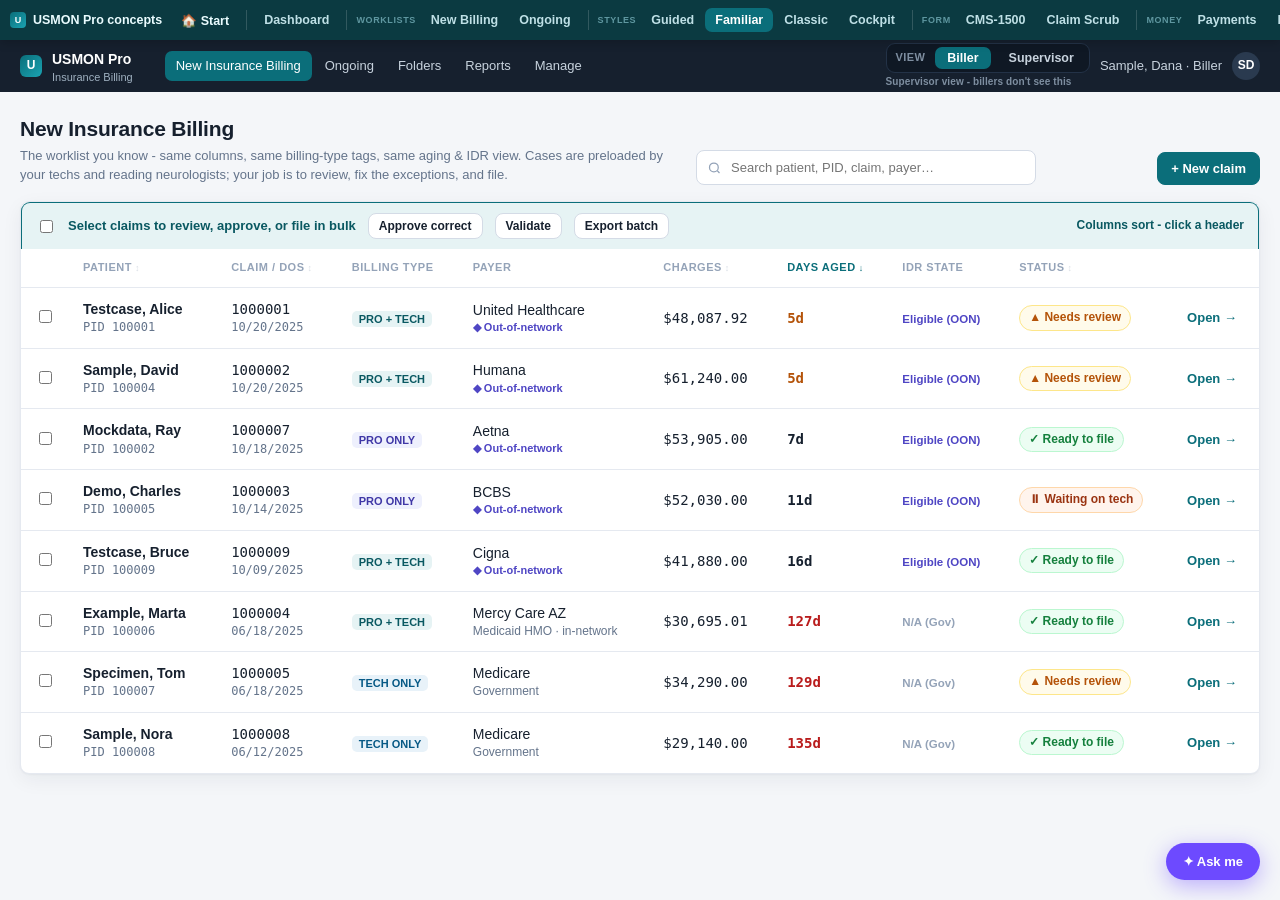
<file: prototype-familiar-modern.html>
<!doctype html>
<html lang="en">
<head>
<meta charset="utf-8">
<meta name="robots" content="noindex,nofollow">
<meta name="viewport" content="width=device-width, initial-scale=1">
<title>USMON Pro - Insurance Billing (Familiar-Modern prototype)</title>
<style>
  :root{
    --canvas:#f4f6f9; --surface:#ffffff; --surface-2:#fafbfc;
    --ink:#16202e; --muted:#64748b; --faint:#94a3b8;
    --line:#e5e9f0; --line-strong:#d4dbe6;
    --primary:#0b6e7a; --primary-dark:#095861; --primary-tint:#e6f3f4; --primary-line:#bfe3e6;
    --ok:#15803d; --ok-tint:#ecfdf3; --ok-line:#bbf7d0;
    --warn:#b45309; --warn-tint:#fffbeb; --warn-line:#fde68a;
    --block:#b91c1c; --block-tint:#fef2f2; --block-line:#fecaca;
    /* revenue channels */
    --idr:#4f46c4; --idr-tint:#eef0fd; --idr-line:#d6d8f7; --idr-dark:#3f37a6;   /* Commercial OON -> IDR feeder */
    --gov:#475569; --gov-tint:#eef1f5; --gov-line:#d3dae3;                          /* Government in-network */
    --hosp:#0369a1; --hosp-tint:#e8f2f9; --hosp-line:#bfe0f0; --hosp-dark:#075985;  /* Hospital tech-fee invoice */
    --park:#9a3412; --park-tint:#fff4ed; --park-line:#fed7aa;
    --ai:#6d4aff; --ai-tint:#f1ecff; --ai-line:#ddd2ff; --ai-dark:#5a37e0;
    --mono:ui-monospace,"SF Mono","Cascadia Code",Menlo,Consolas,monospace;
    --sans:-apple-system,BlinkMacSystemFont,"Segoe UI",Roboto,Helvetica,Arial,sans-serif;
    --radius:9px; --shadow:0 1px 2px rgba(16,32,46,.04),0 6px 20px rgba(16,32,46,.06);
  }
  *{box-sizing:border-box}
  html{scroll-behavior:smooth}
  @media (prefers-reduced-motion:reduce){html{scroll-behavior:auto} *{transition:none!important;animation:none!important}}
  body{margin:0;font-family:var(--sans);color:var(--ink);background:var(--canvas);font-size:14px;line-height:1.45;-webkit-font-smoothing:antialiased}
  .mono{font-family:var(--mono);font-feature-settings:"tnum" 1}
  button{font-family:inherit;cursor:pointer}
  a{color:var(--primary);text-decoration:none}

  .appbar{display:flex;align-items:center;gap:24px;background:var(--ink);color:#fff;padding:0 20px;height:52px;position:sticky;top:0;z-index:40}
  .brand{display:flex;align-items:center;gap:10px;font-weight:700}
  .brand .dot{width:22px;height:22px;border-radius:6px;background:linear-gradient(135deg,var(--primary),#1aa3b2);display:grid;place-items:center;font-size:12px}
  .brand small{font-weight:500;color:#9fb0c0;font-size:11px;display:block;line-height:1;margin-top:2px}
  .appnav{display:flex;gap:2px;margin-left:8px}
  .appnav a{color:#c7d2dd;padding:6px 11px;border-radius:7px;font-size:13px}
  .appnav a:hover{background:rgba(255,255,255,.08);color:#fff}
  .appnav a.on{background:var(--primary);color:#fff}
  .appuser{margin-left:auto;display:flex;align-items:center;gap:10px;font-size:13px;color:#c7d2dd}
  .appuser .avatar{width:28px;height:28px;border-radius:50%;background:#2a3a4f;display:grid;place-items:center;color:#fff;font-weight:600;font-size:12px}

  /* open-claim tabs */
  .tabstrip{display:none;align-items:center;gap:6px;background:#0f1824;padding:0 16px;height:42px;position:sticky;top:52px;z-index:39;border-top:1px solid #233247}
  .tabstrip.show{display:flex}
  .ptab{display:flex;align-items:center;gap:8px;background:#1b2738;color:#c7d2dd;border:1px solid transparent;border-radius:8px 8px 0 0;padding:8px 12px;font-size:12.5px;font-weight:600;max-width:250px;position:relative;top:1px}
  .ptab:hover{background:#22334a;color:#fff}
  .ptab.active{background:var(--canvas);color:var(--ink);border-color:var(--line)}
  .ptab.parked{background:var(--park-tint);color:var(--park);border-color:var(--park-line)}
  .ptab .x{opacity:.5;font-weight:700}.ptab .x:hover{opacity:1}
  .ptab .pk{font-size:11px}
  .ptab-add{color:#9fb0c0;background:none;border:1px dashed #34465e;border-radius:8px;padding:7px 11px;font-size:12.5px;font-weight:600}
  .ptab-add:hover{color:#fff;border-color:#5a7189}
  .ptab-note{margin-left:auto;color:#7e8ea0;font-size:12px}

  .wrap{max-width:1320px;margin:0 auto;padding:22px 20px 70px}
  .screen{display:none}.screen.active{display:block}

  .crumb{display:flex;align-items:center;gap:8px;color:var(--muted);font-size:13px;margin-bottom:14px}
  .crumb button{background:none;border:none;color:var(--primary);font-size:13px;padding:0;cursor:pointer}

  .page-head{display:flex;align-items:flex-end;gap:16px;margin-bottom:16px;flex-wrap:wrap}
  .page-head h1{font-size:21px;margin:0;font-weight:700;letter-spacing:-.2px}
  .page-head p{margin:3px 0 0;color:var(--muted);font-size:13px;max-width:660px}
  .head-actions{margin-left:auto;display:flex;gap:8px;align-items:center}
  .btn{border:1px solid var(--line-strong);background:var(--surface);color:var(--ink);padding:8px 13px;border-radius:8px;font-size:13px;font-weight:600;display:inline-flex;align-items:center;gap:7px;transition:.12s}
  .btn:hover{border-color:var(--faint);background:var(--surface-2)}
  .btn.sm{padding:5px 11px;font-size:12px}
  .btn.primary{background:var(--primary);border-color:var(--primary);color:#fff}
  .btn.primary:hover{background:var(--primary-dark);border-color:var(--primary-dark)}
  .btn.primary:disabled{background:#cbd5e1;border-color:#cbd5e1;cursor:not-allowed}
  .btn.ghost{background:none;border-color:transparent;color:var(--primary)}
  .searchbar{flex:1;min-width:220px;max-width:340px;position:relative}
  .searchbar input{width:100%;padding:9px 12px 9px 34px;border:1px solid var(--line-strong);border-radius:8px;font-size:13px}
  .searchbar svg{position:absolute;left:11px;top:50%;transform:translateY(-50%);color:var(--faint)}
  .searchbar input:focus{outline:2px solid var(--primary-tint);border-color:var(--primary)}

  /* compact queue-count strip (full tiles live on the configurable home dashboard) */
  .qsummary{display:flex;align-items:center;gap:8px;flex-wrap:wrap;margin-bottom:14px;padding:8px 13px;background:var(--surface);border:1px solid var(--line);border-radius:var(--radius);box-shadow:var(--shadow);font-size:12.5px}
  .qs{color:var(--muted);font-weight:600;display:inline-flex;align-items:center;gap:5px;padding-right:9px;border-right:1px solid var(--line)}
  .qs b{color:var(--ink);font-weight:800;font-size:14px;font-variant-numeric:tabular-nums}
  .qs.ready b{color:var(--ok)} .qs.wait b{color:var(--park)} .qs.aged b{color:var(--block)}
  .qs-note{margin-left:auto;color:var(--faint);font-size:11.5px}
  .qs-note a{font-weight:600}

  .card{background:var(--surface);border:1px solid var(--line);border-radius:var(--radius);box-shadow:var(--shadow)}
  .tablescroll{overflow-x:auto}
  .toolbar{display:flex;align-items:center;gap:12px;padding:10px 14px;background:var(--primary-tint);border:1px solid var(--primary);border-bottom:none;border-radius:var(--radius) var(--radius) 0 0;font-size:13px;color:var(--primary-dark);font-weight:600}
  .toolbar .btn{padding:5px 10px;font-size:12px}
  .toolbar .spacer{margin-left:auto}
  .toolbar .fnote{font-weight:600;color:var(--primary-dark);font-size:12px}

  table{width:100%;border-collapse:collapse}
  thead th{font-size:11px;text-transform:uppercase;letter-spacing:.5px;color:var(--faint);text-align:left;padding:11px 14px;border-bottom:1px solid var(--line);font-weight:700;white-space:nowrap}
  th.sortable{cursor:pointer;user-select:none}
  th.sortable:hover{color:var(--muted)}
  th.sortable .cw{opacity:.35;font-size:9px;margin-left:3px}
  th.sortable.sorted{color:var(--primary)} th.sortable.sorted .cw{opacity:1;color:var(--primary)}
  tbody td{padding:11px 14px;border-bottom:1px solid var(--line);vertical-align:middle}
  tbody tr.rowlink:hover{background:var(--surface-2);cursor:pointer}
  tbody tr:last-child td{border-bottom:none}
  .pat{font-weight:600}.sub{color:var(--muted);font-size:12px}
  .pill{display:inline-flex;align-items:center;gap:6px;font-size:12px;font-weight:600;padding:3px 9px;border-radius:999px;white-space:nowrap}
  .pill.ready{background:var(--ok-tint);color:var(--ok);border:1px solid var(--ok-line)}
  .pill.review{background:var(--warn-tint);color:var(--warn);border:1px solid var(--warn-line)}
  .pill.block{background:var(--block-tint);color:var(--block);border:1px solid var(--block-line)}
  .pill.oon{background:var(--idr-tint);color:var(--idr);border:1px solid var(--idr-line)}
  .pill.park{background:var(--park-tint);color:var(--park);border:1px solid var(--park-line)}
  .pill.await{background:#eef2f7;color:var(--muted);border:1px solid var(--line-strong)}
  .pill.filed{background:var(--ok-tint);color:var(--ok);border:1px solid var(--ok-line)}
  /* billing-type tag - the column billers scan */
  .tag{font-size:11px;font-weight:700;color:var(--muted);background:#eef2f7;border-radius:5px;padding:2px 7px;white-space:nowrap}
  .tag.bt-pt{color:var(--primary-dark);background:var(--primary-tint)}
  .tag.bt-pro{color:var(--idr-dark);background:var(--idr-tint)}
  .tag.bt-tech{color:var(--hosp-dark);background:var(--hosp-tint)}
  .net{font-size:11px;font-weight:700;color:var(--idr)}
  .aged{font-family:var(--mono);font-weight:700;font-feature-settings:"tnum" 1}
  .aged.warnc{color:var(--warn)} .aged.riskc{color:var(--block)}
  .idrstate{font-size:11.5px;font-weight:700}
  .idrstate.elig{color:var(--idr)} .idrstate.na{color:var(--faint);font-weight:600} .idrstate.dash{color:var(--faint)}
  .openbtn{color:var(--primary);font-weight:700;font-size:13px;white-space:nowrap}

  /* claim workspace */
  .ws-head{display:flex;align-items:center;gap:18px;background:var(--surface);border:1px solid var(--line);border-radius:var(--radius);padding:16px 18px;box-shadow:var(--shadow);margin-bottom:14px;flex-wrap:wrap}
  .ws-id .name{font-size:19px;font-weight:700;letter-spacing:-.2px}
  .ws-id .meta{display:flex;gap:14px;color:var(--muted);font-size:12.5px;flex-wrap:wrap;margin-top:3px}
  .ws-id .meta b{color:var(--ink);font-weight:600}
  .ws-head .right{margin-left:auto;display:flex;align-items:center;gap:10px;position:relative}
  .master{display:flex;align-items:center;gap:9px;padding:8px 13px;border-radius:9px;font-weight:700;font-size:13px}
  .master.work{background:var(--warn-tint);color:var(--warn);border:1px solid var(--warn-line)}
  .master.ready{background:var(--ok-tint);color:var(--ok);border:1px solid var(--ok-line)}
  .master.park{background:var(--park-tint);color:var(--park);border:1px solid var(--park-line)}
  .master.filed{background:var(--ok-tint);color:var(--ok);border:1px solid var(--ok-line)}

  .parkpop{position:absolute;top:46px;right:0;background:#fff;border:1px solid var(--line);border-radius:10px;box-shadow:0 12px 34px rgba(16,32,46,.16);padding:8px;width:280px;z-index:20;display:none}
  .parkpop.show{display:block}
  .parkpop h4{margin:6px 8px 8px;font-size:12px;text-transform:uppercase;letter-spacing:.4px;color:var(--faint)}
  .parkpop button{display:block;width:100%;text-align:left;background:none;border:none;padding:9px 8px;border-radius:7px;font-size:13px;color:var(--ink);font-weight:600}
  .parkpop button:hover{background:var(--park-tint);color:var(--park)}

  .parkbar{display:none;align-items:center;gap:11px;background:var(--park-tint);border:1px solid var(--park-line);border-radius:var(--radius);padding:11px 15px;margin-bottom:14px;font-size:13px;color:var(--park)}
  .parkbar.show{display:flex}
  .parkbar b{font-weight:700}.parkbar .btn{margin-left:auto;padding:6px 11px;font-size:12px}

  .pullbanner{display:flex;align-items:center;gap:12px;background:var(--primary-tint);border:1px solid var(--primary-line);border-radius:var(--radius);padding:11px 15px;margin-bottom:16px;font-size:13px;color:var(--primary-dark)}
  .pullbanner svg{flex:none}
  .pullbanner b{font-weight:700}.pullbanner .btn{margin-left:auto;padding:6px 11px;font-size:12px;white-space:nowrap}

  .ws-grid{display:grid;grid-template-columns:200px 1fr 328px;gap:18px;align-items:start}
  @media(max-width:1100px){.ws-grid{grid-template-columns:1fr}.ws-nav,.rail{position:static!important}}
  .ws-nav{position:sticky;top:112px;display:flex;flex-direction:column;gap:2px}
  .ws-nav .navttl{font-size:10.5px;text-transform:uppercase;letter-spacing:.5px;color:var(--faint);font-weight:700;padding:4px 12px 6px}
  .ws-nav a{padding:9px 12px;border-radius:8px;color:var(--muted);font-weight:600;font-size:13px;display:flex;align-items:center;gap:9px;border-left:3px solid transparent}
  .ws-nav a:hover{background:var(--surface);color:var(--ink)}
  .ws-nav a.on{background:var(--surface);color:var(--ink);border-left-color:var(--primary);box-shadow:var(--shadow)}
  .ws-nav .dotstat{width:15px;height:15px;border-radius:50%;flex:none;display:grid;place-items:center;font-size:9px;color:#fff;font-weight:800;background:var(--faint)}
  .ws-nav .dotstat.rv{background:var(--ok)} .ws-nav .dotstat.inp{background:var(--block)}
  .ws-nav .bx{margin-left:auto;font-family:var(--mono);font-size:10px;color:var(--faint);font-weight:600}

  .sections{display:flex;flex-direction:column;gap:16px}
  .sec{background:var(--surface);border:1px solid var(--line);border-radius:var(--radius);box-shadow:var(--shadow);overflow:hidden;scroll-margin-top:118px}
  .sec-head{display:flex;align-items:center;gap:10px;padding:12px 18px;border-bottom:1px solid var(--line);background:var(--surface-2);flex-wrap:wrap}
  .sec-head h2{font-size:14px;margin:0;font-weight:700}
  .sec-head .boxes{display:flex;gap:5px;flex-wrap:wrap}
  .boxtag{font-family:var(--mono);font-size:10px;font-weight:700;color:var(--muted);background:#fff;border:1px solid var(--line-strong);border-radius:4px;padding:1px 6px;white-space:nowrap}
  .sec-head .src{font-size:11.5px;color:var(--faint);font-weight:600}
  .revbtn{margin-left:auto;border:1px solid var(--line-strong);background:#fff;color:var(--ink);font-size:12px;font-weight:700;padding:5px 11px;border-radius:7px;display:inline-flex;align-items:center;gap:6px}
  .revbtn:hover{border-color:var(--ok);color:var(--ok)}
  .revbtn.done{background:var(--ok-tint);border-color:var(--ok-line);color:var(--ok);pointer-events:none}
  .revbtn.input{background:var(--block-tint);border-color:var(--block-line);color:var(--block)}
  .sec-body{padding:16px 18px}
  .fgrid{display:grid;grid-template-columns:repeat(4,1fr);gap:13px 16px}
  .f{display:flex;flex-direction:column;gap:4px;min-width:0}
  .f.col2{grid-column:span 2}.f.col3{grid-column:span 3}.f.col4{grid-column:span 4}
  @media(max-width:560px){.fgrid{grid-template-columns:repeat(2,1fr)}.f.col3,.f.col4{grid-column:span 2}}
  .f label{font-size:11px;text-transform:uppercase;letter-spacing:.4px;color:var(--faint);font-weight:700}
  .f label .bx{color:var(--muted);font-family:var(--mono);font-size:10px}
  .f .val{font-size:13.5px;font-weight:500;padding:7px 10px;background:var(--surface-2);border:1px solid var(--line);border-radius:7px;min-height:33px;display:flex;align-items:center}
  .f .val.mono{font-family:var(--mono)}
  .f .val.edit{background:#fff;border-color:var(--primary-line);box-shadow:0 0 0 3px var(--primary-tint)}
  .f .val.highlight{box-shadow:0 0 0 3px var(--block-tint);border-color:var(--block);transition:.2s}

  .benefit-cols{display:grid;grid-template-columns:1fr 1fr;gap:14px;margin-top:4px}
  @media(max-width:560px){.benefit-cols{grid-template-columns:1fr}}
  .ben{border:1px solid var(--line);border-radius:8px;overflow:hidden}
  .ben h3{margin:0;font-size:12px;padding:8px 12px;font-weight:700}
  .ben.innet h3{background:var(--ok-tint);color:var(--ok)} .ben.oonet h3{background:var(--idr-tint);color:var(--idr)}
  .ben dl{margin:0;padding:6px 12px 10px;display:grid;grid-template-columns:1fr auto;gap:5px 10px;font-size:12.5px}
  .ben dt{color:var(--muted)} .ben dd{margin:0;font-weight:600;font-family:var(--mono)}

  .lines{width:100%;border-collapse:collapse;font-size:12.5px;min-width:640px}
  .lines th{font-size:10.5px;text-transform:uppercase;letter-spacing:.4px;color:var(--faint);text-align:left;padding:7px 8px;border-bottom:1px solid var(--line);font-weight:700;white-space:nowrap}
  .lines td{padding:8px;border-bottom:1px solid var(--line);font-family:var(--mono)}
  .lines tr:last-child td{border-bottom:none}
  .lines .desc{font-family:var(--sans);color:var(--muted)}
  .lines .needs{color:var(--block);font-style:italic;cursor:pointer;font-family:var(--sans);font-weight:600}
  .lines .needs:hover{text-decoration:underline}
  .lines .set{color:var(--ok);font-weight:700}
  .dxedit{display:flex;align-items:center;gap:8px;flex-wrap:wrap}
  .dxchip{font-family:var(--mono);font-size:12.5px;background:#fff;border:1px solid var(--line-strong);border-radius:6px;padding:4px 9px;font-weight:600}
  .dxchip.pr{border-color:var(--faint)}
  .dxchip.new{border-color:var(--ok-line);background:var(--ok-tint);color:var(--ok)}
  .addcode{border:1px dashed var(--block);color:var(--block);background:var(--block-tint);border-radius:6px;padding:4px 10px;font-size:12.5px;font-weight:700}
  .smartnote{font-size:12px;color:var(--muted);margin-top:10px;display:flex;align-items:center;gap:7px;background:var(--surface-2);border:1px dashed var(--line-strong);border-radius:7px;padding:8px 11px}
  .smartnote svg{flex:none}
  .smartnote b{color:var(--ink)}

  /* always-on validation rail - the modern replacement for the end-of-process popup */
  .rail{position:sticky;top:112px}
  .rail-card{background:var(--surface);border:1px solid var(--line);border-radius:var(--radius);box-shadow:var(--shadow);overflow:hidden}
  .rail-top{padding:15px 16px;border-bottom:1px solid var(--line)}
  .rail-top h2{margin:0 0 2px;font-size:14px;font-weight:700;display:flex;align-items:center;gap:7px}
  .rail-top h2 .live{font-size:9.5px;font-weight:800;text-transform:uppercase;letter-spacing:.5px;color:var(--ok);background:var(--ok-tint);border:1px solid var(--ok-line);border-radius:999px;padding:1px 7px;display:inline-flex;align-items:center;gap:4px}
  .rail-top h2 .live .blip{width:6px;height:6px;border-radius:50%;background:var(--ok);animation:pulse 1.6s infinite}
  @keyframes pulse{0%,100%{opacity:.35}50%{opacity:1}}
  .rail-top p{margin:0;font-size:12px;color:var(--muted)}
  .verdict{margin-top:12px;border-radius:9px;padding:11px 13px;display:flex;align-items:center;gap:10px;font-weight:700;font-size:13px;border:1px solid}
  .verdict.block{background:var(--block-tint);color:var(--block);border-color:var(--block-line)}
  .verdict.ready{background:var(--ok-tint);color:var(--ok);border-color:var(--ok-line)}
  .verdict .vic{width:22px;height:22px;border-radius:50%;display:grid;place-items:center;color:#fff;font-size:12px;flex:none}
  .verdict.block .vic{background:var(--block)} .verdict.ready .vic{background:var(--ok)}
  .verdict small{display:block;font-weight:600;font-size:11px;opacity:.85;margin-top:1px}
  .meter{margin-top:12px}
  .meter .track{height:8px;border-radius:5px;background:#eef2f7;overflow:hidden}
  .meter .fill{height:100%;border-radius:5px;background:var(--warn);transition:width .5s cubic-bezier(.2,.7,.2,1),background .4s;width:0}
  .meter .lbl{display:flex;justify-content:space-between;margin-top:6px;font-size:12px;color:var(--muted);font-weight:600}
  .meter .lbl b{color:var(--ink)}
  .approveall{margin-top:11px;width:100%;justify-content:center;font-size:12.5px;padding:8px}
  .rgroup{padding:11px 16px;border-bottom:1px solid var(--line)}.rgroup:last-of-type{border-bottom:none}
  .rgroup h3{margin:0 0 6px;font-size:11px;text-transform:uppercase;letter-spacing:.5px;font-weight:700;display:flex;align-items:center;gap:7px}
  .rgroup h3 .ct{margin-left:auto;background:#eef2f7;color:var(--muted);border-radius:999px;padding:1px 8px;font-size:11px}
  .rgroup.i h3{color:var(--block)} .rgroup.i.clear h3{color:var(--ok)} .rgroup.r h3{color:var(--ink)} .rgroup.v h3{color:var(--ok)}
  .rgroup.i.clear h3 .ct{background:var(--ok-tint);color:var(--ok)}
  .allclear{display:none;gap:9px;align-items:center;padding:7px 8px;font-size:12.5px;color:var(--ok);font-weight:600}
  .rgroup.i.clear .allclear{display:flex}
  .allclear .ic{flex:none;width:17px;height:17px;border-radius:50%;background:var(--ok);color:#fff;display:grid;place-items:center;font-size:10px;font-weight:800}
  .ritem{display:flex;gap:9px;align-items:flex-start;padding:7px 8px;font-size:12.5px;line-height:1.35;border-radius:7px;margin:0 -8px}
  .ritem.click{cursor:pointer}
  .ritem.click:hover{background:var(--surface-2)}
  .ritem.input.click:hover{background:var(--block-tint)}
  .ritem .ic{flex:none;width:17px;height:17px;border-radius:50%;display:grid;place-items:center;margin-top:1px;font-size:10px;color:#fff;font-weight:800}
  .ic.b{background:var(--block)} .ic.w{background:var(--warn)} .ic.d{background:var(--ok)} .ic.o{background:#cbd5e1}
  .ritem .txt b{display:block;font-weight:700} .ritem .txt span{color:var(--muted);font-size:11.5px}
  .ritem .go{margin-left:auto;font-weight:800;flex:none;color:var(--faint)}
  .rail-foot{padding:14px 16px}
  .rail-foot .btn{width:100%;justify-content:center;font-size:13.5px;padding:11px}
  .hint{font-size:11.5px;color:var(--faint);text-align:center;margin-top:8px}

  /* ===== AI FIELD - highlight-to-confirm (ported from Biller Review) ===== */
  .btn.ai{background:var(--ai);border-color:var(--ai);color:#fff}.btn.ai:hover{background:var(--ai-dark);border-color:var(--ai-dark)}
  .aichip{display:inline-flex;align-items:center;gap:4px;font-size:10px;font-weight:800;letter-spacing:.3px;color:#fff;background:var(--ai);border-radius:5px;padding:2px 7px;vertical-align:middle}
  .aif{border:1px solid var(--ai-line);border-left:3px solid var(--ai);background:linear-gradient(180deg,var(--ai-tint),#f7f4ff);border-radius:8px;padding:11px 13px;transition:.25s}
  .aif .aif-top{display:flex;align-items:center;gap:8px;margin-bottom:7px}
  .aif .aif-src{font-size:11px;color:var(--ai-dark);font-weight:600}
  .aif .aival{font-size:13.5px;font-weight:600;color:var(--ink);background:#fff;border:1px solid var(--ai-line);border-radius:7px;padding:8px 10px;min-height:33px;display:flex;align-items:center}
  .aif .aival.mono{font-family:var(--mono)}
  .aif .aif-why{font-size:11.5px;color:#3c2b8a;margin-top:7px;line-height:1.4;font-style:italic}
  .aif .aif-act{display:flex;gap:8px;margin-top:10px;align-items:center;flex-wrap:wrap}
  .aif .aif-act .btn{padding:5px 12px;font-size:12px}
  .aif .aiedit{flex:1;min-width:160px;font-family:var(--sans);font-size:13px;padding:7px 9px;border:1px solid var(--ai);border-radius:7px;box-shadow:0 0 0 3px var(--ai-tint)}
  .aif.flash{box-shadow:0 0 0 4px var(--ai-tint)}
  .aif.confirmed{border-color:var(--ok-line);border-left-color:var(--ok);background:var(--ok-tint)}
  .aif.confirmed .aival{border-color:var(--ok-line)}
  .aif.confirmed .aif-src,.aif.confirmed .aif-why{color:var(--ok)}
  .aif.overridden{border-color:var(--warn-line);border-left-color:var(--warn);background:var(--warn-tint)}
  .aif.overridden .aival{border-color:var(--warn-line)}
  .aif .aif-done{display:inline-flex;align-items:center;gap:7px;font-size:12px;font-weight:700;color:var(--ok)}
  .aif .aif-done.ovr{color:var(--warn)}
  /* AI-fields counter - persistent countdown in the validation rail */
  .aicount{padding:15px 16px;border-bottom:1px solid var(--line);background:linear-gradient(180deg,var(--ai-tint),#f7f4ff);transition:.3s}
  .aicount h3{margin:0 0 4px;font-size:11px;text-transform:uppercase;letter-spacing:.5px;font-weight:800;color:var(--ai-dark);display:flex;align-items:center;gap:6px}
  .aicount .big{font-size:32px;font-weight:800;letter-spacing:-.6px;color:var(--ai-dark);line-height:1}
  .aicount .cap{font-size:12px;color:#3c2b8a;font-weight:600;margin-top:3px}
  .aicount.done{background:var(--ok-tint)}
  .aicount.done h3{color:var(--ok)} .aicount.done .big{color:var(--ok)} .aicount.done .cap{color:var(--ok)}
  /* AI rail items + nav dot */
  .ws-nav .dotstat.ai{background:var(--ai)}
  .ic.ai{background:var(--ai)} .ic.ov{background:var(--warn)}
  .ritem.ai.click:hover{background:var(--ai-tint)}
  .ritem.done .txt b{text-decoration:line-through;color:var(--muted)}
  .ritem.done .go{color:var(--ok)}
  .rgroup.ai h3{color:var(--ai-dark)}
  .rgroup.ai h3 .ct{background:var(--ai);color:#fff}

  /* filing success overlay */
  .overlay{position:fixed;inset:0;background:rgba(16,32,46,.55);display:none;place-items:center;z-index:80;padding:20px}
  .overlay.show{display:grid}
  .successcard{background:#fff;border-radius:16px;max-width:460px;width:100%;padding:30px 30px 24px;text-align:center;box-shadow:0 30px 80px rgba(0,0,0,.35)}
  .successcard .big{width:64px;height:64px;border-radius:50%;background:var(--ok-tint);color:var(--ok);display:grid;place-items:center;font-size:30px;margin:0 auto 16px;border:2px solid var(--ok-line)}
  .successcard h2{margin:0 0 6px;font-size:19px}
  .successcard p{margin:0 0 4px;color:var(--muted);font-size:13px}
  .successcard .rcpt{margin:16px 0;background:var(--surface-2);border:1px solid var(--line);border-radius:10px;padding:12px 14px;text-align:left;display:grid;grid-template-columns:1fr auto;gap:6px 10px;font-size:12.5px}
  .successcard .rcpt .k{color:var(--muted)} .successcard .rcpt .v{font-weight:700;font-family:var(--mono);text-align:right}
  .successcard .sactions{display:flex;gap:9px;margin-top:6px}
  .successcard .sactions .btn{flex:1;justify-content:center}

  /* placeholder screens */
  .placeholder{background:var(--surface);border:1px dashed var(--line-strong);border-radius:var(--radius);padding:44px;text-align:center;color:var(--muted);box-shadow:var(--shadow)}
  .placeholder h2{margin:0 0 6px;font-size:16px;color:var(--ink)}
  .placeholder p{margin:0 auto;font-size:13px;max-width:520px}

  .toast{position:fixed;left:50%;bottom:26px;transform:translateX(-50%) translateY(20px);background:var(--ink);color:#fff;padding:12px 18px;border-radius:10px;font-size:13.5px;font-weight:600;box-shadow:0 10px 30px rgba(0,0,0,.25);opacity:0;pointer-events:none;transition:.3s;display:flex;align-items:center;gap:9px;z-index:100;max-width:460px}
  .toast.show{opacity:1;transform:translateX(-50%) translateY(0)}
  .toast .ic{width:20px;height:20px;border-radius:50%;background:var(--ok);display:grid;place-items:center;font-size:12px;flex:none}
  .toast.info .ic{background:var(--primary)}

  /* ===== role toggle (Biller <-> Supervisor) - ported from Biller Review ===== */
  .appuser #whoLabel{white-space:nowrap}
  .rolewrap{display:flex;flex-direction:column;gap:2px;align-items:flex-start}
  .roletoggle{display:flex;align-items:center;gap:6px;background:#0f1824;border:1px solid #233247;border-radius:9px;padding:3px}
  .roletoggle .rt-lbl{font-size:11px;text-transform:uppercase;letter-spacing:.4px;color:#7e8ea0;font-weight:700;padding:0 4px 0 6px}
  .roletoggle .rt-btn{background:none;border:none;color:#c7d2dd;font-size:12.5px;font-weight:700;padding:4px 12px;border-radius:7px}
  .roletoggle .rt-btn:hover{color:#fff}
  .roletoggle .rt-btn.on{background:var(--primary);color:#fff}
  .rt-cap{font-size:10px;color:#7e8ea0;font-weight:600;white-space:nowrap;letter-spacing:.1px}

  /* stats are supervisor-only: hidden for billers, shown only in Supervisor role */
  .qsummary{display:none}
  body.role-super .qsummary{display:flex}

  /* ===== SUPERVISOR-ONLY oversight panel - ported from Biller Review ===== */
  .sup-panel{display:none;margin-bottom:14px}
  body.role-super .sup-panel{display:block}
  .sup-panel .sp-card{background:var(--surface);border:1px solid var(--line);border-radius:var(--radius);box-shadow:var(--shadow);overflow:hidden}
  .sp-head{display:flex;align-items:center;gap:10px;padding:12px 18px;border-bottom:1px solid var(--line);background:var(--gov-tint);flex-wrap:wrap}
  .sp-head h2{font-size:14px;margin:0;font-weight:700;color:var(--gov)}
  .sp-head .sp-tag{font-size:10.5px;font-weight:800;text-transform:uppercase;letter-spacing:.4px;color:var(--gov);background:#fff;border:1px solid var(--gov-line);border-radius:5px;padding:2px 7px}
  .sp-head .hid{margin-left:auto;font-size:11.5px;color:var(--muted);font-weight:600}
  .sp-stats{display:grid;grid-template-columns:repeat(4,1fr);gap:12px;padding:14px 18px;border-bottom:1px solid var(--line)}
  @media(max-width:680px){.sp-stats{grid-template-columns:repeat(2,1fr)}}
  .sp-stat{background:var(--surface-2);border:1px solid var(--line);border-radius:8px;padding:11px 13px}
  .sp-stat .num{font-size:20px;font-weight:800;letter-spacing:-.4px}
  .sp-stat .lbl{font-size:11px;color:var(--muted);font-weight:600;margin-top:2px}
  .sp-stat.flag .num{color:var(--block)}
  .eff-scroll{overflow-x:auto}
  .eff{width:100%;border-collapse:collapse;font-size:12.5px;min-width:560px}
  .eff th{font-size:10.5px;text-transform:uppercase;letter-spacing:.4px;color:var(--faint);text-align:right;padding:9px 14px;border-bottom:1px solid var(--line);font-weight:700;white-space:nowrap}
  .eff th:first-child{text-align:left}
  .eff td{padding:10px 14px;border-bottom:1px solid var(--line);text-align:right;font-family:var(--mono)}
  .eff td:first-child{text-align:left;font-family:var(--sans);font-weight:600}
  .eff tr:last-child td{border-bottom:none}
  .eff tr.flagged{background:var(--block-tint)}
  .eff .bar{display:inline-flex;align-items:center;gap:7px;justify-content:flex-end}
  .eff .track{width:52px;height:6px;border-radius:4px;background:#eef2f7;overflow:hidden}
  .eff .fill{height:100%;border-radius:4px;background:var(--ok)}
  .eff .fill.mid{background:var(--warn)} .eff .fill.low{background:var(--block)}
  .deadflag{font-size:11px;font-weight:700;padding:2px 8px;border-radius:999px;font-family:var(--sans)}
  .deadflag.low{background:var(--ok-tint);color:var(--ok);border:1px solid var(--ok-line)}
  .deadflag.mid{background:var(--warn-tint);color:var(--warn);border:1px solid var(--warn-line)}
  .deadflag.high{background:var(--block-tint);color:var(--block);border:1px solid var(--block-line)}

  /* ===== claim notes popover ===== */
  .notecount{font-family:var(--mono);font-size:10px;background:var(--primary-tint);color:var(--primary-dark);border:1px solid var(--primary-line);border-radius:999px;padding:0 6px;font-weight:800}
  .notespop{position:absolute;top:46px;right:0;background:#fff;border:1px solid var(--line);border-radius:10px;box-shadow:0 12px 34px rgba(16,32,46,.16);padding:12px;width:330px;z-index:20;display:none;text-align:left}
  .notespop.show{display:block}
  .notespop h4{margin:2px 4px 9px;font-size:11px;text-transform:uppercase;letter-spacing:.4px;color:var(--faint)}
  .notespop .note{font-size:12.5px;border-left:3px solid var(--line-strong);background:var(--surface-2);border-radius:0 7px 7px 0;padding:6px 10px;margin-bottom:7px;color:var(--ink);line-height:1.35}
  .notespop .note .who{display:block;color:var(--muted);font-size:11px;font-weight:600;margin-top:2px}
  .notespop .naddrow{display:flex;gap:7px;margin-top:10px}
  .notespop textarea{flex:1;font-family:inherit;font-size:12.5px;border:1px solid var(--line-strong);border-radius:7px;padding:6px 8px;resize:vertical;min-height:36px}
  .notespop textarea:focus{outline:2px solid var(--primary-tint);border-color:var(--primary)}

  /* ============================================================= */
  /* Injected: editable CMS-1500 popup (namespaced c15-* · additive) */
  /* ============================================================= */
  .c15-back{position:fixed;inset:0;background:rgba(16,32,46,.45);display:none;align-items:flex-start;justify-content:center;z-index:90;padding:34px 18px;overflow:auto}
  .c15-back.show{display:flex}
  .c15-modal{background:var(--surface);border:1px solid var(--line);border-radius:12px;box-shadow:0 20px 60px rgba(16,32,46,.3);max-width:1040px;width:100%}
  .c15-head{display:flex;align-items:center;gap:10px;padding:14px 18px;border-bottom:1px solid var(--line);background:var(--surface-2);border-radius:12px 12px 0 0;position:sticky;top:0;z-index:3}
  .c15-head h2{margin:0;font-size:15px;font-weight:700}
  .c15-head .c15-tag{font-size:10.5px;font-weight:800;text-transform:uppercase;letter-spacing:.4px;color:var(--ai-dark);background:var(--ai-tint);border:1px solid var(--ai-line);border-radius:5px;padding:2px 7px}
  .c15-head .c15-x{margin-left:auto;background:none;border:none;color:var(--faint);font-size:18px;font-weight:700;line-height:1;padding:2px 6px;border-radius:6px;cursor:pointer}
  .c15-head .c15-x:hover{background:var(--line);color:var(--ink)}
  .c15-body{padding:16px 18px}
  .c15-foot{padding:12px 18px;border-top:1px solid var(--line);display:flex;gap:8px;justify-content:flex-end;flex-wrap:wrap;position:sticky;bottom:0;background:var(--surface);border-radius:0 0 12px 12px}
  .c15-note{font-size:12px;color:var(--ai-dark);background:var(--ai-tint);border:1px solid var(--ai-line);border-radius:8px;padding:9px 12px;margin:0 0 14px;display:flex;gap:9px;align-items:flex-start}
  .c15-note .sp{flex:none;font-weight:800}
  .c15-sheet{background:var(--surface);border:1px solid var(--line);border-radius:var(--radius);overflow:hidden}
  .c15-fshead{display:flex;align-items:center;gap:12px;padding:13px 16px;background:linear-gradient(180deg,var(--surface-2),#fff);border-bottom:1px solid var(--line)}
  .c15-fshead h2{margin:0;font-size:15px;font-weight:800;letter-spacing:-.2px}
  .c15-fshead .sub{font-size:11.5px;color:var(--faint);font-weight:600}
  .c15-fshead .carrier{margin-left:auto;font-size:9.5px;font-weight:800;letter-spacing:2.5px;color:var(--faint);text-transform:uppercase;border:1px dashed var(--line-strong);border-radius:6px;padding:6px 11px;white-space:nowrap}
  @media(max-width:720px){.c15-fshead .carrier{display:none}}
  .c15-band{border-top:1px solid var(--line)}
  .c15-bandhead{display:flex;align-items:center;gap:8px;padding:9px 16px;background:var(--surface-2);border-bottom:1px solid var(--line)}
  .c15-bandhead h3{margin:0;font-size:11.5px;text-transform:uppercase;letter-spacing:.5px;color:var(--muted);font-weight:800}
  .c15-bandhead .bsrc{font-size:11px;color:var(--faint);font-weight:600;margin-left:auto}
  .c15-bandbody{padding:14px 16px}
  .c15-row{display:grid;grid-template-columns:repeat(12,minmax(0,1fr));gap:10px}
  .c15-row + .c15-row{margin-top:10px}
  .c15-c2{grid-column:span 2}.c15-c3{grid-column:span 3}.c15-c4{grid-column:span 4}.c15-c5{grid-column:span 5}
  .c15-c6{grid-column:span 6}.c15-c7{grid-column:span 7}.c15-c8{grid-column:span 8}.c15-c9{grid-column:span 9}.c15-c12{grid-column:span 12}
  @media(max-width:1100px){.c15-row{grid-template-columns:repeat(2,minmax(0,1fr))}.c15-row>*{grid-column:auto!important}}
  @media(max-width:560px){.c15-row{grid-template-columns:1fr}}
  .c15-box{position:relative;border:1px solid var(--line);border-radius:8px;background:var(--surface-2);padding:9px 10px;display:flex;flex-direction:column;gap:5px;min-width:0}
  .c15-box .bxn{position:absolute;top:7px;right:9px;font-size:9px;font-weight:800;color:var(--faint);letter-spacing:.3px;background:#fff;border:1px solid var(--line);border-radius:4px;padding:1px 5px}
  .c15-box>label{font-size:10px;text-transform:uppercase;letter-spacing:.35px;color:var(--faint);font-weight:700;padding-right:30px;line-height:1.3}
  .c15-box input,.c15-box select{border:1px solid var(--line-strong);border-radius:6px;padding:7px 8px;font:inherit;font-size:13px;color:var(--ink);background:#fff;width:100%;min-width:0}
  .c15-box input:focus,.c15-box select:focus{outline:2px solid var(--primary-tint);border-color:var(--primary)}
  .c15-box input.mono{font-family:var(--mono);font-feature-settings:"tnum" 1}
  .c15-box .subrow{display:flex;gap:7px}
  .c15-box .subrow>*{flex:1;min-width:0}
  .c15-box .cbx{display:flex;align-items:center;gap:10px;flex-wrap:wrap;font-size:12.5px;padding-top:2px}
  .c15-box .cbx label{display:inline-flex;align-items:center;gap:5px;font-weight:600;color:var(--ink)}
  .c15-box .hint{font-size:10.5px;color:var(--faint);font-weight:600}
  .c15-dxgrid{display:grid;grid-template-columns:repeat(4,1fr);gap:8px}
  @media(max-width:1100px){.c15-dxgrid{grid-template-columns:repeat(2,1fr)}}
  .c15-dxslot{display:flex;align-items:center;gap:6px;border:1px solid var(--line-strong);border-radius:6px;background:#fff;padding:4px 4px 4px 8px;position:relative}
  .c15-dxslot .lt{font-size:10px;font-weight:800;color:var(--faint);width:12px;flex:none}
  .c15-dxslot input{border:none;padding:5px 2px;font-family:var(--mono);font-size:12.5px;width:100%;min-width:0}
  .c15-dxslot input:focus{outline:none}
  .c15-dxslot.trhi{border-color:var(--ai)!important;background:var(--ai-tint)!important;box-shadow:0 0 0 2px var(--ai-tint)}
  .c15-trflag{position:absolute;top:-7px;left:8px;font-size:9px;font-weight:800;color:#fff;background:var(--ai);border-radius:4px;padding:1px 5px;letter-spacing:.3px}
  .c15-svcwrap{overflow-x:auto}
  .c15-svc{width:100%;border-collapse:collapse;font-size:12.5px;min-width:860px}
  .c15-svc th{font-size:9.5px;text-transform:uppercase;letter-spacing:.3px;color:var(--faint);text-align:left;padding:8px 7px;border-bottom:1px solid var(--line);font-weight:800;white-space:nowrap}
  .c15-svc td{padding:6px 7px;border-bottom:1px solid var(--line);vertical-align:middle}
  .c15-svc tr:last-child td{border-bottom:none}
  .c15-svc .ln{font-family:var(--mono);color:var(--faint);font-weight:700}
  .c15-svc .desc{font-family:var(--sans);color:var(--muted);font-size:11.5px;white-space:nowrap}
  .c15-svc input{border:1px solid var(--line-strong);border-radius:6px;padding:6px 7px;font:inherit;font-size:12.5px;background:#fff;width:100%;min-width:0}
  .c15-svc input:focus{outline:2px solid var(--primary-tint);border-color:var(--primary)}
  .c15-svc input.mono{font-family:var(--mono);font-feature-settings:"tnum" 1}
  .c15-svc .w-dos{width:112px}.c15-svc .w-sm{width:56px}.c15-svc .w-cpt{width:78px}.c15-svc .w-mod{width:64px}
  .c15-svc .w-dx{width:64px}.c15-svc .w-chg{width:104px}.c15-svc .w-u{width:52px}.c15-svc .w-npi{width:126px}
  .c15-svc tfoot td{padding:10px 7px;font-weight:800;font-family:var(--mono);border-top:2px solid var(--line-strong)}
  .c15-svc tfoot .lbl{font-family:var(--sans);text-align:right}
  .c15-box33{border:2px solid var(--ai);background:linear-gradient(180deg,var(--ai-tint),#f7f4ff);box-shadow:0 0 0 3px var(--ai-tint)}
  .c15-box33 .b33title{display:flex;align-items:center;gap:8px;flex-wrap:wrap;padding-right:30px}
  .c15-box33 .b33title>label{padding-right:0;font-size:10px;text-transform:uppercase;letter-spacing:.35px;color:var(--ai-dark);font-weight:800}
  .c15-box33 .b33crit{font-size:10px;font-weight:800;text-transform:uppercase;letter-spacing:.4px;color:var(--block);background:var(--block-tint);border:1px solid var(--block-line);border-radius:5px;padding:2px 7px}
  .c15-box33 .b33note{font-size:11.5px;color:var(--ai-dark);font-weight:600;font-style:italic}
  .c15-box33 .b33act{display:flex;gap:8px;align-items:center;flex-wrap:wrap;margin-top:2px}
  .c15-box33 .b33act .btn{padding:5px 12px;font-size:12px}
  .c15-box33.confirmed{border-color:var(--ok);background:var(--ok-tint);box-shadow:0 0 0 3px var(--ok-tint)}
  .c15-box33.confirmed .b33note{color:var(--ok)}
  .c15-box33 .b33done{display:inline-flex;align-items:center;gap:6px;font-size:12px;font-weight:700;color:var(--ok)}
  .c15-smartnote{font-size:12px;color:var(--muted);margin-top:14px;display:flex;align-items:flex-start;gap:8px;background:var(--surface-2);border:1px dashed var(--line-strong);border-radius:7px;padding:9px 12px}
  .c15-smartnote b{color:var(--ink)}
</style>
</head>
<body>

<!--
  ============================================================================
  USMON Pro - prototype "FAMILIAR-MODERN" (client demo, synthetic data only)
  Thesis: keep the mental model tenured billers already know; modernize only
  the execution. The OPPOSITE of v5's case-monetization reframe.
  ----------------------------------------------------------------------------
  60-SECOND PRESENTER PATH:
    1. Land on "New Insurance Billing" - the SAME dense worklist billers know:
       Patient, Claim/DOS, Billing Type (Pro/Tech/Pro+Tech), Payer, Charges,
       Days Aged, IDR State, Status. Click a column header to show it still sorts.
    2. Click the Testcase, Alice row -> the SINGLE-SCROLL claim page. Point out:
       everything on ONE page (no popups/tabs to see patient info or the CMS-1500),
       familiar sections (Demographics / Insurance / Facility / Procedure / Coding /
       Billing), and visible CMS-1500 BOX references (Box 21, 24J, 32, 33...).
    3. Right rail = the ALWAYS-ON validation panel - the modern replacement for
       today's end-of-process "Information Required" popup. It says "Information
       required (2)" up front. Nothing is a surprise at export.
    4. Clear the 2 exceptions LIVE: "Add principal ICD-10 (Box 21)" and
       "Set rendering provider (Box 24J)". Watch the panel + section dots update.
    5. Click "Approve all reviewed", then "File claim" -> success state.
  ============================================================================
-->

<header class="appbar">
  <div class="brand"><span class="dot">U</span><div>USMON&nbsp;Pro<small>Insurance Billing</small></div></div>
  <nav class="appnav">
    <a href="#" id="nav-worklist" class="on" onclick="return navTo('worklist')">New Insurance Billing</a>
    <a href="#" id="nav-ongoing" onclick="return navTo('ongoing')">Ongoing</a>
    <a href="#" id="nav-folders" onclick="return navTo('folders')">Folders</a>
    <a href="#" id="nav-reports" onclick="return navTo('reports')">Reports</a>
    <a href="#" id="nav-manage" onclick="return navTo('manage')">Manage</a>
  </nav>
  <div class="appuser">
    <div class="rolewrap">
      <div class="roletoggle" role="group" aria-label="Demo view role">
        <span class="rt-lbl">View</span>
        <button class="rt-btn on" id="rt-biller" onclick="setRole('biller')">Biller</button>
        <button class="rt-btn" id="rt-super" onclick="setRole('supervisor')">Supervisor</button>
      </div>
      <span class="rt-cap">Supervisor view - billers don't see this</span>
    </div>
    <span id="whoLabel">Sample, Dana · Biller</span>
    <span class="avatar" id="whoAvatar">SD</span>
  </div>
</header>

<!-- open-claim tabs (claim page only) -->
<div class="tabstrip" id="tabstrip">
  <div class="ptab active" id="tab-alice" onclick="switchTab('alice')">Testcase, Alice <span class="x" onclick="event.stopPropagation();backToWorklist()">&#10005;</span></div>
  <div class="ptab" onclick="switchTab('ray')">Mockdata, Ray <span class="x">&#10005;</span></div>
  <div class="ptab parked" onclick="switchTab('charles')"><span class="pk">&#9208;</span> Demo, Charles <span style="font-weight:500;opacity:.8">· waiting on tech</span></div>
  <button class="ptab-add" onclick="backToWorklist()">+ Open claim</button>
  <span class="ptab-note">3 claims open · each keeps its place</span>
</div>

<!-- ============================================================= -->
<!-- SCREEN 1 · WORKLIST - the familiar dense grid                  -->
<!-- ============================================================= -->
<main class="wrap screen active" id="worklist">
  <div class="page-head">
    <div><h1>New Insurance Billing</h1>
      <p>The worklist you know - same columns, same billing-type tags, same aging &amp; IDR view. Cases are preloaded by your techs and reading neurologists; your job is to review, fix the exceptions, and file.</p></div>
    <div class="searchbar">
      <svg width="15" height="15" viewBox="0 0 24 24" fill="none" stroke="currentColor" stroke-width="2"><circle cx="11" cy="11" r="7"/><path d="m20 20-3.5-3.5"/></svg>
      <input placeholder="Search patient, PID, claim, payer…"></div>
    <div class="head-actions"><button class="btn primary" onclick="toast('New claim opens a blank single-scroll claim page','info')">+ New claim</button></div>
  </div>

  <!-- familiar queue counts -->
  <div class="qsummary">
    <span class="qs rev"><b>28</b> needs review</span>
    <span class="qs ready"><b>12</b> ready to file</span>
    <span class="qs wait"><b>3</b> waiting on info</span>
    <span class="qs aged"><b>4</b> aged &gt; 90d</span>
    <span class="qs-note"><a href="#" onclick="return demoNote()">Customize these on your home dashboard →</a></span>
  </div>

  <!-- ===== SUPERVISOR-ONLY oversight panel (hidden from billers) ===== -->
  <div class="sup-panel" id="supPanel" aria-hidden="false">
    <div class="sp-card">
      <div class="sp-head"><h2>Supervisor oversight</h2><span class="sp-tag">Supervisor view</span><span class="hid">Hidden from billers · same worklist underneath</span></div>
      <div class="sp-stats">
        <div class="sp-stat"><div class="num">96</div><div class="lbl">Claims worked today (team)</div></div>
        <div class="sp-stat"><div class="num mono">4:21</div><div class="lbl">Avg time / claim</div></div>
        <div class="sp-stat"><div class="num">78%</div><div class="lbl">Team active time</div></div>
        <div class="sp-stat flag"><div class="num">1</div><div class="lbl">Dead-time flag</div></div>
      </div>
      <div class="eff-scroll">
      <table class="eff">
        <thead><tr><th>Biller</th><th>Claims today</th><th>Avg time/claim</th><th>Active %</th><th>Claims/hr</th><th>Dead time</th></tr></thead>
        <tbody>
          <tr><td>Sample, Dana</td><td>34</td><td>3:12</td>
            <td><span class="bar"><span class="track"><span class="fill" style="width:91%"></span></span>91%</span></td><td>8.4</td>
            <td><span class="deadflag low">Low</span></td></tr>
          <tr><td>Demo, Alex</td><td>29</td><td>3:48</td>
            <td><span class="bar"><span class="track"><span class="fill" style="width:88%"></span></span>88%</span></td><td>7.1</td>
            <td><span class="deadflag low">Low</span></td></tr>
          <tr><td>Mockdata, Sam</td><td>21</td><td>4:40</td>
            <td><span class="bar"><span class="track"><span class="fill mid" style="width:79%"></span></span>79%</span></td><td>5.6</td>
            <td><span class="deadflag mid">Moderate</span></td></tr>
          <tr class="flagged"><td>Example, Priya</td><td>12</td><td>9:26</td>
            <td><span class="bar"><span class="track"><span class="fill low" style="width:54%"></span></span>54%</span></td><td>2.9</td>
            <td><span class="deadflag high">&#9873; High</span></td></tr>
        </tbody>
      </table>
      </div>
    </div>
  </div>

  <div class="card">
    <div class="toolbar"><input type="checkbox" aria-label="select all">
      <span>Select claims to review, approve, or file in bulk</span>
      <button class="btn" onclick="toast('All clean claims approved (0 exceptions)')">Approve correct</button>
      <button class="btn" onclick="toast('Batch validated - 0 blocking errors')">Validate</button>
      <button class="btn" onclick="toast('Batch export queued')">Export batch</button>
      <span class="spacer"></span><span class="fnote">Columns sort - click a header</span>
    </div>
    <div class="tablescroll">
    <table id="worklist-table">
      <thead><tr>
        <th style="width:28px"></th>
        <th class="sortable" onclick="sortTable('pat',this)">Patient<span class="cw">&#8597;</span></th>
        <th class="sortable" onclick="sortTable('claim',this)">Claim / DOS<span class="cw">&#8597;</span></th>
        <th>Billing type</th>
        <th>Payer</th>
        <th class="sortable" onclick="sortTable('charges',this)">Charges<span class="cw">&#8597;</span></th>
        <th class="sortable sorted" data-dir="desc" onclick="sortTable('aged',this)">Days aged<span class="cw">&#8595;</span></th>
        <th>IDR state</th>
        <th class="sortable" onclick="sortTable('status',this)">Status<span class="cw">&#8597;</span></th>
        <th></th>
      </tr></thead>
      <tbody id="wlBody">
        <!-- headline traveling case -->
        <tr class="rowlink" id="row-alice" data-pat="Testcase, Alice" data-claim="1000001" data-charges="48087.92" data-aged="5" data-status="1" onclick="openClaim()">
          <td><input type="checkbox" onclick="event.stopPropagation()"></td>
          <td><div class="pat">Testcase, Alice</div><div class="sub mono">PID 100001</div></td>
          <td><div class="mono">1000001</div><div class="sub mono">10/20/2025</div></td>
          <td><span class="tag bt-pt">PRO + TECH</span></td>
          <td>United Healthcare<div class="net">&#9670; Out-of-network</div></td>
          <td class="mono">$48,087.92</td>
          <td><span class="aged warnc">5d</span></td>
          <td><span class="idrstate elig">Eligible (OON)</span></td>
          <td id="alice-status"><span class="pill review">&#9650; Needs review</span></td>
          <td><span class="openbtn">Open &#8594;</span></td></tr>

        <tr class="rowlink" data-pat="Sample, David" data-claim="1000002" data-charges="61240.00" data-aged="5" data-status="1" onclick="demoNote()">
          <td><input type="checkbox" onclick="event.stopPropagation()"></td>
          <td><div class="pat">Sample, David</div><div class="sub mono">PID 100004</div></td>
          <td><div class="mono">1000002</div><div class="sub mono">10/20/2025</div></td>
          <td><span class="tag bt-pt">PRO + TECH</span></td>
          <td>Humana<div class="net">&#9670; Out-of-network</div></td>
          <td class="mono">$61,240.00</td>
          <td><span class="aged warnc">5d</span></td>
          <td><span class="idrstate elig">Eligible (OON)</span></td>
          <td><span class="pill review">&#9650; Needs review</span></td>
          <td><span class="openbtn">Open &#8594;</span></td></tr>

        <tr class="rowlink" data-pat="Mockdata, Ray" data-claim="1000007" data-charges="53905.00" data-aged="7" data-status="0" onclick="demoNote()">
          <td><input type="checkbox" onclick="event.stopPropagation()"></td>
          <td><div class="pat">Mockdata, Ray</div><div class="sub mono">PID 100002</div></td>
          <td><div class="mono">1000007</div><div class="sub mono">10/18/2025</div></td>
          <td><span class="tag bt-pro">PRO ONLY</span></td>
          <td>Aetna<div class="net">&#9670; Out-of-network</div></td>
          <td class="mono">$53,905.00</td>
          <td><span class="aged">7d</span></td>
          <td><span class="idrstate elig">Eligible (OON)</span></td>
          <td><span class="pill ready">&#10003; Ready to file</span></td>
          <td><span class="openbtn">Open &#8594;</span></td></tr>

        <tr class="rowlink" data-pat="Demo, Charles" data-claim="1000003" data-charges="52030.00" data-aged="11" data-status="2" onclick="demoNote()">
          <td><input type="checkbox" onclick="event.stopPropagation()"></td>
          <td><div class="pat">Demo, Charles</div><div class="sub mono">PID 100005</div></td>
          <td><div class="mono">1000003</div><div class="sub mono">10/14/2025</div></td>
          <td><span class="tag bt-pro">PRO ONLY</span></td>
          <td>BCBS<div class="net">&#9670; Out-of-network</div></td>
          <td class="mono">$52,030.00</td>
          <td><span class="aged">11d</span></td>
          <td><span class="idrstate elig">Eligible (OON)</span></td>
          <td><span class="pill park">&#9208; Waiting on tech</span></td>
          <td><span class="openbtn">Open &#8594;</span></td></tr>

        <tr class="rowlink" data-pat="Testcase, Bruce" data-claim="1000009" data-charges="41880.00" data-aged="16" data-status="0" onclick="demoNote()">
          <td><input type="checkbox" onclick="event.stopPropagation()"></td>
          <td><div class="pat">Testcase, Bruce</div><div class="sub mono">PID 100009</div></td>
          <td><div class="mono">1000009</div><div class="sub mono">10/09/2025</div></td>
          <td><span class="tag bt-pt">PRO + TECH</span></td>
          <td>Cigna<div class="net">&#9670; Out-of-network</div></td>
          <td class="mono">$41,880.00</td>
          <td><span class="aged">16d</span></td>
          <td><span class="idrstate elig">Eligible (OON)</span></td>
          <td><span class="pill ready">&#10003; Ready to file</span></td>
          <td><span class="openbtn">Open &#8594;</span></td></tr>

        <tr class="rowlink" data-pat="Example, Marta" data-claim="1000004" data-charges="30695.01" data-aged="127" data-status="0" onclick="demoNote()">
          <td><input type="checkbox" onclick="event.stopPropagation()"></td>
          <td><div class="pat">Example, Marta</div><div class="sub mono">PID 100006</div></td>
          <td><div class="mono">1000004</div><div class="sub mono">06/18/2025</div></td>
          <td><span class="tag bt-pt">PRO + TECH</span></td>
          <td>Mercy Care AZ<div class="sub">Medicaid HMO · in-network</div></td>
          <td class="mono">$30,695.01</td>
          <td><span class="aged riskc">127d</span></td>
          <td><span class="idrstate na">N/A (Gov)</span></td>
          <td><span class="pill ready">&#10003; Ready to file</span></td>
          <td><span class="openbtn">Open &#8594;</span></td></tr>

        <tr class="rowlink" data-pat="Specimen, Tom" data-claim="1000005" data-charges="34290.00" data-aged="129" data-status="1" onclick="demoNote()">
          <td><input type="checkbox" onclick="event.stopPropagation()"></td>
          <td><div class="pat">Specimen, Tom</div><div class="sub mono">PID 100007</div></td>
          <td><div class="mono">1000005</div><div class="sub mono">06/18/2025</div></td>
          <td><span class="tag bt-tech">TECH ONLY</span></td>
          <td>Medicare<div class="sub">Government</div></td>
          <td class="mono">$34,290.00</td>
          <td><span class="aged riskc">129d</span></td>
          <td><span class="idrstate na">N/A (Gov)</span></td>
          <td><span class="pill review">&#9650; Needs review</span></td>
          <td><span class="openbtn">Open &#8594;</span></td></tr>

        <tr class="rowlink" data-pat="Sample, Nora" data-claim="1000008" data-charges="29140.00" data-aged="135" data-status="0" onclick="demoNote()">
          <td><input type="checkbox" onclick="event.stopPropagation()"></td>
          <td><div class="pat">Sample, Nora</div><div class="sub mono">PID 100008</div></td>
          <td><div class="mono">1000008</div><div class="sub mono">06/12/2025</div></td>
          <td><span class="tag bt-tech">TECH ONLY</span></td>
          <td>Medicare<div class="sub">Government</div></td>
          <td class="mono">$29,140.00</td>
          <td><span class="aged riskc">135d</span></td>
          <td><span class="idrstate na">N/A (Gov)</span></td>
          <td><span class="pill ready">&#10003; Ready to file</span></td>
          <td><span class="openbtn">Open &#8594;</span></td></tr>
      </tbody>
    </table>
    </div>
  </div>
</main>

<!-- ============================================================= -->
<!-- SCREEN 2 · SINGLE-SCROLL CLAIM PAGE (Testcase, Alice)          -->
<!-- ============================================================= -->
<main class="wrap screen" id="claim">
  <div class="crumb"><button onclick="backToWorklist()">&#8592; New Insurance Billing</button><span>/</span><span>Testcase, Alice</span></div>

  <div class="ws-head">
    <div class="ws-id"><div class="name">Testcase, Alice</div>
      <div class="meta"><span>PID <b class="mono">100001</b></span><span>Claim <b class="mono">1000001</b></span>
        <span>DOS <b class="mono">10/20/2025</b></span><span>Billing <b>Pro + Tech</b></span>
        <span>Payer <b>United Healthcare</b></span><span><b style="color:var(--idr)">&#9670; Out-of-network</b></span></div></div>
    <div class="right">
      <div class="master work" id="masterStatus"><span id="masterIcon">&#9650;</span> <span id="masterLabel">Review in progress</span></div>
      <button class="btn" onclick="togglePark(event)">&#9208; Park / waiting on…</button>
      <button class="btn" onclick="openCms15()">View CMS-1500</button>
      <button class="btn" onclick="toast('Documents - 3 on file: op report, tech worksheet, VOB capture (synthetic)','info')">Documents</button>
      <button class="btn" onclick="toggleNotes(event)">Notes <span class="notecount" id="noteCount">2</span></button>
      <button class="btn" onclick="toast('Claim history - created 10/20, prefilled via MCP 10/21, opened for review today (synthetic)','info')">History</button>
      <div class="parkpop" id="parkpop">
        <h4>Park this claim - what are you waiting on?</h4>
        <button onclick="doPark('Waiting on tech - insurance policy #')">Tech - insurance policy #</button>
        <button onclick="doPark('Waiting on provider - rendering NPI')">Provider - rendering NPI</button>
        <button onclick="doPark('Waiting on updated authorization')">Updated authorization on file</button>
        <button onclick="doPark('Waiting on benefits re-verification')">Benefits re-verification</button>
      </div>
      <div class="notespop" id="notespop">
        <h4>Claim notes - synthetic</h4>
        <div id="noteList">
          <div class="note">Tech confirmed policy # from payer portal; OON benefits active.<span class="who">Mockdata, Sam · 10/21/2025</span></div>
          <div class="note">Reading neurologist's report attached; principal Dx pending AI confirm.<span class="who">Sample, Dana · 10/21/2025</span></div>
        </div>
        <div class="naddrow">
          <textarea id="noteInput" placeholder="Add a note to this claim…"></textarea>
          <button class="btn primary sm" onclick="addNote()">Add note</button>
        </div>
      </div>
    </div>
  </div>

  <div class="parkbar" id="parkbar">
    <span>&#9208;</span><span><b>Parked.</b> <span id="parkReason"></span> · saved at your spot. Open another claim and come back anytime.</span>
    <button class="btn" onclick="resumeClaim()">Resume claim</button>
  </div>

  <div class="pullbanner">
    <svg width="17" height="17" viewBox="0 0 24 24" fill="none" stroke="currentColor" stroke-width="2"><path d="M12 3v12m0 0 4-4m-4 4-4-4"/><path d="M4 17v2a2 2 0 0 0 2 2h12a2 2 0 0 0 2-2v-2"/></svg>
    <span><b>The whole claim on one page.</b> 95% preloaded from case #1000001 - techs entered demographics &amp; insurance, the reading neurologist's report set the coding. No separate tabs or popups to see patient info or the CMS-1500 - just scroll, review each section, and fix the 2 flagged exceptions.</span>
    <button class="btn" onclick="toast('Re-pulled latest from case #1000001')">Re-pull from case</button>
  </div>

  <div class="ws-grid">
    <nav class="ws-nav">
      <div class="navttl">Claim sections</div>
      <a href="#sec-pat" class="on"><span class="dotstat" id="navd-pat">1</span>Demographics<span class="bx">2,3,5</span></a>
      <a href="#sec-ins"><span class="dotstat ai" id="navd-ins">&#10022;</span>Insurance &amp; Benefits<span class="bx">1a,11</span></a>
      <a href="#sec-fac"><span class="dotstat" id="navd-fac">3</span>Hospital / Facility<span class="bx">17,18,32</span></a>
      <a href="#sec-proc"><span class="dotstat ai" id="navd-proc">&#10022;</span>Procedure &amp; Dx<span class="bx">21</span></a>
      <a href="#sec-code"><span class="dotstat ai" id="navd-code">&#10022;</span>Coding &amp; Lines<span class="bx">24</span></a>
      <a href="#sec-bill"><span class="dotstat" id="navd-bill">6</span>Billing &amp; Provider<span class="bx">25,31,33</span></a>
    </nav>

    <div class="sections">
      <!-- 1 · DEMOGRAPHICS -->
      <section class="sec" id="sec-pat">
        <div class="sec-head"><h2>Demographics</h2>
          <div class="boxes"><span class="boxtag">Box 2</span><span class="boxtag">Box 3</span><span class="boxtag">Box 5</span><span class="boxtag">Box 6</span></div>
          <span class="src">Preloaded by tech</span>
          <button class="revbtn" id="rev-pat" onclick="review('pat')">Mark reviewed</button></div>
        <div class="sec-body"><div class="fgrid">
          <div class="f col2"><label>Patient name <span class="bx">(Box 2)</span></label><div class="val">Testcase, Alice</div></div>
          <div class="f"><label>Sex <span class="bx">(Box 3)</span></label><div class="val">Female</div></div>
          <div class="f"><label>DOB <span class="bx">(Box 3)</span></label><div class="val mono">08/29/1971</div></div>
          <div class="f col3"><label>Address <span class="bx">(Box 5)</span></label><div class="val">1200 Sample Ridge Ln, Springfield, ST 00000</div></div>
          <div class="f"><label>Phone <span class="bx">(Box 5)</span></label><div class="val mono">555 555 0142</div></div>
          <div class="f"><label>SSN</label><div class="val mono">&#8226;&#8226;&#8226;-&#8226;&#8226;-4407</div></div>
          <div class="f"><label>EMR status</label><div class="val">Inpatient</div></div>
          <div class="f col2"><label>Relationship to insured <span class="bx">(Box 6)</span></label><div class="val">Self</div></div>
        </div></div>
      </section>

      <!-- 2 · INSURANCE & BENEFITS -->
      <section class="sec" id="sec-ins">
        <div class="sec-head"><h2>Insurance &amp; Benefits</h2>
          <div class="boxes"><span class="boxtag">Box 1</span><span class="boxtag">Box 1a</span><span class="boxtag">Box 4</span><span class="boxtag">Box 11</span></div>
          <span class="src">Preloaded by tech · VOB 10/14/2025</span>
          <button class="revbtn" id="rev-ins" onclick="review('ins')">Mark reviewed</button></div>
        <div class="sec-body">
          <div class="fgrid">
            <div class="f"><label>Insurance type <span class="bx">(Box 1)</span></label><div class="val">Commercial</div></div>
            <div class="f"><label>Payer</label><div class="val">United Healthcare</div></div>
            <div class="f"><label>Insured's ID <span class="bx">(Box 1a)</span></label><div class="val mono">2W76y49mp67</div></div>
            <div class="f"><label>Network</label><div class="val" style="color:var(--idr);font-weight:600">Out-of-network</div></div>
            <div class="f col2"><label>Insured's name <span class="bx">(Box 4)</span></label><div class="val">Testcase, Alice (Self)</div></div>
            <div class="f col2"><label>Policy / group <span class="bx">(Box 11)</span></label><div class="val mono">GRP 88041 · UHC Choice Plus</div></div>
          </div>
          <div class="fgrid" style="margin-top:13px">
            <div class="f col4"><label>Verification of benefits (VOB) status</label>
              <div class="aif" id="aif-vob">
                <div class="aif-top"><span class="aichip">&#10022; AI</span><span class="aif-src">flagged by AI · via USMON MCP</span></div>
                <div class="aival" id="aival-vob">&#9888; Stale - last verified 10/14/2025 (VOB older than payer re-verify window at filing)</div>
                <div class="aif-why">AI flag: benefits on file exceed United Healthcare's re-verification window for OON claims. Recommend re-checking eligibility &amp; OON benefits before filing so the QPA on record is current.</div>
                <div class="aif-act" id="aifact-vob">
                  <button class="btn ai sm" onclick="confirmAI('vob')">&#10003; Confirm - re-verified</button>
                  <button class="btn sm" onclick="overrideAI('vob')">Edit / Override</button>
                </div>
              </div>
            </div>
          </div>
          <div class="benefit-cols">
            <div class="ben innet"><h3>In-network (not applicable)</h3>
              <dl><dt>Status</dt><dd>No in-net contract</dd><dt>Reason</dt><dd>OON by design</dd></dl></div>
            <div class="ben oonet"><h3>&#9670; Out-of-network - NSA applies</h3>
              <dl><dt>OON benefits</dt><dd>Active</dd><dt>QPA on file</dt><dd>~$7,697</dd><dt>Timely filing</dt><dd>90 days</dd><dt>NSA protection</dt><dd>Yes · IDR-eligible</dd></dl></div></div>
        </div>
      </section>

      <!-- 3 · HOSPITAL / FACILITY -->
      <section class="sec" id="sec-fac">
        <div class="sec-head"><h2>Hospital / Facility</h2>
          <div class="boxes"><span class="boxtag">Box 17</span><span class="boxtag">Box 18</span><span class="boxtag">Box 32</span></div>
          <span class="src">Preloaded by tech</span>
          <button class="revbtn" id="rev-fac" onclick="review('fac')">Mark reviewed</button></div>
        <div class="sec-body"><div class="fgrid">
          <div class="f col2"><label>Service facility <span class="bx">(Box 32)</span></label><div class="val">Sample Specialists Hospital, Springfield ST</div></div>
          <div class="f"><label>Facility NPI <span class="bx">(Box 32a)</span></label><div class="val mono">1000000032</div></div>
          <div class="f"><label>Place of service</label><div class="val">21 - Inpatient Hospital</div></div>
          <div class="f col2"><label>Referring provider <span class="bx">(Box 17)</span></label><div class="val">A. Example, M.D.</div></div>
          <div class="f col2"><label>Referring NPI <span class="bx">(Box 17b)</span></label><div class="val mono">1000000048</div></div>
          <div class="f"><label>Admission <span class="bx">(Box 18)</span></label><div class="val mono">10/20/2025</div></div>
          <div class="f"><label>Discharge <span class="bx">(Box 18)</span></label><div class="val mono">10/21/2025</div></div>
          <div class="f col2"><label>Authorization on file</label><div class="val">Prior auth #A-559120 · verified</div></div>
        </div></div>
      </section>

      <!-- 4 · PROCEDURE & DX (exception: principal ICD-10) -->
      <section class="sec" id="sec-proc">
        <div class="sec-head"><h2>Procedure &amp; Diagnosis</h2>
          <div class="boxes"><span class="boxtag">Box 21</span><span class="boxtag">Box 24B</span></div>
          <span class="src">From reading neurologist's report</span>
          <button class="revbtn" id="rev-proc" onclick="review('proc')">Mark reviewed</button></div>
        <div class="sec-body"><div class="fgrid">
          <div class="f col2"><label>Procedure monitored</label><div class="val">Anterior cervical discectomy &amp; fusion, C5&#8211;C7</div></div>
          <div class="f col2"><label>Place of service <span class="bx">(Box 24B)</span></label><div class="val">21 - Inpatient Hospital</div></div>
          <div class="f col4"><label>Principal diagnosis - ICD-10 <span class="bx">(Box 21)</span></label>
            <div class="aif" id="aif-icd">
              <div class="aif-top"><span class="aichip">&#10022; AI</span><span class="aif-src">AI-suggested principal code · via USMON MCP</span></div>
              <div class="aival mono" id="aival-icd">M50.121 - Cervical disc disorder with radiculopathy, C6&#8211;C7</div>
              <div class="aif-why">Extracted from the reading neurologist's report: "…moderate radiculopathy at the C6&#8211;C7 level with corresponding SSEP/MEP changes." Confidence 0.94. Placed first (pointer A) so the service-line Dx pointers resolve correctly.</div>
              <div class="aif-act" id="aifact-icd">
                <button class="btn ai sm" onclick="confirmAI('icd')">&#10003; Confirm</button>
                <button class="btn sm" onclick="overrideAI('icd')">Edit / Override</button>
              </div>
            </div>
          </div>
          <div class="f col4"><label>Supporting diagnoses (prefilled)</label><div class="val mono">M50.120 · M54.12 · G89.18</div></div>
        </div>
        </div>
      </section>

      <!-- 5 · CODING & SERVICE LINES (exception: rendering provider, Box 24J) -->
      <section class="sec" id="sec-code">
        <div class="sec-head"><h2>Coding &amp; Service Lines</h2>
          <div class="boxes"><span class="boxtag">Box 24A&#8211;J</span></div>
          <span class="src">From reading neurologist's report</span>
          <button class="revbtn" id="rev-code" onclick="review('code')">Mark reviewed</button></div>
        <div class="sec-body">
          <table class="lines"><thead><tr><th>#</th><th>CPT (24D)</th><th>Mods</th><th>Units (24G)</th><th>Dx ptr (24E)</th><th>Charge (24F)</th><th>Rendering (24J)</th><th>Description</th></tr></thead>
            <tbody>
              <tr><td>1</td><td>95887</td><td>26</td><td>1</td><td>A</td><td>$361.25</td>
                <td id="cell-prov">Demo, Eric MD</td><td class="desc">Needle EMG, non-extremity</td></tr>
              <tr><td>2</td><td>95909</td><td>26</td><td>1</td><td>A</td><td>$849.15</td><td class="set">Demo, Eric MD</td><td class="desc">Nerve conduction, 7&#8211;8 studies</td></tr>
              <tr><td>3</td><td>95937</td><td>26</td><td>4</td><td>A B</td><td>$6,332.50</td><td class="set">Demo, Eric MD</td><td class="desc">Neuromuscular junction test</td></tr>
              <tr><td>4</td><td>95938</td><td>26</td><td id="cell-units">6</td><td>A B</td><td>$11,900.01</td><td class="set">Demo, Eric MD</td><td class="desc">SSEP upper &amp; lower</td></tr>
              <tr><td>5</td><td>95939</td><td>26</td><td>3</td><td>A</td><td>$17,850.01</td><td class="set">Demo, Eric MD</td><td class="desc">MEP upper &amp; lower</td></tr>
              <tr><td>6</td><td>95955</td><td>26</td><td>1</td><td>A</td><td>$10,795.00</td><td class="set">Demo, Eric MD</td><td class="desc">EEG during surgery</td></tr>
            </tbody></table>
          <div class="fgrid" style="margin-top:14px">
            <div class="f col2"><label>Units - line 4 (95938, SSEP) <span class="bx">(Box 24G)</span></label>
              <div class="aif" id="aif-units">
                <div class="aif-top"><span class="aichip">&#10022; AI</span><span class="aif-src">AI-derived from monitoring minutes · via USMON MCP</span></div>
                <div class="aival mono" id="aival-units">6 units</div>
                <div class="aif-why">Derived from 268 minutes of intraoperative SSEP monitoring on the tech report (&#8776;45 min/unit). AI proposed the unit count; confirm it matches the documented time.</div>
                <div class="aif-act" id="aifact-units">
                  <button class="btn ai sm" onclick="confirmAI('units')">&#10003; Confirm</button>
                  <button class="btn sm" onclick="overrideAI('units')">Edit / Override</button>
                </div>
              </div>
            </div>
            <div class="f col2"><label>Rendering provider - line 1 (95887) <span class="bx">(Box 24J)</span></label>
              <div class="aif" id="aif-prov">
                <div class="aif-top"><span class="aichip">&#10022; AI</span><span class="aif-src">AI-matched from report signature · via USMON MCP</span></div>
                <div class="aival" id="aival-prov">Demo, Eric MD - NPI 1000000048</div>
                <div class="aif-why">Line 1 had no rendering provider. AI matched the signing neurologist from the reading report against the NPI registry. Confidence 0.97.</div>
                <div class="aif-act" id="aifact-prov">
                  <button class="btn ai sm" onclick="confirmAI('prov')">&#10003; Confirm</button>
                  <button class="btn sm" onclick="overrideAI('prov')">Edit / Override</button>
                </div>
              </div>
            </div>
          </div>
          <div class="smartnote"><svg width="15" height="15" viewBox="0 0 24 24" fill="none" stroke="currentColor" stroke-width="2" style="color:var(--primary)"><circle cx="12" cy="12" r="4"/><path d="M12 2v3M12 19v3M2 12h3M19 12h3"/></svg>
            <span><b>OON pricing applied:</b> charges set at the client's OON fee schedule (&#8776;6&#215; QPA). Charged <span class="mono">$48,087.92</span> total.</span></div>
        </div>
      </section>

      <!-- 6 · BILLING & PROVIDER -->
      <section class="sec" id="sec-bill">
        <div class="sec-head"><h2>Billing &amp; Provider</h2>
          <div class="boxes"><span class="boxtag">Box 25</span><span class="boxtag">Box 31</span><span class="boxtag">Box 33</span></div>
          <span class="src">Preloaded</span>
          <button class="revbtn" id="rev-bill" onclick="review('bill')">Mark reviewed</button></div>
        <div class="sec-body"><div class="fgrid">
          <div class="f col2"><label>Billing provider <span class="bx">(Box 33)</span></label><div class="val">Demo Neurophysiology LLC</div></div>
          <div class="f"><label>Billing NPI <span class="bx">(Box 33a)</span></label><div class="val mono">1000000017</div></div>
          <div class="f"><label>Tax ID <span class="bx">(Box 25)</span></label><div class="val mono">12-3456789</div></div>
          <div class="f col2"><label>Signature <span class="bx">(Box 31)</span></label><div class="val">On file - Demo, Eric MD</div></div>
          <div class="f col2"><label>Rendering taxonomy <span class="bx">(Box 24J)</span></label><div class="val mono">2084N0400X</div></div>
          <div class="f col4"><label>Accept assignment <span class="bx">(Box 27)</span></label><div class="val">Yes - assignment accepted</div></div>
        </div></div>
      </section>
    </div>

    <!-- ALWAYS-ON VALIDATION PANEL -->
    <aside class="rail">
      <div class="rail-card">
        <!-- persistent AI-fields counter -->
        <div class="aicount" id="aiCountCard">
          <h3>&#10022; AI fields to confirm</h3>
          <div class="big" id="aiCount">4</div>
          <div class="cap" id="aiCap">AI proposes, you decide - nothing files unconfirmed.</div>
        </div>
        <div class="rail-top">
          <h2>Claim validation <span class="live"><span class="blip"></span>Live</span></h2>
          <p>Replaces the old end-of-process "Information Required" popup. Updates as you work - no surprises at export.</p>
          <div class="verdict block" id="verdict">
            <span class="vic" id="verdictIc">!</span>
            <div><span id="verdictTitle">Information required</span><small id="verdictSub">4 AI fields to confirm before this claim can file.</small></div>
          </div>
          <div class="meter"><div class="track"><div class="fill" id="meterFill"></div></div>
            <div class="lbl"><span><b id="revCount">0</b> of 6 sections reviewed</span><span id="revPct">0%</span></div></div>
          <button class="btn approveall" id="approveAll" onclick="approveAll()">Approve all reviewed sections</button>
        </div>

        <div class="rgroup ai" id="grpAI"><h3>&#10022; Highlighted AI fields <span class="ct" id="ctAI">4</span></h3>
          <div class="ritem ai click" id="ai-item-vob" onclick="jumpAI('vob')"><span class="ic ai" id="aiic-vob">&#10022;</span>
            <div class="txt"><b>Stale VOB flag</b><span>Insurance &amp; Benefits</span></div><span class="go">&#8594;</span></div>
          <div class="ritem ai click" id="ai-item-icd" onclick="jumpAI('icd')"><span class="ic ai" id="aiic-icd">&#10022;</span>
            <div class="txt"><b>Principal ICD-10 (M50.121)</b><span>Box 21 · Procedure &amp; Dx</span></div><span class="go">&#8594;</span></div>
          <div class="ritem ai click" id="ai-item-units" onclick="jumpAI('units')"><span class="ic ai" id="aiic-units">&#10022;</span>
            <div class="txt"><b>Derived units - 95938</b><span>Box 24G · Coding &amp; Lines</span></div><span class="go">&#8594;</span></div>
          <div class="ritem ai click" id="ai-item-prov" onclick="jumpAI('prov')"><span class="ic ai" id="aiic-prov">&#10022;</span>
            <div class="txt"><b>Matched rendering provider</b><span>Box 24J · Coding &amp; Lines</span></div><span class="go">&#8594;</span></div>
        </div>

        <div class="rgroup r"><h3>Review &amp; approve <span class="ct"><span id="revCount2">0</span>/6</span></h3>
          <div class="ritem click" id="rl-pat" onclick="review('pat')"><span class="ic o" id="ic-pat">&#9675;</span><div class="txt"><b>Demographics</b><span>Boxes 2, 3, 5, 6</span></div></div>
          <div class="ritem click" id="rl-ins" onclick="review('ins')"><span class="ic o" id="ic-ins">&#9675;</span><div class="txt"><b>Insurance &amp; Benefits</b><span>Confirm AI field first</span></div></div>
          <div class="ritem click" id="rl-fac" onclick="review('fac')"><span class="ic o" id="ic-fac">&#9675;</span><div class="txt"><b>Hospital / Facility</b><span>Boxes 17, 18, 32</span></div></div>
          <div class="ritem click" id="rl-proc" onclick="review('proc')"><span class="ic o" id="ic-proc">&#9675;</span><div class="txt"><b>Procedure &amp; Dx</b><span>Confirm AI field first</span></div></div>
          <div class="ritem click" id="rl-code" onclick="review('code')"><span class="ic o" id="ic-code">&#9675;</span><div class="txt"><b>Coding &amp; Lines</b><span>Confirm 2 AI fields first</span></div></div>
          <div class="ritem click" id="rl-bill" onclick="review('bill')"><span class="ic o" id="ic-bill">&#9675;</span><div class="txt"><b>Billing &amp; Provider</b><span>Boxes 25, 31, 33</span></div></div>
        </div>

        <div class="rgroup v"><h3>Automatic checks <span class="ct">&#10003; 5</span></h3>
          <div class="ritem"><span class="ic d">&#10003;</span><div class="txt"><b>Timely filing OK</b><span>UHC · 90-day window · 5d used</span></div></div>
          <div class="ritem"><span class="ic d">&#10003;</span><div class="txt"><b>Billing NPI valid (Box 33a)</b><span>Luhn &amp; NPPES check passed</span></div></div>
          <div class="ritem"><span class="ic d">&#10003;</span><div class="txt"><b>Charges balance</b><span>6 lines total $48,087.92</span></div></div>
          <div class="ritem"><span class="ic d">&#10003;</span><div class="txt"><b>Dx pointers &amp; POS valid</b><span>Pointers A&#8211;C · POS 21</span></div></div>
          <div class="ritem"><span class="ic d">&#10003;</span><div class="txt"><b>Signature on file (Box 31)</b><span>Demo, Eric MD</span></div></div>
        </div>

        <div class="rail-foot"><button class="btn primary" id="fileBtn" disabled>Resolve required info to file</button>
          <div class="hint">Validated continuously - <span id="auditCt">7</span> events logged to audit trail.</div></div>
      </div>
    </aside>
  </div>
</main>

<!-- placeholder screens so nav never dead-ends -->
<main class="wrap screen" id="ongoing"><div class="placeholder"><h2>Ongoing - Claim Follow-Up</h2><p>Filed claims being worked: payments posting, out-of-network underpayment appeals, and IDR follow-up - the same follow-up worklist billers use today. Out of scope for this demo build.</p></div></main>
<main class="wrap screen" id="folders"><div class="placeholder"><h2>Folders</h2><p>Client &amp; entity folders, saved batches, and archived claims. Out of scope for this demo build.</p></div></main>
<main class="wrap screen" id="reports"><div class="placeholder"><h2>Reports</h2><p>Aged-A/R, clean-claim rate, denial trends, and collections by payer. Out of scope for this demo build.</p></div></main>
<main class="wrap screen" id="manage"><div class="placeholder"><h2>Manage</h2><p>Payer rules, fee schedules, providers, and user permissions. Out of scope for this demo build.</p></div></main>

<!-- filing success overlay -->
<div class="overlay" id="successOverlay">
  <div class="successcard">
    <div class="big">&#10003;</div>
    <h2>Claim filed</h2>
    <p>Claim <b>1000001</b> for Testcase, Alice was validated and submitted.</p>
    <div class="rcpt">
      <span class="k">Claim #</span><span class="v">1000001</span>
      <span class="k">Format</span><span class="v">837P batch</span>
      <span class="k">Charged</span><span class="v">$48,087.92</span>
      <span class="k">Blocking errors</span><span class="v" style="color:var(--ok)">0</span>
      <span class="k">Audit events</span><span class="v" id="successAudit">15</span>
    </div>
    <div class="sactions">
      <button class="btn" onclick="toast('Opens the Ongoing follow-up worklist','info');closeSuccess();navTo('ongoing')">View in Ongoing</button>
      <button class="btn primary" onclick="closeSuccess();backToWorklist()">Back to worklist</button>
    </div>
  </div>
</div>

<!-- ============================================================= -->
<!-- Injected: editable CMS-1500 popup - same claim (synthetic)     -->
<!-- ============================================================= -->
<div class="c15-back" id="cms15Back" onclick="if(event.target===this)closeCms15()">
  <div class="c15-modal" role="dialog" aria-modal="true" aria-labelledby="cms15Title">
    <div class="c15-head">
      <span class="c15-tag">Same claim</span>
      <h2 id="cms15Title">CMS-1500 - Testcase, Alice &middot; Claim 1000001</h2>
      <button class="c15-x" onclick="closeCms15()" aria-label="Close">&times;</button>
    </div>
    <div class="c15-body">
      <p class="c15-note"><span class="sp">&#9638;</span><span><b>The standard CMS-1500 for this claim &mdash; opened right here so you don't lose your place.</b> Every box is editable and prefilled with this claim's data. Close (or Esc) returns you exactly where you were.</span></p>

      <div class="c15-sheet">
        <div class="c15-fshead">
          <div><h2>CMS-1500 &middot; Health Insurance Claim Form</h2><span class="sub">HCFA 08/05 &middot; Professional (837P) &middot; all fields editable</span></div>
          <span class="carrier">Carrier &nbsp;&rarr;</span>
        </div>

        <!-- payer / carrier -->
        <div class="c15-band">
          <div class="c15-bandhead"><h3>Payer / Carrier</h3><span class="bsrc">Prefilled &middot; via USMON MCP</span></div>
          <div class="c15-bandbody">
            <div class="c15-row">
              <div class="c15-box c15-c5"><span class="bxn">Carrier</span><label>Payer name</label><input value="United Healthcare"></div>
              <div class="c15-box c15-c5"><span class="bxn">Address</span><label>Payer claims address</label><input value="PO Box 30555, Salt Lake City, UT 84130"></div>
              <div class="c15-box c15-c2"><span class="bxn">Payer ID</span><label>Payer ID</label><input class="mono" value="87726"></div>
            </div>
          </div>
        </div>

        <!-- boxes 1-13 -->
        <div class="c15-band">
          <div class="c15-bandhead"><h3>Patient &amp; Insured &middot; Boxes 1&ndash;13</h3><span class="bsrc">Prefilled &mdash; Scheduler &middot; via USMON MCP</span></div>
          <div class="c15-bandbody">
            <div class="c15-row">
              <div class="c15-box c15-c4"><span class="bxn">1</span><label>Insurance type</label>
                <select><option>Medicare</option><option>Medicaid</option><option>Tricare</option><option>ChampVA</option><option>Group Health Plan</option><option>FECA</option><option selected>Other (Commercial)</option></select></div>
              <div class="c15-box c15-c4"><span class="bxn">1a</span><label>Insured's ID number</label><input class="mono" value="2W76y49mp67"></div>
              <div class="c15-box c15-c4"><span class="bxn">11</span><label>Insured's policy / group #</label><input class="mono" value="GRP-778120"></div>
            </div>
            <div class="c15-row">
              <div class="c15-box c15-c4"><span class="bxn">2</span><label>Patient's name (Last, First MI)</label><input value="Testcase, Alice"></div>
              <div class="c15-box c15-c3"><span class="bxn">3</span><label>Patient birth date / sex</label>
                <div class="subrow"><input class="mono" value="08/29/1971"><select><option selected>F</option><option>M</option></select></div></div>
              <div class="c15-box c15-c5"><span class="bxn">4</span><label>Insured's name (Last, First MI)</label><input value="Testcase, Alice (Self)"></div>
            </div>
            <div class="c15-row">
              <div class="c15-box c15-c5"><span class="bxn">5</span><label>Patient's address</label><input value="1200 Sample Ridge Ln, Springfield, ST 00000"></div>
              <div class="c15-box c15-c3"><span class="bxn">5</span><label>Patient phone</label><input class="mono" value="(555) 555-0142"></div>
              <div class="c15-box c15-c2"><span class="bxn">6</span><label>Relationship to insured</label>
                <select><option selected>Self</option><option>Spouse</option><option>Child</option><option>Other</option></select></div>
              <div class="c15-box c15-c2"><span class="bxn">8</span><label>Patient status</label>
                <select><option selected>Inpatient</option><option>Outpatient</option></select></div>
            </div>
            <div class="c15-row">
              <div class="c15-box c15-c5"><span class="bxn">7</span><label>Insured's address</label><input value="Same as patient"></div>
              <div class="c15-box c15-c4"><span class="bxn">9</span><label>Other insured's name</label><input placeholder="None on file" value=""></div>
              <div class="c15-box c15-c3"><span class="bxn">10a&ndash;c</span><label>Condition related to</label>
                <div class="cbx"><label><input type="checkbox"> Employment</label><label><input type="checkbox"> Auto</label><label><input type="checkbox"> Other</label></div>
                <span class="hint">All "No" &mdash; not accident-related</span></div>
            </div>
            <div class="c15-row">
              <div class="c15-box c15-c4"><span class="bxn">12</span><label>Patient's signature</label><input value="Signature on file"></div>
              <div class="c15-box c15-c4"><span class="bxn">12</span><label>Signature date</label><input class="mono" value="10/20/2025"></div>
              <div class="c15-box c15-c4"><span class="bxn">13</span><label>Insured's signature (assignment)</label><input value="Signature on file"></div>
            </div>
          </div>
        </div>

        <!-- boxes 14-23 -->
        <div class="c15-band">
          <div class="c15-bandhead"><h3>Dates, Providers &amp; Diagnoses &middot; Boxes 14&ndash;23</h3>
            <span class="aichip">&#10022; AI</span><span class="bsrc">From reading physician's report &middot; via USMON MCP</span></div>
          <div class="c15-bandbody">
            <div class="c15-row">
              <div class="c15-box c15-c3"><span class="bxn">14</span><label>Date of current illness / injury</label><input class="mono" value="10/20/2025"></div>
              <div class="c15-box c15-c3"><span class="bxn">15</span><label>Other date</label><input class="mono" placeholder="&mdash;" value=""></div>
              <div class="c15-box c15-c3"><span class="bxn">16</span><label>Dates unable to work</label><input class="mono" placeholder="&mdash;" value=""></div>
              <div class="c15-box c15-c3"><span class="bxn">18</span><label>Hospitalization dates</label><input class="mono" value="10/20/2025 &ndash; 10/22/2025"></div>
            </div>
            <div class="c15-row">
              <div class="c15-box c15-c5"><span class="bxn">17</span><label>Referring / ordering provider</label><input value="Sample, Alan MD"></div>
              <div class="c15-box c15-c2"><span class="bxn">17a</span><label>Other ID</label><input class="mono" value="G2 &middot; 0824"></div>
              <div class="c15-box c15-c2"><span class="bxn">17b</span><label>NPI</label><input class="mono" value="1000000048"></div>
              <div class="c15-box c15-c3"><span class="bxn">20</span><label>Outside lab / charges</label>
                <div class="cbx"><label><input type="checkbox"> Yes</label><label><input type="checkbox" checked> No</label></div></div>
            </div>
            <div class="c15-row">
              <div class="c15-box c15-c9"><span class="bxn">19</span><label>Additional claim information</label><input value="OON claim - No Surprises Act applies; QPA on file ~$7,697; IDR-eligible."></div>
              <div class="c15-box c15-c3"><span class="bxn">21</span><label>ICD indicator</label>
                <select><option selected>0 &mdash; ICD-10-CM</option><option>9 &mdash; ICD-9-CM</option></select></div>
            </div>
            <div class="c15-row">
              <div class="c15-box c15-c12"><span class="bxn">21</span><label>Diagnosis or nature of illness (ICD-10) &mdash; A is principal</label>
                <div class="c15-dxgrid">
                  <div class="c15-dxslot trhi"><span class="c15-trflag">&#10022; from Coding</span><span class="lt">A</span><input class="mono" value="M50.121"></div>
                  <div class="c15-dxslot"><span class="lt">B</span><input class="mono" value="M50.120"></div>
                  <div class="c15-dxslot"><span class="lt">C</span><input class="mono" value="M54.12"></div>
                  <div class="c15-dxslot"><span class="lt">D</span><input class="mono" value="G89.18"></div>
                  <div class="c15-dxslot"><span class="lt">E</span><input class="mono" placeholder="&mdash;" value=""></div>
                  <div class="c15-dxslot"><span class="lt">F</span><input class="mono" placeholder="&mdash;" value=""></div>
                  <div class="c15-dxslot"><span class="lt">G</span><input class="mono" placeholder="&mdash;" value=""></div>
                  <div class="c15-dxslot"><span class="lt">H</span><input class="mono" placeholder="&mdash;" value=""></div>
                </div>
              </div>
            </div>
            <div class="c15-row">
              <div class="c15-box c15-c4"><span class="bxn">22</span><label>Resubmission code</label><input class="mono" placeholder="&mdash;" value=""></div>
              <div class="c15-box c15-c4"><span class="bxn">22</span><label>Original ref. no.</label><input class="mono" placeholder="&mdash;" value=""></div>
              <div class="c15-box c15-c4"><span class="bxn">23</span><label>Prior authorization number</label><input class="mono" value="N/A &mdash; OON, no auth"></div>
            </div>
          </div>
        </div>

        <!-- box 24 service lines -->
        <div class="c15-band">
          <div class="c15-bandhead"><h3>Service lines &middot; Box 24</h3><span class="aichip">&#10022; AI</span>
            <span class="bsrc">CPT/HCPCS &amp; units from reading report &middot; via USMON MCP</span></div>
          <div class="c15-bandbody">
            <div class="c15-svcwrap">
              <table class="c15-svc">
                <thead><tr>
                  <th style="width:22px"></th><th>24A &middot; DOS</th><th>24B &middot; POS</th><th>24C &middot; EMG</th>
                  <th>24D &middot; CPT/HCPCS</th><th>Mod</th><th>24E &middot; Dx ptr</th><th>24F &middot; Charges</th>
                  <th>24G &middot; Units</th><th>24H &middot; EPSDT</th><th>24I &middot; Qual</th><th>24J &middot; Rendering NPI</th><th>Description</th>
                </tr></thead>
                <tbody>
                  <tr><td class="ln">1</td>
                    <td><input class="mono w-dos" value="10/20/2025"></td><td><input class="mono w-sm" value="21"></td><td><input class="w-sm" value=""></td>
                    <td><input class="mono w-cpt" value="95887"></td><td><input class="mono w-mod" value="26"></td><td><input class="mono w-dx" value="A"></td>
                    <td><input class="mono w-chg" value="361.25"></td><td><input class="mono w-u" value="1"></td><td><input class="w-sm" value=""></td>
                    <td><input class="mono w-sm" value="NPI"></td><td><input class="mono w-npi" value="1000000048"></td><td class="desc">Needle EMG, non-extremity</td></tr>
                  <tr><td class="ln">2</td>
                    <td><input class="mono w-dos" value="10/20/2025"></td><td><input class="mono w-sm" value="21"></td><td><input class="w-sm" value=""></td>
                    <td><input class="mono w-cpt" value="95909"></td><td><input class="mono w-mod" value="26"></td><td><input class="mono w-dx" value="A"></td>
                    <td><input class="mono w-chg" value="849.15"></td><td><input class="mono w-u" value="1"></td><td><input class="w-sm" value=""></td>
                    <td><input class="mono w-sm" value="NPI"></td><td><input class="mono w-npi" value="1000000048"></td><td class="desc">Nerve conduction, 7&ndash;8 studies</td></tr>
                  <tr><td class="ln">3</td>
                    <td><input class="mono w-dos" value="10/20/2025"></td><td><input class="mono w-sm" value="21"></td><td><input class="w-sm" value=""></td>
                    <td><input class="mono w-cpt" value="95937"></td><td><input class="mono w-mod" value="26"></td><td><input class="mono w-dx" value="A B"></td>
                    <td><input class="mono w-chg" value="6,332.50"></td><td><input class="mono w-u" value="4"></td><td><input class="w-sm" value=""></td>
                    <td><input class="mono w-sm" value="NPI"></td><td><input class="mono w-npi" value="1000000048"></td><td class="desc">Neuromuscular junction test</td></tr>
                  <tr><td class="ln">4</td>
                    <td><input class="mono w-dos" value="10/20/2025"></td><td><input class="mono w-sm" value="21"></td><td><input class="w-sm" value=""></td>
                    <td><input class="mono w-cpt" value="95938"></td><td><input class="mono w-mod" value="26"></td><td><input class="mono w-dx" value="A B"></td>
                    <td><input class="mono w-chg" value="11,900.01"></td><td><input class="mono w-u" value="6"></td><td><input class="w-sm" value=""></td>
                    <td><input class="mono w-sm" value="NPI"></td><td><input class="mono w-npi" value="1000000048"></td><td class="desc">SSEP, upper &amp; lower</td></tr>
                  <tr><td class="ln">5</td>
                    <td><input class="mono w-dos" value="10/20/2025"></td><td><input class="mono w-sm" value="21"></td><td><input class="w-sm" value=""></td>
                    <td><input class="mono w-cpt" value="95939"></td><td><input class="mono w-mod" value="26"></td><td><input class="mono w-dx" value="A"></td>
                    <td><input class="mono w-chg" value="17,850.01"></td><td><input class="mono w-u" value="3"></td><td><input class="w-sm" value=""></td>
                    <td><input class="mono w-sm" value="NPI"></td><td><input class="mono w-npi" value="1000000048"></td><td class="desc">MEP, upper &amp; lower</td></tr>
                  <tr><td class="ln">6</td>
                    <td><input class="mono w-dos" value="10/20/2025"></td><td><input class="mono w-sm" value="21"></td><td><input class="w-sm" value=""></td>
                    <td><input class="mono w-cpt" value="95955"></td><td><input class="mono w-mod" value="26"></td><td><input class="mono w-dx" value="A"></td>
                    <td><input class="mono w-chg" value="10,795.00"></td><td><input class="mono w-u" value="1"></td><td><input class="w-sm" value=""></td>
                    <td><input class="mono w-sm" value="NPI"></td><td><input class="mono w-npi" value="1000000048"></td><td class="desc">EEG monitoring during surgery</td></tr>
                </tbody>
                <tfoot><tr><td colspan="7" class="lbl">Total charge (Box 28)</td><td class="mono">$48,087.92</td><td colspan="5"></td></tr></tfoot>
              </table>
            </div>
          </div>
        </div>

        <!-- boxes 25-33 -->
        <div class="c15-band">
          <div class="c15-bandhead"><h3>Billing, Assignment &amp; Providers &middot; Boxes 25&ndash;33</h3><span class="bsrc">Prefilled &middot; via USMON MCP</span></div>
          <div class="c15-bandbody">
            <div class="c15-row">
              <div class="c15-box c15-c4"><span class="bxn">25</span><label>Federal tax ID (EIN)</label><input class="mono" value="12-3456789"></div>
              <div class="c15-box c15-c3"><span class="bxn">26</span><label>Patient account no.</label><input class="mono" value="100001"></div>
              <div class="c15-box c15-c2"><span class="bxn">27</span><label>Accept assignment</label>
                <select><option selected>Yes</option><option>No</option></select></div>
              <div class="c15-box c15-c3"><span class="bxn">28</span><label>Total charge</label><input class="mono" value="$48,087.92"></div>
            </div>
            <div class="c15-row">
              <div class="c15-box c15-c3"><span class="bxn">29</span><label>Amount paid</label><input class="mono" value="$0.00"></div>
              <div class="c15-box c15-c3"><span class="bxn">30</span><label>Rsvd for NUCC / balance</label><input class="mono" value="$48,087.92"></div>
              <div class="c15-box c15-c6"><span class="bxn">31</span><label>Signature of physician / supplier</label><input value="Sample, Alan MD - signature on file · 10/22/2025"></div>
            </div>
            <div class="c15-row">
              <div class="c15-box c15-c6"><span class="bxn">32</span><label>Service facility location</label><input value="Sample Specialists Hospital, 400 Demo Blvd, Springfield, ST 00000"></div>
              <div class="c15-box c15-c3"><span class="bxn">32a</span><label>Facility NPI</label><input class="mono" value="1000000032"></div>
              <div class="c15-box c15-c3"><span class="bxn">32b</span><label>Facility other ID</label><input class="mono" placeholder="&mdash;" value=""></div>
            </div>
            <!-- Box 33 - critical, emphasized: where the money goes -->
            <div class="c15-row">
              <div class="c15-box c15-box33 c15-c8" id="cms15B33Box">
                <span class="bxn">33</span>
                <div class="b33title">
                  <label>Billing provider &mdash; where payment is sent</label>
                  <span class="b33crit">Critical</span>
                  <span class="aichip" id="cms15B33Tag">&#10022; auto-assigned by billing rules &mdash; confirm</span>
                </div>
                <select id="cms15B33Select" onchange="cms15B33Changed()">
                  <option value="Demo Neurophysiology LLC|1000000017|(555) 555-0190" selected>Demo Neurophysiology LLC &middot; (555) 555-0190</option>
                  <option value="Sample IONM Partners LLC|1000000025|(555) 555-0288">Sample IONM Partners LLC &middot; (555) 555-0288</option>
                  <option value="Example Monitoring Group LLC|1000000033|(555) 555-0377">Example Monitoring Group LLC &middot; (555) 555-0377</option>
                </select>
                <span class="b33note">Box 33 determines where the payment is sent &mdash; confirm the billing entity is correct before filing.</span>
                <div class="b33act" id="cms15B33Act">
                  <button class="btn ai sm" onclick="cms15ConfirmB33()">&#10003; Confirm entity</button>
                  <button class="btn sm" onclick="cms15ChangeB33()">Change entity</button>
                </div>
              </div>
              <div class="c15-box c15-c2"><span class="bxn">33a</span><label>Billing NPI</label><input class="mono" id="cms15B33NPI" value="1000000017"></div>
              <div class="c15-box c15-c2"><span class="bxn">33b</span><label>Taxonomy (24J qual)</label><input class="mono" value="2084N0400X"></div>
            </div>
            <div class="c15-smartnote">
              <svg width="15" height="15" viewBox="0 0 24 24" fill="none" stroke="currentColor" stroke-width="2" style="color:var(--idr)"><path d="M12 2 2 7l10 5 10-5-10-5Z"/><path d="m2 17 10 5 10-5M2 12l10 5 10-5"/></svg>
              <span><b>Box 33 is critical:</b> it is the billing entity the payer pays. If it's wrong, the remittance goes to the wrong entity. Confirm the auto-assigned entity above &mdash; this is where the money goes.</span>
            </div>
          </div>
        </div>
      </div>
    </div>
    <div class="c15-foot">
      <button class="btn" onclick="toast('CMS-1500 saved - synthetic; edits kept for this claim')">&#128190; Save form</button>
      <button class="btn primary" onclick="closeCms15()">Close &mdash; back to the claim</button>
    </div>
  </div>
</div>

<div class="toast" id="toast"><span class="ic">&#10003;</span><span id="toastMsg"></span></div>

<script>
  /* ---------- shared nav ---------- */
  function show(id){document.querySelectorAll('.screen').forEach(s=>s.classList.remove('active'));document.getElementById(id).classList.add('active');window.scrollTo(0,0);}
  function toast(m,kind){const t=document.getElementById('toast');t.className='toast'+(kind?' '+kind:'');document.getElementById('toastMsg').textContent=m;t.classList.add('show');clearTimeout(t._t);t._t=setTimeout(()=>t.classList.remove('show'),3000);}
  function setNav(id){['worklist','ongoing','folders','reports','manage'].forEach(n=>{const a=document.getElementById('nav-'+n);if(a)a.classList.toggle('on',n===id);});}

  function navTo(which){
    document.getElementById('tabstrip').classList.remove('show');
    show(which); setNav(which);
    return false;
  }
  function backToWorklist(){show('worklist');setNav('worklist');document.getElementById('tabstrip').classList.remove('show');}
  function openClaim(){show('claim');setNav('worklist');document.getElementById('tabstrip').classList.add('show');}
  function switchTab(who){if(who==='alice')return;toast(({ray:'Mockdata, Ray',charles:'Demo, Charles'}[who])+' opened - Testcase, Alice stays right where you left it','info');}
  function demoNote(){toast('This demo wires the Testcase, Alice claim end-to-end - open that row to see the full review.','info');}

  /* ---------- role toggle: Biller <-> Supervisor (demo persona) ---------- */
  function setRole(role){
    const sup=role==='supervisor';
    document.body.classList.toggle('role-super',sup);
    document.getElementById('rt-biller').classList.toggle('on',!sup);
    document.getElementById('rt-super').classList.toggle('on',sup);
    const sp=document.getElementById('supPanel'); if(sp)sp.setAttribute('aria-hidden',sup?'false':'true');
    document.getElementById('whoLabel').textContent=sup?'Dr. Michael Scholin · Billing Supervisor':'Sample, Dana · Biller';
    document.getElementById('whoAvatar').textContent=sup?'MS':'SD';
    toast(sup?'Supervisor view - queue counts & team efficiency now visible':'Biller view - stats hidden; just the clean worklist a biller sees','info');
  }

  /* ---------- claim notes popover (activate Notes / Add note) ---------- */
  function toggleNotes(e){e.stopPropagation();const p=document.getElementById('parkpop');if(p)p.classList.remove('show');document.getElementById('notespop').classList.toggle('show');}
  let noteN=2;
  function addNote(){
    const inp=document.getElementById('noteInput');const v=(inp.value||'').trim();
    if(!v){inp.focus();return;}
    const div=document.createElement('div');div.className='note';div.textContent=v;
    const who=document.createElement('span');who.className='who';who.textContent=document.getElementById('whoLabel').textContent+' · today';
    div.appendChild(who);
    document.getElementById('noteList').appendChild(div);
    inp.value='';noteN++;document.getElementById('noteCount').textContent=noteN;
    bumpAudit();
    toast('Note added - logged to audit trail','info');
  }

  /* ---------- worklist sort ---------- */
  function sortTable(key,th){
    const tbody=document.getElementById('wlBody');
    const rows=[...tbody.querySelectorAll('tr')];
    const dir=(th.dataset.dir==='asc')?'desc':'asc';
    document.querySelectorAll('#worklist-table th.sortable').forEach(h=>{
      h.classList.remove('sorted'); h.dataset.dir=''; const cw=h.querySelector('.cw'); if(cw)cw.innerHTML='&#8597;';
    });
    th.classList.add('sorted'); th.dataset.dir=dir;
    const cw=th.querySelector('.cw'); if(cw)cw.innerHTML=(dir==='asc')?'&#8593;':'&#8595;';
    rows.sort((a,b)=>{
      const av=a.dataset[key], bv=b.dataset[key];
      const an=parseFloat(av), bn=parseFloat(bv);
      let cmp;
      if(!isNaN(an)&&!isNaN(bn)&&av!==''&&bv!=='') cmp=an-bn; else cmp=String(av).localeCompare(String(bv));
      return dir==='asc'?cmp:-cmp;
    });
    rows.forEach(r=>tbody.appendChild(r));
  }

  /* ---------- single-scroll claim page ---------- */
  const SECTIONS=['pat','ins','fac','proc','code','bill'];
  let reviewed={pat:false,ins:false,fac:false,proc:false,code:false,bill:false};
  let parked=false, filed=false, audit=7;

  function bumpAudit(){audit++;const el=document.getElementById('auditCt');if(el)el.textContent=audit;}

  /* single clean scroll-spy */
  (function(){
    const navLinks=[...document.querySelectorAll('#claim .ws-nav a')];
    const secs=navLinks.map(a=>document.querySelector(a.getAttribute('href')));
    const spy=new IntersectionObserver((es)=>{es.forEach(e=>{if(e.isIntersecting){const i=secs.indexOf(e.target);navLinks.forEach(l=>l.classList.remove('on'));if(navLinks[i])navLinks[i].classList.add('on');}});},{rootMargin:'-118px 0px -60% 0px'});
    secs.forEach(s=>s&&spy.observe(s));
  })();

  /* ---------- AI-field confirm loop (ported from Biller Review) ---------- */
  const AI_ORDER=['vob','icd','units','prov'];
  const SEC_AI={pat:[],ins:['vob'],fac:[],proc:['icd'],code:['units','prov'],bill:[]};
  const aiState={}; AI_ORDER.forEach(k=>aiState[k]='pending'); // pending | confirmed | overridden
  function pendingAIinSec(s){return SEC_AI[s].filter(k=>aiState[k]==='pending');}

  function jumpAI(key){
    const el=document.getElementById('aif-'+key); if(!el)return;
    el.scrollIntoView({block:'center'});
    el.classList.add('flash'); setTimeout(()=>el.classList.remove('flash'),700);
  }
  function resolveAI(key,mode){
    if(aiState[key]!=='pending')return;
    aiState[key]=mode; bumpAudit();
    const box=document.getElementById('aif-'+key);
    box.classList.remove('overridden','confirmed');
    box.classList.add(mode==='overridden'?'overridden':'confirmed');
    document.getElementById('aifact-'+key).innerHTML=
      mode==='overridden'
        ? '<span class="aif-done ovr">✎ Overridden by you · logged to audit</span>'
        : '<span class="aif-done">✓ Confirmed by you · logged to audit</span>';
    const item=document.getElementById('ai-item-'+key);
    if(item){item.classList.add('done');item.classList.remove('click');item.onclick=null;
      const ric=document.getElementById('aiic-'+key); if(ric){ric.className='ic '+(mode==='overridden'?'ov':'d'); ric.textContent=(mode==='overridden'?'✎':'✓');}}
    update();
  }
  function confirmAI(key){ resolveAI(key,'confirmed'); toast('AI field confirmed - logged to audit trail','info'); }
  function overrideAI(key){
    if(aiState[key]!=='pending')return;
    const cur=document.getElementById('aival-'+key).textContent.trim();
    document.getElementById('aifact-'+key).innerHTML=
      '<input class="aiedit" id="aiedit-'+key+'" value="'+cur.replace(/"/g,'&quot;')+'">'+
      '<button class="btn ai sm" onclick="saveOverride(\''+key+'\')">Save</button>'+
      '<button class="btn sm" onclick="cancelOverride(\''+key+'\')">Cancel</button>';
    const inp=document.getElementById('aiedit-'+key); inp.focus(); inp.select();
  }
  function saveOverride(key){
    const v=document.getElementById('aiedit-'+key).value.trim()||document.getElementById('aival-'+key).textContent;
    document.getElementById('aival-'+key).textContent=v;
    resolveAI(key,'overridden');
    toast('Override saved - biller value recorded, logged to audit trail','info');
  }
  function cancelOverride(key){
    const label=(key==='vob')?'✓ Confirm - re-verified':'✓ Confirm';
    document.getElementById('aifact-'+key).innerHTML=
      '<button class="btn ai sm" onclick="confirmAI(\''+key+'\')">'+label+'</button>'+
      '<button class="btn sm" onclick="overrideAI(\''+key+'\')">Edit / Override</button>';
  }
  function confirmNextAI(){
    const next=AI_ORDER.find(k=>aiState[k]==='pending');
    if(!next){toast('All AI fields already confirmed','info');return;}
    jumpAI(next); confirmAI(next);
  }

  /* ---------- section review (gated on AI confirmation) ---------- */
  function canReview(s){return pendingAIinSec(s).length===0;}
  function review(s){
    if(reviewed[s])return;
    const pend=pendingAIinSec(s);
    if(pend.length){toast('Confirm the AI field'+(pend.length>1?'s':'')+' in this section first','info'); jumpAI(pend[0]); return;}
    reviewed[s]=true; bumpAudit();
    const rb=document.getElementById('rev-'+s); if(rb){rb.className='revbtn done';rb.textContent='Reviewed ✓';}
    const ic=document.getElementById('ic-'+s); if(ic){ic.className='ic d';ic.textContent='✓';}
    const rl=document.getElementById('rl-'+s); if(rl)rl.classList.remove('click');
    const nd=document.getElementById('navd-'+s); if(nd){nd.className='dotstat rv';nd.textContent='✓';}
    update();
  }
  function approveAll(){
    let skipped=0;
    SECTIONS.forEach(s=>{if(!reviewed[s]){if(pendingAIinSec(s).length)skipped++; else review(s);}});
    if(skipped)toast('Approved the clear sections - '+skipped+' still need their AI field'+(skipped>1?'s':'')+' confirmed','info');
  }

  function update(){
    // AI counter card
    const aiPending=AI_ORDER.filter(k=>aiState[k]==='pending').length;
    document.getElementById('aiCount').textContent=aiPending;
    const ctAI=document.getElementById('ctAI'); if(ctAI)ctAI.textContent=aiPending;
    const card=document.getElementById('aiCountCard');
    if(aiPending===0){card.classList.add('done');document.getElementById('aiCap').textContent='All AI fields confirmed ✓ - every choice logged to audit.';}
    else{card.classList.remove('done');document.getElementById('aiCap').textContent='AI proposes, you decide - nothing files unconfirmed.';}

    // AI sections that are now clear but not yet reviewed → prompt to approve
    ['ins','proc','code'].forEach(s=>{
      if(reviewed[s])return;
      const span=document.querySelector('#rl-'+s+' .txt span'); if(!span)return;
      if(pendingAIinSec(s).length===0)span.textContent='Ready to approve';
    });

    const n=SECTIONS.filter(s=>reviewed[s]).length;
    document.getElementById('revCount').textContent=n;
    document.getElementById('revCount2').textContent=n;
    document.getElementById('meterFill').style.width=(n/6*100)+'%';
    document.getElementById('revPct').textContent=Math.round(n/6*100)+'%';
    if(n===6){document.getElementById('meterFill').style.background='var(--ok)';}
    else{document.getElementById('meterFill').style.background='var(--warn)';}

    const infoDone=aiPending===0;
    const allDone=n===6 && infoDone && !parked;
    const fb=document.getElementById('fileBtn');
    const m=document.getElementById('masterStatus');
    const v=document.getElementById('verdict');
    const vt=document.getElementById('verdictTitle');
    const vs=document.getElementById('verdictSub');
    const vic=document.getElementById('verdictIc');

    if(parked){
      m.className='master park';document.getElementById('masterIcon').textContent='⏸';document.getElementById('masterLabel').textContent='Parked';
      v.className='verdict block';vic.textContent='⏸';vt.textContent='Parked';vs.textContent='Resume the claim to continue validation.';
      fb.disabled=true;fb.textContent='Resume to file';return;
    }
    if(filed){
      m.className='master filed';document.getElementById('masterIcon').textContent='✓';document.getElementById('masterLabel').textContent='Filed';
      v.className='verdict ready';vic.textContent='✓';vt.textContent='Filed';vs.textContent='Claim 1000001 submitted - 837P batch queued.';
      fb.disabled=true;fb.textContent='Filed ✓';return;
    }
    if(allDone){
      m.className='master ready';document.getElementById('masterIcon').textContent='✓';document.getElementById('masterLabel').textContent='Ready to file';
      v.className='verdict ready';vic.textContent='✓';vt.textContent='Ready to file';vs.textContent='All AI fields confirmed · all sections reviewed.';
      fb.disabled=false;fb.textContent='File claim';fb.onclick=fileClaim;
    } else {
      m.className='master work';document.getElementById('masterIcon').textContent='▲';document.getElementById('masterLabel').textContent='Review in progress';
      v.className='verdict block';vic.textContent='!';
      if(!infoDone){
        vt.textContent='Information required';
        vs.textContent=aiPending+' AI field'+(aiPending>1?'s':'')+' to confirm before this claim can file.';
        fb.disabled=true;fb.textContent='Confirm '+aiPending+' AI field'+(aiPending>1?'s':'')+' to file';
      } else {
        vt.textContent='Review in progress';vs.textContent='AI fields confirmed - approve the remaining sections to file.';
        fb.disabled=true;fb.textContent='Finish review to file';
      }
    }
  }

  function fileClaim(){
    if(filed)return; filed=true; bumpAudit();
    // update worklist row for Alice
    const st=document.getElementById('alice-status'); if(st)st.innerHTML='<span class="pill filed">✓ Filed today</span>';
    const row=document.getElementById('row-alice'); if(row)row.dataset.status='3';
    document.getElementById('successAudit').textContent=audit;
    update();
    document.getElementById('successOverlay').classList.add('show');
  }
  function closeSuccess(){document.getElementById('successOverlay').classList.remove('show');}

  /* park / waiting-on */
  function togglePark(e){e.stopPropagation();document.getElementById('parkpop').classList.toggle('show');}
  function doPark(reason){
    parked=true; document.getElementById('parkpop').classList.remove('show');
    document.getElementById('parkReason').textContent=reason;
    document.getElementById('parkbar').classList.add('show');
    const tt=document.getElementById('tab-alice'); tt.classList.add('parked'); tt.innerHTML='<span class="pk">⏸</span> Testcase, Alice <span style="font-weight:500;opacity:.8">· '+reason.replace('Waiting on ','')+'</span>';
    update(); toast('Parked - open another claim and come back anytime');
  }
  function resumeClaim(){
    parked=false; document.getElementById('parkbar').classList.remove('show');
    const tt=document.getElementById('tab-alice'); tt.classList.remove('parked'); tt.innerHTML='Testcase, Alice <span class="x" onclick="event.stopPropagation();backToWorklist()">✕</span>';
    update(); toast('Resumed');
  }
  document.addEventListener('click',(e)=>{const p=document.getElementById('parkpop');if(p&&p.classList.contains('show')&&!p.contains(e.target)&&!e.target.closest('button')) p.classList.remove('show');});
  document.addEventListener('click',(e)=>{const n=document.getElementById('notespop');if(n&&n.classList.contains('show')&&!n.contains(e.target)&&!e.target.closest('button')) n.classList.remove('show');});

  /* keyboard fast path: C = confirm next AI field (claim screen only) */
  document.addEventListener('keydown',(e)=>{
    if(e.target && (e.target.tagName==='INPUT'||e.target.tagName==='TEXTAREA'))return;
    if(!document.getElementById('claim').classList.contains('active'))return;
    if(e.key==='c'||e.key==='C')confirmNextAI();
  });

  /* ============================================================= */
  /* Injected: editable CMS-1500 popup (same claim) - opens as an    */
  /* overlay so the biller never loses their place. Close/Esc/back-  */
  /* drop returns them exactly where they were. Box 33 emphasized.   */
  /* ============================================================= */
  function openCms15(){
    document.getElementById('cms15Back').classList.add('show');
    document.body.style.overflow='hidden';
    if(typeof bumpAudit==='function')bumpAudit();
  }
  function closeCms15(){
    document.getElementById('cms15Back').classList.remove('show');
    document.body.style.overflow='';
  }
  document.addEventListener('keydown',function(e){
    var b=document.getElementById('cms15Back');
    if(e.key==='Escape'&&b&&b.classList.contains('show'))closeCms15();
  });
  function cms15B33Parts(){return document.getElementById('cms15B33Select').value.split('|');}
  function cms15B33Actions(){
    return '<button class="btn ai sm" onclick="cms15ConfirmB33()">✓ Confirm entity</button>'+
           '<button class="btn sm" onclick="cms15ChangeB33()">Change entity</button>';
  }
  function cms15B33Changed(){
    var p=cms15B33Parts();
    document.getElementById('cms15B33NPI').value=p[1];
    document.getElementById('cms15B33Box').classList.remove('confirmed');
    document.getElementById('cms15B33Tag').style.display='';
    document.getElementById('cms15B33Act').innerHTML=cms15B33Actions();
    toast('Billing entity changed to '+p[0]+' - confirm to set where payment is sent','info');
  }
  function cms15ChangeB33(){
    document.getElementById('cms15B33Select').focus();
    toast('Pick a billing entity - Box 33 sets where the payment is sent','info');
  }
  function cms15ConfirmB33(){
    var p=cms15B33Parts();
    document.getElementById('cms15B33NPI').value=p[1];
    document.getElementById('cms15B33Box').classList.add('confirmed');
    document.getElementById('cms15B33Tag').style.display='none';
    document.getElementById('cms15B33Act').innerHTML=
      '<span class="b33done">✓ Billing entity confirmed by you · logged to audit</span>'+
      '<button class="btn sm" onclick="cms15ChangeB33()">Change</button>';
    if(typeof bumpAudit==='function')bumpAudit();
    toast('Box 33 confirmed - payment routes to '+p[0]+' · logged to audit','info');
  }

  update();
</script>
<script src="demo-nav.js"></script>
</body>
</html>
</file>
<file: app/theme-familiar.css>
/* Familiar skin: the module's default look. Tokens first, then every shared component class. */
:root {
  --bg: #f4f6f9; --paper: #ffffff; --ink: #1b2430; --muted: #5d6b7a; --line: #dde3ea; --line2: #c9d2dc;
  --brand: #0b4f8a; --brand-2: #0e6cb8; --accent: #e8f1fb; --ok: #1f8a4c; --ok-bg: #e4f5ea; --warn: #b26a00; --warn-bg: #fff3dd;
  --bad: #b3261e; --bad-bg: #fde8e6; --info: #2b5aa6; --info-bg: #e7eefb; --idr: #6a3fb0; --idr-bg: #efe8fb;
  --radius: 8px; --shadow: 0 1px 2px rgba(16, 24, 40, .06), 0 1px 3px rgba(16, 24, 40, .08);
  --font: -apple-system, BlinkMacSystemFont, "Segoe UI", Roboto, Helvetica, Arial, sans-serif; --mono: ui-monospace, SFMono-Regular, Menlo, Consolas, monospace;
}
* { box-sizing: border-box; }
html, body { margin: 0; background: var(--bg); color: var(--ink); font: 14px/1.45 var(--font); }
a { color: var(--brand-2); text-decoration: none; } a:hover { text-decoration: underline; }
b { font-weight: 600; }
code, .mono { font-family: var(--mono); font-size: 12.5px; }
.sub { color: var(--muted); font-size: 12px; }
.num { text-align: right; font-variant-numeric: tabular-nums; }
.hidden { display: none !important; }

/* top bar */
.topbar { display: flex; align-items: center; gap: 18px; padding: 0 18px; height: 52px; background: var(--brand); color: #fff; position: sticky; top: 0; z-index: 20; }
.topbar .brand { font-weight: 700; letter-spacing: .3px; white-space: nowrap; } .topbar .brand span { font-weight: 400; opacity: .85; margin-left: 6px; }
.topbar .tenant { font-size: 13px; opacity: .95; white-space: nowrap; } .topbar .region { opacity: .75; margin-left: 6px; } .topbar .synthetic { background: rgba(255,255,255,.18); border-radius: 10px; padding: 1px 8px; margin-left: 8px; font-size: 11px; }
.topbar .menu { display: flex; gap: 2px; margin-left: 8px; flex: 1; }
.navitem { color: #fff; padding: 6px 10px; border-radius: 6px; font-size: 13px; opacity: .85; position: relative; } .navitem:hover { background: rgba(255,255,255,.12); text-decoration: none; opacity: 1; } .navitem.on { background: rgba(255,255,255,.2); opacity: 1; font-weight: 600; }
.navbadge { background: #ff6b57; color: #fff; border-radius: 9px; font-size: 10px; padding: 0 5px; margin-left: 5px; font-weight: 700; }
.topbar .right { display: flex; align-items: center; gap: 12px; }
.viewswitch .btn { background: rgba(255,255,255,.12); color: #fff; border-color: rgba(255,255,255,.3); } .viewswitch .btn.primary { background: #fff; color: var(--brand); }
.settings { position: relative; } .settings .btn { background: rgba(255,255,255,.12); color: #fff; border-color: rgba(255,255,255,.3); }
.settingsmenu { display: none; position: absolute; right: 0; top: 34px; background: var(--paper); color: var(--ink); border: 1px solid var(--line2); border-radius: var(--radius); box-shadow: 0 8px 24px rgba(16,24,40,.18); min-width: 260px; z-index: 30; }
.settingsmenu.open { display: block; }
.menu-list { list-style: none; margin: 0; padding: 6px; } .menu-list li { padding: 7px 10px; border-radius: 6px; cursor: pointer; display: flex; justify-content: space-between; gap: 10px; } .menu-list li:hover { background: var(--accent); }
.menu-list li.sep { height: 1px; background: var(--line); padding: 0; margin: 4px 0; cursor: default; } .menu-list li.head { color: var(--muted); font-size: 11px; text-transform: uppercase; letter-spacing: .4px; cursor: default; } .menu-list li.head:hover { background: none; }
.menu-list li.on { background: var(--accent); font-weight: 600; } .menu-list li.danger { color: var(--bad); }
.userbox { display: flex; align-items: center; gap: 8px; } .userbox .user { line-height: 1.15; font-size: 13px; } .userbox .sub { display: block; color: rgba(255,255,255,.75); font-size: 11px; }
.avatar { display: inline-flex; width: 26px; height: 26px; border-radius: 50%; background: #fff; color: var(--brand); align-items: center; justify-content: center; font-size: 11px; font-weight: 700; vertical-align: middle; }
.scene .avatar { background: var(--accent); color: var(--brand); border: 1px solid var(--line2); }

/* banner, status bar */
.banner { background: var(--warn-bg); color: #6b4a00; border-bottom: 1px solid #f0d9a8; padding: 6px 18px; font-size: 12.5px; }
.note-illus { background: var(--info-bg); color: var(--info); border: 1px dashed #b7c9ea; border-radius: 6px; padding: 6px 10px; font-size: 12px; margin: 8px 0; }
.statusbar { display: flex; gap: 18px; padding: 8px 18px; color: var(--muted); font-size: 12px; border-top: 1px solid var(--line); margin-top: 24px; }

/* layout */
.scene { padding: 16px 18px 40px; max-width: 1480px; margin: 0 auto; }
.row { display: flex; gap: 16px; align-items: flex-start; } .row > * { flex: 1; min-width: 0; } .row .side { flex: 0 0 360px; }
.toolbar { display: flex; align-items: center; gap: 10px; flex-wrap: wrap; margin: 10px 0; } .toolbar .spacer { flex: 1; }
h1 { font-size: 20px; margin: 4px 0 10px; font-weight: 650; } h2 { font-size: 16px; margin: 14px 0 8px; font-weight: 650; }
.panel { background: var(--paper); border: 1px solid var(--line); border-radius: var(--radius); box-shadow: var(--shadow); margin-bottom: 14px; }
.panel-title { padding: 10px 14px; border-bottom: 1px solid var(--line); font-weight: 650; display: flex; justify-content: space-between; align-items: center; } .panel-extra { font-weight: 400; color: var(--muted); font-size: 12px; }
.panel-body { padding: 12px 14px; }
.card { background: var(--paper); border: 1px solid var(--line); border-radius: var(--radius); padding: 12px 14px; margin-bottom: 12px; } .card h3 { margin: 0 0 8px; font-size: 14px; font-weight: 650; }
.tiles { display: grid; grid-template-columns: repeat(auto-fit, minmax(150px, 1fr)); gap: 10px; margin: 8px 0 14px; }
.tile { background: var(--paper); border: 1px solid var(--line); border-radius: var(--radius); padding: 10px 12px; cursor: default; } .tile[data-href] { cursor: pointer; } .tile[data-href]:hover { border-color: var(--brand-2); }
.tile .n { font-size: 22px; font-weight: 650; font-variant-numeric: tabular-nums; } .tile .l { color: var(--muted); font-size: 12px; }
.tile.warn .n { color: var(--warn); } .tile.bad .n { color: var(--bad); } .tile.ok .n { color: var(--ok); } .tile.idr .n { color: var(--idr); }

/* tabs */
.tabs { display: flex; gap: 2px; border-bottom: 1px solid var(--line2); margin: 6px 0 12px; }
.tab { padding: 8px 14px; color: var(--muted); border-bottom: 2px solid transparent; margin-bottom: -1px; font-weight: 500; } .tab:hover { color: var(--ink); text-decoration: none; }
.tab.on { color: var(--brand); border-bottom-color: var(--brand); font-weight: 650; } .tab .count { background: var(--accent); color: var(--brand); border-radius: 9px; padding: 0 7px; font-size: 11px; margin-left: 4px; }

/* grid */
table.grid { width: 100%; border-collapse: collapse; background: var(--paper); border: 1px solid var(--line); border-radius: var(--radius); overflow: hidden; }
table.grid th { text-align: left; font-size: 11.5px; text-transform: uppercase; letter-spacing: .3px; color: var(--muted); padding: 8px 10px; border-bottom: 1px solid var(--line2); background: #f8fafc; cursor: pointer; white-space: nowrap; user-select: none; }
table.grid th.num { text-align: right; } table.grid th.sorted { color: var(--brand); } table.grid th .arrow { font-size: 9px; margin-left: 4px; }
table.grid td { padding: 8px 10px; border-bottom: 1px solid var(--line); vertical-align: top; } table.grid tr:hover td { background: #f6f9fd; }
table.grid td.empty { text-align: center; color: var(--muted); padding: 28px; }
table.grid tr.selected td { background: var(--accent); } table.grid tr.arrived td { animation: arrive 1.6s ease-out; }
@keyframes arrive { from { background: #fff7cc; } to { background: transparent; } }
.pat b { color: var(--ink); }
.badge-new { background: #ff6b57; color: #fff; border-radius: 8px; font-size: 10px; padding: 0 6px; font-weight: 700; vertical-align: middle; }

/* pills, clocks, chips */
.pill { display: inline-block; padding: 1px 9px; border-radius: 10px; font-size: 12px; font-weight: 600; white-space: nowrap; background: #eef1f5; color: var(--muted); }
.pill.new { background: #fff7cc; color: #7a5a00; } .pill.prep { background: var(--warn-bg); color: var(--warn); } .pill.ready { background: var(--ok-bg); color: var(--ok); }
.pill.filed { background: var(--info-bg); color: var(--info); } .pill.paid { background: var(--ok-bg); color: var(--ok); } .pill.partial { background: var(--warn-bg); color: var(--warn); }
.pill.denied { background: var(--bad-bg); color: var(--bad); } .pill.await { background: #eef1f5; color: var(--muted); } .pill.recoup { background: var(--bad-bg); color: var(--bad); }
.pill.appeal { background: var(--idr-bg); color: var(--idr); } .pill.idr { background: var(--idr-bg); color: var(--idr); } .pill.closed { background: #e9ecef; color: #5d6b7a; }
.clock { display: inline-block; padding: 1px 8px; border-radius: 6px; font-size: 12px; font-variant-numeric: tabular-nums; font-weight: 600; }
.clock.ok { background: var(--ok-bg); color: var(--ok); } .clock.late { background: var(--warn-bg); color: var(--warn); } .clock.over { background: var(--bad-bg); color: var(--bad); }
.confirm { display: inline-block; border: 1px dashed var(--warn); color: var(--warn); border-radius: 6px; padding: 0 7px; font-size: 11.5px; cursor: pointer; margin-left: 6px; } .confirm:hover { background: var(--warn-bg); }
.confirmed { color: var(--ok); font-size: 11.5px; margin-left: 6px; }
.ai { background: #f1ecfb; color: var(--idr); border-left: 3px solid var(--idr); padding: 6px 10px; border-radius: 4px; font-size: 12.5px; }

/* buttons, forms */
.btn { font: inherit; font-size: 13px; padding: 6px 12px; border-radius: 6px; border: 1px solid var(--line2); background: var(--paper); color: var(--ink); cursor: pointer; }
.btn:hover { border-color: var(--brand-2); color: var(--brand-2); } .btn.primary { background: var(--brand-2); color: #fff; border-color: var(--brand-2); } .btn.primary:hover { background: var(--brand); color: #fff; }
.btn.sm { padding: 3px 9px; font-size: 12px; } .btn.danger { color: var(--bad); border-color: #e7b3af; } .btn.danger:hover { background: var(--bad-bg); }
.btn[disabled], .btn.disabled { opacity: .45; cursor: not-allowed; pointer-events: none; }
.btn.ghost { background: transparent; border-color: transparent; }
input, select, textarea { font: inherit; font-size: 13px; padding: 6px 9px; border: 1px solid var(--line2); border-radius: 6px; background: #fff; color: var(--ink); } textarea { width: 100%; min-height: 70px; }
.searchbar { display: flex; gap: 8px; align-items: center; } .searchbar input { min-width: 240px; }
label.chk { display: inline-flex; gap: 6px; align-items: center; margin-right: 12px; font-size: 13px; }
.form { display: grid; grid-template-columns: 1fr 1fr; gap: 10px 14px; } .form label { display: flex; flex-direction: column; gap: 4px; font-size: 12px; color: var(--muted); } .form label > * { font-size: 13px; color: var(--ink); } .form .full { grid-column: 1 / -1; }

/* kv, checks, history */
.kv { display: grid; grid-template-columns: max-content 1fr; gap: 4px 14px; margin: 0; } .kv dt { color: var(--muted); font-size: 12.5px; } .kv dd { margin: 0; }
ul.checks { list-style: none; margin: 0; padding: 0; } ul.checks li { display: flex; gap: 10px; padding: 7px 0; border-bottom: 1px solid var(--line); align-items: baseline; } ul.checks li:last-child { border-bottom: 0; }
ul.checks li::before { content: "●"; font-size: 11px; } ul.checks li.ok::before { color: var(--ok); } ul.checks li.warn::before { color: var(--warn); } ul.checks li.bad::before { color: var(--bad); }
ul.checks li b { min-width: 170px; } ul.checks li .sub { flex: 1; } ul.checks li .btn { margin-left: auto; }
.history { list-style: none; margin: 0; padding: 0; border-left: 2px solid var(--line2); } .history li { position: relative; padding: 4px 0 8px 14px; font-size: 13px; } .history li::before { content: ""; position: absolute; left: -6px; top: 10px; width: 8px; height: 8px; border-radius: 50%; background: var(--brand-2); }
.history .sub { display: block; }
.readiness { display: inline-flex; gap: 2px; vertical-align: middle; } .readiness i { width: 10px; height: 10px; border-radius: 2px; background: var(--line2); display: inline-block; } .readiness i.ok { background: var(--ok); } .readiness i.warn { background: var(--warn); }
.inbox .unread { font-weight: 650; } .inbox li { display: flex; gap: 12px; padding: 10px 0; border-bottom: 1px solid var(--line); cursor: pointer; } .inbox li:hover { background: #f6f9fd; }
.steps { display: flex; gap: 4px; margin: 10px 0 14px; } .steps .step { flex: 1; padding: 7px 10px; background: #eef1f5; color: var(--muted); font-size: 12.5px; border-radius: 4px; text-align: center; } .steps .step.done { background: var(--ok-bg); color: var(--ok); } .steps .step.on { background: var(--brand-2); color: #fff; font-weight: 650; }

/* dialog, toasts */
.dialog-wrap { display: none; position: fixed; inset: 0; background: rgba(16,24,40,.45); z-index: 50; align-items: center; justify-content: center; } .dialog-wrap.open { display: flex; }
.dialog { background: var(--paper); border-radius: 10px; min-width: 420px; max-width: 760px; max-height: 90vh; overflow: auto; box-shadow: 0 20px 60px rgba(0,0,0,.3); }
.dialog-title { padding: 12px 16px; font-weight: 650; border-bottom: 1px solid var(--line); display: flex; justify-content: space-between; align-items: center; } .dialog-title .x { background: none; border: 0; font-size: 20px; cursor: pointer; color: var(--muted); }
.dialog-body { padding: 14px 16px; } .dialog-buttons { padding: 10px 16px; border-top: 1px solid var(--line); display: flex; gap: 8px; justify-content: flex-end; }
.toasts { position: fixed; right: 18px; bottom: 18px; display: flex; flex-direction: column; gap: 8px; z-index: 60; }
.toast { background: #243244; color: #fff; padding: 10px 14px; border-radius: 8px; font-size: 13px; box-shadow: 0 8px 20px rgba(0,0,0,.25); opacity: 0; transform: translateY(8px); transition: all .25s; max-width: 420px; }
.toast.show { opacity: 1; transform: none; } .toast.ok { background: var(--ok); } .toast.warn { background: var(--warn); } .toast.bad { background: var(--bad); } .toast.info { background: var(--info); }

/* side panel */
.side .panel { position: sticky; top: 64px; }
.remit-widget { border: 1px solid var(--line2); border-radius: var(--radius); padding: 12px; background: linear-gradient(180deg, #fbfcfe, #f3f6fa); } .remit-widget .addon { font-size: 11px; color: var(--muted); text-transform: uppercase; letter-spacing: .4px; }
.greyed { opacity: .5; }
.picture { border: 1px solid var(--line2); border-radius: var(--radius); background: #fff; padding: 10px; } .picture svg { display: block; width: 100%; height: auto; }
@media (max-width: 1000px) { .row { flex-direction: column; } .row .side { flex: 1; width: 100%; } .topbar .tenant { display: none; } }
.switchview { color: #fff; opacity: .85; text-decoration: underline; margin-left: 8px; font-size: 12px; }
</file>
<file: app/theme-classic.css>
/* Classic skin: the legacy comfort look (title bars, beveled buttons, boxy tabs, a dense gridline grid,
   Tahoma or Verdana, steel blue and grey). Same class names and structure as the Familiar skin. */
:root {
  --bg: #e9ecef; --paper: #ffffff; --ink: #000000; --muted: #4a5560; --line: #b8c0c8; --line2: #8f9aa5;
  --brand: #2f5f8f; --brand-2: #3b6ea5; --accent: #dbe6f1; --ok: #0a6b1e; --ok-bg: #d9f0dc; --warn: #8a5400; --warn-bg: #fff2c7;
  --bad: #a80000; --bad-bg: #fbdcdc; --info: #1f4e8a; --info-bg: #dde8f6; --idr: #5a2d91; --idr-bg: #e8ddf6;
  --radius: 0; --shadow: none; --bevel-l: #ffffff; --bevel-d: #7d8790;
  --font: Tahoma, Verdana, Geneva, "Segoe UI", sans-serif; --mono: "Courier New", Courier, monospace;
}
* { box-sizing: border-box; }
html, body { margin: 0; background: var(--bg); color: var(--ink); font: 12px/1.35 var(--font); }
a { color: #0033cc; text-decoration: underline; }
b { font-weight: bold; }
code, .mono { font-family: var(--mono); font-size: 12px; }
.sub { color: var(--muted); font-size: 11px; }
.num { text-align: right; }
.hidden { display: none !important; }

/* top bar: a title bar with a menu strip */
.topbar { display: flex; align-items: center; gap: 14px; padding: 0 10px; height: 46px; background: linear-gradient(180deg, #4d7fb3, var(--brand)); color: #fff; border-bottom: 2px solid #1e3f61; position: sticky; top: 0; z-index: 20; }
.topbar .brand { font-weight: bold; font-size: 13px; text-shadow: 1px 1px 0 #1e3f61; white-space: nowrap; } .topbar .brand span { font-weight: normal; margin-left: 6px; }
.topbar .tenant { font-size: 12px; white-space: nowrap; } .topbar .region { margin-left: 4px; } .topbar .synthetic { background: #ffe680; color: #000; padding: 0 6px; margin-left: 6px; font-size: 10px; border: 1px solid #c9a800; }
.topbar .menu { display: flex; gap: 0; flex: 1; margin-left: 8px; }
.navitem { color: #000; background: linear-gradient(180deg, #fdfdfd, #d9dee3); border: 1px solid var(--line2); border-right-width: 0; padding: 4px 10px; font-size: 12px; text-decoration: none; position: relative; }
.navitem:last-child { border-right-width: 1px; } .navitem.on { background: #fff; font-weight: bold; } .navitem:hover { background: #eef3f8; }
.navbadge { background: #c00; color: #fff; font-size: 10px; padding: 0 4px; margin-left: 4px; font-weight: bold; }
.topbar .right { display: flex; align-items: center; gap: 10px; }
.viewswitch .btn, .settings .btn { color: #000; } .viewswitch .btn.primary { background: #fff; color: #000; font-weight: bold; }
.settings { position: relative; }
.settingsmenu { display: none; position: absolute; right: 0; top: 28px; background: #fff; color: #000; border: 1px solid var(--line2); box-shadow: 2px 2px 0 #7d8790; min-width: 240px; z-index: 30; }
.settingsmenu.open { display: block; }
.menu-list { list-style: none; margin: 0; padding: 2px; } .menu-list li { padding: 4px 10px; cursor: pointer; display: flex; justify-content: space-between; gap: 10px; } .menu-list li:hover { background: var(--brand); color: #fff; } .menu-list li:hover .sub { color: #fff; }
.menu-list li.sep { height: 1px; background: var(--line2); padding: 0; margin: 2px 0; } .menu-list li.head { color: var(--muted); font-size: 10px; text-transform: uppercase; cursor: default; } .menu-list li.head:hover { background: none; color: var(--muted); }
.menu-list li.on { font-weight: bold; } .menu-list li.danger { color: var(--bad); }
.userbox { display: flex; align-items: center; gap: 6px; font-size: 12px; } .userbox .user { line-height: 1.1; } .userbox .sub { display: block; color: #e3ecf5; font-size: 10px; }
.avatar { display: inline-flex; width: 22px; height: 22px; border: 1px solid #1e3f61; background: #fff; color: var(--brand); align-items: center; justify-content: center; font-size: 10px; font-weight: bold; vertical-align: middle; }
.scene .avatar { background: var(--accent); }

/* banner, status bar */
.banner { background: #ffffcc; color: #000; border-bottom: 1px solid #c9a800; padding: 4px 10px; font-size: 11px; }
.note-illus { background: #ffffe1; border: 1px solid #c9a800; padding: 4px 8px; font-size: 11px; margin: 6px 0; }
.statusbar { display: flex; gap: 0; padding: 0; margin-top: 16px; background: #d9dee3; border-top: 1px solid var(--line2); font-size: 11px; }
.statusbar .sunk { padding: 3px 10px; border: 1px solid; border-color: var(--bevel-d) var(--bevel-l) var(--bevel-l) var(--bevel-d); margin: 2px; }

/* layout */
.scene { padding: 8px 10px 30px; max-width: 1600px; margin: 0 auto; }
.row { display: flex; gap: 8px; align-items: flex-start; } .row > * { flex: 1; min-width: 0; } .row .side { flex: 0 0 340px; }
.toolbar { display: flex; align-items: center; gap: 6px; flex-wrap: wrap; margin: 6px 0; padding: 4px; background: #d9dee3; border: 1px solid var(--line2); } .toolbar .spacer { flex: 1; }
h1 { font-size: 14px; margin: 4px 0 6px; font-weight: bold; background: linear-gradient(180deg, #4d7fb3, var(--brand)); color: #fff; padding: 4px 8px; } h2 { font-size: 12px; margin: 10px 0 4px; font-weight: bold; text-transform: uppercase; color: var(--brand); }
.panel { background: #fff; border: 1px solid var(--line2); margin-bottom: 8px; }
.panel-title { padding: 3px 8px; background: linear-gradient(180deg, #4d7fb3, var(--brand)); color: #fff; font-weight: bold; display: flex; justify-content: space-between; align-items: center; } .panel-extra { font-weight: normal; font-size: 11px; color: #e3ecf5; }
.panel-body { padding: 8px; }
.card { background: #fff; border: 1px solid var(--line2); padding: 6px 8px; margin-bottom: 8px; } .card h3 { margin: -6px -8px 6px; padding: 3px 8px; font-size: 12px; background: #d9dee3; border-bottom: 1px solid var(--line2); }
.tiles { display: grid; grid-template-columns: repeat(auto-fit, minmax(130px, 1fr)); gap: 4px; margin: 6px 0 8px; }
.tile { background: #fff; border: 1px solid; border-color: var(--bevel-l) var(--bevel-d) var(--bevel-d) var(--bevel-l); padding: 4px 8px; } .tile[data-href] { cursor: pointer; } .tile[data-href]:hover { background: var(--accent); }
.tile .n { font-size: 16px; font-weight: bold; } .tile .l { color: var(--muted); font-size: 11px; }
.tile.warn .n { color: var(--warn); } .tile.bad .n { color: var(--bad); } .tile.ok .n { color: var(--ok); } .tile.idr .n { color: var(--idr); }

/* tabs: boxy */
.tabs { display: flex; gap: 0; border-bottom: 1px solid var(--line2); margin: 4px 0 8px; }
.tab { padding: 3px 12px; color: #000; background: linear-gradient(180deg, #fdfdfd, #d9dee3); border: 1px solid var(--line2); border-bottom: 0; margin-bottom: -1px; margin-right: 2px; text-decoration: none; }
.tab.on { background: #fff; font-weight: bold; padding-bottom: 4px; } .tab .count { color: var(--muted); margin-left: 3px; }

/* grid: dense, gridlines, striped */
table.grid { width: 100%; border-collapse: collapse; background: #fff; border: 1px solid var(--line2); }
table.grid th { text-align: left; font-size: 11px; font-weight: bold; color: #000; padding: 3px 5px; background: linear-gradient(180deg, #fdfdfd, #d9dee3); border: 1px solid var(--line2); cursor: pointer; white-space: nowrap; user-select: none; }
table.grid th.num { text-align: right; } table.grid th.sorted { background: var(--accent); } table.grid th .arrow { font-size: 8px; margin-left: 3px; }
table.grid td { padding: 2px 5px; border: 1px solid #d0d6dc; vertical-align: top; } table.grid tbody tr:nth-child(even) td { background: #f3f6f9; } table.grid tr:hover td { background: #e3edf7; }
table.grid td.empty { text-align: center; color: var(--muted); padding: 16px; }
table.grid tr.selected td { background: #ffe680; } table.grid tr.arrived td { animation: arrive 1.6s ease-out; }
@keyframes arrive { from { background: #ffe680; } to { background: transparent; } }
.pat b { color: #0033cc; }
.badge-new { background: #c00; color: #fff; font-size: 9px; padding: 0 4px; font-weight: bold; vertical-align: middle; }

/* pills: plain text with colour, boxed */
.pill { display: inline-block; padding: 0 5px; font-size: 11px; font-weight: bold; white-space: nowrap; border: 1px solid; }
.pill.new { color: #7a5a00; border-color: #c9a800; background: #fff7cc; } .pill.prep { color: var(--warn); border-color: var(--warn); background: var(--warn-bg); } .pill.ready { color: var(--ok); border-color: var(--ok); background: var(--ok-bg); }
.pill.filed { color: var(--info); border-color: var(--info); background: var(--info-bg); } .pill.paid { color: var(--ok); border-color: var(--ok); background: var(--ok-bg); } .pill.partial { color: var(--warn); border-color: var(--warn); background: var(--warn-bg); }
.pill.denied, .pill.recoup { color: var(--bad); border-color: var(--bad); background: var(--bad-bg); } .pill.await { color: var(--muted); border-color: var(--line2); background: #f3f6f9; }
.pill.appeal, .pill.idr { color: var(--idr); border-color: var(--idr); background: var(--idr-bg); } .pill.closed { color: var(--muted); border-color: var(--line2); background: #e9ecef; }
.clock { display: inline-block; padding: 0 5px; font-size: 11px; font-weight: bold; border: 1px solid; }
.clock.ok { color: var(--ok); border-color: var(--ok); background: var(--ok-bg); } .clock.late { color: var(--warn); border-color: var(--warn); background: var(--warn-bg); } .clock.over { color: #fff; border-color: var(--bad); background: var(--bad); }
.confirm { display: inline-block; border: 1px solid var(--warn); color: var(--warn); padding: 0 5px; font-size: 11px; cursor: pointer; margin-left: 4px; background: var(--warn-bg); } .confirmed { color: var(--ok); font-size: 11px; margin-left: 4px; font-weight: bold; }
.ai { background: var(--idr-bg); color: var(--idr); border: 1px solid var(--idr); padding: 4px 8px; font-size: 11px; }

/* buttons: beveled */
.btn { font: inherit; font-size: 12px; padding: 2px 10px; border: 1px solid; border-color: var(--bevel-l) var(--bevel-d) var(--bevel-d) var(--bevel-l); background: linear-gradient(180deg, #fdfdfd, #d9dee3); color: #000; cursor: pointer; }
.btn:active { border-color: var(--bevel-d) var(--bevel-l) var(--bevel-l) var(--bevel-d); } .btn.primary { font-weight: bold; background: linear-gradient(180deg, #e9f1fa, #b9d0e8); } .btn.sm { padding: 1px 7px; font-size: 11px; }
.btn.danger { color: var(--bad); } .btn[disabled], .btn.disabled { color: #8f9aa5; cursor: not-allowed; pointer-events: none; text-shadow: 1px 1px 0 #fff; } .btn.ghost { background: transparent; border-color: transparent; }
input, select, textarea { font: inherit; font-size: 12px; padding: 2px 4px; border: 1px solid; border-color: var(--bevel-d) var(--bevel-l) var(--bevel-l) var(--bevel-d); background: #fff; } textarea { width: 100%; min-height: 60px; }
.searchbar { display: flex; gap: 6px; align-items: center; } .searchbar input { min-width: 200px; }
label.chk { display: inline-flex; gap: 4px; align-items: center; margin-right: 10px; }
.form { display: grid; grid-template-columns: 1fr 1fr; gap: 6px 10px; } .form label { display: flex; flex-direction: column; gap: 2px; font-size: 11px; color: var(--muted); } .form label > * { font-size: 12px; color: #000; } .form .full { grid-column: 1 / -1; }

/* kv, checks, history */
.kv { display: grid; grid-template-columns: max-content 1fr; gap: 2px 10px; margin: 0; } .kv dt { color: var(--muted); font-size: 11px; } .kv dd { margin: 0; }
ul.checks { list-style: none; margin: 0; padding: 0; } ul.checks li { display: flex; gap: 8px; padding: 3px 0; border-bottom: 1px solid #d0d6dc; align-items: baseline; }
ul.checks li::before { content: "■"; font-size: 10px; } ul.checks li.ok::before { color: var(--ok); } ul.checks li.warn::before { color: var(--warn); } ul.checks li.bad::before { color: var(--bad); }
ul.checks li b { min-width: 160px; } ul.checks li .sub { flex: 1; } ul.checks li .btn { margin-left: auto; }
.history { list-style: none; margin: 0; padding: 0; } .history li { padding: 2px 0; border-bottom: 1px dotted #b8c0c8; font-size: 11px; } .history .sub { display: inline; margin-left: 6px; }
.readiness { display: inline-flex; gap: 1px; vertical-align: middle; } .readiness i { width: 9px; height: 9px; background: #d0d6dc; display: inline-block; border: 1px solid var(--line2); } .readiness i.ok { background: var(--ok); } .readiness i.warn { background: var(--warn); }
.inbox .unread { font-weight: bold; } .inbox li { display: flex; gap: 10px; padding: 4px 0; border-bottom: 1px solid #d0d6dc; cursor: pointer; } .inbox li:hover { background: var(--accent); }
.steps { display: flex; gap: 0; margin: 6px 0 10px; } .steps .step { flex: 1; padding: 3px 8px; background: #d9dee3; border: 1px solid var(--line2); border-right-width: 0; font-size: 11px; text-align: center; } .steps .step:last-child { border-right-width: 1px; } .steps .step.done { background: var(--ok-bg); color: var(--ok); } .steps .step.on { background: var(--brand); color: #fff; font-weight: bold; }

/* dialog, toasts */
.dialog-wrap { display: none; position: fixed; inset: 0; background: rgba(0,0,0,.35); z-index: 50; align-items: center; justify-content: center; } .dialog-wrap.open { display: flex; }
.dialog { background: #fff; border: 1px solid var(--line2); box-shadow: 3px 3px 0 #7d8790; min-width: 420px; max-width: 760px; max-height: 90vh; overflow: auto; }
.dialog-title { padding: 3px 8px; background: linear-gradient(180deg, #4d7fb3, var(--brand)); color: #fff; font-weight: bold; display: flex; justify-content: space-between; align-items: center; } .dialog-title .x { background: #d9dee3; border: 1px solid var(--line2); color: #000; cursor: pointer; font-size: 12px; line-height: 1; padding: 0 5px; }
.dialog-body { padding: 10px; } .dialog-buttons { padding: 6px 10px; border-top: 1px solid var(--line2); background: #d9dee3; display: flex; gap: 6px; justify-content: flex-end; }
.toasts { position: fixed; right: 12px; bottom: 30px; display: flex; flex-direction: column; gap: 6px; z-index: 60; }
.toast { background: #ffffe1; color: #000; border: 1px solid #000; padding: 6px 10px; font-size: 12px; box-shadow: 2px 2px 0 #7d8790; opacity: 0; transition: opacity .2s; max-width: 400px; }
.toast.show { opacity: 1; } .toast.ok { background: var(--ok-bg); } .toast.warn { background: var(--warn-bg); } .toast.bad { background: var(--bad-bg); } .toast.info { background: var(--info-bg); }

.side .panel { position: sticky; top: 54px; }
.remit-widget { border: 1px solid var(--line2); padding: 8px; background: #f3f6f9; } .remit-widget .addon { font-size: 10px; color: var(--muted); text-transform: uppercase; }
.greyed { opacity: .5; }
.picture { border: 1px solid var(--line2); background: #fff; padding: 6px; } .picture svg { display: block; width: 100%; height: auto; }
@media (max-width: 1000px) { .row { flex-direction: column; } .row .side { flex: 1; width: 100%; } .topbar .tenant { display: none; } }
.switchview { color: #ffe680; text-decoration: underline; margin-left: 6px; font-size: 11px; }
</file>
